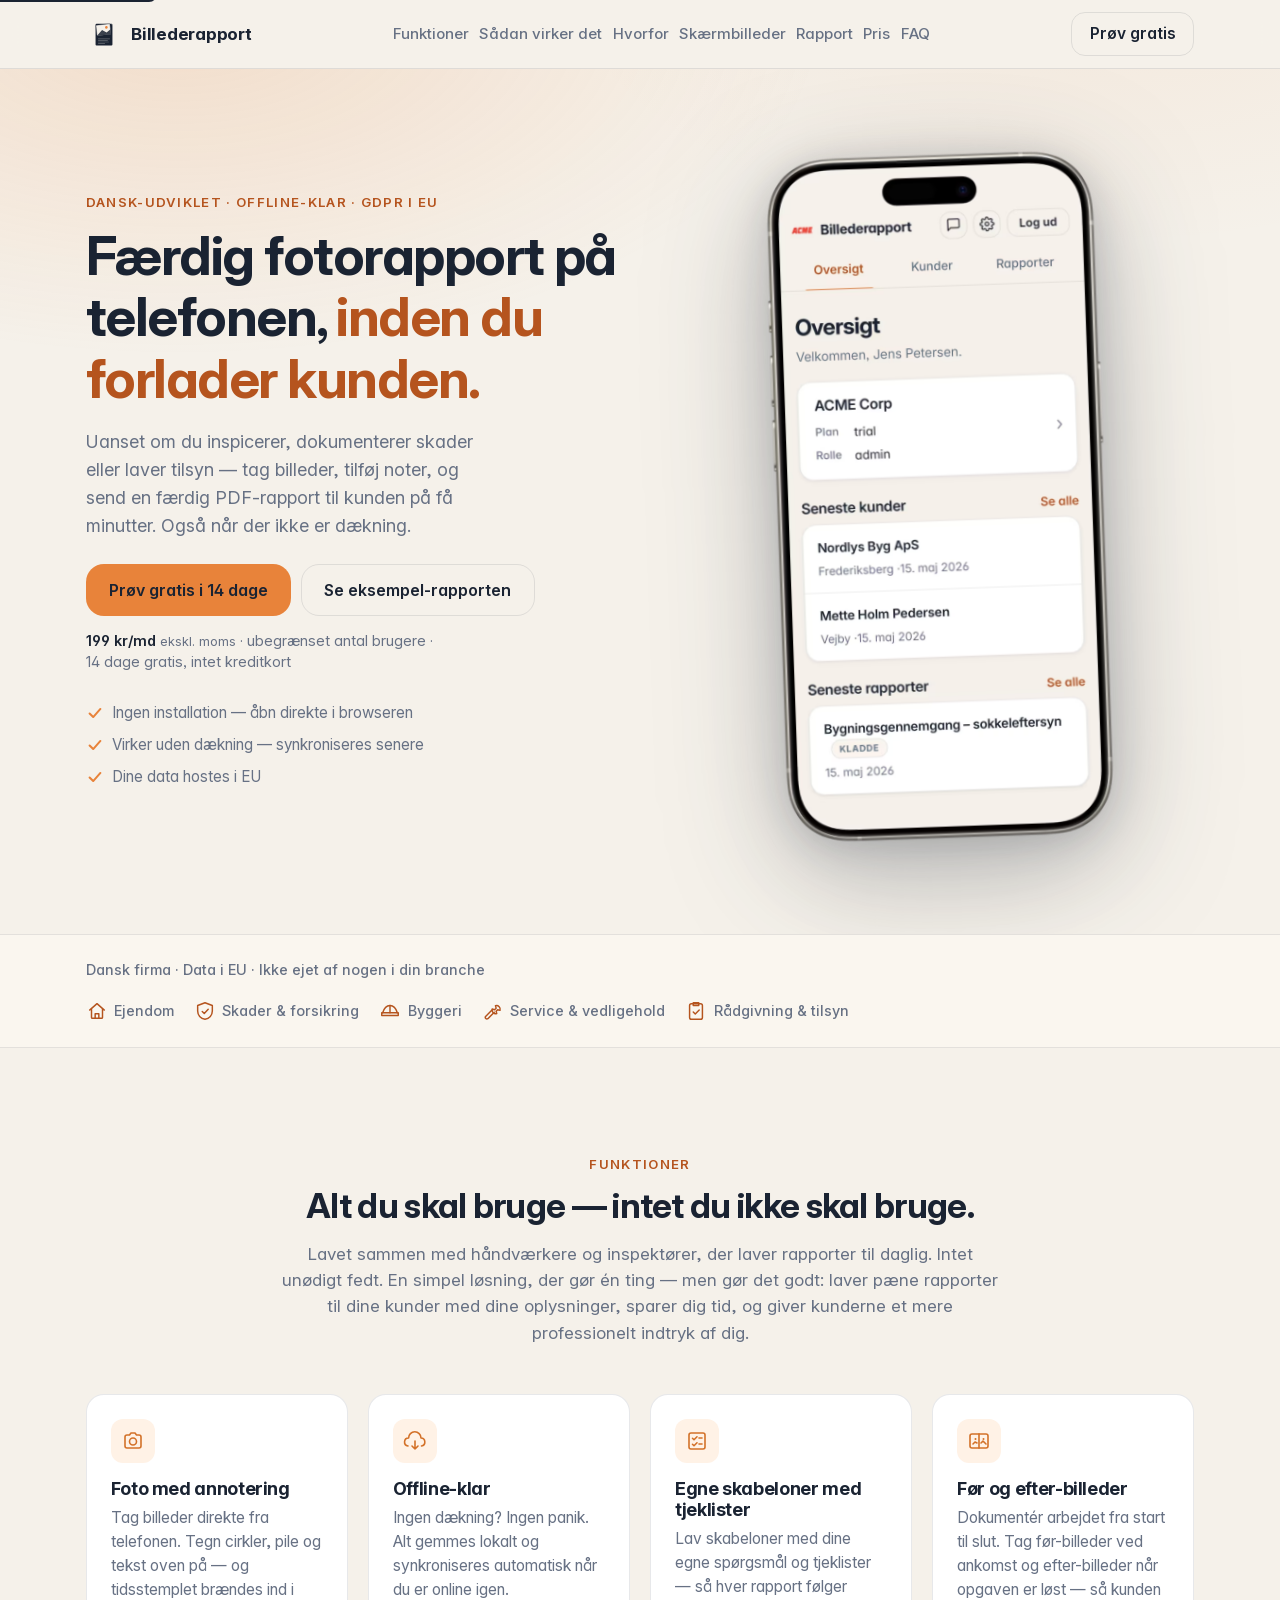
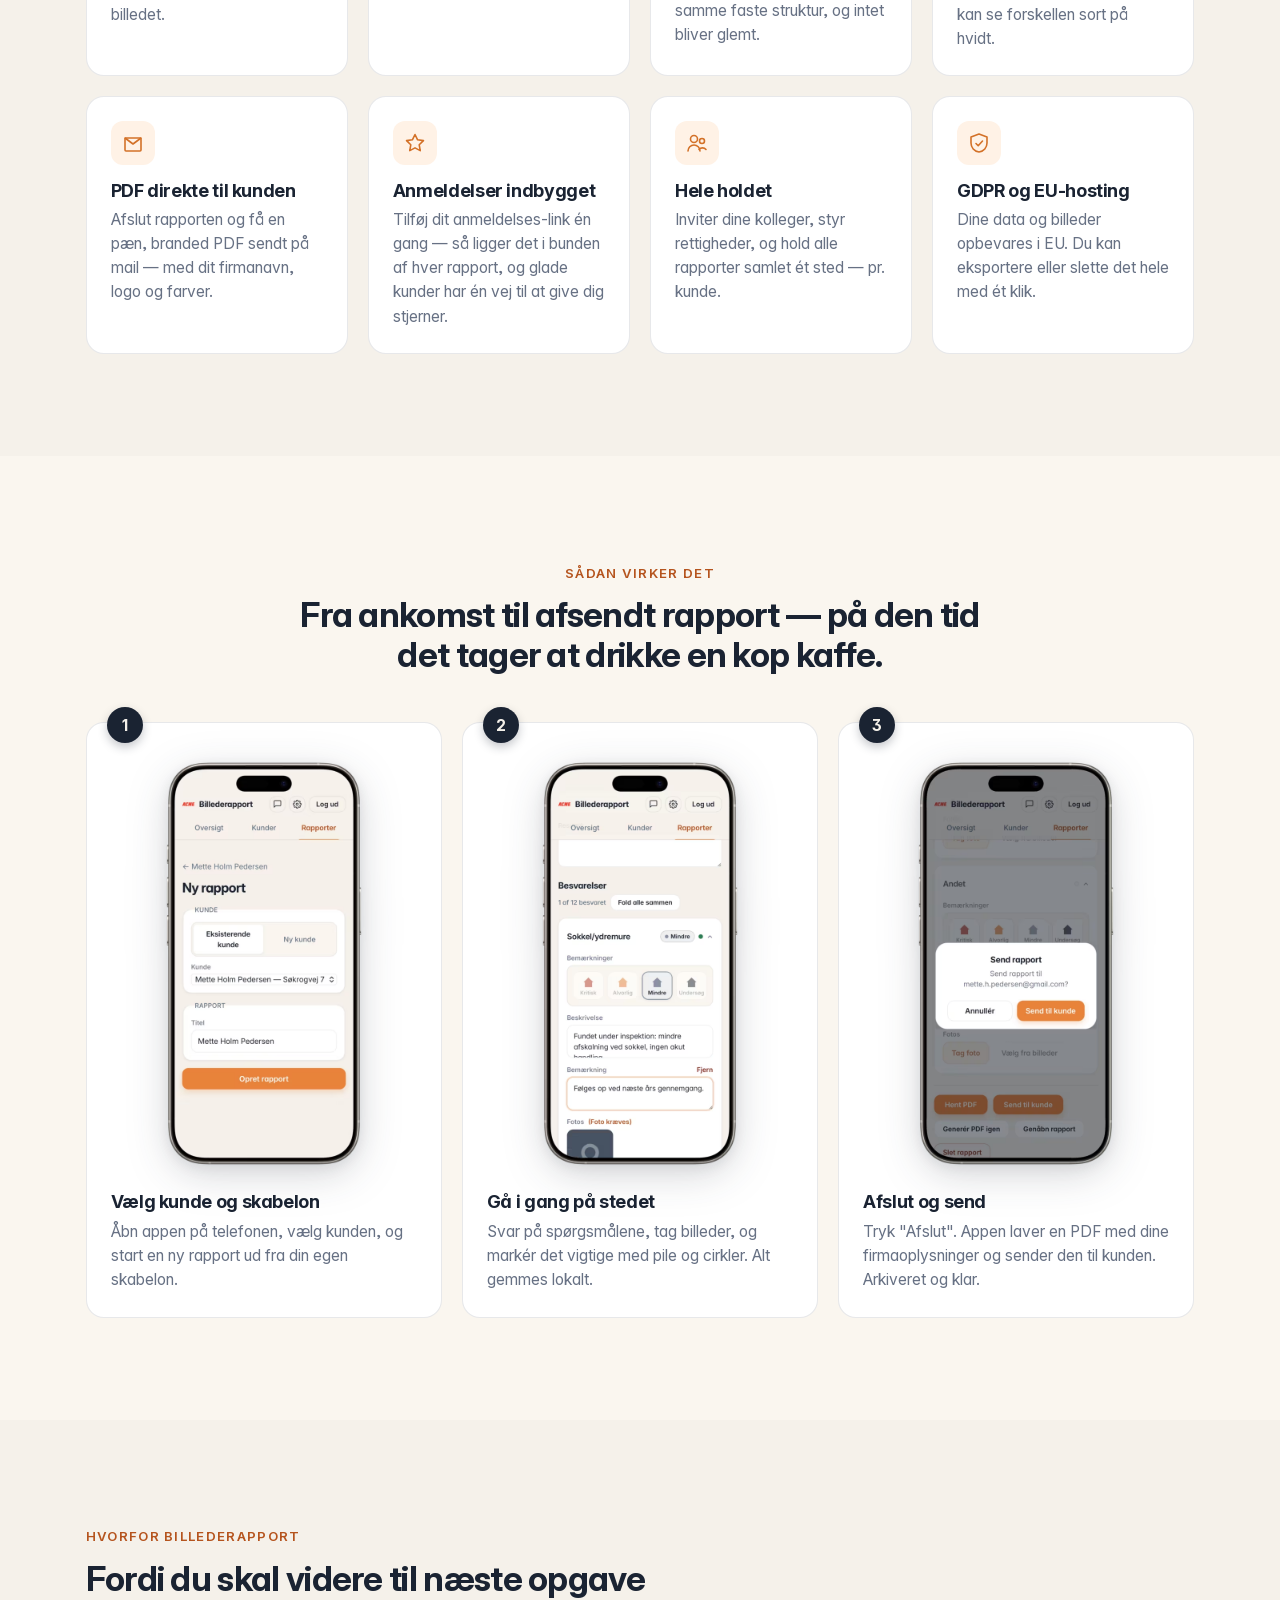
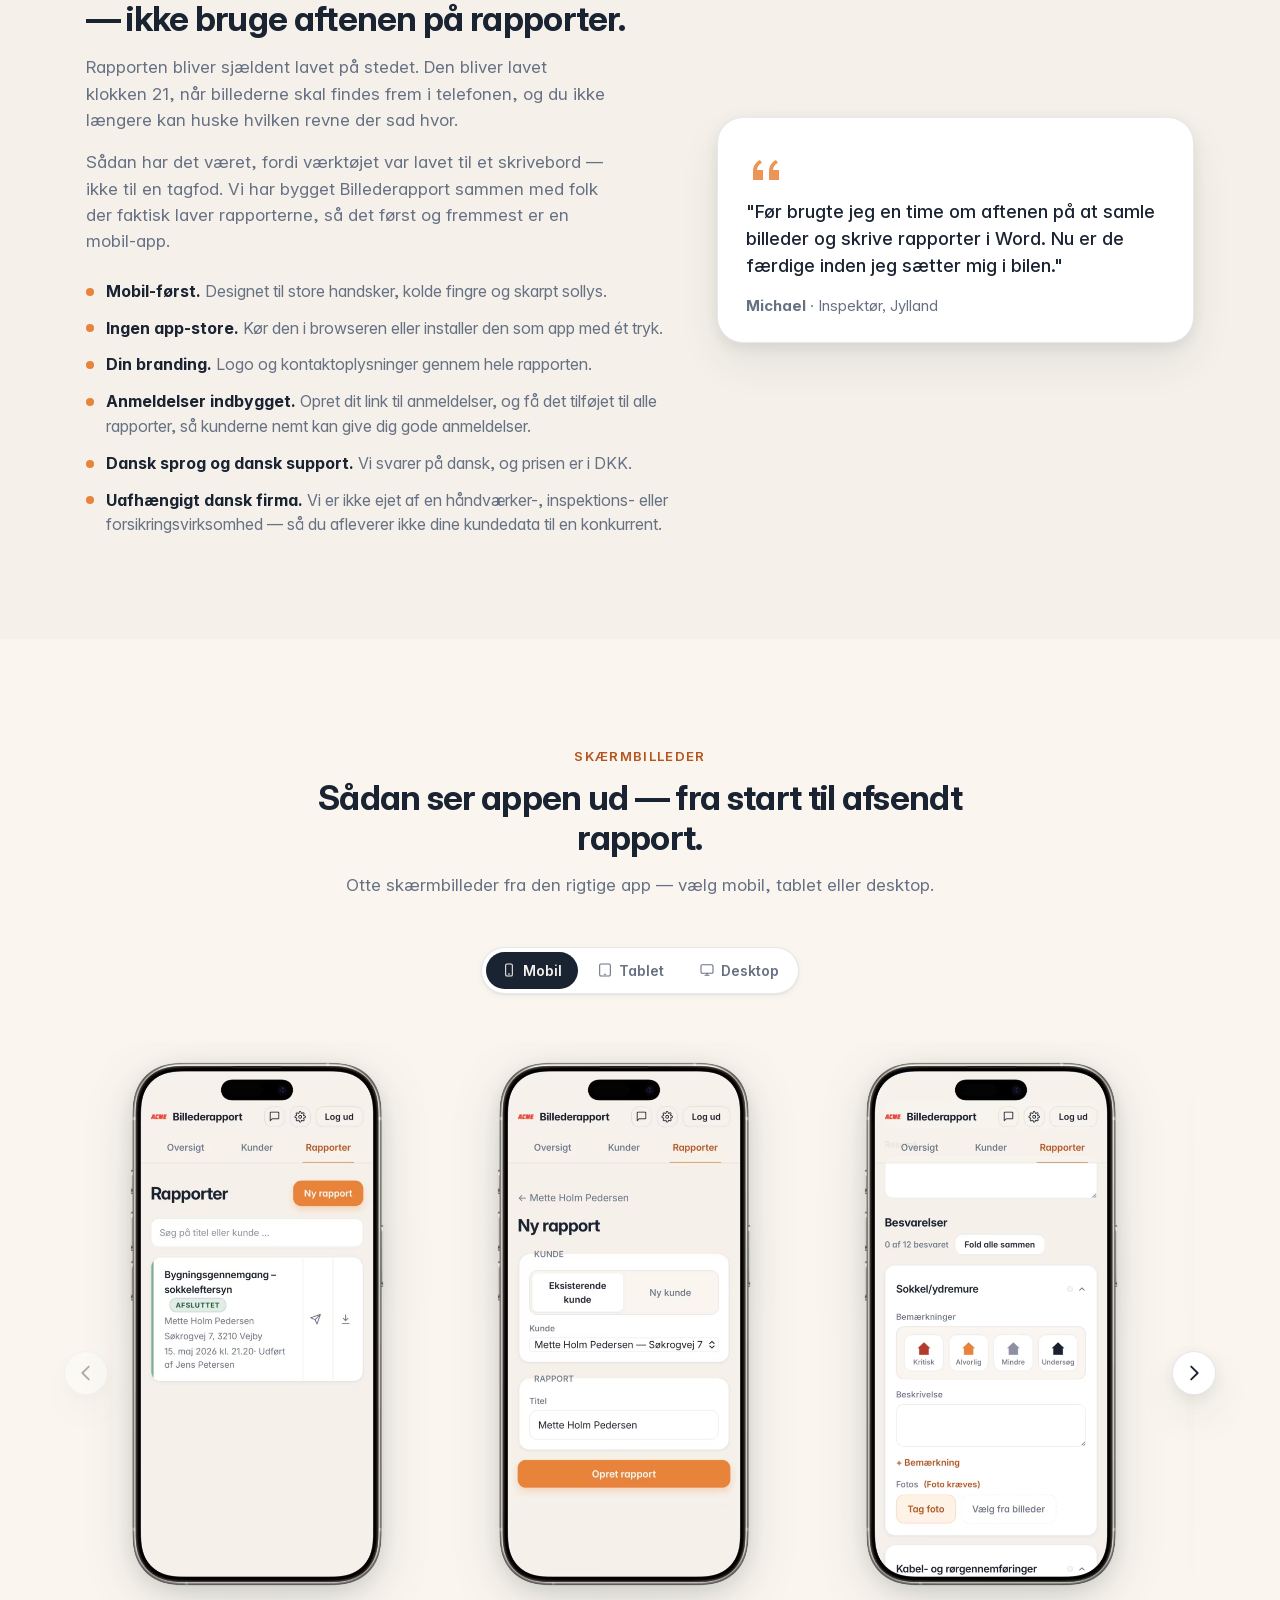
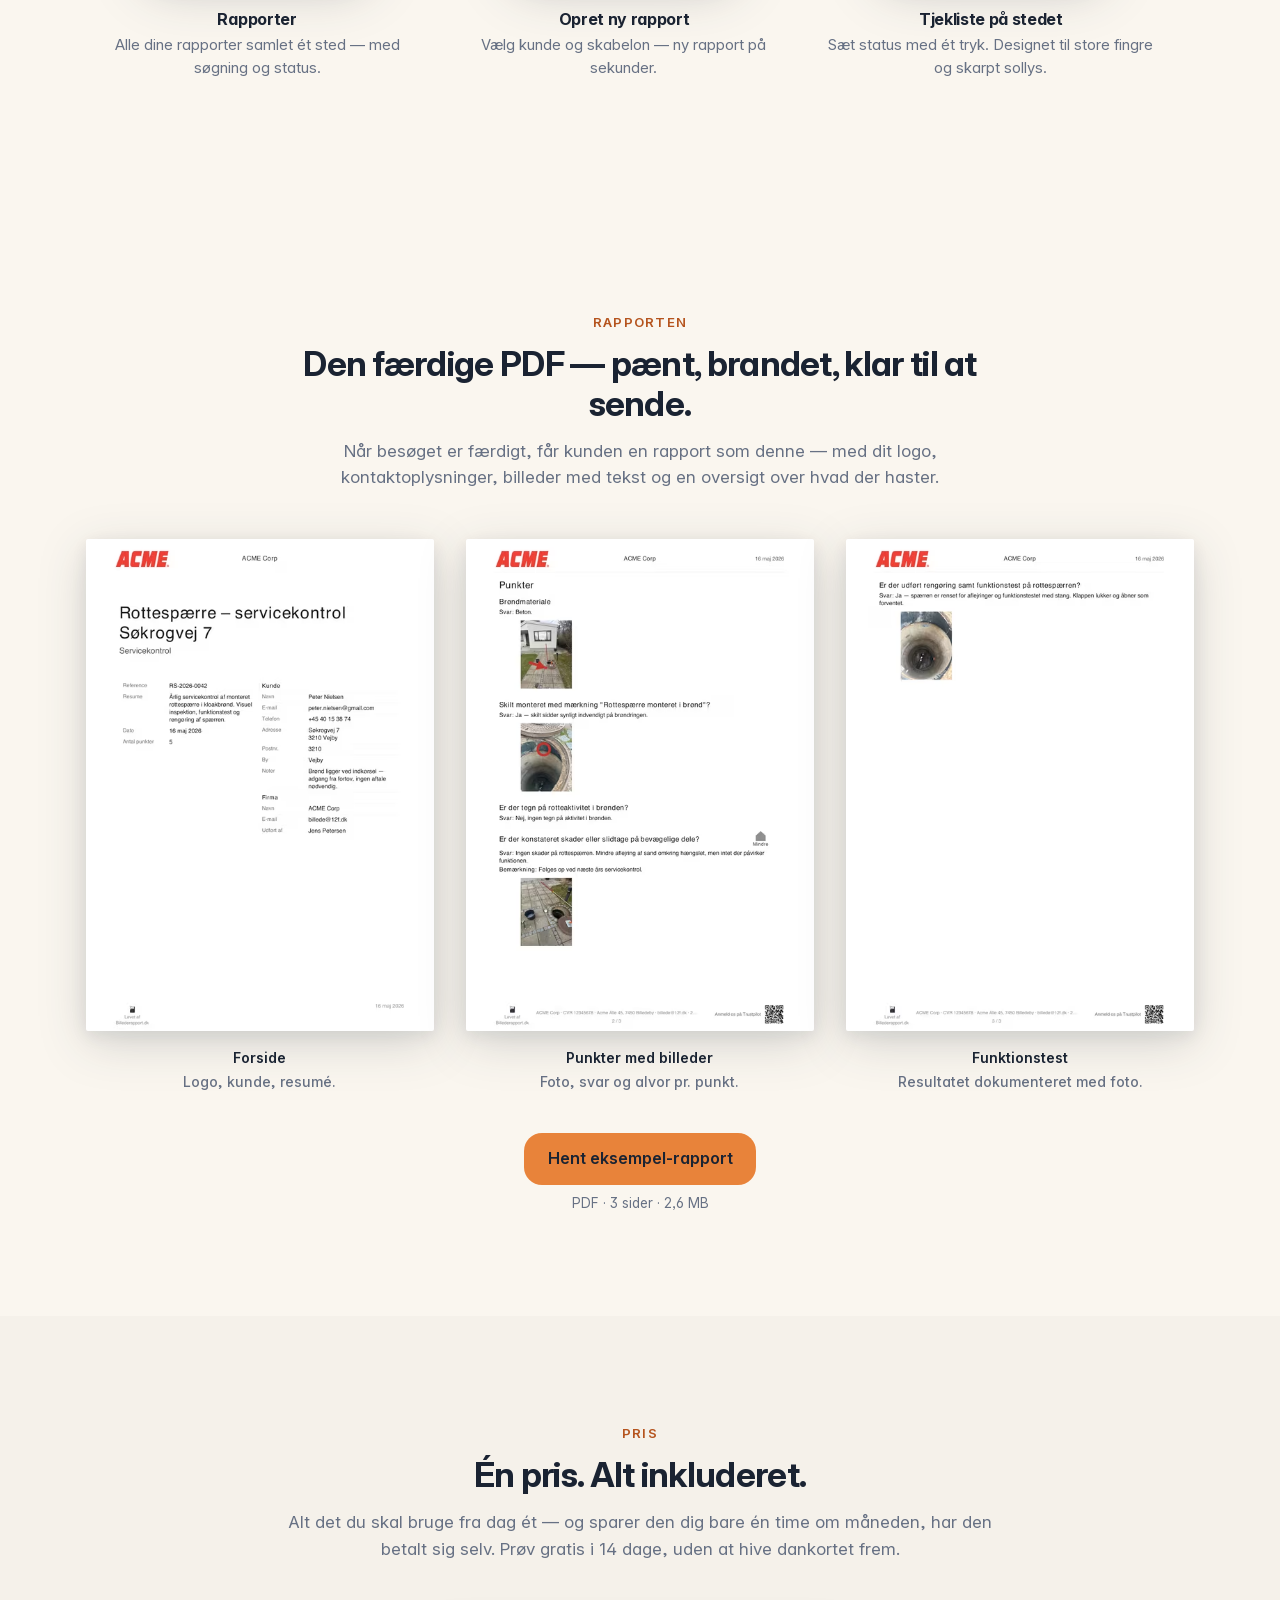
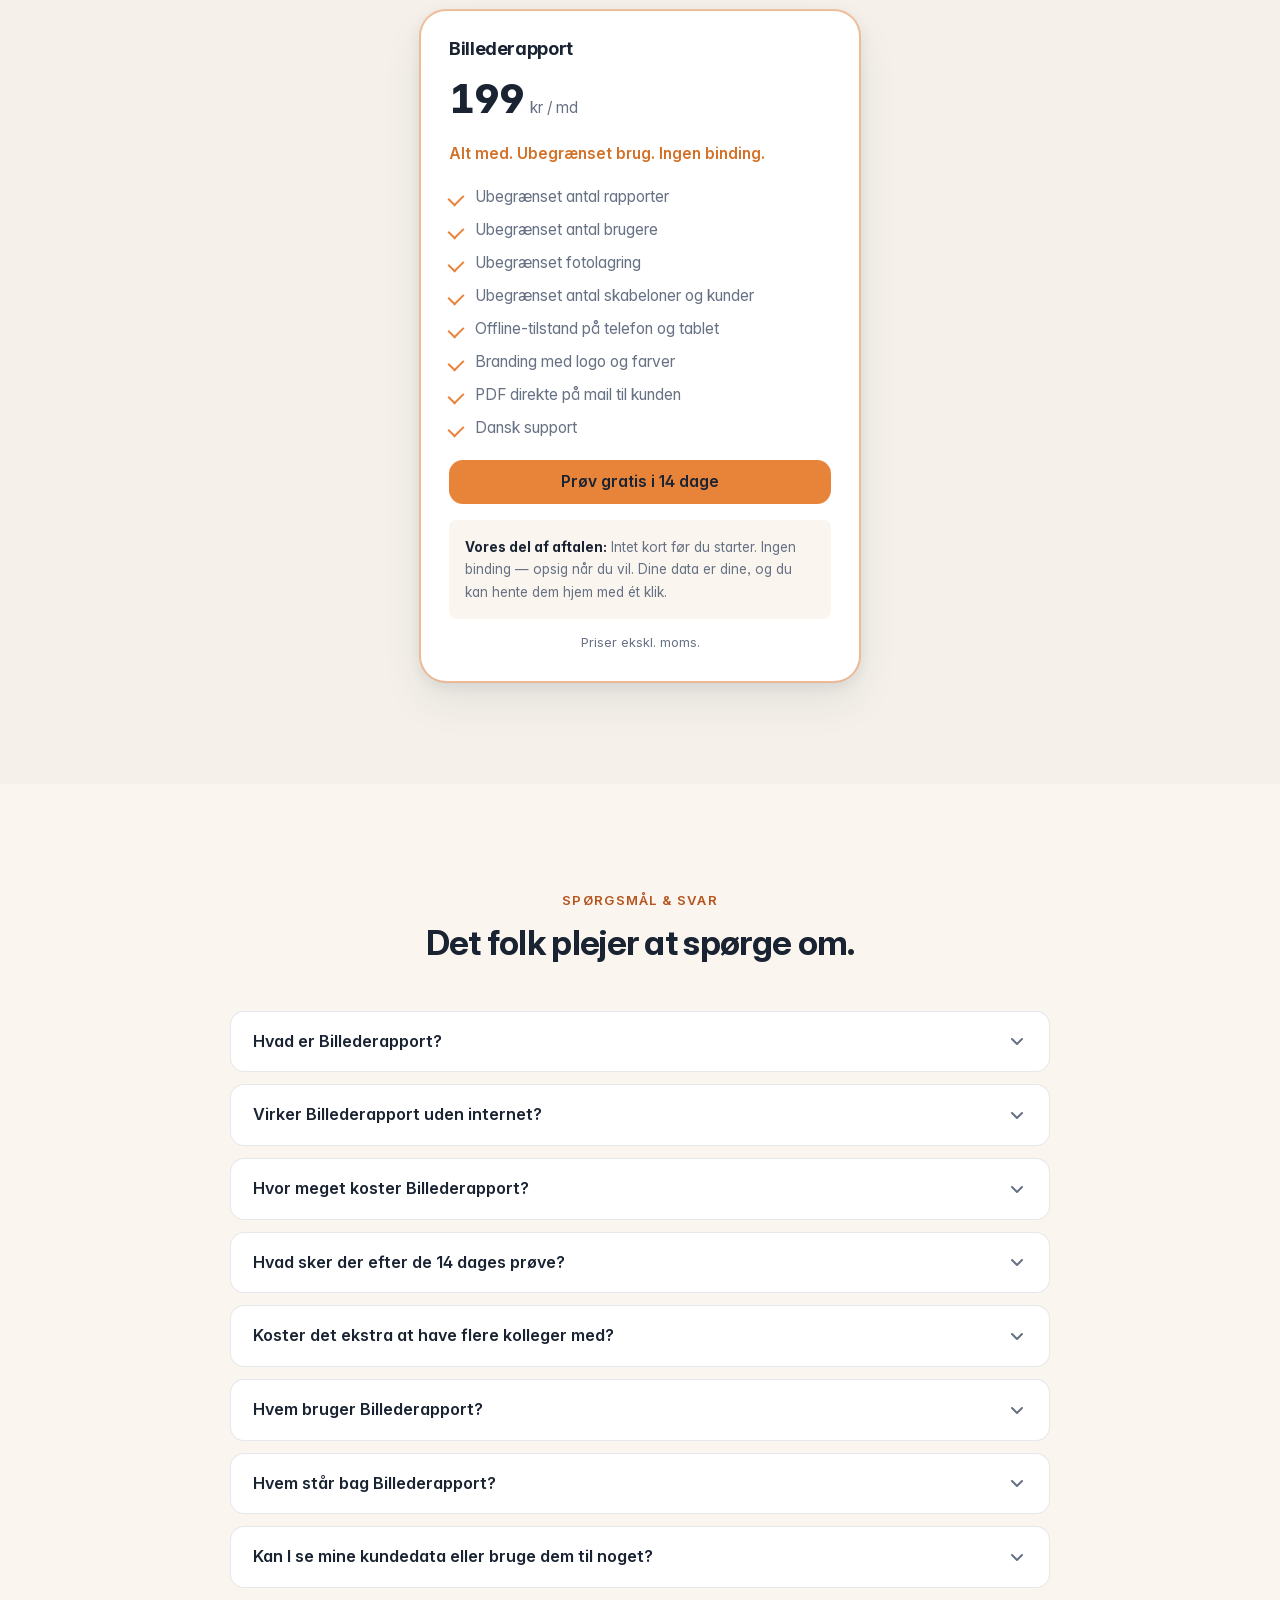
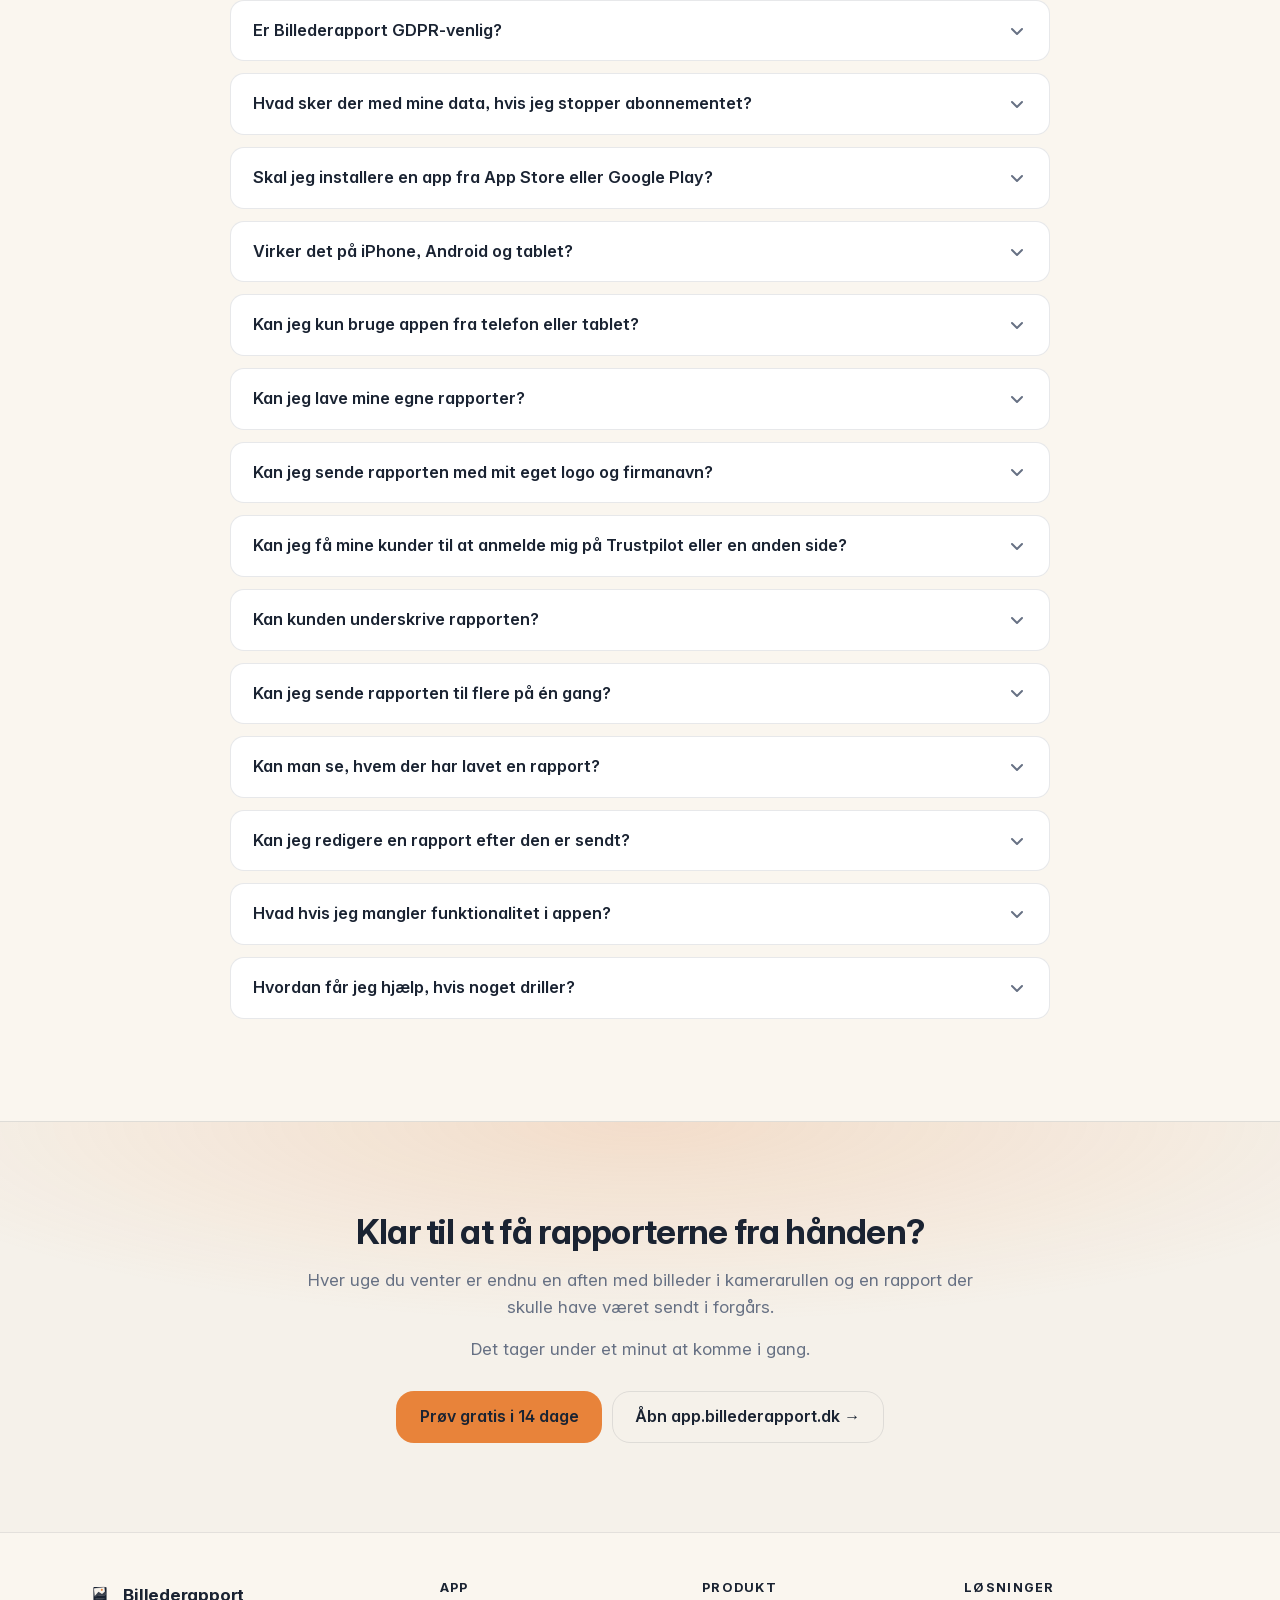
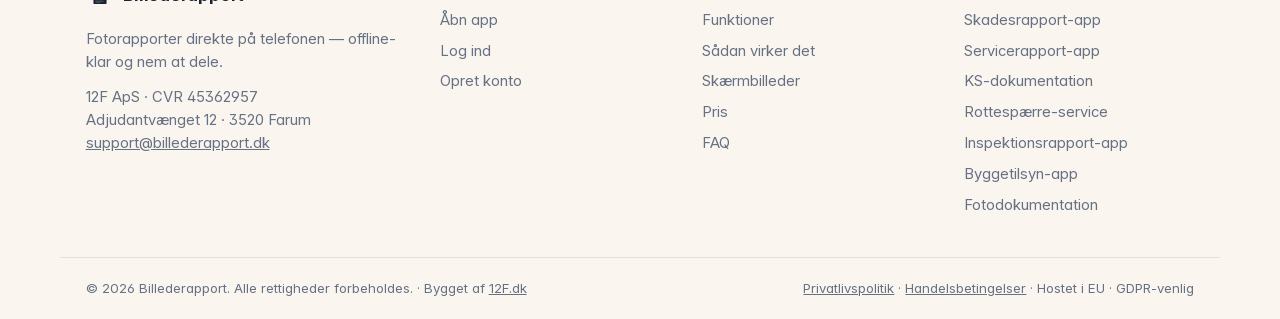
<file: index.html>
<!doctype html>
<html lang="da">
  <head>
    <meta charset="utf-8" />
    <meta name="viewport" content="width=device-width, initial-scale=1, viewport-fit=cover" />
    <meta name="theme-color" content="#F5F1EA" media="(prefers-color-scheme: light)" />
    <meta name="theme-color" content="#0E1520" media="(prefers-color-scheme: dark)" />
    <meta name="color-scheme" content="light dark" />

    <title>Fotorapport-app til håndværkere og inspektører | Billederapport</title>
    <meta name="description" content="Slut med at samle billeder og skrive rapporter om aftenen. Lav fotorapporten færdig på telefonen hos kunden — også uden dækning. Dansk, GDPR og data i EU." />

    <meta property="og:type" content="website" />
    <meta property="og:locale" content="da_DK" />
    <meta property="og:title" content="Fotorapport-app til håndværkere og inspektører | Billederapport" />
    <meta
      property="og:description"
      content="Slut med at skrive rapporter om aftenen. Lav fotorapporten færdig på telefonen hos kunden — også uden dækning."
    />
    <meta property="og:image" content="https://billederapport.dk/assets/og/og-card.png" />
    <meta property="og:image:width" content="1200" />
    <meta property="og:image:height" content="630" />
    <meta property="og:url" content="https://billederapport.dk/" />
    <meta name="twitter:card" content="summary_large_image" />
    <meta name="twitter:image" content="https://billederapport.dk/assets/og/og-card.png" />

    <link rel="icon" href="/favicon.ico" sizes="any" />
    <link rel="icon" type="image/svg+xml" href="/assets/logo/logo-color.svg" media="(prefers-color-scheme: light)" />
    <link rel="icon" type="image/svg+xml" href="/assets/logo/logo-dark.svg" media="(prefers-color-scheme: dark)" />
    <link rel="apple-touch-icon" sizes="180x180" href="/assets/logo/apple-touch-icon.png" />

    <link rel="canonical" href="https://billederapport.dk/" />
    <link rel="alternate" hreflang="da-DK" href="https://billederapport.dk/" />
    <link rel="alternate" hreflang="x-default" href="https://billederapport.dk/" />

    <meta name="robots" content="index, follow, max-image-preview:large, max-snippet:-1, max-video-preview:-1" />
    <meta name="author" content="Billederapport" />
    <meta name="publisher" content="Billederapport" />
    <meta name="geo.region" content="DK" />
    <meta name="geo.placename" content="Denmark" />
    <meta name="language" content="Danish" />
    <meta name="keywords" content="fotorapport, fotorapport app, skadesrapport, inspektionsrapport, tilsynsrapport, fotodokumentation, byggetilsyn, mobil rapport, PDF rapport, håndværker app, GDPR, offline" />

    <meta property="og:site_name" content="Billederapport" />
    <meta property="og:image:alt" content="Billederapport — fotorapport på telefonen med branded PDF" />
    <meta property="og:image:type" content="image/png" />
    <meta name="twitter:title" content="Fotorapport-app til håndværkere og inspektører | Billederapport" />
    <meta name="twitter:description" content="Slut med at skrive rapporter om aftenen. Lav fotorapporten færdig på telefonen hos kunden — også uden dækning." />
    <meta name="twitter:image:alt" content="Billederapport — fotorapport på telefonen med branded PDF" />

    <meta name="apple-mobile-web-app-title" content="Billederapport" />
    <meta name="application-name" content="Billederapport" />

    <link rel="preload" href="/assets/fonts/InterVariable-v2.woff2" as="font" type="font/woff2" crossorigin />
    <link rel="dns-prefetch" href="https://app.billederapport.dk" />
    <link rel="dns-prefetch" href="https://umami.robert-jensen.dk" />
    <style>
@font-face {
  font-family: 'InterVariable';
  font-style: normal;
  font-weight: 100 900;
  font-display: swap;
  src: url('/assets/fonts/InterVariable-v2.woff2') format('woff2-variations');
}

/* ---------- Tokens ---------- */
:root {
  --ink: #1a2332;
  --ink-soft: #3a4657;
  --ink-muted: #677184;
  --paper: #f5f1ea;
  --paper-soft: #faf6ef;
  --paper-strong: #ece6db;
  --accent: #e8833a;
  --accent-strong: #d37128;
  --accent-text: #b5541e;
  --accent-soft: #fff2e6;
  --dark-bg: #0e1520;
  --dark-surface: #141c2a;
  --dark-surface-2: #1c2637;
  --dark-border: #27344a;
  --ring: rgba(232, 131, 58, 0.35);
  --radius-sm: 8px;
  --radius: 14px;
  --radius-lg: 18px;
  --radius-xl: 26px;
  --shadow-sm: 0 1px 2px rgba(26, 35, 50, 0.06), 0 2px 6px rgba(26, 35, 50, 0.05);
  --shadow: 0 4px 14px rgba(26, 35, 50, 0.08), 0 20px 40px rgba(26, 35, 50, 0.08);
  --shadow-lg: 0 20px 60px rgba(26, 35, 50, 0.18);
  --bg: var(--paper);
  --surface: #ffffff;
  --surface-2: var(--paper-soft);
  --text: var(--ink);
  --text-muted: var(--ink-muted);
  --border: rgba(26, 35, 50, 0.1);
  --font-sans:
    'Inter', -apple-system, BlinkMacSystemFont, 'Segoe UI', Roboto, Helvetica,
    Arial, sans-serif;
}

@supports (font-variation-settings: normal) {
  :root {
    --font-sans:
      'InterVariable', -apple-system, BlinkMacSystemFont, 'Segoe UI', Roboto,
      Helvetica, Arial, sans-serif;
  }
}

@media (prefers-color-scheme: dark) {
  :root {
    --bg: var(--dark-bg);
    --surface: var(--dark-surface);
    --surface-2: var(--dark-surface-2);
    --text: #eef1f6;
    --text-muted: #8b97ad;
    --border: var(--dark-border);
    --paper-strong: #1c2637;
    --accent-soft: rgba(232, 131, 58, 0.14);
    --accent-text: #e8833a;
  }
}

/* ---------- Reset ---------- */
*,
*::before,
*::after {
  box-sizing: border-box;
}
html {
  -webkit-text-size-adjust: 100%;
  scroll-behavior: smooth;
  scroll-padding-top: 84px;
}
body {
  margin: 0;
  font-family: var(--font-sans);
  font-size: 17px;
  line-height: 1.55;
  color: var(--text);
  background: var(--bg);
  -webkit-font-smoothing: antialiased;
  -moz-osx-font-smoothing: grayscale;
  font-feature-settings: 'cv11', 'ss01', 'ss03';
}
img,
svg {
  display: block;
  max-width: 100%;
}
a {
  color: inherit;
}
h1,
h2,
h3,
h4 {
  margin: 0;
  color: var(--text);
  letter-spacing: -0.02em;
  font-weight: 700;
  line-height: 1.15;
}
h1 {
  font-size: clamp(2.1rem, 2.2vw + 1.6rem, 3.6rem);
  letter-spacing: -0.028em;
}
h2 {
  font-size: clamp(1.6rem, 1.2vw + 1.2rem, 2.4rem);
}
h3 {
  font-size: 1.125rem;
}
p {
  margin: 0;
}
ul,
ol {
  margin: 0;
  padding: 0;
  list-style: none;
}
button {
  font: inherit;
}

.skip-link {
  position: fixed;
  left: 0;
  top: -40px;
  background: var(--ink);
  color: var(--paper);
  padding: 0.5rem 0.75rem;
  border-radius: 0 0 8px 0;
  z-index: 100;
  text-decoration: none;
}
.skip-link:focus {
  top: 0;
}

/* ---------- Layout ---------- */
.container {
  width: 100%;
  max-width: 1160px;
  margin: 0 auto;
  padding: 0 clamp(1rem, 2vw, 2rem);
}

.section {
  padding: clamp(4rem, 8vw, 7rem) 0;
}
.section-alt {
  background: var(--surface-2);
}

.section-head {
  max-width: 720px;
  margin: 0 auto 3rem;
  text-align: center;
}
.section-head .section-lede {
  margin-top: 0.9rem;
  color: var(--text-muted);
  font-size: 1.0625rem;
}

.eyebrow {
  display: inline-block;
  margin-bottom: 0.75rem;
  color: var(--accent-text);
  font-size: 0.825rem;
  font-weight: 600;
  letter-spacing: 0.1em;
  text-transform: uppercase;
}

.accent {
  color: var(--accent-text);
}

/* ---------- Buttons ---------- */
.btn {
  display: inline-flex;
  align-items: center;
  justify-content: center;
  gap: 0.4rem;
  height: 44px;
  padding: 0 1.1rem;
  border-radius: var(--radius);
  font-size: 0.975rem;
  font-weight: 600;
  text-decoration: none;
  border: 1px solid transparent;
  transition:
    transform 0.08s ease,
    background-color 0.15s ease,
    border-color 0.15s ease,
    box-shadow 0.15s ease,
    opacity 0.15s ease;
  white-space: nowrap;
}
.btn:active {
  transform: scale(0.985);
}
.btn:focus-visible {
  outline: none;
  box-shadow: 0 0 0 3px var(--ring);
}
.btn-primary {
  background: var(--accent);
  color: var(--ink);
}
.btn-primary:hover {
  background: var(--accent-strong);
  color: var(--ink);
}
.btn-ghost {
  background: transparent;
  color: var(--text);
  border-color: var(--border);
}
.btn-ghost:hover {
  background: var(--surface-2);
}
.btn-lg {
  height: 52px;
  padding: 0 1.4rem;
  font-size: 1rem;
  border-radius: var(--radius-lg);
}
.btn-block {
  width: 100%;
}

/* Shared focus ring for non-button interactive elements */
.brand:focus-visible,
.nav-links a:focus-visible,
.footer-col a:focus-visible,
.cta-row a:focus-visible {
  outline: none;
  box-shadow: 0 0 0 3px var(--ring);
  border-radius: 6px;
  opacity: 1;
}

/* ---------- Header ---------- */
.site-header {
  position: sticky;
  top: 0;
  z-index: 20;
  background: color-mix(in srgb, var(--bg) 85%, transparent);
  backdrop-filter: saturate(1.2) blur(14px);
  -webkit-backdrop-filter: saturate(1.2) blur(14px);
  border-bottom: 1px solid var(--border);
}
.nav {
  display: flex;
  align-items: center;
  justify-content: space-between;
  height: 68px;
  gap: 1rem;
}
.brand {
  display: inline-flex;
  align-items: center;
  gap: 0.6rem;
  text-decoration: none;
  color: var(--text);
  font-weight: 700;
  letter-spacing: -0.015em;
}
.brand-name {
  font-size: 1.0625rem;
}
.brand-mark {
  border-radius: 8px;
}
.brand-mark-dark {
  display: none;
}
@media (prefers-color-scheme: dark) {
  .brand-mark-light {
    display: none;
  }
  .brand-mark-dark {
    display: block;
  }
}

.nav-links {
  display: none;
  gap: clamp(0.3rem, 0.8vw, 1.5rem);
  font-size: clamp(0.8125rem, 0.3vw + 0.7rem, 0.95rem);
}
.nav-links a {
  text-decoration: none;
  color: var(--text-muted);
  font-weight: 500;
  white-space: nowrap;
}
.nav-links a:hover {
  color: var(--text);
}
.nav-actions {
  display: flex;
  align-items: center;
}
@media (min-width: 760px) {
  .nav-links {
    display: flex;
  }
}
@media (max-width: 399px) {
  .brand-name {
    display: none;
  }
  .btn {
    padding: 0 0.85rem;
    font-size: 0.9rem;
  }
}

/* ---------- Hero ---------- */
.hero {
  position: relative;
  padding: clamp(3rem, 5vw, 5rem) 0 clamp(4rem, 7vw, 6rem);
  overflow: hidden;
}
.hero::before {
  content: '';
  position: absolute;
  inset: -20% -10% auto -10%;
  height: 70%;
  background: radial-gradient(
      60% 80% at 20% 20%,
      rgba(232, 131, 58, 0.18) 0%,
      transparent 70%
    ),
    radial-gradient(
      60% 80% at 80% 10%,
      rgba(232, 131, 58, 0.08) 0%,
      transparent 60%
    );
  z-index: 0;
  pointer-events: none;
}
.hero-grid {
  position: relative;
  display: grid;
  grid-template-columns: 1fr;
  gap: clamp(2.5rem, 5vw, 4.5rem);
  align-items: center;
}
@media (min-width: 900px) {
  .hero-grid {
    grid-template-columns: 1.05fr 1fr;
  }
}
.hero-copy .lede {
  margin-top: 1.15rem;
  color: var(--text-muted);
  font-size: 1.125rem;
  max-width: 36ch;
}
.cta-row {
  display: flex;
  flex-wrap: wrap;
  gap: 0.6rem;
  margin-top: 1.5rem;
}
.cta-row-centered {
  justify-content: center;
}
.hero-price {
  margin-top: 0.85rem;
  color: var(--text-muted);
  font-size: 0.9rem;
  line-height: 1.5;
}
.hero-price strong {
  color: var(--text);
  font-weight: 600;
}
.hero-price-vat {
  font-size: 0.8rem;
}
.hero-price-item {
  white-space: nowrap;
}

.trust-points {
  margin-top: 1.75rem;
  display: grid;
  gap: 0.55rem;
  color: var(--text-muted);
  font-size: 0.95rem;
}
.trust-points li {
  display: flex;
  align-items: center;
  gap: 0.55rem;
}
.trust-points svg {
  color: var(--accent);
  flex: 0 0 auto;
}

/* ---------- Hero visual: real app screenshot ---------- */
.hero-visual {
  position: relative;
  justify-self: center;
  width: 100%;
  max-width: 340px;
  margin-top: 1rem;
}
.phone {
  position: relative;
  display: block;
  width: 100%;
  filter:
    drop-shadow(0 30px 60px rgba(26, 35, 50, 0.28))
    drop-shadow(0 8px 18px rgba(26, 35, 50, 0.18));
  transform: rotate(-2deg);
  transform-origin: center;
}
.phone img {
  display: block;
  width: 100%;
  height: auto;
}

@media (max-width: 480px) {
  .hero-visual {
    max-width: 300px;
  }
  .phone {
    transform: none;
  }
}

@media (max-width: 420px) {
  .eyebrow {
    letter-spacing: 0.05em;
    font-size: 0.78rem;
  }
}

/* ---------- Strip ---------- */
.strip {
  padding: 1.5rem 0;
  border-top: 1px solid var(--border);
  border-bottom: 1px solid var(--border);
  background: var(--surface-2);
}
.strip-inner {
  display: flex;
  flex-wrap: wrap;
  align-items: center;
  gap: 1.2rem;
  justify-content: space-between;
}
.strip-text {
  color: var(--text-muted);
  font-size: 0.9rem;
  font-weight: 500;
}
.strip-icons {
  display: flex;
  flex-wrap: wrap;
  gap: 1.25rem;
  color: var(--text-muted);
  font-size: 0.9rem;
  font-weight: 500;
}
.strip-icons li {
  display: inline-flex;
  align-items: center;
  gap: 0.4rem;
}
.strip-icons svg {
  color: var(--accent-text);
  flex: 0 0 auto;
}
.strip-icons a {
  display: inline-flex;
  align-items: center;
  gap: 0.4rem;
  color: inherit;
  text-decoration: none;
}
.strip-icons a:hover {
  color: var(--text);
  text-decoration: underline;
}
.strip-icons a:focus-visible {
  outline: none;
  box-shadow: 0 0 0 3px var(--ring);
  border-radius: 6px;
}

/* ---------- Features ---------- */
.feature-grid {
  display: grid;
  gap: 1.25rem;
  grid-template-columns: repeat(auto-fit, minmax(260px, 1fr));
}
.feature {
  padding: 1.5rem;
  background: var(--surface);
  border: 1px solid var(--border);
  border-radius: var(--radius-lg);
  transition:
    transform 0.15s ease,
    box-shadow 0.15s ease,
    border-color 0.15s ease;
}
.feature:hover {
  transform: translateY(-2px);
  box-shadow: var(--shadow);
  border-color: color-mix(in srgb, var(--accent) 30%, var(--border));
}
.feature-icon {
  width: 44px;
  height: 44px;
  border-radius: 12px;
  background: var(--accent-soft);
  color: var(--accent-strong);
  display: flex;
  align-items: center;
  justify-content: center;
  margin-bottom: 1rem;
}
.feature h3 {
  margin-bottom: 0.4rem;
}
.feature p {
  color: var(--text-muted);
  font-size: 0.975rem;
}

/* ---------- Steps ---------- */
.steps {
  display: grid;
  gap: 1.25rem;
  grid-template-columns: repeat(auto-fit, minmax(260px, 1fr));
  counter-reset: step;
}
.step {
  position: relative;
  padding: 1.75rem 1.5rem 1.5rem;
  background: var(--surface);
  border: 1px solid var(--border);
  border-radius: var(--radius-lg);
  display: flex;
  flex-direction: column;
}
.step-num {
  position: absolute;
  top: -16px;
  left: 20px;
  width: 36px;
  height: 36px;
  display: flex;
  align-items: center;
  justify-content: center;
  border-radius: 999px;
  background: var(--ink);
  color: var(--paper);
  font-weight: 700;
  font-size: 0.95rem;
  box-shadow: 0 4px 10px rgba(26, 35, 50, 0.25);
  z-index: 1;
}
@media (prefers-color-scheme: dark) {
  .step-num {
    background: var(--accent);
    color: #fff;
  }
}
.step-img {
  display: block;
  width: 100%;
  max-width: 200px;
  margin: 0.5rem auto 1.5rem;
  filter:
    drop-shadow(0 10px 20px rgba(26, 35, 50, 0.18))
    drop-shadow(0 3px 6px rgba(26, 35, 50, 0.08));
}
.step-img img {
  display: block;
  width: 100%;
  height: auto;
}
.step h3 {
  margin-bottom: 0.45rem;
}
.step p {
  color: var(--text-muted);
  font-size: 0.975rem;
}

/* ---------- Why + quote ---------- */
.why-grid {
  display: grid;
  gap: 3rem;
  grid-template-columns: 1fr;
  align-items: center;
}
@media (min-width: 900px) {
  .why-grid {
    grid-template-columns: 1.1fr 0.9fr;
  }
}
.why-copy .section-lede {
  margin-top: 1rem;
  color: var(--text-muted);
  font-size: 1.0625rem;
  max-width: 52ch;
}
.why-list {
  margin-top: 1.5rem;
  display: grid;
  gap: 0.75rem;
  color: var(--text-muted);
  font-size: 1rem;
}
.why-list li {
  padding-left: 1.25rem;
  position: relative;
}
.why-list li::before {
  content: '';
  position: absolute;
  left: 0;
  top: 0.55em;
  width: 8px;
  height: 8px;
  border-radius: 999px;
  background: var(--accent);
}
.why-list strong {
  color: var(--text);
}

.quote-card {
  position: relative;
  padding: 2rem 1.75rem 1.5rem;
  background: var(--surface);
  border: 1px solid var(--border);
  border-radius: var(--radius-xl);
  box-shadow: var(--shadow);
}
.quote-card blockquote {
  margin: 0 0 1rem;
  font-size: 1.125rem;
  line-height: 1.5;
  color: var(--text);
  font-weight: 500;
}
.quote-card figcaption {
  color: var(--text-muted);
  font-size: 0.925rem;
}
.quote-mark {
  color: var(--accent);
  opacity: 0.85;
  margin-bottom: 0.5rem;
}

/* ---------- Screenshots gallery ---------- */
.device-toggle {
  display: flex;
  gap: 4px;
  padding: 4px;
  width: fit-content;
  margin: 0 auto 3rem;
  background: var(--surface);
  border: 1px solid var(--border);
  border-radius: 999px;
  box-shadow: var(--shadow-sm);
}
.device-toggle button {
  border: none;
  background: transparent;
  color: var(--text-muted);
  font-size: 0.875rem;
  font-weight: 600;
  padding: 0.5rem 0.95rem;
  border-radius: 999px;
  cursor: pointer;
  display: inline-flex;
  align-items: center;
  gap: 0.4rem;
  transition: background-color 0.15s ease, color 0.15s ease;
}
.device-toggle button:hover {
  color: var(--text);
}
.device-toggle button.is-active {
  background: var(--ink);
  color: #f5f1ea;
}
.device-toggle button:focus-visible {
  outline: 3px solid var(--ring);
  outline-offset: 2px;
}
@media (prefers-color-scheme: dark) {
  .device-toggle button.is-active {
    background: var(--accent);
    color: var(--ink);
  }
}

.carousel {
  position: relative;
  max-width: 1160px;
  margin: 0 auto;
}
.shots-grid {
  display: flex;
  gap: 1.5rem;
  overflow-x: auto;
  overflow-y: hidden;
  scroll-snap-type: x mandatory;
  scroll-behavior: smooth;
  padding: 1rem 1rem 1.5rem;
  scrollbar-width: none;
  -ms-overflow-style: none;
}
.shots-grid::-webkit-scrollbar {
  display: none;
}
.shots-grid[data-device='mobile'] .shot {
  flex: 0 0 max(240px, calc((100% - 3rem) / 3));
}
.shots-grid[data-device='tablet'] .shot {
  flex: 0 0 max(300px, calc((100% - 1.5rem) / 2));
}
.shots-grid[data-device='desktop'] .shot {
  flex: 0 0 max(360px, 100%);
}
.shot {
  display: flex;
  flex-direction: column;
  align-items: center;
  text-align: center;
  scroll-snap-align: start;
}
.shot-img {
  display: block;
  width: 100%;
  filter:
    drop-shadow(0 12px 24px rgba(26, 35, 50, 0.16))
    drop-shadow(0 4px 8px rgba(26, 35, 50, 0.08));
}
.shots-grid[data-device='mobile'] .shot-img {
  max-width: 260px;
}
.shots-grid[data-device='tablet'] .shot-img {
  max-width: 360px;
}
.shots-grid[data-device='desktop'] .shot-img {
  max-width: 720px;
}
.shot-img img {
  display: block;
  width: 100%;
  height: auto;
}
.shot-caption {
  margin-top: 1.25rem;
  max-width: 36ch;
}
.shot-caption h3 {
  font-size: 1rem;
  font-weight: 700;
}
.shot-caption p {
  margin-top: 0.4rem;
  color: var(--text-muted);
  font-size: 0.925rem;
  line-height: 1.5;
}

.carousel-arrow {
  position: absolute;
  top: 50%;
  transform: translateY(-50%);
  width: 44px;
  height: 44px;
  display: flex;
  align-items: center;
  justify-content: center;
  background: var(--surface);
  border: 1px solid var(--border);
  border-radius: 999px;
  color: var(--text);
  cursor: pointer;
  box-shadow: var(--shadow);
  z-index: 2;
  transition: background-color 0.15s ease, color 0.15s ease, opacity 0.15s ease;
}
.carousel-arrow:hover:not(:disabled) {
  background: var(--ink);
  color: var(--paper);
}
.carousel-arrow:focus-visible {
  outline: 3px solid var(--ring);
  outline-offset: 2px;
}
.carousel-arrow:disabled {
  opacity: 0.35;
  cursor: not-allowed;
}
.carousel-prev {
  left: -8px;
}
.carousel-next {
  right: -8px;
}
@media (min-width: 760px) {
  .carousel-prev {
    left: -22px;
  }
  .carousel-next {
    right: -22px;
  }
}

/* ---------- Report PDF showcase ---------- */
.report-pages {
  display: grid;
  gap: clamp(1.5rem, 3vw, 2rem);
  grid-template-columns: 1fr;
  max-width: 1160px;
  margin: 0 auto;
  list-style: none;
  padding: 0;
  justify-items: center;
}
@media (min-width: 760px) {
  .report-pages {
    grid-template-columns: repeat(3, 1fr);
    align-items: start;
  }
}
.report-page {
  display: flex;
  flex-direction: column;
  align-items: center;
  text-align: center;
  width: 100%;
  max-width: 420px;
}
.report-page picture {
  display: block;
  width: 100%;
  filter:
    drop-shadow(0 12px 24px rgba(26, 35, 50, 0.16))
    drop-shadow(0 4px 8px rgba(26, 35, 50, 0.08));
}
.report-page img {
  display: block;
  width: 100%;
  height: auto;
  border-radius: 2px;
}
.report-page-caption {
  margin-top: 1rem;
  color: var(--text-muted);
  font-size: 0.875rem;
  font-weight: 500;
  letter-spacing: 0;
}
.report-page-caption strong {
  display: block;
  color: var(--text);
  font-weight: 600;
  margin-bottom: 0.15rem;
}
.report-cta {
  margin-top: clamp(2rem, 4vw, 2.5rem);
  display: flex;
  flex-direction: column;
  align-items: center;
  gap: 0.5rem;
  text-align: center;
}
.report-cta-note {
  color: var(--text-muted);
  font-size: 0.85rem;
}

/* ---------- Plans ---------- */
.plans {
  display: grid;
  gap: 1.25rem;
  grid-template-columns: repeat(auto-fit, minmax(280px, 1fr));
  max-width: 820px;
  margin: 0 auto;
}
.plans-single {
  max-width: 440px;
  grid-template-columns: 1fr;
}
.plan-tagline {
  margin: -0.5rem 0 1.25rem;
  color: var(--accent-strong);
  font-weight: 600;
  font-size: 0.95rem;
}
.plan {
  position: relative;
  padding: 1.75rem;
  background: var(--surface);
  border: 1px solid var(--border);
  border-radius: var(--radius-xl);
  display: flex;
  flex-direction: column;
}
.plan-featured {
  border-color: color-mix(in srgb, var(--accent) 55%, transparent);
  box-shadow:
    0 0 0 1px color-mix(in srgb, var(--accent) 40%, transparent),
    var(--shadow);
}
.plan-badge {
  position: absolute;
  top: -12px;
  right: 20px;
  background: var(--accent);
  color: #fff;
  font-size: 0.75rem;
  font-weight: 700;
  letter-spacing: 0.06em;
  padding: 5px 10px;
  border-radius: 999px;
}
.plan-name {
  font-size: 1.125rem;
  color: var(--text);
}
.plan-price {
  margin: 0.5rem 0 1.25rem;
  display: flex;
  align-items: baseline;
  color: var(--text);
}
.plan-amount {
  font-size: 2.5rem;
  font-weight: 800;
  letter-spacing: -0.025em;
  color: var(--text);
  font-variant-numeric: tabular-nums;
  font-feature-settings: 'tnum' 1, 'cv11', 'ss01', 'ss03';
}
.plan-unit {
  margin-left: 0.35rem;
  color: var(--text-muted);
  font-size: 0.95rem;
}
.plan-list {
  flex: 1;
  display: grid;
  gap: 0.55rem;
  margin-bottom: 1.25rem;
  color: var(--text-muted);
}
.plan-list li {
  padding-left: 1.6rem;
  position: relative;
  font-size: 0.975rem;
}
.plan-list li::before {
  content: '';
  position: absolute;
  left: 0;
  top: 0.5em;
  width: 14px;
  height: 10px;
  border-left: 2px solid var(--accent);
  border-bottom: 2px solid var(--accent);
  transform: rotate(-45deg);
}
.plan-promise {
  margin-top: 1rem;
  padding: 1rem;
  border-radius: var(--radius-sm);
  background: var(--surface-2);
  font-size: 0.85rem;
  line-height: 1.65;
  color: var(--text-muted);
}
.plan-promise strong {
  color: var(--text);
}
.plan-foot {
  margin-top: 0.85rem;
  font-size: 0.8rem;
  color: var(--text-muted);
  text-align: center;
}

/* ---------- CTA ---------- */
.cta {
  padding: clamp(3.5rem, 7vw, 6rem) 0;
  background:
    radial-gradient(
      90% 70% at 50% 0%,
      rgba(232, 131, 58, 0.18) 0%,
      transparent 70%
    ),
    var(--bg);
  border-top: 1px solid var(--border);
}
.cta-inner {
  text-align: center;
  max-width: 720px;
}
.cta p {
  margin-top: 1rem;
  color: var(--text-muted);
  font-size: 1.0625rem;
}
.cta-inner .cta-row {
  margin-top: 1.75rem;
}

/* ---------- Footer ---------- */
.site-footer {
  background: var(--surface-2);
  border-top: 1px solid var(--border);
  padding: 3rem 0 1.25rem;
  color: var(--text-muted);
  font-size: 0.925rem;
}
.footer-grid {
  display: grid;
  gap: 2rem;
  grid-template-columns: 1fr;
}
@media (min-width: 680px) {
  .footer-grid {
    grid-template-columns: 1.4fr repeat(3, 1fr);
  }
}
.footer-tag {
  margin-top: 0.75rem;
  max-width: 36ch;
  color: var(--text-muted);
}
.footer-col {
  display: grid;
  gap: 0.5rem;
  align-content: start;
}
.footer-col h3 {
  font-size: 0.8rem;
  letter-spacing: 0.1em;
  text-transform: uppercase;
  color: var(--text);
  margin: 0 0 0.3rem;
  font-weight: 700;
}
.footer-col a {
  color: var(--text-muted);
  text-decoration: none;
}
.footer-col a:hover {
  color: var(--text);
}
.footer-bottom {
  margin-top: 2.5rem;
  padding-top: 1.25rem;
  border-top: 1px solid var(--border);
  display: flex;
  flex-wrap: wrap;
  justify-content: space-between;
  gap: 0.5rem;
  font-size: 0.825rem;
}
.footer-org {
  margin-top: 0.75rem;
  color: var(--text-muted);
}
.footer-org a {
  color: var(--text-muted);
}
.footer-org a:hover,
.footer-bottom a:hover {
  color: var(--text);
}
.footer-bottom a {
  color: var(--text-muted);
}
.footer-org a:focus-visible,
.footer-bottom a:focus-visible {
  outline: none;
  box-shadow: 0 0 0 3px var(--ring);
  border-radius: 6px;
}

/* ---------- Motion ---------- */
@media (prefers-reduced-motion: reduce) {
  *,
  *::before,
  *::after {
    transition-duration: 0.001ms !important;
    animation-duration: 0.001ms !important;
    scroll-behavior: auto !important;
  }
  .phone {
    transform: none;
  }
}

/* ---------- FAQ ---------- */
.faq-list {
  display: grid;
  gap: 12px;
  max-width: 820px;
  margin: 0 auto;
}
.faq-item {
  background: var(--surface);
  border: 1px solid var(--border);
  border-radius: var(--radius);
  overflow: hidden;
  transition: border-color 0.15s ease, box-shadow 0.15s ease;
}
.faq-item[open] {
  border-color: rgba(232, 131, 58, 0.45);
  box-shadow: var(--shadow);
}
.faq-item summary {
  display: flex;
  align-items: center;
  justify-content: space-between;
  gap: 16px;
  padding: 18px 22px;
  cursor: pointer;
  list-style: none;
  font-weight: 600;
  color: var(--text);
}
.faq-item summary::-webkit-details-marker {
  display: none;
}
.faq-item summary:focus-visible {
  outline: 3px solid var(--ring);
  outline-offset: 2px;
}
.faq-q {
  font-size: 1.02rem;
  line-height: 1.45;
}
.faq-chev {
  flex-shrink: 0;
  color: var(--ink-muted);
  transition: transform 0.18s ease;
}
.faq-item[open] .faq-chev {
  transform: rotate(180deg);
  color: var(--accent-text);
}
.faq-item p {
  margin: 0;
  padding: 0 22px 22px;
  color: var(--text-muted);
  line-height: 1.65;
  max-width: 70ch;
}
@media (max-width: 600px) {
  .faq-item summary {
    padding: 16px 18px;
  }
  .faq-item p {
    padding: 0 18px 18px;
  }
  .faq-q {
    font-size: 0.98rem;
  }
}
    </style>

    <script type="application/ld+json">
    {
      "@context": "https://schema.org",
      "@graph": [
        {
          "@type": "Organization",
          "@id": "https://billederapport.dk/#organization",
          "name": "Billederapport",
          "url": "https://billederapport.dk/",
          "logo": {
            "@type": "ImageObject",
            "url": "https://billederapport.dk/assets/logo/logo-color.svg",
            "width": 512,
            "height": 512
          },
          "image": "https://billederapport.dk/assets/og/og-card.png",
          "description": "Dansk-udviklet mobil app til fotorapporter, inspektioner og skadesdokumentation. Offline-klar, GDPR-venlig og hostet i EU.",
          "areaServed": { "@type": "Country", "name": "DK" },
          "legalName": "12F ApS",
          "vatID": "DK45362957",
          "address": {
            "@type": "PostalAddress",
            "streetAddress": "Adjudantvænget 12",
            "postalCode": "3520",
            "addressLocality": "Farum",
            "addressCountry": "DK"
          },
          "contactPoint": {
            "@type": "ContactPoint",
            "contactType": "customer support",
            "email": "support@billederapport.dk",
            "availableLanguage": "da"
          },
          "sameAs": []
        },
        {
          "@type": "WebSite",
          "@id": "https://billederapport.dk/#website",
          "url": "https://billederapport.dk/",
          "name": "Billederapport",
          "inLanguage": "da-DK",
          "publisher": { "@id": "https://billederapport.dk/#organization" }
        },
        {
          "@type": "WebPage",
          "@id": "https://billederapport.dk/#webpage",
          "url": "https://billederapport.dk/",
          "name": "Fotorapport-app til håndværkere og inspektører",
          "description": "Slut med at samle billeder og skrive rapporter om aftenen. Lav fotorapporten færdig på telefonen hos kunden — også uden dækning. Dansk, GDPR og data i EU.",
          "inLanguage": "da-DK",
          "dateModified": "2026-11-16",
          "isPartOf": { "@id": "https://billederapport.dk/#website" },
          "about": { "@id": "https://billederapport.dk/#app" },
          "primaryImageOfPage": "https://billederapport.dk/assets/og/og-card.png"
        },
        {
          "@type": "SoftwareApplication",
          "@id": "https://billederapport.dk/#app",
          "name": "Billederapport",
          "operatingSystem": "Web, iOS, Android (PWA)",
          "applicationCategory": "BusinessApplication",
          "applicationSubCategory": "FieldServiceManagement",
          "url": "https://app.billederapport.dk",
          "downloadUrl": "https://app.billederapport.dk",
          "softwareVersion": "1.0",
          "inLanguage": "da-DK",
          "browserRequirements": "Requires modern browser with JavaScript enabled. Works offline as a PWA.",
          "publisher": { "@id": "https://billederapport.dk/#organization" },
          "featureList": [
            "Foto med annotering (cirkler, pile, tekst, tidsstempel)",
            "Offline-tilstand med automatisk synkronisering",
            "Egne skabeloner med spørgsmål og tjeklister",
            "Før og efter-billeder",
            "Branded PDF-rapport på mail til kunden",
            "Anmeldelses-link indbygget i hver rapport",
            "Team og rettighedsstyring",
            "GDPR og EU-hosting"
          ],
          "screenshot": [
            "https://billederapport.dk/assets/screenshots/hero-overview-720.webp",
            "https://billederapport.dk/assets/screenshots/reports-list-500.webp",
            "https://billederapport.dk/assets/screenshots/report-create-500.webp",
            "https://billederapport.dk/assets/screenshots/report-fill-status-500.webp",
            "https://billederapport.dk/assets/screenshots/report-fill-photo-500.webp",
            "https://billederapport.dk/assets/screenshots/report-send-500.webp",
            "https://billederapport.dk/assets/screenshots/customer-detail-500.webp",
            "https://billederapport.dk/assets/screenshots/settings-templates-500.webp",
            "https://billederapport.dk/assets/screenshots/settings-company-500.webp"
          ],
          "offers": {
            "@type": "Offer",
            "price": "199",
            "priceCurrency": "DKK",
            "category": "subscription",
            "availability": "https://schema.org/InStock",
            "url": "https://app.billederapport.dk/signup",
            "eligibleRegion": { "@type": "Country", "name": "DK" },
            "priceSpecification": {
              "@type": "UnitPriceSpecification",
              "price": "199",
              "priceCurrency": "DKK",
              "unitCode": "MON",
              "referenceQuantity": {
                "@type": "QuantitativeValue",
                "value": 1,
                "unitCode": "MON"
              }
            }
          }
        },
        {
          "@type": "FAQPage",
          "@id": "https://billederapport.dk/#faq",
          "mainEntity": [
            {
              "@type": "Question",
              "name": "Hvad er Billederapport?",
              "acceptedAnswer": {
                "@type": "Answer",
                "text": "Billederapport er en dansk mobil-app til at lave fotorapporter på stedet — til inspektioner, skadesdokumentation, byggetilsyn og service. Du tager billeder med telefonen, tilføjer noter og sender en færdig PDF-rapport til kunden, mens du stadig står på stedet. Appen kører i browseren som PWA, så der er ingen installation."
              }
            },
            {
              "@type": "Question",
              "name": "Virker Billederapport uden internet?",
              "acceptedAnswer": {
                "@type": "Answer",
                "text": "Ja. Billederapport er bygget offline-først, så du kan tage billeder, udfylde tjeklister og skrive noter helt uden dækning. Når telefonen er online igen, synkroniseres alt automatisk, og PDF-rapporten kan sendes til kunden."
              }
            },
            {
              "@type": "Question",
              "name": "Hvor meget koster Billederapport?",
              "acceptedAnswer": {
                "@type": "Answer",
                "text": "Billederapport koster 199 kr/md ekskl. moms — én pris med ubegrænset antal rapporter, fotos, skabeloner og kunder. Der er 14 dages gratis prøve uden kreditkort, og du kan opsige når som helst."
              }
            },
            {
              "@type": "Question",
              "name": "Hvad sker der efter de 14 dages prøve?",
              "acceptedAnswer": {
                "@type": "Answer",
                "text": "Ingenting automatisk. Vi beder ikke om et kort før prøven starter, så du bliver hverken trukket eller bundet til noget. Når de 14 dage er gået, vælger du selv om du vil oprette et abonnement og fortsætte — eller bare lukke kontoen."
              }
            },
            {
              "@type": "Question",
              "name": "Koster det ekstra at have flere kolleger med?",
              "acceptedAnswer": {
                "@type": "Answer",
                "text": "Nej. Du kan have alle de brugere og kolleger, du har brug for, inden for samme firma, uden det koster ekstra. De 199 kr/md gælder hele firmaet."
              }
            },
            {
              "@type": "Question",
              "name": "Hvem bruger Billederapport?",
              "acceptedAnswer": {
                "@type": "Answer",
                "text": "Billederapport bruges af håndværkere, inspektører, bygningssagkyndige, ejendomsadministratorer, skadesservice og rådgivende tilsynsfolk i Danmark. Det er især lavet til selvstændige og små teams, der laver fotorapporter eller skadesrapporter på telefonen som en del af deres daglige arbejde."
              }
            },
            {
              "@type": "Question",
              "name": "Hvem står bag Billederapport?",
              "acceptedAnswer": {
                "@type": "Answer",
                "text": "Billederapport drives af 12F ApS (CVR 45362957) — et lille, uafhængigt dansk softwarefirma. Vi er ikke ejet af, eller en del af, en håndværker-, inspektions-, forsikrings- eller administrationsvirksomhed, så du afleverer ikke dine kundedata til en konkurrent i din egen branche. Vi tjener vores penge på abonnementet — og kun det."
              }
            },
            {
              "@type": "Question",
              "name": "Kan I se mine kundedata eller bruge dem til noget?",
              "acceptedAnswer": {
                "@type": "Answer",
                "text": "Nej. Dine rapporter, billeder og kundedata tilhører dig. Vi læser dem ikke, sælger dem ikke, og bruger dem ikke til at træne AI-modeller eller til at bygge konkurrerende produkter. Du kan til enhver tid eksportere eller slette alle dine data med ét klik."
              }
            },
            {
              "@type": "Question",
              "name": "Er Billederapport GDPR-venlig?",
              "acceptedAnswer": {
                "@type": "Answer",
                "text": "Ja. Alle data og billeder hostes i EU, og Billederapport er bygget efter GDPR. Du kan til enhver tid eksportere eller slette alle data fra din konto med ét klik, og der indgås databehandleraftale ved oprettelse af firma-konto."
              }
            },
            {
              "@type": "Question",
              "name": "Hvad sker der med mine data, hvis jeg stopper abonnementet?",
              "acceptedAnswer": {
                "@type": "Answer",
                "text": "Vi gemmer dine data i 365 dage efter abonnementet er udløbet, så du har god tid til at hente det, du skal bruge. Du kan til enhver tid bestille en eksport af alle dine rapporter og billeder, hvis du ikke nåede det inden udløb."
              }
            },
            {
              "@type": "Question",
              "name": "Skal jeg installere en app fra App Store eller Google Play?",
              "acceptedAnswer": {
                "@type": "Answer",
                "text": "Nej. Billederapport er en progressive web app (PWA), som kører direkte i browseren på app.billederapport.dk. Du kan tilføje den til hjemmeskærmen med ét tryk, så den fungerer præcis som en almindelig app — uden app-store, uden opdateringer at huske."
              }
            },
            {
              "@type": "Question",
              "name": "Virker det på iPhone, Android og tablet?",
              "acceptedAnswer": {
                "@type": "Answer",
                "text": "Ja. Billederapport kører på alle moderne iPhones, Android-telefoner og tablets — du skal bare bruge en opdateret browser (Safari på iPhone/iPad, Chrome på Android). På tablet får du et lidt større layout, men funktionerne er de samme."
              }
            },
            {
              "@type": "Question",
              "name": "Kan jeg kun bruge appen fra telefon eller tablet?",
              "acceptedAnswer": {
                "@type": "Answer",
                "text": "Nej. Appen virker fra alt, der kan køre en browser — så du kan lave rapporten ude hos kunden på din telefon eller tablet, redigere den hjemme foran computeren, og sende den når du er klar. Alle funktioner virker på alle enheder, så det er op til dig, hvordan du vil arbejde."
              }
            },
            {
              "@type": "Question",
              "name": "Kan jeg lave mine egne rapporter?",
              "acceptedAnswer": {
                "@type": "Answer",
                "text": "Ja. Du kan lave dine helt egne rapporter, som kan bruges af alle medlemmer af dit firma. Vi hjælper også gerne, hvis der er en specifik rapport, du synes mangler, blandt vores standard-skabeloner."
              }
            },
            {
              "@type": "Question",
              "name": "Kan jeg sende rapporten med mit eget logo og firmanavn?",
              "acceptedAnswer": {
                "@type": "Answer",
                "text": "Ja. PDF-rapporten brander automatisk med dit logo, dine farver og dine kontaktoplysninger, så kunden modtager en professionel rapport, der ligner den kommer fra dit firma — ikke fra Billederapport."
              }
            },
            {
              "@type": "Question",
              "name": "Kan jeg få mine kunder til at anmelde mig på Trustpilot eller en anden side?",
              "acceptedAnswer": {
                "@type": "Answer",
                "text": "Ja. Du kan tilføje dit eget anmeldelses-link, og det bliver — sammen med en QR-kode — vist på alle dine rapporter. Så kunden nemt kan finde det, når de kigger på rapporten."
              }
            },
            {
              "@type": "Question",
              "name": "Kan kunden underskrive rapporten?",
              "acceptedAnswer": {
                "@type": "Answer",
                "text": "Rapporten bliver sendt til kunden som PDF, som de selv kan udskrive og underskrive. Kunden har ikke adgang til appen, så der er ingen ekstra konti, du skal hjælpe dem med."
              }
            },
            {
              "@type": "Question",
              "name": "Kan jeg sende rapporten til flere på én gang?",
              "acceptedAnswer": {
                "@type": "Answer",
                "text": "Ja. Du kan tilføje flere modtagere på samme rapport, så alle får den samme PDF — hver gang rapporten bliver sendt."
              }
            },
            {
              "@type": "Question",
              "name": "Kan man se, hvem der har lavet en rapport?",
              "acceptedAnswer": {
                "@type": "Answer",
                "text": "Ja. Hver rapport bliver mærket med den medarbejder, der har lavet den — både i selve PDF-en til kunden og i oversigten inde i appen."
              }
            },
            {
              "@type": "Question",
              "name": "Kan jeg redigere en rapport efter den er sendt?",
              "acceptedAnswer": {
                "@type": "Answer",
                "text": "Ja. Rapporten ligger i din konto, så du kan altid åbne den igen, rette eller tilføje noget, og sende en opdateret PDF. Den PDF, kunden allerede har modtaget, ændrer sig ikke i deres mail — de får simpelthen en ny version."
              }
            },
            {
              "@type": "Question",
              "name": "Hvad hvis jeg mangler funktionalitet i appen?",
              "acceptedAnswer": {
                "@type": "Answer",
                "text": "Den eneste måde vi kan gøre produktet bedre på, er ved at høre fra jer der bruger det. Så vi er meget lydhøre over for mangler, nye funktioner og forslag i øvrigt. Vi kan selvfølgelig ikke love at vi kan fikse alt, men vi lover at gøre vores bedste. Du kan sende feedback direkte fra appen, når du er logget ind."
              }
            },
            {
              "@type": "Question",
              "name": "Hvordan får jeg hjælp, hvis noget driller?",
              "acceptedAnswer": {
                "@type": "Answer",
                "text": "Skriv til os direkte fra appen — der er en feedback-knap, når du er logget ind. Vi sidder selv i Danmark og svarer på dansk, så du får hjælp fra en der kender produktet ind og ud."
              }
            }
          ]
        }
      ]
    }
    </script>
  </head>
  <body>
    <a class="skip-link" href="#main">Spring til indhold</a>

    <header class="site-header">
      <div class="container nav">
        <a class="brand" href="/" aria-label="Billederapport — forside">
          <img
            src="/assets/logo/logo-color.svg"
            alt=""
            width="36"
            height="36"
            class="brand-mark brand-mark-light"
          />
          <img
            src="/assets/logo/logo-dark.svg"
            alt=""
            width="36"
            height="36"
            class="brand-mark brand-mark-dark"
          />
          <span class="brand-name">Billederapport</span>
        </a>

        <nav aria-label="Hovedmenu" class="nav-links">
          <a href="#features">Funktioner</a>
          <a href="#how">Sådan virker det</a>
          <a href="#hvorfor">Hvorfor</a>
          <a href="#skaermbilleder">Skærmbilleder</a>
          <a href="#rapport">Rapport</a>
          <a href="#pricing">Pris</a>
          <a href="#faq">FAQ</a>
        </nav>

        <div class="nav-actions">
          <a class="btn btn-ghost" href="https://app.billederapport.dk/signup" data-umami-event="signup-click" data-umami-event-placement="nav">Prøv gratis</a>
        </div>
      </div>
    </header>

    <main id="main">
      <!-- HERO -->
      <section class="hero">
        <div class="container hero-grid">
          <div class="hero-copy">
            <p class="eyebrow">Dansk-udviklet · Offline-klar · GDPR i EU</p>
            <h1>
              Færdig fotorapport på telefonen,
              <span class="accent">inden du forlader kunden.</span>
            </h1>
            <p class="lede">
              Uanset om du inspicerer, dokumenterer skader eller laver tilsyn —
              tag billeder, tilføj noter, og send en færdig PDF-rapport til
              kunden på få minutter. Også når der ikke er dækning.
            </p>

            <div class="cta-row">
              <a class="btn btn-primary btn-lg" href="https://app.billederapport.dk/signup" data-umami-event="signup-click" data-umami-event-placement="hero">
                Prøv gratis i 14 dage
              </a>
              <a class="btn btn-ghost btn-lg" href="#rapport" data-umami-event="report-preview-click" data-umami-event-placement="hero">
                Se eksempel-rapporten
              </a>
            </div>
            <p class="hero-price"><span class="hero-price-item"><strong>199 kr/md</strong> <span class="hero-price-vat">ekskl. moms</span></span> · <span class="hero-price-item">ubegrænset antal brugere</span> · <span class="hero-price-item">14 dage gratis, intet kreditkort</span></p>

            <ul class="trust-points" aria-label="Fordele">
              <li>
                <svg aria-hidden="true" viewBox="0 0 20 20" width="18" height="18">
                  <path
                    d="M4 10.5l4 4 8-9"
                    fill="none"
                    stroke="currentColor"
                    stroke-width="2.25"
                    stroke-linecap="round"
                    stroke-linejoin="round"
                  />
                </svg>
                Ingen installation — åbn direkte i browseren
              </li>
              <li>
                <svg aria-hidden="true" viewBox="0 0 20 20" width="18" height="18">
                  <path
                    d="M4 10.5l4 4 8-9"
                    fill="none"
                    stroke="currentColor"
                    stroke-width="2.25"
                    stroke-linecap="round"
                    stroke-linejoin="round"
                  />
                </svg>
                Virker uden dækning — synkroniseres senere
              </li>
              <li>
                <svg aria-hidden="true" viewBox="0 0 20 20" width="18" height="18">
                  <path
                    d="M4 10.5l4 4 8-9"
                    fill="none"
                    stroke="currentColor"
                    stroke-width="2.25"
                    stroke-linecap="round"
                    stroke-linejoin="round"
                  />
                </svg>
                Dine data hostes i EU
              </li>
            </ul>
          </div>

          <div class="hero-visual">
            <picture class="phone">
              <source type="image/avif" srcset="/assets/screenshots/hero-overview-720.avif" />
              <source type="image/webp" srcset="/assets/screenshots/hero-overview-720.webp" />
              <img
                src="/assets/screenshots/hero-overview-720.webp"
                alt="Billederapport-appen på en iPhone: oversigtsskærmen med seneste kunder og en igangværende rapport."
                width="720"
                height="1472"
                loading="eager"
                fetchpriority="high"
                decoding="async"
              />
            </picture>
          </div>
        </div>
      </section>

      <!-- LOGO STRIP / SOCIAL PROOF -->
      <section class="strip" aria-label="Bruges til">
        <div class="container strip-inner">
          <span class="strip-text">Dansk firma · Data i EU · Ikke ejet af nogen i din branche</span>
          <ul class="strip-icons">
            <li><a href="/inspektionsrapport-app/" aria-label="Inspektionsrapport-app til ejendom og bygningsinspektion">
              <svg viewBox="0 0 24 24" width="22" height="22" aria-hidden="true">
                <path
                  d="M4 11 12 4l8 7"
                  fill="none"
                  stroke="currentColor"
                  stroke-width="1.6"
                  stroke-linecap="round"
                  stroke-linejoin="round"
                />
                <path
                  d="M6 10v9a1 1 0 0 0 1 1h10a1 1 0 0 0 1-1v-9"
                  fill="none"
                  stroke="currentColor"
                  stroke-width="1.6"
                  stroke-linecap="round"
                  stroke-linejoin="round"
                />
                <path
                  d="M10 20v-5h4v5"
                  fill="none"
                  stroke="currentColor"
                  stroke-width="1.6"
                  stroke-linecap="round"
                  stroke-linejoin="round"
                />
              </svg>
              Ejendom
            </a></li>
            <li><a href="/skadesrapport-app/" aria-label="Skadesrapport-app til skader og forsikring">
              <svg viewBox="0 0 24 24" width="22" height="22" aria-hidden="true">
                <path
                  d="M12 3 4 6v6c0 4.5 3.2 8.4 8 9 4.8-.6 8-4.5 8-9V6l-8-3Z"
                  fill="none"
                  stroke="currentColor"
                  stroke-width="1.6"
                  stroke-linejoin="round"
                />
                <path
                  d="M9 12.5l2.2 2.2L15.5 10"
                  fill="none"
                  stroke="currentColor"
                  stroke-width="1.6"
                  stroke-linecap="round"
                  stroke-linejoin="round"
                />
              </svg>
              Skader &amp; forsikring
            </a></li>
            <li><a href="/ks-dokumentation/" aria-label="KS-dokumentation til byggeri">
              <svg viewBox="0 0 24 24" width="22" height="22" aria-hidden="true">
                <path
                  d="M4 14c1.5-5 4.5-8 8-8s6.5 3 8 8"
                  fill="none"
                  stroke="currentColor"
                  stroke-width="1.6"
                  stroke-linecap="round"
                  stroke-linejoin="round"
                />
                <path
                  d="M3 14h18v3H3z"
                  fill="none"
                  stroke="currentColor"
                  stroke-width="1.6"
                  stroke-linejoin="round"
                />
                <path
                  d="M12 6v8"
                  fill="none"
                  stroke="currentColor"
                  stroke-width="1.6"
                  stroke-linecap="round"
                />
              </svg>
              Byggeri
            </a></li>
            <li><a href="/servicerapport-app/" aria-label="Servicerapport-app til service og vedligehold">
              <svg viewBox="0 0 24 24" width="22" height="22" aria-hidden="true">
                <path
                  d="M14.7 6.3a4 4 0 0 1 5 5l-2.6-.7-1.7 1.7.7 2.6a4 4 0 0 1-5-5l2.6.7 1.7-1.7-.7-2.6Z"
                  fill="none"
                  stroke="currentColor"
                  stroke-width="1.6"
                  stroke-linejoin="round"
                />
                <path
                  d="m13.4 13.4-7 7a1.8 1.8 0 0 1-2.5-2.5l7-7"
                  fill="none"
                  stroke="currentColor"
                  stroke-width="1.6"
                  stroke-linecap="round"
                  stroke-linejoin="round"
                />
              </svg>
              Service &amp; vedligehold
            </a></li>
            <li><a href="/byggetilsyn-app/" aria-label="Byggetilsyn-app til rådgivning og tilsyn">
              <svg viewBox="0 0 24 24" width="22" height="22" aria-hidden="true">
                <rect
                  x="5"
                  y="4"
                  width="14"
                  height="17"
                  rx="2"
                  fill="none"
                  stroke="currentColor"
                  stroke-width="1.6"
                />
                <path
                  d="M9 3h6v3H9z"
                  fill="none"
                  stroke="currentColor"
                  stroke-width="1.6"
                  stroke-linejoin="round"
                />
                <path
                  d="m9 13 2.2 2.2L15.5 11"
                  fill="none"
                  stroke="currentColor"
                  stroke-width="1.6"
                  stroke-linecap="round"
                  stroke-linejoin="round"
                />
              </svg>
              Rådgivning &amp; tilsyn
            </a></li>
          </ul>
        </div>
      </section>

      <!-- FEATURES -->
      <section id="features" class="section">
        <div class="container">
          <div class="section-head">
            <p class="eyebrow">Funktioner</p>
            <h2>Alt du skal bruge — intet du ikke skal bruge.</h2>
            <p class="section-lede">
              Lavet sammen med håndværkere og inspektører, der laver rapporter
              til daglig. Intet
              unødigt fedt. En simpel løsning, der gør én ting — men gør det
              godt: laver pæne rapporter til dine kunder med dine
              oplysninger, sparer dig tid, og giver kunderne et mere
              professionelt indtryk af dig.
            </p>
          </div>

          <div class="feature-grid">
            <article class="feature">
              <div class="feature-icon">
                <svg viewBox="0 0 24 24" width="24" height="24" aria-hidden="true">
                  <path
                    d="M4 8a2 2 0 0 1 2-2h2.5l1.5-2h4l1.5 2H18a2 2 0 0 1 2 2v9a2 2 0 0 1-2 2H6a2 2 0 0 1-2-2V8Z"
                    fill="none"
                    stroke="currentColor"
                    stroke-width="1.6"
                    stroke-linejoin="round"
                  />
                  <circle cx="12" cy="12.5" r="3.5" fill="none" stroke="currentColor" stroke-width="1.6" />
                </svg>
              </div>
              <h3>Foto med annotering</h3>
              <p>
                Tag billeder direkte fra telefonen. Tegn cirkler, pile og tekst
                oven på — og tidsstemplet brændes ind i billedet.
              </p>
            </article>

            <article class="feature">
              <div class="feature-icon">
                <svg viewBox="0 0 24 24" width="24" height="24" aria-hidden="true">
                  <path
                    d="M5 17a4 4 0 0 1 .6-7.96A6 6 0 0 1 18 9a4 4 0 0 1 .5 7.94"
                    fill="none"
                    stroke="currentColor"
                    stroke-width="1.6"
                    stroke-linejoin="round"
                    stroke-linecap="round"
                  />
                  <path
                    d="M12 12v8m0 0-3-3m3 3 3-3"
                    fill="none"
                    stroke="currentColor"
                    stroke-width="1.6"
                    stroke-linecap="round"
                    stroke-linejoin="round"
                  />
                </svg>
              </div>
              <h3>Offline-klar</h3>
              <p>
                Ingen dækning? Ingen panik. Alt gemmes lokalt og synkroniseres
                automatisk når du er online igen.
              </p>
            </article>

            <article class="feature">
              <div class="feature-icon">
                <svg viewBox="0 0 24 24" width="24" height="24" aria-hidden="true">
                  <rect
                    x="4"
                    y="4"
                    width="16"
                    height="16"
                    rx="2"
                    fill="none"
                    stroke="currentColor"
                    stroke-width="1.6"
                    stroke-linejoin="round"
                  />
                  <path
                    d="M7.5 9.25l1.5 1.5 3-3"
                    fill="none"
                    stroke="currentColor"
                    stroke-width="1.6"
                    stroke-linecap="round"
                    stroke-linejoin="round"
                  />
                  <path
                    d="M14 9h3"
                    stroke="currentColor"
                    stroke-width="1.6"
                    stroke-linecap="round"
                  />
                  <path
                    d="M7.5 15.25l1.5 1.5 3-3"
                    fill="none"
                    stroke="currentColor"
                    stroke-width="1.6"
                    stroke-linecap="round"
                    stroke-linejoin="round"
                  />
                  <path
                    d="M14 15h3"
                    stroke="currentColor"
                    stroke-width="1.6"
                    stroke-linecap="round"
                  />
                </svg>
              </div>
              <h3>Egne skabeloner med tjeklister</h3>
              <p>
                Lav skabeloner med dine egne spørgsmål og tjeklister — så hver
                rapport følger samme faste struktur, og intet bliver glemt.
              </p>
            </article>

            <article class="feature">
              <div class="feature-icon">
                <svg viewBox="0 0 24 24" width="24" height="24" aria-hidden="true">
                  <rect
                    x="3"
                    y="5"
                    width="18"
                    height="14"
                    rx="2"
                    fill="none"
                    stroke="currentColor"
                    stroke-width="1.6"
                    stroke-linejoin="round"
                  />
                  <path
                    d="M12 5v14"
                    stroke="currentColor"
                    stroke-width="1.6"
                    stroke-linecap="round"
                  />
                  <path
                    d="M6 15l2-2 2 1"
                    fill="none"
                    stroke="currentColor"
                    stroke-width="1.6"
                    stroke-linecap="round"
                    stroke-linejoin="round"
                  />
                  <circle cx="8.5" cy="10" r="1" fill="currentColor" />
                  <path
                    d="M14 14l2-2 3 3"
                    fill="none"
                    stroke="currentColor"
                    stroke-width="1.6"
                    stroke-linecap="round"
                    stroke-linejoin="round"
                  />
                  <circle cx="16.5" cy="10" r="1" fill="currentColor" />
                </svg>
              </div>
              <h3>Før og efter-billeder</h3>
              <p>
                Dokumentér arbejdet fra start til slut. Tag før-billeder ved
                ankomst og efter-billeder når opgaven er løst — så kunden kan
                se forskellen sort på hvidt.
              </p>
            </article>

            <article class="feature">
              <div class="feature-icon">
                <svg viewBox="0 0 24 24" width="24" height="24" aria-hidden="true">
                  <path
                    d="M4 7h16v12a1 1 0 0 1-1 1H5a1 1 0 0 1-1-1V7Z"
                    fill="none"
                    stroke="currentColor"
                    stroke-width="1.6"
                    stroke-linejoin="round"
                  />
                  <path
                    d="M4 7l8 6 8-6"
                    fill="none"
                    stroke="currentColor"
                    stroke-width="1.6"
                    stroke-linejoin="round"
                  />
                </svg>
              </div>
              <h3>PDF direkte til kunden</h3>
              <p>
                Afslut rapporten og få en pæn, branded PDF sendt på mail — med
                dit firmanavn, logo og farver.
              </p>
            </article>

            <article class="feature">
              <div class="feature-icon">
                <svg viewBox="0 0 24 24" width="24" height="24" aria-hidden="true">
                  <path
                    d="M12 3.5l2.6 5.3 5.85.85-4.23 4.12 1 5.83L12 16.85l-5.22 2.75 1-5.83L3.55 9.65l5.85-.85L12 3.5Z"
                    fill="none"
                    stroke="currentColor"
                    stroke-width="1.6"
                    stroke-linejoin="round"
                  />
                </svg>
              </div>
              <h3>Anmeldelser indbygget</h3>
              <p>
                Tilføj dit anmeldelses-link én gang — så ligger det i bunden af
                hver rapport, og glade kunder har én vej til at give dig
                stjerner.
              </p>
            </article>

            <article class="feature">
              <div class="feature-icon">
                <svg viewBox="0 0 24 24" width="24" height="24" aria-hidden="true">
                  <circle cx="9" cy="8" r="3.5" fill="none" stroke="currentColor" stroke-width="1.6" />
                  <path
                    d="M3 20a6 6 0 0 1 12 0"
                    fill="none"
                    stroke="currentColor"
                    stroke-width="1.6"
                    stroke-linecap="round"
                  />
                  <circle cx="17" cy="10" r="2.5" fill="none" stroke="currentColor" stroke-width="1.6" />
                  <path
                    d="M14 18.5a4.5 4.5 0 0 1 7 0"
                    fill="none"
                    stroke="currentColor"
                    stroke-width="1.6"
                    stroke-linecap="round"
                  />
                </svg>
              </div>
              <h3>Hele holdet</h3>
              <p>
                Inviter dine kolleger, styr rettigheder, og hold alle rapporter
                samlet ét sted — pr. kunde.
              </p>
            </article>

            <article class="feature">
              <div class="feature-icon">
                <svg viewBox="0 0 24 24" width="24" height="24" aria-hidden="true">
                  <path
                    d="M12 3 4 6v6c0 4.5 3.2 8.4 8 9 4.8-.6 8-4.5 8-9V6l-8-3Z"
                    fill="none"
                    stroke="currentColor"
                    stroke-width="1.6"
                    stroke-linejoin="round"
                  />
                  <path
                    d="M9 12.5l2.2 2.2L15.5 10"
                    fill="none"
                    stroke="currentColor"
                    stroke-width="1.6"
                    stroke-linecap="round"
                    stroke-linejoin="round"
                  />
                </svg>
              </div>
              <h3>GDPR og EU-hosting</h3>
              <p>
                Dine data og billeder opbevares i EU. Du kan eksportere eller
                slette det hele med ét klik.
              </p>
            </article>
          </div>
        </div>
      </section>

      <!-- HOW IT WORKS -->
      <section id="how" class="section section-alt">
        <div class="container">
          <div class="section-head">
            <p class="eyebrow">Sådan virker det</p>
            <h2>Fra ankomst til afsendt rapport — på den tid det tager at drikke en kop kaffe.</h2>
          </div>

          <ol class="steps">
            <li class="step">
              <div class="step-num">1</div>
              <picture class="step-img">
                <source type="image/avif" srcset="/assets/screenshots/report-create-500.avif" />
                <source type="image/webp" srcset="/assets/screenshots/report-create-500.webp" />
                <img
                  src="/assets/screenshots/report-create-500.webp"
                  alt="Skærmbillede: Opret ny rapport — vælg kunde og skabelon."
                  width="500" height="1022"
                  loading="lazy" decoding="async"
                />
              </picture>
              <h3>Vælg kunde og skabelon</h3>
              <p>
                Åbn appen på telefonen, vælg kunden, og start en ny rapport ud
                fra din egen skabelon.
              </p>
            </li>
            <li class="step">
              <div class="step-num">2</div>
              <picture class="step-img">
                <source type="image/avif" srcset="/assets/screenshots/report-fill-photo-500.avif" />
                <source type="image/webp" srcset="/assets/screenshots/report-fill-photo-500.webp" />
                <img
                  src="/assets/screenshots/report-fill-photo-500.webp"
                  alt="Skærmbillede: Udfyldt besvarelse med status, beskrivelse og bemærkning."
                  width="500" height="1022"
                  loading="lazy" decoding="async"
                />
              </picture>
              <h3>Gå i gang på stedet</h3>
              <p>
                Svar på spørgsmålene, tag billeder, og markér det vigtige med
                pile og cirkler. Alt gemmes lokalt.
              </p>
            </li>
            <li class="step">
              <div class="step-num">3</div>
              <picture class="step-img">
                <source type="image/avif" srcset="/assets/screenshots/report-send-500.avif" />
                <source type="image/webp" srcset="/assets/screenshots/report-send-500.webp" />
                <img
                  src="/assets/screenshots/report-send-500.webp"
                  alt="Skærmbillede: Dialog der sender rapporten til kundens mail."
                  width="500" height="1022"
                  loading="lazy" decoding="async"
                />
              </picture>
              <h3>Afslut og send</h3>
              <p>
                Tryk "Afslut". Appen laver en PDF med dine firmaoplysninger og
                sender den til kunden. Arkiveret og klar.
              </p>
            </li>
          </ol>
        </div>
      </section>

      <!-- WHY -->
      <section id="hvorfor" class="section">
        <div class="container why-grid">
          <div class="why-copy">
            <p class="eyebrow">Hvorfor Billederapport</p>
            <h2>Fordi du skal videre til næste opgave — ikke bruge aftenen på rapporter.</h2>
            <p class="section-lede">
              Rapporten bliver sjældent lavet på stedet. Den bliver lavet klokken
              21, når billederne skal findes frem i telefonen, og du ikke længere
              kan huske hvilken revne der sad hvor.
            </p>
            <p class="section-lede">
              Sådan har det været, fordi værktøjet var lavet til et skrivebord —
              ikke til en tagfod. Vi har bygget Billederapport sammen med folk
              der faktisk laver rapporterne, så det først og fremmest er en
              mobil-app.
            </p>

            <ul class="why-list">
              <li>
                <strong>Mobil-først.</strong> Designet til store handsker, kolde
                fingre og skarpt sollys.
              </li>
              <li>
                <strong>Ingen app-store.</strong> Kør den i browseren eller
                installer den som app med ét tryk.
              </li>
              <li>
                <strong>Din branding.</strong> Logo og kontaktoplysninger
                gennem hele rapporten.
              </li>
              <li>
                <strong>Anmeldelser indbygget.</strong> Opret dit link til
                anmeldelser, og få det tilføjet til alle rapporter, så
                kunderne nemt kan give dig gode anmeldelser.
              </li>
              <li>
                <strong>Dansk sprog og dansk support.</strong> Vi svarer på
                dansk, og prisen er i DKK.
              </li>
              <li>
                <strong>Uafhængigt dansk firma.</strong> Vi er ikke ejet af en
                håndværker-, inspektions- eller forsikringsvirksomhed — så du
                afleverer ikke dine kundedata til en konkurrent.
              </li>
            </ul>
          </div>

          <aside class="quote-card">
            <svg class="quote-mark" aria-hidden="true" viewBox="0 0 40 40" width="40" height="40">
              <path
                d="M14 10c-4 2-7 6-7 11v9h10V20h-6c0-3 2-6 5-7l-2-3Zm16 0c-4 2-7 6-7 11v9h10V20h-6c0-3 2-6 5-7l-2-3Z"
                fill="currentColor"
              />
            </svg>
            <blockquote>
              "Før brugte jeg en time om aftenen på at samle billeder og skrive
              rapporter i Word. Nu er de færdige inden jeg sætter mig i bilen."
            </blockquote>
            <figcaption>
              <strong>Michael</strong> · Inspektør, Jylland
            </figcaption>
          </aside>
        </div>
      </section>

      <!-- APP SCREENSHOTS -->
      <section id="skaermbilleder" class="section section-alt">
        <div class="container">
          <div class="section-head">
            <p class="eyebrow">Skærmbilleder</p>
            <h2>Sådan ser appen ud — fra start til afsendt rapport.</h2>
            <p class="section-lede">
              Otte skærmbilleder fra den rigtige app — vælg mobil, tablet eller
              desktop.
            </p>
          </div>

          <div class="device-toggle" role="group" aria-label="Vælg enhed">
            <button type="button" data-device="mobile" class="is-active" aria-pressed="true" data-umami-event="device-toggle" data-umami-event-device="mobile">
              <svg aria-hidden="true" viewBox="0 0 24 24" width="16" height="16">
                <rect x="7" y="3" width="10" height="18" rx="2" fill="none" stroke="currentColor" stroke-width="1.6" />
                <path d="M11 18h2" stroke="currentColor" stroke-width="1.6" stroke-linecap="round" />
              </svg>
              Mobil
            </button>
            <button type="button" data-device="tablet" aria-pressed="false" data-umami-event="device-toggle" data-umami-event-device="tablet">
              <svg aria-hidden="true" viewBox="0 0 24 24" width="16" height="16">
                <rect x="4" y="3" width="16" height="18" rx="2" fill="none" stroke="currentColor" stroke-width="1.6" />
                <path d="M11 18.5h2" stroke="currentColor" stroke-width="1.6" stroke-linecap="round" />
              </svg>
              Tablet
            </button>
            <button type="button" data-device="desktop" aria-pressed="false" data-umami-event="device-toggle" data-umami-event-device="desktop">
              <svg aria-hidden="true" viewBox="0 0 24 24" width="16" height="16">
                <rect x="3" y="4" width="18" height="13" rx="2" fill="none" stroke="currentColor" stroke-width="1.6" />
                <path d="M9 20h6M12 17v3" stroke="currentColor" stroke-width="1.6" stroke-linecap="round" />
              </svg>
              Desktop
            </button>
          </div>

          <div class="carousel">
            <button type="button" class="carousel-arrow carousel-prev" aria-label="Forrige skærmbillede" aria-controls="shots-track">
              <svg aria-hidden="true" viewBox="0 0 24 24" width="22" height="22">
                <path d="M15 5l-7 7 7 7" fill="none" stroke="currentColor" stroke-width="2" stroke-linecap="round" stroke-linejoin="round" />
              </svg>
            </button>
            <button type="button" class="carousel-arrow carousel-next" aria-label="Næste skærmbillede" aria-controls="shots-track">
              <svg aria-hidden="true" viewBox="0 0 24 24" width="22" height="22">
                <path d="M9 5l7 7-7 7" fill="none" stroke="currentColor" stroke-width="2" stroke-linecap="round" stroke-linejoin="round" />
              </svg>
            </button>
            <ul id="shots-track" class="shots-grid" data-device="mobile" role="list">
            <li class="shot">
              <picture
                class="shot-img"
                data-slug="reports-list"
                data-mobile-w="500" data-mobile-h="1022"
                data-tablet-w="1200" data-tablet-h="1664"
                data-desktop-w="1800" data-desktop-h="1032"
              >
                <source type="image/avif" srcset="/assets/screenshots/reports-list-500.avif" />
                <source type="image/webp" srcset="/assets/screenshots/reports-list-500.webp" />
                <img
                  src="/assets/screenshots/reports-list-500.webp"
                  alt="Skærmbillede: Listen over rapporter med søgefelt og en afsluttet rapport for Mette Holm Pedersen."
                  width="500" height="1022"
                  loading="lazy" decoding="async"
                />
              </picture>
              <div class="shot-caption">
                <h3>Rapporter</h3>
                <p>Alle dine rapporter samlet ét sted — med søgning og status.</p>
              </div>
            </li>

            <li class="shot">
              <picture
                class="shot-img"
                data-slug="report-create"
                data-mobile-w="500" data-mobile-h="1022"
                data-tablet-w="1200" data-tablet-h="1664"
                data-desktop-w="1800" data-desktop-h="1032"
              >
                <source type="image/avif" srcset="/assets/screenshots/report-create-500.avif" />
                <source type="image/webp" srcset="/assets/screenshots/report-create-500.webp" />
                <img
                  src="/assets/screenshots/report-create-500.webp"
                  alt="Skærmbillede: Opret ny rapport — vælg eksisterende eller ny kunde, og skriv en titel."
                  width="500" height="1022"
                  loading="lazy" decoding="async"
                />
              </picture>
              <div class="shot-caption">
                <h3>Opret ny rapport</h3>
                <p>Vælg kunde og skabelon — ny rapport på sekunder.</p>
              </div>
            </li>

            <li class="shot">
              <picture
                class="shot-img"
                data-slug="report-fill-status"
                data-mobile-w="500" data-mobile-h="1022"
                data-tablet-w="1200" data-tablet-h="1664"
                data-desktop-w="1800" data-desktop-h="1032"
              >
                <source type="image/avif" srcset="/assets/screenshots/report-fill-status-500.avif" />
                <source type="image/webp" srcset="/assets/screenshots/report-fill-status-500.webp" />
                <img
                  src="/assets/screenshots/report-fill-status-500.webp"
                  alt="Skærmbillede: Sokkel/ydremure med statusknapper Kritisk, Alvorlig, Mindre og Undersøg."
                  width="500" height="1022"
                  loading="lazy" decoding="async"
                />
              </picture>
              <div class="shot-caption">
                <h3>Tjekliste på stedet</h3>
                <p>Sæt status med ét tryk. Designet til store fingre og skarpt sollys.</p>
              </div>
            </li>

            <li class="shot">
              <picture
                class="shot-img"
                data-slug="report-fill-photo"
                data-mobile-w="500" data-mobile-h="1022"
                data-tablet-w="1200" data-tablet-h="1664"
                data-desktop-w="1800" data-desktop-h="1032"
              >
                <source type="image/avif" srcset="/assets/screenshots/report-fill-photo-500.avif" />
                <source type="image/webp" srcset="/assets/screenshots/report-fill-photo-500.webp" />
                <img
                  src="/assets/screenshots/report-fill-photo-500.webp"
                  alt="Skærmbillede: Udfyldt besvarelse med statussen Mindre, en beskrivelse og en bemærkning."
                  width="500" height="1022"
                  loading="lazy" decoding="async"
                />
              </picture>
              <div class="shot-caption">
                <h3>Foto og noter</h3>
                <p>Tag billeder direkte ind i rapporten. Skriv noter mens du står der.</p>
              </div>
            </li>

            <li class="shot">
              <picture
                class="shot-img"
                data-slug="report-send"
                data-mobile-w="500" data-mobile-h="1022"
                data-tablet-w="1200" data-tablet-h="1664"
                data-desktop-w="1800" data-desktop-h="1032"
              >
                <source type="image/avif" srcset="/assets/screenshots/report-send-500.avif" />
                <source type="image/webp" srcset="/assets/screenshots/report-send-500.webp" />
                <img
                  src="/assets/screenshots/report-send-500.webp"
                  alt="Skærmbillede: Dialog der spørger om rapporten skal sendes til kundens mail."
                  width="500" height="1022"
                  loading="lazy" decoding="async"
                />
              </picture>
              <div class="shot-caption">
                <h3>Send som PDF</h3>
                <p>Færdig rapport sendes til kundens mail — med dit logo på.</p>
              </div>
            </li>

            <li class="shot">
              <picture
                class="shot-img"
                data-slug="customer-detail"
                data-mobile-w="500" data-mobile-h="1022"
                data-tablet-w="1200" data-tablet-h="1664"
                data-desktop-w="1800" data-desktop-h="1032"
              >
                <source type="image/avif" srcset="/assets/screenshots/customer-detail-500.avif" />
                <source type="image/webp" srcset="/assets/screenshots/customer-detail-500.webp" />
                <img
                  src="/assets/screenshots/customer-detail-500.webp"
                  alt="Skærmbillede: Kundekartotek — Mette Holm Pedersen med navn, mail, telefon og adresse."
                  width="500" height="1022"
                  loading="lazy" decoding="async"
                />
              </picture>
              <div class="shot-caption">
                <h3>Kundekartotek</h3>
                <p>Privatkunder og virksomheder. Find tidligere rapporter i ét klik.</p>
              </div>
            </li>

            <li class="shot">
              <picture
                class="shot-img"
                data-slug="settings-templates"
                data-mobile-w="500" data-mobile-h="1022"
                data-tablet-w="1200" data-tablet-h="1664"
                data-desktop-w="1800" data-desktop-h="1032"
              >
                <source type="image/avif" srcset="/assets/screenshots/settings-templates-500.avif" />
                <source type="image/webp" srcset="/assets/screenshots/settings-templates-500.webp" />
                <img
                  src="/assets/screenshots/settings-templates-500.webp"
                  alt="Skærmbillede: Standardskabeloner med Bygningsgennemgang og Før og Efter."
                  width="500" height="1022"
                  loading="lazy" decoding="async"
                />
              </picture>
              <div class="shot-caption">
                <h3>Skabeloner</h3>
                <p>Brug færdige skabeloner — eller lav dine egne på få minutter.</p>
              </div>
            </li>

            <li class="shot">
              <picture
                class="shot-img"
                data-slug="settings-company"
                data-mobile-w="500" data-mobile-h="1022"
                data-tablet-w="1200" data-tablet-h="1664"
                data-desktop-w="1800" data-desktop-h="1032"
              >
                <source type="image/avif" srcset="/assets/screenshots/settings-company-500.avif" />
                <source type="image/webp" srcset="/assets/screenshots/settings-company-500.webp" />
                <img
                  src="/assets/screenshots/settings-company-500.webp"
                  alt="Skærmbillede: Virksomhedsoplysninger — ACME Corp, CVR, adresse og kontakt."
                  width="500" height="1022"
                  loading="lazy" decoding="async"
                />
              </picture>
              <div class="shot-caption">
                <h3>Din branding</h3>
                <p>Logo, farver og firmaoplysninger — gennem hele rapporten.</p>
              </div>
            </li>
            </ul>
          </div>
        </div>
      </section>

      <!-- REPORT PDF SHOWCASE -->
      <section id="rapport" class="section section-alt">
        <div class="container">
          <div class="section-head">
            <p class="eyebrow">Rapporten</p>
            <h2>Den færdige PDF — pænt, brandet, klar til at sende.</h2>
            <p class="section-lede">
              Når besøget er færdigt, får kunden en rapport som denne — med
              dit logo, kontaktoplysninger, billeder med tekst og en oversigt
              over hvad der haster.
            </p>
          </div>

          <ul class="report-pages" role="list">
            <li class="report-page">
              <picture>
                <source
                  type="image/avif"
                  srcset="
                    /assets/report/rottespaerre-servicekontrol-sokrogvej-7-page-1-500.avif 500w,
                    /assets/report/rottespaerre-servicekontrol-sokrogvej-7-page-1-1200.avif 1200w"
                  sizes="(min-width: 760px) min(33vw, 420px), min(90vw, 420px)"
                />
                <source
                  type="image/webp"
                  srcset="
                    /assets/report/rottespaerre-servicekontrol-sokrogvej-7-page-1-500.webp 500w,
                    /assets/report/rottespaerre-servicekontrol-sokrogvej-7-page-1-1200.webp 1200w"
                  sizes="(min-width: 760px) min(33vw, 420px), min(90vw, 420px)"
                />
                <img
                  src="/assets/report/rottespaerre-servicekontrol-sokrogvej-7-page-1-500.webp"
                  alt="Forside af eksempel-rapport: Rottespærre – servicekontrol Søkrogvej 7, med firmalogo, kundeinfo og resumé."
                  width="1200" height="1697"
                  loading="lazy" decoding="async"
                />
              </picture>
              <p class="report-page-caption">
                <strong>Forside</strong>
                Logo, kunde, resumé.
              </p>
            </li>

            <li class="report-page">
              <picture>
                <source
                  type="image/avif"
                  srcset="
                    /assets/report/rottespaerre-servicekontrol-sokrogvej-7-page-2-500.avif 500w,
                    /assets/report/rottespaerre-servicekontrol-sokrogvej-7-page-2-1200.avif 1200w"
                  sizes="(min-width: 760px) min(33vw, 420px), min(90vw, 420px)"
                />
                <source
                  type="image/webp"
                  srcset="
                    /assets/report/rottespaerre-servicekontrol-sokrogvej-7-page-2-500.webp 500w,
                    /assets/report/rottespaerre-servicekontrol-sokrogvej-7-page-2-1200.webp 1200w"
                  sizes="(min-width: 760px) min(33vw, 420px), min(90vw, 420px)"
                />
                <img
                  src="/assets/report/rottespaerre-servicekontrol-sokrogvej-7-page-2-500.webp"
                  alt="Indvendig side fra rapporten: tjekpunkter med annoterede billeder, svar og et alvorsbadge."
                  width="1200" height="1697"
                  loading="lazy" decoding="async"
                />
              </picture>
              <p class="report-page-caption">
                <strong>Punkter med billeder</strong>
                Foto, svar og alvor pr. punkt.
              </p>
            </li>

            <li class="report-page">
              <picture>
                <source
                  type="image/avif"
                  srcset="
                    /assets/report/rottespaerre-servicekontrol-sokrogvej-7-page-3-500.avif 500w,
                    /assets/report/rottespaerre-servicekontrol-sokrogvej-7-page-3-1200.avif 1200w"
                  sizes="(min-width: 760px) min(33vw, 420px), min(90vw, 420px)"
                />
                <source
                  type="image/webp"
                  srcset="
                    /assets/report/rottespaerre-servicekontrol-sokrogvej-7-page-3-500.webp 500w,
                    /assets/report/rottespaerre-servicekontrol-sokrogvej-7-page-3-1200.webp 1200w"
                  sizes="(min-width: 760px) min(33vw, 420px), min(90vw, 420px)"
                />
                <img
                  src="/assets/report/rottespaerre-servicekontrol-sokrogvej-7-page-3-500.webp"
                  alt="Side med funktionstest af rottespærren: svar og foto af den rensede brønd."
                  width="1200" height="1697"
                  loading="lazy" decoding="async"
                />
              </picture>
              <p class="report-page-caption">
                <strong>Funktionstest</strong>
                Resultatet dokumenteret med foto.
              </p>
            </li>
          </ul>

          <div class="report-cta">
            <a
              class="btn btn-primary btn-lg"
              href="/assets/report/Rottespaerre_servicekontrol_Sokrogvej_7.pdf"
              target="_blank"
              rel="noopener"
              data-umami-event="report-pdf-download"
            >
              Hent eksempel-rapport
            </a>
            <p class="report-cta-note">PDF · 3 sider · 2,6 MB</p>
          </div>
        </div>
      </section>

      <!-- PRICING -->
      <section id="pricing" class="section">
        <div class="container">
          <div class="section-head">
            <p class="eyebrow">Pris</p>
            <h2>Én pris. Alt inkluderet.</h2>
            <p class="section-lede">
              Alt det du skal bruge fra dag ét — og sparer den dig bare én
              time om måneden, har den betalt sig selv. Prøv gratis i 14
              dage, uden at hive dankortet frem.
            </p>
          </div>

          <div class="plans plans-single">
            <article class="plan plan-featured plan-only">
              <h3 class="plan-name">Billederapport</h3>
              <p class="plan-price">
                <span class="plan-amount">199</span>
                <span class="plan-unit">kr / md</span>
              </p>
              <p class="plan-tagline">Alt med. Ubegrænset brug. Ingen binding.</p>
              <ul class="plan-list">
                <li>Ubegrænset antal rapporter</li>
                <li>Ubegrænset antal brugere</li>
                <li>Ubegrænset fotolagring</li>
                <li>Ubegrænset antal skabeloner og kunder</li>
                <li>Offline-tilstand på telefon og tablet</li>
                <li>Branding med logo og farver</li>
                <li>PDF direkte på mail til kunden</li>
                <li>Dansk support</li>
              </ul>
              <a class="btn btn-primary btn-block" href="https://app.billederapport.dk/signup" data-umami-event="signup-click" data-umami-event-placement="pricing">
                Prøv gratis i 14 dage
              </a>
              <p class="plan-promise">
                <strong>Vores del af aftalen:</strong> Intet kort før du starter.
                Ingen binding — opsig når du vil. Dine data er dine, og du kan
                hente dem hjem med ét klik.
              </p>
              <p class="plan-foot">Priser ekskl. moms.</p>
            </article>
          </div>
        </div>
      </section>

      <!-- FAQ -->
      <section id="faq" class="section section-alt">
        <div class="container">
          <div class="section-head">
            <p class="eyebrow">Spørgsmål &amp; svar</p>
            <h2>Det folk plejer at spørge om.</h2>
          </div>

          <div class="faq-list">
            <details class="faq-item">
              <summary>
                <span class="faq-q">Hvad er Billederapport?</span>
                <svg class="faq-chev" aria-hidden="true" viewBox="0 0 20 20" width="20" height="20">
                  <path d="M5 8l5 5 5-5" fill="none" stroke="currentColor" stroke-width="2" stroke-linecap="round" stroke-linejoin="round" />
                </svg>
              </summary>
              <p>
                Billederapport er en dansk mobil-app til at lave fotorapporter på stedet — til inspektioner, skadesdokumentation, byggetilsyn og service. Du tager billeder med telefonen, tilføjer noter og sender en færdig PDF-rapport til kunden, mens du stadig står på stedet. Appen kører i browseren som PWA, så der er ingen installation.
              </p>
            </details>

            <details class="faq-item">
              <summary>
                <span class="faq-q">Virker Billederapport uden internet?</span>
                <svg class="faq-chev" aria-hidden="true" viewBox="0 0 20 20" width="20" height="20">
                  <path d="M5 8l5 5 5-5" fill="none" stroke="currentColor" stroke-width="2" stroke-linecap="round" stroke-linejoin="round" />
                </svg>
              </summary>
              <p>
                Ja. Billederapport er bygget offline-først, så du kan tage billeder, udfylde tjeklister og skrive noter helt uden dækning. Når telefonen er online igen, synkroniseres alt automatisk, og PDF-rapporten kan sendes til kunden.
              </p>
            </details>

            <details class="faq-item">
              <summary>
                <span class="faq-q">Hvor meget koster Billederapport?</span>
                <svg class="faq-chev" aria-hidden="true" viewBox="0 0 20 20" width="20" height="20">
                  <path d="M5 8l5 5 5-5" fill="none" stroke="currentColor" stroke-width="2" stroke-linecap="round" stroke-linejoin="round" />
                </svg>
              </summary>
              <p>
                Billederapport koster 199 kr/md ekskl. moms — én pris med ubegrænset antal rapporter, fotos, skabeloner og kunder. Der er 14 dages gratis prøve uden kreditkort, og du kan opsige når som helst.
              </p>
            </details>

            <details class="faq-item">
              <summary>
                <span class="faq-q">Hvad sker der efter de 14 dages prøve?</span>
                <svg class="faq-chev" aria-hidden="true" viewBox="0 0 20 20" width="20" height="20">
                  <path d="M5 8l5 5 5-5" fill="none" stroke="currentColor" stroke-width="2" stroke-linecap="round" stroke-linejoin="round" />
                </svg>
              </summary>
              <p>
                Ingenting automatisk. Vi beder ikke om et kort før prøven starter, så du bliver hverken trukket eller bundet til noget. Når de 14 dage er gået, vælger du selv om du vil oprette et abonnement og fortsætte — eller bare lukke kontoen.
              </p>
            </details>

            <details class="faq-item">
              <summary>
                <span class="faq-q">Koster det ekstra at have flere kolleger med?</span>
                <svg class="faq-chev" aria-hidden="true" viewBox="0 0 20 20" width="20" height="20">
                  <path d="M5 8l5 5 5-5" fill="none" stroke="currentColor" stroke-width="2" stroke-linecap="round" stroke-linejoin="round" />
                </svg>
              </summary>
              <p>
                Nej. Du kan have alle de brugere og kolleger, du har brug for, inden for samme firma, uden det koster ekstra. De 199 kr/md gælder hele firmaet.
              </p>
            </details>

            <details class="faq-item">
              <summary>
                <span class="faq-q">Hvem bruger Billederapport?</span>
                <svg class="faq-chev" aria-hidden="true" viewBox="0 0 20 20" width="20" height="20">
                  <path d="M5 8l5 5 5-5" fill="none" stroke="currentColor" stroke-width="2" stroke-linecap="round" stroke-linejoin="round" />
                </svg>
              </summary>
              <p>
                Billederapport bruges af håndværkere, inspektører, bygningssagkyndige, ejendomsadministratorer, <a href="/skadesrapport-app/">skadesservice</a> og rådgivende tilsynsfolk i Danmark. Det er især lavet til selvstændige og små teams, der laver fotorapporter eller skadesrapporter på telefonen som en del af deres daglige arbejde.
              </p>
            </details>

            <details class="faq-item">
              <summary>
                <span class="faq-q">Hvem står bag Billederapport?</span>
                <svg class="faq-chev" aria-hidden="true" viewBox="0 0 20 20" width="20" height="20">
                  <path d="M5 8l5 5 5-5" fill="none" stroke="currentColor" stroke-width="2" stroke-linecap="round" stroke-linejoin="round" />
                </svg>
              </summary>
              <p>
                Billederapport drives af 12F ApS (CVR 45362957) — et lille, uafhængigt dansk softwarefirma. Vi er ikke ejet af, eller en del af, en håndværker-, inspektions-, forsikrings- eller administrationsvirksomhed, så du afleverer ikke dine kundedata til en konkurrent i din egen branche. Vi tjener vores penge på abonnementet — og kun det.
              </p>
            </details>

            <details class="faq-item">
              <summary>
                <span class="faq-q">Kan I se mine kundedata eller bruge dem til noget?</span>
                <svg class="faq-chev" aria-hidden="true" viewBox="0 0 20 20" width="20" height="20">
                  <path d="M5 8l5 5 5-5" fill="none" stroke="currentColor" stroke-width="2" stroke-linecap="round" stroke-linejoin="round" />
                </svg>
              </summary>
              <p>
                Nej. Dine rapporter, billeder og kundedata tilhører dig. Vi læser dem ikke, sælger dem ikke, og bruger dem ikke til at træne AI-modeller eller til at bygge konkurrerende produkter. Du kan til enhver tid eksportere eller slette alle dine data med ét klik.
              </p>
            </details>

            <details class="faq-item">
              <summary>
                <span class="faq-q">Er Billederapport GDPR-venlig?</span>
                <svg class="faq-chev" aria-hidden="true" viewBox="0 0 20 20" width="20" height="20">
                  <path d="M5 8l5 5 5-5" fill="none" stroke="currentColor" stroke-width="2" stroke-linecap="round" stroke-linejoin="round" />
                </svg>
              </summary>
              <p>
                Ja. Alle data og billeder hostes i EU, og Billederapport er bygget efter GDPR. Du kan til enhver tid eksportere eller slette alle data fra din konto med ét klik, og der indgås databehandleraftale ved oprettelse af firma-konto.
              </p>
            </details>

            <details class="faq-item">
              <summary>
                <span class="faq-q">Hvad sker der med mine data, hvis jeg stopper abonnementet?</span>
                <svg class="faq-chev" aria-hidden="true" viewBox="0 0 20 20" width="20" height="20">
                  <path d="M5 8l5 5 5-5" fill="none" stroke="currentColor" stroke-width="2" stroke-linecap="round" stroke-linejoin="round" />
                </svg>
              </summary>
              <p>
                Vi gemmer dine data i 365 dage efter abonnementet er udløbet, så du har god tid til at hente det, du skal bruge. Du kan til enhver tid bestille en eksport af alle dine rapporter og billeder, hvis du ikke nåede det inden udløb.
              </p>
            </details>

            <details class="faq-item">
              <summary>
                <span class="faq-q">Skal jeg installere en app fra App Store eller Google Play?</span>
                <svg class="faq-chev" aria-hidden="true" viewBox="0 0 20 20" width="20" height="20">
                  <path d="M5 8l5 5 5-5" fill="none" stroke="currentColor" stroke-width="2" stroke-linecap="round" stroke-linejoin="round" />
                </svg>
              </summary>
              <p>
                Nej. Billederapport er en progressive web app (PWA), som kører direkte i browseren på app.billederapport.dk. Du kan tilføje den til hjemmeskærmen med ét tryk, så den fungerer præcis som en almindelig app — uden app-store, uden opdateringer at huske.
              </p>
            </details>

            <details class="faq-item">
              <summary>
                <span class="faq-q">Virker det på iPhone, Android og tablet?</span>
                <svg class="faq-chev" aria-hidden="true" viewBox="0 0 20 20" width="20" height="20">
                  <path d="M5 8l5 5 5-5" fill="none" stroke="currentColor" stroke-width="2" stroke-linecap="round" stroke-linejoin="round" />
                </svg>
              </summary>
              <p>
                Ja. Billederapport kører på alle moderne iPhones, Android-telefoner og tablets — du skal bare bruge en opdateret browser (Safari på iPhone/iPad, Chrome på Android). På tablet får du et lidt større layout, men funktionerne er de samme.
              </p>
            </details>

            <details class="faq-item">
              <summary>
                <span class="faq-q">Kan jeg kun bruge appen fra telefon eller tablet?</span>
                <svg class="faq-chev" aria-hidden="true" viewBox="0 0 20 20" width="20" height="20">
                  <path d="M5 8l5 5 5-5" fill="none" stroke="currentColor" stroke-width="2" stroke-linecap="round" stroke-linejoin="round" />
                </svg>
              </summary>
              <p>
                Nej. Appen virker fra alt, der kan køre en browser — så du kan lave rapporten ude hos kunden på din telefon eller tablet, redigere den hjemme foran computeren, og sende den når du er klar. Alle funktioner virker på alle enheder, så det er op til dig, hvordan du vil arbejde.
              </p>
            </details>

            <details class="faq-item">
              <summary>
                <span class="faq-q">Kan jeg lave mine egne rapporter?</span>
                <svg class="faq-chev" aria-hidden="true" viewBox="0 0 20 20" width="20" height="20">
                  <path d="M5 8l5 5 5-5" fill="none" stroke="currentColor" stroke-width="2" stroke-linecap="round" stroke-linejoin="round" />
                </svg>
              </summary>
              <p>
                Ja. Du kan lave dine helt egne rapporter, som kan bruges af alle medlemmer af dit firma. Vi hjælper også gerne, hvis der er en specifik rapport, du synes mangler, blandt vores standard-skabeloner.
              </p>
            </details>

            <details class="faq-item">
              <summary>
                <span class="faq-q">Kan jeg sende rapporten med mit eget logo og firmanavn?</span>
                <svg class="faq-chev" aria-hidden="true" viewBox="0 0 20 20" width="20" height="20">
                  <path d="M5 8l5 5 5-5" fill="none" stroke="currentColor" stroke-width="2" stroke-linecap="round" stroke-linejoin="round" />
                </svg>
              </summary>
              <p>
                Ja. PDF-rapporten brander automatisk med dit logo, dine farver og dine kontaktoplysninger, så kunden modtager en professionel rapport, der ligner den kommer fra dit firma — ikke fra Billederapport.
              </p>
            </details>

            <details class="faq-item">
              <summary>
                <span class="faq-q">Kan jeg få mine kunder til at anmelde mig på Trustpilot eller en anden side?</span>
                <svg class="faq-chev" aria-hidden="true" viewBox="0 0 20 20" width="20" height="20">
                  <path d="M5 8l5 5 5-5" fill="none" stroke="currentColor" stroke-width="2" stroke-linecap="round" stroke-linejoin="round" />
                </svg>
              </summary>
              <p>
                Ja. Du kan tilføje dit eget anmeldelses-link, og det bliver — sammen med en QR-kode — vist på alle dine rapporter. Så kunden nemt kan finde det, når de kigger på rapporten.
              </p>
            </details>

            <details class="faq-item">
              <summary>
                <span class="faq-q">Kan kunden underskrive rapporten?</span>
                <svg class="faq-chev" aria-hidden="true" viewBox="0 0 20 20" width="20" height="20">
                  <path d="M5 8l5 5 5-5" fill="none" stroke="currentColor" stroke-width="2" stroke-linecap="round" stroke-linejoin="round" />
                </svg>
              </summary>
              <p>
                Rapporten bliver sendt til kunden som PDF, som de selv kan udskrive og underskrive. Kunden har ikke adgang til appen, så der er ingen ekstra konti, du skal hjælpe dem med.
              </p>
            </details>

            <details class="faq-item">
              <summary>
                <span class="faq-q">Kan jeg sende rapporten til flere på én gang?</span>
                <svg class="faq-chev" aria-hidden="true" viewBox="0 0 20 20" width="20" height="20">
                  <path d="M5 8l5 5 5-5" fill="none" stroke="currentColor" stroke-width="2" stroke-linecap="round" stroke-linejoin="round" />
                </svg>
              </summary>
              <p>
                Ja. Du kan tilføje flere modtagere på samme rapport, så alle får den samme PDF — hver gang rapporten bliver sendt.
              </p>
            </details>

            <details class="faq-item">
              <summary>
                <span class="faq-q">Kan man se, hvem der har lavet en rapport?</span>
                <svg class="faq-chev" aria-hidden="true" viewBox="0 0 20 20" width="20" height="20">
                  <path d="M5 8l5 5 5-5" fill="none" stroke="currentColor" stroke-width="2" stroke-linecap="round" stroke-linejoin="round" />
                </svg>
              </summary>
              <p>
                Ja. Hver rapport bliver mærket med den medarbejder, der har lavet den — både i selve PDF-en til kunden og i oversigten inde i appen.
              </p>
            </details>

            <details class="faq-item">
              <summary>
                <span class="faq-q">Kan jeg redigere en rapport efter den er sendt?</span>
                <svg class="faq-chev" aria-hidden="true" viewBox="0 0 20 20" width="20" height="20">
                  <path d="M5 8l5 5 5-5" fill="none" stroke="currentColor" stroke-width="2" stroke-linecap="round" stroke-linejoin="round" />
                </svg>
              </summary>
              <p>
                Ja. Rapporten ligger i din konto, så du kan altid åbne den igen, rette eller tilføje noget, og sende en opdateret PDF. Den PDF, kunden allerede har modtaget, ændrer sig ikke i deres mail — de får simpelthen en ny version.
              </p>
            </details>

            <details class="faq-item">
              <summary>
                <span class="faq-q">Hvad hvis jeg mangler funktionalitet i appen?</span>
                <svg class="faq-chev" aria-hidden="true" viewBox="0 0 20 20" width="20" height="20">
                  <path d="M5 8l5 5 5-5" fill="none" stroke="currentColor" stroke-width="2" stroke-linecap="round" stroke-linejoin="round" />
                </svg>
              </summary>
              <p>
                Den eneste måde vi kan gøre produktet bedre på, er ved at høre fra jer der bruger det. Så vi er meget lydhøre over for mangler, nye funktioner og forslag i øvrigt. Vi kan selvfølgelig ikke love at vi kan fikse alt, men vi lover at gøre vores bedste. Du kan sende feedback direkte fra appen, når du er logget ind.
              </p>
            </details>

            <details class="faq-item">
              <summary>
                <span class="faq-q">Hvordan får jeg hjælp, hvis noget driller?</span>
                <svg class="faq-chev" aria-hidden="true" viewBox="0 0 20 20" width="20" height="20">
                  <path d="M5 8l5 5 5-5" fill="none" stroke="currentColor" stroke-width="2" stroke-linecap="round" stroke-linejoin="round" />
                </svg>
              </summary>
              <p>
                Skriv til os direkte fra appen — der er en feedback-knap, når du er logget ind. Vi sidder selv i Danmark og svarer på dansk, så du får hjælp fra en der kender produktet ind og ud.
              </p>
            </details>
          </div>
        </div>
      </section>

      <!-- CTA -->
      <section class="cta">
        <div class="container cta-inner">
          <h2>Klar til at få rapporterne fra hånden?</h2>
          <p>
            Hver uge du venter er endnu en aften med billeder i kamerarullen og
            en rapport der skulle have været sendt i forgårs.
          </p>
          <p>
            Det tager under et minut at komme i gang.
          </p>
          <div class="cta-row cta-row-centered">
            <a class="btn btn-primary btn-lg" href="https://app.billederapport.dk/signup" data-umami-event="signup-click" data-umami-event-placement="cta-bottom">
              Prøv gratis i 14 dage
            </a>
            <a class="btn btn-ghost btn-lg" href="https://app.billederapport.dk" target="_blank" rel="noopener" data-umami-event="open-app-click" data-umami-event-placement="cta-bottom">
              Åbn app.billederapport.dk →
            </a>
          </div>
        </div>
      </section>
    </main>

    <footer class="site-footer">
      <div class="container footer-grid">
        <div class="footer-brand">
          <a class="brand" href="/" aria-label="Billederapport">
            <img
              src="/assets/logo/logo-color.svg"
              alt=""
              width="28"
              height="28"
              class="brand-mark brand-mark-light"
            />
            <img
              src="/assets/logo/logo-dark.svg"
              alt=""
              width="28"
              height="28"
              class="brand-mark brand-mark-dark"
            />
            <span class="brand-name">Billederapport</span>
          </a>
          <p class="footer-tag">
            Fotorapporter direkte på telefonen — offline-klar og nem at dele.
          </p>
          <p class="footer-org">
            12F ApS · CVR 45362957<br />
            Adjudantvænget 12 · 3520 Farum<br />
            <a href="mailto:support@billederapport.dk">support@billederapport.dk</a>
          </p>
        </div>

        <nav class="footer-col" aria-label="App">
          <h3>App</h3>
          <a href="https://app.billederapport.dk" target="_blank" rel="noopener" data-umami-event="open-app-click" data-umami-event-placement="footer">Åbn app</a>
          <a href="https://app.billederapport.dk/login">Log ind</a>
          <a href="https://app.billederapport.dk/signup" data-umami-event="signup-click" data-umami-event-placement="footer">Opret konto</a>
        </nav>

        <nav class="footer-col" aria-label="Produkt">
          <h3>Produkt</h3>
          <a href="#features">Funktioner</a>
          <a href="#how">Sådan virker det</a>
          <a href="#skaermbilleder">Skærmbilleder</a>
          <a href="#pricing">Pris</a>
          <a href="#faq">FAQ</a>
        </nav>

        <nav class="footer-col" aria-label="Løsninger">
          <h3>Løsninger</h3>
          <a href="/skadesrapport-app/">Skadesrapport-app</a>
          <a href="/servicerapport-app/">Servicerapport-app</a>
          <a href="/ks-dokumentation/">KS-dokumentation</a>
          <a href="/rottespaerre-servicerapport/">Rottespærre-service</a>
          <a href="/inspektionsrapport-app/">Inspektionsrapport-app</a>
          <a href="/byggetilsyn-app/">Byggetilsyn-app</a>
          <a href="/fotodokumentation-haandvaerker/">Fotodokumentation</a>
        </nav>
      </div>

      <div class="container footer-bottom">
        <span>© <span id="year">2026</span> Billederapport. Alle rettigheder forbeholdes. ·
          Bygget af <a href="https://www.12f.dk/" target="_blank" rel="noopener">12F.dk</a></span>
        <span>
          <a href="/privatlivspolitik/">Privatlivspolitik</a> ·
          <a href="/handelsbetingelser/">Handelsbetingelser</a> ·
          Hostet i EU · GDPR-venlig
        </span>
      </div>
    </footer>

    <script>
      document.getElementById('year').textContent = new Date().getFullYear();

      (function () {
        var grid = document.querySelector('.shots-grid');
        var toggle = document.querySelector('.device-toggle');
        var prev = document.querySelector('.carousel-prev');
        var next = document.querySelector('.carousel-next');
        if (!grid || !toggle) return;
        var buttons = toggle.querySelectorAll('button[data-device]');
        var sizes = { mobile: '500', tablet: 'tablet-1200', desktop: 'desktop-1800' };

        function updateArrows() {
          if (!prev || !next) return;
          var padLeft = parseFloat(getComputedStyle(grid).paddingLeft) || 0;
          prev.disabled = grid.scrollLeft <= padLeft + 2;
          next.disabled = grid.scrollLeft + grid.clientWidth >= grid.scrollWidth - 2;
        }
        function itemStep() {
          var first = grid.querySelector('.shot');
          if (!first) return grid.clientWidth;
          var style = getComputedStyle(grid);
          var gap = parseFloat(style.columnGap || style.gap) || 0;
          return first.getBoundingClientRect().width + gap;
        }
        function scrollBy(dir) {
          var behavior = matchMedia('(prefers-reduced-motion: reduce)').matches ? 'auto' : 'smooth';
          grid.scrollBy({ left: dir * itemStep(), behavior: behavior });
        }
        function setDevice(device) {
          if (!sizes[device]) return;
          grid.dataset.device = device;
          buttons.forEach(function (b) {
            var active = b.dataset.device === device;
            b.classList.toggle('is-active', active);
            b.setAttribute('aria-pressed', active ? 'true' : 'false');
          });
          grid.querySelectorAll('picture.shot-img').forEach(function (pic) {
            var slug = pic.dataset.slug;
            var size = sizes[device];
            var avif = '/assets/screenshots/' + slug + '-' + size + '.avif';
            var webp = '/assets/screenshots/' + slug + '-' + size + '.webp';
            var srcs = pic.querySelectorAll('source');
            if (srcs[0]) srcs[0].srcset = avif;
            if (srcs[1]) srcs[1].srcset = webp;
            var img = pic.querySelector('img');
            if (img) {
              img.width = pic.dataset[device + 'W'];
              img.height = pic.dataset[device + 'H'];
              img.src = webp;
            }
          });
          grid.scrollTo({ left: 0, behavior: 'auto' });
          requestAnimationFrame(updateArrows);
        }
        buttons.forEach(function (b) {
          b.addEventListener('click', function () { setDevice(b.dataset.device); });
        });
        if (prev) prev.addEventListener('click', function () { scrollBy(-1); });
        if (next) next.addEventListener('click', function () { scrollBy(1); });
        grid.addEventListener('scroll', updateArrows, { passive: true });
        window.addEventListener('resize', updateArrows);
        updateArrows();
      })();

      // FAQ open tracking (Umami)
      document.querySelectorAll('.faq-item').forEach(function (item) {
        item.addEventListener('toggle', function () {
          if (!item.open || !window.umami) return;
          var q = item.querySelector('.faq-q');
          window.umami.track('faq-open', { question: q ? q.textContent.trim() : '' });
        });
      });
    </script>
    <!-- Umami analytics: production-hostname guard — local dev (localhost/127.0.0.1/preview domains) never reports to the billederapport.dk production site. -->
<script>
(function(){var H="billederapport.dk",d=document;if(location.hostname===H||location.hostname==="www."+H){var s=d.createElement("script");s.src="https://umami.robert-jensen.dk/script.js";s.defer=true;s.dataset.websiteId="39882bf2-3493-429b-bb09-25e00528822a";s.dataset.performance="true";d.head.appendChild(s);}})();
</script>
  </body>
</html>
</file>
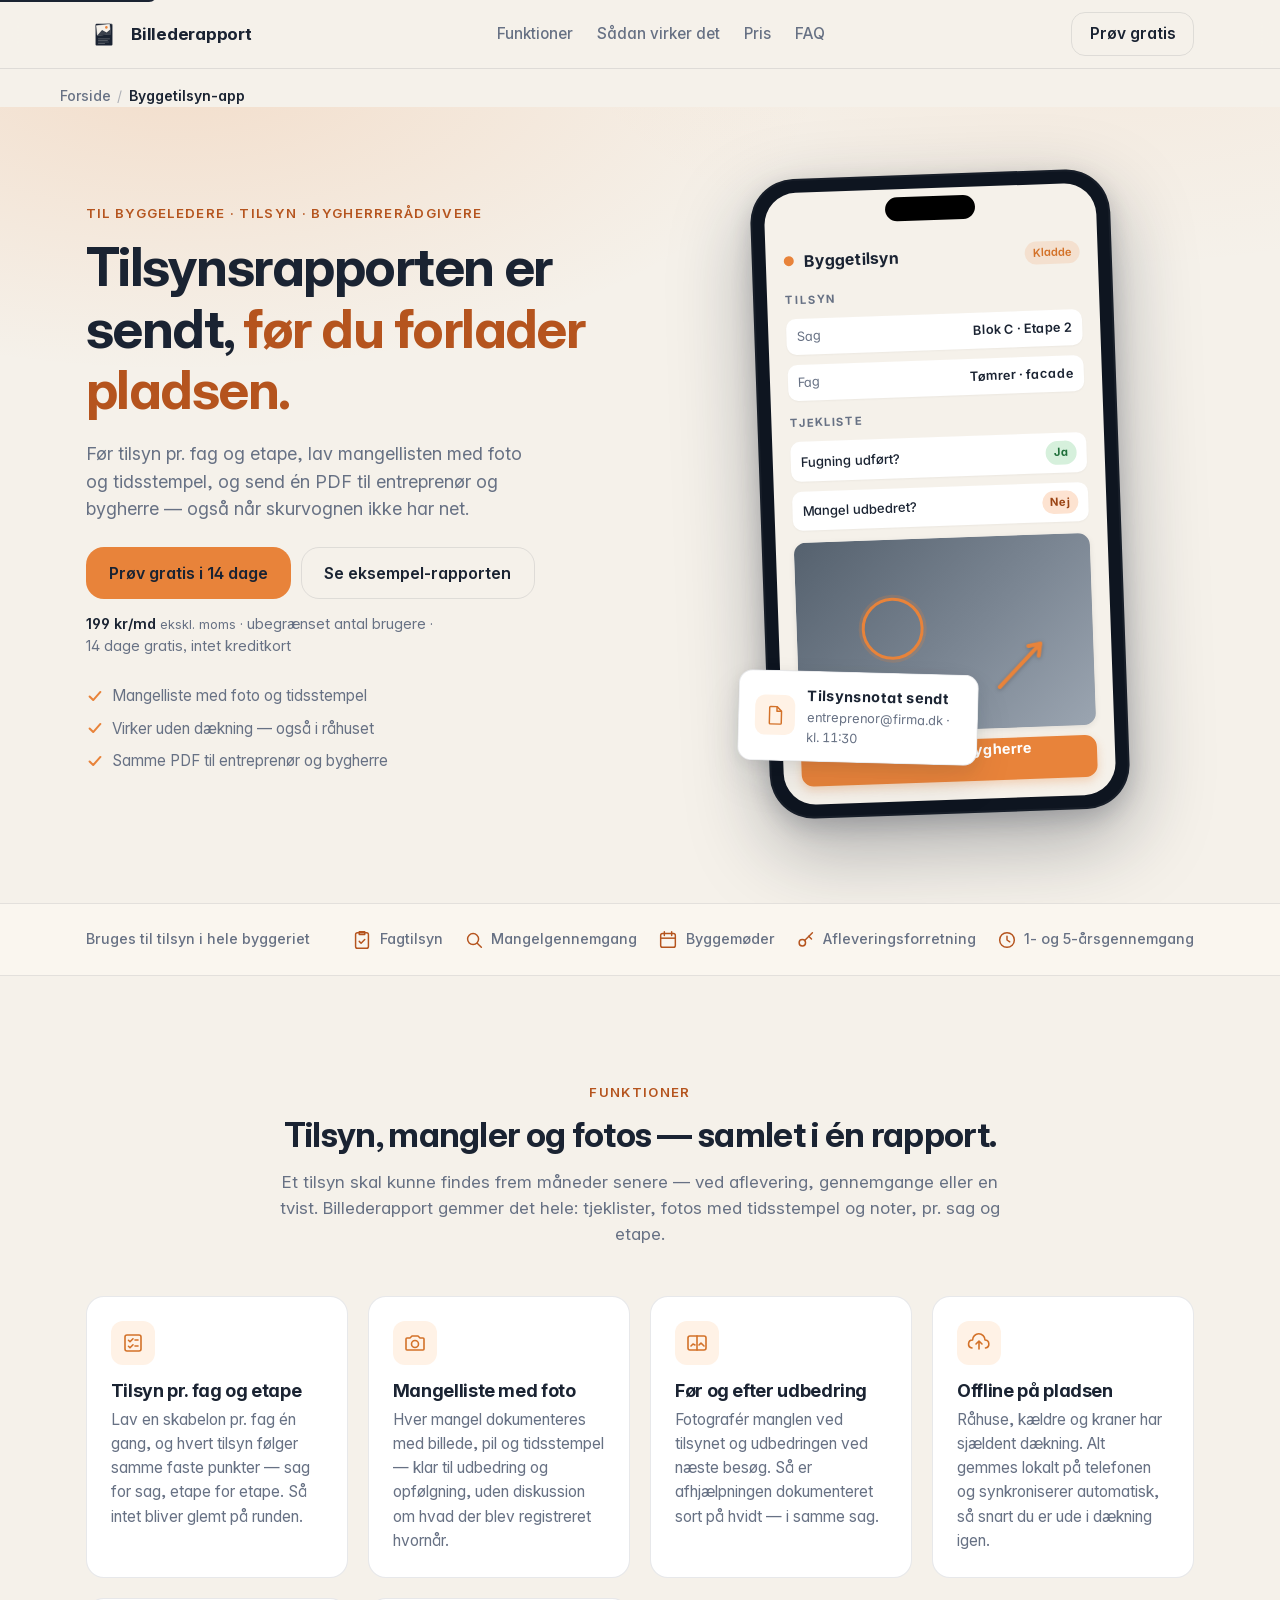
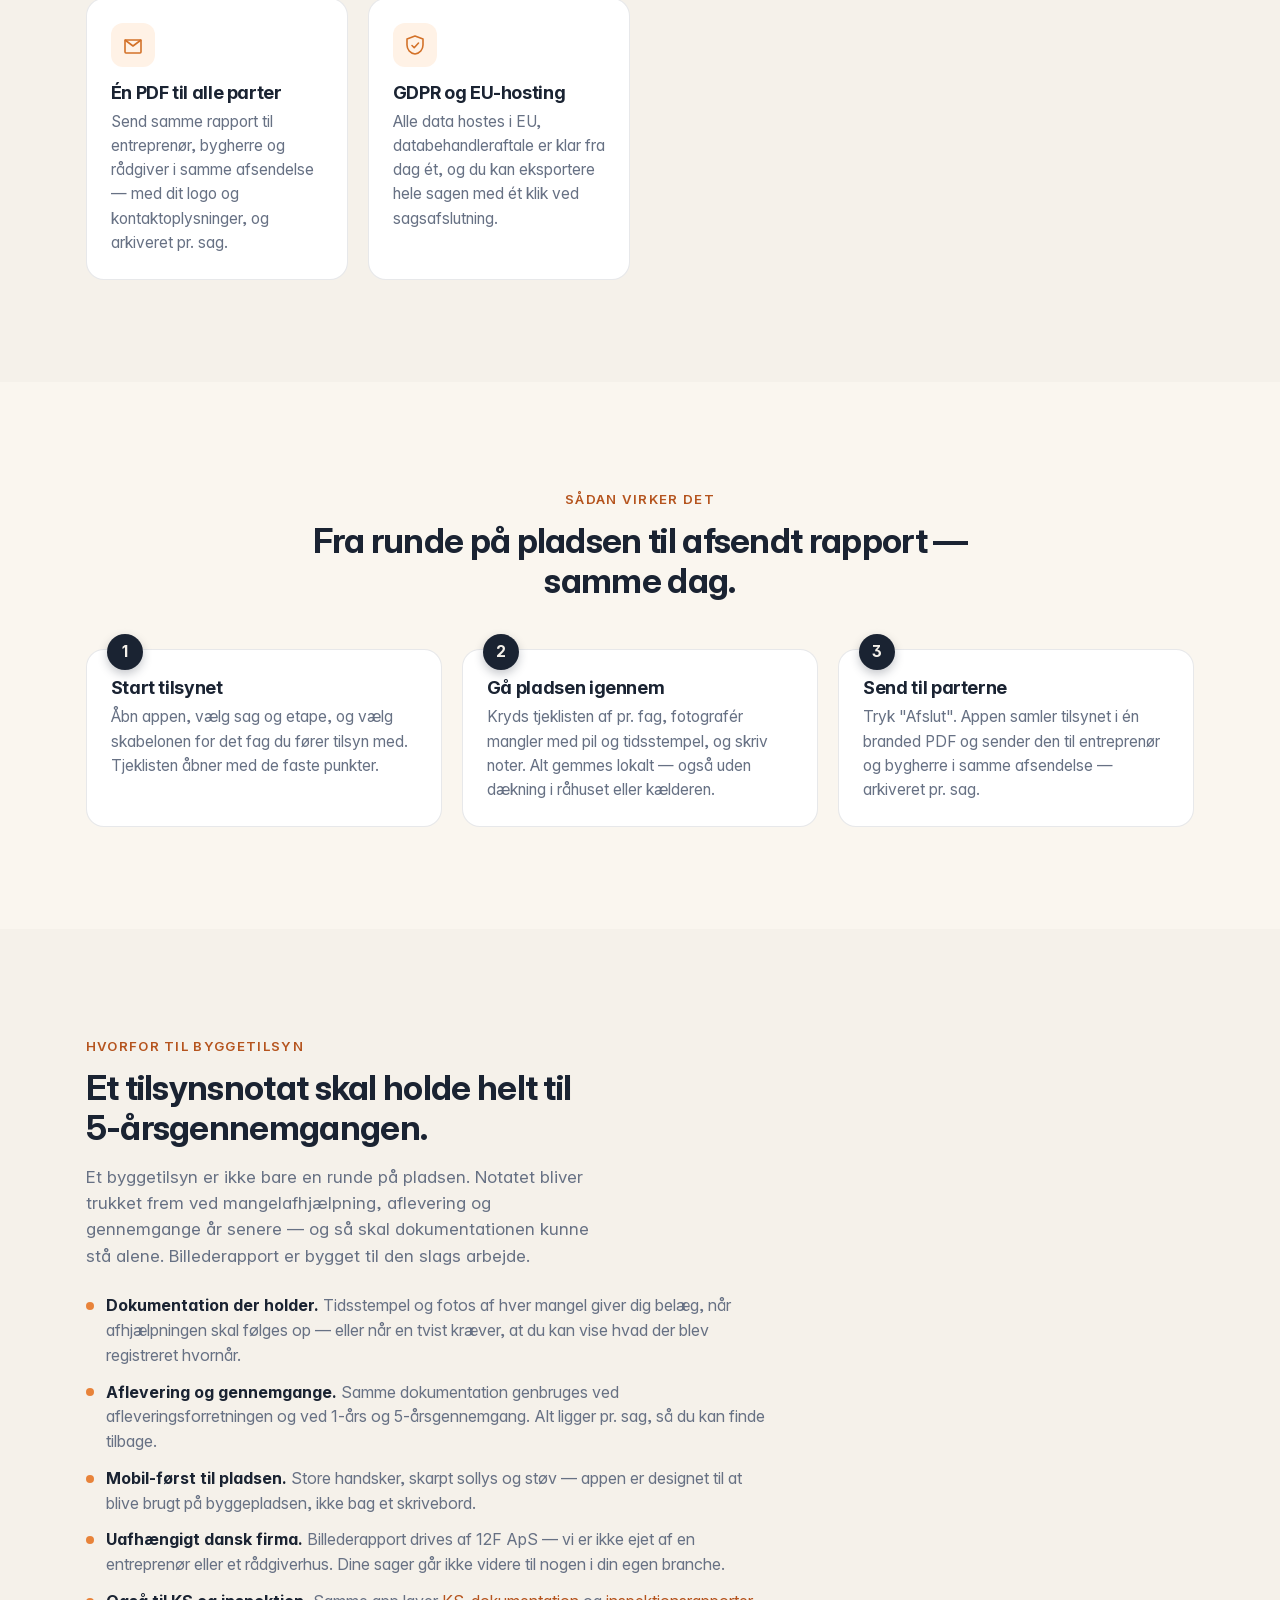
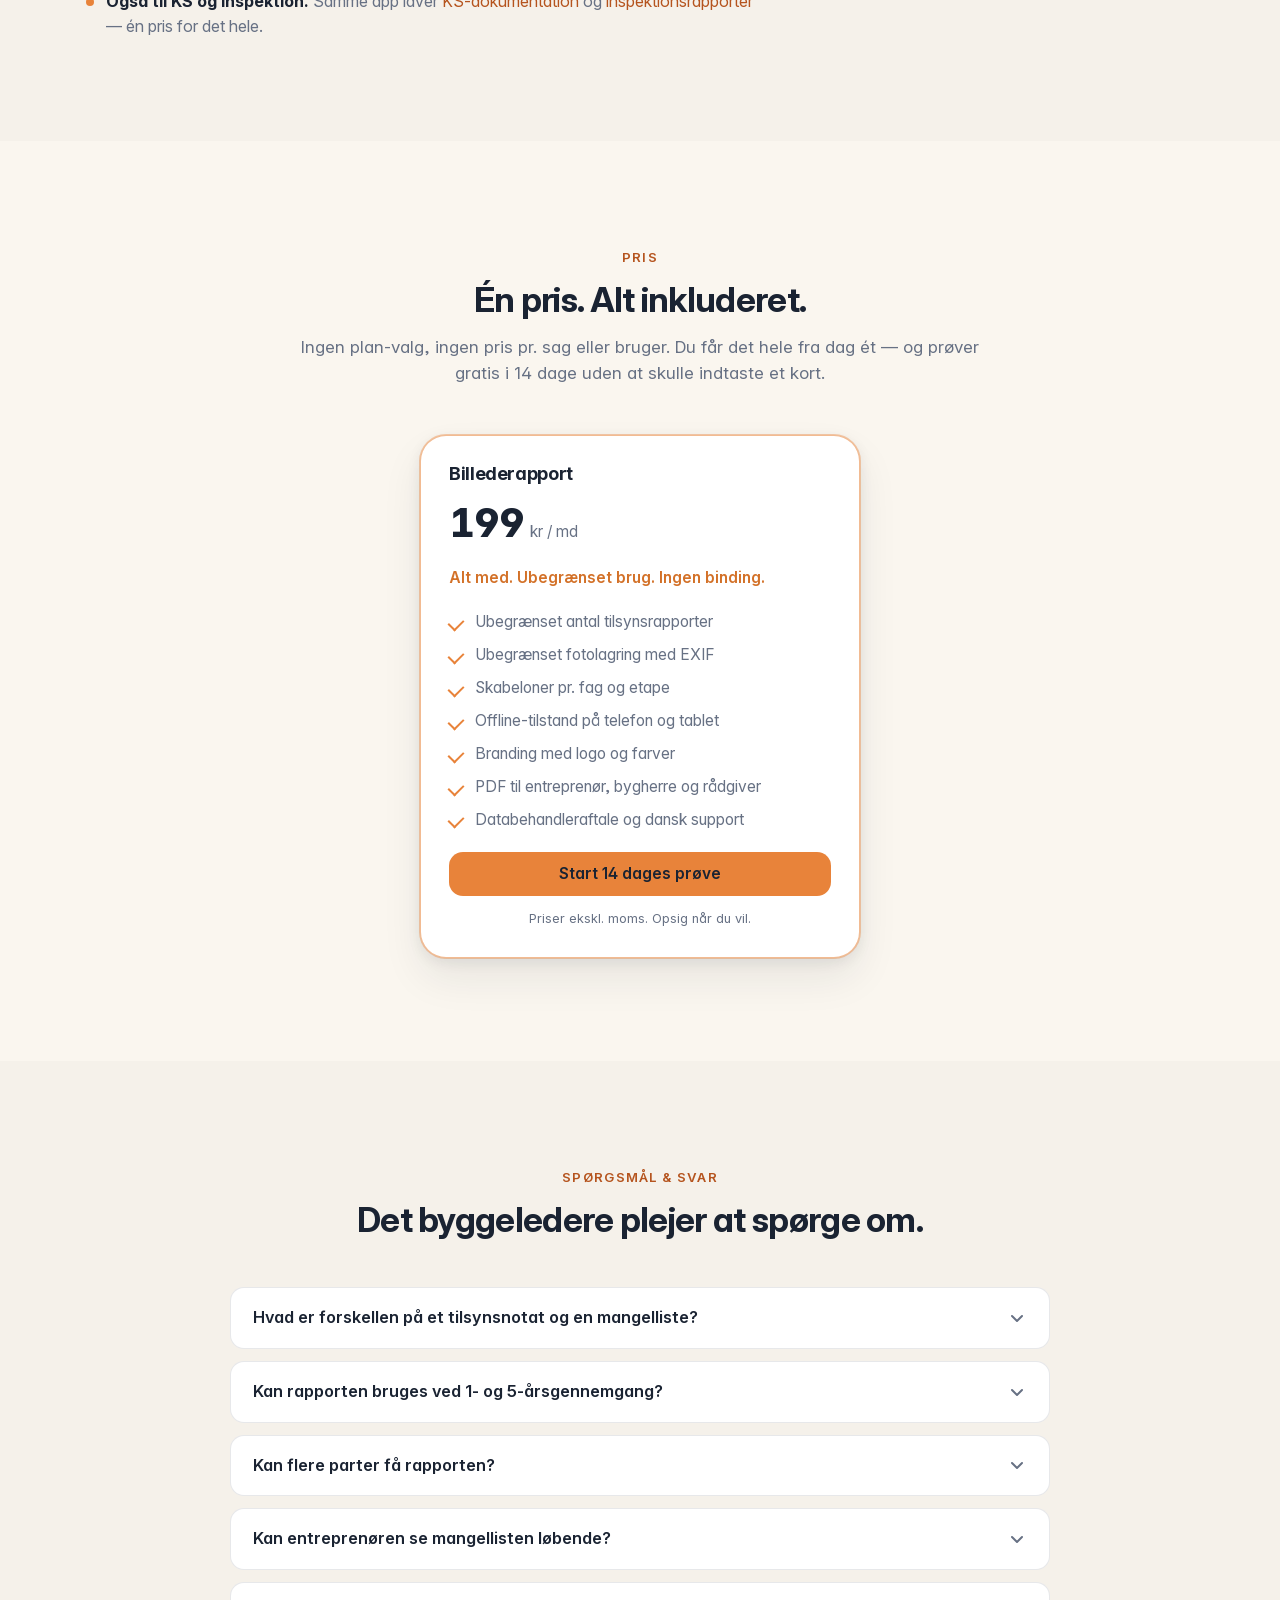
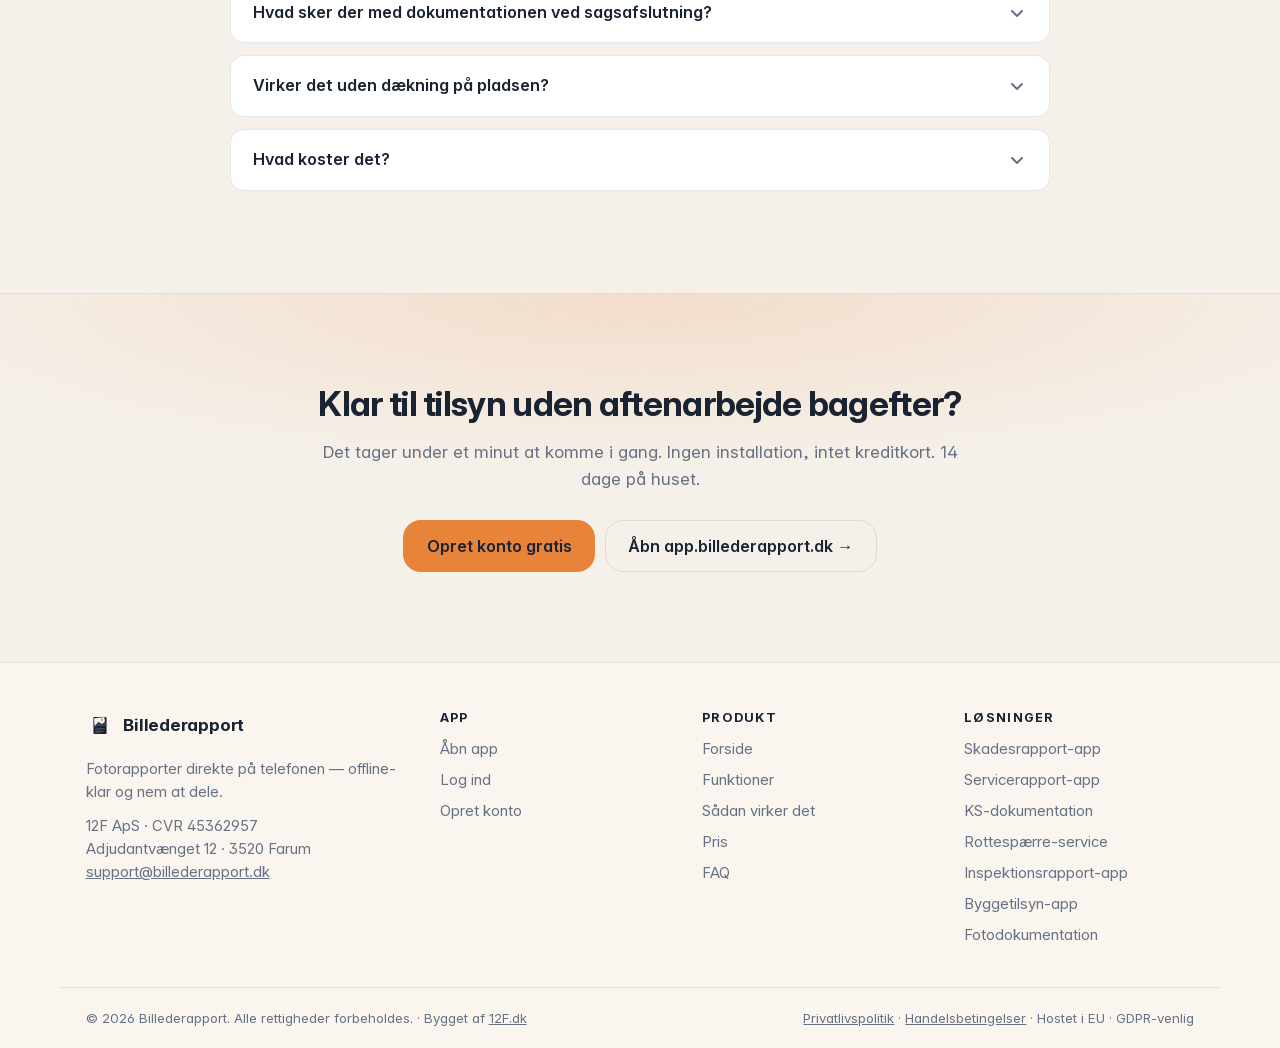
<file: byggetilsyn-app/index.html>
<!doctype html>
<html lang="da">
  <head>
    <meta charset="utf-8" />
    <meta name="viewport" content="width=device-width, initial-scale=1, viewport-fit=cover" />
    <meta name="theme-color" content="#F5F1EA" media="(prefers-color-scheme: light)" />
    <meta name="theme-color" content="#0E1520" media="(prefers-color-scheme: dark)" />
    <meta name="color-scheme" content="light dark" />

    <title>Byggetilsyn-app til tilsynsrapporter og mangellister | Billederapport</title>
    <meta name="description" content="Byggetilsyn-app til byggeledere og tilsynsfolk. Mangellister med foto, tilsyn pr. fag og etape, og PDF til entreprenør og bygherre — direkte fra pladsen." />

    <meta property="og:type" content="website" />
    <meta property="og:locale" content="da_DK" />
    <meta property="og:title" content="Byggetilsyn-app til tilsynsrapporter og mangellister" />
    <meta
      property="og:description"
      content="Tilsyn pr. fag og etape, mangelliste med foto og tidsstempel, og én PDF til entreprenør og bygherre — direkte fra pladsen."
    />
    <meta property="og:image" content="https://billederapport.dk/assets/og/og-byggetilsyn-app.png" />
    <meta property="og:image:width" content="1200" />
    <meta property="og:image:height" content="630" />
    <meta property="og:url" content="https://billederapport.dk/byggetilsyn-app/" />
    <meta name="twitter:card" content="summary_large_image" />
    <meta name="twitter:image" content="https://billederapport.dk/assets/og/og-byggetilsyn-app.png" />

    <link rel="icon" href="/favicon.ico" sizes="any" />
    <link rel="icon" type="image/svg+xml" href="/assets/logo/logo-color.svg" media="(prefers-color-scheme: light)" />
    <link rel="icon" type="image/svg+xml" href="/assets/logo/logo-dark.svg" media="(prefers-color-scheme: dark)" />
    <link rel="apple-touch-icon" sizes="180x180" href="/assets/logo/apple-touch-icon.png" />

    <link rel="canonical" href="https://billederapport.dk/byggetilsyn-app/" />
    <link rel="alternate" hreflang="da-DK" href="https://billederapport.dk/byggetilsyn-app/" />
    <link rel="alternate" hreflang="x-default" href="https://billederapport.dk/byggetilsyn-app/" />

    <meta name="robots" content="index, follow, max-image-preview:large, max-snippet:-1, max-video-preview:-1" />
    <meta name="author" content="Billederapport" />
    <meta name="publisher" content="Billederapport" />
    <meta name="geo.region" content="DK" />
    <meta name="geo.placename" content="Denmark" />
    <meta name="language" content="Danish" />
    <meta name="keywords" content="byggetilsyn app, tilsynsrapport app, byggepladsrapport, mangelliste app, byggemøde dokumentation, bygherrerådgiver, fotodokumentation byggeplads, offline, GDPR" />

    <meta property="og:site_name" content="Billederapport" />
    <meta property="og:image:alt" content="Byggetilsyn-app — tilsynsrapporter og mangellister på telefonen" />
    <meta property="og:image:type" content="image/png" />
    <meta name="twitter:title" content="Byggetilsyn-app til tilsynsrapporter og mangellister" />
    <meta name="twitter:description" content="Tilsyn pr. fag og etape, mangelliste med foto og tidsstempel, og én PDF til entreprenør og bygherre — direkte fra pladsen." />
    <meta name="twitter:image:alt" content="Byggetilsyn-app — tilsynsrapporter og mangellister på telefonen" />

    <meta name="apple-mobile-web-app-title" content="Billederapport" />
    <meta name="application-name" content="Billederapport" />

    <link rel="preload" href="/assets/fonts/InterVariable-v2.woff2" as="font" type="font/woff2" crossorigin />
    <link rel="dns-prefetch" href="https://app.billederapport.dk" />
    <link rel="dns-prefetch" href="https://umami.robert-jensen.dk" />
    <style>
@font-face {
  font-family: 'InterVariable';
  font-style: normal;
  font-weight: 100 900;
  font-display: swap;
  src: url('/assets/fonts/InterVariable-v2.woff2') format('woff2-variations');
}

/* ---------- Tokens ---------- */
:root {
  --ink: #1a2332;
  --ink-soft: #3a4657;
  --ink-muted: #677184;
  --paper: #f5f1ea;
  --paper-soft: #faf6ef;
  --paper-strong: #ece6db;
  --accent: #e8833a;
  --accent-strong: #d37128;
  --accent-text: #b5541e;
  --accent-soft: #fff2e6;
  --dark-bg: #0e1520;
  --dark-surface: #141c2a;
  --dark-surface-2: #1c2637;
  --dark-border: #27344a;
  --ring: rgba(232, 131, 58, 0.35);
  --radius-sm: 8px;
  --radius: 14px;
  --radius-lg: 18px;
  --radius-xl: 26px;
  --shadow-sm: 0 1px 2px rgba(26, 35, 50, 0.06), 0 2px 6px rgba(26, 35, 50, 0.05);
  --shadow: 0 4px 14px rgba(26, 35, 50, 0.08), 0 20px 40px rgba(26, 35, 50, 0.08);
  --shadow-lg: 0 20px 60px rgba(26, 35, 50, 0.18);
  --bg: var(--paper);
  --surface: #ffffff;
  --surface-2: var(--paper-soft);
  --text: var(--ink);
  --text-muted: var(--ink-muted);
  --border: rgba(26, 35, 50, 0.1);
  --font-sans:
    'Inter', -apple-system, BlinkMacSystemFont, 'Segoe UI', Roboto, Helvetica,
    Arial, sans-serif;
}

@supports (font-variation-settings: normal) {
  :root {
    --font-sans:
      'InterVariable', -apple-system, BlinkMacSystemFont, 'Segoe UI', Roboto,
      Helvetica, Arial, sans-serif;
  }
}

@media (prefers-color-scheme: dark) {
  :root {
    --bg: var(--dark-bg);
    --surface: var(--dark-surface);
    --surface-2: var(--dark-surface-2);
    --text: #eef1f6;
    --text-muted: #8b97ad;
    --border: var(--dark-border);
    --paper-strong: #1c2637;
    --accent-soft: rgba(232, 131, 58, 0.14);
    --accent-text: #e8833a;
  }
}

/* ---------- Reset ---------- */
*,
*::before,
*::after {
  box-sizing: border-box;
}
html {
  -webkit-text-size-adjust: 100%;
  scroll-behavior: smooth;
  scroll-padding-top: 84px;
}
body {
  margin: 0;
  font-family: var(--font-sans);
  font-size: 17px;
  line-height: 1.55;
  color: var(--text);
  background: var(--bg);
  -webkit-font-smoothing: antialiased;
  -moz-osx-font-smoothing: grayscale;
  font-feature-settings: 'cv11', 'ss01', 'ss03';
}
img,
svg {
  display: block;
  max-width: 100%;
}
a {
  color: inherit;
}
h1,
h2,
h3,
h4 {
  margin: 0;
  color: var(--text);
  letter-spacing: -0.02em;
  font-weight: 700;
  line-height: 1.15;
}
h1 {
  font-size: clamp(2.1rem, 2.2vw + 1.6rem, 3.6rem);
  letter-spacing: -0.028em;
}
h2 {
  font-size: clamp(1.6rem, 1.2vw + 1.2rem, 2.4rem);
}
h3 {
  font-size: 1.125rem;
}
p {
  margin: 0;
}
ul,
ol {
  margin: 0;
  padding: 0;
  list-style: none;
}
button {
  font: inherit;
}

.skip-link {
  position: fixed;
  left: 0;
  top: -40px;
  background: var(--ink);
  color: var(--paper);
  padding: 0.5rem 0.75rem;
  border-radius: 0 0 8px 0;
  z-index: 100;
  text-decoration: none;
}
.skip-link:focus {
  top: 0;
}

/* ---------- Layout ---------- */
.container {
  width: 100%;
  max-width: 1160px;
  margin: 0 auto;
  padding: 0 clamp(1rem, 2vw, 2rem);
}

.section {
  padding: clamp(4rem, 8vw, 7rem) 0;
}
.section-alt {
  background: var(--surface-2);
}

.section-head {
  max-width: 720px;
  margin: 0 auto 3rem;
  text-align: center;
}
.section-head .section-lede {
  margin-top: 0.9rem;
  color: var(--text-muted);
  font-size: 1.0625rem;
}

.eyebrow {
  display: inline-block;
  margin-bottom: 0.75rem;
  color: var(--accent-text);
  font-size: 0.825rem;
  font-weight: 600;
  letter-spacing: 0.1em;
  text-transform: uppercase;
}

.accent {
  color: var(--accent-text);
}

/* ---------- Buttons ---------- */
.btn {
  display: inline-flex;
  align-items: center;
  justify-content: center;
  gap: 0.4rem;
  height: 44px;
  padding: 0 1.1rem;
  border-radius: var(--radius);
  font-size: 0.975rem;
  font-weight: 600;
  text-decoration: none;
  border: 1px solid transparent;
  transition:
    transform 0.08s ease,
    background-color 0.15s ease,
    border-color 0.15s ease,
    box-shadow 0.15s ease,
    opacity 0.15s ease;
  white-space: nowrap;
}
.btn:active {
  transform: scale(0.985);
}
.btn:focus-visible {
  outline: none;
  box-shadow: 0 0 0 3px var(--ring);
}
.btn-primary {
  background: var(--accent);
  color: var(--ink);
}
.btn-primary:hover {
  background: var(--accent-strong);
  color: var(--ink);
}
.btn-ghost {
  background: transparent;
  color: var(--text);
  border-color: var(--border);
}
.btn-ghost:hover {
  background: var(--surface-2);
}
.btn-lg {
  height: 52px;
  padding: 0 1.4rem;
  font-size: 1rem;
  border-radius: var(--radius-lg);
}
.btn-block {
  width: 100%;
}

.link {
  text-decoration: none;
  color: var(--text);
  font-weight: 500;
  opacity: 0.8;
}
.link:hover {
  opacity: 1;
}

/* Shared focus ring for non-button interactive elements */
.link:focus-visible,
.brand:focus-visible,
.nav-links a:focus-visible,
.nav-actions .link:focus-visible,
.footer-col a:focus-visible,
.cta-row a:focus-visible,
.crumbs a:focus-visible {
  outline: none;
  box-shadow: 0 0 0 3px var(--ring);
  border-radius: 6px;
  opacity: 1;
}

/* ---------- Header ---------- */
.site-header {
  position: sticky;
  top: 0;
  z-index: 20;
  background: color-mix(in srgb, var(--bg) 85%, transparent);
  backdrop-filter: saturate(1.2) blur(14px);
  -webkit-backdrop-filter: saturate(1.2) blur(14px);
  border-bottom: 1px solid var(--border);
}
.nav {
  display: flex;
  align-items: center;
  justify-content: space-between;
  height: 68px;
  gap: 1rem;
}
.brand {
  display: inline-flex;
  align-items: center;
  gap: 0.6rem;
  text-decoration: none;
  color: var(--text);
  font-weight: 700;
  letter-spacing: -0.015em;
}
.brand-name {
  font-size: 1.0625rem;
}
.brand-mark {
  border-radius: 8px;
}
.brand-mark-dark {
  display: none;
}
@media (prefers-color-scheme: dark) {
  .brand-mark-light {
    display: none;
  }
  .brand-mark-dark {
    display: block;
  }
}

.nav-links {
  display: none;
  gap: 1.5rem;
  font-size: 0.95rem;
}
.nav-links a {
  text-decoration: none;
  color: var(--text-muted);
  font-weight: 500;
}
.nav-links a:hover {
  color: var(--text);
}
.nav-actions {
  display: flex;
  align-items: center;
  gap: 0.5rem;
}
.nav-actions .link {
  display: inline-flex;
  align-items: center;
  justify-content: center;
  height: 40px;
  padding: 0 0.85rem;
  border-radius: var(--radius);
  border: 1px solid var(--border);
  font-size: 0.9rem;
  font-weight: 600;
  opacity: 1;
  color: var(--text);
  transition:
    background-color 0.15s ease,
    border-color 0.15s ease;
}
.nav-actions .link:hover {
  background: var(--surface-2);
}
@media (min-width: 760px) {
  .nav-links {
    display: flex;
  }
  .nav-actions {
    gap: 0.75rem;
  }
  .nav-actions .link {
    height: auto;
    padding: 0;
    border: none;
    font-size: 0.95rem;
    font-weight: 500;
    opacity: 0.8;
    border-radius: 0;
  }
  .nav-actions .link:hover {
    background: transparent;
    opacity: 1;
  }
}
@media (max-width: 399px) {
  .brand-name {
    display: none;
  }
  .nav-actions .link {
    padding: 0 0.7rem;
    font-size: 0.85rem;
  }
  .btn {
    padding: 0 0.85rem;
    font-size: 0.9rem;
  }
}

/* ---------- Breadcrumbs ---------- */
.crumbs {
  padding: 1rem 0 0;
  font-size: 0.875rem;
  color: var(--text-muted);
}
.crumbs ol {
  display: flex;
  flex-wrap: wrap;
  gap: 0.4rem;
  align-items: center;
}
.crumbs li {
  display: inline-flex;
  align-items: center;
  gap: 0.4rem;
}
.crumbs a {
  color: var(--text-muted);
  text-decoration: none;
  font-weight: 500;
}
.crumbs a:hover {
  color: var(--text);
}
.crumbs li[aria-current='page'] {
  color: var(--text);
  font-weight: 600;
}
.crumbs-sep {
  opacity: 0.5;
}

/* ---------- Hero ---------- */
.hero {
  position: relative;
  padding: clamp(2rem, 4vw, 3.5rem) 0 clamp(4rem, 7vw, 6rem);
  overflow: hidden;
}
.hero::before {
  content: '';
  position: absolute;
  inset: -20% -10% auto -10%;
  height: 70%;
  background: radial-gradient(
      60% 80% at 20% 20%,
      rgba(232, 131, 58, 0.18) 0%,
      transparent 70%
    ),
    radial-gradient(
      60% 80% at 80% 10%,
      rgba(232, 131, 58, 0.08) 0%,
      transparent 60%
    );
  z-index: 0;
  pointer-events: none;
}
.hero-grid {
  position: relative;
  display: grid;
  grid-template-columns: 1fr;
  gap: clamp(2.5rem, 5vw, 4.5rem);
  align-items: center;
}
@media (min-width: 900px) {
  .hero-grid {
    grid-template-columns: 1.05fr 1fr;
  }
}
.hero-copy .lede {
  margin-top: 1.15rem;
  color: var(--text-muted);
  font-size: 1.125rem;
  max-width: 42ch;
}
.cta-row {
  display: flex;
  flex-wrap: wrap;
  gap: 0.6rem;
  margin-top: 1.5rem;
}
.cta-row-centered {
  justify-content: center;
}
.hero-price {
  margin-top: 0.85rem;
  color: var(--text-muted);
  font-size: 0.9rem;
  line-height: 1.5;
}
.hero-price strong {
  color: var(--text);
  font-weight: 600;
}
.hero-price-vat {
  font-size: 0.8rem;
}
.hero-price-item {
  white-space: nowrap;
}

.trust-points {
  margin-top: 1.75rem;
  display: grid;
  gap: 0.55rem;
  color: var(--text-muted);
  font-size: 0.95rem;
}
.trust-points li {
  display: flex;
  align-items: center;
  gap: 0.55rem;
}
.trust-points svg {
  color: var(--accent);
  flex: 0 0 auto;
}

/* ---------- Hero visual: phone mock ---------- */
.hero-visual {
  position: relative;
  justify-self: center;
  width: 100%;
  max-width: 360px;
  aspect-ratio: 9 / 16;
  margin-top: 1rem;
}
.phone {
  position: relative;
  width: 100%;
  height: 100%;
  background: #0e1520;
  border-radius: 44px;
  padding: 14px;
  box-shadow:
    0 0 0 2px rgba(255, 255, 255, 0.04) inset,
    0 30px 80px rgba(26, 35, 50, 0.35),
    0 8px 22px rgba(26, 35, 50, 0.18);
  transform: rotate(-2deg);
}
.phone-notch {
  position: absolute;
  top: 22px;
  left: 50%;
  transform: translateX(-50%);
  width: 90px;
  height: 24px;
  background: #000;
  border-radius: 999px;
  z-index: 2;
}
.phone-screen {
  position: relative;
  width: 100%;
  height: 100%;
  background: var(--paper);
  color: var(--ink);
  border-radius: 32px;
  overflow: hidden;
  padding: 56px 18px 18px;
  display: flex;
  flex-direction: column;
  gap: 10px;
}
.mock-header {
  display: flex;
  align-items: center;
  gap: 0.6rem;
  margin-bottom: 4px;
}
.mock-dot {
  width: 10px;
  height: 10px;
  border-radius: 999px;
  background: var(--accent);
}
.mock-title {
  font-size: 1rem;
  font-weight: 700;
  color: var(--ink);
  flex: 1;
}
.mock-badge {
  font-size: 0.7rem;
  font-weight: 600;
  padding: 3px 8px;
  border-radius: 999px;
  background: rgba(232, 131, 58, 0.15);
  color: var(--accent-strong);
}
.mock-section-title {
  font-size: 0.7rem;
  font-weight: 700;
  letter-spacing: 0.1em;
  text-transform: uppercase;
  color: var(--ink-muted);
  margin-top: 4px;
}
.mock-row {
  display: flex;
  justify-content: space-between;
  gap: 0.75rem;
  background: #fff;
  border-radius: 10px;
  padding: 8px 10px;
  font-size: 0.8rem;
  box-shadow: 0 1px 2px rgba(0, 0, 0, 0.04);
}
.mock-label {
  color: var(--ink-muted);
}
.mock-value {
  color: var(--ink);
  font-weight: 600;
  text-align: right;
}
.mock-q {
  display: flex;
  justify-content: space-between;
  align-items: center;
  gap: 0.5rem;
  background: #fff;
  border-radius: 10px;
  padding: 8px 10px;
  font-size: 0.82rem;
  box-shadow: 0 1px 2px rgba(0, 0, 0, 0.04);
}
.mock-q-text {
  color: var(--ink);
  font-weight: 500;
}
.mock-pill {
  font-size: 0.7rem;
  padding: 3px 8px;
  border-radius: 999px;
  font-weight: 700;
}
.pill-ok {
  background: #d6f0dc;
  color: #1f6f3a;
}
.pill-no {
  background: #fde3d1;
  color: #9a4414;
}
.mock-photo {
  position: relative;
  flex: 1;
  min-height: 90px;
  margin-top: 2px;
  border-radius: 12px;
  background:
    linear-gradient(135deg, #55616e 0%, #7a8592 55%, #9ba5b1 100%),
    #8a94a0;
  overflow: hidden;
  box-shadow: 0 2px 6px rgba(0, 0, 0, 0.08);
}
.photo-anno-circle {
  position: absolute;
  left: 22%;
  top: 30%;
  width: 62px;
  height: 62px;
  border: 3px solid var(--accent);
  border-radius: 999px;
  box-shadow: 0 0 0 3px rgba(232, 131, 58, 0.2);
}
.photo-anno-arrow {
  position: absolute;
  right: 14%;
  bottom: 18%;
  filter: drop-shadow(0 1px 2px rgba(0, 0, 0, 0.25));
}
.photo-timestamp {
  position: absolute;
  left: 10px;
  bottom: 8px;
  font-size: 0.65rem;
  font-weight: 600;
  padding: 3px 8px;
  border-radius: 6px;
  background: rgba(14, 21, 32, 0.7);
  color: #fff;
  letter-spacing: 0.02em;
  font-variant-numeric: tabular-nums;
  font-feature-settings: 'tnum' 1, 'cv11', 'ss01', 'ss03';
}
.mock-cta {
  margin-top: auto;
  height: 42px;
  border: none;
  border-radius: 12px;
  background: var(--accent);
  color: #fff;
  font-weight: 700;
  font-size: 0.9rem;
  box-shadow: 0 4px 10px rgba(232, 131, 58, 0.3);
}

.hero-card {
  position: absolute;
  left: -6%;
  bottom: 8%;
  display: flex;
  align-items: center;
  gap: 0.75rem;
  padding: 0.8rem 1rem;
  background: var(--surface);
  border-radius: var(--radius);
  box-shadow: var(--shadow);
  border: 1px solid var(--border);
  max-width: 240px;
  transform: rotate(1.5deg);
}
.hero-card-icon {
  width: 40px;
  height: 40px;
  display: flex;
  align-items: center;
  justify-content: center;
  border-radius: 10px;
  background: var(--accent-soft);
  color: var(--accent-strong);
  flex: 0 0 auto;
}
.hero-card-title {
  font-size: 0.9rem;
  font-weight: 700;
  color: var(--text);
}
.hero-card-sub {
  font-size: 0.8rem;
  color: var(--text-muted);
  margin-top: 1px;
  font-variant-numeric: tabular-nums;
  font-feature-settings: 'tnum' 1, 'cv11', 'ss01', 'ss03';
}

@media (max-width: 899px) {
  .hero-card {
    position: static;
    left: auto;
    right: auto;
    bottom: auto;
    transform: none;
    margin: 1.25rem auto 0;
    max-width: 340px;
  }
}

@media (max-width: 480px) {
  .hero-visual {
    max-width: 300px;
  }
  .phone {
    transform: none;
  }
  .hero-card {
    max-width: 100%;
  }
}

@media (max-width: 420px) {
  .eyebrow {
    letter-spacing: 0.05em;
    font-size: 0.78rem;
  }
}

/* ---------- Strip ---------- */
.strip {
  padding: 1.5rem 0;
  border-top: 1px solid var(--border);
  border-bottom: 1px solid var(--border);
  background: var(--surface-2);
}
.strip-inner {
  display: flex;
  flex-wrap: wrap;
  align-items: center;
  gap: 1.2rem;
  justify-content: space-between;
}
.strip-text {
  color: var(--text-muted);
  font-size: 0.9rem;
  font-weight: 500;
}
.strip-icons {
  display: flex;
  flex-wrap: wrap;
  gap: 1.25rem;
  color: var(--text-muted);
  font-size: 0.9rem;
  font-weight: 500;
}
.strip-icons li {
  display: inline-flex;
  align-items: center;
  gap: 0.4rem;
}
.strip-icons svg {
  color: var(--accent-text);
  flex: 0 0 auto;
}

/* ---------- Features ---------- */
.feature-grid {
  display: grid;
  gap: 1.25rem;
  grid-template-columns: repeat(auto-fit, minmax(260px, 1fr));
}
.feature {
  padding: 1.5rem;
  background: var(--surface);
  border: 1px solid var(--border);
  border-radius: var(--radius-lg);
  transition:
    transform 0.15s ease,
    box-shadow 0.15s ease,
    border-color 0.15s ease;
}
.feature:hover {
  transform: translateY(-2px);
  box-shadow: var(--shadow);
  border-color: color-mix(in srgb, var(--accent) 30%, var(--border));
}
.feature-icon {
  width: 44px;
  height: 44px;
  border-radius: 12px;
  background: var(--accent-soft);
  color: var(--accent-strong);
  display: flex;
  align-items: center;
  justify-content: center;
  margin-bottom: 1rem;
}
.feature h3 {
  margin-bottom: 0.4rem;
}
.feature p {
  color: var(--text-muted);
  font-size: 0.975rem;
}

/* ---------- Steps ---------- */
.steps {
  display: grid;
  gap: 1.25rem;
  grid-template-columns: repeat(auto-fit, minmax(260px, 1fr));
  counter-reset: step;
}
.step {
  position: relative;
  padding: 1.75rem 1.5rem 1.5rem;
  background: var(--surface);
  border: 1px solid var(--border);
  border-radius: var(--radius-lg);
}
.step-num {
  position: absolute;
  top: -16px;
  left: 20px;
  width: 36px;
  height: 36px;
  display: flex;
  align-items: center;
  justify-content: center;
  border-radius: 999px;
  background: var(--ink);
  color: var(--paper);
  font-weight: 700;
  font-size: 0.95rem;
  box-shadow: 0 4px 10px rgba(26, 35, 50, 0.25);
}
@media (prefers-color-scheme: dark) {
  .step-num {
    background: var(--accent);
    color: #fff;
  }
}
.step h3 {
  margin-bottom: 0.45rem;
}
.step p {
  color: var(--text-muted);
  font-size: 0.975rem;
}

/* ---------- Why ---------- */
.why-copy .section-lede {
  margin-top: 1rem;
  color: var(--text-muted);
  font-size: 1.0625rem;
  max-width: 52ch;
}
.why-list {
  margin-top: 1.5rem;
  display: grid;
  gap: 0.75rem;
  color: var(--text-muted);
  font-size: 1rem;
  max-width: 68ch;
}
.why-list li {
  padding-left: 1.25rem;
  position: relative;
}
.why-list li::before {
  content: '';
  position: absolute;
  left: 0;
  top: 0.55em;
  width: 8px;
  height: 8px;
  border-radius: 999px;
  background: var(--accent);
}
.why-list strong {
  color: var(--text);
}
.why-list a {
  color: var(--accent-text);
  text-decoration: none;
}
.why-list a:hover {
  text-decoration: underline;
}
.why-list a:focus-visible {
  outline: none;
  box-shadow: 0 0 0 3px var(--ring);
  border-radius: 6px;
}

/* ---------- Plans ---------- */
.plans {
  display: grid;
  gap: 1.25rem;
  grid-template-columns: repeat(auto-fit, minmax(280px, 1fr));
  max-width: 820px;
  margin: 0 auto;
}
.plans-single {
  max-width: 440px;
  grid-template-columns: 1fr;
}
.plan-tagline {
  margin: -0.5rem 0 1.25rem;
  color: var(--accent-strong);
  font-weight: 600;
  font-size: 0.95rem;
}
.plan {
  position: relative;
  padding: 1.75rem;
  background: var(--surface);
  border: 1px solid var(--border);
  border-radius: var(--radius-xl);
  display: flex;
  flex-direction: column;
}
.plan-featured {
  border-color: color-mix(in srgb, var(--accent) 55%, transparent);
  box-shadow:
    0 0 0 1px color-mix(in srgb, var(--accent) 40%, transparent),
    var(--shadow);
}
.plan-badge {
  position: absolute;
  top: -12px;
  right: 20px;
  background: var(--accent);
  color: #fff;
  font-size: 0.75rem;
  font-weight: 700;
  letter-spacing: 0.06em;
  padding: 5px 10px;
  border-radius: 999px;
}
.plan-name {
  font-size: 1.125rem;
  color: var(--text);
}
.plan-price {
  margin: 0.5rem 0 1.25rem;
  display: flex;
  align-items: baseline;
  color: var(--text);
}
.plan-amount {
  font-size: 2.5rem;
  font-weight: 800;
  letter-spacing: -0.025em;
  color: var(--text);
  font-variant-numeric: tabular-nums;
  font-feature-settings: 'tnum' 1, 'cv11', 'ss01', 'ss03';
}
.plan-unit {
  margin-left: 0.35rem;
  color: var(--text-muted);
  font-size: 0.95rem;
}
.plan-list {
  flex: 1;
  display: grid;
  gap: 0.55rem;
  margin-bottom: 1.25rem;
  color: var(--text-muted);
}
.plan-list li {
  padding-left: 1.6rem;
  position: relative;
  font-size: 0.975rem;
}
.plan-list li::before {
  content: '';
  position: absolute;
  left: 0;
  top: 0.5em;
  width: 14px;
  height: 10px;
  border-left: 2px solid var(--accent);
  border-bottom: 2px solid var(--accent);
  transform: rotate(-45deg);
}
.plan-foot {
  margin-top: 0.85rem;
  font-size: 0.8rem;
  color: var(--text-muted);
  text-align: center;
}

/* ---------- CTA ---------- */
.cta {
  padding: clamp(3.5rem, 7vw, 6rem) 0;
  background:
    radial-gradient(
      90% 70% at 50% 0%,
      rgba(232, 131, 58, 0.18) 0%,
      transparent 70%
    ),
    var(--bg);
  border-top: 1px solid var(--border);
}
.cta-inner {
  text-align: center;
  max-width: 720px;
  margin: 0 auto;
}
.cta p {
  margin-top: 1rem;
  color: var(--text-muted);
  font-size: 1.0625rem;
}
.cta-inner .cta-row {
  margin-top: 1.75rem;
}

/* ---------- Footer ---------- */
.site-footer {
  background: var(--surface-2);
  border-top: 1px solid var(--border);
  padding: 3rem 0 1.25rem;
  color: var(--text-muted);
  font-size: 0.925rem;
}
.footer-grid {
  display: grid;
  gap: 2rem;
  grid-template-columns: 1fr;
}
@media (min-width: 680px) {
  .footer-grid {
    grid-template-columns: 1.4fr repeat(3, 1fr);
  }
}
.footer-tag {
  margin-top: 0.75rem;
  max-width: 36ch;
  color: var(--text-muted);
}
.footer-col {
  display: grid;
  gap: 0.5rem;
  align-content: start;
}
.footer-col h3 {
  font-size: 0.8rem;
  letter-spacing: 0.1em;
  text-transform: uppercase;
  color: var(--text);
  margin: 0 0 0.3rem;
  font-weight: 700;
}
.footer-col a {
  color: var(--text-muted);
  text-decoration: none;
}
.footer-col a:hover {
  color: var(--text);
}
.footer-bottom {
  margin-top: 2.5rem;
  padding-top: 1.25rem;
  border-top: 1px solid var(--border);
  display: flex;
  flex-wrap: wrap;
  justify-content: space-between;
  gap: 0.5rem;
  font-size: 0.825rem;
}
.footer-org {
  margin-top: 0.75rem;
  color: var(--text-muted);
}
.footer-org a {
  color: var(--text-muted);
}
.footer-org a:hover,
.footer-bottom a:hover {
  color: var(--text);
}
.footer-bottom a {
  color: var(--text-muted);
}
.footer-org a:focus-visible,
.footer-bottom a:focus-visible {
  outline: none;
  box-shadow: 0 0 0 3px var(--ring);
  border-radius: 6px;
}

/* ---------- Motion ---------- */
@media (prefers-reduced-motion: reduce) {
  *,
  *::before,
  *::after {
    transition-duration: 0.001ms !important;
    animation-duration: 0.001ms !important;
    scroll-behavior: auto !important;
  }
  .phone {
    transform: none;
  }
  .hero-card {
    transform: none;
  }
}

/* ---------- FAQ ---------- */
.faq-list {
  display: grid;
  gap: 12px;
  max-width: 820px;
  margin: 0 auto;
}
.faq-item {
  background: var(--surface);
  border: 1px solid var(--border);
  border-radius: var(--radius);
  overflow: hidden;
  transition: border-color 0.15s ease, box-shadow 0.15s ease;
}
.faq-item[open] {
  border-color: rgba(232, 131, 58, 0.45);
  box-shadow: var(--shadow);
}
.faq-item summary {
  display: flex;
  align-items: center;
  justify-content: space-between;
  gap: 16px;
  padding: 18px 22px;
  cursor: pointer;
  list-style: none;
  font-weight: 600;
  color: var(--text);
}
.faq-item summary::-webkit-details-marker {
  display: none;
}
.faq-item summary:focus-visible {
  outline: 3px solid var(--ring);
  outline-offset: 2px;
}
.faq-q {
  font-size: 1.02rem;
  line-height: 1.45;
}
.faq-chev {
  flex-shrink: 0;
  color: var(--ink-muted);
  transition: transform 0.18s ease;
}
.faq-item[open] .faq-chev {
  transform: rotate(180deg);
  color: var(--accent-text);
}
.faq-item p {
  margin: 0;
  padding: 0 22px 22px;
  color: var(--text-muted);
  line-height: 1.65;
  max-width: 70ch;
}
@media (max-width: 600px) {
  .faq-item summary {
    padding: 16px 18px;
  }
  .faq-item p {
    padding: 0 18px 18px;
  }
  .faq-q {
    font-size: 0.98rem;
  }
}
    </style>

    <script type="application/ld+json">
    {
      "@context": "https://schema.org",
      "@graph": [
        {
          "@type": "Organization",
          "@id": "https://billederapport.dk/#organization",
          "name": "Billederapport",
          "url": "https://billederapport.dk/",
          "logo": {
            "@type": "ImageObject",
            "url": "https://billederapport.dk/assets/logo/logo-color.svg",
            "width": 512,
            "height": 512
          },
          "image": "https://billederapport.dk/assets/og/og-card.png",
          "description": "Dansk-udviklet mobil app til fotorapporter, inspektioner og skadesdokumentation. Offline-klar, GDPR-venlig og hostet i EU.",
          "areaServed": { "@type": "Country", "name": "DK" },
          "legalName": "12F ApS",
          "vatID": "DK45362957",
          "address": {
            "@type": "PostalAddress",
            "streetAddress": "Adjudantvænget 12",
            "postalCode": "3520",
            "addressLocality": "Farum",
            "addressCountry": "DK"
          },
          "contactPoint": {
            "@type": "ContactPoint",
            "contactType": "customer support",
            "email": "support@billederapport.dk",
            "availableLanguage": "da"
          },
          "sameAs": []
        },
        {
          "@type": "WebSite",
          "@id": "https://billederapport.dk/#website",
          "url": "https://billederapport.dk/",
          "name": "Billederapport",
          "inLanguage": "da-DK",
          "publisher": { "@id": "https://billederapport.dk/#organization" }
        },
        {
          "@type": "SoftwareApplication",
          "@id": "https://billederapport.dk/#app",
          "name": "Billederapport",
          "operatingSystem": "Web, iOS, Android (PWA)",
          "applicationCategory": "BusinessApplication",
          "applicationSubCategory": "FieldServiceManagement",
          "url": "https://app.billederapport.dk",
          "downloadUrl": "https://app.billederapport.dk",
          "softwareVersion": "1.0",
          "inLanguage": "da-DK",
          "publisher": { "@id": "https://billederapport.dk/#organization" },
          "offers": {
            "@type": "Offer",
            "price": "199",
            "priceCurrency": "DKK",
            "category": "subscription",
            "availability": "https://schema.org/InStock",
            "url": "https://app.billederapport.dk/signup",
            "eligibleRegion": { "@type": "Country", "name": "DK" }
          }
        },
        {
          "@type": "WebPage",
          "@id": "https://billederapport.dk/byggetilsyn-app/#webpage",
          "url": "https://billederapport.dk/byggetilsyn-app/",
          "name": "Byggetilsyn-app til tilsynsrapporter og mangellister",
          "description": "Byggetilsyn-app til byggeledere, tilsynsfolk og bygherrerådgivere. Tilsyn pr. fag og etape, mangelliste med foto og tidsstempel, og PDF til entreprenør og bygherre.",
          "dateModified": "2026-11-16",
          "inLanguage": "da-DK",
          "isPartOf": { "@id": "https://billederapport.dk/#website" },
          "about": { "@id": "https://billederapport.dk/#app" },
          "primaryImageOfPage": "https://billederapport.dk/assets/og/og-byggetilsyn-app.png",
          "breadcrumb": { "@id": "https://billederapport.dk/byggetilsyn-app/#breadcrumb" }
        },
        {
          "@type": "BreadcrumbList",
          "@id": "https://billederapport.dk/byggetilsyn-app/#breadcrumb",
          "itemListElement": [
            {
              "@type": "ListItem",
              "position": 1,
              "name": "Forside",
              "item": "https://billederapport.dk/"
            },
            {
              "@type": "ListItem",
              "position": 2,
              "name": "Byggetilsyn-app",
              "item": "https://billederapport.dk/byggetilsyn-app/"
            }
          ]
        },
        {
          "@type": "FAQPage",
          "@id": "https://billederapport.dk/byggetilsyn-app/#faq",
          "mainEntity": [
            {
              "@type": "Question",
              "name": "Hvad er forskellen på et tilsynsnotat og en mangelliste?",
              "acceptedAnswer": {
                "@type": "Answer",
                "text": "Et tilsynsnotat beskriver hvad der blev gennemgået ved tilsynet — fag, etape, tjekpunkter og observationer. En mangelliste er listen over de fejl og mangler, der skal udbedres, med foto og tidsstempel pr. mangel. Med Billederapport laver du begge dele i samme rapport: tjeklisten dokumenterer tilsynet, og manglerne registreres med billeder undervejs."
              }
            },
            {
              "@type": "Question",
              "name": "Kan rapporten bruges ved 1- og 5-årsgennemgang?",
              "acceptedAnswer": {
                "@type": "Answer",
                "text": "Ja. Al dokumentation ligger pr. sag med tidsstempler på billeder og noter, så du kan finde tilbage til hvad der blev registreret ved aflevering og tidligere tilsyn. Det gør det nemt at sammenligne ved 1-års og 5-årsgennemgangen — og at dokumentere hvornår en mangel blev registreret og udbedret."
              }
            },
            {
              "@type": "Question",
              "name": "Kan flere parter få rapporten?",
              "acceptedAnswer": {
                "@type": "Answer",
                "text": "Ja. Tilføj flere modtagere på samme rapport, så entreprenør, bygherre og rådgiver får den samme PDF — og du kun skal lave rapporten én gang. Hver modtager får rapporten direkte i mailen som vedhæftet PDF."
              }
            },
            {
              "@type": "Question",
              "name": "Kan entreprenøren se mangellisten løbende?",
              "acceptedAnswer": {
                "@type": "Answer",
                "text": "Du bestemmer selv hvornår der sendes. Send en PDF efter hvert tilsyn, så entreprenøren kan gå i gang med udbedringen med det samme — eller saml op og send én samlet rapport, når etapen er gennemgået. Rapporterne ligger arkiveret pr. sag, så du altid kan sende igen."
              }
            },
            {
              "@type": "Question",
              "name": "Hvad sker der med dokumentationen ved sagsafslutning?",
              "acceptedAnswer": {
                "@type": "Answer",
                "text": "Du kan eksportere alle rapporter, billeder og noter på en sag med ét klik — fx til bygherrens arkiv eller dit eget sagssystem. Opsiger du abonnementet, opbevares dine data i 365 dage efter ophør, så du kan nå at hente det hele ud."
              }
            },
            {
              "@type": "Question",
              "name": "Virker det uden dækning på pladsen?",
              "acceptedAnswer": {
                "@type": "Answer",
                "text": "Ja. Billederapport er offline-først, så du kan tage billeder, udfylde tjeklister og skrive noter helt uden dækning — også i råhuse, kældre og tekniske rum. Når du er ude i dækning igen, synkroniseres rapporten automatisk, og PDF'en kan sendes."
              }
            },
            {
              "@type": "Question",
              "name": "Hvad koster det?",
              "acceptedAnswer": {
                "@type": "Answer",
                "text": "199 kr om måneden ekskl. moms for hele firmaet — med ubegrænsede rapporter, billeder og brugere. Du kan prøve gratis i 14 dage uden at indtaste et kort, og der er ingen binding."
              }
            }
          ]
        }
      ]
    }
    </script>
  </head>
  <body>
    <a class="skip-link" href="#main">Spring til indhold</a>

    <header class="site-header">
      <div class="container nav">
        <a class="brand" href="/" aria-label="Billederapport — forside">
          <img
            src="/assets/logo/logo-color.svg"
            alt=""
            width="36"
            height="36"
            class="brand-mark brand-mark-light"
          />
          <img
            src="/assets/logo/logo-dark.svg"
            alt=""
            width="36"
            height="36"
            class="brand-mark brand-mark-dark"
          />
          <span class="brand-name">Billederapport</span>
        </a>

        <nav aria-label="Hovedmenu" class="nav-links">
          <a href="#features">Funktioner</a>
          <a href="#how">Sådan virker det</a>
          <a href="#pricing">Pris</a>
          <a href="#faq">FAQ</a>
        </nav>

        <div class="nav-actions">
          <a class="btn btn-ghost" href="https://app.billederapport.dk/signup" data-umami-event="signup-click" data-umami-event-placement="nav">Prøv gratis</a>
        </div>
      </div>
    </header>

    <main id="main">
      <nav class="container crumbs" aria-label="Brødkrummer">
        <ol>
          <li><a href="/">Forside</a></li>
          <li class="crumbs-sep" aria-hidden="true">/</li>
          <li aria-current="page">Byggetilsyn-app</li>
        </ol>
      </nav>

      <!-- HERO -->
      <section class="hero">
        <div class="container hero-grid">
          <div class="hero-copy">
            <p class="eyebrow">Til byggeledere · Tilsyn · Bygherrerådgivere</p>
            <h1>
              Tilsynsrapporten er sendt,
              <span class="accent">før du forlader pladsen.</span>
            </h1>
            <p class="lede">
              Før tilsyn pr. fag og etape, lav mangellisten med foto og
              tidsstempel, og send én PDF til entreprenør og bygherre — også
              når skurvognen ikke har net.
            </p>

            <div class="cta-row">
              <a class="btn btn-primary btn-lg" href="https://app.billederapport.dk/signup" data-umami-event="signup-click" data-umami-event-placement="hero">
                Prøv gratis i 14 dage
              </a>
              <a class="btn btn-ghost btn-lg" href="/#rapport" data-umami-event="report-preview-click" data-umami-event-placement="hero">
                Se eksempel-rapporten
              </a>
            </div>
            <p class="hero-price"><span class="hero-price-item"><strong>199 kr/md</strong> <span class="hero-price-vat">ekskl. moms</span></span> · <span class="hero-price-item">ubegrænset antal brugere</span> · <span class="hero-price-item">14 dage gratis, intet kreditkort</span></p>

            <ul class="trust-points" aria-label="Fordele">
              <li>
                <svg aria-hidden="true" viewBox="0 0 20 20" width="18" height="18">
                  <path
                    d="M4 10.5l4 4 8-9"
                    fill="none"
                    stroke="currentColor"
                    stroke-width="2.25"
                    stroke-linecap="round"
                    stroke-linejoin="round"
                  />
                </svg>
                Mangelliste med foto og tidsstempel
              </li>
              <li>
                <svg aria-hidden="true" viewBox="0 0 20 20" width="18" height="18">
                  <path
                    d="M4 10.5l4 4 8-9"
                    fill="none"
                    stroke="currentColor"
                    stroke-width="2.25"
                    stroke-linecap="round"
                    stroke-linejoin="round"
                  />
                </svg>
                Virker uden dækning — også i råhuset
              </li>
              <li>
                <svg aria-hidden="true" viewBox="0 0 20 20" width="18" height="18">
                  <path
                    d="M4 10.5l4 4 8-9"
                    fill="none"
                    stroke="currentColor"
                    stroke-width="2.25"
                    stroke-linecap="round"
                    stroke-linejoin="round"
                  />
                </svg>
                Samme PDF til entreprenør og bygherre
              </li>
            </ul>
          </div>

          <div class="hero-visual" aria-hidden="true">
            <div class="phone">
              <div class="phone-notch"></div>
              <div class="phone-screen">
                <div class="mock-header">
                  <span class="mock-dot"></span>
                  <span class="mock-title">Byggetilsyn</span>
                  <span class="mock-badge">Kladde</span>
                </div>
                <div class="mock-section-title">Tilsyn</div>
                <div class="mock-row">
                  <span class="mock-label">Sag</span>
                  <span class="mock-value">Blok C · Etape 2</span>
                </div>
                <div class="mock-row">
                  <span class="mock-label">Fag</span>
                  <span class="mock-value">Tømrer · facade</span>
                </div>

                <div class="mock-section-title">Tjekliste</div>
                <div class="mock-q">
                  <span class="mock-q-text">Fugning udført?</span>
                  <span class="mock-pill pill-ok">Ja</span>
                </div>
                <div class="mock-q">
                  <span class="mock-q-text">Mangel udbedret?</span>
                  <span class="mock-pill pill-no">Nej</span>
                </div>

                <div class="mock-photo">
                  <div class="photo-anno photo-anno-circle"></div>
                  <div class="photo-anno photo-anno-arrow">
                    <svg viewBox="0 0 60 60" width="60" height="60" aria-hidden="true">
                      <path
                        d="M6 54 L48 12"
                        stroke="#E8833A"
                        stroke-width="4"
                        stroke-linecap="round"
                        fill="none"
                      />
                      <path
                        d="M48 12 L36 14 M48 12 L46 24"
                        stroke="#E8833A"
                        stroke-width="4"
                        stroke-linecap="round"
                        fill="none"
                      />
                    </svg>
                  </div>
                  <span class="photo-timestamp">16-07-2026 · 11:26</span>
                </div>

                <div class="mock-cta">Send til entreprenør + bygherre</div>
              </div>
            </div>

            <div class="hero-card">
              <div class="hero-card-icon">
                <svg viewBox="0 0 24 24" width="22" height="22" aria-hidden="true">
                  <path
                    d="M7 3h7l5 5v13a1 1 0 0 1-1 1H7a1 1 0 0 1-1-1V4a1 1 0 0 1 1-1Z"
                    fill="none"
                    stroke="currentColor"
                    stroke-width="1.6"
                    stroke-linejoin="round"
                  />
                  <path
                    d="M14 3v5h5"
                    fill="none"
                    stroke="currentColor"
                    stroke-width="1.6"
                    stroke-linejoin="round"
                  />
                </svg>
              </div>
              <div>
                <div class="hero-card-title">Tilsynsnotat sendt</div>
                <div class="hero-card-sub">entreprenor@firma.dk · kl. 11:30</div>
              </div>
            </div>
          </div>
        </div>
      </section>

      <!-- STRIP / SOCIAL PROOF -->
      <section class="strip" aria-label="Bruges til">
        <div class="container strip-inner">
          <span class="strip-text">Bruges til tilsyn i hele byggeriet</span>
          <ul class="strip-icons">
            <li>
              <svg viewBox="0 0 24 24" width="22" height="22" aria-hidden="true">
                <rect
                  x="5"
                  y="4"
                  width="14"
                  height="17"
                  rx="2"
                  fill="none"
                  stroke="currentColor"
                  stroke-width="1.6"
                />
                <path
                  d="M9 3h6v3H9z"
                  fill="none"
                  stroke="currentColor"
                  stroke-width="1.6"
                  stroke-linejoin="round"
                />
                <path
                  d="M9 13.5l2 2 4-4"
                  fill="none"
                  stroke="currentColor"
                  stroke-width="1.6"
                  stroke-linecap="round"
                  stroke-linejoin="round"
                />
              </svg>
              Fagtilsyn
            </li>
            <li>
              <svg viewBox="0 0 24 24" width="22" height="22" aria-hidden="true">
                <circle
                  cx="11"
                  cy="11"
                  r="6"
                  fill="none"
                  stroke="currentColor"
                  stroke-width="1.6"
                />
                <path
                  d="M15.5 15.5 20 20"
                  stroke="currentColor"
                  stroke-width="1.6"
                  stroke-linecap="round"
                />
              </svg>
              Mangelgennemgang
            </li>
            <li>
              <svg viewBox="0 0 24 24" width="22" height="22" aria-hidden="true">
                <rect
                  x="4"
                  y="5"
                  width="16"
                  height="15"
                  rx="2"
                  fill="none"
                  stroke="currentColor"
                  stroke-width="1.6"
                />
                <path
                  d="M4 10h16"
                  stroke="currentColor"
                  stroke-width="1.6"
                />
                <path
                  d="M8 3v4M16 3v4"
                  stroke="currentColor"
                  stroke-width="1.6"
                  stroke-linecap="round"
                />
              </svg>
              Byggemøder
            </li>
            <li>
              <svg viewBox="0 0 24 24" width="22" height="22" aria-hidden="true">
                <circle
                  cx="8"
                  cy="15"
                  r="3.5"
                  fill="none"
                  stroke="currentColor"
                  stroke-width="1.6"
                />
                <path
                  d="M10.5 12.5 19 4"
                  stroke="currentColor"
                  stroke-width="1.6"
                  stroke-linecap="round"
                />
                <path
                  d="M15 8l3 3"
                  stroke="currentColor"
                  stroke-width="1.6"
                  stroke-linecap="round"
                />
              </svg>
              Afleveringsforretning
            </li>
            <li>
              <svg viewBox="0 0 24 24" width="22" height="22" aria-hidden="true">
                <circle
                  cx="12"
                  cy="12"
                  r="8"
                  fill="none"
                  stroke="currentColor"
                  stroke-width="1.6"
                />
                <path
                  d="M12 8v4l3 2"
                  fill="none"
                  stroke="currentColor"
                  stroke-width="1.6"
                  stroke-linecap="round"
                  stroke-linejoin="round"
                />
              </svg>
              1- og 5-årsgennemgang
            </li>
          </ul>
        </div>
      </section>

      <!-- FEATURES -->
      <section id="features" class="section">
        <div class="container">
          <div class="section-head">
            <p class="eyebrow">Funktioner</p>
            <h2>Tilsyn, mangler og fotos — samlet i én rapport.</h2>
            <p class="section-lede">
              Et tilsyn skal kunne findes frem måneder senere — ved aflevering,
              gennemgange eller en tvist. Billederapport gemmer det hele:
              tjeklister, fotos med tidsstempel og noter, pr. sag og etape.
            </p>
          </div>

          <div class="feature-grid">
            <article class="feature">
              <div class="feature-icon">
                <svg viewBox="0 0 24 24" width="24" height="24" aria-hidden="true">
                  <rect
                    x="4"
                    y="4"
                    width="16"
                    height="16"
                    rx="2"
                    fill="none"
                    stroke="currentColor"
                    stroke-width="1.6"
                    stroke-linejoin="round"
                  />
                  <path
                    d="M7.5 9.25l1.5 1.5 3-3"
                    fill="none"
                    stroke="currentColor"
                    stroke-width="1.6"
                    stroke-linecap="round"
                    stroke-linejoin="round"
                  />
                  <path
                    d="M14 9h3"
                    stroke="currentColor"
                    stroke-width="1.6"
                    stroke-linecap="round"
                  />
                  <path
                    d="M7.5 15.25l1.5 1.5 3-3"
                    fill="none"
                    stroke="currentColor"
                    stroke-width="1.6"
                    stroke-linecap="round"
                    stroke-linejoin="round"
                  />
                  <path
                    d="M14 15h3"
                    stroke="currentColor"
                    stroke-width="1.6"
                    stroke-linecap="round"
                  />
                </svg>
              </div>
              <h3>Tilsyn pr. fag og etape</h3>
              <p>
                Lav en skabelon pr. fag én gang, og hvert tilsyn følger samme
                faste punkter — sag for sag, etape for etape. Så intet bliver
                glemt på runden.
              </p>
            </article>

            <article class="feature">
              <div class="feature-icon">
                <svg viewBox="0 0 24 24" width="24" height="24" aria-hidden="true">
                  <path
                    d="M4 7h3l2-2h6l2 2h3a1 1 0 0 1 1 1v10a1 1 0 0 1-1 1H4a1 1 0 0 1-1-1V8a1 1 0 0 1 1-1Z"
                    fill="none"
                    stroke="currentColor"
                    stroke-width="1.6"
                    stroke-linejoin="round"
                  />
                  <circle
                    cx="12"
                    cy="13"
                    r="3.5"
                    fill="none"
                    stroke="currentColor"
                    stroke-width="1.6"
                  />
                </svg>
              </div>
              <h3>Mangelliste med foto</h3>
              <p>
                Hver mangel dokumenteres med billede, pil og tidsstempel — klar
                til udbedring og opfølgning, uden diskussion om hvad der blev
                registreret hvornår.
              </p>
            </article>

            <article class="feature">
              <div class="feature-icon">
                <svg viewBox="0 0 24 24" width="24" height="24" aria-hidden="true">
                  <rect
                    x="3"
                    y="5"
                    width="18"
                    height="14"
                    rx="2"
                    fill="none"
                    stroke="currentColor"
                    stroke-width="1.6"
                    stroke-linejoin="round"
                  />
                  <path
                    d="M12 5v14"
                    stroke="currentColor"
                    stroke-width="1.6"
                    stroke-linecap="round"
                  />
                  <path
                    d="M6 15l2-2 2 1"
                    fill="none"
                    stroke="currentColor"
                    stroke-width="1.6"
                    stroke-linecap="round"
                    stroke-linejoin="round"
                  />
                  <path
                    d="M14 14l2-2 3 3"
                    fill="none"
                    stroke="currentColor"
                    stroke-width="1.6"
                    stroke-linecap="round"
                    stroke-linejoin="round"
                  />
                </svg>
              </div>
              <h3>Før og efter udbedring</h3>
              <p>
                Fotografér manglen ved tilsynet og udbedringen ved næste besøg.
                Så er afhjælpningen dokumenteret sort på hvidt — i samme sag.
              </p>
            </article>

            <article class="feature">
              <div class="feature-icon">
                <svg viewBox="0 0 24 24" width="24" height="24" aria-hidden="true">
                  <path
                    d="M5 17a4 4 0 0 1 .6-7.96A6 6 0 0 1 18 9a4 4 0 0 1 .5 7.94"
                    fill="none"
                    stroke="currentColor"
                    stroke-width="1.6"
                    stroke-linejoin="round"
                    stroke-linecap="round"
                  />
                  <path
                    d="M9 13l3-3 3 3M12 10v8"
                    fill="none"
                    stroke="currentColor"
                    stroke-width="1.6"
                    stroke-linecap="round"
                    stroke-linejoin="round"
                  />
                </svg>
              </div>
              <h3>Offline på pladsen</h3>
              <p>
                Råhuse, kældre og kraner har sjældent dækning. Alt gemmes lokalt
                på telefonen og synkroniserer automatisk, så snart du er ude i
                dækning igen.
              </p>
            </article>

            <article class="feature">
              <div class="feature-icon">
                <svg viewBox="0 0 24 24" width="24" height="24" aria-hidden="true">
                  <path
                    d="M4 7h16v12a1 1 0 0 1-1 1H5a1 1 0 0 1-1-1V7Z"
                    fill="none"
                    stroke="currentColor"
                    stroke-width="1.6"
                    stroke-linejoin="round"
                  />
                  <path
                    d="M4 7l8 6 8-6"
                    fill="none"
                    stroke="currentColor"
                    stroke-width="1.6"
                    stroke-linejoin="round"
                  />
                </svg>
              </div>
              <h3>Én PDF til alle parter</h3>
              <p>
                Send samme rapport til entreprenør, bygherre og rådgiver i samme
                afsendelse — med dit logo og kontaktoplysninger, og arkiveret
                pr. sag.
              </p>
            </article>

            <article class="feature">
              <div class="feature-icon">
                <svg viewBox="0 0 24 24" width="24" height="24" aria-hidden="true">
                  <path
                    d="M12 3 4 6v6c0 4.5 3.2 8.4 8 9 4.8-.6 8-4.5 8-9V6l-8-3Z"
                    fill="none"
                    stroke="currentColor"
                    stroke-width="1.6"
                    stroke-linejoin="round"
                  />
                  <path
                    d="M9 12.5l2.2 2.2L15.5 10"
                    fill="none"
                    stroke="currentColor"
                    stroke-width="1.6"
                    stroke-linecap="round"
                    stroke-linejoin="round"
                  />
                </svg>
              </div>
              <h3>GDPR og EU-hosting</h3>
              <p>
                Alle data hostes i EU, databehandleraftale er klar fra dag ét,
                og du kan eksportere hele sagen med ét klik ved sagsafslutning.
              </p>
            </article>
          </div>
        </div>
      </section>

      <!-- HOW IT WORKS -->
      <section id="how" class="section section-alt">
        <div class="container">
          <div class="section-head">
            <p class="eyebrow">Sådan virker det</p>
            <h2>Fra runde på pladsen til afsendt rapport — samme dag.</h2>
          </div>

          <ol class="steps">
            <li class="step">
              <div class="step-num">1</div>
              <h3>Start tilsynet</h3>
              <p>
                Åbn appen, vælg sag og etape, og vælg skabelonen for det fag du
                fører tilsyn med. Tjeklisten åbner med de faste punkter.
              </p>
            </li>
            <li class="step">
              <div class="step-num">2</div>
              <h3>Gå pladsen igennem</h3>
              <p>
                Kryds tjeklisten af pr. fag, fotografér mangler med pil og
                tidsstempel, og skriv noter. Alt gemmes lokalt — også uden
                dækning i råhuset eller kælderen.
              </p>
            </li>
            <li class="step">
              <div class="step-num">3</div>
              <h3>Send til parterne</h3>
              <p>
                Tryk "Afslut". Appen samler tilsynet i én branded PDF og sender
                den til entreprenør og bygherre i samme afsendelse — arkiveret
                pr. sag.
              </p>
            </li>
          </ol>
        </div>
      </section>

      <!-- WHY -->
      <section class="section">
        <div class="container">
          <div class="why-copy" style="max-width: 760px;">
            <p class="eyebrow">Hvorfor til byggetilsyn</p>
            <h2>Et tilsynsnotat skal holde helt til 5-årsgennemgangen.</h2>
            <p class="section-lede">
              Et byggetilsyn er ikke bare en runde på pladsen. Notatet bliver
              trukket frem ved mangelafhjælpning, aflevering og gennemgange år
              senere — og så skal dokumentationen kunne stå alene.
              Billederapport er bygget til den slags arbejde.
            </p>

            <ul class="why-list">
              <li>
                <strong>Dokumentation der holder.</strong> Tidsstempel og fotos
                af hver mangel giver dig belæg, når afhjælpningen skal følges
                op — eller når en tvist kræver, at du kan vise hvad der blev
                registreret hvornår.
              </li>
              <li>
                <strong>Aflevering og gennemgange.</strong> Samme dokumentation
                genbruges ved afleveringsforretningen og ved 1-års og
                5-årsgennemgang. Alt ligger pr. sag, så du kan finde tilbage.
              </li>
              <li>
                <strong>Mobil-først til pladsen.</strong> Store handsker, skarpt
                sollys og støv — appen er designet til at blive brugt på
                byggepladsen, ikke bag et skrivebord.
              </li>
              <li>
                <strong>Uafhængigt dansk firma.</strong> Billederapport drives af
                12F ApS — vi er ikke ejet af en entreprenør eller et
                rådgiverhus. Dine sager går ikke videre til nogen i din egen
                branche.
              </li>
              <li>
                <strong>Også til KS og inspektion.</strong> Samme app laver <a href="/ks-dokumentation/">KS-dokumentation</a> og <a href="/inspektionsrapport-app/">inspektionsrapporter</a> — én pris for det hele.
              </li>
            </ul>
          </div>
        </div>
      </section>

      <!-- PRICING -->
      <section id="pricing" class="section section-alt">
        <div class="container">
          <div class="section-head">
            <p class="eyebrow">Pris</p>
            <h2>Én pris. Alt inkluderet.</h2>
            <p class="section-lede">
              Ingen plan-valg, ingen pris pr. sag eller bruger. Du får det hele
              fra dag ét — og prøver gratis i 14 dage uden at skulle indtaste
              et kort.
            </p>
          </div>

          <div class="plans plans-single">
            <article class="plan plan-featured plan-only">
              <h3 class="plan-name">Billederapport</h3>
              <p class="plan-price">
                <span class="plan-amount">199</span>
                <span class="plan-unit">kr / md</span>
              </p>
              <p class="plan-tagline">Alt med. Ubegrænset brug. Ingen binding.</p>
              <ul class="plan-list">
                <li>Ubegrænset antal tilsynsrapporter</li>
                <li>Ubegrænset fotolagring med EXIF</li>
                <li>Skabeloner pr. fag og etape</li>
                <li>Offline-tilstand på telefon og tablet</li>
                <li>Branding med logo og farver</li>
                <li>PDF til entreprenør, bygherre og rådgiver</li>
                <li>Databehandleraftale og dansk support</li>
              </ul>
              <a class="btn btn-primary btn-block" href="https://app.billederapport.dk/signup" data-umami-event="signup-click" data-umami-event-placement="pricing">
                Start 14 dages prøve
              </a>
              <p class="plan-foot">Priser ekskl. moms. Opsig når du vil.</p>
            </article>
          </div>
        </div>
      </section>

      <!-- FAQ -->
      <section id="faq" class="section">
        <div class="container">
          <div class="section-head">
            <p class="eyebrow">Spørgsmål &amp; svar</p>
            <h2>Det byggeledere plejer at spørge om.</h2>
          </div>

          <div class="faq-list">
            <details class="faq-item">
              <summary>
                <span class="faq-q">Hvad er forskellen på et tilsynsnotat og en mangelliste?</span>
                <svg class="faq-chev" aria-hidden="true" viewBox="0 0 20 20" width="20" height="20">
                  <path d="M5 8l5 5 5-5" fill="none" stroke="currentColor" stroke-width="2" stroke-linecap="round" stroke-linejoin="round" />
                </svg>
              </summary>
              <p>
                Et tilsynsnotat beskriver hvad der blev gennemgået ved tilsynet — fag, etape, tjekpunkter og observationer. En mangelliste er listen over de fejl og mangler, der skal udbedres, med foto og tidsstempel pr. mangel. Med Billederapport laver du begge dele i samme rapport: tjeklisten dokumenterer tilsynet, og manglerne registreres med billeder undervejs.
              </p>
            </details>

            <details class="faq-item">
              <summary>
                <span class="faq-q">Kan rapporten bruges ved 1- og 5-årsgennemgang?</span>
                <svg class="faq-chev" aria-hidden="true" viewBox="0 0 20 20" width="20" height="20">
                  <path d="M5 8l5 5 5-5" fill="none" stroke="currentColor" stroke-width="2" stroke-linecap="round" stroke-linejoin="round" />
                </svg>
              </summary>
              <p>
                Ja. Al dokumentation ligger pr. sag med tidsstempler på billeder og noter, så du kan finde tilbage til hvad der blev registreret ved aflevering og tidligere tilsyn. Det gør det nemt at sammenligne ved 1-års og 5-årsgennemgangen — og at dokumentere hvornår en mangel blev registreret og udbedret.
              </p>
            </details>

            <details class="faq-item">
              <summary>
                <span class="faq-q">Kan flere parter få rapporten?</span>
                <svg class="faq-chev" aria-hidden="true" viewBox="0 0 20 20" width="20" height="20">
                  <path d="M5 8l5 5 5-5" fill="none" stroke="currentColor" stroke-width="2" stroke-linecap="round" stroke-linejoin="round" />
                </svg>
              </summary>
              <p>
                Ja. Tilføj flere modtagere på samme rapport, så entreprenør, bygherre og rådgiver får den samme PDF — og du kun skal lave rapporten én gang. Hver modtager får rapporten direkte i mailen som vedhæftet PDF.
              </p>
            </details>

            <details class="faq-item">
              <summary>
                <span class="faq-q">Kan entreprenøren se mangellisten løbende?</span>
                <svg class="faq-chev" aria-hidden="true" viewBox="0 0 20 20" width="20" height="20">
                  <path d="M5 8l5 5 5-5" fill="none" stroke="currentColor" stroke-width="2" stroke-linecap="round" stroke-linejoin="round" />
                </svg>
              </summary>
              <p>
                Du bestemmer selv hvornår der sendes. Send en PDF efter hvert tilsyn, så entreprenøren kan gå i gang med udbedringen med det samme — eller saml op og send én samlet rapport, når etapen er gennemgået. Rapporterne ligger arkiveret pr. sag, så du altid kan sende igen.
              </p>
            </details>

            <details class="faq-item">
              <summary>
                <span class="faq-q">Hvad sker der med dokumentationen ved sagsafslutning?</span>
                <svg class="faq-chev" aria-hidden="true" viewBox="0 0 20 20" width="20" height="20">
                  <path d="M5 8l5 5 5-5" fill="none" stroke="currentColor" stroke-width="2" stroke-linecap="round" stroke-linejoin="round" />
                </svg>
              </summary>
              <p>
                Du kan eksportere alle rapporter, billeder og noter på en sag med ét klik — fx til bygherrens arkiv eller dit eget sagssystem. Opsiger du abonnementet, opbevares dine data i 365 dage efter ophør, så du kan nå at hente det hele ud.
              </p>
            </details>

            <details class="faq-item">
              <summary>
                <span class="faq-q">Virker det uden dækning på pladsen?</span>
                <svg class="faq-chev" aria-hidden="true" viewBox="0 0 20 20" width="20" height="20">
                  <path d="M5 8l5 5 5-5" fill="none" stroke="currentColor" stroke-width="2" stroke-linecap="round" stroke-linejoin="round" />
                </svg>
              </summary>
              <p>
                Ja. Billederapport er offline-først, så du kan tage billeder, udfylde tjeklister og skrive noter helt uden dækning — også i råhuse, kældre og tekniske rum. Når du er ude i dækning igen, synkroniseres rapporten automatisk, og PDF'en kan sendes.
              </p>
            </details>

            <details class="faq-item">
              <summary>
                <span class="faq-q">Hvad koster det?</span>
                <svg class="faq-chev" aria-hidden="true" viewBox="0 0 20 20" width="20" height="20">
                  <path d="M5 8l5 5 5-5" fill="none" stroke="currentColor" stroke-width="2" stroke-linecap="round" stroke-linejoin="round" />
                </svg>
              </summary>
              <p>
                199 kr om måneden ekskl. moms for hele firmaet — med ubegrænsede rapporter, billeder og brugere. Du kan prøve gratis i 14 dage uden at indtaste et kort, og der er ingen binding.
              </p>
            </details>
          </div>
        </div>
      </section>

      <!-- CTA -->
      <section class="cta">
        <div class="container cta-inner">
          <h2>Klar til tilsyn uden aftenarbejde bagefter?</h2>
          <p>
            Det tager under et minut at komme i gang. Ingen installation, intet
            kreditkort. 14 dage på huset.
          </p>
          <div class="cta-row cta-row-centered">
            <a class="btn btn-primary btn-lg" href="https://app.billederapport.dk/signup" data-umami-event="signup-click" data-umami-event-placement="cta-bottom">
              Opret konto gratis
            </a>
            <a class="btn btn-ghost btn-lg" href="https://app.billederapport.dk" target="_blank" rel="noopener" data-umami-event="open-app-click" data-umami-event-placement="cta-bottom">
              Åbn app.billederapport.dk →
            </a>
          </div>
        </div>
      </section>
    </main>

    <footer class="site-footer">
      <div class="container footer-grid">
        <div class="footer-brand">
          <a class="brand" href="/" aria-label="Billederapport">
            <img
              src="/assets/logo/logo-color.svg"
              alt=""
              width="28"
              height="28"
              class="brand-mark brand-mark-light"
            />
            <img
              src="/assets/logo/logo-dark.svg"
              alt=""
              width="28"
              height="28"
              class="brand-mark brand-mark-dark"
            />
            <span class="brand-name">Billederapport</span>
          </a>
          <p class="footer-tag">
            Fotorapporter direkte på telefonen — offline-klar og nem at dele.
          </p>
          <p class="footer-org">
            12F ApS · CVR 45362957<br />
            Adjudantvænget 12 · 3520 Farum<br />
            <a href="mailto:support@billederapport.dk">support@billederapport.dk</a>
          </p>
        </div>

        <nav class="footer-col" aria-label="App">
          <h3>App</h3>
          <a href="https://app.billederapport.dk" target="_blank" rel="noopener" data-umami-event="open-app-click" data-umami-event-placement="footer">Åbn app</a>
          <a href="https://app.billederapport.dk/login">Log ind</a>
          <a href="https://app.billederapport.dk/signup" data-umami-event="signup-click" data-umami-event-placement="footer">Opret konto</a>
        </nav>

        <nav class="footer-col" aria-label="Produkt">
          <h3>Produkt</h3>
          <a href="/">Forside</a>
          <a href="#features">Funktioner</a>
          <a href="#how">Sådan virker det</a>
          <a href="#pricing">Pris</a>
          <a href="#faq">FAQ</a>
        </nav>

        <nav class="footer-col" aria-label="Løsninger">
          <h3>Løsninger</h3>
          <a href="/skadesrapport-app/">Skadesrapport-app</a>
          <a href="/servicerapport-app/">Servicerapport-app</a>
          <a href="/ks-dokumentation/">KS-dokumentation</a>
          <a href="/rottespaerre-servicerapport/">Rottespærre-service</a>
          <a href="/inspektionsrapport-app/">Inspektionsrapport-app</a>
          <a href="/byggetilsyn-app/" aria-current="page">Byggetilsyn-app</a>
          <a href="/fotodokumentation-haandvaerker/">Fotodokumentation</a>
        </nav>
      </div>

      <div class="container footer-bottom">
        <span>© <span id="year">2026</span> Billederapport. Alle rettigheder forbeholdes. ·
          Bygget af <a href="https://www.12f.dk/" target="_blank" rel="noopener">12F.dk</a></span>
        <span>
          <a href="/privatlivspolitik/">Privatlivspolitik</a> ·
          <a href="/handelsbetingelser/">Handelsbetingelser</a> ·
          Hostet i EU · GDPR-venlig
        </span>
      </div>
    </footer>

    <script>
      document.getElementById('year').textContent = new Date().getFullYear();

      // FAQ open tracking (Umami)
      document.querySelectorAll('.faq-item').forEach(function (item) {
        item.addEventListener('toggle', function () {
          if (!item.open || !window.umami) return;
          var q = item.querySelector('.faq-q');
          window.umami.track('faq-open', { question: q ? q.textContent.trim() : '' });
        });
      });
    </script>
    <!-- Umami analytics: production-hostname guard — local dev (localhost/127.0.0.1/preview domains) never reports to the billederapport.dk production site. -->
<script>
(function(){var H="billederapport.dk",d=document;if(location.hostname===H||location.hostname==="www."+H){var s=d.createElement("script");s.src="https://umami.robert-jensen.dk/script.js";s.defer=true;s.dataset.websiteId="39882bf2-3493-429b-bb09-25e00528822a";s.dataset.performance="true";d.head.appendChild(s);}})();
</script>
  </body>
</html>
</file>
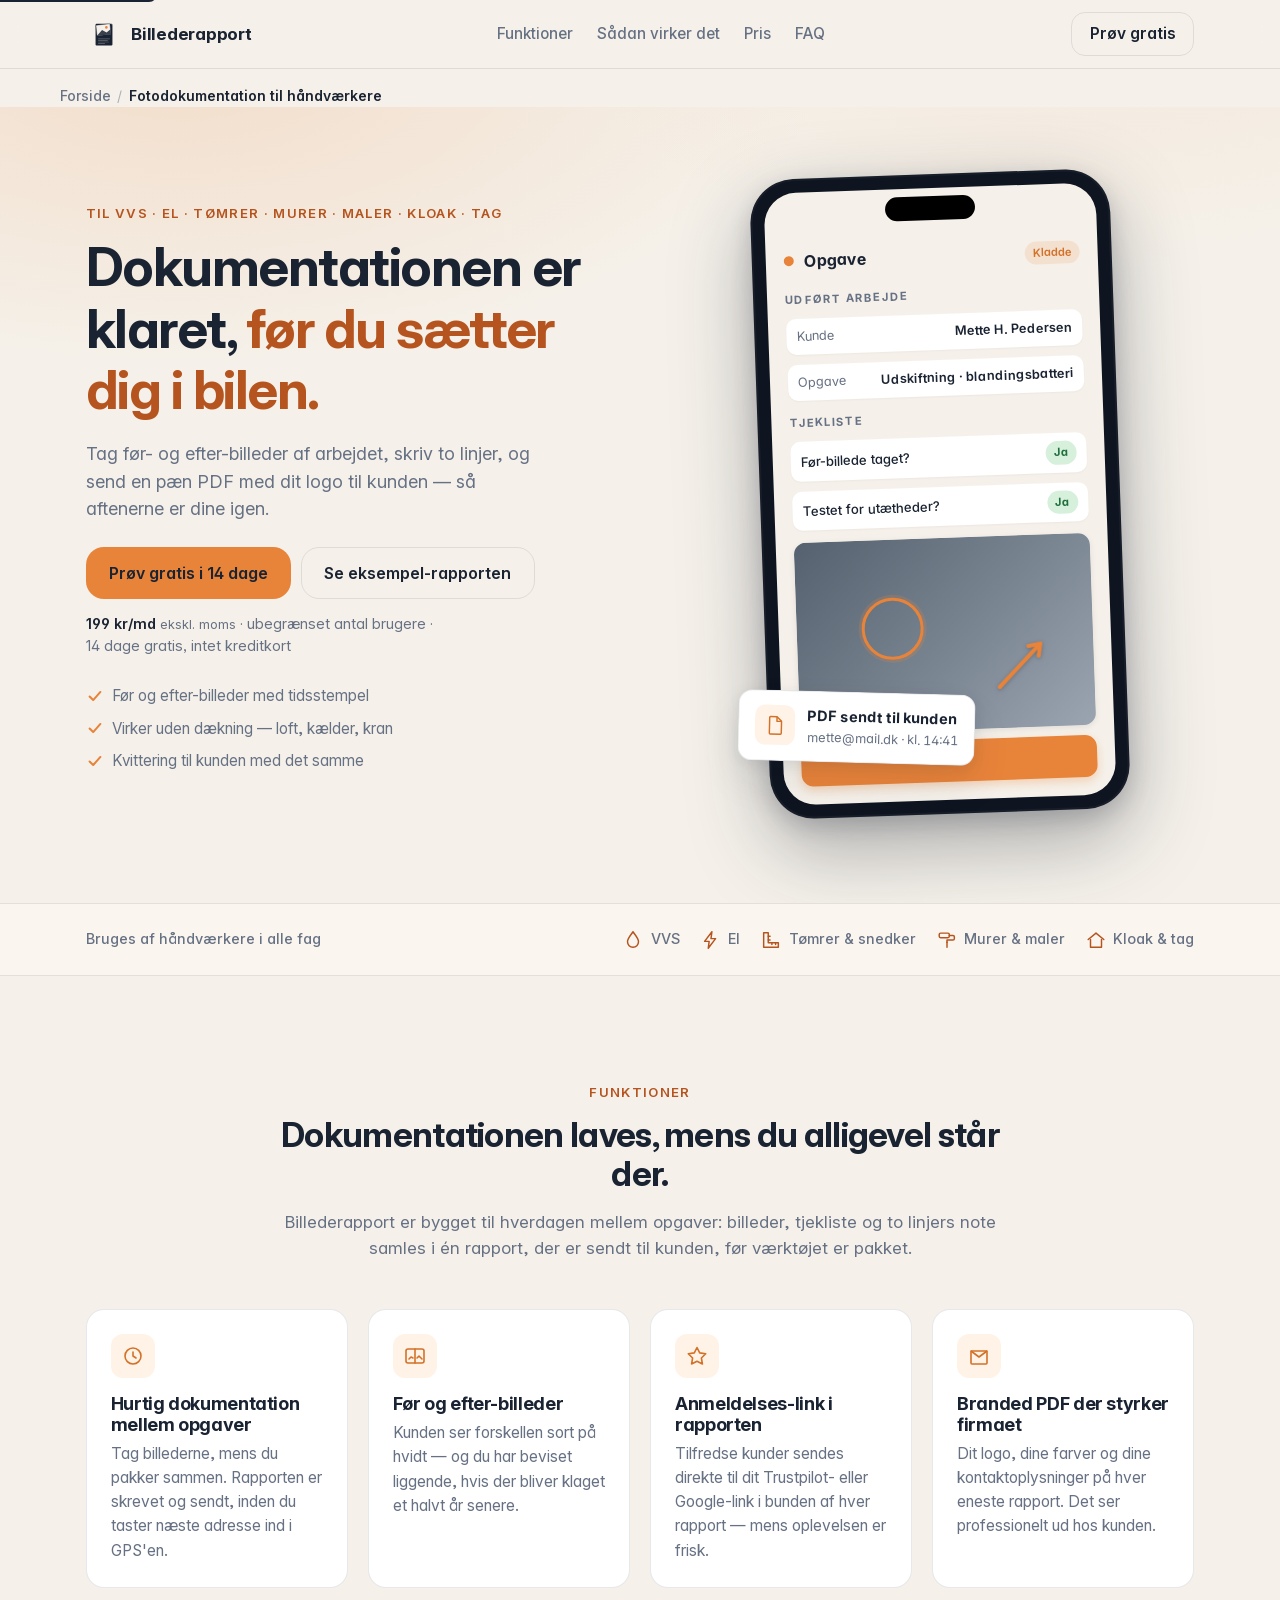
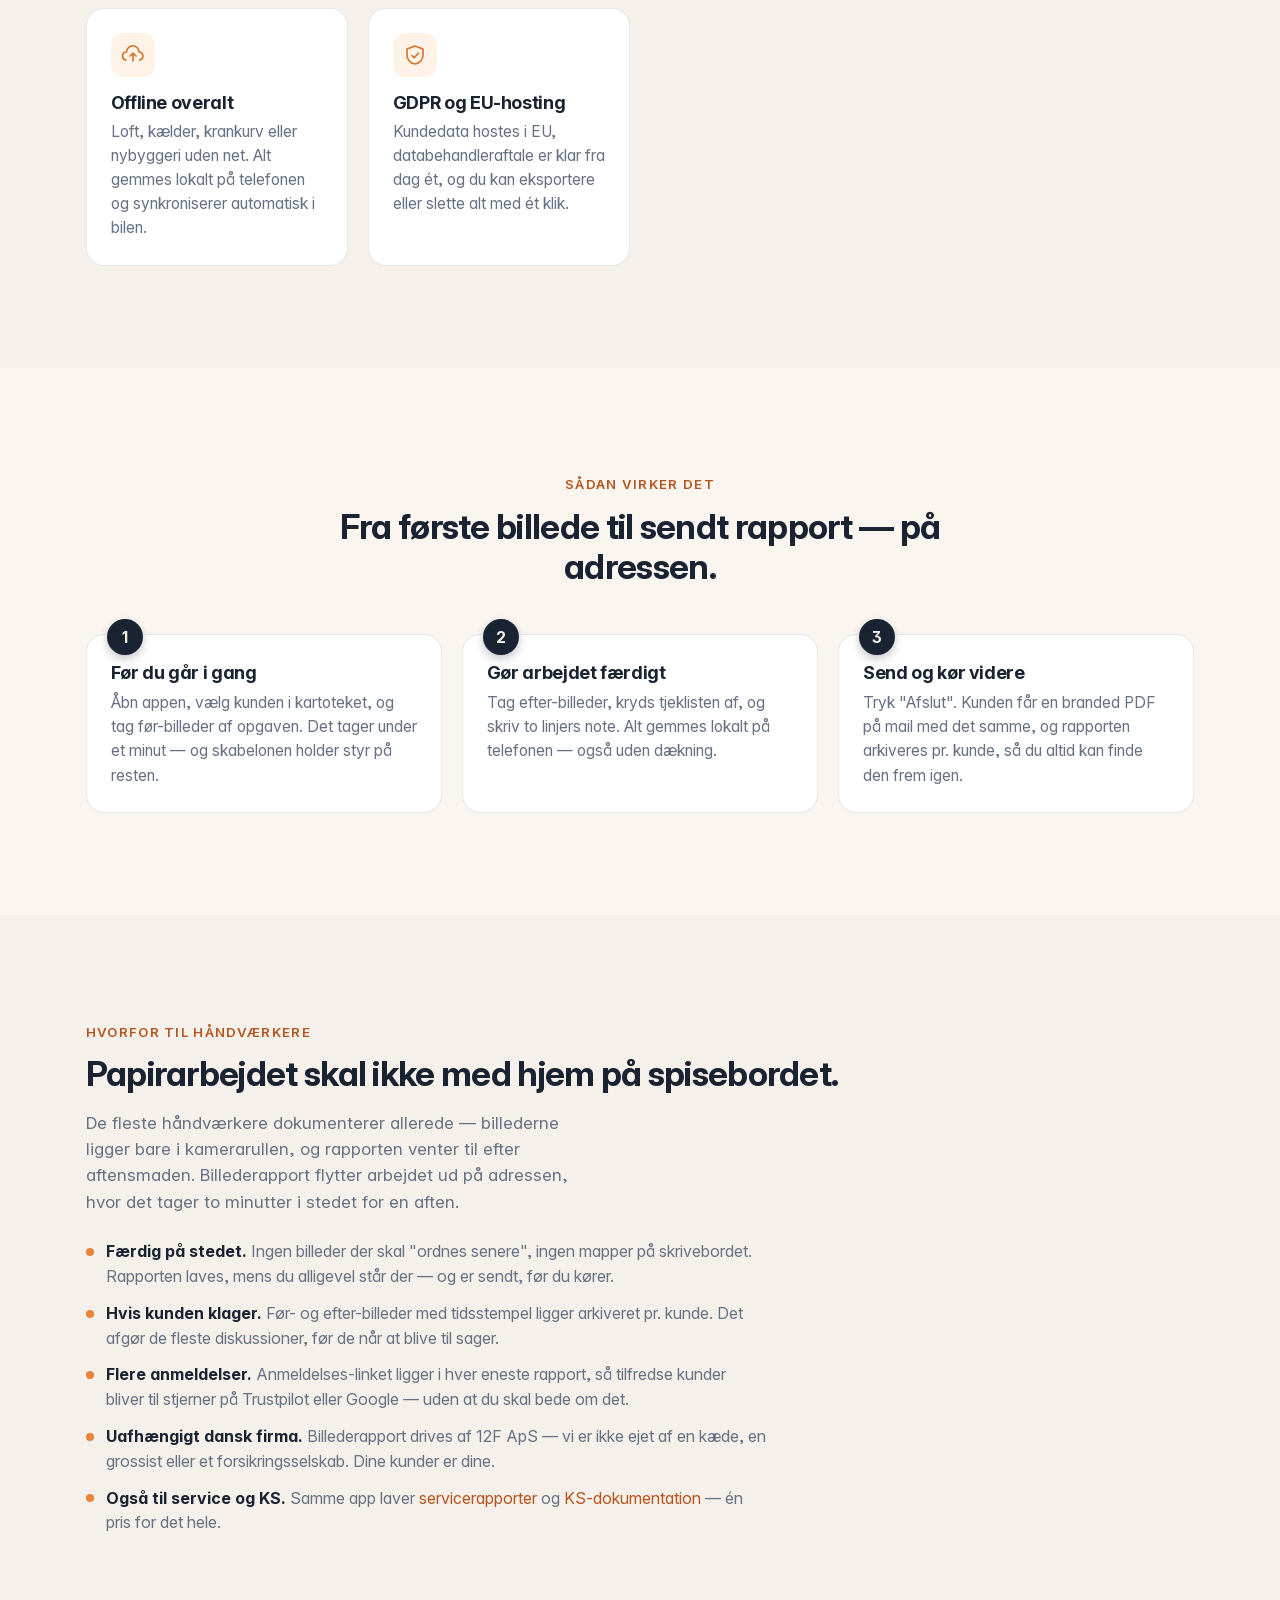
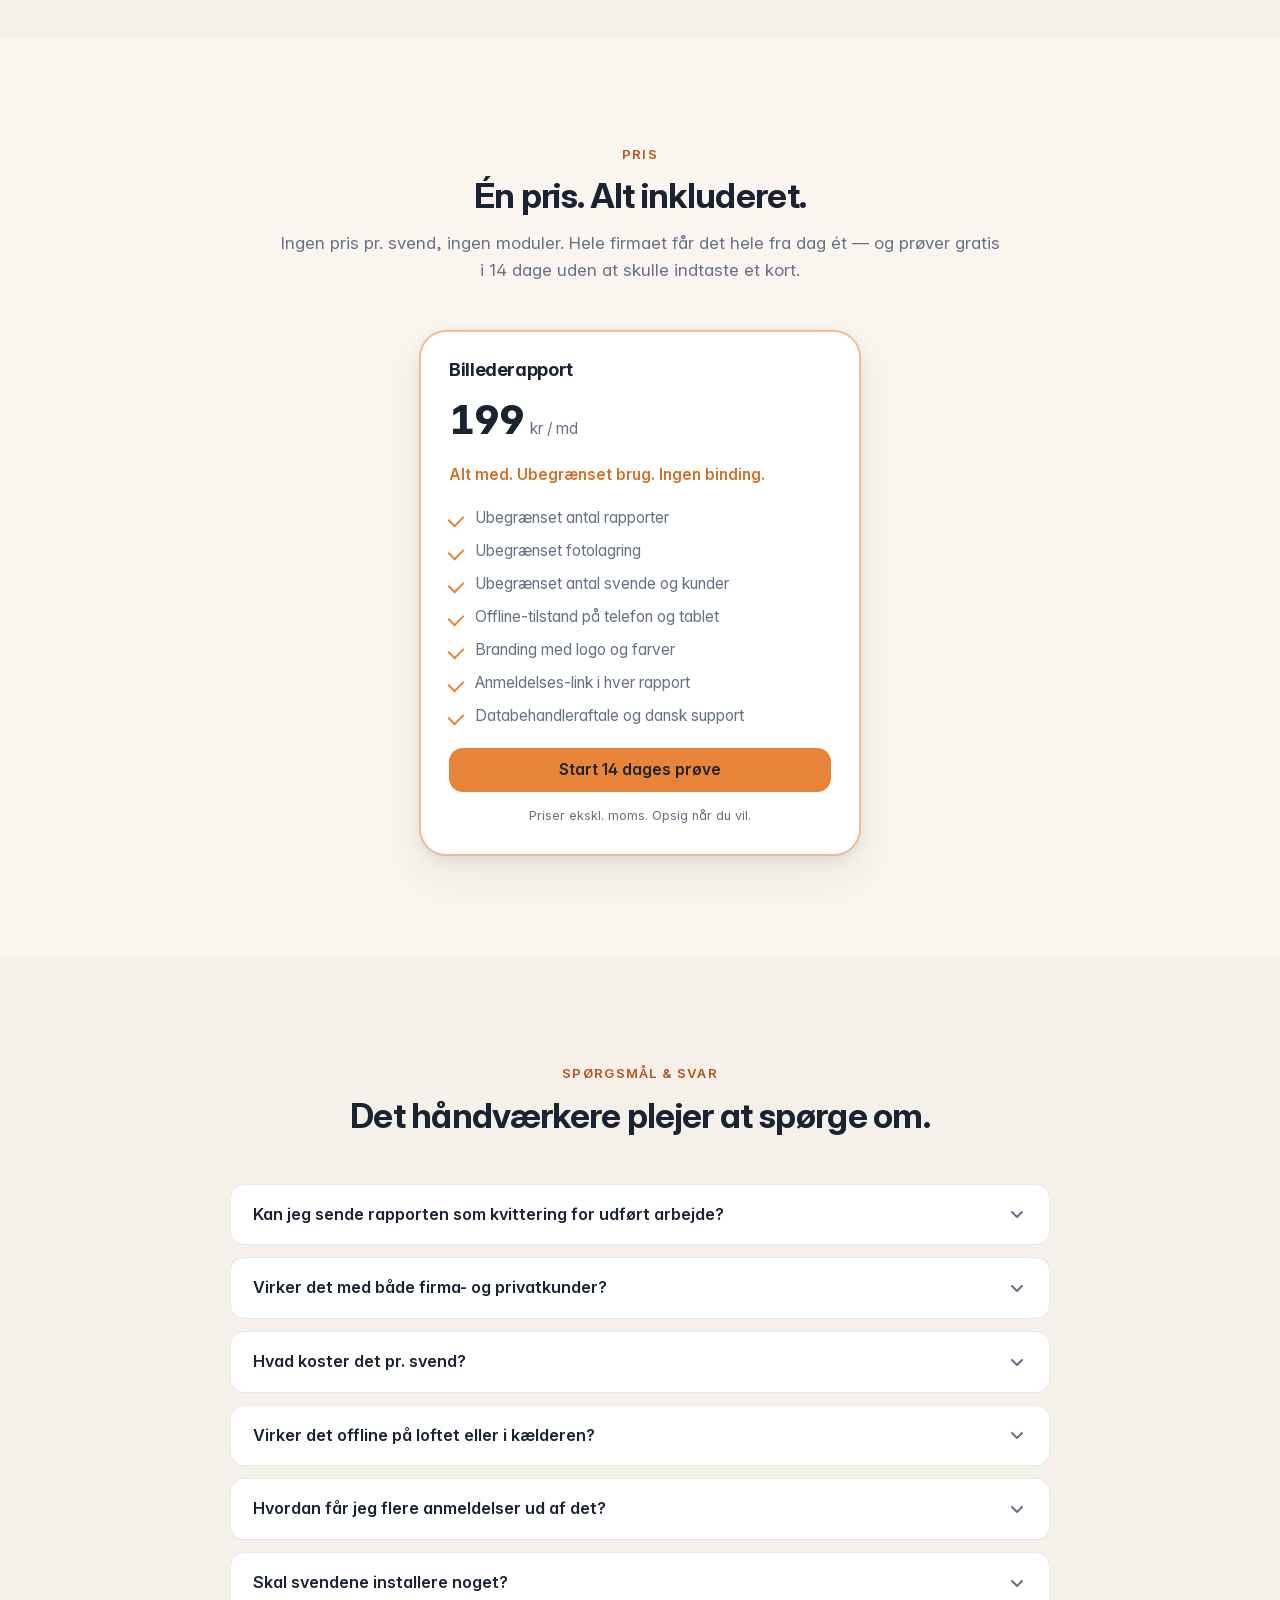
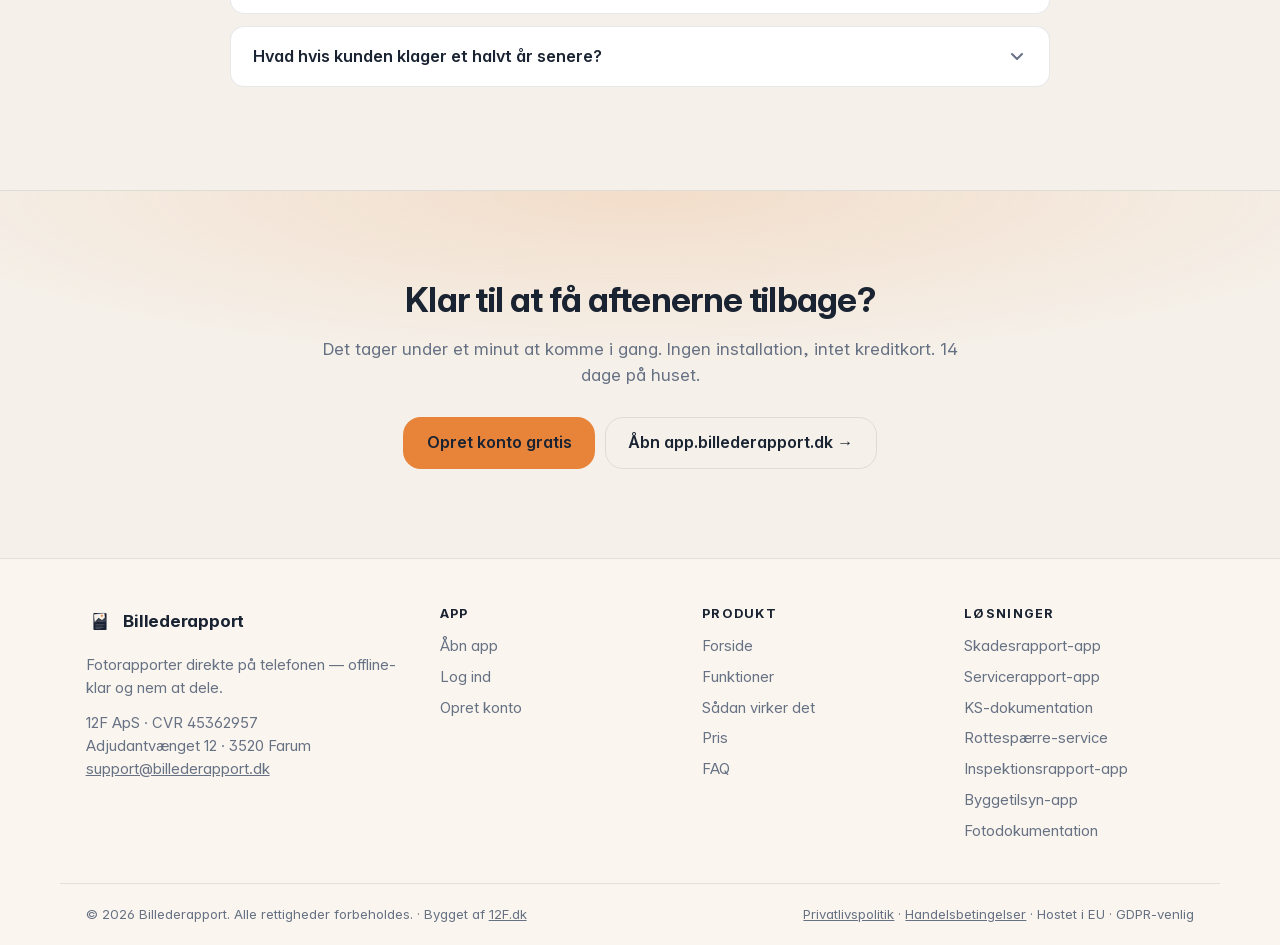
<file: fotodokumentation-haandvaerker/index.html>
<!doctype html>
<html lang="da">
  <head>
    <meta charset="utf-8" />
    <meta name="viewport" content="width=device-width, initial-scale=1, viewport-fit=cover" />
    <meta name="theme-color" content="#F5F1EA" media="(prefers-color-scheme: light)" />
    <meta name="theme-color" content="#0E1520" media="(prefers-color-scheme: dark)" />
    <meta name="color-scheme" content="light dark" />

    <title>Fotodokumentation-app til håndværkere | Billederapport</title>
    <meta name="description" content="Fotodokumentation for håndværkere: før/efter-billeder af udført arbejde og en branded PDF-rapport til kunden, inden du kører. Virker offline." />

    <meta property="og:type" content="website" />
    <meta property="og:locale" content="da_DK" />
    <meta property="og:title" content="Fotodokumentation-app til håndværkere" />
    <meta
      property="og:description"
      content="Før/efter-billeder af udført arbejde og en branded PDF til kunden, inden du kører videre. Virker offline."
    />
    <meta property="og:image" content="https://billederapport.dk/assets/og/og-fotodokumentation-haandvaerker.png" />
    <meta property="og:image:width" content="1200" />
    <meta property="og:image:height" content="630" />
    <meta property="og:url" content="https://billederapport.dk/fotodokumentation-haandvaerker/" />
    <meta name="twitter:card" content="summary_large_image" />
    <meta name="twitter:image" content="https://billederapport.dk/assets/og/og-fotodokumentation-haandvaerker.png" />

    <link rel="icon" href="/favicon.ico" sizes="any" />
    <link rel="icon" type="image/svg+xml" href="/assets/logo/logo-color.svg" media="(prefers-color-scheme: light)" />
    <link rel="icon" type="image/svg+xml" href="/assets/logo/logo-dark.svg" media="(prefers-color-scheme: dark)" />
    <link rel="apple-touch-icon" sizes="180x180" href="/assets/logo/apple-touch-icon.png" />

    <link rel="canonical" href="https://billederapport.dk/fotodokumentation-haandvaerker/" />
    <link rel="alternate" hreflang="da-DK" href="https://billederapport.dk/fotodokumentation-haandvaerker/" />
    <link rel="alternate" hreflang="x-default" href="https://billederapport.dk/fotodokumentation-haandvaerker/" />

    <meta name="robots" content="index, follow, max-image-preview:large, max-snippet:-1, max-video-preview:-1" />
    <meta name="author" content="Billederapport" />
    <meta name="publisher" content="Billederapport" />
    <meta name="geo.region" content="DK" />
    <meta name="geo.placename" content="Denmark" />
    <meta name="language" content="Danish" />
    <meta name="keywords" content="fotodokumentation håndværker, håndværker app, rapport app håndværker, før efter billeder, opgavedokumentation, dokumentation udført arbejde, servicerapport, offline, GDPR" />

    <meta property="og:site_name" content="Billederapport" />
    <meta property="og:image:alt" content="Fotodokumentation-app til håndværkere og servicemontører" />
    <meta property="og:image:type" content="image/png" />
    <meta name="twitter:title" content="Fotodokumentation-app til håndværkere" />
    <meta name="twitter:description" content="Før/efter-billeder af udført arbejde og en branded PDF til kunden, inden du kører videre. Virker offline." />
    <meta name="twitter:image:alt" content="Fotodokumentation-app til håndværkere og servicemontører" />

    <meta name="apple-mobile-web-app-title" content="Billederapport" />
    <meta name="application-name" content="Billederapport" />

    <link rel="preload" href="/assets/fonts/InterVariable-v2.woff2" as="font" type="font/woff2" crossorigin />
    <link rel="dns-prefetch" href="https://app.billederapport.dk" />
    <link rel="dns-prefetch" href="https://umami.robert-jensen.dk" />
    <style>
@font-face {
  font-family: 'InterVariable';
  font-style: normal;
  font-weight: 100 900;
  font-display: swap;
  src: url('/assets/fonts/InterVariable-v2.woff2') format('woff2-variations');
}

/* ---------- Tokens ---------- */
:root {
  --ink: #1a2332;
  --ink-soft: #3a4657;
  --ink-muted: #677184;
  --paper: #f5f1ea;
  --paper-soft: #faf6ef;
  --paper-strong: #ece6db;
  --accent: #e8833a;
  --accent-strong: #d37128;
  --accent-text: #b5541e;
  --accent-soft: #fff2e6;
  --dark-bg: #0e1520;
  --dark-surface: #141c2a;
  --dark-surface-2: #1c2637;
  --dark-border: #27344a;
  --ring: rgba(232, 131, 58, 0.35);
  --radius-sm: 8px;
  --radius: 14px;
  --radius-lg: 18px;
  --radius-xl: 26px;
  --shadow-sm: 0 1px 2px rgba(26, 35, 50, 0.06), 0 2px 6px rgba(26, 35, 50, 0.05);
  --shadow: 0 4px 14px rgba(26, 35, 50, 0.08), 0 20px 40px rgba(26, 35, 50, 0.08);
  --shadow-lg: 0 20px 60px rgba(26, 35, 50, 0.18);
  --bg: var(--paper);
  --surface: #ffffff;
  --surface-2: var(--paper-soft);
  --text: var(--ink);
  --text-muted: var(--ink-muted);
  --border: rgba(26, 35, 50, 0.1);
  --font-sans:
    'Inter', -apple-system, BlinkMacSystemFont, 'Segoe UI', Roboto, Helvetica,
    Arial, sans-serif;
}

@supports (font-variation-settings: normal) {
  :root {
    --font-sans:
      'InterVariable', -apple-system, BlinkMacSystemFont, 'Segoe UI', Roboto,
      Helvetica, Arial, sans-serif;
  }
}

@media (prefers-color-scheme: dark) {
  :root {
    --bg: var(--dark-bg);
    --surface: var(--dark-surface);
    --surface-2: var(--dark-surface-2);
    --text: #eef1f6;
    --text-muted: #8b97ad;
    --border: var(--dark-border);
    --paper-strong: #1c2637;
    --accent-soft: rgba(232, 131, 58, 0.14);
    --accent-text: #e8833a;
  }
}

/* ---------- Reset ---------- */
*,
*::before,
*::after {
  box-sizing: border-box;
}
html {
  -webkit-text-size-adjust: 100%;
  scroll-behavior: smooth;
  scroll-padding-top: 84px;
}
body {
  margin: 0;
  font-family: var(--font-sans);
  font-size: 17px;
  line-height: 1.55;
  color: var(--text);
  background: var(--bg);
  -webkit-font-smoothing: antialiased;
  -moz-osx-font-smoothing: grayscale;
  font-feature-settings: 'cv11', 'ss01', 'ss03';
}
img,
svg {
  display: block;
  max-width: 100%;
}
a {
  color: inherit;
}
h1,
h2,
h3,
h4 {
  margin: 0;
  color: var(--text);
  letter-spacing: -0.02em;
  font-weight: 700;
  line-height: 1.15;
}
h1 {
  font-size: clamp(2.1rem, 2.2vw + 1.6rem, 3.6rem);
  letter-spacing: -0.028em;
}
h2 {
  font-size: clamp(1.6rem, 1.2vw + 1.2rem, 2.4rem);
}
h3 {
  font-size: 1.125rem;
}
p {
  margin: 0;
}
ul,
ol {
  margin: 0;
  padding: 0;
  list-style: none;
}
button {
  font: inherit;
}

.skip-link {
  position: fixed;
  left: 0;
  top: -40px;
  background: var(--ink);
  color: var(--paper);
  padding: 0.5rem 0.75rem;
  border-radius: 0 0 8px 0;
  z-index: 100;
  text-decoration: none;
}
.skip-link:focus {
  top: 0;
}

/* ---------- Layout ---------- */
.container {
  width: 100%;
  max-width: 1160px;
  margin: 0 auto;
  padding: 0 clamp(1rem, 2vw, 2rem);
}

.section {
  padding: clamp(4rem, 8vw, 7rem) 0;
}
.section-alt {
  background: var(--surface-2);
}

.section-head {
  max-width: 720px;
  margin: 0 auto 3rem;
  text-align: center;
}
.section-head .section-lede {
  margin-top: 0.9rem;
  color: var(--text-muted);
  font-size: 1.0625rem;
}

.eyebrow {
  display: inline-block;
  margin-bottom: 0.75rem;
  color: var(--accent-text);
  font-size: 0.825rem;
  font-weight: 600;
  letter-spacing: 0.1em;
  text-transform: uppercase;
}

.accent {
  color: var(--accent-text);
}

/* ---------- Buttons ---------- */
.btn {
  display: inline-flex;
  align-items: center;
  justify-content: center;
  gap: 0.4rem;
  height: 44px;
  padding: 0 1.1rem;
  border-radius: var(--radius);
  font-size: 0.975rem;
  font-weight: 600;
  text-decoration: none;
  border: 1px solid transparent;
  transition:
    transform 0.08s ease,
    background-color 0.15s ease,
    border-color 0.15s ease,
    box-shadow 0.15s ease,
    opacity 0.15s ease;
  white-space: nowrap;
}
.btn:active {
  transform: scale(0.985);
}
.btn:focus-visible {
  outline: none;
  box-shadow: 0 0 0 3px var(--ring);
}
.btn-primary {
  background: var(--accent);
  color: var(--ink);
}
.btn-primary:hover {
  background: var(--accent-strong);
  color: var(--ink);
}
.btn-ghost {
  background: transparent;
  color: var(--text);
  border-color: var(--border);
}
.btn-ghost:hover {
  background: var(--surface-2);
}
.btn-lg {
  height: 52px;
  padding: 0 1.4rem;
  font-size: 1rem;
  border-radius: var(--radius-lg);
}
.btn-block {
  width: 100%;
}

.link {
  text-decoration: none;
  color: var(--text);
  font-weight: 500;
  opacity: 0.8;
}
.link:hover {
  opacity: 1;
}

/* Shared focus ring for non-button interactive elements */
.link:focus-visible,
.brand:focus-visible,
.nav-links a:focus-visible,
.nav-actions .link:focus-visible,
.footer-col a:focus-visible,
.cta-row a:focus-visible,
.crumbs a:focus-visible {
  outline: none;
  box-shadow: 0 0 0 3px var(--ring);
  border-radius: 6px;
  opacity: 1;
}

/* ---------- Header ---------- */
.site-header {
  position: sticky;
  top: 0;
  z-index: 20;
  background: color-mix(in srgb, var(--bg) 85%, transparent);
  backdrop-filter: saturate(1.2) blur(14px);
  -webkit-backdrop-filter: saturate(1.2) blur(14px);
  border-bottom: 1px solid var(--border);
}
.nav {
  display: flex;
  align-items: center;
  justify-content: space-between;
  height: 68px;
  gap: 1rem;
}
.brand {
  display: inline-flex;
  align-items: center;
  gap: 0.6rem;
  text-decoration: none;
  color: var(--text);
  font-weight: 700;
  letter-spacing: -0.015em;
}
.brand-name {
  font-size: 1.0625rem;
}
.brand-mark {
  border-radius: 8px;
}
.brand-mark-dark {
  display: none;
}
@media (prefers-color-scheme: dark) {
  .brand-mark-light {
    display: none;
  }
  .brand-mark-dark {
    display: block;
  }
}

.nav-links {
  display: none;
  gap: 1.5rem;
  font-size: 0.95rem;
}
.nav-links a {
  text-decoration: none;
  color: var(--text-muted);
  font-weight: 500;
}
.nav-links a:hover {
  color: var(--text);
}
.nav-actions {
  display: flex;
  align-items: center;
  gap: 0.5rem;
}
.nav-actions .link {
  display: inline-flex;
  align-items: center;
  justify-content: center;
  height: 40px;
  padding: 0 0.85rem;
  border-radius: var(--radius);
  border: 1px solid var(--border);
  font-size: 0.9rem;
  font-weight: 600;
  opacity: 1;
  color: var(--text);
  transition:
    background-color 0.15s ease,
    border-color 0.15s ease;
}
.nav-actions .link:hover {
  background: var(--surface-2);
}
@media (min-width: 760px) {
  .nav-links {
    display: flex;
  }
  .nav-actions {
    gap: 0.75rem;
  }
  .nav-actions .link {
    height: auto;
    padding: 0;
    border: none;
    font-size: 0.95rem;
    font-weight: 500;
    opacity: 0.8;
    border-radius: 0;
  }
  .nav-actions .link:hover {
    background: transparent;
    opacity: 1;
  }
}
@media (max-width: 399px) {
  .brand-name {
    display: none;
  }
  .nav-actions .link {
    padding: 0 0.7rem;
    font-size: 0.85rem;
  }
  .btn {
    padding: 0 0.85rem;
    font-size: 0.9rem;
  }
}

/* ---------- Breadcrumbs ---------- */
.crumbs {
  padding: 1rem 0 0;
  font-size: 0.875rem;
  color: var(--text-muted);
}
.crumbs ol {
  display: flex;
  flex-wrap: wrap;
  gap: 0.4rem;
  align-items: center;
}
.crumbs li {
  display: inline-flex;
  align-items: center;
  gap: 0.4rem;
}
.crumbs a {
  color: var(--text-muted);
  text-decoration: none;
  font-weight: 500;
}
.crumbs a:hover {
  color: var(--text);
}
.crumbs li[aria-current='page'] {
  color: var(--text);
  font-weight: 600;
}
.crumbs-sep {
  opacity: 0.5;
}

/* ---------- Hero ---------- */
.hero {
  position: relative;
  padding: clamp(2rem, 4vw, 3.5rem) 0 clamp(4rem, 7vw, 6rem);
  overflow: hidden;
}
.hero::before {
  content: '';
  position: absolute;
  inset: -20% -10% auto -10%;
  height: 70%;
  background: radial-gradient(
      60% 80% at 20% 20%,
      rgba(232, 131, 58, 0.18) 0%,
      transparent 70%
    ),
    radial-gradient(
      60% 80% at 80% 10%,
      rgba(232, 131, 58, 0.08) 0%,
      transparent 60%
    );
  z-index: 0;
  pointer-events: none;
}
.hero-grid {
  position: relative;
  display: grid;
  grid-template-columns: 1fr;
  gap: clamp(2.5rem, 5vw, 4.5rem);
  align-items: center;
}
@media (min-width: 900px) {
  .hero-grid {
    grid-template-columns: 1.05fr 1fr;
  }
}
.hero-copy .lede {
  margin-top: 1.15rem;
  color: var(--text-muted);
  font-size: 1.125rem;
  max-width: 42ch;
}
.cta-row {
  display: flex;
  flex-wrap: wrap;
  gap: 0.6rem;
  margin-top: 1.5rem;
}
.cta-row-centered {
  justify-content: center;
}
.hero-price {
  margin-top: 0.85rem;
  color: var(--text-muted);
  font-size: 0.9rem;
  line-height: 1.5;
}
.hero-price strong {
  color: var(--text);
  font-weight: 600;
}
.hero-price-vat {
  font-size: 0.8rem;
}
.hero-price-item {
  white-space: nowrap;
}

.trust-points {
  margin-top: 1.75rem;
  display: grid;
  gap: 0.55rem;
  color: var(--text-muted);
  font-size: 0.95rem;
}
.trust-points li {
  display: flex;
  align-items: center;
  gap: 0.55rem;
}
.trust-points svg {
  color: var(--accent);
  flex: 0 0 auto;
}

/* ---------- Hero visual: phone mock ---------- */
.hero-visual {
  position: relative;
  justify-self: center;
  width: 100%;
  max-width: 360px;
  aspect-ratio: 9 / 16;
  margin-top: 1rem;
}
.phone {
  position: relative;
  width: 100%;
  height: 100%;
  background: #0e1520;
  border-radius: 44px;
  padding: 14px;
  box-shadow:
    0 0 0 2px rgba(255, 255, 255, 0.04) inset,
    0 30px 80px rgba(26, 35, 50, 0.35),
    0 8px 22px rgba(26, 35, 50, 0.18);
  transform: rotate(-2deg);
}
.phone-notch {
  position: absolute;
  top: 22px;
  left: 50%;
  transform: translateX(-50%);
  width: 90px;
  height: 24px;
  background: #000;
  border-radius: 999px;
  z-index: 2;
}
.phone-screen {
  position: relative;
  width: 100%;
  height: 100%;
  background: var(--paper);
  color: var(--ink);
  border-radius: 32px;
  overflow: hidden;
  padding: 56px 18px 18px;
  display: flex;
  flex-direction: column;
  gap: 10px;
}
.mock-header {
  display: flex;
  align-items: center;
  gap: 0.6rem;
  margin-bottom: 4px;
}
.mock-dot {
  width: 10px;
  height: 10px;
  border-radius: 999px;
  background: var(--accent);
}
.mock-title {
  font-size: 1rem;
  font-weight: 700;
  color: var(--ink);
  flex: 1;
}
.mock-badge {
  font-size: 0.7rem;
  font-weight: 600;
  padding: 3px 8px;
  border-radius: 999px;
  background: rgba(232, 131, 58, 0.15);
  color: var(--accent-strong);
}
.mock-section-title {
  font-size: 0.7rem;
  font-weight: 700;
  letter-spacing: 0.1em;
  text-transform: uppercase;
  color: var(--ink-muted);
  margin-top: 4px;
}
.mock-row {
  display: flex;
  justify-content: space-between;
  gap: 0.75rem;
  background: #fff;
  border-radius: 10px;
  padding: 8px 10px;
  font-size: 0.8rem;
  box-shadow: 0 1px 2px rgba(0, 0, 0, 0.04);
}
.mock-label {
  color: var(--ink-muted);
}
.mock-value {
  color: var(--ink);
  font-weight: 600;
  text-align: right;
}
.mock-q {
  display: flex;
  justify-content: space-between;
  align-items: center;
  gap: 0.5rem;
  background: #fff;
  border-radius: 10px;
  padding: 8px 10px;
  font-size: 0.82rem;
  box-shadow: 0 1px 2px rgba(0, 0, 0, 0.04);
}
.mock-q-text {
  color: var(--ink);
  font-weight: 500;
}
.mock-pill {
  font-size: 0.7rem;
  padding: 3px 8px;
  border-radius: 999px;
  font-weight: 700;
}
.pill-ok {
  background: #d6f0dc;
  color: #1f6f3a;
}
.pill-no {
  background: #fde3d1;
  color: #9a4414;
}
.mock-photo {
  position: relative;
  flex: 1;
  min-height: 90px;
  margin-top: 2px;
  border-radius: 12px;
  background:
    linear-gradient(135deg, #55616e 0%, #7a8592 55%, #9ba5b1 100%),
    #8a94a0;
  overflow: hidden;
  box-shadow: 0 2px 6px rgba(0, 0, 0, 0.08);
}
.photo-anno-circle {
  position: absolute;
  left: 22%;
  top: 30%;
  width: 62px;
  height: 62px;
  border: 3px solid var(--accent);
  border-radius: 999px;
  box-shadow: 0 0 0 3px rgba(232, 131, 58, 0.2);
}
.photo-anno-arrow {
  position: absolute;
  right: 14%;
  bottom: 18%;
  filter: drop-shadow(0 1px 2px rgba(0, 0, 0, 0.25));
}
.photo-timestamp {
  position: absolute;
  left: 10px;
  bottom: 8px;
  font-size: 0.65rem;
  font-weight: 600;
  padding: 3px 8px;
  border-radius: 6px;
  background: rgba(14, 21, 32, 0.7);
  color: #fff;
  letter-spacing: 0.02em;
  font-variant-numeric: tabular-nums;
  font-feature-settings: 'tnum' 1, 'cv11', 'ss01', 'ss03';
}
.mock-cta {
  margin-top: auto;
  height: 42px;
  border: none;
  border-radius: 12px;
  background: var(--accent);
  color: #fff;
  font-weight: 700;
  font-size: 0.9rem;
  box-shadow: 0 4px 10px rgba(232, 131, 58, 0.3);
}

.hero-card {
  position: absolute;
  left: -6%;
  bottom: 8%;
  display: flex;
  align-items: center;
  gap: 0.75rem;
  padding: 0.8rem 1rem;
  background: var(--surface);
  border-radius: var(--radius);
  box-shadow: var(--shadow);
  border: 1px solid var(--border);
  max-width: 240px;
  transform: rotate(1.5deg);
}
.hero-card-icon {
  width: 40px;
  height: 40px;
  display: flex;
  align-items: center;
  justify-content: center;
  border-radius: 10px;
  background: var(--accent-soft);
  color: var(--accent-strong);
  flex: 0 0 auto;
}
.hero-card-title {
  font-size: 0.9rem;
  font-weight: 700;
  color: var(--text);
}
.hero-card-sub {
  font-size: 0.8rem;
  color: var(--text-muted);
  margin-top: 1px;
  font-variant-numeric: tabular-nums;
  font-feature-settings: 'tnum' 1, 'cv11', 'ss01', 'ss03';
}

@media (max-width: 899px) {
  .hero-card {
    position: static;
    left: auto;
    right: auto;
    bottom: auto;
    transform: none;
    margin: 1.25rem auto 0;
    max-width: 340px;
  }
}

@media (max-width: 480px) {
  .hero-visual {
    max-width: 300px;
  }
  .phone {
    transform: none;
  }
  .hero-card {
    max-width: 100%;
  }
}

@media (max-width: 420px) {
  .eyebrow {
    letter-spacing: 0.05em;
    font-size: 0.78rem;
  }
}

/* ---------- Strip ---------- */
.strip {
  padding: 1.5rem 0;
  border-top: 1px solid var(--border);
  border-bottom: 1px solid var(--border);
  background: var(--surface-2);
}
.strip-inner {
  display: flex;
  flex-wrap: wrap;
  align-items: center;
  gap: 1.2rem;
  justify-content: space-between;
}
.strip-text {
  color: var(--text-muted);
  font-size: 0.9rem;
  font-weight: 500;
}
.strip-icons {
  display: flex;
  flex-wrap: wrap;
  gap: 1.25rem;
  color: var(--text-muted);
  font-size: 0.9rem;
  font-weight: 500;
}
.strip-icons li {
  display: inline-flex;
  align-items: center;
  gap: 0.4rem;
}
.strip-icons svg {
  color: var(--accent-text);
  flex: 0 0 auto;
}

/* ---------- Features ---------- */
.feature-grid {
  display: grid;
  gap: 1.25rem;
  grid-template-columns: repeat(auto-fit, minmax(260px, 1fr));
}
.feature {
  padding: 1.5rem;
  background: var(--surface);
  border: 1px solid var(--border);
  border-radius: var(--radius-lg);
  transition:
    transform 0.15s ease,
    box-shadow 0.15s ease,
    border-color 0.15s ease;
}
.feature:hover {
  transform: translateY(-2px);
  box-shadow: var(--shadow);
  border-color: color-mix(in srgb, var(--accent) 30%, var(--border));
}
.feature-icon {
  width: 44px;
  height: 44px;
  border-radius: 12px;
  background: var(--accent-soft);
  color: var(--accent-strong);
  display: flex;
  align-items: center;
  justify-content: center;
  margin-bottom: 1rem;
}
.feature h3 {
  margin-bottom: 0.4rem;
}
.feature p {
  color: var(--text-muted);
  font-size: 0.975rem;
}

/* ---------- Steps ---------- */
.steps {
  display: grid;
  gap: 1.25rem;
  grid-template-columns: repeat(auto-fit, minmax(260px, 1fr));
  counter-reset: step;
}
.step {
  position: relative;
  padding: 1.75rem 1.5rem 1.5rem;
  background: var(--surface);
  border: 1px solid var(--border);
  border-radius: var(--radius-lg);
}
.step-num {
  position: absolute;
  top: -16px;
  left: 20px;
  width: 36px;
  height: 36px;
  display: flex;
  align-items: center;
  justify-content: center;
  border-radius: 999px;
  background: var(--ink);
  color: var(--paper);
  font-weight: 700;
  font-size: 0.95rem;
  box-shadow: 0 4px 10px rgba(26, 35, 50, 0.25);
}
@media (prefers-color-scheme: dark) {
  .step-num {
    background: var(--accent);
    color: #fff;
  }
}
.step h3 {
  margin-bottom: 0.45rem;
}
.step p {
  color: var(--text-muted);
  font-size: 0.975rem;
}

/* ---------- Why ---------- */
.why-copy .section-lede {
  margin-top: 1rem;
  color: var(--text-muted);
  font-size: 1.0625rem;
  max-width: 52ch;
}
.why-list {
  margin-top: 1.5rem;
  display: grid;
  gap: 0.75rem;
  color: var(--text-muted);
  font-size: 1rem;
  max-width: 68ch;
}
.why-list li {
  padding-left: 1.25rem;
  position: relative;
}
.why-list li::before {
  content: '';
  position: absolute;
  left: 0;
  top: 0.55em;
  width: 8px;
  height: 8px;
  border-radius: 999px;
  background: var(--accent);
}
.why-list strong {
  color: var(--text);
}
.why-list a {
  color: var(--accent-text);
  text-decoration: none;
}
.why-list a:hover {
  text-decoration: underline;
}
.why-list a:focus-visible {
  outline: none;
  box-shadow: 0 0 0 3px var(--ring);
  border-radius: 6px;
}

/* ---------- Plans ---------- */
.plans {
  display: grid;
  gap: 1.25rem;
  grid-template-columns: repeat(auto-fit, minmax(280px, 1fr));
  max-width: 820px;
  margin: 0 auto;
}
.plans-single {
  max-width: 440px;
  grid-template-columns: 1fr;
}
.plan-tagline {
  margin: -0.5rem 0 1.25rem;
  color: var(--accent-strong);
  font-weight: 600;
  font-size: 0.95rem;
}
.plan {
  position: relative;
  padding: 1.75rem;
  background: var(--surface);
  border: 1px solid var(--border);
  border-radius: var(--radius-xl);
  display: flex;
  flex-direction: column;
}
.plan-featured {
  border-color: color-mix(in srgb, var(--accent) 55%, transparent);
  box-shadow:
    0 0 0 1px color-mix(in srgb, var(--accent) 40%, transparent),
    var(--shadow);
}
.plan-badge {
  position: absolute;
  top: -12px;
  right: 20px;
  background: var(--accent);
  color: #fff;
  font-size: 0.75rem;
  font-weight: 700;
  letter-spacing: 0.06em;
  padding: 5px 10px;
  border-radius: 999px;
}
.plan-name {
  font-size: 1.125rem;
  color: var(--text);
}
.plan-price {
  margin: 0.5rem 0 1.25rem;
  display: flex;
  align-items: baseline;
  color: var(--text);
}
.plan-amount {
  font-size: 2.5rem;
  font-weight: 800;
  letter-spacing: -0.025em;
  color: var(--text);
  font-variant-numeric: tabular-nums;
  font-feature-settings: 'tnum' 1, 'cv11', 'ss01', 'ss03';
}
.plan-unit {
  margin-left: 0.35rem;
  color: var(--text-muted);
  font-size: 0.95rem;
}
.plan-list {
  flex: 1;
  display: grid;
  gap: 0.55rem;
  margin-bottom: 1.25rem;
  color: var(--text-muted);
}
.plan-list li {
  padding-left: 1.6rem;
  position: relative;
  font-size: 0.975rem;
}
.plan-list li::before {
  content: '';
  position: absolute;
  left: 0;
  top: 0.5em;
  width: 14px;
  height: 10px;
  border-left: 2px solid var(--accent);
  border-bottom: 2px solid var(--accent);
  transform: rotate(-45deg);
}
.plan-foot {
  margin-top: 0.85rem;
  font-size: 0.8rem;
  color: var(--text-muted);
  text-align: center;
}

/* ---------- CTA ---------- */
.cta {
  padding: clamp(3.5rem, 7vw, 6rem) 0;
  background:
    radial-gradient(
      90% 70% at 50% 0%,
      rgba(232, 131, 58, 0.18) 0%,
      transparent 70%
    ),
    var(--bg);
  border-top: 1px solid var(--border);
}
.cta-inner {
  text-align: center;
  max-width: 720px;
  margin: 0 auto;
}
.cta p {
  margin-top: 1rem;
  color: var(--text-muted);
  font-size: 1.0625rem;
}
.cta-inner .cta-row {
  margin-top: 1.75rem;
}

/* ---------- Footer ---------- */
.site-footer {
  background: var(--surface-2);
  border-top: 1px solid var(--border);
  padding: 3rem 0 1.25rem;
  color: var(--text-muted);
  font-size: 0.925rem;
}
.footer-grid {
  display: grid;
  gap: 2rem;
  grid-template-columns: 1fr;
}
@media (min-width: 680px) {
  .footer-grid {
    grid-template-columns: 1.4fr repeat(3, 1fr);
  }
}
.footer-tag {
  margin-top: 0.75rem;
  max-width: 36ch;
  color: var(--text-muted);
}
.footer-col {
  display: grid;
  gap: 0.5rem;
  align-content: start;
}
.footer-col h3 {
  font-size: 0.8rem;
  letter-spacing: 0.1em;
  text-transform: uppercase;
  color: var(--text);
  margin: 0 0 0.3rem;
  font-weight: 700;
}
.footer-col a {
  color: var(--text-muted);
  text-decoration: none;
}
.footer-col a:hover {
  color: var(--text);
}
.footer-bottom {
  margin-top: 2.5rem;
  padding-top: 1.25rem;
  border-top: 1px solid var(--border);
  display: flex;
  flex-wrap: wrap;
  justify-content: space-between;
  gap: 0.5rem;
  font-size: 0.825rem;
}
.footer-org {
  margin-top: 0.75rem;
  color: var(--text-muted);
}
.footer-org a {
  color: var(--text-muted);
}
.footer-org a:hover,
.footer-bottom a:hover {
  color: var(--text);
}
.footer-bottom a {
  color: var(--text-muted);
}
.footer-org a:focus-visible,
.footer-bottom a:focus-visible {
  outline: none;
  box-shadow: 0 0 0 3px var(--ring);
  border-radius: 6px;
}

/* ---------- Motion ---------- */
@media (prefers-reduced-motion: reduce) {
  *,
  *::before,
  *::after {
    transition-duration: 0.001ms !important;
    animation-duration: 0.001ms !important;
    scroll-behavior: auto !important;
  }
  .phone {
    transform: none;
  }
  .hero-card {
    transform: none;
  }
}

/* ---------- FAQ ---------- */
.faq-list {
  display: grid;
  gap: 12px;
  max-width: 820px;
  margin: 0 auto;
}
.faq-item {
  background: var(--surface);
  border: 1px solid var(--border);
  border-radius: var(--radius);
  overflow: hidden;
  transition: border-color 0.15s ease, box-shadow 0.15s ease;
}
.faq-item[open] {
  border-color: rgba(232, 131, 58, 0.45);
  box-shadow: var(--shadow);
}
.faq-item summary {
  display: flex;
  align-items: center;
  justify-content: space-between;
  gap: 16px;
  padding: 18px 22px;
  cursor: pointer;
  list-style: none;
  font-weight: 600;
  color: var(--text);
}
.faq-item summary::-webkit-details-marker {
  display: none;
}
.faq-item summary:focus-visible {
  outline: 3px solid var(--ring);
  outline-offset: 2px;
}
.faq-q {
  font-size: 1.02rem;
  line-height: 1.45;
}
.faq-chev {
  flex-shrink: 0;
  color: var(--ink-muted);
  transition: transform 0.18s ease;
}
.faq-item[open] .faq-chev {
  transform: rotate(180deg);
  color: var(--accent-text);
}
.faq-item p {
  margin: 0;
  padding: 0 22px 22px;
  color: var(--text-muted);
  line-height: 1.65;
  max-width: 70ch;
}
@media (max-width: 600px) {
  .faq-item summary {
    padding: 16px 18px;
  }
  .faq-item p {
    padding: 0 18px 18px;
  }
  .faq-q {
    font-size: 0.98rem;
  }
}
    </style>

    <script type="application/ld+json">
    {
      "@context": "https://schema.org",
      "@graph": [
        {
          "@type": "Organization",
          "@id": "https://billederapport.dk/#organization",
          "name": "Billederapport",
          "url": "https://billederapport.dk/",
          "logo": {
            "@type": "ImageObject",
            "url": "https://billederapport.dk/assets/logo/logo-color.svg",
            "width": 512,
            "height": 512
          },
          "image": "https://billederapport.dk/assets/og/og-card.png",
          "description": "Dansk-udviklet mobil app til fotorapporter, inspektioner og skadesdokumentation. Offline-klar, GDPR-venlig og hostet i EU.",
          "areaServed": { "@type": "Country", "name": "DK" },
          "legalName": "12F ApS",
          "vatID": "DK45362957",
          "address": {
            "@type": "PostalAddress",
            "streetAddress": "Adjudantvænget 12",
            "postalCode": "3520",
            "addressLocality": "Farum",
            "addressCountry": "DK"
          },
          "contactPoint": {
            "@type": "ContactPoint",
            "contactType": "customer support",
            "email": "support@billederapport.dk",
            "availableLanguage": "da"
          },
          "sameAs": []
        },
        {
          "@type": "WebSite",
          "@id": "https://billederapport.dk/#website",
          "url": "https://billederapport.dk/",
          "name": "Billederapport",
          "inLanguage": "da-DK",
          "publisher": { "@id": "https://billederapport.dk/#organization" }
        },
        {
          "@type": "SoftwareApplication",
          "@id": "https://billederapport.dk/#app",
          "name": "Billederapport",
          "operatingSystem": "Web, iOS, Android (PWA)",
          "applicationCategory": "BusinessApplication",
          "applicationSubCategory": "FieldServiceManagement",
          "url": "https://app.billederapport.dk",
          "downloadUrl": "https://app.billederapport.dk",
          "softwareVersion": "1.0",
          "inLanguage": "da-DK",
          "publisher": { "@id": "https://billederapport.dk/#organization" },
          "offers": {
            "@type": "Offer",
            "price": "199",
            "priceCurrency": "DKK",
            "category": "subscription",
            "availability": "https://schema.org/InStock",
            "url": "https://app.billederapport.dk/signup",
            "eligibleRegion": { "@type": "Country", "name": "DK" }
          }
        },
        {
          "@type": "WebPage",
          "@id": "https://billederapport.dk/fotodokumentation-haandvaerker/#webpage",
          "url": "https://billederapport.dk/fotodokumentation-haandvaerker/",
          "name": "Fotodokumentation-app til håndværkere",
          "description": "Fotodokumentation for håndværkere og servicemontører. Før/efter-billeder af udført arbejde, offline i felten, og en branded PDF-rapport til kunden, inden du kører videre.",
          "inLanguage": "da-DK",
          "dateModified": "2026-11-16",
          "isPartOf": { "@id": "https://billederapport.dk/#website" },
          "about": { "@id": "https://billederapport.dk/#app" },
          "primaryImageOfPage": "https://billederapport.dk/assets/og/og-fotodokumentation-haandvaerker.png",
          "breadcrumb": { "@id": "https://billederapport.dk/fotodokumentation-haandvaerker/#breadcrumb" }
        },
        {
          "@type": "BreadcrumbList",
          "@id": "https://billederapport.dk/fotodokumentation-haandvaerker/#breadcrumb",
          "itemListElement": [
            {
              "@type": "ListItem",
              "position": 1,
              "name": "Forside",
              "item": "https://billederapport.dk/"
            },
            {
              "@type": "ListItem",
              "position": 2,
              "name": "Fotodokumentation til håndværkere",
              "item": "https://billederapport.dk/fotodokumentation-haandvaerker/"
            }
          ]
        },
        {
          "@type": "FAQPage",
          "@id": "https://billederapport.dk/fotodokumentation-haandvaerker/#faq",
          "mainEntity": [
            {
              "@type": "Question",
              "name": "Kan jeg sende rapporten som kvittering for udført arbejde?",
              "acceptedAnswer": {
                "@type": "Answer",
                "text": "Ja — det er præcis det, den er. Når du afslutter opgaven, samler appen billeder, tjekliste og noter i én PDF med dit logo og dine kontaktoplysninger, og kunden får den på mail med det samme. Kunden står med en pæn kvittering for det udførte arbejde, og du har en kopi arkiveret pr. kunde."
              }
            },
            {
              "@type": "Question",
              "name": "Virker det med både firma- og privatkunder?",
              "acceptedAnswer": {
                "@type": "Answer",
                "text": "Ja. Kundekartoteket rummer både privatkunder og firmakunder, så du kan bruge samme app hos boligejeren, ejendomsselskabet og hovedentreprenøren. Rapporterne arkiveres pr. kunde, så du altid kan finde tidligere opgaver frem igen."
              }
            },
            {
              "@type": "Question",
              "name": "Hvad koster det pr. svend?",
              "acceptedAnswer": {
                "@type": "Answer",
                "text": "Ingenting ekstra. Billederapport koster 199 kr om måneden ekskl. moms for hele firmaet — med ubegrænset antal brugere, kunder og rapporter. Om I er to mand eller femten, er prisen den samme."
              }
            },
            {
              "@type": "Question",
              "name": "Virker det offline på loftet eller i kælderen?",
              "acceptedAnswer": {
                "@type": "Answer",
                "text": "Ja. Billederapport er offline-først, så du kan tage billeder, udfylde tjeklister og skrive noter helt uden dækning — på loftet, i kælderen, i krankurven eller på nybyggeriet uden net. Når telefonen er i dækning igen, typisk i bilen, synkroniseres alt automatisk, og PDF'en kan sendes."
              }
            },
            {
              "@type": "Question",
              "name": "Hvordan får jeg flere anmeldelser ud af det?",
              "acceptedAnswer": {
                "@type": "Answer",
                "text": "Hver rapport kan indeholde et anmeldelses-link og en QR-kode til din Trustpilot- eller Google-profil. Kunden får rapporten, mens oplevelsen stadig er frisk, og ét klik fører direkte til anmeldelsen — det er dér, stjernerne kommer fra."
              }
            },
            {
              "@type": "Question",
              "name": "Skal svendene installere noget?",
              "acceptedAnswer": {
                "@type": "Answer",
                "text": "Nej. Billederapport er en PWA, der kører i telefonens browser. Svendene åbner app.billederapport.dk, logger ind og tilføjer den til hjemmeskærmen — så ligger den som en app, uden App Store og uden opdateringer, der skal rulles ud."
              }
            },
            {
              "@type": "Question",
              "name": "Hvad hvis kunden klager et halvt år senere?",
              "acceptedAnswer": {
                "@type": "Answer",
                "text": "Så finder du kunden frem i appen og har alle før- og efter-billeder med tidsstempel liggende pr. kunde. Du kan se præcis, hvordan arbejdet så ud, da du forlod adressen — og sende dokumentationen igen med få klik. Det afgør de fleste diskussioner, før de bliver til sager."
              }
            }
          ]
        }
      ]
    }
    </script>
  </head>
  <body>
    <a class="skip-link" href="#main">Spring til indhold</a>

    <header class="site-header">
      <div class="container nav">
        <a class="brand" href="/" aria-label="Billederapport — forside">
          <img
            src="/assets/logo/logo-color.svg"
            alt=""
            width="36"
            height="36"
            class="brand-mark brand-mark-light"
          />
          <img
            src="/assets/logo/logo-dark.svg"
            alt=""
            width="36"
            height="36"
            class="brand-mark brand-mark-dark"
          />
          <span class="brand-name">Billederapport</span>
        </a>

        <nav aria-label="Hovedmenu" class="nav-links">
          <a href="#features">Funktioner</a>
          <a href="#how">Sådan virker det</a>
          <a href="#pricing">Pris</a>
          <a href="#faq">FAQ</a>
        </nav>

        <div class="nav-actions">
          <a class="btn btn-ghost" href="https://app.billederapport.dk/signup" data-umami-event="signup-click" data-umami-event-placement="nav">Prøv gratis</a>
        </div>
      </div>
    </header>

    <main id="main">
      <nav class="container crumbs" aria-label="Brødkrummer">
        <ol>
          <li><a href="/">Forside</a></li>
          <li class="crumbs-sep" aria-hidden="true">/</li>
          <li aria-current="page">Fotodokumentation til håndværkere</li>
        </ol>
      </nav>

      <!-- HERO -->
      <section class="hero">
        <div class="container hero-grid">
          <div class="hero-copy">
            <p class="eyebrow">Til VVS · El · Tømrer · Murer · Maler · Kloak · Tag</p>
            <h1>
              Dokumentationen er klaret,
              <span class="accent">før du sætter dig i bilen.</span>
            </h1>
            <p class="lede">
              Tag før- og efter-billeder af arbejdet, skriv to linjer, og send
              en pæn PDF med dit logo til kunden — så aftenerne er dine igen.
            </p>

            <div class="cta-row">
              <a class="btn btn-primary btn-lg" href="https://app.billederapport.dk/signup" data-umami-event="signup-click" data-umami-event-placement="hero">
                Prøv gratis i 14 dage
              </a>
              <a class="btn btn-ghost btn-lg" href="/#rapport" data-umami-event="report-preview-click" data-umami-event-placement="hero">
                Se eksempel-rapporten
              </a>
            </div>
            <p class="hero-price"><span class="hero-price-item"><strong>199 kr/md</strong> <span class="hero-price-vat">ekskl. moms</span></span> · <span class="hero-price-item">ubegrænset antal brugere</span> · <span class="hero-price-item">14 dage gratis, intet kreditkort</span></p>

            <ul class="trust-points" aria-label="Fordele">
              <li>
                <svg aria-hidden="true" viewBox="0 0 20 20" width="18" height="18">
                  <path
                    d="M4 10.5l4 4 8-9"
                    fill="none"
                    stroke="currentColor"
                    stroke-width="2.25"
                    stroke-linecap="round"
                    stroke-linejoin="round"
                  />
                </svg>
                Før og efter-billeder med tidsstempel
              </li>
              <li>
                <svg aria-hidden="true" viewBox="0 0 20 20" width="18" height="18">
                  <path
                    d="M4 10.5l4 4 8-9"
                    fill="none"
                    stroke="currentColor"
                    stroke-width="2.25"
                    stroke-linecap="round"
                    stroke-linejoin="round"
                  />
                </svg>
                Virker uden dækning — loft, kælder, kran
              </li>
              <li>
                <svg aria-hidden="true" viewBox="0 0 20 20" width="18" height="18">
                  <path
                    d="M4 10.5l4 4 8-9"
                    fill="none"
                    stroke="currentColor"
                    stroke-width="2.25"
                    stroke-linecap="round"
                    stroke-linejoin="round"
                  />
                </svg>
                Kvittering til kunden med det samme
              </li>
            </ul>
          </div>

          <div class="hero-visual" aria-hidden="true">
            <div class="phone">
              <div class="phone-notch"></div>
              <div class="phone-screen">
                <div class="mock-header">
                  <span class="mock-dot"></span>
                  <span class="mock-title">Opgave</span>
                  <span class="mock-badge">Kladde</span>
                </div>
                <div class="mock-section-title">Udført arbejde</div>
                <div class="mock-row">
                  <span class="mock-label">Kunde</span>
                  <span class="mock-value">Mette H. Pedersen</span>
                </div>
                <div class="mock-row">
                  <span class="mock-label">Opgave</span>
                  <span class="mock-value">Udskiftning · blandingsbatteri</span>
                </div>

                <div class="mock-section-title">Tjekliste</div>
                <div class="mock-q">
                  <span class="mock-q-text">Før-billede taget?</span>
                  <span class="mock-pill pill-ok">Ja</span>
                </div>
                <div class="mock-q">
                  <span class="mock-q-text">Testet for utætheder?</span>
                  <span class="mock-pill pill-ok">Ja</span>
                </div>

                <div class="mock-photo">
                  <div class="photo-anno photo-anno-circle"></div>
                  <div class="photo-anno photo-anno-arrow">
                    <svg viewBox="0 0 60 60" width="60" height="60" aria-hidden="true">
                      <path
                        d="M6 54 L48 12"
                        stroke="#E8833A"
                        stroke-width="4"
                        stroke-linecap="round"
                        fill="none"
                      />
                      <path
                        d="M48 12 L36 14 M48 12 L46 24"
                        stroke="#E8833A"
                        stroke-width="4"
                        stroke-linecap="round"
                        fill="none"
                      />
                    </svg>
                  </div>
                  <span class="photo-timestamp">16-07-2026 · 14:38</span>
                </div>

                <div class="mock-cta">Send PDF til kunden</div>
              </div>
            </div>

            <div class="hero-card">
              <div class="hero-card-icon">
                <svg viewBox="0 0 24 24" width="22" height="22" aria-hidden="true">
                  <path
                    d="M7 3h7l5 5v13a1 1 0 0 1-1 1H7a1 1 0 0 1-1-1V4a1 1 0 0 1 1-1Z"
                    fill="none"
                    stroke="currentColor"
                    stroke-width="1.6"
                    stroke-linejoin="round"
                  />
                  <path
                    d="M14 3v5h5"
                    fill="none"
                    stroke="currentColor"
                    stroke-width="1.6"
                    stroke-linejoin="round"
                  />
                </svg>
              </div>
              <div>
                <div class="hero-card-title">PDF sendt til kunden</div>
                <div class="hero-card-sub">mette@mail.dk · kl. 14:41</div>
              </div>
            </div>
          </div>
        </div>
      </section>

      <!-- STRIP / SOCIAL PROOF -->
      <section class="strip" aria-label="Bruges til">
        <div class="container strip-inner">
          <span class="strip-text">Bruges af håndværkere i alle fag</span>
          <ul class="strip-icons">
            <li>
              <svg viewBox="0 0 24 24" width="22" height="22" aria-hidden="true">
                <path
                  d="M12 3c2.5 4 6 7 6 11a6 6 0 1 1-12 0c0-4 3.5-7 6-11Z"
                  fill="none"
                  stroke="currentColor"
                  stroke-width="1.6"
                  stroke-linejoin="round"
                />
              </svg>
              VVS
            </li>
            <li>
              <svg viewBox="0 0 24 24" width="22" height="22" aria-hidden="true">
                <path
                  d="M13 3 5 13.5h5L9 21l8-10.5h-5L13 3Z"
                  fill="none"
                  stroke="currentColor"
                  stroke-width="1.6"
                  stroke-linejoin="round"
                />
              </svg>
              El
            </li>
            <li>
              <svg viewBox="0 0 24 24" width="22" height="22" aria-hidden="true">
                <path
                  d="M4 4h5v11h11v5H4V4Z"
                  fill="none"
                  stroke="currentColor"
                  stroke-width="1.6"
                  stroke-linejoin="round"
                />
                <path
                  d="M9 8h2M9 12h2M13 15v2M17 15v2"
                  stroke="currentColor"
                  stroke-width="1.6"
                  stroke-linecap="round"
                />
              </svg>
              Tømrer &amp; snedker
            </li>
            <li>
              <svg viewBox="0 0 24 24" width="22" height="22" aria-hidden="true">
                <rect
                  x="3.5"
                  y="4.5"
                  width="11"
                  height="5"
                  rx="1.5"
                  fill="none"
                  stroke="currentColor"
                  stroke-width="1.6"
                />
                <path
                  d="M14.5 7h4a1.5 1.5 0 0 1 1.5 1.5v2a1.5 1.5 0 0 1-1.5 1.5H12v2.5"
                  fill="none"
                  stroke="currentColor"
                  stroke-width="1.6"
                  stroke-linecap="round"
                  stroke-linejoin="round"
                />
                <path
                  d="M12 14.5V20"
                  stroke="currentColor"
                  stroke-width="1.6"
                  stroke-linecap="round"
                />
              </svg>
              Murer &amp; maler
            </li>
            <li>
              <svg viewBox="0 0 24 24" width="22" height="22" aria-hidden="true">
                <path
                  d="M3.5 11.5 12 4.5l8.5 7"
                  fill="none"
                  stroke="currentColor"
                  stroke-width="1.6"
                  stroke-linecap="round"
                  stroke-linejoin="round"
                />
                <path
                  d="M6 11.5V20h12v-8.5"
                  fill="none"
                  stroke="currentColor"
                  stroke-width="1.6"
                  stroke-linecap="round"
                  stroke-linejoin="round"
                />
              </svg>
              Kloak &amp; tag
            </li>
          </ul>
        </div>
      </section>

      <!-- FEATURES -->
      <section id="features" class="section">
        <div class="container">
          <div class="section-head">
            <p class="eyebrow">Funktioner</p>
            <h2>Dokumentationen laves, mens du alligevel står der.</h2>
            <p class="section-lede">
              Billederapport er bygget til hverdagen mellem opgaver: billeder,
              tjekliste og to linjers note samles i én rapport, der er sendt til
              kunden, før værktøjet er pakket.
            </p>
          </div>

          <div class="feature-grid">
            <article class="feature">
              <div class="feature-icon">
                <svg viewBox="0 0 24 24" width="24" height="24" aria-hidden="true">
                  <circle cx="12" cy="12" r="8" fill="none" stroke="currentColor" stroke-width="1.6" />
                  <path
                    d="M12 8v4l3 2"
                    fill="none"
                    stroke="currentColor"
                    stroke-width="1.6"
                    stroke-linecap="round"
                    stroke-linejoin="round"
                  />
                </svg>
              </div>
              <h3>Hurtig dokumentation mellem opgaver</h3>
              <p>
                Tag billederne, mens du pakker sammen. Rapporten er skrevet og
                sendt, inden du taster næste adresse ind i GPS'en.
              </p>
            </article>

            <article class="feature">
              <div class="feature-icon">
                <svg viewBox="0 0 24 24" width="24" height="24" aria-hidden="true">
                  <rect
                    x="3"
                    y="5"
                    width="18"
                    height="14"
                    rx="2"
                    fill="none"
                    stroke="currentColor"
                    stroke-width="1.6"
                    stroke-linejoin="round"
                  />
                  <path
                    d="M12 5v14"
                    stroke="currentColor"
                    stroke-width="1.6"
                    stroke-linecap="round"
                  />
                  <path
                    d="M6 15l2-2 2 1"
                    fill="none"
                    stroke="currentColor"
                    stroke-width="1.6"
                    stroke-linecap="round"
                    stroke-linejoin="round"
                  />
                  <path
                    d="M14 14l2-2 3 3"
                    fill="none"
                    stroke="currentColor"
                    stroke-width="1.6"
                    stroke-linecap="round"
                    stroke-linejoin="round"
                  />
                </svg>
              </div>
              <h3>Før og efter-billeder</h3>
              <p>
                Kunden ser forskellen sort på hvidt — og du har beviset liggende,
                hvis der bliver klaget et halvt år senere.
              </p>
            </article>

            <article class="feature">
              <div class="feature-icon">
                <svg viewBox="0 0 24 24" width="24" height="24" aria-hidden="true">
                  <path
                    d="M12 3.5l2.7 5.4 6 .9-4.3 4.2 1 6-5.4-2.8-5.4 2.8 1-6L3.3 9.8l6-.9L12 3.5Z"
                    fill="none"
                    stroke="currentColor"
                    stroke-width="1.6"
                    stroke-linejoin="round"
                  />
                </svg>
              </div>
              <h3>Anmeldelses-link i rapporten</h3>
              <p>
                Tilfredse kunder sendes direkte til dit Trustpilot- eller
                Google-link i bunden af hver rapport — mens oplevelsen er frisk.
              </p>
            </article>

            <article class="feature">
              <div class="feature-icon">
                <svg viewBox="0 0 24 24" width="24" height="24" aria-hidden="true">
                  <path
                    d="M4 7h16v12a1 1 0 0 1-1 1H5a1 1 0 0 1-1-1V7Z"
                    fill="none"
                    stroke="currentColor"
                    stroke-width="1.6"
                    stroke-linejoin="round"
                  />
                  <path
                    d="M4 7l8 6 8-6"
                    fill="none"
                    stroke="currentColor"
                    stroke-width="1.6"
                    stroke-linejoin="round"
                  />
                </svg>
              </div>
              <h3>Branded PDF der styrker firmaet</h3>
              <p>
                Dit logo, dine farver og dine kontaktoplysninger på hver eneste
                rapport. Det ser professionelt ud hos kunden.
              </p>
            </article>

            <article class="feature">
              <div class="feature-icon">
                <svg viewBox="0 0 24 24" width="24" height="24" aria-hidden="true">
                  <path
                    d="M5 17a4 4 0 0 1 .6-7.96A6 6 0 0 1 18 9a4 4 0 0 1 .5 7.94"
                    fill="none"
                    stroke="currentColor"
                    stroke-width="1.6"
                    stroke-linejoin="round"
                    stroke-linecap="round"
                  />
                  <path
                    d="M9 13l3-3 3 3M12 10v8"
                    fill="none"
                    stroke="currentColor"
                    stroke-width="1.6"
                    stroke-linecap="round"
                    stroke-linejoin="round"
                  />
                </svg>
              </div>
              <h3>Offline overalt</h3>
              <p>
                Loft, kælder, krankurv eller nybyggeri uden net. Alt gemmes lokalt
                på telefonen og synkroniserer automatisk i bilen.
              </p>
            </article>

            <article class="feature">
              <div class="feature-icon">
                <svg viewBox="0 0 24 24" width="24" height="24" aria-hidden="true">
                  <path
                    d="M12 3 4 6v6c0 4.5 3.2 8.4 8 9 4.8-.6 8-4.5 8-9V6l-8-3Z"
                    fill="none"
                    stroke="currentColor"
                    stroke-width="1.6"
                    stroke-linejoin="round"
                  />
                  <path
                    d="M9 12.5l2.2 2.2L15.5 10"
                    fill="none"
                    stroke="currentColor"
                    stroke-width="1.6"
                    stroke-linecap="round"
                    stroke-linejoin="round"
                  />
                </svg>
              </div>
              <h3>GDPR og EU-hosting</h3>
              <p>
                Kundedata hostes i EU, databehandleraftale er klar fra dag ét,
                og du kan eksportere eller slette alt med ét klik.
              </p>
            </article>
          </div>
        </div>
      </section>

      <!-- HOW IT WORKS -->
      <section id="how" class="section section-alt">
        <div class="container">
          <div class="section-head">
            <p class="eyebrow">Sådan virker det</p>
            <h2>Fra første billede til sendt rapport — på adressen.</h2>
          </div>

          <ol class="steps">
            <li class="step">
              <div class="step-num">1</div>
              <h3>Før du går i gang</h3>
              <p>
                Åbn appen, vælg kunden i kartoteket, og tag før-billeder af
                opgaven. Det tager under et minut — og skabelonen holder styr
                på resten.
              </p>
            </li>
            <li class="step">
              <div class="step-num">2</div>
              <h3>Gør arbejdet færdigt</h3>
              <p>
                Tag efter-billeder, kryds tjeklisten af, og skriv to linjers
                note. Alt gemmes lokalt på telefonen — også uden dækning.
              </p>
            </li>
            <li class="step">
              <div class="step-num">3</div>
              <h3>Send og kør videre</h3>
              <p>
                Tryk "Afslut". Kunden får en branded PDF på mail med det samme,
                og rapporten arkiveres pr. kunde, så du altid kan finde den
                frem igen.
              </p>
            </li>
          </ol>
        </div>
      </section>

      <!-- WHY -->
      <section class="section">
        <div class="container">
          <div class="why-copy" style="max-width: 760px;">
            <p class="eyebrow">Hvorfor til håndværkere</p>
            <h2>Papirarbejdet skal ikke med hjem på spisebordet.</h2>
            <p class="section-lede">
              De fleste håndværkere dokumenterer allerede — billederne ligger
              bare i kamerarullen, og rapporten venter til efter aftensmaden.
              Billederapport flytter arbejdet ud på adressen, hvor det tager to
              minutter i stedet for en aften.
            </p>

            <ul class="why-list">
              <li>
                <strong>Færdig på stedet.</strong> Ingen billeder der skal
                "ordnes senere", ingen mapper på skrivebordet. Rapporten laves,
                mens du alligevel står der — og er sendt, før du kører.
              </li>
              <li>
                <strong>Hvis kunden klager.</strong> Før- og efter-billeder med
                tidsstempel ligger arkiveret pr. kunde. Det afgør de fleste
                diskussioner, før de når at blive til sager.
              </li>
              <li>
                <strong>Flere anmeldelser.</strong> Anmeldelses-linket ligger i
                hver eneste rapport, så tilfredse kunder bliver til stjerner på
                Trustpilot eller Google — uden at du skal bede om det.
              </li>
              <li>
                <strong>Uafhængigt dansk firma.</strong> Billederapport drives af
                12F ApS — vi er ikke ejet af en kæde, en grossist eller et
                forsikringsselskab. Dine kunder er dine.
              </li>
              <li>
                <strong>Også til service og KS.</strong> Samme app laver <a href="/servicerapport-app/">servicerapporter</a> og <a href="/ks-dokumentation/">KS-dokumentation</a> — én pris for det hele.
              </li>
            </ul>
          </div>
        </div>
      </section>

      <!-- PRICING -->
      <section id="pricing" class="section section-alt">
        <div class="container">
          <div class="section-head">
            <p class="eyebrow">Pris</p>
            <h2>Én pris. Alt inkluderet.</h2>
            <p class="section-lede">
              Ingen pris pr. svend, ingen moduler. Hele firmaet får det hele fra
              dag ét — og prøver gratis i 14 dage uden at skulle indtaste et kort.
            </p>
          </div>

          <div class="plans plans-single">
            <article class="plan plan-featured plan-only">
              <h3 class="plan-name">Billederapport</h3>
              <p class="plan-price">
                <span class="plan-amount">199</span>
                <span class="plan-unit">kr / md</span>
              </p>
              <p class="plan-tagline">Alt med. Ubegrænset brug. Ingen binding.</p>
              <ul class="plan-list">
                <li>Ubegrænset antal rapporter</li>
                <li>Ubegrænset fotolagring</li>
                <li>Ubegrænset antal svende og kunder</li>
                <li>Offline-tilstand på telefon og tablet</li>
                <li>Branding med logo og farver</li>
                <li>Anmeldelses-link i hver rapport</li>
                <li>Databehandleraftale og dansk support</li>
              </ul>
              <a class="btn btn-primary btn-block" href="https://app.billederapport.dk/signup" data-umami-event="signup-click" data-umami-event-placement="pricing">
                Start 14 dages prøve
              </a>
              <p class="plan-foot">Priser ekskl. moms. Opsig når du vil.</p>
            </article>
          </div>
        </div>
      </section>

      <!-- FAQ -->
      <section id="faq" class="section">
        <div class="container">
          <div class="section-head">
            <p class="eyebrow">Spørgsmål &amp; svar</p>
            <h2>Det håndværkere plejer at spørge om.</h2>
          </div>

          <div class="faq-list">
            <details class="faq-item">
              <summary>
                <span class="faq-q">Kan jeg sende rapporten som kvittering for udført arbejde?</span>
                <svg class="faq-chev" aria-hidden="true" viewBox="0 0 20 20" width="20" height="20">
                  <path d="M5 8l5 5 5-5" fill="none" stroke="currentColor" stroke-width="2" stroke-linecap="round" stroke-linejoin="round" />
                </svg>
              </summary>
              <p>
                Ja — det er præcis det, den er. Når du afslutter opgaven, samler appen billeder, tjekliste og noter i én PDF med dit logo og dine kontaktoplysninger, og kunden får den på mail med det samme. Kunden står med en pæn kvittering for det udførte arbejde, og du har en kopi arkiveret pr. kunde.
              </p>
            </details>

            <details class="faq-item">
              <summary>
                <span class="faq-q">Virker det med både firma- og privatkunder?</span>
                <svg class="faq-chev" aria-hidden="true" viewBox="0 0 20 20" width="20" height="20">
                  <path d="M5 8l5 5 5-5" fill="none" stroke="currentColor" stroke-width="2" stroke-linecap="round" stroke-linejoin="round" />
                </svg>
              </summary>
              <p>
                Ja. Kundekartoteket rummer både privatkunder og firmakunder, så du kan bruge samme app hos boligejeren, ejendomsselskabet og hovedentreprenøren. Rapporterne arkiveres pr. kunde, så du altid kan finde tidligere opgaver frem igen.
              </p>
            </details>

            <details class="faq-item">
              <summary>
                <span class="faq-q">Hvad koster det pr. svend?</span>
                <svg class="faq-chev" aria-hidden="true" viewBox="0 0 20 20" width="20" height="20">
                  <path d="M5 8l5 5 5-5" fill="none" stroke="currentColor" stroke-width="2" stroke-linecap="round" stroke-linejoin="round" />
                </svg>
              </summary>
              <p>
                Ingenting ekstra. Billederapport koster 199 kr om måneden ekskl. moms for hele firmaet — med ubegrænset antal brugere, kunder og rapporter. Om I er to mand eller femten, er prisen den samme.
              </p>
            </details>

            <details class="faq-item">
              <summary>
                <span class="faq-q">Virker det offline på loftet eller i kælderen?</span>
                <svg class="faq-chev" aria-hidden="true" viewBox="0 0 20 20" width="20" height="20">
                  <path d="M5 8l5 5 5-5" fill="none" stroke="currentColor" stroke-width="2" stroke-linecap="round" stroke-linejoin="round" />
                </svg>
              </summary>
              <p>
                Ja. Billederapport er offline-først, så du kan tage billeder, udfylde tjeklister og skrive noter helt uden dækning — på loftet, i kælderen, i krankurven eller på nybyggeriet uden net. Når telefonen er i dækning igen, typisk i bilen, synkroniseres alt automatisk, og PDF'en kan sendes.
              </p>
            </details>

            <details class="faq-item">
              <summary>
                <span class="faq-q">Hvordan får jeg flere anmeldelser ud af det?</span>
                <svg class="faq-chev" aria-hidden="true" viewBox="0 0 20 20" width="20" height="20">
                  <path d="M5 8l5 5 5-5" fill="none" stroke="currentColor" stroke-width="2" stroke-linecap="round" stroke-linejoin="round" />
                </svg>
              </summary>
              <p>
                Hver rapport kan indeholde et anmeldelses-link og en QR-kode til din Trustpilot- eller Google-profil. Kunden får rapporten, mens oplevelsen stadig er frisk, og ét klik fører direkte til anmeldelsen — det er dér, stjernerne kommer fra.
              </p>
            </details>

            <details class="faq-item">
              <summary>
                <span class="faq-q">Skal svendene installere noget?</span>
                <svg class="faq-chev" aria-hidden="true" viewBox="0 0 20 20" width="20" height="20">
                  <path d="M5 8l5 5 5-5" fill="none" stroke="currentColor" stroke-width="2" stroke-linecap="round" stroke-linejoin="round" />
                </svg>
              </summary>
              <p>
                Nej. Billederapport er en PWA, der kører i telefonens browser. Svendene åbner app.billederapport.dk, logger ind og tilføjer den til hjemmeskærmen — så ligger den som en app, uden App Store og uden opdateringer, der skal rulles ud.
              </p>
            </details>

            <details class="faq-item">
              <summary>
                <span class="faq-q">Hvad hvis kunden klager et halvt år senere?</span>
                <svg class="faq-chev" aria-hidden="true" viewBox="0 0 20 20" width="20" height="20">
                  <path d="M5 8l5 5 5-5" fill="none" stroke="currentColor" stroke-width="2" stroke-linecap="round" stroke-linejoin="round" />
                </svg>
              </summary>
              <p>
                Så finder du kunden frem i appen og har alle før- og efter-billeder med tidsstempel liggende pr. kunde. Du kan se præcis, hvordan arbejdet så ud, da du forlod adressen — og sende dokumentationen igen med få klik. Det afgør de fleste diskussioner, før de bliver til sager.
              </p>
            </details>
          </div>
        </div>
      </section>

      <!-- CTA -->
      <section class="cta">
        <div class="container cta-inner">
          <h2>Klar til at få aftenerne tilbage?</h2>
          <p>
            Det tager under et minut at komme i gang. Ingen installation, intet
            kreditkort. 14 dage på huset.
          </p>
          <div class="cta-row cta-row-centered">
            <a class="btn btn-primary btn-lg" href="https://app.billederapport.dk/signup" data-umami-event="signup-click" data-umami-event-placement="cta-bottom">
              Opret konto gratis
            </a>
            <a class="btn btn-ghost btn-lg" href="https://app.billederapport.dk" target="_blank" rel="noopener" data-umami-event="open-app-click" data-umami-event-placement="cta-bottom">
              Åbn app.billederapport.dk →
            </a>
          </div>
        </div>
      </section>
    </main>

    <footer class="site-footer">
      <div class="container footer-grid">
        <div class="footer-brand">
          <a class="brand" href="/" aria-label="Billederapport">
            <img
              src="/assets/logo/logo-color.svg"
              alt=""
              width="28"
              height="28"
              class="brand-mark brand-mark-light"
            />
            <img
              src="/assets/logo/logo-dark.svg"
              alt=""
              width="28"
              height="28"
              class="brand-mark brand-mark-dark"
            />
            <span class="brand-name">Billederapport</span>
          </a>
          <p class="footer-tag">
            Fotorapporter direkte på telefonen — offline-klar og nem at dele.
          </p>
          <p class="footer-org">
            12F ApS · CVR 45362957<br />
            Adjudantvænget 12 · 3520 Farum<br />
            <a href="mailto:support@billederapport.dk">support@billederapport.dk</a>
          </p>
        </div>

        <nav class="footer-col" aria-label="App">
          <h3>App</h3>
          <a href="https://app.billederapport.dk" target="_blank" rel="noopener" data-umami-event="open-app-click" data-umami-event-placement="footer">Åbn app</a>
          <a href="https://app.billederapport.dk/login">Log ind</a>
          <a href="https://app.billederapport.dk/signup" data-umami-event="signup-click" data-umami-event-placement="footer">Opret konto</a>
        </nav>

        <nav class="footer-col" aria-label="Produkt">
          <h3>Produkt</h3>
          <a href="/">Forside</a>
          <a href="#features">Funktioner</a>
          <a href="#how">Sådan virker det</a>
          <a href="#pricing">Pris</a>
          <a href="#faq">FAQ</a>
        </nav>

        <nav class="footer-col" aria-label="Løsninger">
          <h3>Løsninger</h3>
          <a href="/skadesrapport-app/">Skadesrapport-app</a>
          <a href="/servicerapport-app/">Servicerapport-app</a>
          <a href="/ks-dokumentation/">KS-dokumentation</a>
          <a href="/rottespaerre-servicerapport/">Rottespærre-service</a>
          <a href="/inspektionsrapport-app/">Inspektionsrapport-app</a>
          <a href="/byggetilsyn-app/">Byggetilsyn-app</a>
          <a href="/fotodokumentation-haandvaerker/" aria-current="page">Fotodokumentation</a>
        </nav>
      </div>

      <div class="container footer-bottom">
        <span>© <span id="year">2026</span> Billederapport. Alle rettigheder forbeholdes. ·
          Bygget af <a href="https://www.12f.dk/" target="_blank" rel="noopener">12F.dk</a></span>
        <span>
          <a href="/privatlivspolitik/">Privatlivspolitik</a> ·
          <a href="/handelsbetingelser/">Handelsbetingelser</a> ·
          Hostet i EU · GDPR-venlig
        </span>
      </div>
    </footer>

    <script>
      document.getElementById('year').textContent = new Date().getFullYear();

      // FAQ open tracking (Umami)
      document.querySelectorAll('.faq-item').forEach(function (item) {
        item.addEventListener('toggle', function () {
          if (!item.open || !window.umami) return;
          var q = item.querySelector('.faq-q');
          window.umami.track('faq-open', { question: q ? q.textContent.trim() : '' });
        });
      });
    </script>
    <!-- Umami analytics: production-hostname guard — local dev (localhost/127.0.0.1/preview domains) never reports to the billederapport.dk production site. -->
<script>
(function(){var H="billederapport.dk",d=document;if(location.hostname===H||location.hostname==="www."+H){var s=d.createElement("script");s.src="https://umami.robert-jensen.dk/script.js";s.defer=true;s.dataset.websiteId="39882bf2-3493-429b-bb09-25e00528822a";s.dataset.performance="true";d.head.appendChild(s);}})();
</script>
  </body>
</html>
</file>
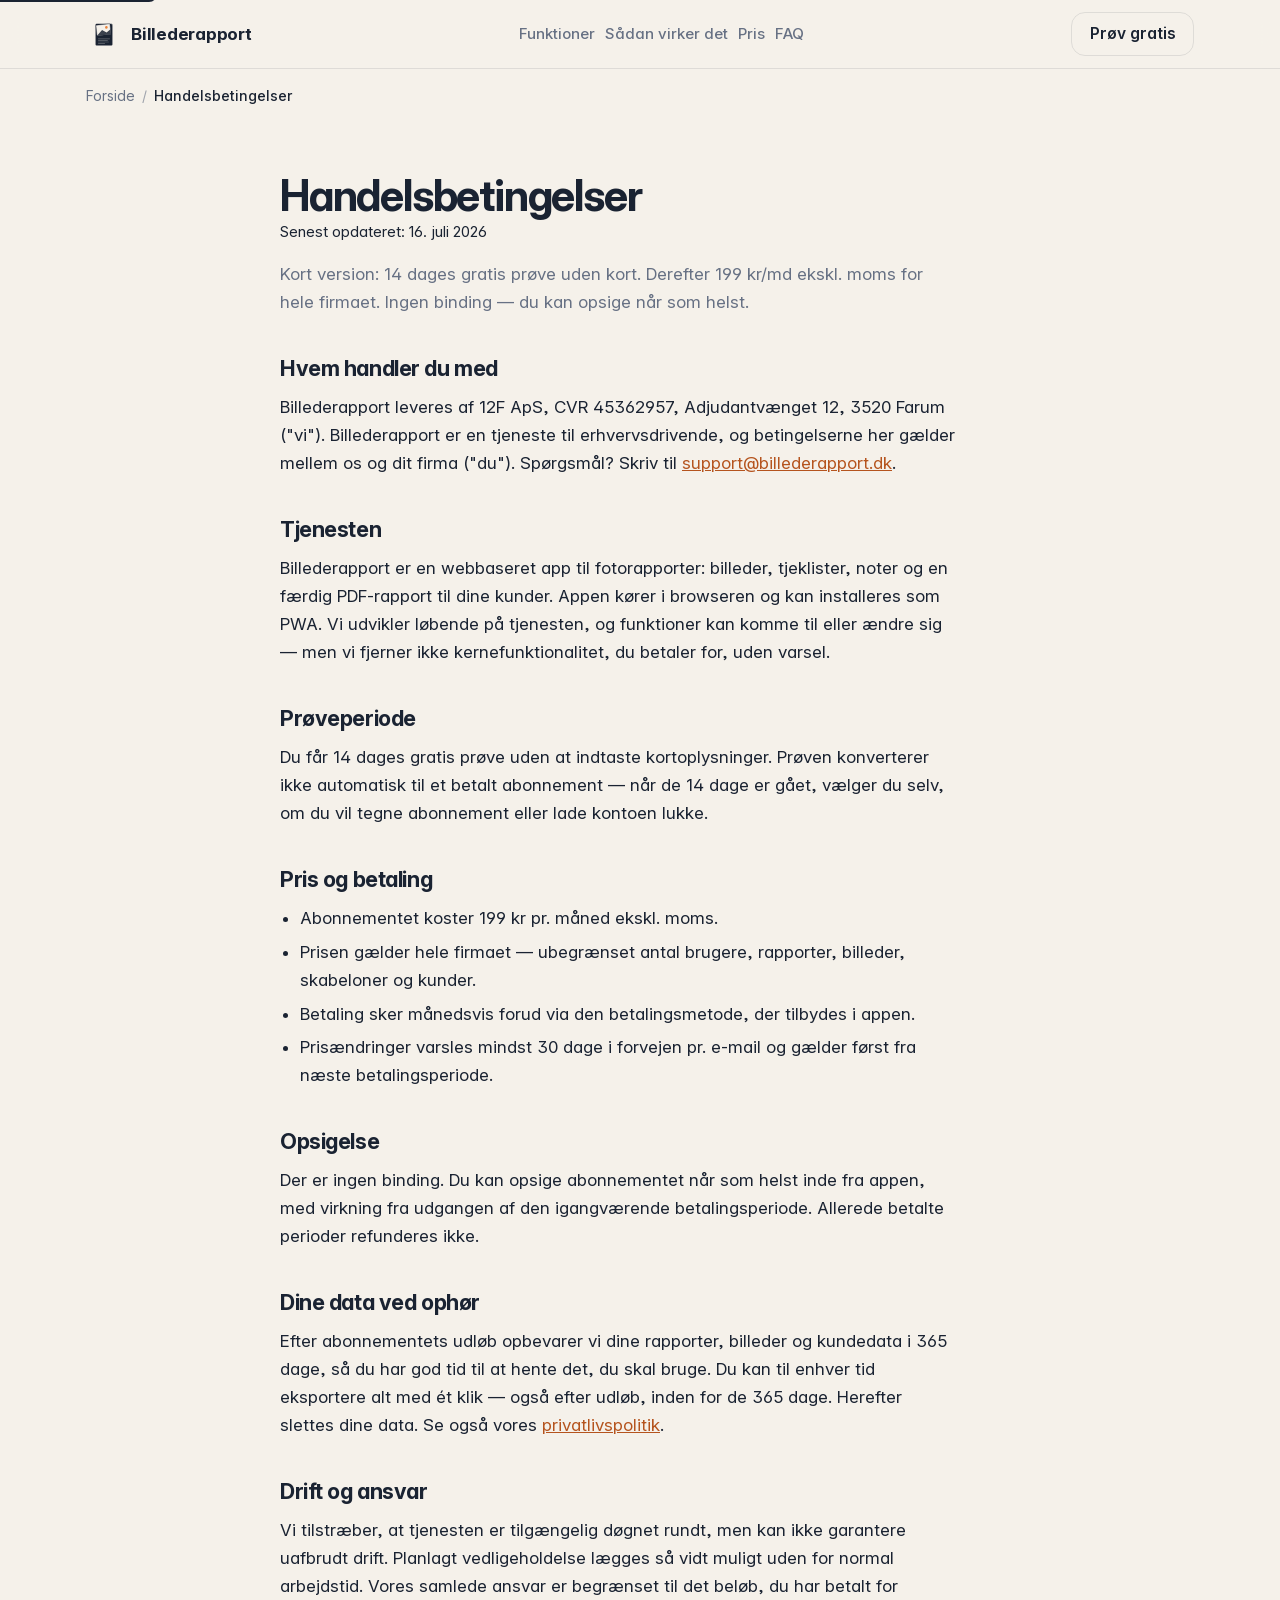
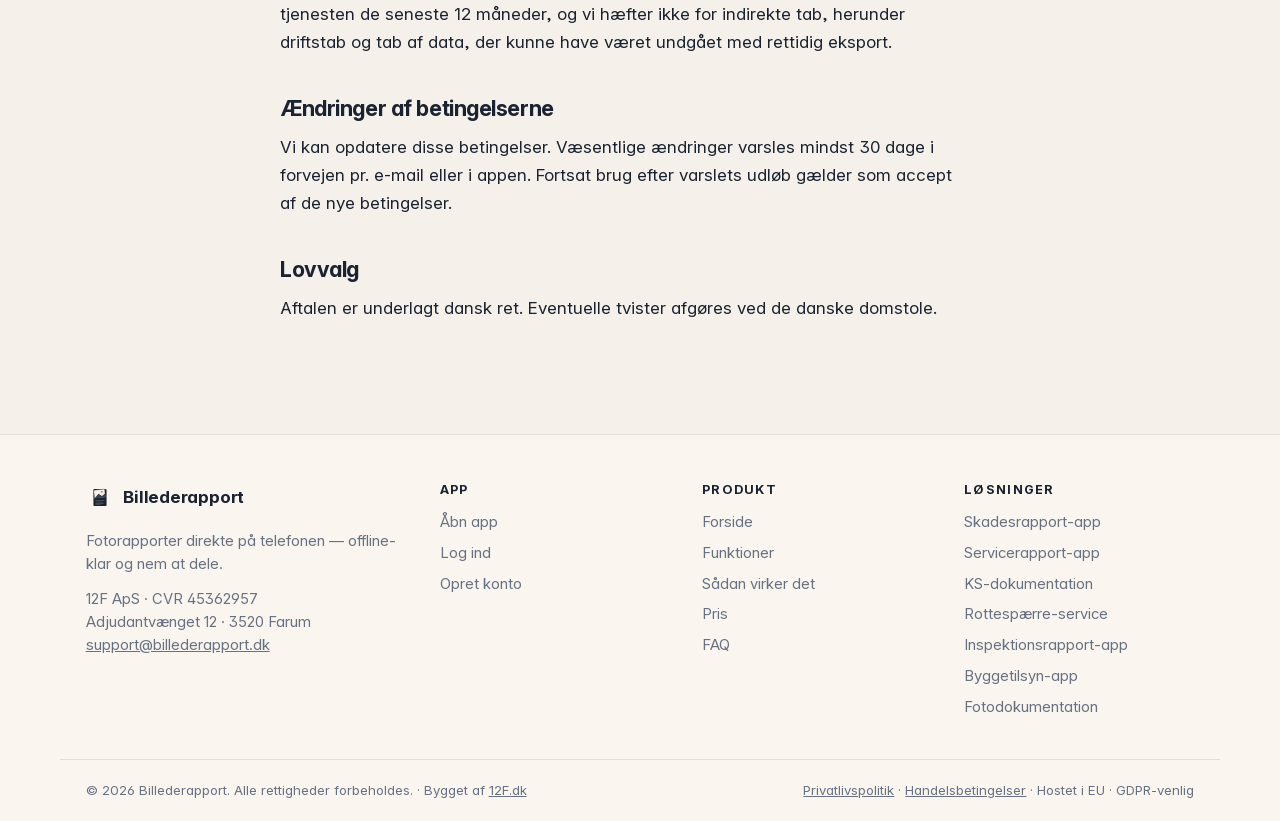
<file: handelsbetingelser/index.html>
<!doctype html>
<html lang="da">
  <head>
    <meta charset="utf-8" />
    <meta name="viewport" content="width=device-width, initial-scale=1, viewport-fit=cover" />
    <meta name="theme-color" content="#F5F1EA" media="(prefers-color-scheme: light)" />
    <meta name="theme-color" content="#0E1520" media="(prefers-color-scheme: dark)" />
    <meta name="color-scheme" content="light dark" />

    <title>Handelsbetingelser | Billederapport</title>
    <meta name="description" content="Handelsbetingelser for Billederapport: 14 dages gratis prøve, 199 kr/md ekskl. moms, ingen binding — og hvad der sker med dine data ved opsigelse." />

    <meta property="og:type" content="website" />
    <meta property="og:locale" content="da_DK" />
    <meta property="og:title" content="Handelsbetingelser | Billederapport" />
    <meta property="og:description" content="Handelsbetingelser for Billederapport-abonnementet: 14 dages gratis prøve, 199 kr/md ekskl. moms, ingen binding." />
    <meta property="og:url" content="https://billederapport.dk/handelsbetingelser/" />
    <meta property="og:site_name" content="Billederapport" />
    <meta property="og:image" content="https://billederapport.dk/assets/og/og-card.png" />
    <meta property="og:image:width" content="1200" />
    <meta property="og:image:height" content="630" />
    <meta property="og:image:alt" content="Billederapport — fotorapport på telefonen med branded PDF" />
    <meta name="twitter:card" content="summary_large_image" />
    <meta name="twitter:image" content="https://billederapport.dk/assets/og/og-card.png" />

    <link rel="icon" href="/favicon.ico" sizes="any" />
    <link rel="icon" type="image/svg+xml" href="/assets/logo/logo-color.svg" media="(prefers-color-scheme: light)" />
    <link rel="icon" type="image/svg+xml" href="/assets/logo/logo-dark.svg" media="(prefers-color-scheme: dark)" />
    <link rel="apple-touch-icon" sizes="180x180" href="/assets/logo/apple-touch-icon.png" />

    <link rel="canonical" href="https://billederapport.dk/handelsbetingelser/" />
    <link rel="alternate" hreflang="da-DK" href="https://billederapport.dk/handelsbetingelser/" />
    <link rel="alternate" hreflang="x-default" href="https://billederapport.dk/handelsbetingelser/" />

    <meta name="robots" content="index, follow" />
    <meta name="author" content="Billederapport" />
    <meta name="publisher" content="Billederapport" />

    <link rel="preload" href="/assets/fonts/InterVariable-v2.woff2" as="font" type="font/woff2" crossorigin />
    <link rel="dns-prefetch" href="https://app.billederapport.dk" />
    <link rel="dns-prefetch" href="https://umami.robert-jensen.dk" />
    <style>
@font-face {
  font-family: 'InterVariable';
  font-style: normal;
  font-weight: 100 900;
  font-display: swap;
  src: url('/assets/fonts/InterVariable-v2.woff2') format('woff2-variations');
}

/* ---------- Tokens ---------- */
:root {
  --ink: #1a2332;
  --ink-soft: #3a4657;
  --ink-muted: #677184;
  --paper: #f5f1ea;
  --paper-soft: #faf6ef;
  --paper-strong: #ece6db;
  --accent: #e8833a;
  --accent-strong: #d37128;
  --accent-text: #b5541e;
  --accent-soft: #fff2e6;
  --dark-bg: #0e1520;
  --dark-surface: #141c2a;
  --dark-surface-2: #1c2637;
  --dark-border: #27344a;
  --ring: rgba(232, 131, 58, 0.35);
  --radius-sm: 8px;
  --radius: 14px;
  --radius-lg: 18px;
  --radius-xl: 26px;
  --shadow-sm: 0 1px 2px rgba(26, 35, 50, 0.06), 0 2px 6px rgba(26, 35, 50, 0.05);
  --shadow: 0 4px 14px rgba(26, 35, 50, 0.08), 0 20px 40px rgba(26, 35, 50, 0.08);
  --bg: var(--paper);
  --surface: #ffffff;
  --surface-2: var(--paper-soft);
  --text: var(--ink);
  --text-muted: var(--ink-muted);
  --border: rgba(26, 35, 50, 0.1);
  --font-sans:
    'Inter', -apple-system, BlinkMacSystemFont, 'Segoe UI', Roboto, Helvetica,
    Arial, sans-serif;
}

@supports (font-variation-settings: normal) {
  :root {
    --font-sans:
      'InterVariable', -apple-system, BlinkMacSystemFont, 'Segoe UI', Roboto,
      Helvetica, Arial, sans-serif;
  }
}

@media (prefers-color-scheme: dark) {
  :root {
    --bg: var(--dark-bg);
    --surface: var(--dark-surface);
    --surface-2: var(--dark-surface-2);
    --text: #eef1f6;
    --text-muted: #8b97ad;
    --border: var(--dark-border);
    --paper-strong: #1c2637;
    --accent-soft: rgba(232, 131, 58, 0.14);
    --accent-text: #e8833a;
  }
}

/* ---------- Reset ---------- */
*,
*::before,
*::after {
  box-sizing: border-box;
}
html {
  -webkit-text-size-adjust: 100%;
  scroll-behavior: smooth;
  scroll-padding-top: 84px;
}
body {
  margin: 0;
  font-family: var(--font-sans);
  font-size: 17px;
  line-height: 1.55;
  color: var(--text);
  background: var(--bg);
  -webkit-font-smoothing: antialiased;
  -moz-osx-font-smoothing: grayscale;
  font-feature-settings: 'cv11', 'ss01', 'ss03';
}
img,
svg {
  display: block;
  max-width: 100%;
}
a {
  color: inherit;
}
h1,
h2,
h3 {
  margin: 0;
  color: var(--text);
  letter-spacing: -0.02em;
  font-weight: 700;
  line-height: 1.15;
}
h1 {
  font-size: clamp(1.9rem, 1.6vw + 1.4rem, 2.8rem);
  letter-spacing: -0.028em;
}
h2 {
  font-size: 1.35rem;
}
p {
  margin: 0;
}
ul,
ol {
  margin: 0;
  padding: 0;
  list-style: none;
}

.skip-link {
  position: fixed;
  left: 0;
  top: -40px;
  background: var(--ink);
  color: var(--paper);
  padding: 0.5rem 0.75rem;
  border-radius: 0 0 8px 0;
  z-index: 100;
  text-decoration: none;
}
.skip-link:focus {
  top: 0;
}

/* ---------- Layout ---------- */
.container {
  width: 100%;
  max-width: 1160px;
  margin: 0 auto;
  padding: 0 clamp(1rem, 2vw, 2rem);
}

/* ---------- Buttons ---------- */
.btn {
  display: inline-flex;
  align-items: center;
  justify-content: center;
  gap: 0.4rem;
  height: 44px;
  padding: 0 1.1rem;
  border-radius: var(--radius);
  font-size: 0.975rem;
  font-weight: 600;
  text-decoration: none;
  border: 1px solid transparent;
  transition:
    transform 0.08s ease,
    background-color 0.15s ease,
    border-color 0.15s ease,
    box-shadow 0.15s ease;
  white-space: nowrap;
}
.btn:active {
  transform: scale(0.985);
}
.btn:focus-visible {
  outline: none;
  box-shadow: 0 0 0 3px var(--ring);
}
.btn-ghost {
  background: transparent;
  color: var(--text);
  border-color: var(--border);
}
.btn-ghost:hover {
  background: var(--surface-2);
}

.brand:focus-visible,
.nav-links a:focus-visible,
.footer-col a:focus-visible,
.footer-bottom a:focus-visible,
.legal a:focus-visible {
  outline: none;
  box-shadow: 0 0 0 3px var(--ring);
  border-radius: 6px;
}

/* ---------- Header ---------- */
.site-header {
  position: sticky;
  top: 0;
  z-index: 20;
  background: color-mix(in srgb, var(--bg) 85%, transparent);
  backdrop-filter: saturate(1.2) blur(14px);
  -webkit-backdrop-filter: saturate(1.2) blur(14px);
  border-bottom: 1px solid var(--border);
}
.nav {
  display: flex;
  align-items: center;
  justify-content: space-between;
  height: 68px;
  gap: 1rem;
}
.brand {
  display: inline-flex;
  align-items: center;
  gap: 0.6rem;
  text-decoration: none;
  color: var(--text);
  font-weight: 700;
  letter-spacing: -0.015em;
}
.brand-name {
  font-size: 1.0625rem;
}
.brand-mark {
  border-radius: 8px;
}
.brand-mark-dark {
  display: none;
}
@media (prefers-color-scheme: dark) {
  .brand-mark-light {
    display: none;
  }
  .brand-mark-dark {
    display: block;
  }
}
.nav-links {
  display: none;
  gap: clamp(0.3rem, 0.8vw, 1.5rem);
  font-size: clamp(0.8125rem, 0.3vw + 0.7rem, 0.95rem);
}
.nav-links a {
  text-decoration: none;
  color: var(--text-muted);
  font-weight: 500;
  white-space: nowrap;
}
.nav-links a:hover {
  color: var(--text);
}
.nav-actions {
  display: flex;
  align-items: center;
}
@media (min-width: 760px) {
  .nav-links {
    display: flex;
  }
}
@media (max-width: 399px) {
  .brand-name {
    display: none;
  }
  .btn {
    padding: 0 0.85rem;
    font-size: 0.9rem;
  }
}

/* ---------- Breadcrumbs ---------- */
.crumbs {
  padding: 1rem clamp(1rem, 2vw, 2rem) 0;
  font-size: 0.875rem;
  color: var(--text-muted);
}
.crumbs ol {
  display: flex;
  flex-wrap: wrap;
  gap: 0.45rem;
}
.crumbs a {
  color: var(--text-muted);
  text-decoration: none;
}
.crumbs a:hover {
  color: var(--text);
}
.crumbs-sep {
  opacity: 0.6;
}
.crumbs [aria-current='page'] {
  color: var(--text);
  font-weight: 500;
}

/* ---------- Legal prose ---------- */
.legal {
  max-width: 720px;
  margin: 0 auto;
  padding: clamp(2.5rem, 5vw, 4rem) 0 clamp(4rem, 8vw, 6rem);
}
.legal-updated {
  margin-top: 0.75rem;
  color: var(--text-muted);
  font-size: 0.925rem;
}
.legal h2 {
  margin: 2.5rem 0 0.75rem;
}
.legal p {
  margin: 0 0 1rem;
  max-width: 68ch;
  line-height: 1.65;
  color: var(--text);
}
.legal p + p {
  margin-top: 0;
}
.legal ul {
  list-style: disc;
  padding-left: 1.25rem;
  margin: 0 0 1rem;
  max-width: 66ch;
  line-height: 1.65;
  display: grid;
  gap: 0.35rem;
}
.legal a {
  color: var(--accent-text);
}
.legal .legal-lede {
  color: var(--text-muted);
  font-size: 1.0625rem;
  margin-top: 1rem;
}

/* ---------- Footer ---------- */
.site-footer {
  background: var(--surface-2);
  border-top: 1px solid var(--border);
  padding: 3rem 0 1.25rem;
  color: var(--text-muted);
  font-size: 0.925rem;
}
.footer-grid {
  display: grid;
  gap: 2rem;
  grid-template-columns: 1fr;
}
@media (min-width: 680px) {
  .footer-grid {
    grid-template-columns: 1.4fr repeat(3, 1fr);
  }
}
.footer-tag {
  margin-top: 0.75rem;
  max-width: 36ch;
  color: var(--text-muted);
}
.footer-org {
  margin-top: 0.75rem;
  color: var(--text-muted);
}
.footer-org a {
  color: var(--text-muted);
}
.footer-org a:hover {
  color: var(--text);
}
.footer-col {
  display: grid;
  gap: 0.5rem;
  align-content: start;
}
.footer-col h3 {
  font-size: 0.8rem;
  letter-spacing: 0.1em;
  text-transform: uppercase;
  color: var(--text);
  margin: 0 0 0.3rem;
  font-weight: 700;
}
.footer-col a {
  color: var(--text-muted);
  text-decoration: none;
}
.footer-col a:hover {
  color: var(--text);
}
.footer-bottom {
  margin-top: 2.5rem;
  padding-top: 1.25rem;
  border-top: 1px solid var(--border);
  display: flex;
  flex-wrap: wrap;
  justify-content: space-between;
  gap: 0.5rem;
  font-size: 0.825rem;
}
.footer-bottom a {
  color: var(--text-muted);
}
.footer-bottom a:hover {
  color: var(--text);
}

/* ---------- Motion ---------- */
@media (prefers-reduced-motion: reduce) {
  *,
  *::before,
  *::after {
    transition-duration: 0.001ms !important;
    animation-duration: 0.001ms !important;
    scroll-behavior: auto !important;
  }
}
    </style>

    <script type="application/ld+json">
    {
      "@context": "https://schema.org",
      "@graph": [
        {
          "@type": "WebPage",
          "@id": "https://billederapport.dk/handelsbetingelser/#webpage",
          "url": "https://billederapport.dk/handelsbetingelser/",
          "name": "Handelsbetingelser",
          "description": "Handelsbetingelser for Billederapport: 14 dages gratis prøve, 199 kr/md ekskl. moms, ingen binding — og hvad der sker med dine data ved opsigelse.",
          "inLanguage": "da-DK",
          "dateModified": "2026-08-23",
          "isPartOf": { "@id": "https://billederapport.dk/#website" },
          "publisher": { "@id": "https://billederapport.dk/#organization" },
          "breadcrumb": { "@id": "https://billederapport.dk/handelsbetingelser/#breadcrumb" }
        },
        {
          "@type": "BreadcrumbList",
          "@id": "https://billederapport.dk/handelsbetingelser/#breadcrumb",
          "itemListElement": [
            { "@type": "ListItem", "position": 1, "name": "Forside", "item": "https://billederapport.dk/" },
            { "@type": "ListItem", "position": 2, "name": "Handelsbetingelser", "item": "https://billederapport.dk/handelsbetingelser/" }
          ]
        }
      ]
    }
    </script>
  </head>
  <body>
    <a class="skip-link" href="#main">Spring til indhold</a>

    <header class="site-header">
      <div class="container nav">
        <a class="brand" href="/" aria-label="Billederapport — forside">
          <img
            src="/assets/logo/logo-color.svg"
            alt=""
            width="36"
            height="36"
            class="brand-mark brand-mark-light"
          />
          <img
            src="/assets/logo/logo-dark.svg"
            alt=""
            width="36"
            height="36"
            class="brand-mark brand-mark-dark"
          />
          <span class="brand-name">Billederapport</span>
        </a>

        <nav aria-label="Hovedmenu" class="nav-links">
          <a href="/#features">Funktioner</a>
          <a href="/#how">Sådan virker det</a>
          <a href="/#pricing">Pris</a>
          <a href="/#faq">FAQ</a>
        </nav>

        <div class="nav-actions">
          <a class="btn btn-ghost" href="https://app.billederapport.dk/signup" data-umami-event="signup-click" data-umami-event-placement="nav">Prøv gratis</a>
        </div>
      </div>
    </header>

    <main id="main">
      <nav class="container crumbs" aria-label="Brødkrummer">
        <ol>
          <li><a href="/">Forside</a></li>
          <li class="crumbs-sep" aria-hidden="true">/</li>
          <li aria-current="page">Handelsbetingelser</li>
        </ol>
      </nav>

      <div class="container">
        <article class="legal">
          <h1>Handelsbetingelser</h1>
          <p class="legal-updated">Senest opdateret: 16. juli 2026</p>

          <p class="legal-lede">
            Kort version: 14 dages gratis prøve uden kort. Derefter 199 kr/md
            ekskl. moms for hele firmaet. Ingen binding — du kan opsige når
            som helst.
          </p>

          <h2>Hvem handler du med</h2>
          <p>
            Billederapport leveres af 12F ApS, CVR 45362957, Adjudantvænget 12,
            3520 Farum ("vi").
            Billederapport er en tjeneste til erhvervsdrivende, og
            betingelserne her gælder mellem os og dit firma ("du"). Spørgsmål?
            Skriv til <a href="mailto:support@billederapport.dk">support@billederapport.dk</a>.
          </p>

          <h2>Tjenesten</h2>
          <p>
            Billederapport er en webbaseret app til fotorapporter: billeder,
            tjeklister, noter og en færdig PDF-rapport til dine kunder. Appen
            kører i browseren og kan installeres som PWA. Vi udvikler løbende
            på tjenesten, og funktioner kan komme til eller ændre sig — men vi
            fjerner ikke kernefunktionalitet, du betaler for, uden varsel.
          </p>

          <h2>Prøveperiode</h2>
          <p>
            Du får 14 dages gratis prøve uden at indtaste kortoplysninger.
            Prøven konverterer ikke automatisk til et betalt abonnement — når
            de 14 dage er gået, vælger du selv, om du vil tegne abonnement
            eller lade kontoen lukke.
          </p>

          <h2>Pris og betaling</h2>
          <ul>
            <li>Abonnementet koster 199 kr pr. måned ekskl. moms.</li>
            <li>Prisen gælder hele firmaet — ubegrænset antal brugere, rapporter, billeder, skabeloner og kunder.</li>
            <li>Betaling sker månedsvis forud via den betalingsmetode, der tilbydes i appen.</li>
            <li>Prisændringer varsles mindst 30 dage i forvejen pr. e-mail og gælder først fra næste betalingsperiode.</li>
          </ul>

          <h2>Opsigelse</h2>
          <p>
            Der er ingen binding. Du kan opsige abonnementet når som helst
            inde fra appen, med virkning fra udgangen af den igangværende
            betalingsperiode. Allerede betalte perioder refunderes ikke.
          </p>

          <h2>Dine data ved ophør</h2>
          <p>
            Efter abonnementets udløb opbevarer vi dine rapporter, billeder og
            kundedata i 365 dage, så du har god tid til at hente det, du skal
            bruge. Du kan til enhver tid eksportere alt med ét klik — også
            efter udløb, inden for de 365 dage. Herefter slettes dine data.
            Se også vores <a href="/privatlivspolitik/">privatlivspolitik</a>.
          </p>

          <h2>Drift og ansvar</h2>
          <p>
            Vi tilstræber, at tjenesten er tilgængelig døgnet rundt, men kan
            ikke garantere uafbrudt drift. Planlagt vedligeholdelse lægges så
            vidt muligt uden for normal arbejdstid. Vores samlede ansvar er
            begrænset til det beløb, du har betalt for tjenesten de seneste 12
            måneder, og vi hæfter ikke for indirekte tab, herunder driftstab
            og tab af data, der kunne have været undgået med rettidig eksport.
          </p>

          <h2>Ændringer af betingelserne</h2>
          <p>
            Vi kan opdatere disse betingelser. Væsentlige ændringer varsles
            mindst 30 dage i forvejen pr. e-mail eller i appen. Fortsat brug
            efter varslets udløb gælder som accept af de nye betingelser.
          </p>

          <h2>Lovvalg</h2>
          <p>
            Aftalen er underlagt dansk ret. Eventuelle tvister afgøres ved de
            danske domstole.
          </p>
        </article>
      </div>
    </main>

    <footer class="site-footer">
      <div class="container footer-grid">
        <div class="footer-brand">
          <a class="brand" href="/" aria-label="Billederapport">
            <img
              src="/assets/logo/logo-color.svg"
              alt=""
              width="28"
              height="28"
              class="brand-mark brand-mark-light"
            />
            <img
              src="/assets/logo/logo-dark.svg"
              alt=""
              width="28"
              height="28"
              class="brand-mark brand-mark-dark"
            />
            <span class="brand-name">Billederapport</span>
          </a>
          <p class="footer-tag">
            Fotorapporter direkte på telefonen — offline-klar og nem at dele.
          </p>
          <p class="footer-org">
            12F ApS · CVR 45362957<br />
            Adjudantvænget 12 · 3520 Farum<br />
            <a href="mailto:support@billederapport.dk">support@billederapport.dk</a>
          </p>
        </div>

        <nav class="footer-col" aria-label="App">
          <h3>App</h3>
          <a href="https://app.billederapport.dk" target="_blank" rel="noopener" data-umami-event="open-app-click" data-umami-event-placement="footer">Åbn app</a>
          <a href="https://app.billederapport.dk/login">Log ind</a>
          <a href="https://app.billederapport.dk/signup" data-umami-event="signup-click" data-umami-event-placement="footer">Opret konto</a>
        </nav>

        <nav class="footer-col" aria-label="Produkt">
          <h3>Produkt</h3>
          <a href="/">Forside</a>
          <a href="/#features">Funktioner</a>
          <a href="/#how">Sådan virker det</a>
          <a href="/#pricing">Pris</a>
          <a href="/#faq">FAQ</a>
        </nav>

        <nav class="footer-col" aria-label="Løsninger">
          <h3>Løsninger</h3>
          <a href="/skadesrapport-app/">Skadesrapport-app</a>
          <a href="/servicerapport-app/">Servicerapport-app</a>
          <a href="/ks-dokumentation/">KS-dokumentation</a>
          <a href="/rottespaerre-servicerapport/">Rottespærre-service</a>
          <a href="/inspektionsrapport-app/">Inspektionsrapport-app</a>
          <a href="/byggetilsyn-app/">Byggetilsyn-app</a>
          <a href="/fotodokumentation-haandvaerker/">Fotodokumentation</a>
        </nav>
      </div>

      <div class="container footer-bottom">
        <span>© <span id="year">2026</span> Billederapport. Alle rettigheder forbeholdes. ·
          Bygget af <a href="https://www.12f.dk/" target="_blank" rel="noopener">12F.dk</a></span>
        <span>
          <a href="/privatlivspolitik/">Privatlivspolitik</a> ·
          <a href="/handelsbetingelser/" aria-current="page">Handelsbetingelser</a> ·
          Hostet i EU · GDPR-venlig
        </span>
      </div>
    </footer>

    <script>
      document.getElementById('year').textContent = new Date().getFullYear();
    </script>
    <!-- Umami analytics: production-hostname guard — local dev (localhost/127.0.0.1/preview domains) never reports to the billederapport.dk production site. -->
<script>
(function(){var H="billederapport.dk",d=document;if(location.hostname===H||location.hostname==="www."+H){var s=d.createElement("script");s.src="https://umami.robert-jensen.dk/script.js";s.defer=true;s.dataset.websiteId="39882bf2-3493-429b-bb09-25e00528822a";s.dataset.performance="true";d.head.appendChild(s);}})();
</script>
  </body>
</html>
</file>
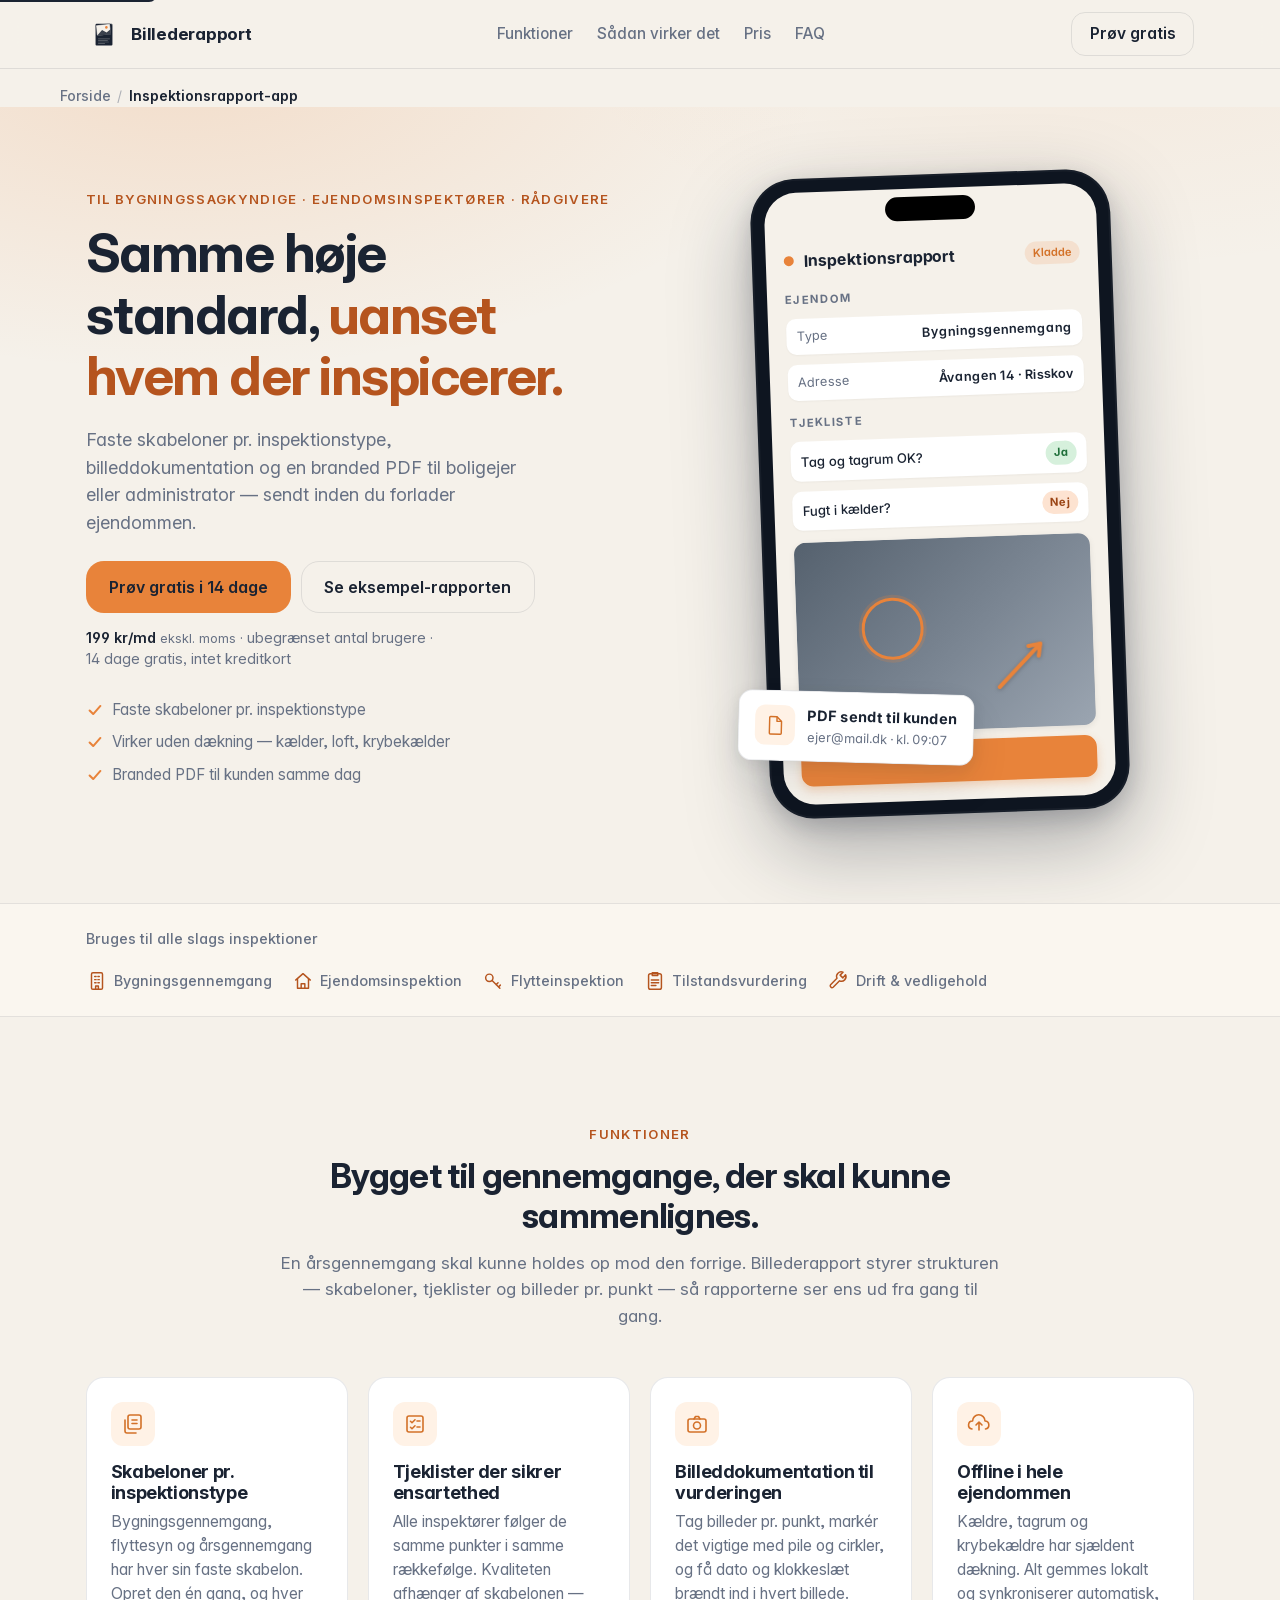
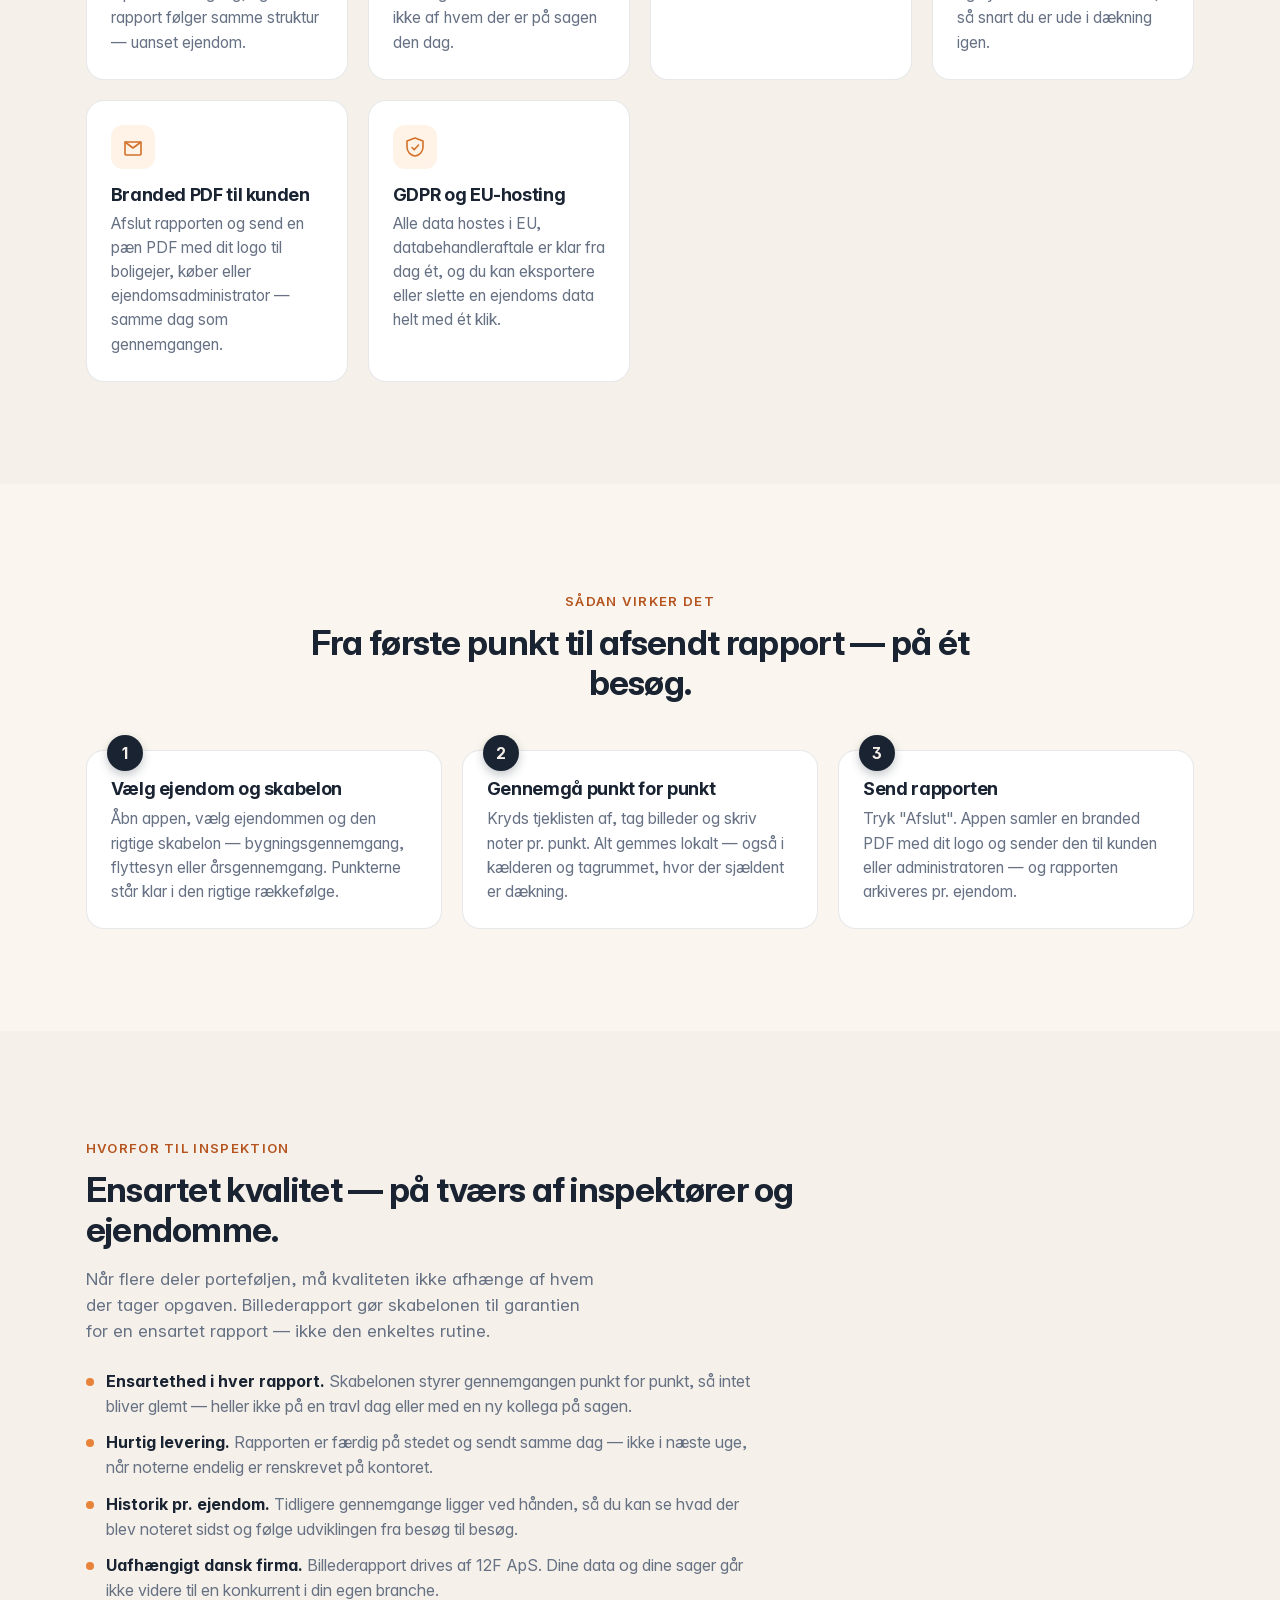
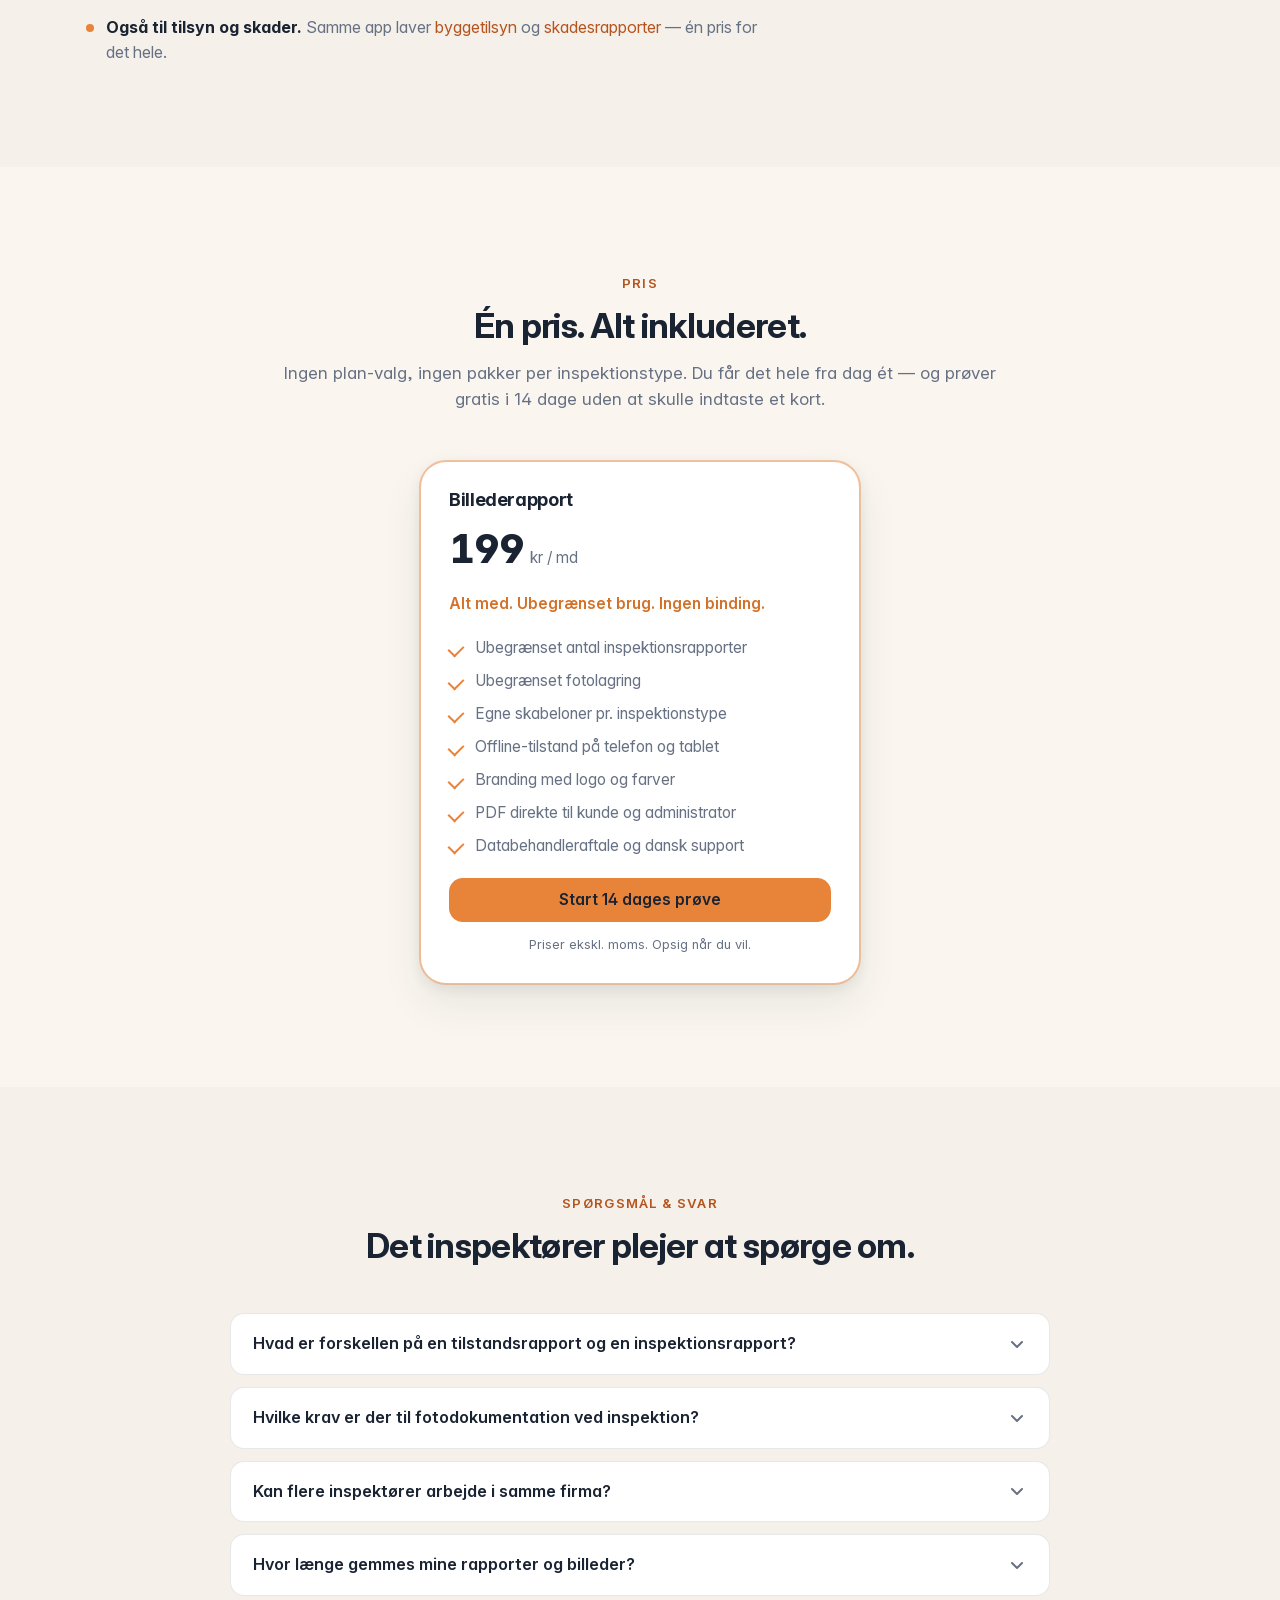
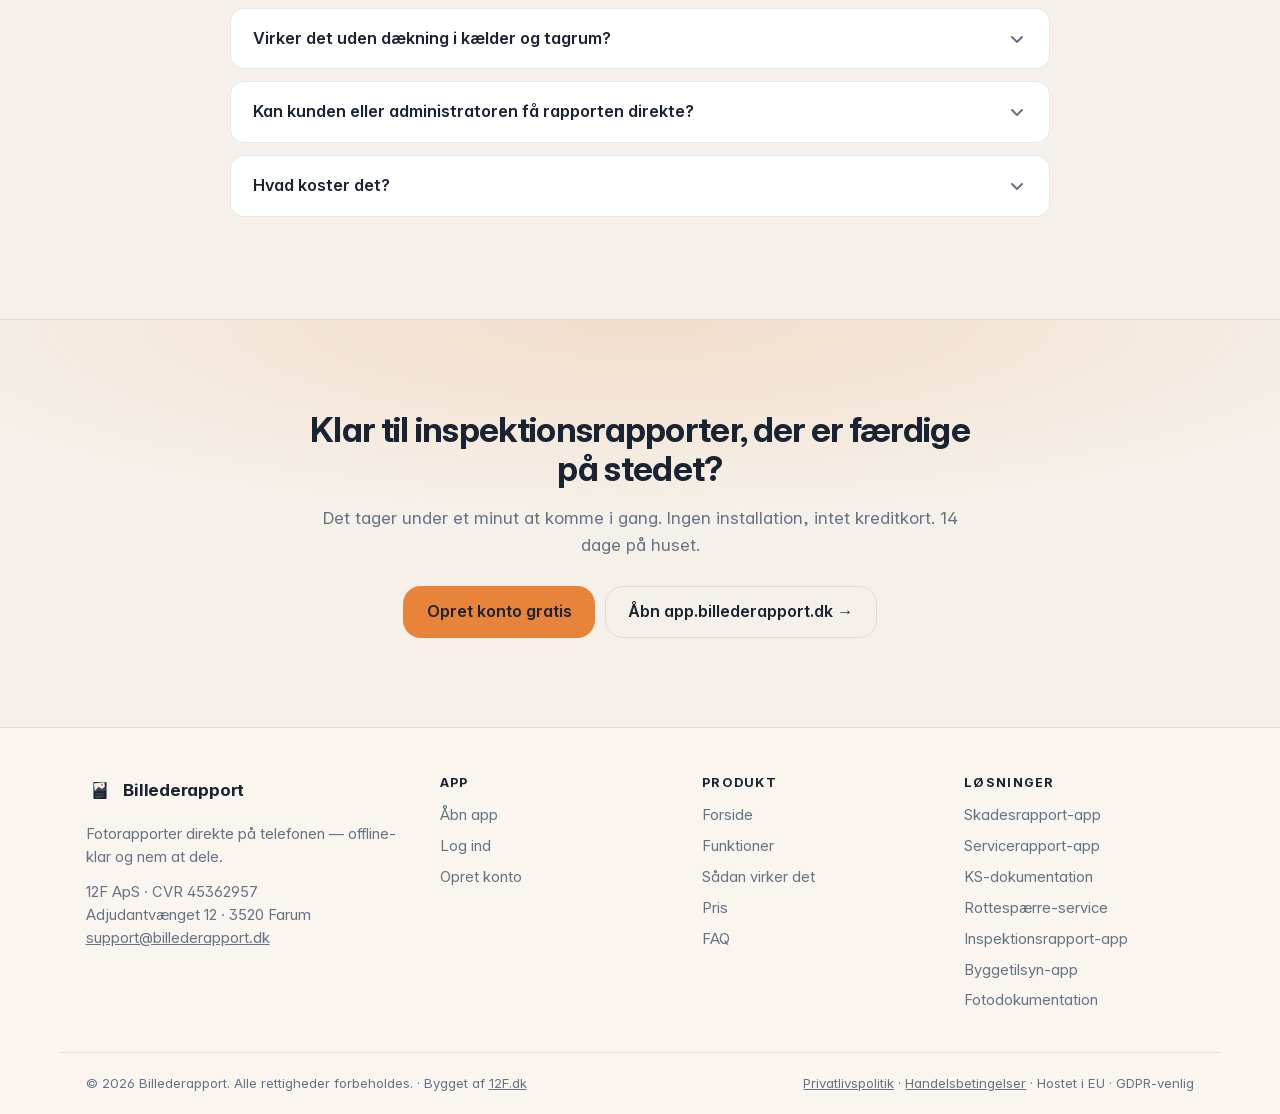
<file: inspektionsrapport-app/index.html>
<!doctype html>
<html lang="da">
  <head>
    <meta charset="utf-8" />
    <meta name="viewport" content="width=device-width, initial-scale=1, viewport-fit=cover" />
    <meta name="theme-color" content="#F5F1EA" media="(prefers-color-scheme: light)" />
    <meta name="theme-color" content="#0E1520" media="(prefers-color-scheme: dark)" />
    <meta name="color-scheme" content="light dark" />

    <title>Inspektionsrapport-app til bygningsinspektion | Billederapport</title>
    <meta name="description" content="Inspektionsrapport-app til bygningssagkyndige og ejendomsinspektører. Faste skabeloner, billeddokumentation og branded PDF til kunden — også offline." />

    <meta property="og:type" content="website" />
    <meta property="og:locale" content="da_DK" />
    <meta property="og:title" content="Inspektionsrapport-app til bygningsinspektion" />
    <meta
      property="og:description"
      content="Faste skabeloner pr. inspektionstype, billeddokumentation og branded PDF til kunden — sendt inden du forlader ejendommen."
    />
    <meta property="og:image" content="https://billederapport.dk/assets/og/og-inspektionsrapport-app.png" />
    <meta property="og:image:width" content="1200" />
    <meta property="og:image:height" content="630" />
    <meta property="og:url" content="https://billederapport.dk/inspektionsrapport-app/" />
    <meta name="twitter:card" content="summary_large_image" />
    <meta name="twitter:image" content="https://billederapport.dk/assets/og/og-inspektionsrapport-app.png" />

    <link rel="icon" href="/favicon.ico" sizes="any" />
    <link rel="icon" type="image/svg+xml" href="/assets/logo/logo-color.svg" media="(prefers-color-scheme: light)" />
    <link rel="icon" type="image/svg+xml" href="/assets/logo/logo-dark.svg" media="(prefers-color-scheme: dark)" />
    <link rel="apple-touch-icon" sizes="180x180" href="/assets/logo/apple-touch-icon.png" />

    <link rel="canonical" href="https://billederapport.dk/inspektionsrapport-app/" />
    <link rel="alternate" hreflang="da-DK" href="https://billederapport.dk/inspektionsrapport-app/" />
    <link rel="alternate" hreflang="x-default" href="https://billederapport.dk/inspektionsrapport-app/" />

    <meta name="robots" content="index, follow, max-image-preview:large, max-snippet:-1, max-video-preview:-1" />
    <meta name="author" content="Billederapport" />
    <meta name="publisher" content="Billederapport" />
    <meta name="geo.region" content="DK" />
    <meta name="geo.placename" content="Denmark" />
    <meta name="language" content="Danish" />
    <meta name="keywords" content="inspektionsrapport app, bygningsinspektion app, ejendomsinspektion, tilstandsvurdering, inspektionsrapport skabelon, fotodokumentation inspektion, offline, GDPR" />

    <meta property="og:site_name" content="Billederapport" />
    <meta property="og:image:alt" content="Inspektionsrapport-app — fotodokumentation til bygningsinspektion og ejendomsinspektion" />
    <meta property="og:image:type" content="image/png" />
    <meta name="twitter:title" content="Inspektionsrapport-app til bygningsinspektion" />
    <meta name="twitter:description" content="Faste skabeloner pr. inspektionstype, billeddokumentation og branded PDF til kunden — sendt inden du forlader ejendommen." />
    <meta name="twitter:image:alt" content="Inspektionsrapport-app — fotodokumentation til bygningsinspektion og ejendomsinspektion" />

    <meta name="apple-mobile-web-app-title" content="Billederapport" />
    <meta name="application-name" content="Billederapport" />

    <link rel="preload" href="/assets/fonts/InterVariable-v2.woff2" as="font" type="font/woff2" crossorigin />
    <link rel="dns-prefetch" href="https://app.billederapport.dk" />
    <link rel="dns-prefetch" href="https://umami.robert-jensen.dk" />
    <style>
@font-face {
  font-family: 'InterVariable';
  font-style: normal;
  font-weight: 100 900;
  font-display: swap;
  src: url('/assets/fonts/InterVariable-v2.woff2') format('woff2-variations');
}

/* ---------- Tokens ---------- */
:root {
  --ink: #1a2332;
  --ink-soft: #3a4657;
  --ink-muted: #677184;
  --paper: #f5f1ea;
  --paper-soft: #faf6ef;
  --paper-strong: #ece6db;
  --accent: #e8833a;
  --accent-strong: #d37128;
  --accent-text: #b5541e;
  --accent-soft: #fff2e6;
  --dark-bg: #0e1520;
  --dark-surface: #141c2a;
  --dark-surface-2: #1c2637;
  --dark-border: #27344a;
  --ring: rgba(232, 131, 58, 0.35);
  --radius-sm: 8px;
  --radius: 14px;
  --radius-lg: 18px;
  --radius-xl: 26px;
  --shadow-sm: 0 1px 2px rgba(26, 35, 50, 0.06), 0 2px 6px rgba(26, 35, 50, 0.05);
  --shadow: 0 4px 14px rgba(26, 35, 50, 0.08), 0 20px 40px rgba(26, 35, 50, 0.08);
  --shadow-lg: 0 20px 60px rgba(26, 35, 50, 0.18);
  --bg: var(--paper);
  --surface: #ffffff;
  --surface-2: var(--paper-soft);
  --text: var(--ink);
  --text-muted: var(--ink-muted);
  --border: rgba(26, 35, 50, 0.1);
  --font-sans:
    'Inter', -apple-system, BlinkMacSystemFont, 'Segoe UI', Roboto, Helvetica,
    Arial, sans-serif;
}

@supports (font-variation-settings: normal) {
  :root {
    --font-sans:
      'InterVariable', -apple-system, BlinkMacSystemFont, 'Segoe UI', Roboto,
      Helvetica, Arial, sans-serif;
  }
}

@media (prefers-color-scheme: dark) {
  :root {
    --bg: var(--dark-bg);
    --surface: var(--dark-surface);
    --surface-2: var(--dark-surface-2);
    --text: #eef1f6;
    --text-muted: #8b97ad;
    --border: var(--dark-border);
    --paper-strong: #1c2637;
    --accent-soft: rgba(232, 131, 58, 0.14);
    --accent-text: #e8833a;
  }
}

/* ---------- Reset ---------- */
*,
*::before,
*::after {
  box-sizing: border-box;
}
html {
  -webkit-text-size-adjust: 100%;
  scroll-behavior: smooth;
  scroll-padding-top: 84px;
}
body {
  margin: 0;
  font-family: var(--font-sans);
  font-size: 17px;
  line-height: 1.55;
  color: var(--text);
  background: var(--bg);
  -webkit-font-smoothing: antialiased;
  -moz-osx-font-smoothing: grayscale;
  font-feature-settings: 'cv11', 'ss01', 'ss03';
}
img,
svg {
  display: block;
  max-width: 100%;
}
a {
  color: inherit;
}
h1,
h2,
h3,
h4 {
  margin: 0;
  color: var(--text);
  letter-spacing: -0.02em;
  font-weight: 700;
  line-height: 1.15;
}
h1 {
  font-size: clamp(2.1rem, 2.2vw + 1.6rem, 3.6rem);
  letter-spacing: -0.028em;
}
h2 {
  font-size: clamp(1.6rem, 1.2vw + 1.2rem, 2.4rem);
}
h3 {
  font-size: 1.125rem;
}
p {
  margin: 0;
}
ul,
ol {
  margin: 0;
  padding: 0;
  list-style: none;
}
button {
  font: inherit;
}

.skip-link {
  position: fixed;
  left: 0;
  top: -40px;
  background: var(--ink);
  color: var(--paper);
  padding: 0.5rem 0.75rem;
  border-radius: 0 0 8px 0;
  z-index: 100;
  text-decoration: none;
}
.skip-link:focus {
  top: 0;
}

/* ---------- Layout ---------- */
.container {
  width: 100%;
  max-width: 1160px;
  margin: 0 auto;
  padding: 0 clamp(1rem, 2vw, 2rem);
}

.section {
  padding: clamp(4rem, 8vw, 7rem) 0;
}
.section-alt {
  background: var(--surface-2);
}

.section-head {
  max-width: 720px;
  margin: 0 auto 3rem;
  text-align: center;
}
.section-head .section-lede {
  margin-top: 0.9rem;
  color: var(--text-muted);
  font-size: 1.0625rem;
}

.eyebrow {
  display: inline-block;
  margin-bottom: 0.75rem;
  color: var(--accent-text);
  font-size: 0.825rem;
  font-weight: 600;
  letter-spacing: 0.1em;
  text-transform: uppercase;
}

.accent {
  color: var(--accent-text);
}

/* ---------- Buttons ---------- */
.btn {
  display: inline-flex;
  align-items: center;
  justify-content: center;
  gap: 0.4rem;
  height: 44px;
  padding: 0 1.1rem;
  border-radius: var(--radius);
  font-size: 0.975rem;
  font-weight: 600;
  text-decoration: none;
  border: 1px solid transparent;
  transition:
    transform 0.08s ease,
    background-color 0.15s ease,
    border-color 0.15s ease,
    box-shadow 0.15s ease,
    opacity 0.15s ease;
  white-space: nowrap;
}
.btn:active {
  transform: scale(0.985);
}
.btn:focus-visible {
  outline: none;
  box-shadow: 0 0 0 3px var(--ring);
}
.btn-primary {
  background: var(--accent);
  color: var(--ink);
}
.btn-primary:hover {
  background: var(--accent-strong);
  color: var(--ink);
}
.btn-ghost {
  background: transparent;
  color: var(--text);
  border-color: var(--border);
}
.btn-ghost:hover {
  background: var(--surface-2);
}
.btn-lg {
  height: 52px;
  padding: 0 1.4rem;
  font-size: 1rem;
  border-radius: var(--radius-lg);
}
.btn-block {
  width: 100%;
}

.link {
  text-decoration: none;
  color: var(--text);
  font-weight: 500;
  opacity: 0.8;
}
.link:hover {
  opacity: 1;
}

/* Shared focus ring for non-button interactive elements */
.link:focus-visible,
.brand:focus-visible,
.nav-links a:focus-visible,
.nav-actions .link:focus-visible,
.footer-col a:focus-visible,
.cta-row a:focus-visible,
.crumbs a:focus-visible {
  outline: none;
  box-shadow: 0 0 0 3px var(--ring);
  border-radius: 6px;
  opacity: 1;
}

/* ---------- Header ---------- */
.site-header {
  position: sticky;
  top: 0;
  z-index: 20;
  background: color-mix(in srgb, var(--bg) 85%, transparent);
  backdrop-filter: saturate(1.2) blur(14px);
  -webkit-backdrop-filter: saturate(1.2) blur(14px);
  border-bottom: 1px solid var(--border);
}
.nav {
  display: flex;
  align-items: center;
  justify-content: space-between;
  height: 68px;
  gap: 1rem;
}
.brand {
  display: inline-flex;
  align-items: center;
  gap: 0.6rem;
  text-decoration: none;
  color: var(--text);
  font-weight: 700;
  letter-spacing: -0.015em;
}
.brand-name {
  font-size: 1.0625rem;
}
.brand-mark {
  border-radius: 8px;
}
.brand-mark-dark {
  display: none;
}
@media (prefers-color-scheme: dark) {
  .brand-mark-light {
    display: none;
  }
  .brand-mark-dark {
    display: block;
  }
}

.nav-links {
  display: none;
  gap: 1.5rem;
  font-size: 0.95rem;
}
.nav-links a {
  text-decoration: none;
  color: var(--text-muted);
  font-weight: 500;
}
.nav-links a:hover {
  color: var(--text);
}
.nav-actions {
  display: flex;
  align-items: center;
  gap: 0.5rem;
}
.nav-actions .link {
  display: inline-flex;
  align-items: center;
  justify-content: center;
  height: 40px;
  padding: 0 0.85rem;
  border-radius: var(--radius);
  border: 1px solid var(--border);
  font-size: 0.9rem;
  font-weight: 600;
  opacity: 1;
  color: var(--text);
  transition:
    background-color 0.15s ease,
    border-color 0.15s ease;
}
.nav-actions .link:hover {
  background: var(--surface-2);
}
@media (min-width: 760px) {
  .nav-links {
    display: flex;
  }
  .nav-actions {
    gap: 0.75rem;
  }
  .nav-actions .link {
    height: auto;
    padding: 0;
    border: none;
    font-size: 0.95rem;
    font-weight: 500;
    opacity: 0.8;
    border-radius: 0;
  }
  .nav-actions .link:hover {
    background: transparent;
    opacity: 1;
  }
}
@media (max-width: 399px) {
  .brand-name {
    display: none;
  }
  .nav-actions .link {
    padding: 0 0.7rem;
    font-size: 0.85rem;
  }
  .btn {
    padding: 0 0.85rem;
    font-size: 0.9rem;
  }
}

/* ---------- Breadcrumbs ---------- */
.crumbs {
  padding: 1rem 0 0;
  font-size: 0.875rem;
  color: var(--text-muted);
}
.crumbs ol {
  display: flex;
  flex-wrap: wrap;
  gap: 0.4rem;
  align-items: center;
}
.crumbs li {
  display: inline-flex;
  align-items: center;
  gap: 0.4rem;
}
.crumbs a {
  color: var(--text-muted);
  text-decoration: none;
  font-weight: 500;
}
.crumbs a:hover {
  color: var(--text);
}
.crumbs li[aria-current='page'] {
  color: var(--text);
  font-weight: 600;
}
.crumbs-sep {
  opacity: 0.5;
}

/* ---------- Hero ---------- */
.hero {
  position: relative;
  padding: clamp(2rem, 4vw, 3.5rem) 0 clamp(4rem, 7vw, 6rem);
  overflow: hidden;
}
.hero::before {
  content: '';
  position: absolute;
  inset: -20% -10% auto -10%;
  height: 70%;
  background: radial-gradient(
      60% 80% at 20% 20%,
      rgba(232, 131, 58, 0.18) 0%,
      transparent 70%
    ),
    radial-gradient(
      60% 80% at 80% 10%,
      rgba(232, 131, 58, 0.08) 0%,
      transparent 60%
    );
  z-index: 0;
  pointer-events: none;
}
.hero-grid {
  position: relative;
  display: grid;
  grid-template-columns: 1fr;
  gap: clamp(2.5rem, 5vw, 4.5rem);
  align-items: center;
}
@media (min-width: 900px) {
  .hero-grid {
    grid-template-columns: 1.05fr 1fr;
  }
}
.hero-copy .lede {
  margin-top: 1.15rem;
  color: var(--text-muted);
  font-size: 1.125rem;
  max-width: 42ch;
}
.cta-row {
  display: flex;
  flex-wrap: wrap;
  gap: 0.6rem;
  margin-top: 1.5rem;
}
.cta-row-centered {
  justify-content: center;
}
.hero-price {
  margin-top: 0.85rem;
  color: var(--text-muted);
  font-size: 0.9rem;
  line-height: 1.5;
}
.hero-price strong {
  color: var(--text);
  font-weight: 600;
}
.hero-price-vat {
  font-size: 0.8rem;
}
.hero-price-item {
  white-space: nowrap;
}

.trust-points {
  margin-top: 1.75rem;
  display: grid;
  gap: 0.55rem;
  color: var(--text-muted);
  font-size: 0.95rem;
}
.trust-points li {
  display: flex;
  align-items: center;
  gap: 0.55rem;
}
.trust-points svg {
  color: var(--accent);
  flex: 0 0 auto;
}

/* ---------- Hero visual: phone mock ---------- */
.hero-visual {
  position: relative;
  justify-self: center;
  width: 100%;
  max-width: 360px;
  aspect-ratio: 9 / 16;
  margin-top: 1rem;
}
.phone {
  position: relative;
  width: 100%;
  height: 100%;
  background: #0e1520;
  border-radius: 44px;
  padding: 14px;
  box-shadow:
    0 0 0 2px rgba(255, 255, 255, 0.04) inset,
    0 30px 80px rgba(26, 35, 50, 0.35),
    0 8px 22px rgba(26, 35, 50, 0.18);
  transform: rotate(-2deg);
}
.phone-notch {
  position: absolute;
  top: 22px;
  left: 50%;
  transform: translateX(-50%);
  width: 90px;
  height: 24px;
  background: #000;
  border-radius: 999px;
  z-index: 2;
}
.phone-screen {
  position: relative;
  width: 100%;
  height: 100%;
  background: var(--paper);
  color: var(--ink);
  border-radius: 32px;
  overflow: hidden;
  padding: 56px 18px 18px;
  display: flex;
  flex-direction: column;
  gap: 10px;
}
.mock-header {
  display: flex;
  align-items: center;
  gap: 0.6rem;
  margin-bottom: 4px;
}
.mock-dot {
  width: 10px;
  height: 10px;
  border-radius: 999px;
  background: var(--accent);
}
.mock-title {
  font-size: 1rem;
  font-weight: 700;
  color: var(--ink);
  flex: 1;
}
.mock-badge {
  font-size: 0.7rem;
  font-weight: 600;
  padding: 3px 8px;
  border-radius: 999px;
  background: rgba(232, 131, 58, 0.15);
  color: var(--accent-strong);
}
.mock-section-title {
  font-size: 0.7rem;
  font-weight: 700;
  letter-spacing: 0.1em;
  text-transform: uppercase;
  color: var(--ink-muted);
  margin-top: 4px;
}
.mock-row {
  display: flex;
  justify-content: space-between;
  gap: 0.75rem;
  background: #fff;
  border-radius: 10px;
  padding: 8px 10px;
  font-size: 0.8rem;
  box-shadow: 0 1px 2px rgba(0, 0, 0, 0.04);
}
.mock-label {
  color: var(--ink-muted);
}
.mock-value {
  color: var(--ink);
  font-weight: 600;
  text-align: right;
}
.mock-q {
  display: flex;
  justify-content: space-between;
  align-items: center;
  gap: 0.5rem;
  background: #fff;
  border-radius: 10px;
  padding: 8px 10px;
  font-size: 0.82rem;
  box-shadow: 0 1px 2px rgba(0, 0, 0, 0.04);
}
.mock-q-text {
  color: var(--ink);
  font-weight: 500;
}
.mock-pill {
  font-size: 0.7rem;
  padding: 3px 8px;
  border-radius: 999px;
  font-weight: 700;
}
.pill-ok {
  background: #d6f0dc;
  color: #1f6f3a;
}
.pill-no {
  background: #fde3d1;
  color: #9a4414;
}
.mock-photo {
  position: relative;
  flex: 1;
  min-height: 90px;
  margin-top: 2px;
  border-radius: 12px;
  background:
    linear-gradient(135deg, #55616e 0%, #7a8592 55%, #9ba5b1 100%),
    #8a94a0;
  overflow: hidden;
  box-shadow: 0 2px 6px rgba(0, 0, 0, 0.08);
}
.photo-anno-circle {
  position: absolute;
  left: 22%;
  top: 30%;
  width: 62px;
  height: 62px;
  border: 3px solid var(--accent);
  border-radius: 999px;
  box-shadow: 0 0 0 3px rgba(232, 131, 58, 0.2);
}
.photo-anno-arrow {
  position: absolute;
  right: 14%;
  bottom: 18%;
  filter: drop-shadow(0 1px 2px rgba(0, 0, 0, 0.25));
}
.photo-timestamp {
  position: absolute;
  left: 10px;
  bottom: 8px;
  font-size: 0.65rem;
  font-weight: 600;
  padding: 3px 8px;
  border-radius: 6px;
  background: rgba(14, 21, 32, 0.7);
  color: #fff;
  letter-spacing: 0.02em;
  font-variant-numeric: tabular-nums;
  font-feature-settings: 'tnum' 1, 'cv11', 'ss01', 'ss03';
}
.mock-cta {
  margin-top: auto;
  height: 42px;
  border: none;
  border-radius: 12px;
  background: var(--accent);
  color: #fff;
  font-weight: 700;
  font-size: 0.9rem;
  box-shadow: 0 4px 10px rgba(232, 131, 58, 0.3);
}

.hero-card {
  position: absolute;
  left: -6%;
  bottom: 8%;
  display: flex;
  align-items: center;
  gap: 0.75rem;
  padding: 0.8rem 1rem;
  background: var(--surface);
  border-radius: var(--radius);
  box-shadow: var(--shadow);
  border: 1px solid var(--border);
  max-width: 240px;
  transform: rotate(1.5deg);
}
.hero-card-icon {
  width: 40px;
  height: 40px;
  display: flex;
  align-items: center;
  justify-content: center;
  border-radius: 10px;
  background: var(--accent-soft);
  color: var(--accent-strong);
  flex: 0 0 auto;
}
.hero-card-title {
  font-size: 0.9rem;
  font-weight: 700;
  color: var(--text);
}
.hero-card-sub {
  font-size: 0.8rem;
  color: var(--text-muted);
  margin-top: 1px;
  font-variant-numeric: tabular-nums;
  font-feature-settings: 'tnum' 1, 'cv11', 'ss01', 'ss03';
}

@media (max-width: 899px) {
  .hero-card {
    position: static;
    left: auto;
    right: auto;
    bottom: auto;
    transform: none;
    margin: 1.25rem auto 0;
    max-width: 340px;
  }
}

@media (max-width: 480px) {
  .hero-visual {
    max-width: 300px;
  }
  .phone {
    transform: none;
  }
  .hero-card {
    max-width: 100%;
  }
}

@media (max-width: 420px) {
  .eyebrow {
    letter-spacing: 0.05em;
    font-size: 0.78rem;
  }
}

/* ---------- Strip ---------- */
.strip {
  padding: 1.5rem 0;
  border-top: 1px solid var(--border);
  border-bottom: 1px solid var(--border);
  background: var(--surface-2);
}
.strip-inner {
  display: flex;
  flex-wrap: wrap;
  align-items: center;
  gap: 1.2rem;
  justify-content: space-between;
}
.strip-text {
  color: var(--text-muted);
  font-size: 0.9rem;
  font-weight: 500;
}
.strip-icons {
  display: flex;
  flex-wrap: wrap;
  gap: 1.25rem;
  color: var(--text-muted);
  font-size: 0.9rem;
  font-weight: 500;
}
.strip-icons li {
  display: inline-flex;
  align-items: center;
  gap: 0.4rem;
}
.strip-icons svg {
  color: var(--accent-text);
  flex: 0 0 auto;
}

/* ---------- Features ---------- */
.feature-grid {
  display: grid;
  gap: 1.25rem;
  grid-template-columns: repeat(auto-fit, minmax(260px, 1fr));
}
.feature {
  padding: 1.5rem;
  background: var(--surface);
  border: 1px solid var(--border);
  border-radius: var(--radius-lg);
  transition:
    transform 0.15s ease,
    box-shadow 0.15s ease,
    border-color 0.15s ease;
}
.feature:hover {
  transform: translateY(-2px);
  box-shadow: var(--shadow);
  border-color: color-mix(in srgb, var(--accent) 30%, var(--border));
}
.feature-icon {
  width: 44px;
  height: 44px;
  border-radius: 12px;
  background: var(--accent-soft);
  color: var(--accent-strong);
  display: flex;
  align-items: center;
  justify-content: center;
  margin-bottom: 1rem;
}
.feature h3 {
  margin-bottom: 0.4rem;
}
.feature p {
  color: var(--text-muted);
  font-size: 0.975rem;
}

/* ---------- Steps ---------- */
.steps {
  display: grid;
  gap: 1.25rem;
  grid-template-columns: repeat(auto-fit, minmax(260px, 1fr));
  counter-reset: step;
}
.step {
  position: relative;
  padding: 1.75rem 1.5rem 1.5rem;
  background: var(--surface);
  border: 1px solid var(--border);
  border-radius: var(--radius-lg);
}
.step-num {
  position: absolute;
  top: -16px;
  left: 20px;
  width: 36px;
  height: 36px;
  display: flex;
  align-items: center;
  justify-content: center;
  border-radius: 999px;
  background: var(--ink);
  color: var(--paper);
  font-weight: 700;
  font-size: 0.95rem;
  box-shadow: 0 4px 10px rgba(26, 35, 50, 0.25);
}
@media (prefers-color-scheme: dark) {
  .step-num {
    background: var(--accent);
    color: #fff;
  }
}
.step h3 {
  margin-bottom: 0.45rem;
}
.step p {
  color: var(--text-muted);
  font-size: 0.975rem;
}

/* ---------- Why ---------- */
.why-copy .section-lede {
  margin-top: 1rem;
  color: var(--text-muted);
  font-size: 1.0625rem;
  max-width: 52ch;
}
.why-list {
  margin-top: 1.5rem;
  display: grid;
  gap: 0.75rem;
  color: var(--text-muted);
  font-size: 1rem;
  max-width: 68ch;
}
.why-list li {
  padding-left: 1.25rem;
  position: relative;
}
.why-list li::before {
  content: '';
  position: absolute;
  left: 0;
  top: 0.55em;
  width: 8px;
  height: 8px;
  border-radius: 999px;
  background: var(--accent);
}
.why-list strong {
  color: var(--text);
}
.why-list a {
  color: var(--accent-text);
  text-decoration: none;
}
.why-list a:hover {
  text-decoration: underline;
}
.why-list a:focus-visible {
  outline: none;
  box-shadow: 0 0 0 3px var(--ring);
  border-radius: 6px;
}

/* ---------- Plans ---------- */
.plans {
  display: grid;
  gap: 1.25rem;
  grid-template-columns: repeat(auto-fit, minmax(280px, 1fr));
  max-width: 820px;
  margin: 0 auto;
}
.plans-single {
  max-width: 440px;
  grid-template-columns: 1fr;
}
.plan-tagline {
  margin: -0.5rem 0 1.25rem;
  color: var(--accent-strong);
  font-weight: 600;
  font-size: 0.95rem;
}
.plan {
  position: relative;
  padding: 1.75rem;
  background: var(--surface);
  border: 1px solid var(--border);
  border-radius: var(--radius-xl);
  display: flex;
  flex-direction: column;
}
.plan-featured {
  border-color: color-mix(in srgb, var(--accent) 55%, transparent);
  box-shadow:
    0 0 0 1px color-mix(in srgb, var(--accent) 40%, transparent),
    var(--shadow);
}
.plan-badge {
  position: absolute;
  top: -12px;
  right: 20px;
  background: var(--accent);
  color: #fff;
  font-size: 0.75rem;
  font-weight: 700;
  letter-spacing: 0.06em;
  padding: 5px 10px;
  border-radius: 999px;
}
.plan-name {
  font-size: 1.125rem;
  color: var(--text);
}
.plan-price {
  margin: 0.5rem 0 1.25rem;
  display: flex;
  align-items: baseline;
  color: var(--text);
}
.plan-amount {
  font-size: 2.5rem;
  font-weight: 800;
  letter-spacing: -0.025em;
  color: var(--text);
  font-variant-numeric: tabular-nums;
  font-feature-settings: 'tnum' 1, 'cv11', 'ss01', 'ss03';
}
.plan-unit {
  margin-left: 0.35rem;
  color: var(--text-muted);
  font-size: 0.95rem;
}
.plan-list {
  flex: 1;
  display: grid;
  gap: 0.55rem;
  margin-bottom: 1.25rem;
  color: var(--text-muted);
}
.plan-list li {
  padding-left: 1.6rem;
  position: relative;
  font-size: 0.975rem;
}
.plan-list li::before {
  content: '';
  position: absolute;
  left: 0;
  top: 0.5em;
  width: 14px;
  height: 10px;
  border-left: 2px solid var(--accent);
  border-bottom: 2px solid var(--accent);
  transform: rotate(-45deg);
}
.plan-foot {
  margin-top: 0.85rem;
  font-size: 0.8rem;
  color: var(--text-muted);
  text-align: center;
}

/* ---------- CTA ---------- */
.cta {
  padding: clamp(3.5rem, 7vw, 6rem) 0;
  background:
    radial-gradient(
      90% 70% at 50% 0%,
      rgba(232, 131, 58, 0.18) 0%,
      transparent 70%
    ),
    var(--bg);
  border-top: 1px solid var(--border);
}
.cta-inner {
  text-align: center;
  max-width: 720px;
  margin: 0 auto;
}
.cta p {
  margin-top: 1rem;
  color: var(--text-muted);
  font-size: 1.0625rem;
}
.cta-inner .cta-row {
  margin-top: 1.75rem;
}

/* ---------- Footer ---------- */
.site-footer {
  background: var(--surface-2);
  border-top: 1px solid var(--border);
  padding: 3rem 0 1.25rem;
  color: var(--text-muted);
  font-size: 0.925rem;
}
.footer-grid {
  display: grid;
  gap: 2rem;
  grid-template-columns: 1fr;
}
@media (min-width: 680px) {
  .footer-grid {
    grid-template-columns: 1.4fr repeat(3, 1fr);
  }
}
.footer-tag {
  margin-top: 0.75rem;
  max-width: 36ch;
  color: var(--text-muted);
}
.footer-col {
  display: grid;
  gap: 0.5rem;
  align-content: start;
}
.footer-col h3 {
  font-size: 0.8rem;
  letter-spacing: 0.1em;
  text-transform: uppercase;
  color: var(--text);
  margin: 0 0 0.3rem;
  font-weight: 700;
}
.footer-col a {
  color: var(--text-muted);
  text-decoration: none;
}
.footer-col a:hover {
  color: var(--text);
}
.footer-bottom {
  margin-top: 2.5rem;
  padding-top: 1.25rem;
  border-top: 1px solid var(--border);
  display: flex;
  flex-wrap: wrap;
  justify-content: space-between;
  gap: 0.5rem;
  font-size: 0.825rem;
}
.footer-org {
  margin-top: 0.75rem;
  color: var(--text-muted);
}
.footer-org a {
  color: var(--text-muted);
}
.footer-org a:hover,
.footer-bottom a:hover {
  color: var(--text);
}
.footer-bottom a {
  color: var(--text-muted);
}
.footer-org a:focus-visible,
.footer-bottom a:focus-visible {
  outline: none;
  box-shadow: 0 0 0 3px var(--ring);
  border-radius: 6px;
}

/* ---------- Motion ---------- */
@media (prefers-reduced-motion: reduce) {
  *,
  *::before,
  *::after {
    transition-duration: 0.001ms !important;
    animation-duration: 0.001ms !important;
    scroll-behavior: auto !important;
  }
  .phone {
    transform: none;
  }
  .hero-card {
    transform: none;
  }
}

/* ---------- FAQ ---------- */
.faq-list {
  display: grid;
  gap: 12px;
  max-width: 820px;
  margin: 0 auto;
}
.faq-item {
  background: var(--surface);
  border: 1px solid var(--border);
  border-radius: var(--radius);
  overflow: hidden;
  transition: border-color 0.15s ease, box-shadow 0.15s ease;
}
.faq-item[open] {
  border-color: rgba(232, 131, 58, 0.45);
  box-shadow: var(--shadow);
}
.faq-item summary {
  display: flex;
  align-items: center;
  justify-content: space-between;
  gap: 16px;
  padding: 18px 22px;
  cursor: pointer;
  list-style: none;
  font-weight: 600;
  color: var(--text);
}
.faq-item summary::-webkit-details-marker {
  display: none;
}
.faq-item summary:focus-visible {
  outline: 3px solid var(--ring);
  outline-offset: 2px;
}
.faq-q {
  font-size: 1.02rem;
  line-height: 1.45;
}
.faq-chev {
  flex-shrink: 0;
  color: var(--ink-muted);
  transition: transform 0.18s ease;
}
.faq-item[open] .faq-chev {
  transform: rotate(180deg);
  color: var(--accent-text);
}
.faq-item p {
  margin: 0;
  padding: 0 22px 22px;
  color: var(--text-muted);
  line-height: 1.65;
  max-width: 70ch;
}
@media (max-width: 600px) {
  .faq-item summary {
    padding: 16px 18px;
  }
  .faq-item p {
    padding: 0 18px 18px;
  }
  .faq-q {
    font-size: 0.98rem;
  }
}
    </style>

    <script type="application/ld+json">
    {
      "@context": "https://schema.org",
      "@graph": [
        {
          "@type": "Organization",
          "@id": "https://billederapport.dk/#organization",
          "name": "Billederapport",
          "url": "https://billederapport.dk/",
          "logo": {
            "@type": "ImageObject",
            "url": "https://billederapport.dk/assets/logo/logo-color.svg",
            "width": 512,
            "height": 512
          },
          "image": "https://billederapport.dk/assets/og/og-card.png",
          "description": "Dansk-udviklet mobil app til fotorapporter, inspektioner og skadesdokumentation. Offline-klar, GDPR-venlig og hostet i EU.",
          "areaServed": { "@type": "Country", "name": "DK" },
          "legalName": "12F ApS",
          "vatID": "DK45362957",
          "address": {
            "@type": "PostalAddress",
            "streetAddress": "Adjudantvænget 12",
            "postalCode": "3520",
            "addressLocality": "Farum",
            "addressCountry": "DK"
          },
          "contactPoint": {
            "@type": "ContactPoint",
            "contactType": "customer support",
            "email": "support@billederapport.dk",
            "availableLanguage": "da"
          },
          "sameAs": []
        },
        {
          "@type": "WebSite",
          "@id": "https://billederapport.dk/#website",
          "url": "https://billederapport.dk/",
          "name": "Billederapport",
          "inLanguage": "da-DK",
          "publisher": { "@id": "https://billederapport.dk/#organization" }
        },
        {
          "@type": "SoftwareApplication",
          "@id": "https://billederapport.dk/#app",
          "name": "Billederapport",
          "operatingSystem": "Web, iOS, Android (PWA)",
          "applicationCategory": "BusinessApplication",
          "applicationSubCategory": "FieldServiceManagement",
          "url": "https://app.billederapport.dk",
          "downloadUrl": "https://app.billederapport.dk",
          "softwareVersion": "1.0",
          "inLanguage": "da-DK",
          "publisher": { "@id": "https://billederapport.dk/#organization" },
          "offers": {
            "@type": "Offer",
            "price": "199",
            "priceCurrency": "DKK",
            "category": "subscription",
            "availability": "https://schema.org/InStock",
            "url": "https://app.billederapport.dk/signup",
            "eligibleRegion": { "@type": "Country", "name": "DK" }
          }
        },
        {
          "@type": "WebPage",
          "@id": "https://billederapport.dk/inspektionsrapport-app/#webpage",
          "url": "https://billederapport.dk/inspektionsrapport-app/",
          "name": "Inspektionsrapport-app til bygningsinspektion",
          "description": "Inspektionsrapport-app til bygningssagkyndige, ejendomsinspektører og rådgivere. Faste skabeloner pr. inspektionstype, billeddokumentation og branded PDF til kunden — også offline.",
          "inLanguage": "da-DK",
          "isPartOf": { "@id": "https://billederapport.dk/#website" },
          "about": { "@id": "https://billederapport.dk/#app" },
          "primaryImageOfPage": "https://billederapport.dk/assets/og/og-inspektionsrapport-app.png",
          "dateModified": "2026-11-16",
          "breadcrumb": { "@id": "https://billederapport.dk/inspektionsrapport-app/#breadcrumb" }
        },
        {
          "@type": "BreadcrumbList",
          "@id": "https://billederapport.dk/inspektionsrapport-app/#breadcrumb",
          "itemListElement": [
            {
              "@type": "ListItem",
              "position": 1,
              "name": "Forside",
              "item": "https://billederapport.dk/"
            },
            {
              "@type": "ListItem",
              "position": 2,
              "name": "Inspektionsrapport-app",
              "item": "https://billederapport.dk/inspektionsrapport-app/"
            }
          ]
        },
        {
          "@type": "FAQPage",
          "@id": "https://billederapport.dk/inspektionsrapport-app/#faq",
          "mainEntity": [
            {
              "@type": "Question",
              "name": "Hvad er forskellen på en tilstandsrapport og en inspektionsrapport?",
              "acceptedAnswer": {
                "@type": "Answer",
                "text": "En tilstandsrapport efter huseftersynsordningen er et lovreguleret format, som kun beskikkede bygningssagkyndige må udarbejde, og som indberettes efter faste regler. En inspektionsrapport er fri dokumentation af en ejendoms stand — fx bygningsgennemgang, flytteinspektion eller årsgennemgang. Billederapport er bygget til den frie inspektions- og fotodokumentation med billeder, tjeklister og noter — ikke som en erstatning for huseftersynsordningens formater."
              }
            },
            {
              "@type": "Question",
              "name": "Hvilke krav er der til fotodokumentation ved inspektion?",
              "acceptedAnswer": {
                "@type": "Answer",
                "text": "Der er ingen faste lovkrav ved fri inspektion, men kunder og administratorer forventer typisk oversigtsbilleder pr. bygningsdel, nærbilleder af skader og slid, og et tidsstempel der viser hvornår billedet er taget. Med Billederapport får hvert billede automatisk dato og klokkeslæt brændt ind, EXIF-metadata bevares, og du kan markere det vigtige med pile og cirkler direkte på billedet."
              }
            },
            {
              "@type": "Question",
              "name": "Kan flere inspektører arbejde i samme firma?",
              "acceptedAnswer": {
                "@type": "Answer",
                "text": "Ja. En firma-konto har ubegrænset antal brugere uden ekstra pris pr. bruger. Alle inspektører bruger de samme skabeloner, så rapporterne ser ens ud, uanset hvem der har været på ejendommen — og alle rapporter samles ét sted."
              }
            },
            {
              "@type": "Question",
              "name": "Hvor længe gemmes mine rapporter og billeder?",
              "acceptedAnswer": {
                "@type": "Answer",
                "text": "Så længe din konto er aktiv, gemmes alle rapporter og billeder uden begrænsning. Opsiger du dit abonnement, opbevarer vi dine data i 365 dage efter ophør, så du kan nå at eksportere det hele — derefter slettes de permanent."
              }
            },
            {
              "@type": "Question",
              "name": "Virker det uden dækning i kælder og tagrum?",
              "acceptedAnswer": {
                "@type": "Answer",
                "text": "Ja. Billederapport er offline-først, så du kan tage billeder, udfylde tjeklister og skrive noter helt uden dækning — også i kældre, tagrum, krybekældre og tekniske rum. Når du er ude i dækning igen, synkroniseres rapporten automatisk, og PDF'en kan sendes."
              }
            },
            {
              "@type": "Question",
              "name": "Kan kunden eller administratoren få rapporten direkte?",
              "acceptedAnswer": {
                "@type": "Answer",
                "text": "Ja. Tilføj flere modtagere på samme rapport, så både boligejeren, køberen og ejendomsadministratoren får den samme PDF direkte i mailen — og du kun skal lave rapporten én gang."
              }
            },
            {
              "@type": "Question",
              "name": "Hvad koster det?",
              "acceptedAnswer": {
                "@type": "Answer",
                "text": "199 kr om måneden ekskl. moms for hele firmaet — med ubegrænset antal brugere, rapporter og billeder. Du prøver gratis i 14 dage uden at indtaste et kort, og der er ingen binding."
              }
            }
          ]
        }
      ]
    }
    </script>
  </head>
  <body>
    <a class="skip-link" href="#main">Spring til indhold</a>

    <header class="site-header">
      <div class="container nav">
        <a class="brand" href="/" aria-label="Billederapport — forside">
          <img
            src="/assets/logo/logo-color.svg"
            alt=""
            width="36"
            height="36"
            class="brand-mark brand-mark-light"
          />
          <img
            src="/assets/logo/logo-dark.svg"
            alt=""
            width="36"
            height="36"
            class="brand-mark brand-mark-dark"
          />
          <span class="brand-name">Billederapport</span>
        </a>

        <nav aria-label="Hovedmenu" class="nav-links">
          <a href="#features">Funktioner</a>
          <a href="#how">Sådan virker det</a>
          <a href="#pricing">Pris</a>
          <a href="#faq">FAQ</a>
        </nav>

        <div class="nav-actions">
          <a class="btn btn-ghost" href="https://app.billederapport.dk/signup" data-umami-event="signup-click" data-umami-event-placement="nav">Prøv gratis</a>
        </div>
      </div>
    </header>

    <main id="main">
      <nav class="container crumbs" aria-label="Brødkrummer">
        <ol>
          <li><a href="/">Forside</a></li>
          <li class="crumbs-sep" aria-hidden="true">/</li>
          <li aria-current="page">Inspektionsrapport-app</li>
        </ol>
      </nav>

      <!-- HERO -->
      <section class="hero">
        <div class="container hero-grid">
          <div class="hero-copy">
            <p class="eyebrow">Til bygningssagkyndige · Ejendomsinspektører · Rådgivere</p>
            <h1>
              Samme høje standard,
              <span class="accent">uanset hvem der inspicerer.</span>
            </h1>
            <p class="lede">
              Faste skabeloner pr. inspektionstype, billeddokumentation og en
              branded PDF til boligejer eller administrator — sendt inden du
              forlader ejendommen.
            </p>

            <div class="cta-row">
              <a class="btn btn-primary btn-lg" href="https://app.billederapport.dk/signup" data-umami-event="signup-click" data-umami-event-placement="hero">
                Prøv gratis i 14 dage
              </a>
              <a class="btn btn-ghost btn-lg" href="/#rapport" data-umami-event="report-preview-click" data-umami-event-placement="hero">
                Se eksempel-rapporten
              </a>
            </div>
            <p class="hero-price"><span class="hero-price-item"><strong>199 kr/md</strong> <span class="hero-price-vat">ekskl. moms</span></span> · <span class="hero-price-item">ubegrænset antal brugere</span> · <span class="hero-price-item">14 dage gratis, intet kreditkort</span></p>

            <ul class="trust-points" aria-label="Fordele">
              <li>
                <svg aria-hidden="true" viewBox="0 0 20 20" width="18" height="18">
                  <path
                    d="M4 10.5l4 4 8-9"
                    fill="none"
                    stroke="currentColor"
                    stroke-width="2.25"
                    stroke-linecap="round"
                    stroke-linejoin="round"
                  />
                </svg>
                Faste skabeloner pr. inspektionstype
              </li>
              <li>
                <svg aria-hidden="true" viewBox="0 0 20 20" width="18" height="18">
                  <path
                    d="M4 10.5l4 4 8-9"
                    fill="none"
                    stroke="currentColor"
                    stroke-width="2.25"
                    stroke-linecap="round"
                    stroke-linejoin="round"
                  />
                </svg>
                Virker uden dækning — kælder, loft, krybekælder
              </li>
              <li>
                <svg aria-hidden="true" viewBox="0 0 20 20" width="18" height="18">
                  <path
                    d="M4 10.5l4 4 8-9"
                    fill="none"
                    stroke="currentColor"
                    stroke-width="2.25"
                    stroke-linecap="round"
                    stroke-linejoin="round"
                  />
                </svg>
                Branded PDF til kunden samme dag
              </li>
            </ul>
          </div>

          <div class="hero-visual" aria-hidden="true">
            <div class="phone">
              <div class="phone-notch"></div>
              <div class="phone-screen">
                <div class="mock-header">
                  <span class="mock-dot"></span>
                  <span class="mock-title">Inspektionsrapport</span>
                  <span class="mock-badge">Kladde</span>
                </div>
                <div class="mock-section-title">Ejendom</div>
                <div class="mock-row">
                  <span class="mock-label">Type</span>
                  <span class="mock-value">Bygningsgennemgang</span>
                </div>
                <div class="mock-row">
                  <span class="mock-label">Adresse</span>
                  <span class="mock-value">Åvangen 14 · Risskov</span>
                </div>

                <div class="mock-section-title">Tjekliste</div>
                <div class="mock-q">
                  <span class="mock-q-text">Tag og tagrum OK?</span>
                  <span class="mock-pill pill-ok">Ja</span>
                </div>
                <div class="mock-q">
                  <span class="mock-q-text">Fugt i kælder?</span>
                  <span class="mock-pill pill-no">Nej</span>
                </div>

                <div class="mock-photo">
                  <div class="photo-anno photo-anno-circle"></div>
                  <div class="photo-anno photo-anno-arrow">
                    <svg viewBox="0 0 60 60" width="60" height="60" aria-hidden="true">
                      <path
                        d="M6 54 L48 12"
                        stroke="#E8833A"
                        stroke-width="4"
                        stroke-linecap="round"
                        fill="none"
                      />
                      <path
                        d="M48 12 L36 14 M48 12 L46 24"
                        stroke="#E8833A"
                        stroke-width="4"
                        stroke-linecap="round"
                        fill="none"
                      />
                    </svg>
                  </div>
                  <span class="photo-timestamp">16-07-2026 · 09:04</span>
                </div>

                <div class="mock-cta">Send PDF til kunden</div>
              </div>
            </div>

            <div class="hero-card">
              <div class="hero-card-icon">
                <svg viewBox="0 0 24 24" width="22" height="22" aria-hidden="true">
                  <path
                    d="M7 3h7l5 5v13a1 1 0 0 1-1 1H7a1 1 0 0 1-1-1V4a1 1 0 0 1 1-1Z"
                    fill="none"
                    stroke="currentColor"
                    stroke-width="1.6"
                    stroke-linejoin="round"
                  />
                  <path
                    d="M14 3v5h5"
                    fill="none"
                    stroke="currentColor"
                    stroke-width="1.6"
                    stroke-linejoin="round"
                  />
                </svg>
              </div>
              <div>
                <div class="hero-card-title">PDF sendt til kunden</div>
                <div class="hero-card-sub">ejer@mail.dk · kl. 09:07</div>
              </div>
            </div>
          </div>
        </div>
      </section>

      <!-- STRIP / SOCIAL PROOF -->
      <section class="strip" aria-label="Bruges til">
        <div class="container strip-inner">
          <span class="strip-text">Bruges til alle slags inspektioner</span>
          <ul class="strip-icons">
            <li>
              <svg viewBox="0 0 24 24" width="22" height="22" aria-hidden="true">
                <rect
                  x="6"
                  y="3"
                  width="12"
                  height="18"
                  rx="1.5"
                  fill="none"
                  stroke="currentColor"
                  stroke-width="1.6"
                />
                <path
                  d="M9.5 7h1.5M13 7h1.5M9.5 10.5h1.5M13 10.5h1.5M9.5 14h1.5M13 14h1.5"
                  stroke="currentColor"
                  stroke-width="1.6"
                  stroke-linecap="round"
                />
                <path
                  d="M10.5 21v-3.5h3V21"
                  fill="none"
                  stroke="currentColor"
                  stroke-width="1.6"
                  stroke-linejoin="round"
                />
              </svg>
              Bygningsgennemgang
            </li>
            <li>
              <svg viewBox="0 0 24 24" width="22" height="22" aria-hidden="true">
                <path
                  d="M4 11l8-7 8 7"
                  fill="none"
                  stroke="currentColor"
                  stroke-width="1.6"
                  stroke-linecap="round"
                  stroke-linejoin="round"
                />
                <path
                  d="M6 10v10h12V10"
                  fill="none"
                  stroke="currentColor"
                  stroke-width="1.6"
                  stroke-linecap="round"
                  stroke-linejoin="round"
                />
                <path
                  d="M10 20v-5h4v5"
                  fill="none"
                  stroke="currentColor"
                  stroke-width="1.6"
                  stroke-linejoin="round"
                />
              </svg>
              Ejendomsinspektion
            </li>
            <li>
              <svg viewBox="0 0 24 24" width="22" height="22" aria-hidden="true">
                <circle
                  cx="8"
                  cy="8.5"
                  r="4"
                  fill="none"
                  stroke="currentColor"
                  stroke-width="1.6"
                />
                <path
                  d="M11 11.5 19.5 20M15.5 16l2-2M18 18.5l2-2"
                  fill="none"
                  stroke="currentColor"
                  stroke-width="1.6"
                  stroke-linecap="round"
                  stroke-linejoin="round"
                />
              </svg>
              Flytteinspektion
            </li>
            <li>
              <svg viewBox="0 0 24 24" width="22" height="22" aria-hidden="true">
                <rect
                  x="5"
                  y="4"
                  width="14"
                  height="17"
                  rx="2"
                  fill="none"
                  stroke="currentColor"
                  stroke-width="1.6"
                />
                <path
                  d="M9 3h6v3H9z"
                  fill="none"
                  stroke="currentColor"
                  stroke-width="1.6"
                  stroke-linejoin="round"
                />
                <path
                  d="M8 11h8M8 14h8M8 17h5"
                  stroke="currentColor"
                  stroke-width="1.6"
                  stroke-linecap="round"
                />
              </svg>
              Tilstandsvurdering
            </li>
            <li>
              <svg viewBox="0 0 24 24" width="22" height="22" aria-hidden="true">
                <path
                  d="M20.3 5.2a5 5 0 0 1-6.6 6.6l-7 7a2 2 0 0 1-2.8-2.8l7-7a5 5 0 0 1 6.6-6.6l-3.2 3.2 3 3 2.9-3.4Z"
                  fill="none"
                  stroke="currentColor"
                  stroke-width="1.6"
                  stroke-linecap="round"
                  stroke-linejoin="round"
                />
              </svg>
              Drift &amp; vedligehold
            </li>
          </ul>
        </div>
      </section>

      <!-- FEATURES -->
      <section id="features" class="section">
        <div class="container">
          <div class="section-head">
            <p class="eyebrow">Funktioner</p>
            <h2>Bygget til gennemgange, der skal kunne sammenlignes.</h2>
            <p class="section-lede">
              En årsgennemgang skal kunne holdes op mod den forrige.
              Billederapport styrer strukturen — skabeloner, tjeklister og
              billeder pr. punkt — så rapporterne ser ens ud fra gang til gang.
            </p>
          </div>

          <div class="feature-grid">
            <article class="feature">
              <div class="feature-icon">
                <svg viewBox="0 0 24 24" width="24" height="24" aria-hidden="true">
                  <rect
                    x="7"
                    y="3"
                    width="13"
                    height="14"
                    rx="2"
                    fill="none"
                    stroke="currentColor"
                    stroke-width="1.6"
                    stroke-linejoin="round"
                  />
                  <path
                    d="M4 8v11a2 2 0 0 0 2 2h9"
                    fill="none"
                    stroke="currentColor"
                    stroke-width="1.6"
                    stroke-linecap="round"
                  />
                  <path
                    d="M11 8h5M11 11.5h5"
                    stroke="currentColor"
                    stroke-width="1.6"
                    stroke-linecap="round"
                  />
                </svg>
              </div>
              <h3>Skabeloner pr. inspektionstype</h3>
              <p>
                Bygningsgennemgang, flyttesyn og årsgennemgang har hver sin
                faste skabelon. Opret den én gang, og hver rapport følger
                samme struktur — uanset ejendom.
              </p>
            </article>

            <article class="feature">
              <div class="feature-icon">
                <svg viewBox="0 0 24 24" width="24" height="24" aria-hidden="true">
                  <rect
                    x="4"
                    y="4"
                    width="16"
                    height="16"
                    rx="2"
                    fill="none"
                    stroke="currentColor"
                    stroke-width="1.6"
                    stroke-linejoin="round"
                  />
                  <path
                    d="M7.5 9.25l1.5 1.5 3-3"
                    fill="none"
                    stroke="currentColor"
                    stroke-width="1.6"
                    stroke-linecap="round"
                    stroke-linejoin="round"
                  />
                  <path
                    d="M14 9h3"
                    stroke="currentColor"
                    stroke-width="1.6"
                    stroke-linecap="round"
                  />
                  <path
                    d="M7.5 15.25l1.5 1.5 3-3"
                    fill="none"
                    stroke="currentColor"
                    stroke-width="1.6"
                    stroke-linecap="round"
                    stroke-linejoin="round"
                  />
                  <path
                    d="M14 15h3"
                    stroke="currentColor"
                    stroke-width="1.6"
                    stroke-linecap="round"
                  />
                </svg>
              </div>
              <h3>Tjeklister der sikrer ensartethed</h3>
              <p>
                Alle inspektører følger de samme punkter i samme rækkefølge.
                Kvaliteten afhænger af skabelonen — ikke af hvem der er på
                sagen den dag.
              </p>
            </article>

            <article class="feature">
              <div class="feature-icon">
                <svg viewBox="0 0 24 24" width="24" height="24" aria-hidden="true">
                  <rect
                    x="3"
                    y="7"
                    width="18"
                    height="13"
                    rx="2"
                    fill="none"
                    stroke="currentColor"
                    stroke-width="1.6"
                    stroke-linejoin="round"
                  />
                  <path
                    d="M9 7l1.5-2.5h3L15 7"
                    fill="none"
                    stroke="currentColor"
                    stroke-width="1.6"
                    stroke-linecap="round"
                    stroke-linejoin="round"
                  />
                  <circle
                    cx="12"
                    cy="13.5"
                    r="3.5"
                    fill="none"
                    stroke="currentColor"
                    stroke-width="1.6"
                  />
                </svg>
              </div>
              <h3>Billeddokumentation til vurderingen</h3>
              <p>
                Tag billeder pr. punkt, markér det vigtige med pile og
                cirkler, og få dato og klokkeslæt brændt ind i hvert billede.
              </p>
            </article>

            <article class="feature">
              <div class="feature-icon">
                <svg viewBox="0 0 24 24" width="24" height="24" aria-hidden="true">
                  <path
                    d="M5 17a4 4 0 0 1 .6-7.96A6 6 0 0 1 18 9a4 4 0 0 1 .5 7.94"
                    fill="none"
                    stroke="currentColor"
                    stroke-width="1.6"
                    stroke-linejoin="round"
                    stroke-linecap="round"
                  />
                  <path
                    d="M9 13l3-3 3 3M12 10v8"
                    fill="none"
                    stroke="currentColor"
                    stroke-width="1.6"
                    stroke-linecap="round"
                    stroke-linejoin="round"
                  />
                </svg>
              </div>
              <h3>Offline i hele ejendommen</h3>
              <p>
                Kældre, tagrum og krybekældre har sjældent dækning. Alt gemmes
                lokalt og synkroniserer automatisk, så snart du er ude i
                dækning igen.
              </p>
            </article>

            <article class="feature">
              <div class="feature-icon">
                <svg viewBox="0 0 24 24" width="24" height="24" aria-hidden="true">
                  <path
                    d="M4 7h16v12a1 1 0 0 1-1 1H5a1 1 0 0 1-1-1V7Z"
                    fill="none"
                    stroke="currentColor"
                    stroke-width="1.6"
                    stroke-linejoin="round"
                  />
                  <path
                    d="M4 7l8 6 8-6"
                    fill="none"
                    stroke="currentColor"
                    stroke-width="1.6"
                    stroke-linejoin="round"
                  />
                </svg>
              </div>
              <h3>Branded PDF til kunden</h3>
              <p>
                Afslut rapporten og send en pæn PDF med dit logo til
                boligejer, køber eller ejendomsadministrator — samme dag som
                gennemgangen.
              </p>
            </article>

            <article class="feature">
              <div class="feature-icon">
                <svg viewBox="0 0 24 24" width="24" height="24" aria-hidden="true">
                  <path
                    d="M12 3 4 6v6c0 4.5 3.2 8.4 8 9 4.8-.6 8-4.5 8-9V6l-8-3Z"
                    fill="none"
                    stroke="currentColor"
                    stroke-width="1.6"
                    stroke-linejoin="round"
                  />
                  <path
                    d="M9 12.5l2.2 2.2L15.5 10"
                    fill="none"
                    stroke="currentColor"
                    stroke-width="1.6"
                    stroke-linecap="round"
                    stroke-linejoin="round"
                  />
                </svg>
              </div>
              <h3>GDPR og EU-hosting</h3>
              <p>
                Alle data hostes i EU, databehandleraftale er klar fra dag ét,
                og du kan eksportere eller slette en ejendoms data helt med
                ét klik.
              </p>
            </article>
          </div>
        </div>
      </section>

      <!-- HOW IT WORKS -->
      <section id="how" class="section section-alt">
        <div class="container">
          <div class="section-head">
            <p class="eyebrow">Sådan virker det</p>
            <h2>Fra første punkt til afsendt rapport — på ét besøg.</h2>
          </div>

          <ol class="steps">
            <li class="step">
              <div class="step-num">1</div>
              <h3>Vælg ejendom og skabelon</h3>
              <p>
                Åbn appen, vælg ejendommen og den rigtige skabelon —
                bygningsgennemgang, flyttesyn eller årsgennemgang. Punkterne
                står klar i den rigtige rækkefølge.
              </p>
            </li>
            <li class="step">
              <div class="step-num">2</div>
              <h3>Gennemgå punkt for punkt</h3>
              <p>
                Kryds tjeklisten af, tag billeder og skriv noter pr. punkt.
                Alt gemmes lokalt — også i kælderen og tagrummet, hvor der
                sjældent er dækning.
              </p>
            </li>
            <li class="step">
              <div class="step-num">3</div>
              <h3>Send rapporten</h3>
              <p>
                Tryk "Afslut". Appen samler en branded PDF med dit logo og
                sender den til kunden eller administratoren — og rapporten
                arkiveres pr. ejendom.
              </p>
            </li>
          </ol>
        </div>
      </section>

      <!-- WHY -->
      <section class="section">
        <div class="container">
          <div class="why-copy" style="max-width: 760px;">
            <p class="eyebrow">Hvorfor til inspektion</p>
            <h2>Ensartet kvalitet — på tværs af inspektører og ejendomme.</h2>
            <p class="section-lede">
              Når flere deler porteføljen, må kvaliteten ikke afhænge af hvem
              der tager opgaven. Billederapport gør skabelonen til garantien
              for en ensartet rapport — ikke den enkeltes rutine.
            </p>

            <ul class="why-list">
              <li>
                <strong>Ensartethed i hver rapport.</strong> Skabelonen styrer
                gennemgangen punkt for punkt, så intet bliver glemt — heller
                ikke på en travl dag eller med en ny kollega på sagen.
              </li>
              <li>
                <strong>Hurtig levering.</strong> Rapporten er færdig på
                stedet og sendt samme dag — ikke i næste uge, når noterne
                endelig er renskrevet på kontoret.
              </li>
              <li>
                <strong>Historik pr. ejendom.</strong> Tidligere gennemgange
                ligger ved hånden, så du kan se hvad der blev noteret sidst
                og følge udviklingen fra besøg til besøg.
              </li>
              <li>
                <strong>Uafhængigt dansk firma.</strong> Billederapport drives
                af 12F ApS. Dine data og dine sager går ikke videre til en
                konkurrent i din egen branche.
              </li>
              <li>
                <strong>Også til tilsyn og skader.</strong> Samme app laver <a href="/byggetilsyn-app/">byggetilsyn</a> og <a href="/skadesrapport-app/">skadesrapporter</a> — én pris for det hele.
              </li>
            </ul>
          </div>
        </div>
      </section>

      <!-- PRICING -->
      <section id="pricing" class="section section-alt">
        <div class="container">
          <div class="section-head">
            <p class="eyebrow">Pris</p>
            <h2>Én pris. Alt inkluderet.</h2>
            <p class="section-lede">
              Ingen plan-valg, ingen pakker per inspektionstype. Du får det
              hele fra dag ét — og prøver gratis i 14 dage uden at skulle
              indtaste et kort.
            </p>
          </div>

          <div class="plans plans-single">
            <article class="plan plan-featured plan-only">
              <h3 class="plan-name">Billederapport</h3>
              <p class="plan-price">
                <span class="plan-amount">199</span>
                <span class="plan-unit">kr / md</span>
              </p>
              <p class="plan-tagline">Alt med. Ubegrænset brug. Ingen binding.</p>
              <ul class="plan-list">
                <li>Ubegrænset antal inspektionsrapporter</li>
                <li>Ubegrænset fotolagring</li>
                <li>Egne skabeloner pr. inspektionstype</li>
                <li>Offline-tilstand på telefon og tablet</li>
                <li>Branding med logo og farver</li>
                <li>PDF direkte til kunde og administrator</li>
                <li>Databehandleraftale og dansk support</li>
              </ul>
              <a class="btn btn-primary btn-block" href="https://app.billederapport.dk/signup" data-umami-event="signup-click" data-umami-event-placement="pricing">
                Start 14 dages prøve
              </a>
              <p class="plan-foot">Priser ekskl. moms. Opsig når du vil.</p>
            </article>
          </div>
        </div>
      </section>

      <!-- FAQ -->
      <section id="faq" class="section">
        <div class="container">
          <div class="section-head">
            <p class="eyebrow">Spørgsmål &amp; svar</p>
            <h2>Det inspektører plejer at spørge om.</h2>
          </div>

          <div class="faq-list">
            <details class="faq-item">
              <summary>
                <span class="faq-q">Hvad er forskellen på en tilstandsrapport og en inspektionsrapport?</span>
                <svg class="faq-chev" aria-hidden="true" viewBox="0 0 20 20" width="20" height="20">
                  <path d="M5 8l5 5 5-5" fill="none" stroke="currentColor" stroke-width="2" stroke-linecap="round" stroke-linejoin="round" />
                </svg>
              </summary>
              <p>
                En tilstandsrapport efter huseftersynsordningen er et lovreguleret format, som kun beskikkede bygningssagkyndige må udarbejde, og som indberettes efter faste regler. En inspektionsrapport er fri dokumentation af en ejendoms stand — fx bygningsgennemgang, flytteinspektion eller årsgennemgang. Billederapport er bygget til den frie inspektions- og fotodokumentation med billeder, tjeklister og noter — ikke som en erstatning for huseftersynsordningens formater.
              </p>
            </details>

            <details class="faq-item">
              <summary>
                <span class="faq-q">Hvilke krav er der til fotodokumentation ved inspektion?</span>
                <svg class="faq-chev" aria-hidden="true" viewBox="0 0 20 20" width="20" height="20">
                  <path d="M5 8l5 5 5-5" fill="none" stroke="currentColor" stroke-width="2" stroke-linecap="round" stroke-linejoin="round" />
                </svg>
              </summary>
              <p>
                Der er ingen faste lovkrav ved fri inspektion, men kunder og administratorer forventer typisk oversigtsbilleder pr. bygningsdel, nærbilleder af skader og slid, og et tidsstempel der viser hvornår billedet er taget. Med Billederapport får hvert billede automatisk dato og klokkeslæt brændt ind, EXIF-metadata bevares, og du kan markere det vigtige med pile og cirkler direkte på billedet.
              </p>
            </details>

            <details class="faq-item">
              <summary>
                <span class="faq-q">Kan flere inspektører arbejde i samme firma?</span>
                <svg class="faq-chev" aria-hidden="true" viewBox="0 0 20 20" width="20" height="20">
                  <path d="M5 8l5 5 5-5" fill="none" stroke="currentColor" stroke-width="2" stroke-linecap="round" stroke-linejoin="round" />
                </svg>
              </summary>
              <p>
                Ja. En firma-konto har ubegrænset antal brugere uden ekstra pris pr. bruger. Alle inspektører bruger de samme skabeloner, så rapporterne ser ens ud, uanset hvem der har været på ejendommen — og alle rapporter samles ét sted.
              </p>
            </details>

            <details class="faq-item">
              <summary>
                <span class="faq-q">Hvor længe gemmes mine rapporter og billeder?</span>
                <svg class="faq-chev" aria-hidden="true" viewBox="0 0 20 20" width="20" height="20">
                  <path d="M5 8l5 5 5-5" fill="none" stroke="currentColor" stroke-width="2" stroke-linecap="round" stroke-linejoin="round" />
                </svg>
              </summary>
              <p>
                Så længe din konto er aktiv, gemmes alle rapporter og billeder uden begrænsning. Opsiger du dit abonnement, opbevarer vi dine data i 365 dage efter ophør, så du kan nå at eksportere det hele — derefter slettes de permanent.
              </p>
            </details>

            <details class="faq-item">
              <summary>
                <span class="faq-q">Virker det uden dækning i kælder og tagrum?</span>
                <svg class="faq-chev" aria-hidden="true" viewBox="0 0 20 20" width="20" height="20">
                  <path d="M5 8l5 5 5-5" fill="none" stroke="currentColor" stroke-width="2" stroke-linecap="round" stroke-linejoin="round" />
                </svg>
              </summary>
              <p>
                Ja. Billederapport er offline-først, så du kan tage billeder, udfylde tjeklister og skrive noter helt uden dækning — også i kældre, tagrum, krybekældre og tekniske rum. Når du er ude i dækning igen, synkroniseres rapporten automatisk, og PDF'en kan sendes.
              </p>
            </details>

            <details class="faq-item">
              <summary>
                <span class="faq-q">Kan kunden eller administratoren få rapporten direkte?</span>
                <svg class="faq-chev" aria-hidden="true" viewBox="0 0 20 20" width="20" height="20">
                  <path d="M5 8l5 5 5-5" fill="none" stroke="currentColor" stroke-width="2" stroke-linecap="round" stroke-linejoin="round" />
                </svg>
              </summary>
              <p>
                Ja. Tilføj flere modtagere på samme rapport, så både boligejeren, køberen og ejendomsadministratoren får den samme PDF direkte i mailen — og du kun skal lave rapporten én gang.
              </p>
            </details>

            <details class="faq-item">
              <summary>
                <span class="faq-q">Hvad koster det?</span>
                <svg class="faq-chev" aria-hidden="true" viewBox="0 0 20 20" width="20" height="20">
                  <path d="M5 8l5 5 5-5" fill="none" stroke="currentColor" stroke-width="2" stroke-linecap="round" stroke-linejoin="round" />
                </svg>
              </summary>
              <p>
                199 kr om måneden ekskl. moms for hele firmaet — med ubegrænset antal brugere, rapporter og billeder. Du prøver gratis i 14 dage uden at indtaste et kort, og der er ingen binding.
              </p>
            </details>
          </div>
        </div>
      </section>

      <!-- CTA -->
      <section class="cta">
        <div class="container cta-inner">
          <h2>Klar til inspektionsrapporter, der er færdige på stedet?</h2>
          <p>
            Det tager under et minut at komme i gang. Ingen installation, intet
            kreditkort. 14 dage på huset.
          </p>
          <div class="cta-row cta-row-centered">
            <a class="btn btn-primary btn-lg" href="https://app.billederapport.dk/signup" data-umami-event="signup-click" data-umami-event-placement="cta-bottom">
              Opret konto gratis
            </a>
            <a class="btn btn-ghost btn-lg" href="https://app.billederapport.dk" target="_blank" rel="noopener" data-umami-event="open-app-click" data-umami-event-placement="cta-bottom">
              Åbn app.billederapport.dk →
            </a>
          </div>
        </div>
      </section>
    </main>

    <footer class="site-footer">
      <div class="container footer-grid">
        <div class="footer-brand">
          <a class="brand" href="/" aria-label="Billederapport">
            <img
              src="/assets/logo/logo-color.svg"
              alt=""
              width="28"
              height="28"
              class="brand-mark brand-mark-light"
            />
            <img
              src="/assets/logo/logo-dark.svg"
              alt=""
              width="28"
              height="28"
              class="brand-mark brand-mark-dark"
            />
            <span class="brand-name">Billederapport</span>
          </a>
          <p class="footer-tag">
            Fotorapporter direkte på telefonen — offline-klar og nem at dele.
          </p>
          <p class="footer-org">
            12F ApS · CVR 45362957<br />
            Adjudantvænget 12 · 3520 Farum<br />
            <a href="mailto:support@billederapport.dk">support@billederapport.dk</a>
          </p>
        </div>

        <nav class="footer-col" aria-label="App">
          <h3>App</h3>
          <a href="https://app.billederapport.dk" target="_blank" rel="noopener" data-umami-event="open-app-click" data-umami-event-placement="footer">Åbn app</a>
          <a href="https://app.billederapport.dk/login">Log ind</a>
          <a href="https://app.billederapport.dk/signup" data-umami-event="signup-click" data-umami-event-placement="footer">Opret konto</a>
        </nav>

        <nav class="footer-col" aria-label="Produkt">
          <h3>Produkt</h3>
          <a href="/">Forside</a>
          <a href="#features">Funktioner</a>
          <a href="#how">Sådan virker det</a>
          <a href="#pricing">Pris</a>
          <a href="#faq">FAQ</a>
        </nav>

        <nav class="footer-col" aria-label="Løsninger">
          <h3>Løsninger</h3>
          <a href="/skadesrapport-app/">Skadesrapport-app</a>
          <a href="/servicerapport-app/">Servicerapport-app</a>
          <a href="/ks-dokumentation/">KS-dokumentation</a>
          <a href="/rottespaerre-servicerapport/">Rottespærre-service</a>
          <a href="/inspektionsrapport-app/" aria-current="page">Inspektionsrapport-app</a>
          <a href="/byggetilsyn-app/">Byggetilsyn-app</a>
          <a href="/fotodokumentation-haandvaerker/">Fotodokumentation</a>
        </nav>
      </div>

      <div class="container footer-bottom">
        <span>© <span id="year">2026</span> Billederapport. Alle rettigheder forbeholdes. ·
          Bygget af <a href="https://www.12f.dk/" target="_blank" rel="noopener">12F.dk</a></span>
        <span>
          <a href="/privatlivspolitik/">Privatlivspolitik</a> ·
          <a href="/handelsbetingelser/">Handelsbetingelser</a> ·
          Hostet i EU · GDPR-venlig
        </span>
      </div>
    </footer>

    <script>
      document.getElementById('year').textContent = new Date().getFullYear();

      // FAQ open tracking (Umami)
      document.querySelectorAll('.faq-item').forEach(function (item) {
        item.addEventListener('toggle', function () {
          if (!item.open || !window.umami) return;
          var q = item.querySelector('.faq-q');
          window.umami.track('faq-open', { question: q ? q.textContent.trim() : '' });
        });
      });
    </script>
    <!-- Umami analytics: production-hostname guard — local dev (localhost/127.0.0.1/preview domains) never reports to the billederapport.dk production site. -->
<script>
(function(){var H="billederapport.dk",d=document;if(location.hostname===H||location.hostname==="www."+H){var s=d.createElement("script");s.src="https://umami.robert-jensen.dk/script.js";s.defer=true;s.dataset.websiteId="39882bf2-3493-429b-bb09-25e00528822a";s.dataset.performance="true";d.head.appendChild(s);}})();
</script>
  </body>
</html>
</file>
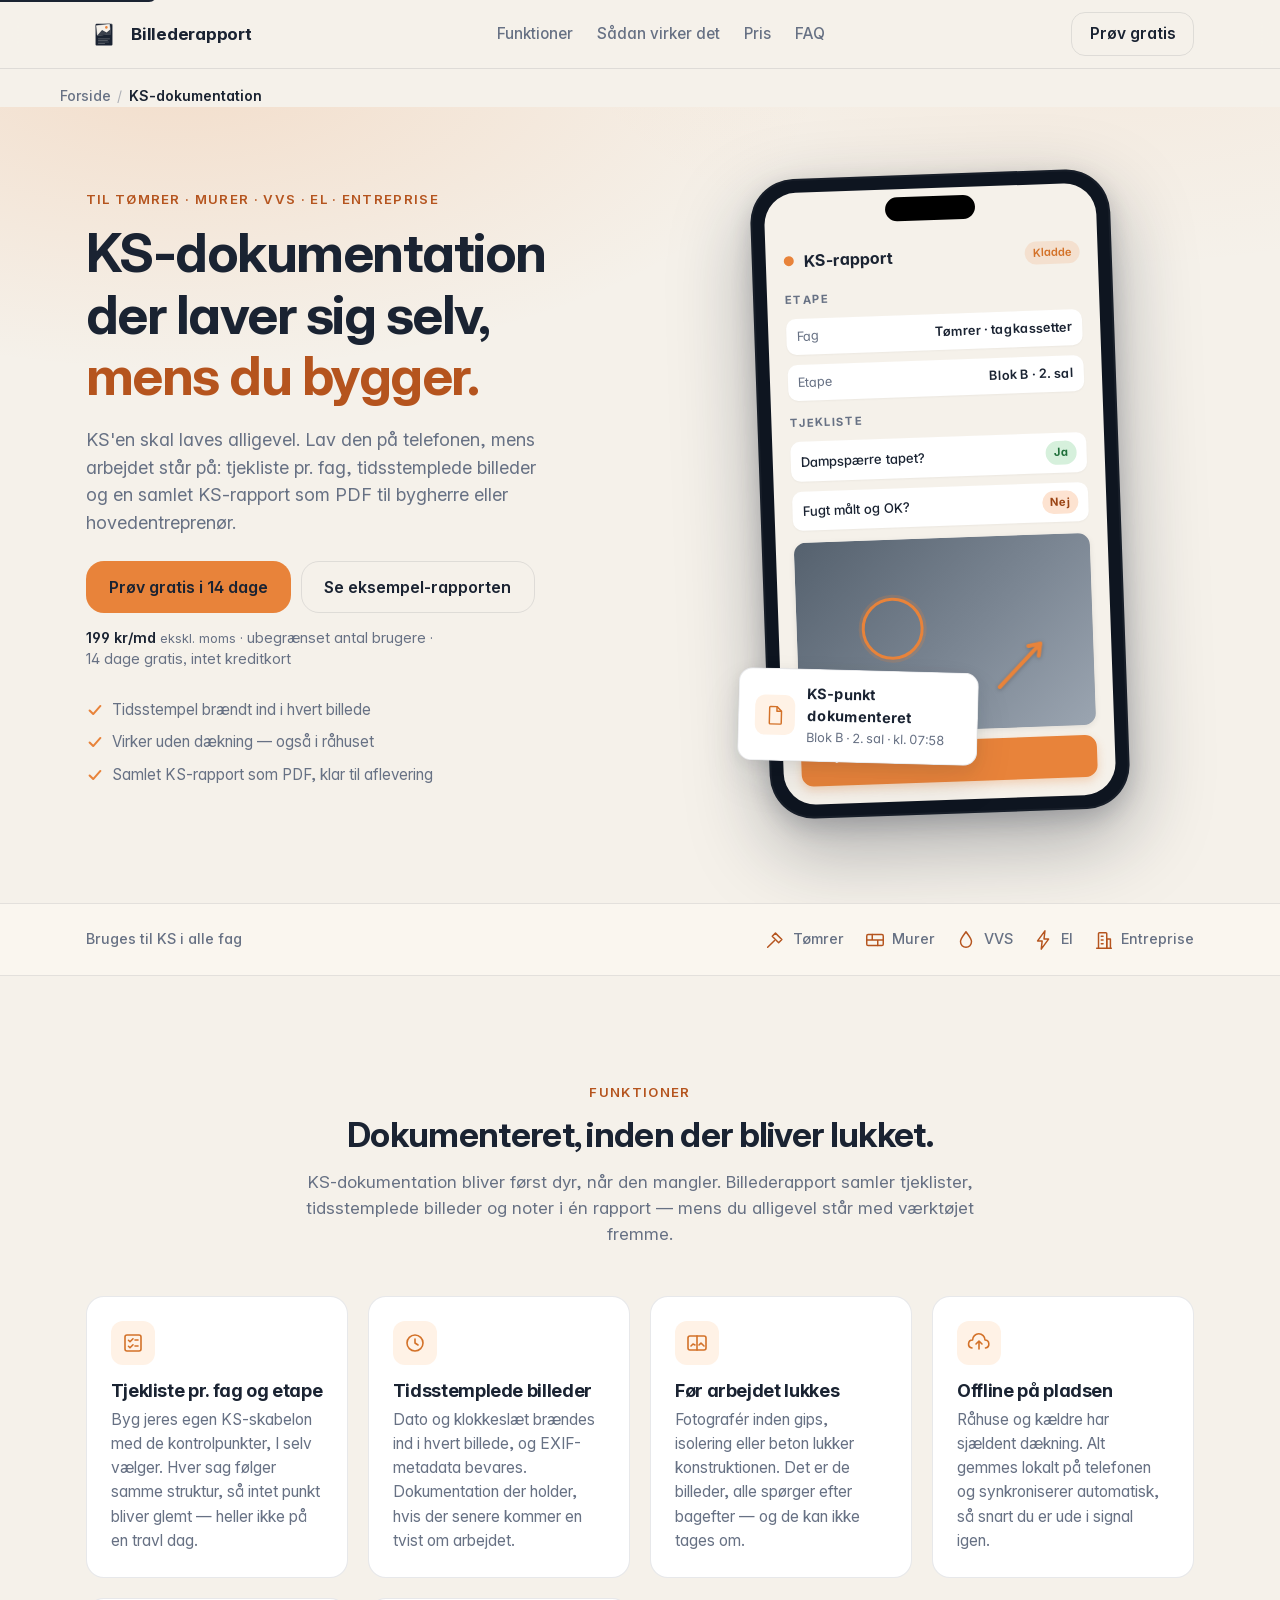
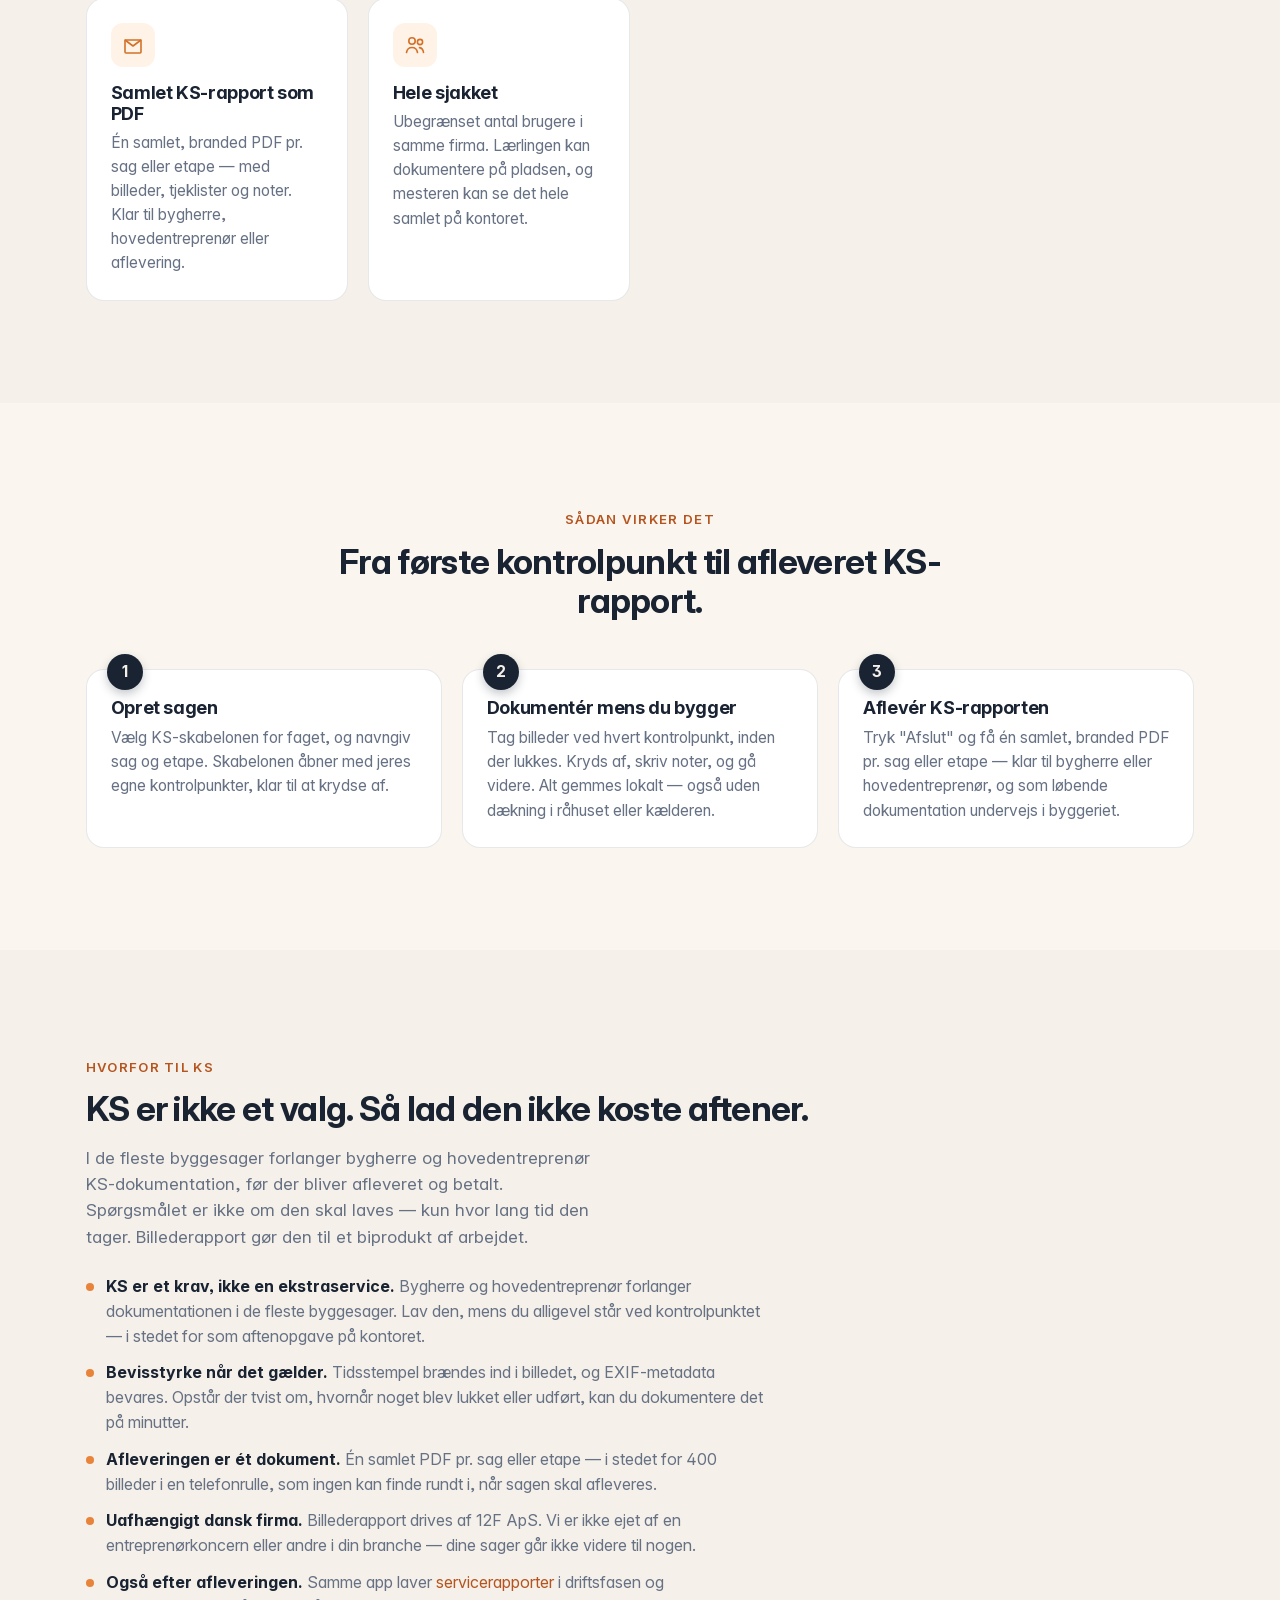
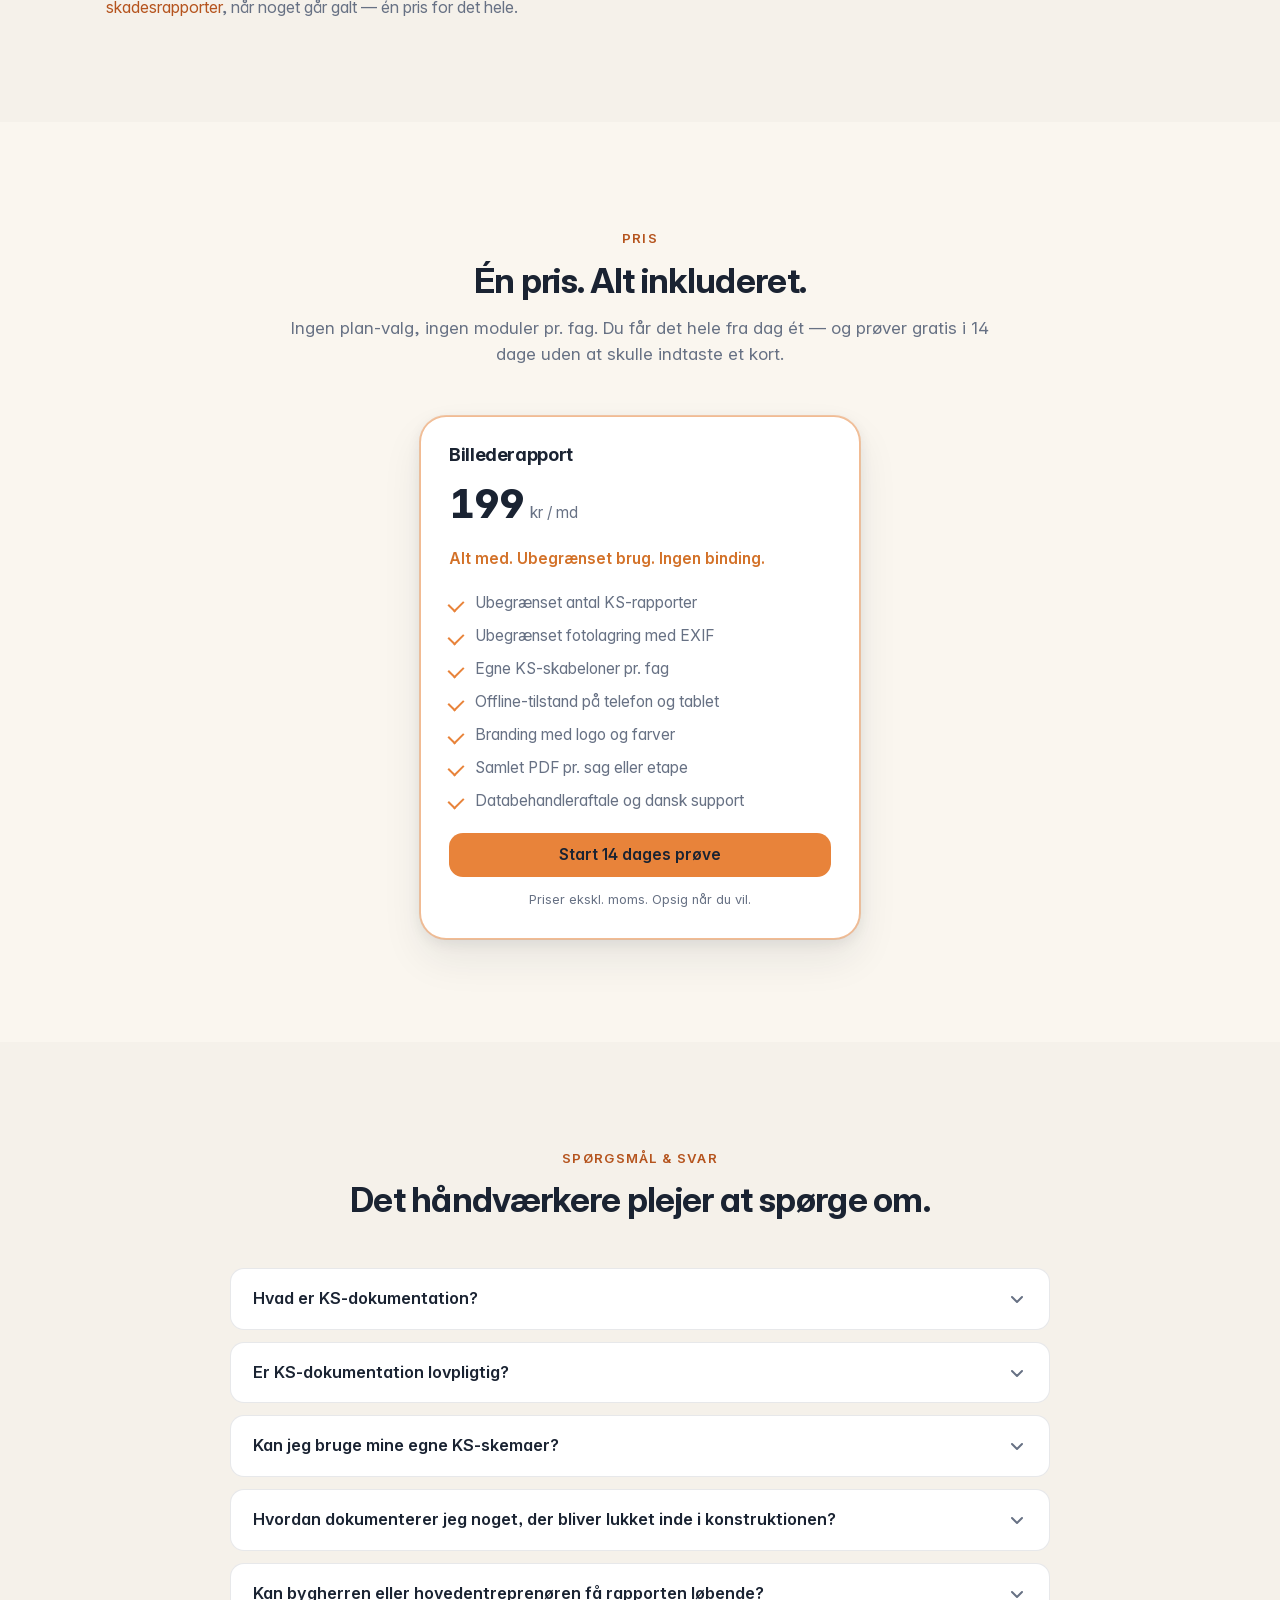
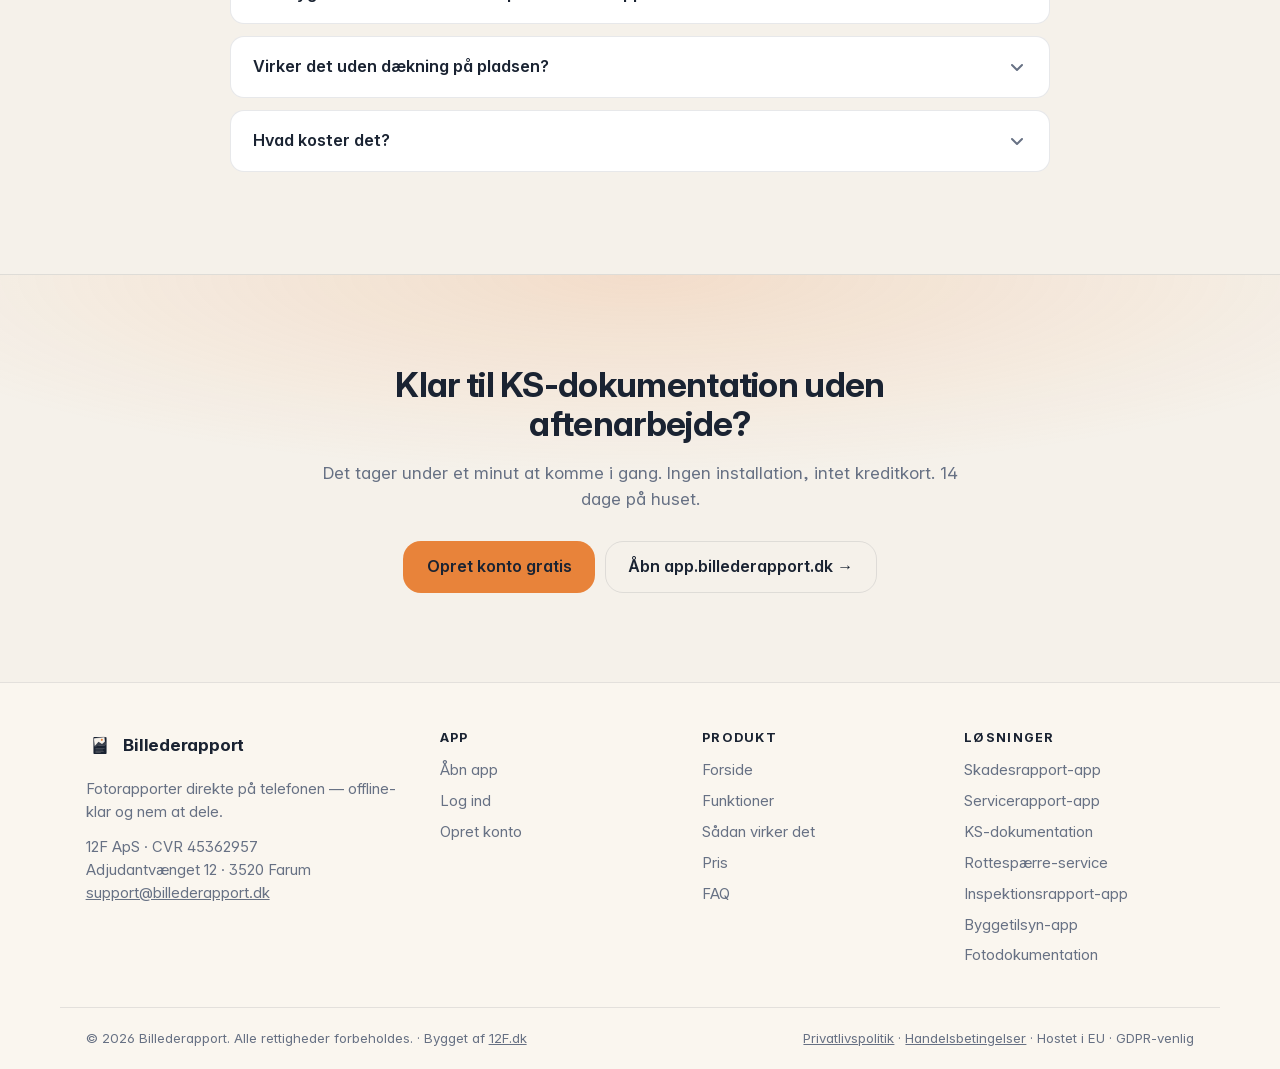
<file: ks-dokumentation/index.html>
<!doctype html>
<html lang="da">
  <head>
    <meta charset="utf-8" />
    <meta name="viewport" content="width=device-width, initial-scale=1, viewport-fit=cover" />
    <meta name="theme-color" content="#F5F1EA" media="(prefers-color-scheme: light)" />
    <meta name="theme-color" content="#0E1520" media="(prefers-color-scheme: dark)" />
    <meta name="color-scheme" content="light dark" />

    <title>KS-dokumentation app til håndværkere og byggeri | Billederapport</title>
    <meta name="description" content="KS-app til håndværkere: kvalitetssikring med billeder på telefonen. Tjekliste pr. fag, tidsstemplede fotos og samlet KS-rapport som PDF. Virker offline." />

    <meta property="og:type" content="website" />
    <meta property="og:locale" content="da_DK" />
    <meta property="og:title" content="KS-dokumentation app til håndværkere og byggeri" />
    <meta
      property="og:description"
      content="Lav KS-dokumentationen på telefonen, mens du bygger — tjekliste pr. fag, tidsstemplede billeder og samlet KS-rapport som PDF."
    />
    <meta property="og:image" content="https://billederapport.dk/assets/og/og-ks-dokumentation.png" />
    <meta property="og:image:width" content="1200" />
    <meta property="og:image:height" content="630" />
    <meta property="og:url" content="https://billederapport.dk/ks-dokumentation/" />
    <meta name="twitter:card" content="summary_large_image" />
    <meta name="twitter:image" content="https://billederapport.dk/assets/og/og-ks-dokumentation.png" />

    <link rel="icon" href="/favicon.ico" sizes="any" />
    <link rel="icon" type="image/svg+xml" href="/assets/logo/logo-color.svg" media="(prefers-color-scheme: light)" />
    <link rel="icon" type="image/svg+xml" href="/assets/logo/logo-dark.svg" media="(prefers-color-scheme: dark)" />
    <link rel="apple-touch-icon" sizes="180x180" href="/assets/logo/apple-touch-icon.png" />

    <link rel="canonical" href="https://billederapport.dk/ks-dokumentation/" />
    <link rel="alternate" hreflang="da-DK" href="https://billederapport.dk/ks-dokumentation/" />
    <link rel="alternate" hreflang="x-default" href="https://billederapport.dk/ks-dokumentation/" />

    <meta name="robots" content="index, follow, max-image-preview:large, max-snippet:-1, max-video-preview:-1" />
    <meta name="author" content="Billederapport" />
    <meta name="publisher" content="Billederapport" />
    <meta name="geo.region" content="DK" />
    <meta name="geo.placename" content="Denmark" />
    <meta name="language" content="Danish" />
    <meta name="keywords" content="KS app, kvalitetssikring app, KS dokumentation, KS rapport, kvalitetssikring håndværker, KS skabelon, byggeri dokumentation, fotodokumentation byggeplads, offline, GDPR" />

    <meta property="og:site_name" content="Billederapport" />
    <meta property="og:image:alt" content="KS-dokumentation app — kvalitetssikring med billeder til byggeri" />
    <meta property="og:image:type" content="image/png" />
    <meta name="twitter:title" content="KS-dokumentation app til håndværkere og byggeri" />
    <meta name="twitter:description" content="Lav KS-dokumentationen på telefonen, mens du bygger — tjekliste pr. fag, tidsstemplede billeder og samlet KS-rapport som PDF." />
    <meta name="twitter:image:alt" content="KS-dokumentation app — kvalitetssikring med billeder til byggeri" />

    <meta name="apple-mobile-web-app-title" content="Billederapport" />
    <meta name="application-name" content="Billederapport" />

    <link rel="preload" href="/assets/fonts/InterVariable-v2.woff2" as="font" type="font/woff2" crossorigin />
    <link rel="dns-prefetch" href="https://app.billederapport.dk" />
    <link rel="dns-prefetch" href="https://umami.robert-jensen.dk" />
    <style>
@font-face {
  font-family: 'InterVariable';
  font-style: normal;
  font-weight: 100 900;
  font-display: swap;
  src: url('/assets/fonts/InterVariable-v2.woff2') format('woff2-variations');
}

/* ---------- Tokens ---------- */
:root {
  --ink: #1a2332;
  --ink-soft: #3a4657;
  --ink-muted: #677184;
  --paper: #f5f1ea;
  --paper-soft: #faf6ef;
  --paper-strong: #ece6db;
  --accent: #e8833a;
  --accent-strong: #d37128;
  --accent-text: #b5541e;
  --accent-soft: #fff2e6;
  --dark-bg: #0e1520;
  --dark-surface: #141c2a;
  --dark-surface-2: #1c2637;
  --dark-border: #27344a;
  --ring: rgba(232, 131, 58, 0.35);
  --radius-sm: 8px;
  --radius: 14px;
  --radius-lg: 18px;
  --radius-xl: 26px;
  --shadow-sm: 0 1px 2px rgba(26, 35, 50, 0.06), 0 2px 6px rgba(26, 35, 50, 0.05);
  --shadow: 0 4px 14px rgba(26, 35, 50, 0.08), 0 20px 40px rgba(26, 35, 50, 0.08);
  --shadow-lg: 0 20px 60px rgba(26, 35, 50, 0.18);
  --bg: var(--paper);
  --surface: #ffffff;
  --surface-2: var(--paper-soft);
  --text: var(--ink);
  --text-muted: var(--ink-muted);
  --border: rgba(26, 35, 50, 0.1);
  --font-sans:
    'Inter', -apple-system, BlinkMacSystemFont, 'Segoe UI', Roboto, Helvetica,
    Arial, sans-serif;
}

@supports (font-variation-settings: normal) {
  :root {
    --font-sans:
      'InterVariable', -apple-system, BlinkMacSystemFont, 'Segoe UI', Roboto,
      Helvetica, Arial, sans-serif;
  }
}

@media (prefers-color-scheme: dark) {
  :root {
    --bg: var(--dark-bg);
    --surface: var(--dark-surface);
    --surface-2: var(--dark-surface-2);
    --text: #eef1f6;
    --text-muted: #8b97ad;
    --border: var(--dark-border);
    --paper-strong: #1c2637;
    --accent-soft: rgba(232, 131, 58, 0.14);
    --accent-text: #e8833a;
  }
}

/* ---------- Reset ---------- */
*,
*::before,
*::after {
  box-sizing: border-box;
}
html {
  -webkit-text-size-adjust: 100%;
  scroll-behavior: smooth;
  scroll-padding-top: 84px;
}
body {
  margin: 0;
  font-family: var(--font-sans);
  font-size: 17px;
  line-height: 1.55;
  color: var(--text);
  background: var(--bg);
  -webkit-font-smoothing: antialiased;
  -moz-osx-font-smoothing: grayscale;
  font-feature-settings: 'cv11', 'ss01', 'ss03';
}
img,
svg {
  display: block;
  max-width: 100%;
}
a {
  color: inherit;
}
h1,
h2,
h3,
h4 {
  margin: 0;
  color: var(--text);
  letter-spacing: -0.02em;
  font-weight: 700;
  line-height: 1.15;
}
h1 {
  font-size: clamp(2.1rem, 2.2vw + 1.6rem, 3.6rem);
  letter-spacing: -0.028em;
}
h2 {
  font-size: clamp(1.6rem, 1.2vw + 1.2rem, 2.4rem);
}
h3 {
  font-size: 1.125rem;
}
p {
  margin: 0;
}
ul,
ol {
  margin: 0;
  padding: 0;
  list-style: none;
}
button {
  font: inherit;
}

.skip-link {
  position: fixed;
  left: 0;
  top: -40px;
  background: var(--ink);
  color: var(--paper);
  padding: 0.5rem 0.75rem;
  border-radius: 0 0 8px 0;
  z-index: 100;
  text-decoration: none;
}
.skip-link:focus {
  top: 0;
}

/* ---------- Layout ---------- */
.container {
  width: 100%;
  max-width: 1160px;
  margin: 0 auto;
  padding: 0 clamp(1rem, 2vw, 2rem);
}

.section {
  padding: clamp(4rem, 8vw, 7rem) 0;
}
.section-alt {
  background: var(--surface-2);
}

.section-head {
  max-width: 720px;
  margin: 0 auto 3rem;
  text-align: center;
}
.section-head .section-lede {
  margin-top: 0.9rem;
  color: var(--text-muted);
  font-size: 1.0625rem;
}

.eyebrow {
  display: inline-block;
  margin-bottom: 0.75rem;
  color: var(--accent-text);
  font-size: 0.825rem;
  font-weight: 600;
  letter-spacing: 0.1em;
  text-transform: uppercase;
}

.accent {
  color: var(--accent-text);
}

/* ---------- Buttons ---------- */
.btn {
  display: inline-flex;
  align-items: center;
  justify-content: center;
  gap: 0.4rem;
  height: 44px;
  padding: 0 1.1rem;
  border-radius: var(--radius);
  font-size: 0.975rem;
  font-weight: 600;
  text-decoration: none;
  border: 1px solid transparent;
  transition:
    transform 0.08s ease,
    background-color 0.15s ease,
    border-color 0.15s ease,
    box-shadow 0.15s ease,
    opacity 0.15s ease;
  white-space: nowrap;
}
.btn:active {
  transform: scale(0.985);
}
.btn:focus-visible {
  outline: none;
  box-shadow: 0 0 0 3px var(--ring);
}
.btn-primary {
  background: var(--accent);
  color: var(--ink);
}
.btn-primary:hover {
  background: var(--accent-strong);
  color: var(--ink);
}
.btn-ghost {
  background: transparent;
  color: var(--text);
  border-color: var(--border);
}
.btn-ghost:hover {
  background: var(--surface-2);
}
.btn-lg {
  height: 52px;
  padding: 0 1.4rem;
  font-size: 1rem;
  border-radius: var(--radius-lg);
}
.btn-block {
  width: 100%;
}

.link {
  text-decoration: none;
  color: var(--text);
  font-weight: 500;
  opacity: 0.8;
}
.link:hover {
  opacity: 1;
}

/* Shared focus ring for non-button interactive elements */
.link:focus-visible,
.brand:focus-visible,
.nav-links a:focus-visible,
.nav-actions .link:focus-visible,
.footer-col a:focus-visible,
.cta-row a:focus-visible,
.crumbs a:focus-visible {
  outline: none;
  box-shadow: 0 0 0 3px var(--ring);
  border-radius: 6px;
  opacity: 1;
}

/* ---------- Header ---------- */
.site-header {
  position: sticky;
  top: 0;
  z-index: 20;
  background: color-mix(in srgb, var(--bg) 85%, transparent);
  backdrop-filter: saturate(1.2) blur(14px);
  -webkit-backdrop-filter: saturate(1.2) blur(14px);
  border-bottom: 1px solid var(--border);
}
.nav {
  display: flex;
  align-items: center;
  justify-content: space-between;
  height: 68px;
  gap: 1rem;
}
.brand {
  display: inline-flex;
  align-items: center;
  gap: 0.6rem;
  text-decoration: none;
  color: var(--text);
  font-weight: 700;
  letter-spacing: -0.015em;
}
.brand-name {
  font-size: 1.0625rem;
}
.brand-mark {
  border-radius: 8px;
}
.brand-mark-dark {
  display: none;
}
@media (prefers-color-scheme: dark) {
  .brand-mark-light {
    display: none;
  }
  .brand-mark-dark {
    display: block;
  }
}

.nav-links {
  display: none;
  gap: 1.5rem;
  font-size: 0.95rem;
}
.nav-links a {
  text-decoration: none;
  color: var(--text-muted);
  font-weight: 500;
}
.nav-links a:hover {
  color: var(--text);
}
.nav-actions {
  display: flex;
  align-items: center;
  gap: 0.5rem;
}
.nav-actions .link {
  display: inline-flex;
  align-items: center;
  justify-content: center;
  height: 40px;
  padding: 0 0.85rem;
  border-radius: var(--radius);
  border: 1px solid var(--border);
  font-size: 0.9rem;
  font-weight: 600;
  opacity: 1;
  color: var(--text);
  transition:
    background-color 0.15s ease,
    border-color 0.15s ease;
}
.nav-actions .link:hover {
  background: var(--surface-2);
}
@media (min-width: 760px) {
  .nav-links {
    display: flex;
  }
  .nav-actions {
    gap: 0.75rem;
  }
  .nav-actions .link {
    height: auto;
    padding: 0;
    border: none;
    font-size: 0.95rem;
    font-weight: 500;
    opacity: 0.8;
    border-radius: 0;
  }
  .nav-actions .link:hover {
    background: transparent;
    opacity: 1;
  }
}
@media (max-width: 399px) {
  .brand-name {
    display: none;
  }
  .nav-actions .link {
    padding: 0 0.7rem;
    font-size: 0.85rem;
  }
  .btn {
    padding: 0 0.85rem;
    font-size: 0.9rem;
  }
}

/* ---------- Breadcrumbs ---------- */
.crumbs {
  padding: 1rem 0 0;
  font-size: 0.875rem;
  color: var(--text-muted);
}
.crumbs ol {
  display: flex;
  flex-wrap: wrap;
  gap: 0.4rem;
  align-items: center;
}
.crumbs li {
  display: inline-flex;
  align-items: center;
  gap: 0.4rem;
}
.crumbs a {
  color: var(--text-muted);
  text-decoration: none;
  font-weight: 500;
}
.crumbs a:hover {
  color: var(--text);
}
.crumbs li[aria-current='page'] {
  color: var(--text);
  font-weight: 600;
}
.crumbs-sep {
  opacity: 0.5;
}

/* ---------- Hero ---------- */
.hero {
  position: relative;
  padding: clamp(2rem, 4vw, 3.5rem) 0 clamp(4rem, 7vw, 6rem);
  overflow: hidden;
}
.hero::before {
  content: '';
  position: absolute;
  inset: -20% -10% auto -10%;
  height: 70%;
  background: radial-gradient(
      60% 80% at 20% 20%,
      rgba(232, 131, 58, 0.18) 0%,
      transparent 70%
    ),
    radial-gradient(
      60% 80% at 80% 10%,
      rgba(232, 131, 58, 0.08) 0%,
      transparent 60%
    );
  z-index: 0;
  pointer-events: none;
}
.hero-grid {
  position: relative;
  display: grid;
  grid-template-columns: 1fr;
  gap: clamp(2.5rem, 5vw, 4.5rem);
  align-items: center;
}
@media (min-width: 900px) {
  .hero-grid {
    grid-template-columns: 1.05fr 1fr;
  }
}
.hero-copy .lede {
  margin-top: 1.15rem;
  color: var(--text-muted);
  font-size: 1.125rem;
  max-width: 42ch;
}
.cta-row {
  display: flex;
  flex-wrap: wrap;
  gap: 0.6rem;
  margin-top: 1.5rem;
}
.cta-row-centered {
  justify-content: center;
}
.hero-price {
  margin-top: 0.85rem;
  color: var(--text-muted);
  font-size: 0.9rem;
  line-height: 1.5;
}
.hero-price strong {
  color: var(--text);
  font-weight: 600;
}
.hero-price-vat {
  font-size: 0.8rem;
}
.hero-price-item {
  white-space: nowrap;
}

.trust-points {
  margin-top: 1.75rem;
  display: grid;
  gap: 0.55rem;
  color: var(--text-muted);
  font-size: 0.95rem;
}
.trust-points li {
  display: flex;
  align-items: center;
  gap: 0.55rem;
}
.trust-points svg {
  color: var(--accent);
  flex: 0 0 auto;
}

/* ---------- Hero visual: phone mock ---------- */
.hero-visual {
  position: relative;
  justify-self: center;
  width: 100%;
  max-width: 360px;
  aspect-ratio: 9 / 16;
  margin-top: 1rem;
}
.phone {
  position: relative;
  width: 100%;
  height: 100%;
  background: #0e1520;
  border-radius: 44px;
  padding: 14px;
  box-shadow:
    0 0 0 2px rgba(255, 255, 255, 0.04) inset,
    0 30px 80px rgba(26, 35, 50, 0.35),
    0 8px 22px rgba(26, 35, 50, 0.18);
  transform: rotate(-2deg);
}
.phone-notch {
  position: absolute;
  top: 22px;
  left: 50%;
  transform: translateX(-50%);
  width: 90px;
  height: 24px;
  background: #000;
  border-radius: 999px;
  z-index: 2;
}
.phone-screen {
  position: relative;
  width: 100%;
  height: 100%;
  background: var(--paper);
  color: var(--ink);
  border-radius: 32px;
  overflow: hidden;
  padding: 56px 18px 18px;
  display: flex;
  flex-direction: column;
  gap: 10px;
}
.mock-header {
  display: flex;
  align-items: center;
  gap: 0.6rem;
  margin-bottom: 4px;
}
.mock-dot {
  width: 10px;
  height: 10px;
  border-radius: 999px;
  background: var(--accent);
}
.mock-title {
  font-size: 1rem;
  font-weight: 700;
  color: var(--ink);
  flex: 1;
}
.mock-badge {
  font-size: 0.7rem;
  font-weight: 600;
  padding: 3px 8px;
  border-radius: 999px;
  background: rgba(232, 131, 58, 0.15);
  color: var(--accent-strong);
}
.mock-section-title {
  font-size: 0.7rem;
  font-weight: 700;
  letter-spacing: 0.1em;
  text-transform: uppercase;
  color: var(--ink-muted);
  margin-top: 4px;
}
.mock-row {
  display: flex;
  justify-content: space-between;
  gap: 0.75rem;
  background: #fff;
  border-radius: 10px;
  padding: 8px 10px;
  font-size: 0.8rem;
  box-shadow: 0 1px 2px rgba(0, 0, 0, 0.04);
}
.mock-label {
  color: var(--ink-muted);
}
.mock-value {
  color: var(--ink);
  font-weight: 600;
  text-align: right;
}
.mock-q {
  display: flex;
  justify-content: space-between;
  align-items: center;
  gap: 0.5rem;
  background: #fff;
  border-radius: 10px;
  padding: 8px 10px;
  font-size: 0.82rem;
  box-shadow: 0 1px 2px rgba(0, 0, 0, 0.04);
}
.mock-q-text {
  color: var(--ink);
  font-weight: 500;
}
.mock-pill {
  font-size: 0.7rem;
  padding: 3px 8px;
  border-radius: 999px;
  font-weight: 700;
}
.pill-ok {
  background: #d6f0dc;
  color: #1f6f3a;
}
.pill-no {
  background: #fde3d1;
  color: #9a4414;
}
.mock-photo {
  position: relative;
  flex: 1;
  min-height: 90px;
  margin-top: 2px;
  border-radius: 12px;
  background:
    linear-gradient(135deg, #55616e 0%, #7a8592 55%, #9ba5b1 100%),
    #8a94a0;
  overflow: hidden;
  box-shadow: 0 2px 6px rgba(0, 0, 0, 0.08);
}
.photo-anno-circle {
  position: absolute;
  left: 22%;
  top: 30%;
  width: 62px;
  height: 62px;
  border: 3px solid var(--accent);
  border-radius: 999px;
  box-shadow: 0 0 0 3px rgba(232, 131, 58, 0.2);
}
.photo-anno-arrow {
  position: absolute;
  right: 14%;
  bottom: 18%;
  filter: drop-shadow(0 1px 2px rgba(0, 0, 0, 0.25));
}
.photo-timestamp {
  position: absolute;
  left: 10px;
  bottom: 8px;
  font-size: 0.65rem;
  font-weight: 600;
  padding: 3px 8px;
  border-radius: 6px;
  background: rgba(14, 21, 32, 0.7);
  color: #fff;
  letter-spacing: 0.02em;
  font-variant-numeric: tabular-nums;
  font-feature-settings: 'tnum' 1, 'cv11', 'ss01', 'ss03';
}
.mock-cta {
  margin-top: auto;
  height: 42px;
  border: none;
  border-radius: 12px;
  background: var(--accent);
  color: #fff;
  font-weight: 700;
  font-size: 0.9rem;
  box-shadow: 0 4px 10px rgba(232, 131, 58, 0.3);
}

.hero-card {
  position: absolute;
  left: -6%;
  bottom: 8%;
  display: flex;
  align-items: center;
  gap: 0.75rem;
  padding: 0.8rem 1rem;
  background: var(--surface);
  border-radius: var(--radius);
  box-shadow: var(--shadow);
  border: 1px solid var(--border);
  max-width: 240px;
  transform: rotate(1.5deg);
}
.hero-card-icon {
  width: 40px;
  height: 40px;
  display: flex;
  align-items: center;
  justify-content: center;
  border-radius: 10px;
  background: var(--accent-soft);
  color: var(--accent-strong);
  flex: 0 0 auto;
}
.hero-card-title {
  font-size: 0.9rem;
  font-weight: 700;
  color: var(--text);
}
.hero-card-sub {
  font-size: 0.8rem;
  color: var(--text-muted);
  margin-top: 1px;
  font-variant-numeric: tabular-nums;
  font-feature-settings: 'tnum' 1, 'cv11', 'ss01', 'ss03';
}

@media (max-width: 899px) {
  .hero-card {
    position: static;
    left: auto;
    right: auto;
    bottom: auto;
    transform: none;
    margin: 1.25rem auto 0;
    max-width: 340px;
  }
}

@media (max-width: 480px) {
  .hero-visual {
    max-width: 300px;
  }
  .phone {
    transform: none;
  }
  .hero-card {
    max-width: 100%;
  }
}

@media (max-width: 420px) {
  .eyebrow {
    letter-spacing: 0.05em;
    font-size: 0.78rem;
  }
}

/* ---------- Strip ---------- */
.strip {
  padding: 1.5rem 0;
  border-top: 1px solid var(--border);
  border-bottom: 1px solid var(--border);
  background: var(--surface-2);
}
.strip-inner {
  display: flex;
  flex-wrap: wrap;
  align-items: center;
  gap: 1.2rem;
  justify-content: space-between;
}
.strip-text {
  color: var(--text-muted);
  font-size: 0.9rem;
  font-weight: 500;
}
.strip-icons {
  display: flex;
  flex-wrap: wrap;
  gap: 1.25rem;
  color: var(--text-muted);
  font-size: 0.9rem;
  font-weight: 500;
}
.strip-icons li {
  display: inline-flex;
  align-items: center;
  gap: 0.4rem;
}
.strip-icons svg {
  color: var(--accent-text);
  flex: 0 0 auto;
}

/* ---------- Features ---------- */
.feature-grid {
  display: grid;
  gap: 1.25rem;
  grid-template-columns: repeat(auto-fit, minmax(260px, 1fr));
}
.feature {
  padding: 1.5rem;
  background: var(--surface);
  border: 1px solid var(--border);
  border-radius: var(--radius-lg);
  transition:
    transform 0.15s ease,
    box-shadow 0.15s ease,
    border-color 0.15s ease;
}
.feature:hover {
  transform: translateY(-2px);
  box-shadow: var(--shadow);
  border-color: color-mix(in srgb, var(--accent) 30%, var(--border));
}
.feature-icon {
  width: 44px;
  height: 44px;
  border-radius: 12px;
  background: var(--accent-soft);
  color: var(--accent-strong);
  display: flex;
  align-items: center;
  justify-content: center;
  margin-bottom: 1rem;
}
.feature h3 {
  margin-bottom: 0.4rem;
}
.feature p {
  color: var(--text-muted);
  font-size: 0.975rem;
}

/* ---------- Steps ---------- */
.steps {
  display: grid;
  gap: 1.25rem;
  grid-template-columns: repeat(auto-fit, minmax(260px, 1fr));
  counter-reset: step;
}
.step {
  position: relative;
  padding: 1.75rem 1.5rem 1.5rem;
  background: var(--surface);
  border: 1px solid var(--border);
  border-radius: var(--radius-lg);
}
.step-num {
  position: absolute;
  top: -16px;
  left: 20px;
  width: 36px;
  height: 36px;
  display: flex;
  align-items: center;
  justify-content: center;
  border-radius: 999px;
  background: var(--ink);
  color: var(--paper);
  font-weight: 700;
  font-size: 0.95rem;
  box-shadow: 0 4px 10px rgba(26, 35, 50, 0.25);
}
@media (prefers-color-scheme: dark) {
  .step-num {
    background: var(--accent);
    color: #fff;
  }
}
.step h3 {
  margin-bottom: 0.45rem;
}
.step p {
  color: var(--text-muted);
  font-size: 0.975rem;
}

/* ---------- Why ---------- */
.why-copy .section-lede {
  margin-top: 1rem;
  color: var(--text-muted);
  font-size: 1.0625rem;
  max-width: 52ch;
}
.why-list {
  margin-top: 1.5rem;
  display: grid;
  gap: 0.75rem;
  color: var(--text-muted);
  font-size: 1rem;
  max-width: 68ch;
}
.why-list li {
  padding-left: 1.25rem;
  position: relative;
}
.why-list li::before {
  content: '';
  position: absolute;
  left: 0;
  top: 0.55em;
  width: 8px;
  height: 8px;
  border-radius: 999px;
  background: var(--accent);
}
.why-list strong {
  color: var(--text);
}
.why-list a {
  color: var(--accent-text);
  text-decoration: none;
}
.why-list a:hover {
  text-decoration: underline;
}
.why-list a:focus-visible {
  outline: none;
  box-shadow: 0 0 0 3px var(--ring);
  border-radius: 6px;
}

/* ---------- Plans ---------- */
.plans {
  display: grid;
  gap: 1.25rem;
  grid-template-columns: repeat(auto-fit, minmax(280px, 1fr));
  max-width: 820px;
  margin: 0 auto;
}
.plans-single {
  max-width: 440px;
  grid-template-columns: 1fr;
}
.plan-tagline {
  margin: -0.5rem 0 1.25rem;
  color: var(--accent-strong);
  font-weight: 600;
  font-size: 0.95rem;
}
.plan {
  position: relative;
  padding: 1.75rem;
  background: var(--surface);
  border: 1px solid var(--border);
  border-radius: var(--radius-xl);
  display: flex;
  flex-direction: column;
}
.plan-featured {
  border-color: color-mix(in srgb, var(--accent) 55%, transparent);
  box-shadow:
    0 0 0 1px color-mix(in srgb, var(--accent) 40%, transparent),
    var(--shadow);
}
.plan-badge {
  position: absolute;
  top: -12px;
  right: 20px;
  background: var(--accent);
  color: #fff;
  font-size: 0.75rem;
  font-weight: 700;
  letter-spacing: 0.06em;
  padding: 5px 10px;
  border-radius: 999px;
}
.plan-name {
  font-size: 1.125rem;
  color: var(--text);
}
.plan-price {
  margin: 0.5rem 0 1.25rem;
  display: flex;
  align-items: baseline;
  color: var(--text);
}
.plan-amount {
  font-size: 2.5rem;
  font-weight: 800;
  letter-spacing: -0.025em;
  color: var(--text);
  font-variant-numeric: tabular-nums;
  font-feature-settings: 'tnum' 1, 'cv11', 'ss01', 'ss03';
}
.plan-unit {
  margin-left: 0.35rem;
  color: var(--text-muted);
  font-size: 0.95rem;
}
.plan-list {
  flex: 1;
  display: grid;
  gap: 0.55rem;
  margin-bottom: 1.25rem;
  color: var(--text-muted);
}
.plan-list li {
  padding-left: 1.6rem;
  position: relative;
  font-size: 0.975rem;
}
.plan-list li::before {
  content: '';
  position: absolute;
  left: 0;
  top: 0.5em;
  width: 14px;
  height: 10px;
  border-left: 2px solid var(--accent);
  border-bottom: 2px solid var(--accent);
  transform: rotate(-45deg);
}
.plan-foot {
  margin-top: 0.85rem;
  font-size: 0.8rem;
  color: var(--text-muted);
  text-align: center;
}

/* ---------- CTA ---------- */
.cta {
  padding: clamp(3.5rem, 7vw, 6rem) 0;
  background:
    radial-gradient(
      90% 70% at 50% 0%,
      rgba(232, 131, 58, 0.18) 0%,
      transparent 70%
    ),
    var(--bg);
  border-top: 1px solid var(--border);
}
.cta-inner {
  text-align: center;
  max-width: 720px;
  margin: 0 auto;
}
.cta p {
  margin-top: 1rem;
  color: var(--text-muted);
  font-size: 1.0625rem;
}
.cta-inner .cta-row {
  margin-top: 1.75rem;
}

/* ---------- Footer ---------- */
.site-footer {
  background: var(--surface-2);
  border-top: 1px solid var(--border);
  padding: 3rem 0 1.25rem;
  color: var(--text-muted);
  font-size: 0.925rem;
}
.footer-grid {
  display: grid;
  gap: 2rem;
  grid-template-columns: 1fr;
}
@media (min-width: 680px) {
  .footer-grid {
    grid-template-columns: 1.4fr repeat(3, 1fr);
  }
}
.footer-tag {
  margin-top: 0.75rem;
  max-width: 36ch;
  color: var(--text-muted);
}
.footer-col {
  display: grid;
  gap: 0.5rem;
  align-content: start;
}
.footer-col h3 {
  font-size: 0.8rem;
  letter-spacing: 0.1em;
  text-transform: uppercase;
  color: var(--text);
  margin: 0 0 0.3rem;
  font-weight: 700;
}
.footer-col a {
  color: var(--text-muted);
  text-decoration: none;
}
.footer-col a:hover {
  color: var(--text);
}
.footer-bottom {
  margin-top: 2.5rem;
  padding-top: 1.25rem;
  border-top: 1px solid var(--border);
  display: flex;
  flex-wrap: wrap;
  justify-content: space-between;
  gap: 0.5rem;
  font-size: 0.825rem;
}
.footer-org {
  margin-top: 0.75rem;
  color: var(--text-muted);
}
.footer-org a {
  color: var(--text-muted);
}
.footer-org a:hover,
.footer-bottom a:hover {
  color: var(--text);
}
.footer-bottom a {
  color: var(--text-muted);
}
.footer-org a:focus-visible,
.footer-bottom a:focus-visible {
  outline: none;
  box-shadow: 0 0 0 3px var(--ring);
  border-radius: 6px;
}

/* ---------- Motion ---------- */
@media (prefers-reduced-motion: reduce) {
  *,
  *::before,
  *::after {
    transition-duration: 0.001ms !important;
    animation-duration: 0.001ms !important;
    scroll-behavior: auto !important;
  }
  .phone {
    transform: none;
  }
  .hero-card {
    transform: none;
  }
}

/* ---------- FAQ ---------- */
.faq-list {
  display: grid;
  gap: 12px;
  max-width: 820px;
  margin: 0 auto;
}
.faq-item {
  background: var(--surface);
  border: 1px solid var(--border);
  border-radius: var(--radius);
  overflow: hidden;
  transition: border-color 0.15s ease, box-shadow 0.15s ease;
}
.faq-item[open] {
  border-color: rgba(232, 131, 58, 0.45);
  box-shadow: var(--shadow);
}
.faq-item summary {
  display: flex;
  align-items: center;
  justify-content: space-between;
  gap: 16px;
  padding: 18px 22px;
  cursor: pointer;
  list-style: none;
  font-weight: 600;
  color: var(--text);
}
.faq-item summary::-webkit-details-marker {
  display: none;
}
.faq-item summary:focus-visible {
  outline: 3px solid var(--ring);
  outline-offset: 2px;
}
.faq-q {
  font-size: 1.02rem;
  line-height: 1.45;
}
.faq-chev {
  flex-shrink: 0;
  color: var(--ink-muted);
  transition: transform 0.18s ease;
}
.faq-item[open] .faq-chev {
  transform: rotate(180deg);
  color: var(--accent-text);
}
.faq-item p {
  margin: 0;
  padding: 0 22px 22px;
  color: var(--text-muted);
  line-height: 1.65;
  max-width: 70ch;
}
@media (max-width: 600px) {
  .faq-item summary {
    padding: 16px 18px;
  }
  .faq-item p {
    padding: 0 18px 18px;
  }
  .faq-q {
    font-size: 0.98rem;
  }
}
    </style>

    <script type="application/ld+json">
    {
      "@context": "https://schema.org",
      "@graph": [
        {
          "@type": "Organization",
          "@id": "https://billederapport.dk/#organization",
          "name": "Billederapport",
          "url": "https://billederapport.dk/",
          "logo": {
            "@type": "ImageObject",
            "url": "https://billederapport.dk/assets/logo/logo-color.svg",
            "width": 512,
            "height": 512
          },
          "image": "https://billederapport.dk/assets/og/og-card.png",
          "description": "Dansk-udviklet mobil app til fotorapporter, inspektioner og skadesdokumentation. Offline-klar, GDPR-venlig og hostet i EU.",
          "areaServed": { "@type": "Country", "name": "DK" },
          "legalName": "12F ApS",
          "vatID": "DK45362957",
          "address": {
            "@type": "PostalAddress",
            "streetAddress": "Adjudantvænget 12",
            "postalCode": "3520",
            "addressLocality": "Farum",
            "addressCountry": "DK"
          },
          "contactPoint": {
            "@type": "ContactPoint",
            "contactType": "customer support",
            "email": "support@billederapport.dk",
            "availableLanguage": "da"
          },
          "sameAs": []
        },
        {
          "@type": "WebSite",
          "@id": "https://billederapport.dk/#website",
          "url": "https://billederapport.dk/",
          "name": "Billederapport",
          "inLanguage": "da-DK",
          "publisher": { "@id": "https://billederapport.dk/#organization" }
        },
        {
          "@type": "SoftwareApplication",
          "@id": "https://billederapport.dk/#app",
          "name": "Billederapport",
          "operatingSystem": "Web, iOS, Android (PWA)",
          "applicationCategory": "BusinessApplication",
          "applicationSubCategory": "FieldServiceManagement",
          "url": "https://app.billederapport.dk",
          "downloadUrl": "https://app.billederapport.dk",
          "softwareVersion": "1.0",
          "inLanguage": "da-DK",
          "publisher": { "@id": "https://billederapport.dk/#organization" },
          "offers": {
            "@type": "Offer",
            "price": "199",
            "priceCurrency": "DKK",
            "category": "subscription",
            "availability": "https://schema.org/InStock",
            "url": "https://app.billederapport.dk/signup",
            "eligibleRegion": { "@type": "Country", "name": "DK" }
          }
        },
        {
          "@type": "WebPage",
          "@id": "https://billederapport.dk/ks-dokumentation/#webpage",
          "url": "https://billederapport.dk/ks-dokumentation/",
          "name": "KS-dokumentation app til håndværkere og byggeri",
          "description": "KS-app til håndværkere: lav kvalitetssikring med billeder direkte på telefonen. Fast tjekliste pr. fag, tidsstemplede fotos og en samlet KS-rapport som PDF. Virker offline på pladsen.",
          "inLanguage": "da-DK",
          "isPartOf": { "@id": "https://billederapport.dk/#website" },
          "about": { "@id": "https://billederapport.dk/#app" },
          "primaryImageOfPage": "https://billederapport.dk/assets/og/og-ks-dokumentation.png",
          "breadcrumb": { "@id": "https://billederapport.dk/ks-dokumentation/#breadcrumb" }
        },
        {
          "@type": "BreadcrumbList",
          "@id": "https://billederapport.dk/ks-dokumentation/#breadcrumb",
          "itemListElement": [
            {
              "@type": "ListItem",
              "position": 1,
              "name": "Forside",
              "item": "https://billederapport.dk/"
            },
            {
              "@type": "ListItem",
              "position": 2,
              "name": "KS-dokumentation",
              "item": "https://billederapport.dk/ks-dokumentation/"
            }
          ]
        },
        {
          "@type": "FAQPage",
          "@id": "https://billederapport.dk/ks-dokumentation/#faq",
          "mainEntity": [
            {
              "@type": "Question",
              "name": "Hvad er KS-dokumentation?",
              "acceptedAnswer": {
                "@type": "Answer",
                "text": "KS står for kvalitetssikring: løbende dokumentation af, at arbejdet er udført korrekt — typisk med billeder, tjeklister og noter pr. kontrolpunkt. Den afleveres samlet til bygherre eller hovedentreprenør, når arbejdet er færdigt, og er et krav i de fleste byggesager."
              }
            },
            {
              "@type": "Question",
              "name": "Er KS-dokumentation lovpligtig?",
              "acceptedAnswer": {
                "@type": "Answer",
                "text": "I de fleste byggesager er KS et aftalekrav fra bygherre eller hovedentreprenør, og i mange sager følger det også af byggeriets standardvilkår. Kravene varierer fra sag til sag, men i praksis slipper du sjældent for det — tjek altid, hvad der står i din kontrakt."
              }
            },
            {
              "@type": "Question",
              "name": "Kan jeg bruge mine egne KS-skemaer?",
              "acceptedAnswer": {
                "@type": "Answer",
                "text": "Ja. Du bygger dine egne skabeloner med præcis de kontrolpunkter, dit fag og din sag kræver — fx dampspærre, fugtmåling eller trykprøvning. Skabelonen genbruges på tværs af sager, så hver KS-rapport følger samme struktur."
              }
            },
            {
              "@type": "Question",
              "name": "Hvordan dokumenterer jeg noget, der bliver lukket inde i konstruktionen?",
              "acceptedAnswer": {
                "@type": "Answer",
                "text": "Tag billeder ved kontrolpunktet, inden der lukkes med gips, isolering eller beton. Tidsstemplet brændes ind i billedet, så du senere kan dokumentere præcis, hvornår det blev fotograferet. Med en tjekliste pr. etape bliver du mindet om punkterne, inden det er for sent."
              }
            },
            {
              "@type": "Question",
              "name": "Kan bygherren eller hovedentreprenøren få rapporten løbende?",
              "acceptedAnswer": {
                "@type": "Answer",
                "text": "Ja. Du kan sende PDF'en undervejs — fx pr. etape — eller samlet ved aflevering. Tilføj flere modtagere på samme rapport, så bygherre, hovedentreprenør og byggeledelse får den samme dokumentation i én afsendelse."
              }
            },
            {
              "@type": "Question",
              "name": "Virker det uden dækning på pladsen?",
              "acceptedAnswer": {
                "@type": "Answer",
                "text": "Ja. Billederapport er offline-først, så du kan tage billeder, krydse tjeklister af og skrive noter helt uden signal — også i råhuse, kældre og tekniske rum. Når telefonen er i dækning igen, synkroniseres det hele automatisk."
              }
            },
            {
              "@type": "Question",
              "name": "Hvad koster det?",
              "acceptedAnswer": {
                "@type": "Answer",
                "text": "199 kr om måneden ekskl. moms for hele firmaet — med ubegrænset antal brugere, KS-rapporter og billeder. Du prøver gratis i 14 dage uden at indtaste et kort, og der er ingen binding."
              }
            }
          ]
        }
      ]
    }
    </script>
  </head>
  <body>
    <a class="skip-link" href="#main">Spring til indhold</a>

    <header class="site-header">
      <div class="container nav">
        <a class="brand" href="/" aria-label="Billederapport — forside">
          <img
            src="/assets/logo/logo-color.svg"
            alt=""
            width="36"
            height="36"
            class="brand-mark brand-mark-light"
          />
          <img
            src="/assets/logo/logo-dark.svg"
            alt=""
            width="36"
            height="36"
            class="brand-mark brand-mark-dark"
          />
          <span class="brand-name">Billederapport</span>
        </a>

        <nav aria-label="Hovedmenu" class="nav-links">
          <a href="#features">Funktioner</a>
          <a href="#how">Sådan virker det</a>
          <a href="#pricing">Pris</a>
          <a href="#faq">FAQ</a>
        </nav>

        <div class="nav-actions">
          <a class="btn btn-ghost" href="https://app.billederapport.dk/signup" data-umami-event="signup-click" data-umami-event-placement="nav">Prøv gratis</a>
        </div>
      </div>
    </header>

    <main id="main">
      <nav class="container crumbs" aria-label="Brødkrummer">
        <ol>
          <li><a href="/">Forside</a></li>
          <li class="crumbs-sep" aria-hidden="true">/</li>
          <li aria-current="page">KS-dokumentation</li>
        </ol>
      </nav>

      <!-- HERO -->
      <section class="hero">
        <div class="container hero-grid">
          <div class="hero-copy">
            <p class="eyebrow">Til tømrer · Murer · VVS · El · Entreprise</p>
            <h1>
              KS-dokumentation der laver sig selv,
              <span class="accent">mens du bygger.</span>
            </h1>
            <p class="lede">
              KS'en skal laves alligevel. Lav den på telefonen, mens arbejdet
              står på: tjekliste pr. fag, tidsstemplede billeder og en samlet
              KS-rapport som PDF til bygherre eller hovedentreprenør.
            </p>

            <div class="cta-row">
              <a class="btn btn-primary btn-lg" href="https://app.billederapport.dk/signup" data-umami-event="signup-click" data-umami-event-placement="hero">
                Prøv gratis i 14 dage
              </a>
              <a class="btn btn-ghost btn-lg" href="/#rapport" data-umami-event="report-preview-click" data-umami-event-placement="hero">
                Se eksempel-rapporten
              </a>
            </div>
            <p class="hero-price"><span class="hero-price-item"><strong>199 kr/md</strong> <span class="hero-price-vat">ekskl. moms</span></span> · <span class="hero-price-item">ubegrænset antal brugere</span> · <span class="hero-price-item">14 dage gratis, intet kreditkort</span></p>

            <ul class="trust-points" aria-label="Fordele">
              <li>
                <svg aria-hidden="true" viewBox="0 0 20 20" width="18" height="18">
                  <path
                    d="M4 10.5l4 4 8-9"
                    fill="none"
                    stroke="currentColor"
                    stroke-width="2.25"
                    stroke-linecap="round"
                    stroke-linejoin="round"
                  />
                </svg>
                Tidsstempel brændt ind i hvert billede
              </li>
              <li>
                <svg aria-hidden="true" viewBox="0 0 20 20" width="18" height="18">
                  <path
                    d="M4 10.5l4 4 8-9"
                    fill="none"
                    stroke="currentColor"
                    stroke-width="2.25"
                    stroke-linecap="round"
                    stroke-linejoin="round"
                  />
                </svg>
                Virker uden dækning — også i råhuset
              </li>
              <li>
                <svg aria-hidden="true" viewBox="0 0 20 20" width="18" height="18">
                  <path
                    d="M4 10.5l4 4 8-9"
                    fill="none"
                    stroke="currentColor"
                    stroke-width="2.25"
                    stroke-linecap="round"
                    stroke-linejoin="round"
                  />
                </svg>
                Samlet KS-rapport som PDF, klar til aflevering
              </li>
            </ul>
          </div>

          <div class="hero-visual" aria-hidden="true">
            <div class="phone">
              <div class="phone-notch"></div>
              <div class="phone-screen">
                <div class="mock-header">
                  <span class="mock-dot"></span>
                  <span class="mock-title">KS-rapport</span>
                  <span class="mock-badge">Kladde</span>
                </div>
                <div class="mock-section-title">Etape</div>
                <div class="mock-row">
                  <span class="mock-label">Fag</span>
                  <span class="mock-value">Tømrer · tagkassetter</span>
                </div>
                <div class="mock-row">
                  <span class="mock-label">Etape</span>
                  <span class="mock-value">Blok B · 2. sal</span>
                </div>

                <div class="mock-section-title">Tjekliste</div>
                <div class="mock-q">
                  <span class="mock-q-text">Dampspærre tapet?</span>
                  <span class="mock-pill pill-ok">Ja</span>
                </div>
                <div class="mock-q">
                  <span class="mock-q-text">Fugt målt og OK?</span>
                  <span class="mock-pill pill-no">Nej</span>
                </div>

                <div class="mock-photo">
                  <div class="photo-anno photo-anno-circle"></div>
                  <div class="photo-anno photo-anno-arrow">
                    <svg viewBox="0 0 60 60" width="60" height="60" aria-hidden="true">
                      <path
                        d="M6 54 L48 12"
                        stroke="#E8833A"
                        stroke-width="4"
                        stroke-linecap="round"
                        fill="none"
                      />
                      <path
                        d="M48 12 L36 14 M48 12 L46 24"
                        stroke="#E8833A"
                        stroke-width="4"
                        stroke-linecap="round"
                        fill="none"
                      />
                    </svg>
                  </div>
                  <span class="photo-timestamp">16-07-2026 · 07:56</span>
                </div>

                <div class="mock-cta">Tilføj til KS-rapporten</div>
              </div>
            </div>

            <div class="hero-card">
              <div class="hero-card-icon">
                <svg viewBox="0 0 24 24" width="22" height="22" aria-hidden="true">
                  <path
                    d="M7 3h7l5 5v13a1 1 0 0 1-1 1H7a1 1 0 0 1-1-1V4a1 1 0 0 1 1-1Z"
                    fill="none"
                    stroke="currentColor"
                    stroke-width="1.6"
                    stroke-linejoin="round"
                  />
                  <path
                    d="M14 3v5h5"
                    fill="none"
                    stroke="currentColor"
                    stroke-width="1.6"
                    stroke-linejoin="round"
                  />
                </svg>
              </div>
              <div>
                <div class="hero-card-title">KS-punkt dokumenteret</div>
                <div class="hero-card-sub">Blok B · 2. sal · kl. 07:58</div>
              </div>
            </div>
          </div>
        </div>
      </section>

      <!-- STRIP / SOCIAL PROOF -->
      <section class="strip" aria-label="Bruges til">
        <div class="container strip-inner">
          <span class="strip-text">Bruges til KS i alle fag</span>
          <ul class="strip-icons">
            <li>
              <svg viewBox="0 0 24 24" width="22" height="22" aria-hidden="true">
                <path d="M4 20l7.5-7.5" stroke="currentColor" stroke-width="1.6" stroke-linecap="round" />
                <path d="M12.5 4.5 19.5 11.5 16 15 9 8Z" fill="none" stroke="currentColor" stroke-width="1.6" stroke-linejoin="round" />
              </svg>
              Tømrer
            </li>
            <li>
              <svg viewBox="0 0 24 24" width="22" height="22" aria-hidden="true">
                <rect x="3" y="6" width="18" height="12" rx="1.5" fill="none" stroke="currentColor" stroke-width="1.6" />
                <path d="M3 12h18M9 6v6M15 12v6" stroke="currentColor" stroke-width="1.6" stroke-linecap="round" />
              </svg>
              Murer
            </li>
            <li>
              <svg viewBox="0 0 24 24" width="22" height="22" aria-hidden="true">
                <path d="M12 3c2.5 4 6 7 6 11a6 6 0 1 1-12 0c0-4 3.5-7 6-11Z" fill="none" stroke="currentColor" stroke-width="1.6" stroke-linejoin="round" />
              </svg>
              VVS
            </li>
            <li>
              <svg viewBox="0 0 24 24" width="22" height="22" aria-hidden="true">
                <path d="M13 2 5 13h5l-1 9 8-11h-5l1-9Z" fill="none" stroke="currentColor" stroke-width="1.6" stroke-linejoin="round" />
              </svg>
              El
            </li>
            <li>
              <svg viewBox="0 0 24 24" width="22" height="22" aria-hidden="true">
                <path d="M4 21h16" stroke="currentColor" stroke-width="1.6" stroke-linecap="round" />
                <path d="M6 21V5a1 1 0 0 1 1-1h7a1 1 0 0 1 1 1v16" fill="none" stroke="currentColor" stroke-width="1.6" stroke-linejoin="round" />
                <path d="M15 21v-10h4v10" fill="none" stroke="currentColor" stroke-width="1.6" stroke-linejoin="round" />
                <path d="M9 8h2M9 12h2M9 16h2" stroke="currentColor" stroke-width="1.6" stroke-linecap="round" />
              </svg>
              Entreprise
            </li>
          </ul>
        </div>
      </section>

      <!-- FEATURES -->
      <section id="features" class="section">
        <div class="container">
          <div class="section-head">
            <p class="eyebrow">Funktioner</p>
            <h2>Dokumenteret, inden der bliver lukket.</h2>
            <p class="section-lede">
              KS-dokumentation bliver først dyr, når den mangler. Billederapport
              samler tjeklister, tidsstemplede billeder og noter i én rapport —
              mens du alligevel står med værktøjet fremme.
            </p>
          </div>

          <div class="feature-grid">
            <article class="feature">
              <div class="feature-icon">
                <svg viewBox="0 0 24 24" width="24" height="24" aria-hidden="true">
                  <rect x="4" y="4" width="16" height="16" rx="2" fill="none" stroke="currentColor" stroke-width="1.6" stroke-linejoin="round" />
                  <path d="M7.5 9.25l1.5 1.5 3-3" fill="none" stroke="currentColor" stroke-width="1.6" stroke-linecap="round" stroke-linejoin="round" />
                  <path d="M14 9h3" stroke="currentColor" stroke-width="1.6" stroke-linecap="round" />
                  <path d="M7.5 15.25l1.5 1.5 3-3" fill="none" stroke="currentColor" stroke-width="1.6" stroke-linecap="round" stroke-linejoin="round" />
                  <path d="M14 15h3" stroke="currentColor" stroke-width="1.6" stroke-linecap="round" />
                </svg>
              </div>
              <h3>Tjekliste pr. fag og etape</h3>
              <p>
                Byg jeres egen KS-skabelon med de kontrolpunkter, I selv vælger.
                Hver sag følger samme struktur, så intet punkt bliver glemt —
                heller ikke på en travl dag.
              </p>
            </article>

            <article class="feature">
              <div class="feature-icon">
                <svg viewBox="0 0 24 24" width="24" height="24" aria-hidden="true">
                  <circle cx="12" cy="12" r="8" fill="none" stroke="currentColor" stroke-width="1.6" />
                  <path d="M12 8v4l3 2" fill="none" stroke="currentColor" stroke-width="1.6" stroke-linecap="round" stroke-linejoin="round" />
                </svg>
              </div>
              <h3>Tidsstemplede billeder</h3>
              <p>
                Dato og klokkeslæt brændes ind i hvert billede, og EXIF-metadata
                bevares. Dokumentation der holder, hvis der senere kommer en
                tvist om arbejdet.
              </p>
            </article>

            <article class="feature">
              <div class="feature-icon">
                <svg viewBox="0 0 24 24" width="24" height="24" aria-hidden="true">
                  <rect x="3" y="5" width="18" height="14" rx="2" fill="none" stroke="currentColor" stroke-width="1.6" stroke-linejoin="round" />
                  <path d="M12 5v14" stroke="currentColor" stroke-width="1.6" stroke-linecap="round" />
                  <path d="M6 15l2-2 2 1" fill="none" stroke="currentColor" stroke-width="1.6" stroke-linecap="round" stroke-linejoin="round" />
                  <path d="M14 14l2-2 3 3" fill="none" stroke="currentColor" stroke-width="1.6" stroke-linecap="round" stroke-linejoin="round" />
                </svg>
              </div>
              <h3>Før arbejdet lukkes</h3>
              <p>
                Fotografér inden gips, isolering eller beton lukker
                konstruktionen. Det er de billeder, alle spørger efter bagefter
                — og de kan ikke tages om.
              </p>
            </article>

            <article class="feature">
              <div class="feature-icon">
                <svg viewBox="0 0 24 24" width="24" height="24" aria-hidden="true">
                  <path d="M5 17a4 4 0 0 1 .6-7.96A6 6 0 0 1 18 9a4 4 0 0 1 .5 7.94" fill="none" stroke="currentColor" stroke-width="1.6" stroke-linejoin="round" stroke-linecap="round" />
                  <path d="M9 13l3-3 3 3M12 10v8" fill="none" stroke="currentColor" stroke-width="1.6" stroke-linecap="round" stroke-linejoin="round" />
                </svg>
              </div>
              <h3>Offline på pladsen</h3>
              <p>
                Råhuse og kældre har sjældent dækning. Alt gemmes lokalt på
                telefonen og synkroniserer automatisk, så snart du er ude i
                signal igen.
              </p>
            </article>

            <article class="feature">
              <div class="feature-icon">
                <svg viewBox="0 0 24 24" width="24" height="24" aria-hidden="true">
                  <path d="M4 7h16v12a1 1 0 0 1-1 1H5a1 1 0 0 1-1-1V7Z" fill="none" stroke="currentColor" stroke-width="1.6" stroke-linejoin="round" />
                  <path d="M4 7l8 6 8-6" fill="none" stroke="currentColor" stroke-width="1.6" stroke-linejoin="round" />
                </svg>
              </div>
              <h3>Samlet KS-rapport som PDF</h3>
              <p>
                Én samlet, branded PDF pr. sag eller etape — med billeder,
                tjeklister og noter. Klar til bygherre, hovedentreprenør eller
                aflevering.
              </p>
            </article>

            <article class="feature">
              <div class="feature-icon">
                <svg viewBox="0 0 24 24" width="24" height="24" aria-hidden="true">
                  <circle cx="9" cy="8" r="3.2" fill="none" stroke="currentColor" stroke-width="1.6" />
                  <path d="M3.5 19.5c.5-3 2.7-5 5.5-5s5 2 5.5 5" fill="none" stroke="currentColor" stroke-width="1.6" stroke-linecap="round" />
                  <circle cx="17" cy="9" r="2.6" fill="none" stroke="currentColor" stroke-width="1.6" />
                  <path d="M16.5 14.6c2.3.4 3.7 2.2 4 4.9" fill="none" stroke="currentColor" stroke-width="1.6" stroke-linecap="round" />
                </svg>
              </div>
              <h3>Hele sjakket</h3>
              <p>
                Ubegrænset antal brugere i samme firma. Lærlingen kan
                dokumentere på pladsen, og mesteren kan se det hele samlet på
                kontoret.
              </p>
            </article>
          </div>
        </div>
      </section>

      <!-- HOW IT WORKS -->
      <section id="how" class="section section-alt">
        <div class="container">
          <div class="section-head">
            <p class="eyebrow">Sådan virker det</p>
            <h2>Fra første kontrolpunkt til afleveret KS-rapport.</h2>
          </div>

          <ol class="steps">
            <li class="step">
              <div class="step-num">1</div>
              <h3>Opret sagen</h3>
              <p>
                Vælg KS-skabelonen for faget, og navngiv sag og etape.
                Skabelonen åbner med jeres egne kontrolpunkter, klar til at
                krydse af.
              </p>
            </li>
            <li class="step">
              <div class="step-num">2</div>
              <h3>Dokumentér mens du bygger</h3>
              <p>
                Tag billeder ved hvert kontrolpunkt, inden der lukkes. Kryds af,
                skriv noter, og gå videre. Alt gemmes lokalt — også uden dækning
                i råhuset eller kælderen.
              </p>
            </li>
            <li class="step">
              <div class="step-num">3</div>
              <h3>Aflevér KS-rapporten</h3>
              <p>
                Tryk "Afslut" og få én samlet, branded PDF pr. sag eller etape —
                klar til bygherre eller hovedentreprenør, og som løbende
                dokumentation undervejs i byggeriet.
              </p>
            </li>
          </ol>
        </div>
      </section>

      <!-- WHY -->
      <section class="section">
        <div class="container">
          <div class="why-copy" style="max-width: 760px;">
            <p class="eyebrow">Hvorfor til KS</p>
            <h2>KS er ikke et valg. Så lad den ikke koste aftener.</h2>
            <p class="section-lede">
              I de fleste byggesager forlanger bygherre og hovedentreprenør
              KS-dokumentation, før der bliver afleveret og betalt. Spørgsmålet
              er ikke om den skal laves — kun hvor lang tid den tager.
              Billederapport gør den til et biprodukt af arbejdet.
            </p>

            <ul class="why-list">
              <li>
                <strong>KS er et krav, ikke en ekstraservice.</strong> Bygherre
                og hovedentreprenør forlanger dokumentationen i de fleste
                byggesager. Lav den, mens du alligevel står ved kontrolpunktet —
                i stedet for som aftenopgave på kontoret.
              </li>
              <li>
                <strong>Bevisstyrke når det gælder.</strong> Tidsstempel brændes
                ind i billedet, og EXIF-metadata bevares. Opstår der tvist om,
                hvornår noget blev lukket eller udført, kan du dokumentere det
                på minutter.
              </li>
              <li>
                <strong>Afleveringen er ét dokument.</strong> Én samlet PDF pr.
                sag eller etape — i stedet for 400 billeder i en telefonrulle,
                som ingen kan finde rundt i, når sagen skal afleveres.
              </li>
              <li>
                <strong>Uafhængigt dansk firma.</strong> Billederapport drives
                af 12F ApS. Vi er ikke ejet af en entreprenørkoncern eller andre
                i din branche — dine sager går ikke videre til nogen.
              </li>
              <li>
                <strong>Også efter afleveringen.</strong> Samme app laver <a href="/servicerapport-app/">servicerapporter</a> i driftsfasen og <a href="/skadesrapport-app/">skadesrapporter</a>, når noget går galt — én pris for det hele.
              </li>
            </ul>
          </div>
        </div>
      </section>

      <!-- PRICING -->
      <section id="pricing" class="section section-alt">
        <div class="container">
          <div class="section-head">
            <p class="eyebrow">Pris</p>
            <h2>Én pris. Alt inkluderet.</h2>
            <p class="section-lede">
              Ingen plan-valg, ingen moduler pr. fag. Du får det hele fra
              dag ét — og prøver gratis i 14 dage uden at skulle indtaste et kort.
            </p>
          </div>

          <div class="plans plans-single">
            <article class="plan plan-featured plan-only">
              <h3 class="plan-name">Billederapport</h3>
              <p class="plan-price">
                <span class="plan-amount">199</span>
                <span class="plan-unit">kr / md</span>
              </p>
              <p class="plan-tagline">Alt med. Ubegrænset brug. Ingen binding.</p>
              <ul class="plan-list">
                <li>Ubegrænset antal KS-rapporter</li>
                <li>Ubegrænset fotolagring med EXIF</li>
                <li>Egne KS-skabeloner pr. fag</li>
                <li>Offline-tilstand på telefon og tablet</li>
                <li>Branding med logo og farver</li>
                <li>Samlet PDF pr. sag eller etape</li>
                <li>Databehandleraftale og dansk support</li>
              </ul>
              <a class="btn btn-primary btn-block" href="https://app.billederapport.dk/signup" data-umami-event="signup-click" data-umami-event-placement="pricing">
                Start 14 dages prøve
              </a>
              <p class="plan-foot">Priser ekskl. moms. Opsig når du vil.</p>
            </article>
          </div>
        </div>
      </section>

      <!-- FAQ -->
      <section id="faq" class="section">
        <div class="container">
          <div class="section-head">
            <p class="eyebrow">Spørgsmål &amp; svar</p>
            <h2>Det håndværkere plejer at spørge om.</h2>
          </div>

          <div class="faq-list">
            <details class="faq-item">
              <summary>
                <span class="faq-q">Hvad er KS-dokumentation?</span>
                <svg class="faq-chev" aria-hidden="true" viewBox="0 0 20 20" width="20" height="20">
                  <path d="M5 8l5 5 5-5" fill="none" stroke="currentColor" stroke-width="2" stroke-linecap="round" stroke-linejoin="round" />
                </svg>
              </summary>
              <p>
                KS står for kvalitetssikring: løbende dokumentation af, at arbejdet er udført korrekt — typisk med billeder, tjeklister og noter pr. kontrolpunkt. Den afleveres samlet til bygherre eller hovedentreprenør, når arbejdet er færdigt, og er et krav i de fleste byggesager.
              </p>
            </details>

            <details class="faq-item">
              <summary>
                <span class="faq-q">Er KS-dokumentation lovpligtig?</span>
                <svg class="faq-chev" aria-hidden="true" viewBox="0 0 20 20" width="20" height="20">
                  <path d="M5 8l5 5 5-5" fill="none" stroke="currentColor" stroke-width="2" stroke-linecap="round" stroke-linejoin="round" />
                </svg>
              </summary>
              <p>
                I de fleste byggesager er KS et aftalekrav fra bygherre eller hovedentreprenør, og i mange sager følger det også af byggeriets standardvilkår. Kravene varierer fra sag til sag, men i praksis slipper du sjældent for det — tjek altid, hvad der står i din kontrakt.
              </p>
            </details>

            <details class="faq-item">
              <summary>
                <span class="faq-q">Kan jeg bruge mine egne KS-skemaer?</span>
                <svg class="faq-chev" aria-hidden="true" viewBox="0 0 20 20" width="20" height="20">
                  <path d="M5 8l5 5 5-5" fill="none" stroke="currentColor" stroke-width="2" stroke-linecap="round" stroke-linejoin="round" />
                </svg>
              </summary>
              <p>
                Ja. Du bygger dine egne skabeloner med præcis de kontrolpunkter, dit fag og din sag kræver — fx dampspærre, fugtmåling eller trykprøvning. Skabelonen genbruges på tværs af sager, så hver KS-rapport følger samme struktur.
              </p>
            </details>

            <details class="faq-item">
              <summary>
                <span class="faq-q">Hvordan dokumenterer jeg noget, der bliver lukket inde i konstruktionen?</span>
                <svg class="faq-chev" aria-hidden="true" viewBox="0 0 20 20" width="20" height="20">
                  <path d="M5 8l5 5 5-5" fill="none" stroke="currentColor" stroke-width="2" stroke-linecap="round" stroke-linejoin="round" />
                </svg>
              </summary>
              <p>
                Tag billeder ved kontrolpunktet, inden der lukkes med gips, isolering eller beton. Tidsstemplet brændes ind i billedet, så du senere kan dokumentere præcis, hvornår det blev fotograferet. Med en tjekliste pr. etape bliver du mindet om punkterne, inden det er for sent.
              </p>
            </details>

            <details class="faq-item">
              <summary>
                <span class="faq-q">Kan bygherren eller hovedentreprenøren få rapporten løbende?</span>
                <svg class="faq-chev" aria-hidden="true" viewBox="0 0 20 20" width="20" height="20">
                  <path d="M5 8l5 5 5-5" fill="none" stroke="currentColor" stroke-width="2" stroke-linecap="round" stroke-linejoin="round" />
                </svg>
              </summary>
              <p>
                Ja. Du kan sende PDF'en undervejs — fx pr. etape — eller samlet ved aflevering. Tilføj flere modtagere på samme rapport, så bygherre, hovedentreprenør og byggeledelse får den samme dokumentation i én afsendelse.
              </p>
            </details>

            <details class="faq-item">
              <summary>
                <span class="faq-q">Virker det uden dækning på pladsen?</span>
                <svg class="faq-chev" aria-hidden="true" viewBox="0 0 20 20" width="20" height="20">
                  <path d="M5 8l5 5 5-5" fill="none" stroke="currentColor" stroke-width="2" stroke-linecap="round" stroke-linejoin="round" />
                </svg>
              </summary>
              <p>
                Ja. Billederapport er offline-først, så du kan tage billeder, krydse tjeklister af og skrive noter helt uden signal — også i råhuse, kældre og tekniske rum. Når telefonen er i dækning igen, synkroniseres det hele automatisk.
              </p>
            </details>

            <details class="faq-item">
              <summary>
                <span class="faq-q">Hvad koster det?</span>
                <svg class="faq-chev" aria-hidden="true" viewBox="0 0 20 20" width="20" height="20">
                  <path d="M5 8l5 5 5-5" fill="none" stroke="currentColor" stroke-width="2" stroke-linecap="round" stroke-linejoin="round" />
                </svg>
              </summary>
              <p>
                199 kr om måneden ekskl. moms for hele firmaet — med ubegrænset antal brugere, KS-rapporter og billeder. Du prøver gratis i 14 dage uden at indtaste et kort, og der er ingen binding.
              </p>
            </details>
          </div>
        </div>
      </section>

      <!-- CTA -->
      <section class="cta">
        <div class="container cta-inner">
          <h2>Klar til KS-dokumentation uden aftenarbejde?</h2>
          <p>
            Det tager under et minut at komme i gang. Ingen installation, intet
            kreditkort. 14 dage på huset.
          </p>
          <div class="cta-row cta-row-centered">
            <a class="btn btn-primary btn-lg" href="https://app.billederapport.dk/signup" data-umami-event="signup-click" data-umami-event-placement="cta-bottom">
              Opret konto gratis
            </a>
            <a class="btn btn-ghost btn-lg" href="https://app.billederapport.dk" target="_blank" rel="noopener" data-umami-event="open-app-click" data-umami-event-placement="cta-bottom">
              Åbn app.billederapport.dk →
            </a>
          </div>
        </div>
      </section>
    </main>

    <footer class="site-footer">
      <div class="container footer-grid">
        <div class="footer-brand">
          <a class="brand" href="/" aria-label="Billederapport">
            <img
              src="/assets/logo/logo-color.svg"
              alt=""
              width="28"
              height="28"
              class="brand-mark brand-mark-light"
            />
            <img
              src="/assets/logo/logo-dark.svg"
              alt=""
              width="28"
              height="28"
              class="brand-mark brand-mark-dark"
            />
            <span class="brand-name">Billederapport</span>
          </a>
          <p class="footer-tag">
            Fotorapporter direkte på telefonen — offline-klar og nem at dele.
          </p>
          <p class="footer-org">
            12F ApS · CVR 45362957<br />
            Adjudantvænget 12 · 3520 Farum<br />
            <a href="mailto:support@billederapport.dk">support@billederapport.dk</a>
          </p>
        </div>

        <nav class="footer-col" aria-label="App">
          <h3>App</h3>
          <a href="https://app.billederapport.dk" target="_blank" rel="noopener" data-umami-event="open-app-click" data-umami-event-placement="footer">Åbn app</a>
          <a href="https://app.billederapport.dk/login">Log ind</a>
          <a href="https://app.billederapport.dk/signup" data-umami-event="signup-click" data-umami-event-placement="footer">Opret konto</a>
        </nav>

        <nav class="footer-col" aria-label="Produkt">
          <h3>Produkt</h3>
          <a href="/">Forside</a>
          <a href="#features">Funktioner</a>
          <a href="#how">Sådan virker det</a>
          <a href="#pricing">Pris</a>
          <a href="#faq">FAQ</a>
        </nav>

        <nav class="footer-col" aria-label="Løsninger">
          <h3>Løsninger</h3>
          <a href="/skadesrapport-app/">Skadesrapport-app</a>
          <a href="/servicerapport-app/">Servicerapport-app</a>
          <a href="/ks-dokumentation/" aria-current="page">KS-dokumentation</a>
          <a href="/rottespaerre-servicerapport/">Rottespærre-service</a>
          <a href="/inspektionsrapport-app/">Inspektionsrapport-app</a>
          <a href="/byggetilsyn-app/">Byggetilsyn-app</a>
          <a href="/fotodokumentation-haandvaerker/">Fotodokumentation</a>
        </nav>
      </div>

      <div class="container footer-bottom">
        <span>© <span id="year">2026</span> Billederapport. Alle rettigheder forbeholdes. ·
          Bygget af <a href="https://www.12f.dk/" target="_blank" rel="noopener">12F.dk</a></span>
        <span>
          <a href="/privatlivspolitik/">Privatlivspolitik</a> ·
          <a href="/handelsbetingelser/">Handelsbetingelser</a> ·
          Hostet i EU · GDPR-venlig
        </span>
      </div>
    </footer>

    <script>
      document.getElementById('year').textContent = new Date().getFullYear();

      // FAQ open tracking (Umami)
      document.querySelectorAll('.faq-item').forEach(function (item) {
        item.addEventListener('toggle', function () {
          if (!item.open || !window.umami) return;
          var q = item.querySelector('.faq-q');
          window.umami.track('faq-open', { question: q ? q.textContent.trim() : '' });
        });
      });
    </script>
    <!-- Umami analytics: production-hostname guard — local dev (localhost/127.0.0.1/preview domains) never reports to the billederapport.dk production site. -->
<script>
(function(){var H="billederapport.dk",d=document;if(location.hostname===H||location.hostname==="www."+H){var s=d.createElement("script");s.src="https://umami.robert-jensen.dk/script.js";s.defer=true;s.dataset.websiteId="39882bf2-3493-429b-bb09-25e00528822a";s.dataset.performance="true";d.head.appendChild(s);}})();
</script>
  </body>
</html>
</file>
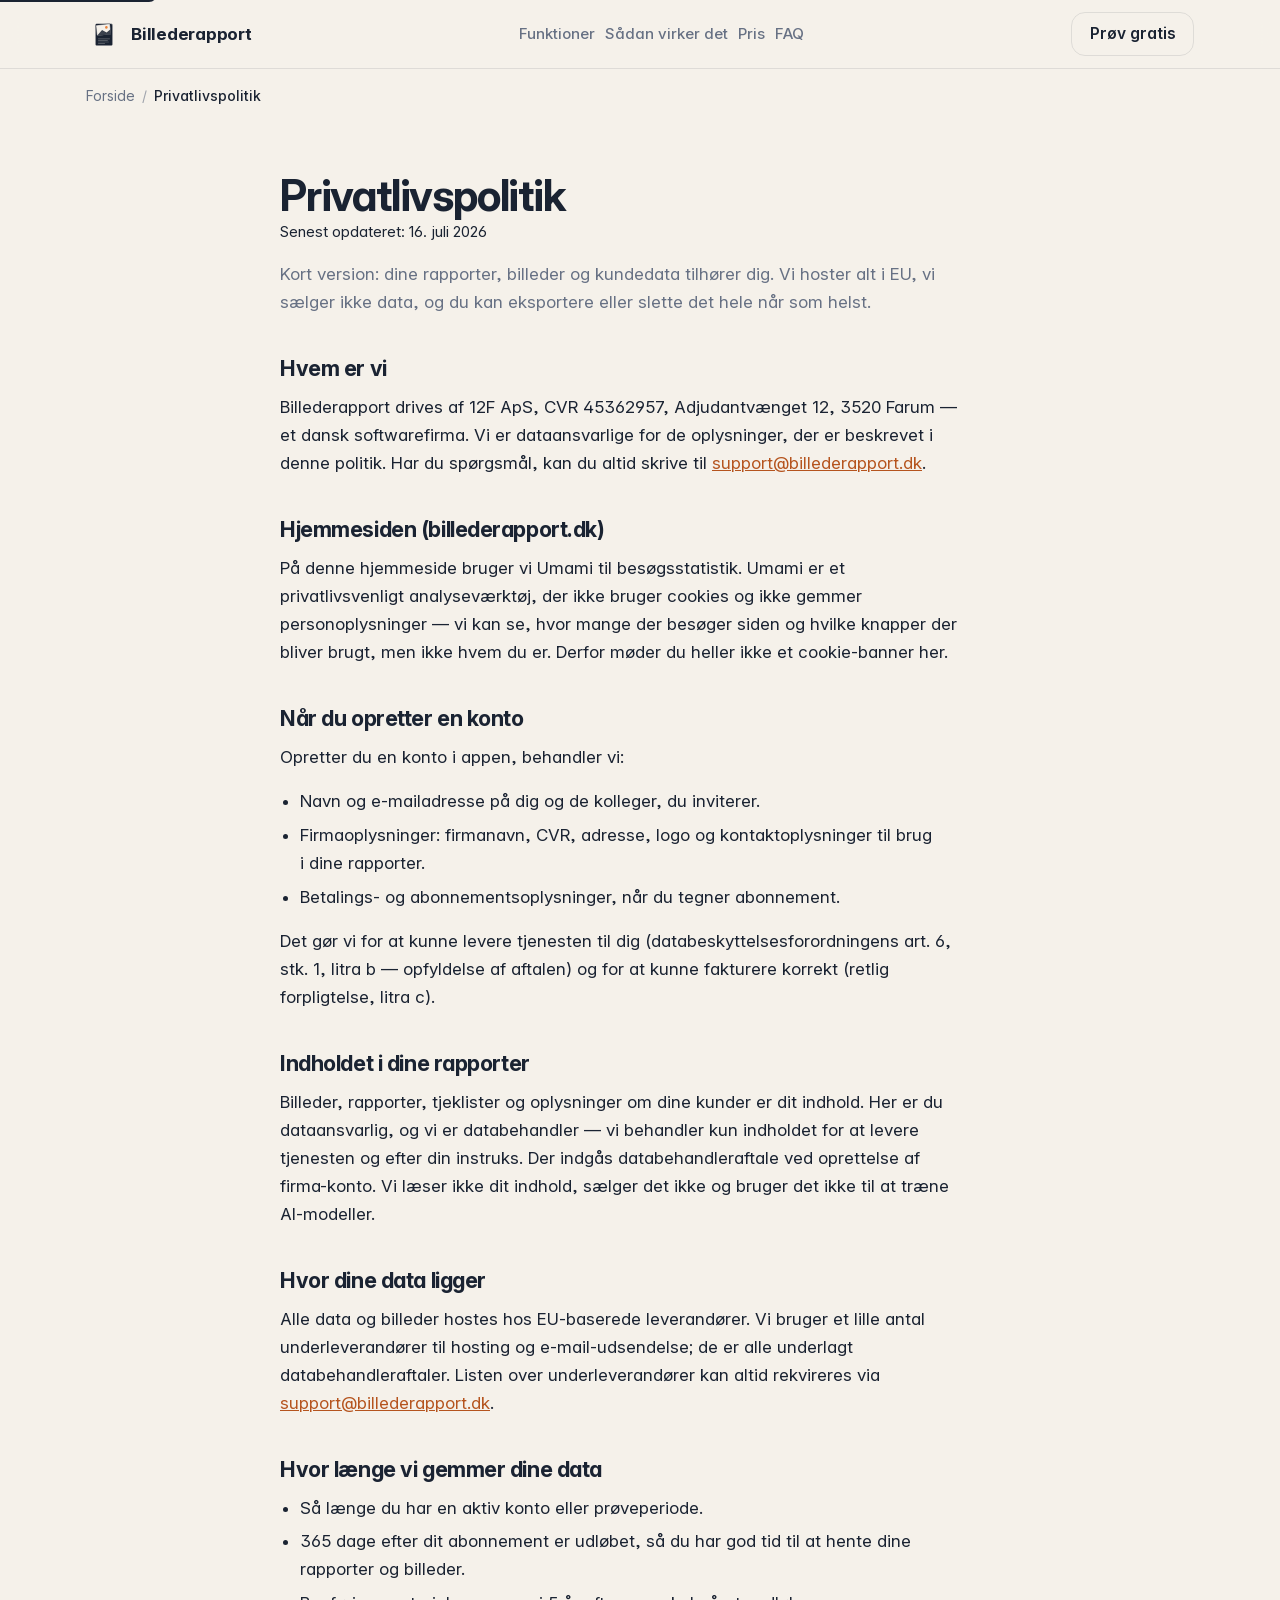
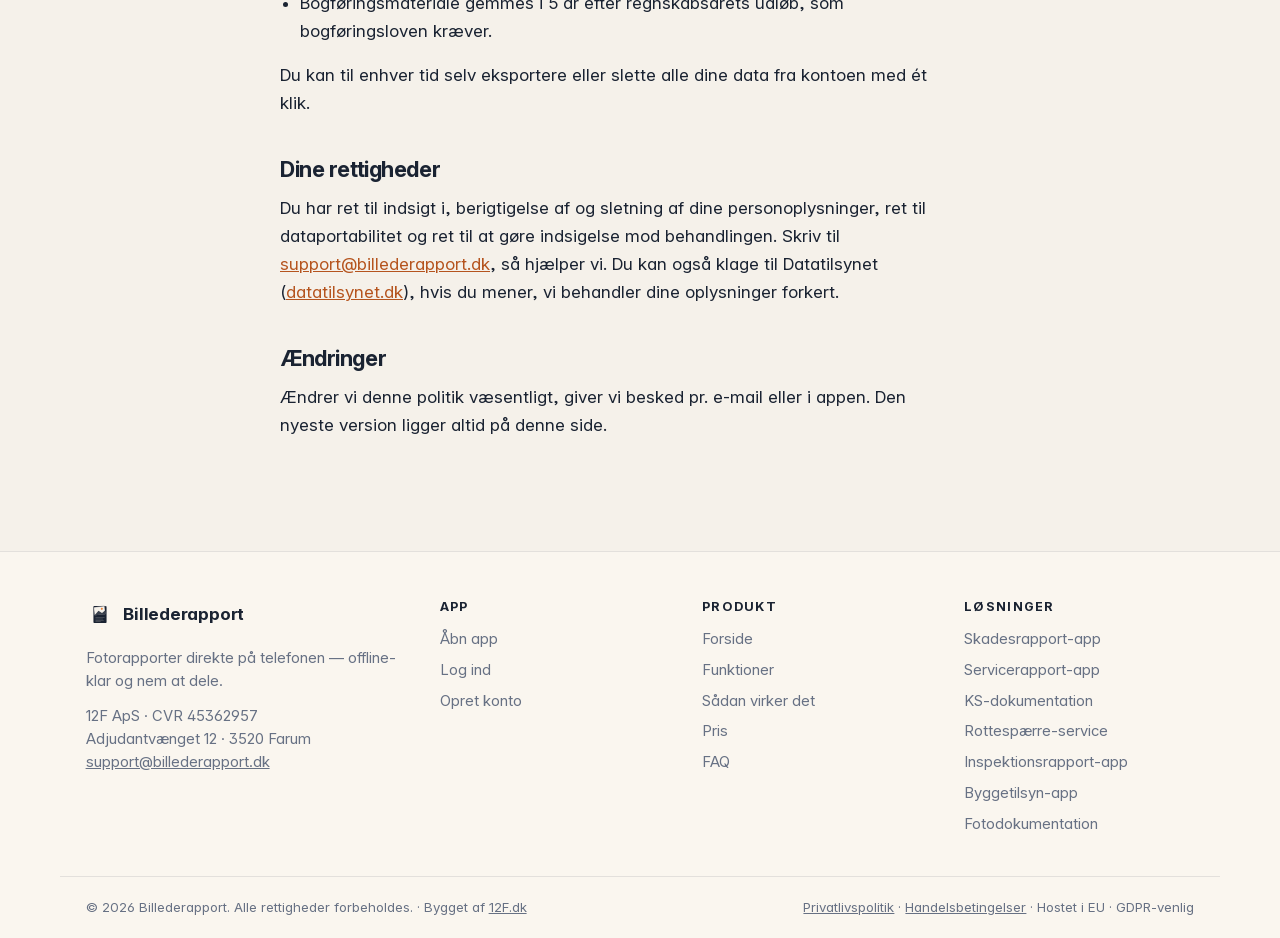
<file: privatlivspolitik/index.html>
<!doctype html>
<html lang="da">
  <head>
    <meta charset="utf-8" />
    <meta name="viewport" content="width=device-width, initial-scale=1, viewport-fit=cover" />
    <meta name="theme-color" content="#F5F1EA" media="(prefers-color-scheme: light)" />
    <meta name="theme-color" content="#0E1520" media="(prefers-color-scheme: dark)" />
    <meta name="color-scheme" content="light dark" />

    <title>Privatlivspolitik | Billederapport</title>
    <meta name="description" content="Sådan behandler 12F ApS dine data i Billederapport — hvad vi indsamler, hvorfor, hvor længe, og dine rettigheder. Hostet i EU." />

    <meta property="og:type" content="website" />
    <meta property="og:locale" content="da_DK" />
    <meta property="og:title" content="Privatlivspolitik | Billederapport" />
    <meta property="og:description" content="Sådan behandler 12F ApS dine data i Billederapport — hvad vi indsamler, hvorfor, hvor længe, og hvilke rettigheder du har." />
    <meta property="og:url" content="https://billederapport.dk/privatlivspolitik/" />
    <meta property="og:site_name" content="Billederapport" />
    <meta property="og:image" content="https://billederapport.dk/assets/og/og-card.png" />
    <meta property="og:image:width" content="1200" />
    <meta property="og:image:height" content="630" />
    <meta property="og:image:alt" content="Billederapport — fotorapport på telefonen med branded PDF" />
    <meta name="twitter:card" content="summary_large_image" />
    <meta name="twitter:image" content="https://billederapport.dk/assets/og/og-card.png" />

    <link rel="icon" href="/favicon.ico" sizes="any" />
    <link rel="icon" type="image/svg+xml" href="/assets/logo/logo-color.svg" media="(prefers-color-scheme: light)" />
    <link rel="icon" type="image/svg+xml" href="/assets/logo/logo-dark.svg" media="(prefers-color-scheme: dark)" />
    <link rel="apple-touch-icon" sizes="180x180" href="/assets/logo/apple-touch-icon.png" />

    <link rel="canonical" href="https://billederapport.dk/privatlivspolitik/" />
    <link rel="alternate" hreflang="da-DK" href="https://billederapport.dk/privatlivspolitik/" />
    <link rel="alternate" hreflang="x-default" href="https://billederapport.dk/privatlivspolitik/" />

    <meta name="robots" content="index, follow" />
    <meta name="author" content="Billederapport" />
    <meta name="publisher" content="Billederapport" />

    <link rel="preload" href="/assets/fonts/InterVariable-v2.woff2" as="font" type="font/woff2" crossorigin />
    <link rel="dns-prefetch" href="https://app.billederapport.dk" />
    <link rel="dns-prefetch" href="https://umami.robert-jensen.dk" />
    <style>
@font-face {
  font-family: 'InterVariable';
  font-style: normal;
  font-weight: 100 900;
  font-display: swap;
  src: url('/assets/fonts/InterVariable-v2.woff2') format('woff2-variations');
}

/* ---------- Tokens ---------- */
:root {
  --ink: #1a2332;
  --ink-soft: #3a4657;
  --ink-muted: #677184;
  --paper: #f5f1ea;
  --paper-soft: #faf6ef;
  --paper-strong: #ece6db;
  --accent: #e8833a;
  --accent-strong: #d37128;
  --accent-text: #b5541e;
  --accent-soft: #fff2e6;
  --dark-bg: #0e1520;
  --dark-surface: #141c2a;
  --dark-surface-2: #1c2637;
  --dark-border: #27344a;
  --ring: rgba(232, 131, 58, 0.35);
  --radius-sm: 8px;
  --radius: 14px;
  --radius-lg: 18px;
  --radius-xl: 26px;
  --shadow-sm: 0 1px 2px rgba(26, 35, 50, 0.06), 0 2px 6px rgba(26, 35, 50, 0.05);
  --shadow: 0 4px 14px rgba(26, 35, 50, 0.08), 0 20px 40px rgba(26, 35, 50, 0.08);
  --bg: var(--paper);
  --surface: #ffffff;
  --surface-2: var(--paper-soft);
  --text: var(--ink);
  --text-muted: var(--ink-muted);
  --border: rgba(26, 35, 50, 0.1);
  --font-sans:
    'Inter', -apple-system, BlinkMacSystemFont, 'Segoe UI', Roboto, Helvetica,
    Arial, sans-serif;
}

@supports (font-variation-settings: normal) {
  :root {
    --font-sans:
      'InterVariable', -apple-system, BlinkMacSystemFont, 'Segoe UI', Roboto,
      Helvetica, Arial, sans-serif;
  }
}

@media (prefers-color-scheme: dark) {
  :root {
    --bg: var(--dark-bg);
    --surface: var(--dark-surface);
    --surface-2: var(--dark-surface-2);
    --text: #eef1f6;
    --text-muted: #8b97ad;
    --border: var(--dark-border);
    --paper-strong: #1c2637;
    --accent-soft: rgba(232, 131, 58, 0.14);
    --accent-text: #e8833a;
  }
}

/* ---------- Reset ---------- */
*,
*::before,
*::after {
  box-sizing: border-box;
}
html {
  -webkit-text-size-adjust: 100%;
  scroll-behavior: smooth;
  scroll-padding-top: 84px;
}
body {
  margin: 0;
  font-family: var(--font-sans);
  font-size: 17px;
  line-height: 1.55;
  color: var(--text);
  background: var(--bg);
  -webkit-font-smoothing: antialiased;
  -moz-osx-font-smoothing: grayscale;
  font-feature-settings: 'cv11', 'ss01', 'ss03';
}
img,
svg {
  display: block;
  max-width: 100%;
}
a {
  color: inherit;
}
h1,
h2,
h3 {
  margin: 0;
  color: var(--text);
  letter-spacing: -0.02em;
  font-weight: 700;
  line-height: 1.15;
}
h1 {
  font-size: clamp(1.9rem, 1.6vw + 1.4rem, 2.8rem);
  letter-spacing: -0.028em;
}
h2 {
  font-size: 1.35rem;
}
p {
  margin: 0;
}
ul,
ol {
  margin: 0;
  padding: 0;
  list-style: none;
}

.skip-link {
  position: fixed;
  left: 0;
  top: -40px;
  background: var(--ink);
  color: var(--paper);
  padding: 0.5rem 0.75rem;
  border-radius: 0 0 8px 0;
  z-index: 100;
  text-decoration: none;
}
.skip-link:focus {
  top: 0;
}

/* ---------- Layout ---------- */
.container {
  width: 100%;
  max-width: 1160px;
  margin: 0 auto;
  padding: 0 clamp(1rem, 2vw, 2rem);
}

/* ---------- Buttons ---------- */
.btn {
  display: inline-flex;
  align-items: center;
  justify-content: center;
  gap: 0.4rem;
  height: 44px;
  padding: 0 1.1rem;
  border-radius: var(--radius);
  font-size: 0.975rem;
  font-weight: 600;
  text-decoration: none;
  border: 1px solid transparent;
  transition:
    transform 0.08s ease,
    background-color 0.15s ease,
    border-color 0.15s ease,
    box-shadow 0.15s ease;
  white-space: nowrap;
}
.btn:active {
  transform: scale(0.985);
}
.btn:focus-visible {
  outline: none;
  box-shadow: 0 0 0 3px var(--ring);
}
.btn-ghost {
  background: transparent;
  color: var(--text);
  border-color: var(--border);
}
.btn-ghost:hover {
  background: var(--surface-2);
}

.brand:focus-visible,
.nav-links a:focus-visible,
.footer-col a:focus-visible,
.footer-bottom a:focus-visible,
.legal a:focus-visible {
  outline: none;
  box-shadow: 0 0 0 3px var(--ring);
  border-radius: 6px;
}

/* ---------- Header ---------- */
.site-header {
  position: sticky;
  top: 0;
  z-index: 20;
  background: color-mix(in srgb, var(--bg) 85%, transparent);
  backdrop-filter: saturate(1.2) blur(14px);
  -webkit-backdrop-filter: saturate(1.2) blur(14px);
  border-bottom: 1px solid var(--border);
}
.nav {
  display: flex;
  align-items: center;
  justify-content: space-between;
  height: 68px;
  gap: 1rem;
}
.brand {
  display: inline-flex;
  align-items: center;
  gap: 0.6rem;
  text-decoration: none;
  color: var(--text);
  font-weight: 700;
  letter-spacing: -0.015em;
}
.brand-name {
  font-size: 1.0625rem;
}
.brand-mark {
  border-radius: 8px;
}
.brand-mark-dark {
  display: none;
}
@media (prefers-color-scheme: dark) {
  .brand-mark-light {
    display: none;
  }
  .brand-mark-dark {
    display: block;
  }
}
.nav-links {
  display: none;
  gap: clamp(0.3rem, 0.8vw, 1.5rem);
  font-size: clamp(0.8125rem, 0.3vw + 0.7rem, 0.95rem);
}
.nav-links a {
  text-decoration: none;
  color: var(--text-muted);
  font-weight: 500;
  white-space: nowrap;
}
.nav-links a:hover {
  color: var(--text);
}
.nav-actions {
  display: flex;
  align-items: center;
}
@media (min-width: 760px) {
  .nav-links {
    display: flex;
  }
}
@media (max-width: 399px) {
  .brand-name {
    display: none;
  }
  .btn {
    padding: 0 0.85rem;
    font-size: 0.9rem;
  }
}

/* ---------- Breadcrumbs ---------- */
.crumbs {
  padding: 1rem clamp(1rem, 2vw, 2rem) 0;
  font-size: 0.875rem;
  color: var(--text-muted);
}
.crumbs ol {
  display: flex;
  flex-wrap: wrap;
  gap: 0.45rem;
}
.crumbs a {
  color: var(--text-muted);
  text-decoration: none;
}
.crumbs a:hover {
  color: var(--text);
}
.crumbs-sep {
  opacity: 0.6;
}
.crumbs [aria-current='page'] {
  color: var(--text);
  font-weight: 500;
}

/* ---------- Legal prose ---------- */
.legal {
  max-width: 720px;
  margin: 0 auto;
  padding: clamp(2.5rem, 5vw, 4rem) 0 clamp(4rem, 8vw, 6rem);
}
.legal-updated {
  margin-top: 0.75rem;
  color: var(--text-muted);
  font-size: 0.925rem;
}
.legal h2 {
  margin: 2.5rem 0 0.75rem;
}
.legal p {
  margin: 0 0 1rem;
  max-width: 68ch;
  line-height: 1.65;
  color: var(--text);
}
.legal p + p {
  margin-top: 0;
}
.legal ul {
  list-style: disc;
  padding-left: 1.25rem;
  margin: 0 0 1rem;
  max-width: 66ch;
  line-height: 1.65;
  display: grid;
  gap: 0.35rem;
}
.legal a {
  color: var(--accent-text);
}
.legal .legal-lede {
  color: var(--text-muted);
  font-size: 1.0625rem;
  margin-top: 1rem;
}

/* ---------- Footer ---------- */
.site-footer {
  background: var(--surface-2);
  border-top: 1px solid var(--border);
  padding: 3rem 0 1.25rem;
  color: var(--text-muted);
  font-size: 0.925rem;
}
.footer-grid {
  display: grid;
  gap: 2rem;
  grid-template-columns: 1fr;
}
@media (min-width: 680px) {
  .footer-grid {
    grid-template-columns: 1.4fr repeat(3, 1fr);
  }
}
.footer-tag {
  margin-top: 0.75rem;
  max-width: 36ch;
  color: var(--text-muted);
}
.footer-org {
  margin-top: 0.75rem;
  color: var(--text-muted);
}
.footer-org a {
  color: var(--text-muted);
}
.footer-org a:hover {
  color: var(--text);
}
.footer-col {
  display: grid;
  gap: 0.5rem;
  align-content: start;
}
.footer-col h3 {
  font-size: 0.8rem;
  letter-spacing: 0.1em;
  text-transform: uppercase;
  color: var(--text);
  margin: 0 0 0.3rem;
  font-weight: 700;
}
.footer-col a {
  color: var(--text-muted);
  text-decoration: none;
}
.footer-col a:hover {
  color: var(--text);
}
.footer-bottom {
  margin-top: 2.5rem;
  padding-top: 1.25rem;
  border-top: 1px solid var(--border);
  display: flex;
  flex-wrap: wrap;
  justify-content: space-between;
  gap: 0.5rem;
  font-size: 0.825rem;
}
.footer-bottom a {
  color: var(--text-muted);
}
.footer-bottom a:hover {
  color: var(--text);
}

/* ---------- Motion ---------- */
@media (prefers-reduced-motion: reduce) {
  *,
  *::before,
  *::after {
    transition-duration: 0.001ms !important;
    animation-duration: 0.001ms !important;
    scroll-behavior: auto !important;
  }
}
    </style>

    <script type="application/ld+json">
    {
      "@context": "https://schema.org",
      "@graph": [
        {
          "@type": "WebPage",
          "@id": "https://billederapport.dk/privatlivspolitik/#webpage",
          "url": "https://billederapport.dk/privatlivspolitik/",
          "name": "Privatlivspolitik",
          "description": "Sådan behandler 12F ApS dine data i Billederapport — hvad vi indsamler, hvorfor, hvor længe, og dine rettigheder. Hostet i EU.",
          "inLanguage": "da-DK",
          "dateModified": "2026-08-23",
          "isPartOf": { "@id": "https://billederapport.dk/#website" },
          "publisher": { "@id": "https://billederapport.dk/#organization" },
          "breadcrumb": { "@id": "https://billederapport.dk/privatlivspolitik/#breadcrumb" }
        },
        {
          "@type": "BreadcrumbList",
          "@id": "https://billederapport.dk/privatlivspolitik/#breadcrumb",
          "itemListElement": [
            { "@type": "ListItem", "position": 1, "name": "Forside", "item": "https://billederapport.dk/" },
            { "@type": "ListItem", "position": 2, "name": "Privatlivspolitik", "item": "https://billederapport.dk/privatlivspolitik/" }
          ]
        }
      ]
    }
    </script>
  </head>
  <body>
    <a class="skip-link" href="#main">Spring til indhold</a>

    <header class="site-header">
      <div class="container nav">
        <a class="brand" href="/" aria-label="Billederapport — forside">
          <img
            src="/assets/logo/logo-color.svg"
            alt=""
            width="36"
            height="36"
            class="brand-mark brand-mark-light"
          />
          <img
            src="/assets/logo/logo-dark.svg"
            alt=""
            width="36"
            height="36"
            class="brand-mark brand-mark-dark"
          />
          <span class="brand-name">Billederapport</span>
        </a>

        <nav aria-label="Hovedmenu" class="nav-links">
          <a href="/#features">Funktioner</a>
          <a href="/#how">Sådan virker det</a>
          <a href="/#pricing">Pris</a>
          <a href="/#faq">FAQ</a>
        </nav>

        <div class="nav-actions">
          <a class="btn btn-ghost" href="https://app.billederapport.dk/signup" data-umami-event="signup-click" data-umami-event-placement="nav">Prøv gratis</a>
        </div>
      </div>
    </header>

    <main id="main">
      <nav class="container crumbs" aria-label="Brødkrummer">
        <ol>
          <li><a href="/">Forside</a></li>
          <li class="crumbs-sep" aria-hidden="true">/</li>
          <li aria-current="page">Privatlivspolitik</li>
        </ol>
      </nav>

      <div class="container">
        <article class="legal">
          <h1>Privatlivspolitik</h1>
          <p class="legal-updated">Senest opdateret: 16. juli 2026</p>

          <p class="legal-lede">
            Kort version: dine rapporter, billeder og kundedata tilhører dig.
            Vi hoster alt i EU, vi sælger ikke data, og du kan eksportere
            eller slette det hele når som helst.
          </p>

          <h2>Hvem er vi</h2>
          <p>
            Billederapport drives af 12F ApS, CVR 45362957, Adjudantvænget 12,
            3520 Farum — et dansk softwarefirma. Vi er dataansvarlige for de oplysninger, der er
            beskrevet i denne politik. Har du spørgsmål, kan du altid skrive
            til <a href="mailto:support@billederapport.dk">support@billederapport.dk</a>.
          </p>

          <h2>Hjemmesiden (billederapport.dk)</h2>
          <p>
            På denne hjemmeside bruger vi Umami til besøgsstatistik. Umami er
            et privatlivsvenligt analyseværktøj, der ikke bruger cookies og
            ikke gemmer personoplysninger — vi kan se, hvor mange der besøger
            siden og hvilke knapper der bliver brugt, men ikke hvem du er.
            Derfor møder du heller ikke et cookie-banner her.
          </p>

          <h2>Når du opretter en konto</h2>
          <p>Opretter du en konto i appen, behandler vi:</p>
          <ul>
            <li>Navn og e-mailadresse på dig og de kolleger, du inviterer.</li>
            <li>Firmaoplysninger: firmanavn, CVR, adresse, logo og kontaktoplysninger til brug i dine rapporter.</li>
            <li>Betalings- og abonnementsoplysninger, når du tegner abonnement.</li>
          </ul>
          <p>
            Det gør vi for at kunne levere tjenesten til dig
            (databeskyttelsesforordningens art. 6, stk. 1, litra b — opfyldelse
            af aftalen) og for at kunne fakturere korrekt (retlig forpligtelse,
            litra c).
          </p>

          <h2>Indholdet i dine rapporter</h2>
          <p>
            Billeder, rapporter, tjeklister og oplysninger om dine kunder er
            dit indhold. Her er du dataansvarlig, og vi er databehandler — vi
            behandler kun indholdet for at levere tjenesten og efter din
            instruks. Der indgås databehandleraftale ved oprettelse af
            firma-konto. Vi læser ikke dit indhold, sælger det ikke og bruger
            det ikke til at træne AI-modeller.
          </p>

          <h2>Hvor dine data ligger</h2>
          <p>
            Alle data og billeder hostes hos EU-baserede leverandører. Vi
            bruger et lille antal underleverandører til hosting og
            e-mail-udsendelse; de er alle underlagt databehandleraftaler.
            Listen over underleverandører kan altid rekvireres via
            <a href="mailto:support@billederapport.dk">support@billederapport.dk</a>.
          </p>

          <h2>Hvor længe vi gemmer dine data</h2>
          <ul>
            <li>Så længe du har en aktiv konto eller prøveperiode.</li>
            <li>365 dage efter dit abonnement er udløbet, så du har god tid til at hente dine rapporter og billeder.</li>
            <li>Bogføringsmateriale gemmes i 5 år efter regnskabsårets udløb, som bogføringsloven kræver.</li>
          </ul>
          <p>
            Du kan til enhver tid selv eksportere eller slette alle dine data
            fra kontoen med ét klik.
          </p>

          <h2>Dine rettigheder</h2>
          <p>
            Du har ret til indsigt i, berigtigelse af og sletning af dine
            personoplysninger, ret til dataportabilitet og ret til at gøre
            indsigelse mod behandlingen. Skriv til
            <a href="mailto:support@billederapport.dk">support@billederapport.dk</a>,
            så hjælper vi. Du kan også klage til Datatilsynet
            (<a href="https://www.datatilsynet.dk" rel="noopener">datatilsynet.dk</a>),
            hvis du mener, vi behandler dine oplysninger forkert.
          </p>

          <h2>Ændringer</h2>
          <p>
            Ændrer vi denne politik væsentligt, giver vi besked pr. e-mail
            eller i appen. Den nyeste version ligger altid på denne side.
          </p>
        </article>
      </div>
    </main>

    <footer class="site-footer">
      <div class="container footer-grid">
        <div class="footer-brand">
          <a class="brand" href="/" aria-label="Billederapport">
            <img
              src="/assets/logo/logo-color.svg"
              alt=""
              width="28"
              height="28"
              class="brand-mark brand-mark-light"
            />
            <img
              src="/assets/logo/logo-dark.svg"
              alt=""
              width="28"
              height="28"
              class="brand-mark brand-mark-dark"
            />
            <span class="brand-name">Billederapport</span>
          </a>
          <p class="footer-tag">
            Fotorapporter direkte på telefonen — offline-klar og nem at dele.
          </p>
          <p class="footer-org">
            12F ApS · CVR 45362957<br />
            Adjudantvænget 12 · 3520 Farum<br />
            <a href="mailto:support@billederapport.dk">support@billederapport.dk</a>
          </p>
        </div>

        <nav class="footer-col" aria-label="App">
          <h3>App</h3>
          <a href="https://app.billederapport.dk" target="_blank" rel="noopener" data-umami-event="open-app-click" data-umami-event-placement="footer">Åbn app</a>
          <a href="https://app.billederapport.dk/login">Log ind</a>
          <a href="https://app.billederapport.dk/signup" data-umami-event="signup-click" data-umami-event-placement="footer">Opret konto</a>
        </nav>

        <nav class="footer-col" aria-label="Produkt">
          <h3>Produkt</h3>
          <a href="/">Forside</a>
          <a href="/#features">Funktioner</a>
          <a href="/#how">Sådan virker det</a>
          <a href="/#pricing">Pris</a>
          <a href="/#faq">FAQ</a>
        </nav>

        <nav class="footer-col" aria-label="Løsninger">
          <h3>Løsninger</h3>
          <a href="/skadesrapport-app/">Skadesrapport-app</a>
          <a href="/servicerapport-app/">Servicerapport-app</a>
          <a href="/ks-dokumentation/">KS-dokumentation</a>
          <a href="/rottespaerre-servicerapport/">Rottespærre-service</a>
          <a href="/inspektionsrapport-app/">Inspektionsrapport-app</a>
          <a href="/byggetilsyn-app/">Byggetilsyn-app</a>
          <a href="/fotodokumentation-haandvaerker/">Fotodokumentation</a>
        </nav>
      </div>

      <div class="container footer-bottom">
        <span>© <span id="year">2026</span> Billederapport. Alle rettigheder forbeholdes. ·
          Bygget af <a href="https://www.12f.dk/" target="_blank" rel="noopener">12F.dk</a></span>
        <span>
          <a href="/privatlivspolitik/" aria-current="page">Privatlivspolitik</a> ·
          <a href="/handelsbetingelser/">Handelsbetingelser</a> ·
          Hostet i EU · GDPR-venlig
        </span>
      </div>
    </footer>

    <script>
      document.getElementById('year').textContent = new Date().getFullYear();
    </script>
    <!-- Umami analytics: production-hostname guard — local dev (localhost/127.0.0.1/preview domains) never reports to the billederapport.dk production site. -->
<script>
(function(){var H="billederapport.dk",d=document;if(location.hostname===H||location.hostname==="www."+H){var s=d.createElement("script");s.src="https://umami.robert-jensen.dk/script.js";s.defer=true;s.dataset.websiteId="39882bf2-3493-429b-bb09-25e00528822a";s.dataset.performance="true";d.head.appendChild(s);}})();
</script>
  </body>
</html>
</file>
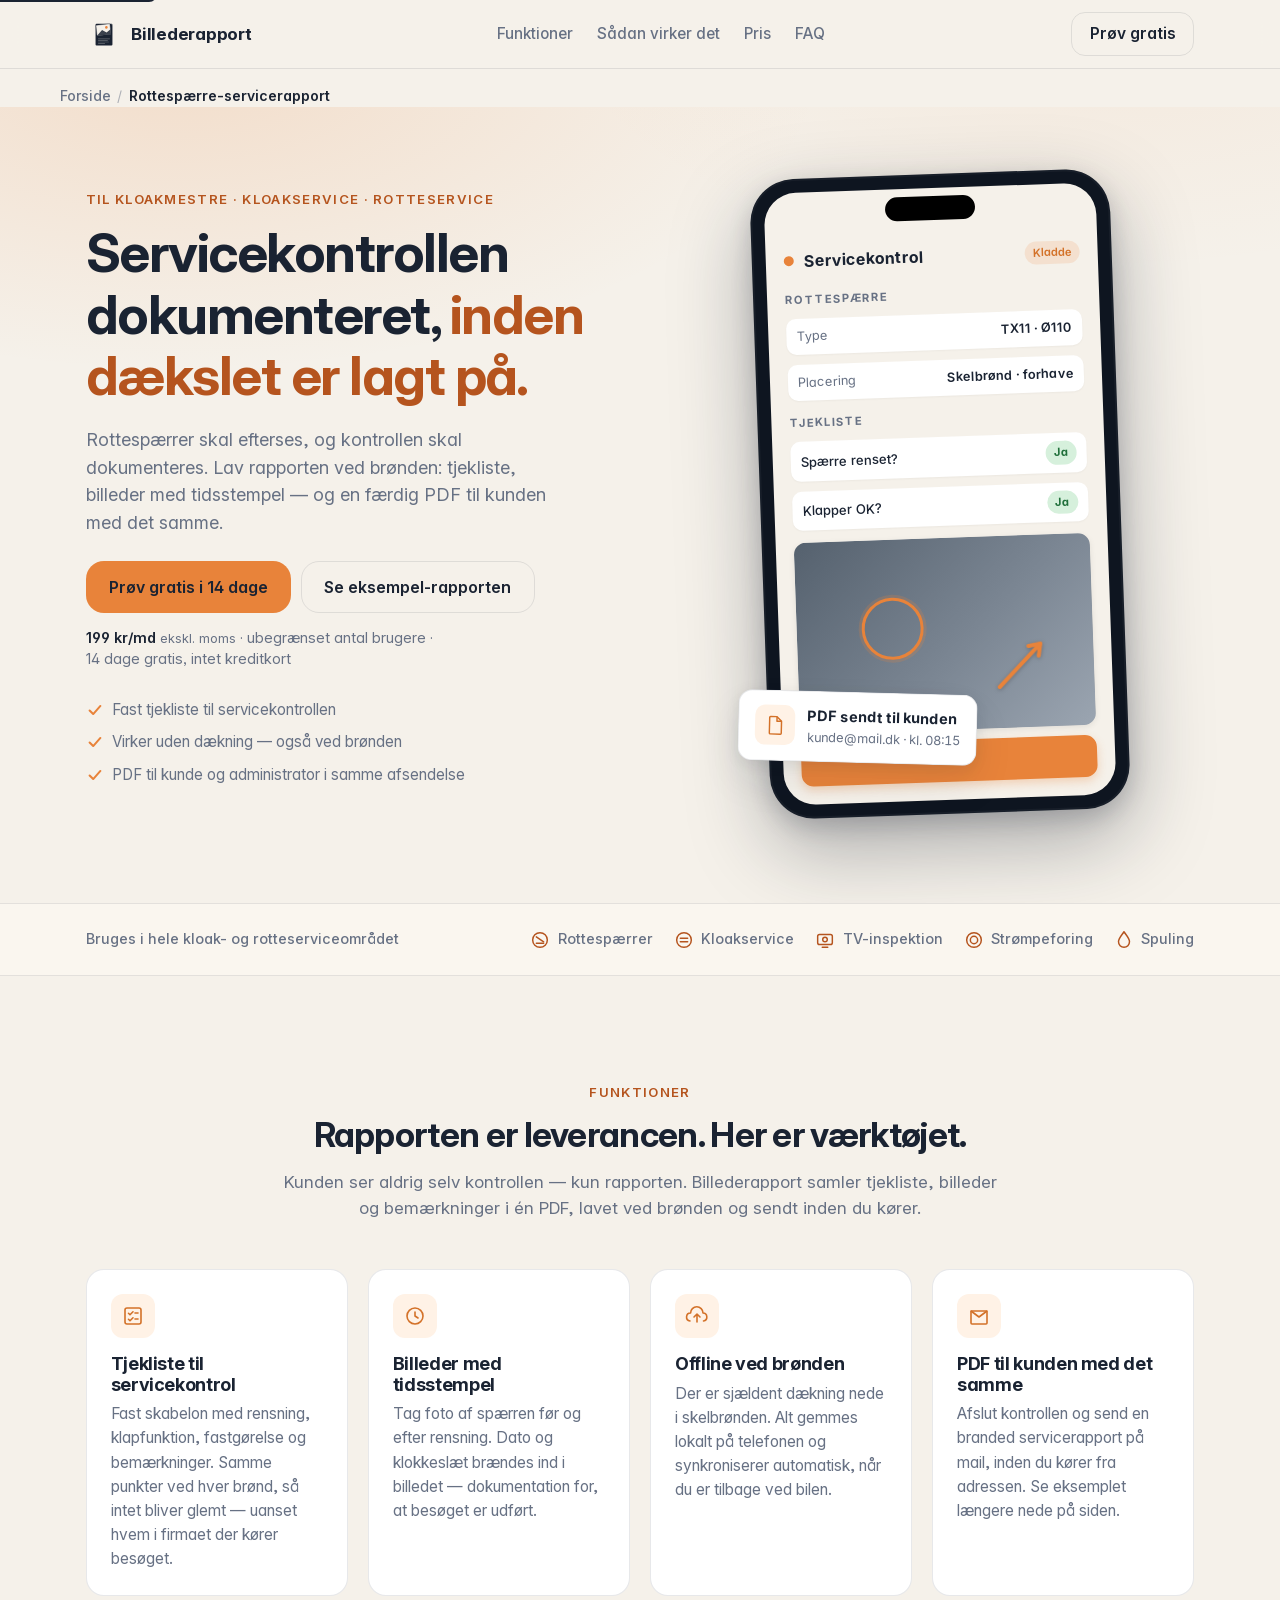
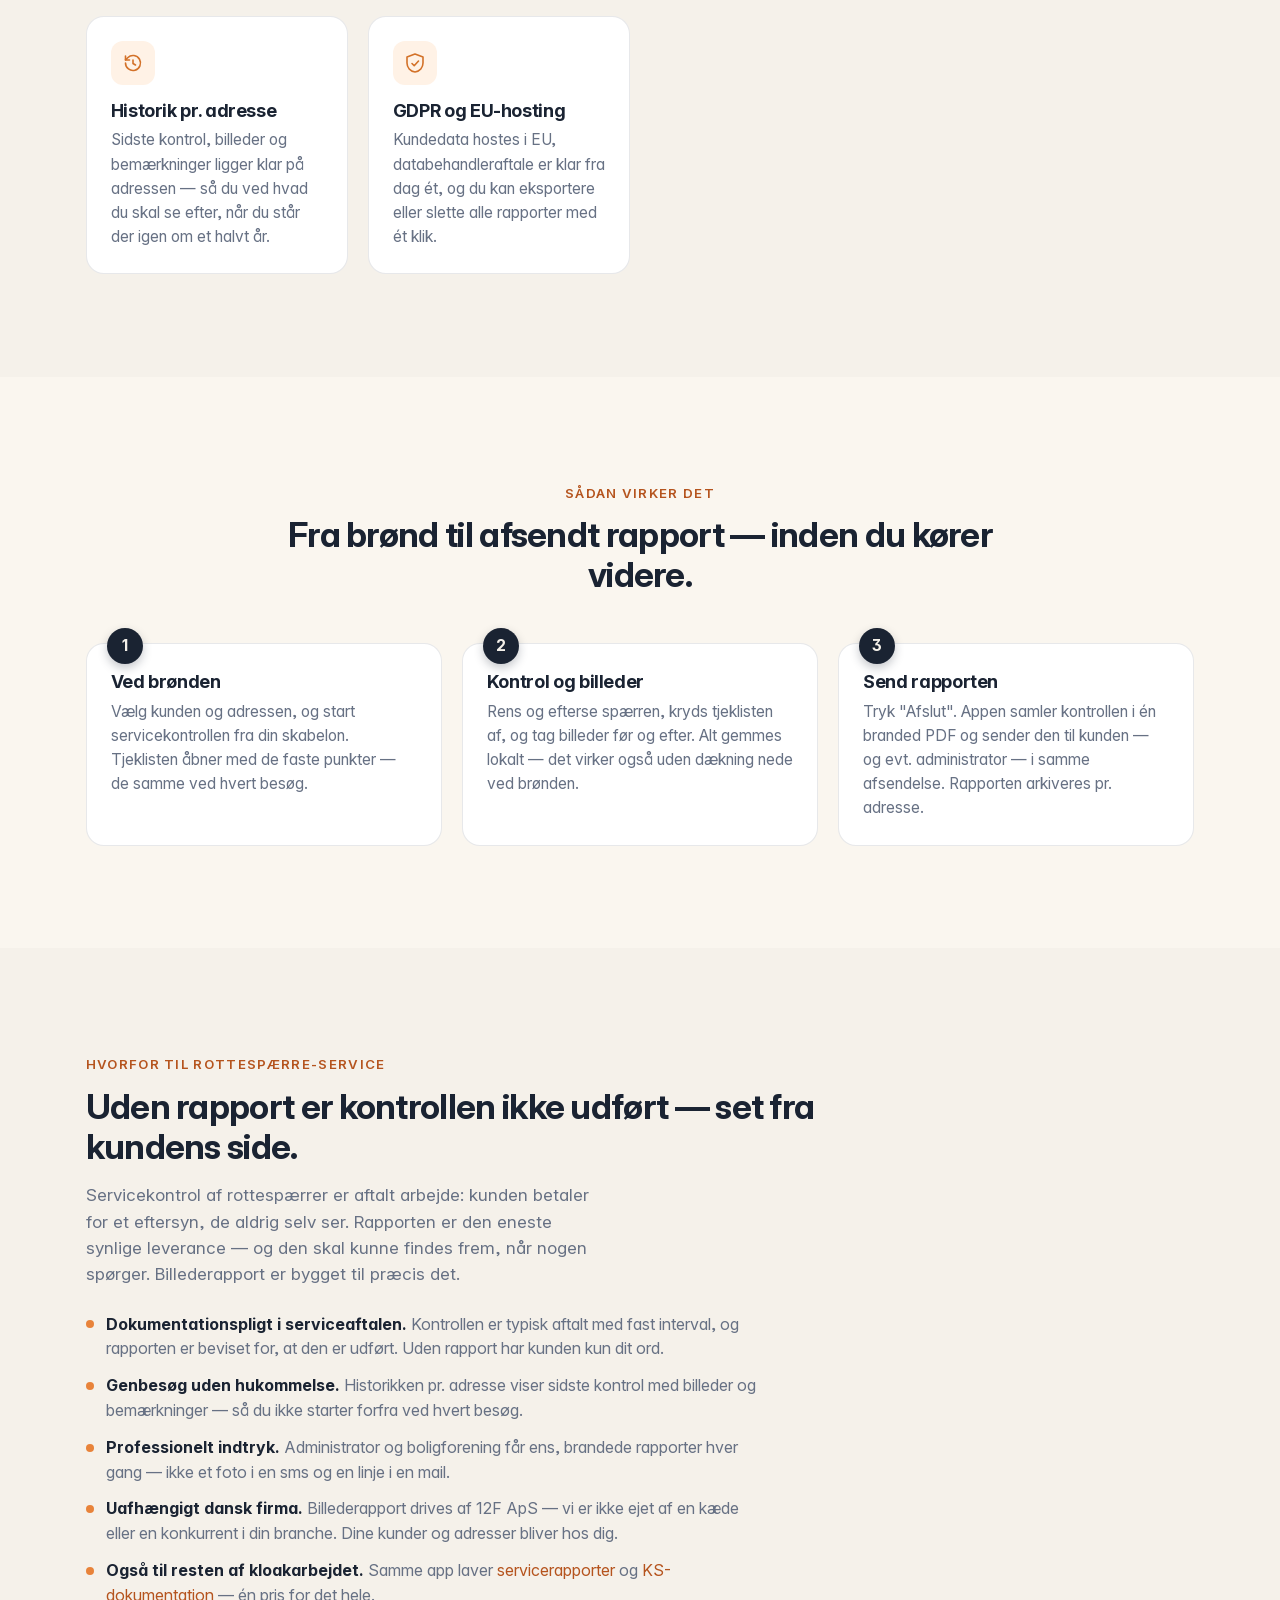
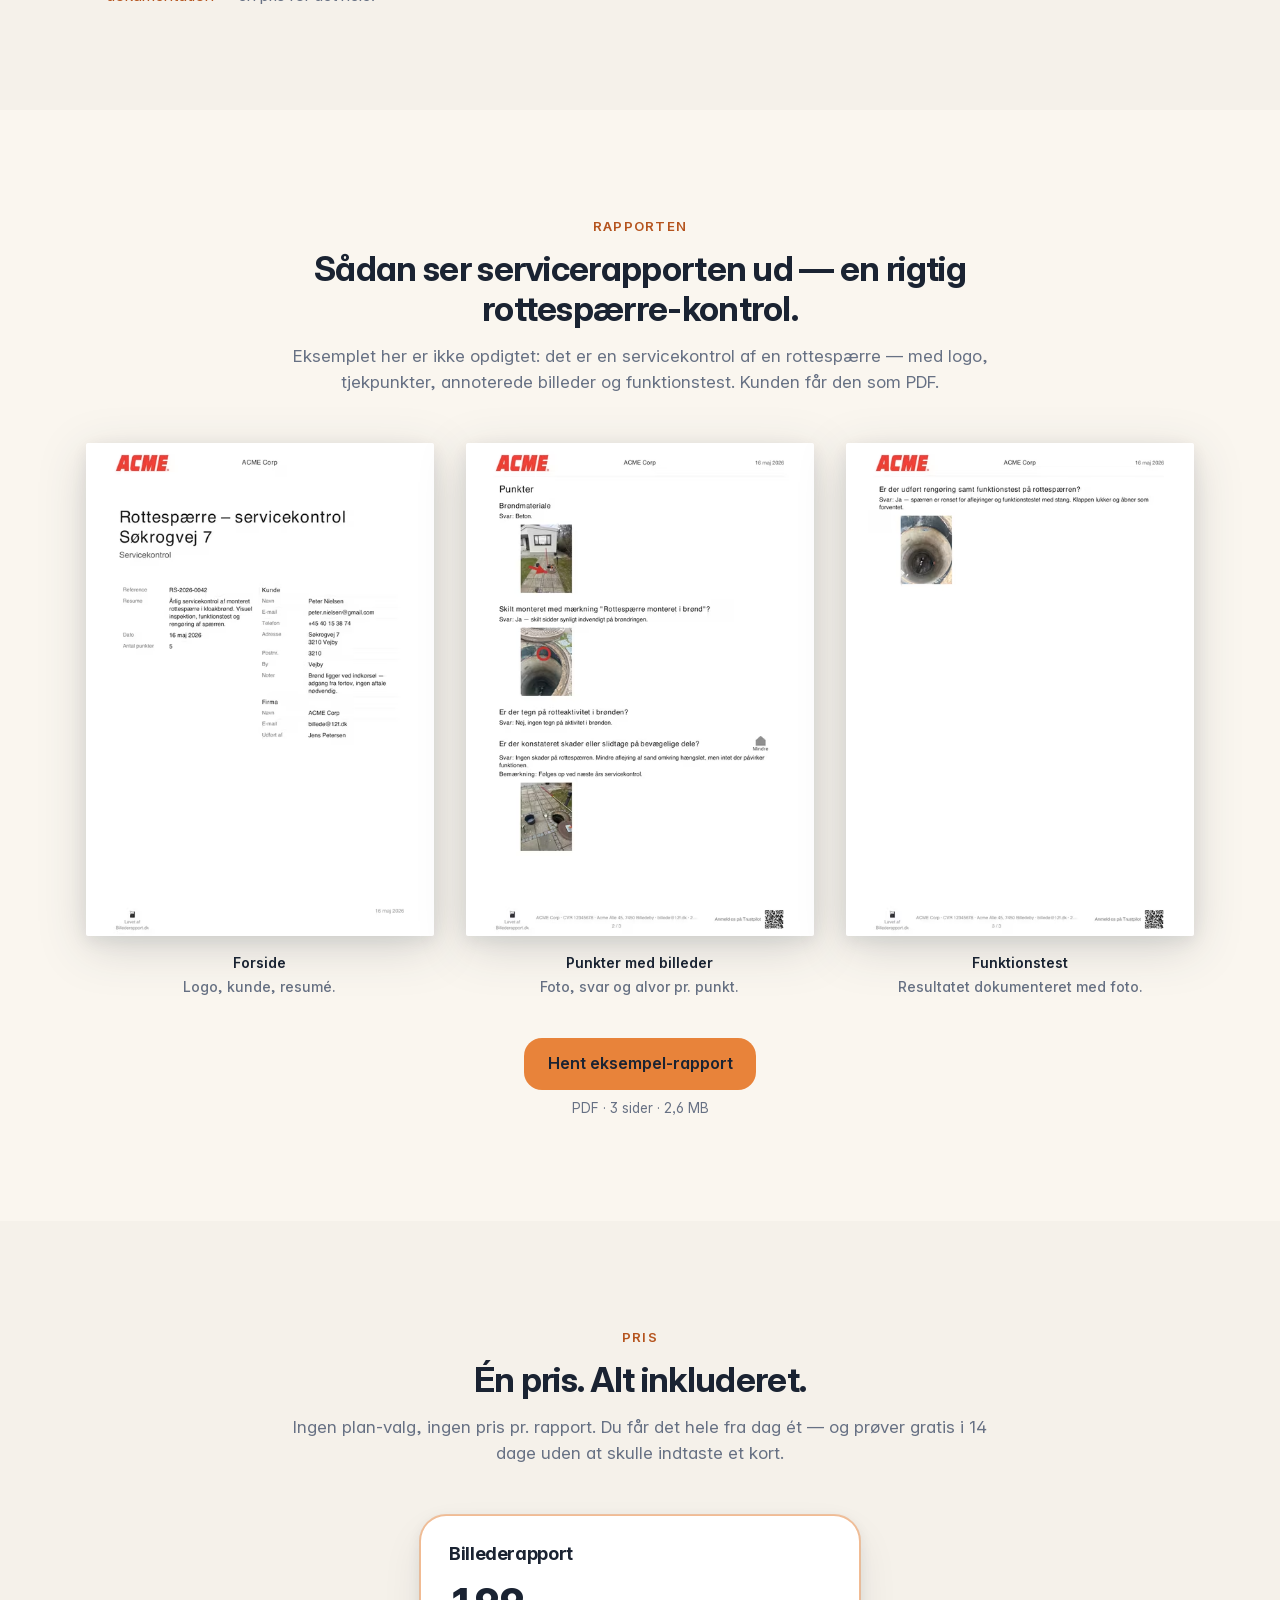
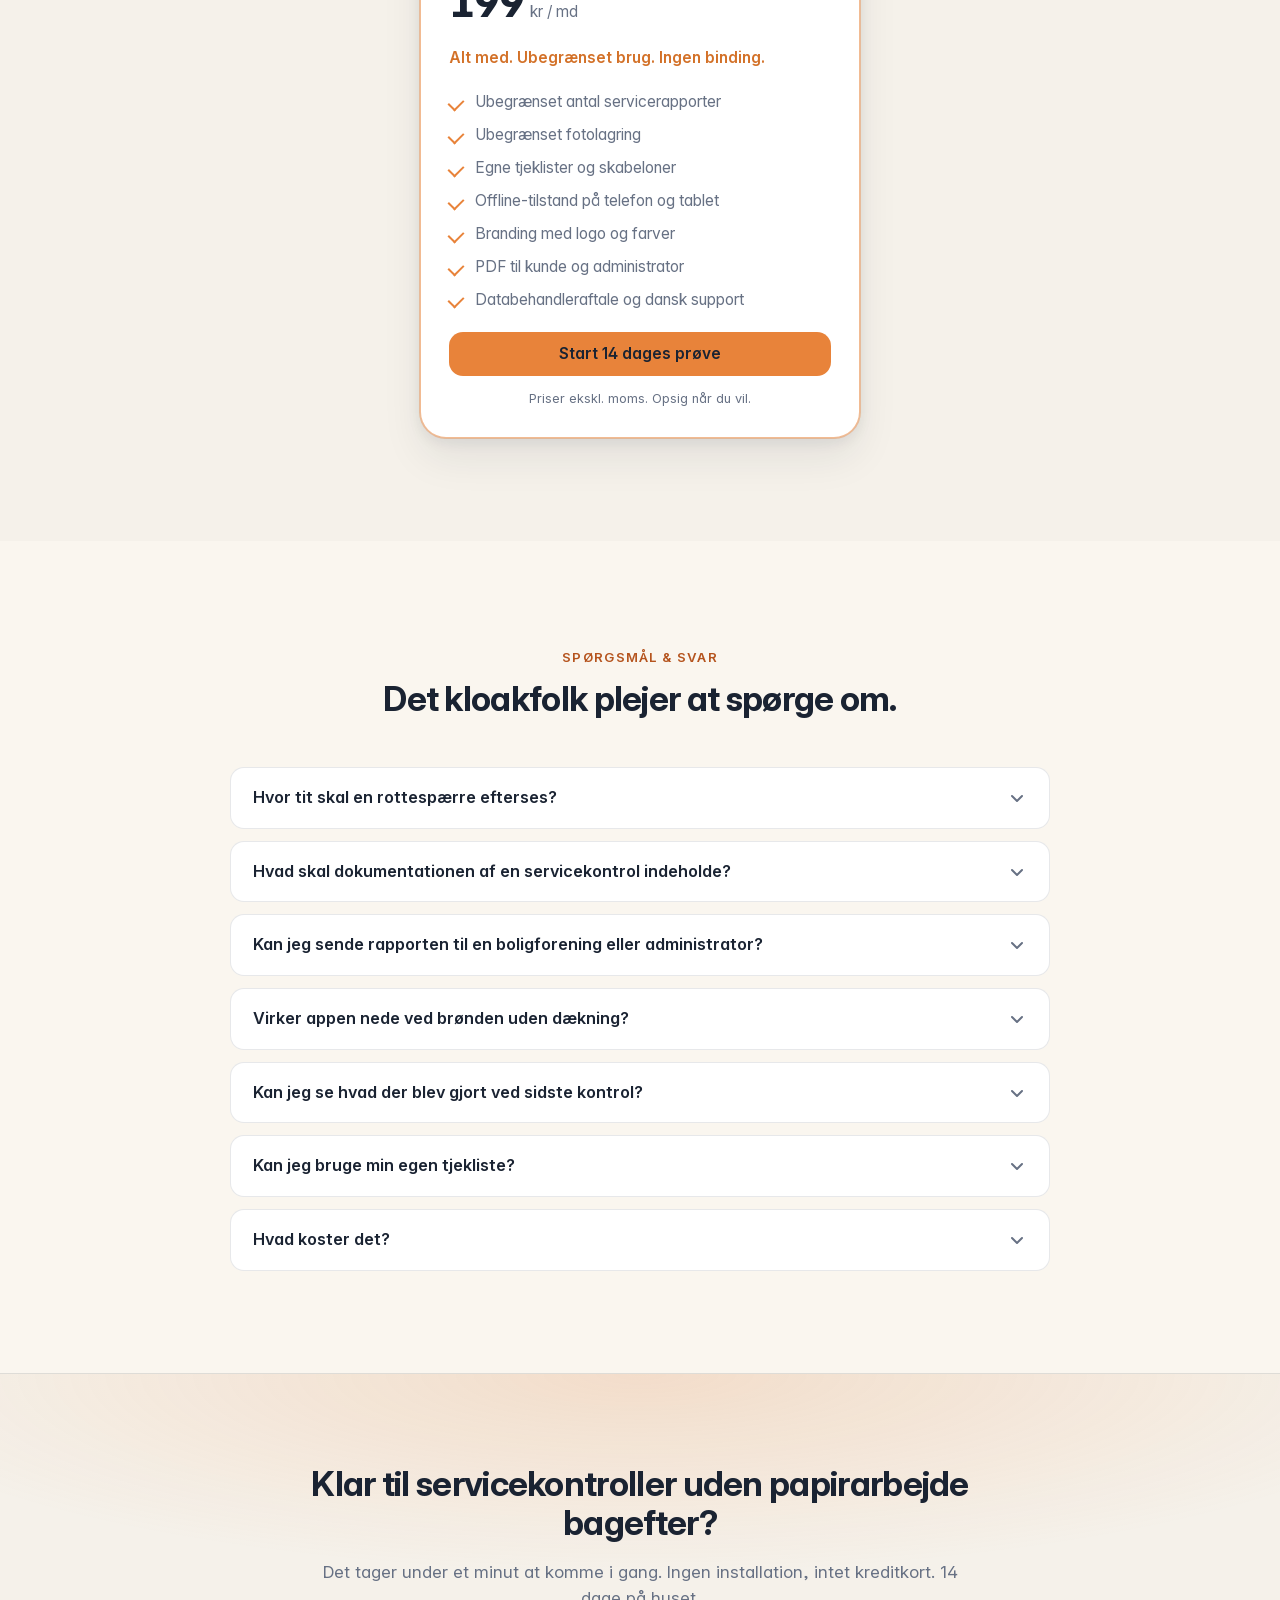
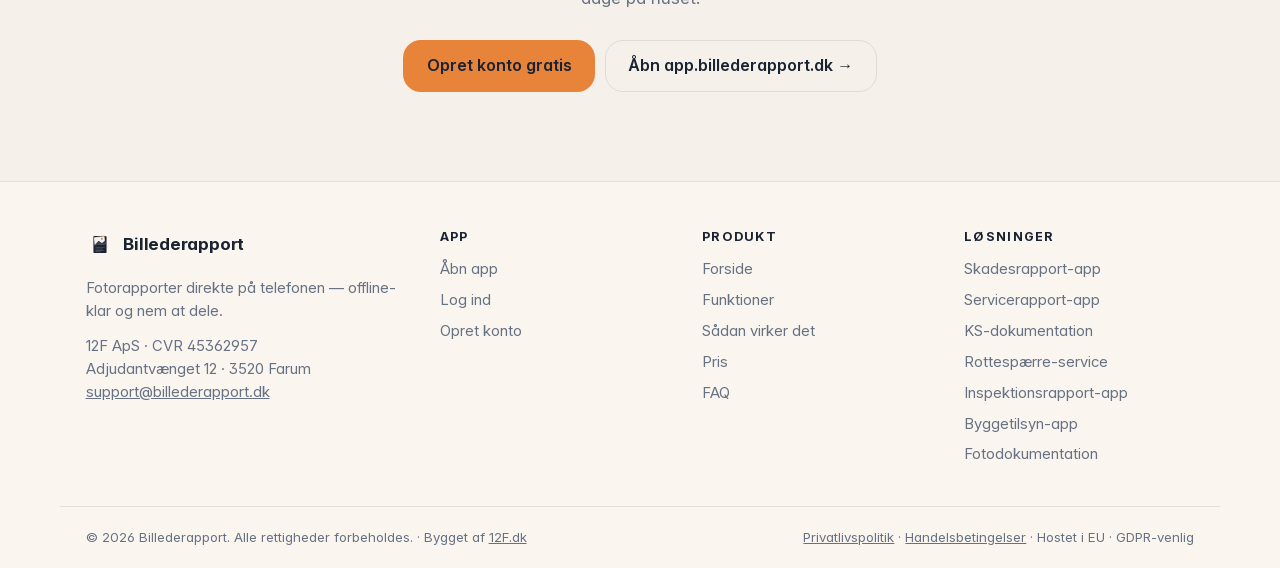
<file: rottespaerre-servicerapport/index.html>
<!doctype html>
<html lang="da">
  <head>
    <meta charset="utf-8" />
    <meta name="viewport" content="width=device-width, initial-scale=1, viewport-fit=cover" />
    <meta name="theme-color" content="#F5F1EA" media="(prefers-color-scheme: light)" />
    <meta name="theme-color" content="#0E1520" media="(prefers-color-scheme: dark)" />
    <meta name="color-scheme" content="light dark" />

    <title>Rottespærre-servicerapport app til kloakmestre | Billederapport</title>
    <meta name="description" content="App til servicekontrol af rottespærrer: tjekliste, billeder med tidsstempel og færdig PDF-servicerapport til kunden — lavet ved brønden, uden dækning." />

    <meta property="og:type" content="website" />
    <meta property="og:locale" content="da_DK" />
    <meta property="og:title" content="Rottespærre-servicerapport app til kloakmestre" />
    <meta
      property="og:description"
      content="Servicekontrol af rottespærrer: fast tjekliste, billeder med tidsstempel og en færdig PDF til kunden — lavet ved brønden, også uden dækning."
    />
    <meta property="og:image" content="https://billederapport.dk/assets/og/og-rottespaerre-servicerapport.png" />
    <meta property="og:image:width" content="1200" />
    <meta property="og:image:height" content="630" />
    <meta property="og:url" content="https://billederapport.dk/rottespaerre-servicerapport/" />
    <meta name="twitter:card" content="summary_large_image" />
    <meta name="twitter:image" content="https://billederapport.dk/assets/og/og-rottespaerre-servicerapport.png" />

    <link rel="icon" href="/favicon.ico" sizes="any" />
    <link rel="icon" type="image/svg+xml" href="/assets/logo/logo-color.svg" media="(prefers-color-scheme: light)" />
    <link rel="icon" type="image/svg+xml" href="/assets/logo/logo-dark.svg" media="(prefers-color-scheme: dark)" />
    <link rel="apple-touch-icon" sizes="180x180" href="/assets/logo/apple-touch-icon.png" />

    <link rel="canonical" href="https://billederapport.dk/rottespaerre-servicerapport/" />
    <link rel="alternate" hreflang="da-DK" href="https://billederapport.dk/rottespaerre-servicerapport/" />
    <link rel="alternate" hreflang="x-default" href="https://billederapport.dk/rottespaerre-servicerapport/" />

    <meta name="robots" content="index, follow, max-image-preview:large, max-snippet:-1, max-video-preview:-1" />
    <meta name="author" content="Billederapport" />
    <meta name="publisher" content="Billederapport" />
    <meta name="geo.region" content="DK" />
    <meta name="geo.placename" content="Denmark" />
    <meta name="language" content="Danish" />
    <meta name="keywords" content="rottespærre servicerapport, rottespærre kontrol, rottespærre dokumentation, kloakservice app, kloakmester rapport, servicekontrol, TV-inspektion dokumentation, fotodokumentation, offline, GDPR" />

    <meta property="og:site_name" content="Billederapport" />
    <meta property="og:image:alt" content="Rottespærre-servicerapport — app til servicekontrol og dokumentation" />
    <meta property="og:image:type" content="image/png" />
    <meta name="twitter:title" content="Rottespærre-servicerapport app til kloakmestre" />
    <meta name="twitter:description" content="Servicekontrol af rottespærrer: fast tjekliste, billeder med tidsstempel og en færdig PDF til kunden — lavet ved brønden, også uden dækning." />
    <meta name="twitter:image:alt" content="Rottespærre-servicerapport — app til servicekontrol og dokumentation" />

    <meta name="apple-mobile-web-app-title" content="Billederapport" />
    <meta name="application-name" content="Billederapport" />

    <link rel="preload" href="/assets/fonts/InterVariable-v2.woff2" as="font" type="font/woff2" crossorigin />
    <link rel="dns-prefetch" href="https://app.billederapport.dk" />
    <link rel="dns-prefetch" href="https://umami.robert-jensen.dk" />
    <style>
@font-face {
  font-family: 'InterVariable';
  font-style: normal;
  font-weight: 100 900;
  font-display: swap;
  src: url('/assets/fonts/InterVariable-v2.woff2') format('woff2-variations');
}

/* ---------- Tokens ---------- */
:root {
  --ink: #1a2332;
  --ink-soft: #3a4657;
  --ink-muted: #677184;
  --paper: #f5f1ea;
  --paper-soft: #faf6ef;
  --paper-strong: #ece6db;
  --accent: #e8833a;
  --accent-strong: #d37128;
  --accent-text: #b5541e;
  --accent-soft: #fff2e6;
  --dark-bg: #0e1520;
  --dark-surface: #141c2a;
  --dark-surface-2: #1c2637;
  --dark-border: #27344a;
  --ring: rgba(232, 131, 58, 0.35);
  --radius-sm: 8px;
  --radius: 14px;
  --radius-lg: 18px;
  --radius-xl: 26px;
  --shadow-sm: 0 1px 2px rgba(26, 35, 50, 0.06), 0 2px 6px rgba(26, 35, 50, 0.05);
  --shadow: 0 4px 14px rgba(26, 35, 50, 0.08), 0 20px 40px rgba(26, 35, 50, 0.08);
  --shadow-lg: 0 20px 60px rgba(26, 35, 50, 0.18);
  --bg: var(--paper);
  --surface: #ffffff;
  --surface-2: var(--paper-soft);
  --text: var(--ink);
  --text-muted: var(--ink-muted);
  --border: rgba(26, 35, 50, 0.1);
  --font-sans:
    'Inter', -apple-system, BlinkMacSystemFont, 'Segoe UI', Roboto, Helvetica,
    Arial, sans-serif;
}

@supports (font-variation-settings: normal) {
  :root {
    --font-sans:
      'InterVariable', -apple-system, BlinkMacSystemFont, 'Segoe UI', Roboto,
      Helvetica, Arial, sans-serif;
  }
}

@media (prefers-color-scheme: dark) {
  :root {
    --bg: var(--dark-bg);
    --surface: var(--dark-surface);
    --surface-2: var(--dark-surface-2);
    --text: #eef1f6;
    --text-muted: #8b97ad;
    --border: var(--dark-border);
    --paper-strong: #1c2637;
    --accent-soft: rgba(232, 131, 58, 0.14);
    --accent-text: #e8833a;
  }
}

/* ---------- Reset ---------- */
*,
*::before,
*::after {
  box-sizing: border-box;
}
html {
  -webkit-text-size-adjust: 100%;
  scroll-behavior: smooth;
  scroll-padding-top: 84px;
}
body {
  margin: 0;
  font-family: var(--font-sans);
  font-size: 17px;
  line-height: 1.55;
  color: var(--text);
  background: var(--bg);
  -webkit-font-smoothing: antialiased;
  -moz-osx-font-smoothing: grayscale;
  font-feature-settings: 'cv11', 'ss01', 'ss03';
}
img,
svg {
  display: block;
  max-width: 100%;
}
a {
  color: inherit;
}
h1,
h2,
h3,
h4 {
  margin: 0;
  color: var(--text);
  letter-spacing: -0.02em;
  font-weight: 700;
  line-height: 1.15;
}
h1 {
  font-size: clamp(2.1rem, 2.2vw + 1.6rem, 3.6rem);
  letter-spacing: -0.028em;
}
h2 {
  font-size: clamp(1.6rem, 1.2vw + 1.2rem, 2.4rem);
}
h3 {
  font-size: 1.125rem;
}
p {
  margin: 0;
}
ul,
ol {
  margin: 0;
  padding: 0;
  list-style: none;
}
button {
  font: inherit;
}

.skip-link {
  position: fixed;
  left: 0;
  top: -40px;
  background: var(--ink);
  color: var(--paper);
  padding: 0.5rem 0.75rem;
  border-radius: 0 0 8px 0;
  z-index: 100;
  text-decoration: none;
}
.skip-link:focus {
  top: 0;
}

/* ---------- Layout ---------- */
.container {
  width: 100%;
  max-width: 1160px;
  margin: 0 auto;
  padding: 0 clamp(1rem, 2vw, 2rem);
}

.section {
  padding: clamp(4rem, 8vw, 7rem) 0;
}
.section-alt {
  background: var(--surface-2);
}

.section-head {
  max-width: 720px;
  margin: 0 auto 3rem;
  text-align: center;
}
.section-head .section-lede {
  margin-top: 0.9rem;
  color: var(--text-muted);
  font-size: 1.0625rem;
}

.eyebrow {
  display: inline-block;
  margin-bottom: 0.75rem;
  color: var(--accent-text);
  font-size: 0.825rem;
  font-weight: 600;
  letter-spacing: 0.1em;
  text-transform: uppercase;
}

.accent {
  color: var(--accent-text);
}

/* ---------- Buttons ---------- */
.btn {
  display: inline-flex;
  align-items: center;
  justify-content: center;
  gap: 0.4rem;
  height: 44px;
  padding: 0 1.1rem;
  border-radius: var(--radius);
  font-size: 0.975rem;
  font-weight: 600;
  text-decoration: none;
  border: 1px solid transparent;
  transition:
    transform 0.08s ease,
    background-color 0.15s ease,
    border-color 0.15s ease,
    box-shadow 0.15s ease,
    opacity 0.15s ease;
  white-space: nowrap;
}
.btn:active {
  transform: scale(0.985);
}
.btn:focus-visible {
  outline: none;
  box-shadow: 0 0 0 3px var(--ring);
}
.btn-primary {
  background: var(--accent);
  color: var(--ink);
}
.btn-primary:hover {
  background: var(--accent-strong);
  color: var(--ink);
}
.btn-ghost {
  background: transparent;
  color: var(--text);
  border-color: var(--border);
}
.btn-ghost:hover {
  background: var(--surface-2);
}
.btn-lg {
  height: 52px;
  padding: 0 1.4rem;
  font-size: 1rem;
  border-radius: var(--radius-lg);
}
.btn-block {
  width: 100%;
}

.link {
  text-decoration: none;
  color: var(--text);
  font-weight: 500;
  opacity: 0.8;
}
.link:hover {
  opacity: 1;
}

/* Shared focus ring for non-button interactive elements */
.link:focus-visible,
.brand:focus-visible,
.nav-links a:focus-visible,
.nav-actions .link:focus-visible,
.footer-col a:focus-visible,
.cta-row a:focus-visible,
.crumbs a:focus-visible {
  outline: none;
  box-shadow: 0 0 0 3px var(--ring);
  border-radius: 6px;
  opacity: 1;
}

/* ---------- Header ---------- */
.site-header {
  position: sticky;
  top: 0;
  z-index: 20;
  background: color-mix(in srgb, var(--bg) 85%, transparent);
  backdrop-filter: saturate(1.2) blur(14px);
  -webkit-backdrop-filter: saturate(1.2) blur(14px);
  border-bottom: 1px solid var(--border);
}
.nav {
  display: flex;
  align-items: center;
  justify-content: space-between;
  height: 68px;
  gap: 1rem;
}
.brand {
  display: inline-flex;
  align-items: center;
  gap: 0.6rem;
  text-decoration: none;
  color: var(--text);
  font-weight: 700;
  letter-spacing: -0.015em;
}
.brand-name {
  font-size: 1.0625rem;
}
.brand-mark {
  border-radius: 8px;
}
.brand-mark-dark {
  display: none;
}
@media (prefers-color-scheme: dark) {
  .brand-mark-light {
    display: none;
  }
  .brand-mark-dark {
    display: block;
  }
}

.nav-links {
  display: none;
  gap: 1.5rem;
  font-size: 0.95rem;
}
.nav-links a {
  text-decoration: none;
  color: var(--text-muted);
  font-weight: 500;
}
.nav-links a:hover {
  color: var(--text);
}
.nav-actions {
  display: flex;
  align-items: center;
  gap: 0.5rem;
}
.nav-actions .link {
  display: inline-flex;
  align-items: center;
  justify-content: center;
  height: 40px;
  padding: 0 0.85rem;
  border-radius: var(--radius);
  border: 1px solid var(--border);
  font-size: 0.9rem;
  font-weight: 600;
  opacity: 1;
  color: var(--text);
  transition:
    background-color 0.15s ease,
    border-color 0.15s ease;
}
.nav-actions .link:hover {
  background: var(--surface-2);
}
@media (min-width: 760px) {
  .nav-links {
    display: flex;
  }
  .nav-actions {
    gap: 0.75rem;
  }
  .nav-actions .link {
    height: auto;
    padding: 0;
    border: none;
    font-size: 0.95rem;
    font-weight: 500;
    opacity: 0.8;
    border-radius: 0;
  }
  .nav-actions .link:hover {
    background: transparent;
    opacity: 1;
  }
}
@media (max-width: 399px) {
  .brand-name {
    display: none;
  }
  .nav-actions .link {
    padding: 0 0.7rem;
    font-size: 0.85rem;
  }
  .btn {
    padding: 0 0.85rem;
    font-size: 0.9rem;
  }
}

/* ---------- Breadcrumbs ---------- */
.crumbs {
  padding: 1rem 0 0;
  font-size: 0.875rem;
  color: var(--text-muted);
}
.crumbs ol {
  display: flex;
  flex-wrap: wrap;
  gap: 0.4rem;
  align-items: center;
}
.crumbs li {
  display: inline-flex;
  align-items: center;
  gap: 0.4rem;
}
.crumbs a {
  color: var(--text-muted);
  text-decoration: none;
  font-weight: 500;
}
.crumbs a:hover {
  color: var(--text);
}
.crumbs li[aria-current='page'] {
  color: var(--text);
  font-weight: 600;
}
.crumbs-sep {
  opacity: 0.5;
}

/* ---------- Hero ---------- */
.hero {
  position: relative;
  padding: clamp(2rem, 4vw, 3.5rem) 0 clamp(4rem, 7vw, 6rem);
  overflow: hidden;
}
.hero::before {
  content: '';
  position: absolute;
  inset: -20% -10% auto -10%;
  height: 70%;
  background: radial-gradient(
      60% 80% at 20% 20%,
      rgba(232, 131, 58, 0.18) 0%,
      transparent 70%
    ),
    radial-gradient(
      60% 80% at 80% 10%,
      rgba(232, 131, 58, 0.08) 0%,
      transparent 60%
    );
  z-index: 0;
  pointer-events: none;
}
.hero-grid {
  position: relative;
  display: grid;
  grid-template-columns: 1fr;
  gap: clamp(2.5rem, 5vw, 4.5rem);
  align-items: center;
}
@media (min-width: 900px) {
  .hero-grid {
    grid-template-columns: 1.05fr 1fr;
  }
}
.hero-copy .lede {
  margin-top: 1.15rem;
  color: var(--text-muted);
  font-size: 1.125rem;
  max-width: 42ch;
}
.cta-row {
  display: flex;
  flex-wrap: wrap;
  gap: 0.6rem;
  margin-top: 1.5rem;
}
.cta-row-centered {
  justify-content: center;
}
.hero-price {
  margin-top: 0.85rem;
  color: var(--text-muted);
  font-size: 0.9rem;
  line-height: 1.5;
}
.hero-price strong {
  color: var(--text);
  font-weight: 600;
}
.hero-price-vat {
  font-size: 0.8rem;
}
.hero-price-item {
  white-space: nowrap;
}

.trust-points {
  margin-top: 1.75rem;
  display: grid;
  gap: 0.55rem;
  color: var(--text-muted);
  font-size: 0.95rem;
}
.trust-points li {
  display: flex;
  align-items: center;
  gap: 0.55rem;
}
.trust-points svg {
  color: var(--accent);
  flex: 0 0 auto;
}

/* ---------- Hero visual: phone mock ---------- */
.hero-visual {
  position: relative;
  justify-self: center;
  width: 100%;
  max-width: 360px;
  aspect-ratio: 9 / 16;
  margin-top: 1rem;
}
.phone {
  position: relative;
  width: 100%;
  height: 100%;
  background: #0e1520;
  border-radius: 44px;
  padding: 14px;
  box-shadow:
    0 0 0 2px rgba(255, 255, 255, 0.04) inset,
    0 30px 80px rgba(26, 35, 50, 0.35),
    0 8px 22px rgba(26, 35, 50, 0.18);
  transform: rotate(-2deg);
}
.phone-notch {
  position: absolute;
  top: 22px;
  left: 50%;
  transform: translateX(-50%);
  width: 90px;
  height: 24px;
  background: #000;
  border-radius: 999px;
  z-index: 2;
}
.phone-screen {
  position: relative;
  width: 100%;
  height: 100%;
  background: var(--paper);
  color: var(--ink);
  border-radius: 32px;
  overflow: hidden;
  padding: 56px 18px 18px;
  display: flex;
  flex-direction: column;
  gap: 10px;
}
.mock-header {
  display: flex;
  align-items: center;
  gap: 0.6rem;
  margin-bottom: 4px;
}
.mock-dot {
  width: 10px;
  height: 10px;
  border-radius: 999px;
  background: var(--accent);
}
.mock-title {
  font-size: 1rem;
  font-weight: 700;
  color: var(--ink);
  flex: 1;
}
.mock-badge {
  font-size: 0.7rem;
  font-weight: 600;
  padding: 3px 8px;
  border-radius: 999px;
  background: rgba(232, 131, 58, 0.15);
  color: var(--accent-strong);
}
.mock-section-title {
  font-size: 0.7rem;
  font-weight: 700;
  letter-spacing: 0.1em;
  text-transform: uppercase;
  color: var(--ink-muted);
  margin-top: 4px;
}
.mock-row {
  display: flex;
  justify-content: space-between;
  gap: 0.75rem;
  background: #fff;
  border-radius: 10px;
  padding: 8px 10px;
  font-size: 0.8rem;
  box-shadow: 0 1px 2px rgba(0, 0, 0, 0.04);
}
.mock-label {
  color: var(--ink-muted);
}
.mock-value {
  color: var(--ink);
  font-weight: 600;
  text-align: right;
}
.mock-q {
  display: flex;
  justify-content: space-between;
  align-items: center;
  gap: 0.5rem;
  background: #fff;
  border-radius: 10px;
  padding: 8px 10px;
  font-size: 0.82rem;
  box-shadow: 0 1px 2px rgba(0, 0, 0, 0.04);
}
.mock-q-text {
  color: var(--ink);
  font-weight: 500;
}
.mock-pill {
  font-size: 0.7rem;
  padding: 3px 8px;
  border-radius: 999px;
  font-weight: 700;
}
.pill-ok {
  background: #d6f0dc;
  color: #1f6f3a;
}
.pill-no {
  background: #fde3d1;
  color: #9a4414;
}
.mock-photo {
  position: relative;
  flex: 1;
  min-height: 90px;
  margin-top: 2px;
  border-radius: 12px;
  background:
    linear-gradient(135deg, #55616e 0%, #7a8592 55%, #9ba5b1 100%),
    #8a94a0;
  overflow: hidden;
  box-shadow: 0 2px 6px rgba(0, 0, 0, 0.08);
}
.photo-anno-circle {
  position: absolute;
  left: 22%;
  top: 30%;
  width: 62px;
  height: 62px;
  border: 3px solid var(--accent);
  border-radius: 999px;
  box-shadow: 0 0 0 3px rgba(232, 131, 58, 0.2);
}
.photo-anno-arrow {
  position: absolute;
  right: 14%;
  bottom: 18%;
  filter: drop-shadow(0 1px 2px rgba(0, 0, 0, 0.25));
}
.photo-timestamp {
  position: absolute;
  left: 10px;
  bottom: 8px;
  font-size: 0.65rem;
  font-weight: 600;
  padding: 3px 8px;
  border-radius: 6px;
  background: rgba(14, 21, 32, 0.7);
  color: #fff;
  letter-spacing: 0.02em;
  font-variant-numeric: tabular-nums;
  font-feature-settings: 'tnum' 1, 'cv11', 'ss01', 'ss03';
}
.mock-cta {
  margin-top: auto;
  height: 42px;
  border: none;
  border-radius: 12px;
  background: var(--accent);
  color: #fff;
  font-weight: 700;
  font-size: 0.9rem;
  box-shadow: 0 4px 10px rgba(232, 131, 58, 0.3);
}

.hero-card {
  position: absolute;
  left: -6%;
  bottom: 8%;
  display: flex;
  align-items: center;
  gap: 0.75rem;
  padding: 0.8rem 1rem;
  background: var(--surface);
  border-radius: var(--radius);
  box-shadow: var(--shadow);
  border: 1px solid var(--border);
  max-width: 240px;
  transform: rotate(1.5deg);
}
.hero-card-icon {
  width: 40px;
  height: 40px;
  display: flex;
  align-items: center;
  justify-content: center;
  border-radius: 10px;
  background: var(--accent-soft);
  color: var(--accent-strong);
  flex: 0 0 auto;
}
.hero-card-title {
  font-size: 0.9rem;
  font-weight: 700;
  color: var(--text);
}
.hero-card-sub {
  font-size: 0.8rem;
  color: var(--text-muted);
  margin-top: 1px;
  font-variant-numeric: tabular-nums;
  font-feature-settings: 'tnum' 1, 'cv11', 'ss01', 'ss03';
}

@media (max-width: 899px) {
  .hero-card {
    position: static;
    left: auto;
    right: auto;
    bottom: auto;
    transform: none;
    margin: 1.25rem auto 0;
    max-width: 340px;
  }
}

@media (max-width: 480px) {
  .hero-visual {
    max-width: 300px;
  }
  .phone {
    transform: none;
  }
  .hero-card {
    max-width: 100%;
  }
}

@media (max-width: 420px) {
  .eyebrow {
    letter-spacing: 0.05em;
    font-size: 0.78rem;
  }
}

/* ---------- Strip ---------- */
.strip {
  padding: 1.5rem 0;
  border-top: 1px solid var(--border);
  border-bottom: 1px solid var(--border);
  background: var(--surface-2);
}
.strip-inner {
  display: flex;
  flex-wrap: wrap;
  align-items: center;
  gap: 1.2rem;
  justify-content: space-between;
}
.strip-text {
  color: var(--text-muted);
  font-size: 0.9rem;
  font-weight: 500;
}
.strip-icons {
  display: flex;
  flex-wrap: wrap;
  gap: 1.25rem;
  color: var(--text-muted);
  font-size: 0.9rem;
  font-weight: 500;
}
.strip-icons li {
  display: inline-flex;
  align-items: center;
  gap: 0.4rem;
}
.strip-icons svg {
  color: var(--accent-text);
  flex: 0 0 auto;
}

/* ---------- Features ---------- */
.feature-grid {
  display: grid;
  gap: 1.25rem;
  grid-template-columns: repeat(auto-fit, minmax(260px, 1fr));
}
.feature {
  padding: 1.5rem;
  background: var(--surface);
  border: 1px solid var(--border);
  border-radius: var(--radius-lg);
  transition:
    transform 0.15s ease,
    box-shadow 0.15s ease,
    border-color 0.15s ease;
}
.feature:hover {
  transform: translateY(-2px);
  box-shadow: var(--shadow);
  border-color: color-mix(in srgb, var(--accent) 30%, var(--border));
}
.feature-icon {
  width: 44px;
  height: 44px;
  border-radius: 12px;
  background: var(--accent-soft);
  color: var(--accent-strong);
  display: flex;
  align-items: center;
  justify-content: center;
  margin-bottom: 1rem;
}
.feature h3 {
  margin-bottom: 0.4rem;
}
.feature p {
  color: var(--text-muted);
  font-size: 0.975rem;
}

/* ---------- Steps ---------- */
.steps {
  display: grid;
  gap: 1.25rem;
  grid-template-columns: repeat(auto-fit, minmax(260px, 1fr));
  counter-reset: step;
}
.step {
  position: relative;
  padding: 1.75rem 1.5rem 1.5rem;
  background: var(--surface);
  border: 1px solid var(--border);
  border-radius: var(--radius-lg);
}
.step-num {
  position: absolute;
  top: -16px;
  left: 20px;
  width: 36px;
  height: 36px;
  display: flex;
  align-items: center;
  justify-content: center;
  border-radius: 999px;
  background: var(--ink);
  color: var(--paper);
  font-weight: 700;
  font-size: 0.95rem;
  box-shadow: 0 4px 10px rgba(26, 35, 50, 0.25);
}
@media (prefers-color-scheme: dark) {
  .step-num {
    background: var(--accent);
    color: #fff;
  }
}
.step h3 {
  margin-bottom: 0.45rem;
}
.step p {
  color: var(--text-muted);
  font-size: 0.975rem;
}

/* ---------- Why ---------- */
.why-copy .section-lede {
  margin-top: 1rem;
  color: var(--text-muted);
  font-size: 1.0625rem;
  max-width: 52ch;
}
.why-list {
  margin-top: 1.5rem;
  display: grid;
  gap: 0.75rem;
  color: var(--text-muted);
  font-size: 1rem;
  max-width: 68ch;
}
.why-list li {
  padding-left: 1.25rem;
  position: relative;
}
.why-list li::before {
  content: '';
  position: absolute;
  left: 0;
  top: 0.55em;
  width: 8px;
  height: 8px;
  border-radius: 999px;
  background: var(--accent);
}
.why-list strong {
  color: var(--text);
}
.why-list a {
  color: var(--accent-text);
  text-decoration: none;
}
.why-list a:hover {
  text-decoration: underline;
}
.why-list a:focus-visible {
  outline: none;
  box-shadow: 0 0 0 3px var(--ring);
  border-radius: 6px;
}

/* ---------- Report PDF showcase ---------- */
.report-pages {
  display: grid;
  gap: clamp(1.5rem, 3vw, 2rem);
  grid-template-columns: 1fr;
  max-width: 1160px;
  margin: 0 auto;
  list-style: none;
  padding: 0;
  justify-items: center;
}
@media (min-width: 760px) {
  .report-pages {
    grid-template-columns: repeat(3, 1fr);
    align-items: start;
  }
}
.report-page {
  display: flex;
  flex-direction: column;
  align-items: center;
  text-align: center;
  width: 100%;
  max-width: 420px;
}
.report-page picture {
  display: block;
  width: 100%;
  filter:
    drop-shadow(0 12px 24px rgba(26, 35, 50, 0.16))
    drop-shadow(0 4px 8px rgba(26, 35, 50, 0.08));
}
.report-page img {
  display: block;
  width: 100%;
  height: auto;
  border-radius: 2px;
}
.report-page-caption {
  margin-top: 1rem;
  color: var(--text-muted);
  font-size: 0.875rem;
  font-weight: 500;
  letter-spacing: 0;
}
.report-page-caption strong {
  display: block;
  color: var(--text);
  font-weight: 600;
  margin-bottom: 0.15rem;
}
.report-cta {
  margin-top: clamp(2rem, 4vw, 2.5rem);
  display: flex;
  flex-direction: column;
  align-items: center;
  gap: 0.5rem;
  text-align: center;
}
.report-cta-note {
  color: var(--text-muted);
  font-size: 0.85rem;
}

/* ---------- Plans ---------- */
.plans {
  display: grid;
  gap: 1.25rem;
  grid-template-columns: repeat(auto-fit, minmax(280px, 1fr));
  max-width: 820px;
  margin: 0 auto;
}
.plans-single {
  max-width: 440px;
  grid-template-columns: 1fr;
}
.plan-tagline {
  margin: -0.5rem 0 1.25rem;
  color: var(--accent-strong);
  font-weight: 600;
  font-size: 0.95rem;
}
.plan {
  position: relative;
  padding: 1.75rem;
  background: var(--surface);
  border: 1px solid var(--border);
  border-radius: var(--radius-xl);
  display: flex;
  flex-direction: column;
}
.plan-featured {
  border-color: color-mix(in srgb, var(--accent) 55%, transparent);
  box-shadow:
    0 0 0 1px color-mix(in srgb, var(--accent) 40%, transparent),
    var(--shadow);
}
.plan-badge {
  position: absolute;
  top: -12px;
  right: 20px;
  background: var(--accent);
  color: #fff;
  font-size: 0.75rem;
  font-weight: 700;
  letter-spacing: 0.06em;
  padding: 5px 10px;
  border-radius: 999px;
}
.plan-name {
  font-size: 1.125rem;
  color: var(--text);
}
.plan-price {
  margin: 0.5rem 0 1.25rem;
  display: flex;
  align-items: baseline;
  color: var(--text);
}
.plan-amount {
  font-size: 2.5rem;
  font-weight: 800;
  letter-spacing: -0.025em;
  color: var(--text);
  font-variant-numeric: tabular-nums;
  font-feature-settings: 'tnum' 1, 'cv11', 'ss01', 'ss03';
}
.plan-unit {
  margin-left: 0.35rem;
  color: var(--text-muted);
  font-size: 0.95rem;
}
.plan-list {
  flex: 1;
  display: grid;
  gap: 0.55rem;
  margin-bottom: 1.25rem;
  color: var(--text-muted);
}
.plan-list li {
  padding-left: 1.6rem;
  position: relative;
  font-size: 0.975rem;
}
.plan-list li::before {
  content: '';
  position: absolute;
  left: 0;
  top: 0.5em;
  width: 14px;
  height: 10px;
  border-left: 2px solid var(--accent);
  border-bottom: 2px solid var(--accent);
  transform: rotate(-45deg);
}
.plan-foot {
  margin-top: 0.85rem;
  font-size: 0.8rem;
  color: var(--text-muted);
  text-align: center;
}

/* ---------- CTA ---------- */
.cta {
  padding: clamp(3.5rem, 7vw, 6rem) 0;
  background:
    radial-gradient(
      90% 70% at 50% 0%,
      rgba(232, 131, 58, 0.18) 0%,
      transparent 70%
    ),
    var(--bg);
  border-top: 1px solid var(--border);
}
.cta-inner {
  text-align: center;
  max-width: 720px;
  margin: 0 auto;
}
.cta p {
  margin-top: 1rem;
  color: var(--text-muted);
  font-size: 1.0625rem;
}
.cta-inner .cta-row {
  margin-top: 1.75rem;
}

/* ---------- Footer ---------- */
.site-footer {
  background: var(--surface-2);
  border-top: 1px solid var(--border);
  padding: 3rem 0 1.25rem;
  color: var(--text-muted);
  font-size: 0.925rem;
}
.footer-grid {
  display: grid;
  gap: 2rem;
  grid-template-columns: 1fr;
}
@media (min-width: 680px) {
  .footer-grid {
    grid-template-columns: 1.4fr repeat(3, 1fr);
  }
}
.footer-tag {
  margin-top: 0.75rem;
  max-width: 36ch;
  color: var(--text-muted);
}
.footer-col {
  display: grid;
  gap: 0.5rem;
  align-content: start;
}
.footer-col h3 {
  font-size: 0.8rem;
  letter-spacing: 0.1em;
  text-transform: uppercase;
  color: var(--text);
  margin: 0 0 0.3rem;
  font-weight: 700;
}
.footer-col a {
  color: var(--text-muted);
  text-decoration: none;
}
.footer-col a:hover {
  color: var(--text);
}
.footer-bottom {
  margin-top: 2.5rem;
  padding-top: 1.25rem;
  border-top: 1px solid var(--border);
  display: flex;
  flex-wrap: wrap;
  justify-content: space-between;
  gap: 0.5rem;
  font-size: 0.825rem;
}
.footer-org {
  margin-top: 0.75rem;
  color: var(--text-muted);
}
.footer-org a {
  color: var(--text-muted);
}
.footer-org a:hover,
.footer-bottom a:hover {
  color: var(--text);
}
.footer-bottom a {
  color: var(--text-muted);
}
.footer-org a:focus-visible,
.footer-bottom a:focus-visible {
  outline: none;
  box-shadow: 0 0 0 3px var(--ring);
  border-radius: 6px;
}

/* ---------- Motion ---------- */
@media (prefers-reduced-motion: reduce) {
  *,
  *::before,
  *::after {
    transition-duration: 0.001ms !important;
    animation-duration: 0.001ms !important;
    scroll-behavior: auto !important;
  }
  .phone {
    transform: none;
  }
  .hero-card {
    transform: none;
  }
}

/* ---------- FAQ ---------- */
.faq-list {
  display: grid;
  gap: 12px;
  max-width: 820px;
  margin: 0 auto;
}
.faq-item {
  background: var(--surface);
  border: 1px solid var(--border);
  border-radius: var(--radius);
  overflow: hidden;
  transition: border-color 0.15s ease, box-shadow 0.15s ease;
}
.faq-item[open] {
  border-color: rgba(232, 131, 58, 0.45);
  box-shadow: var(--shadow);
}
.faq-item summary {
  display: flex;
  align-items: center;
  justify-content: space-between;
  gap: 16px;
  padding: 18px 22px;
  cursor: pointer;
  list-style: none;
  font-weight: 600;
  color: var(--text);
}
.faq-item summary::-webkit-details-marker {
  display: none;
}
.faq-item summary:focus-visible {
  outline: 3px solid var(--ring);
  outline-offset: 2px;
}
.faq-q {
  font-size: 1.02rem;
  line-height: 1.45;
}
.faq-chev {
  flex-shrink: 0;
  color: var(--ink-muted);
  transition: transform 0.18s ease;
}
.faq-item[open] .faq-chev {
  transform: rotate(180deg);
  color: var(--accent-text);
}
.faq-item p {
  margin: 0;
  padding: 0 22px 22px;
  color: var(--text-muted);
  line-height: 1.65;
  max-width: 70ch;
}
@media (max-width: 600px) {
  .faq-item summary {
    padding: 16px 18px;
  }
  .faq-item p {
    padding: 0 18px 18px;
  }
  .faq-q {
    font-size: 0.98rem;
  }
}
    </style>

    <script type="application/ld+json">
    {
      "@context": "https://schema.org",
      "@graph": [
        {
          "@type": "Organization",
          "@id": "https://billederapport.dk/#organization",
          "name": "Billederapport",
          "url": "https://billederapport.dk/",
          "logo": {
            "@type": "ImageObject",
            "url": "https://billederapport.dk/assets/logo/logo-color.svg",
            "width": 512,
            "height": 512
          },
          "image": "https://billederapport.dk/assets/og/og-card.png",
          "description": "Dansk-udviklet mobil app til fotorapporter, inspektioner og skadesdokumentation. Offline-klar, GDPR-venlig og hostet i EU.",
          "areaServed": { "@type": "Country", "name": "DK" },
          "legalName": "12F ApS",
          "vatID": "DK45362957",
          "address": {
            "@type": "PostalAddress",
            "streetAddress": "Adjudantvænget 12",
            "postalCode": "3520",
            "addressLocality": "Farum",
            "addressCountry": "DK"
          },
          "contactPoint": {
            "@type": "ContactPoint",
            "contactType": "customer support",
            "email": "support@billederapport.dk",
            "availableLanguage": "da"
          },
          "sameAs": []
        },
        {
          "@type": "WebSite",
          "@id": "https://billederapport.dk/#website",
          "url": "https://billederapport.dk/",
          "name": "Billederapport",
          "inLanguage": "da-DK",
          "publisher": { "@id": "https://billederapport.dk/#organization" }
        },
        {
          "@type": "SoftwareApplication",
          "@id": "https://billederapport.dk/#app",
          "name": "Billederapport",
          "operatingSystem": "Web, iOS, Android (PWA)",
          "applicationCategory": "BusinessApplication",
          "applicationSubCategory": "FieldServiceManagement",
          "url": "https://app.billederapport.dk",
          "downloadUrl": "https://app.billederapport.dk",
          "softwareVersion": "1.0",
          "inLanguage": "da-DK",
          "publisher": { "@id": "https://billederapport.dk/#organization" },
          "offers": {
            "@type": "Offer",
            "price": "199",
            "priceCurrency": "DKK",
            "category": "subscription",
            "availability": "https://schema.org/InStock",
            "url": "https://app.billederapport.dk/signup",
            "eligibleRegion": { "@type": "Country", "name": "DK" }
          }
        },
        {
          "@type": "WebPage",
          "@id": "https://billederapport.dk/rottespaerre-servicerapport/#webpage",
          "url": "https://billederapport.dk/rottespaerre-servicerapport/",
          "name": "Rottespærre-servicerapport app til kloakmestre",
          "description": "App til servicekontrol af rottespærrer: fast tjekliste, billeder med tidsstempel og en færdig servicerapport som PDF til kunden — lavet ved brønden, også uden dækning.",
          "inLanguage": "da-DK",
          "isPartOf": { "@id": "https://billederapport.dk/#website" },
          "about": { "@id": "https://billederapport.dk/#app" },
          "primaryImageOfPage": "https://billederapport.dk/assets/og/og-rottespaerre-servicerapport.png",
          "breadcrumb": { "@id": "https://billederapport.dk/rottespaerre-servicerapport/#breadcrumb" }
        },
        {
          "@type": "BreadcrumbList",
          "@id": "https://billederapport.dk/rottespaerre-servicerapport/#breadcrumb",
          "itemListElement": [
            {
              "@type": "ListItem",
              "position": 1,
              "name": "Forside",
              "item": "https://billederapport.dk/"
            },
            {
              "@type": "ListItem",
              "position": 2,
              "name": "Rottespærre-servicerapport",
              "item": "https://billederapport.dk/rottespaerre-servicerapport/"
            }
          ]
        },
        {
          "@type": "FAQPage",
          "@id": "https://billederapport.dk/rottespaerre-servicerapport/#faq",
          "mainEntity": [
            {
              "@type": "Question",
              "name": "Hvor tit skal en rottespærre efterses?",
              "acceptedAnswer": {
                "@type": "Answer",
                "text": "Typisk en til to gange om året, afhængigt af producentens anvisninger og hvad der står i serviceaftalen. Klapperne kan sætte sig fast af fedt, rødder og aflejringer, så uden regelmæssig rensning mister spærren sin virkning. Med Billederapport dokumenterer du hvert eftersyn med tjekliste og billeder, så både du og kunden kan se, at intervallet er overholdt."
              }
            },
            {
              "@type": "Question",
              "name": "Hvad skal dokumentationen af en servicekontrol indeholde?",
              "acceptedAnswer": {
                "@type": "Answer",
                "text": "Som minimum: adresse og dato, hvilken spærre der er kontrolleret, om den er renset, om klapperne fungerer, og billeder der viser spærrens tilstand. Billederapport samler det hele i én PDF med tidsstemplede billeder og dit firmas logo, så kunden kan se præcis, hvad der blev gjort ved besøget."
              }
            },
            {
              "@type": "Question",
              "name": "Kan jeg sende rapporten til en boligforening eller administrator?",
              "acceptedAnswer": {
                "@type": "Answer",
                "text": "Ja. Tilføj flere modtagere på samme rapport, så både beboeren, administratoren og fx boligforeningen får den samme PDF i mailen — og du kun laver rapporten én gang. Det er praktisk, når serviceaftalen er indgået med en administrator, men kontrollen udføres hos den enkelte beboer."
              }
            },
            {
              "@type": "Question",
              "name": "Virker appen nede ved brønden uden dækning?",
              "acceptedAnswer": {
                "@type": "Answer",
                "text": "Ja. Billederapport er offline-først, så du kan tage billeder, krydse tjeklisten af og skrive bemærkninger helt uden dækning — også nede i skelbrønden eller i kælderen. Alt gemmes lokalt på telefonen og synkroniserer automatisk, når du er tilbage i dækning, fx ude ved bilen."
              }
            },
            {
              "@type": "Question",
              "name": "Kan jeg se hvad der blev gjort ved sidste kontrol?",
              "acceptedAnswer": {
                "@type": "Answer",
                "text": "Ja. Alle rapporter arkiveres pr. kunde og adresse, så du kan slå sidste servicekontrol op, inden du løfter dækslet — med billeder, tjekliste og bemærkninger. Det gør genbesøg hurtigere, og du kan se, om et problem er nyt eller har været der før."
              }
            },
            {
              "@type": "Question",
              "name": "Kan jeg bruge min egen tjekliste?",
              "acceptedAnswer": {
                "@type": "Answer",
                "text": "Ja. Du bygger selv dine skabeloner med de punkter, du vil have med — fx rensning, klapfunktion, fastgørelse og bemærkninger. Lav én skabelon til rottespærre-servicekontrol, og hver rapport følger samme struktur, uanset hvem i firmaet der kører besøget."
              }
            },
            {
              "@type": "Question",
              "name": "Hvad koster det?",
              "acceptedAnswer": {
                "@type": "Answer",
                "text": "Billederapport koster 199 kr. om måneden ekskl. moms for hele firmaet — med ubegrænset antal rapporter og billeder. Du kan prøve gratis i 14 dage uden at indtaste et kort, og der er ingen binding, så du kan opsige når du vil."
              }
            }
          ]
        }
      ]
    }
    </script>
  </head>
  <body>
    <a class="skip-link" href="#main">Spring til indhold</a>

    <header class="site-header">
      <div class="container nav">
        <a class="brand" href="/" aria-label="Billederapport — forside">
          <img
            src="/assets/logo/logo-color.svg"
            alt=""
            width="36"
            height="36"
            class="brand-mark brand-mark-light"
          />
          <img
            src="/assets/logo/logo-dark.svg"
            alt=""
            width="36"
            height="36"
            class="brand-mark brand-mark-dark"
          />
          <span class="brand-name">Billederapport</span>
        </a>

        <nav aria-label="Hovedmenu" class="nav-links">
          <a href="#features">Funktioner</a>
          <a href="#how">Sådan virker det</a>
          <a href="#pricing">Pris</a>
          <a href="#faq">FAQ</a>
        </nav>

        <div class="nav-actions">
          <a class="btn btn-ghost" href="https://app.billederapport.dk/signup" data-umami-event="signup-click" data-umami-event-placement="nav">Prøv gratis</a>
        </div>
      </div>
    </header>

    <main id="main">
      <nav class="container crumbs" aria-label="Brødkrummer">
        <ol>
          <li><a href="/">Forside</a></li>
          <li class="crumbs-sep" aria-hidden="true">/</li>
          <li aria-current="page">Rottespærre-servicerapport</li>
        </ol>
      </nav>

      <!-- HERO -->
      <section class="hero">
        <div class="container hero-grid">
          <div class="hero-copy">
            <p class="eyebrow">Til kloakmestre · Kloakservice · Rotteservice</p>
            <h1>
              Servicekontrollen dokumenteret,
              <span class="accent">inden dækslet er lagt på.</span>
            </h1>
            <p class="lede">
              Rottespærrer skal efterses, og kontrollen skal dokumenteres. Lav
              rapporten ved brønden: tjekliste, billeder med tidsstempel — og en
              færdig PDF til kunden med det samme.
            </p>

            <div class="cta-row">
              <a class="btn btn-primary btn-lg" href="https://app.billederapport.dk/signup" data-umami-event="signup-click" data-umami-event-placement="hero">
                Prøv gratis i 14 dage
              </a>
              <a class="btn btn-ghost btn-lg" href="#rapport" data-umami-event="report-preview-click" data-umami-event-placement="hero">
                Se eksempel-rapporten
              </a>
            </div>
            <p class="hero-price"><span class="hero-price-item"><strong>199 kr/md</strong> <span class="hero-price-vat">ekskl. moms</span></span> · <span class="hero-price-item">ubegrænset antal brugere</span> · <span class="hero-price-item">14 dage gratis, intet kreditkort</span></p>

            <ul class="trust-points" aria-label="Fordele">
              <li>
                <svg aria-hidden="true" viewBox="0 0 20 20" width="18" height="18">
                  <path
                    d="M4 10.5l4 4 8-9"
                    fill="none"
                    stroke="currentColor"
                    stroke-width="2.25"
                    stroke-linecap="round"
                    stroke-linejoin="round"
                  />
                </svg>
                Fast tjekliste til servicekontrollen
              </li>
              <li>
                <svg aria-hidden="true" viewBox="0 0 20 20" width="18" height="18">
                  <path
                    d="M4 10.5l4 4 8-9"
                    fill="none"
                    stroke="currentColor"
                    stroke-width="2.25"
                    stroke-linecap="round"
                    stroke-linejoin="round"
                  />
                </svg>
                Virker uden dækning — også ved brønden
              </li>
              <li>
                <svg aria-hidden="true" viewBox="0 0 20 20" width="18" height="18">
                  <path
                    d="M4 10.5l4 4 8-9"
                    fill="none"
                    stroke="currentColor"
                    stroke-width="2.25"
                    stroke-linecap="round"
                    stroke-linejoin="round"
                  />
                </svg>
                PDF til kunde og administrator i samme afsendelse
              </li>
            </ul>
          </div>

          <div class="hero-visual" aria-hidden="true">
            <div class="phone">
              <div class="phone-notch"></div>
              <div class="phone-screen">
                <div class="mock-header">
                  <span class="mock-dot"></span>
                  <span class="mock-title">Servicekontrol</span>
                  <span class="mock-badge">Kladde</span>
                </div>
                <div class="mock-section-title">Rottespærre</div>
                <div class="mock-row">
                  <span class="mock-label">Type</span>
                  <span class="mock-value">TX11 · Ø110</span>
                </div>
                <div class="mock-row">
                  <span class="mock-label">Placering</span>
                  <span class="mock-value">Skelbrønd · forhave</span>
                </div>

                <div class="mock-section-title">Tjekliste</div>
                <div class="mock-q">
                  <span class="mock-q-text">Spærre renset?</span>
                  <span class="mock-pill pill-ok">Ja</span>
                </div>
                <div class="mock-q">
                  <span class="mock-q-text">Klapper OK?</span>
                  <span class="mock-pill pill-ok">Ja</span>
                </div>

                <div class="mock-photo">
                  <div class="photo-anno photo-anno-circle"></div>
                  <div class="photo-anno photo-anno-arrow">
                    <svg viewBox="0 0 60 60" width="60" height="60" aria-hidden="true">
                      <path
                        d="M6 54 L48 12"
                        stroke="#E8833A"
                        stroke-width="4"
                        stroke-linecap="round"
                        fill="none"
                      />
                      <path
                        d="M48 12 L36 14 M48 12 L46 24"
                        stroke="#E8833A"
                        stroke-width="4"
                        stroke-linecap="round"
                        fill="none"
                      />
                    </svg>
                  </div>
                  <span class="photo-timestamp">16-07-2026 · 08:12</span>
                </div>

                <div class="mock-cta">Send PDF til kunden</div>
              </div>
            </div>

            <div class="hero-card">
              <div class="hero-card-icon">
                <svg viewBox="0 0 24 24" width="22" height="22" aria-hidden="true">
                  <path
                    d="M7 3h7l5 5v13a1 1 0 0 1-1 1H7a1 1 0 0 1-1-1V4a1 1 0 0 1 1-1Z"
                    fill="none"
                    stroke="currentColor"
                    stroke-width="1.6"
                    stroke-linejoin="round"
                  />
                  <path
                    d="M14 3v5h5"
                    fill="none"
                    stroke="currentColor"
                    stroke-width="1.6"
                    stroke-linejoin="round"
                  />
                </svg>
              </div>
              <div>
                <div class="hero-card-title">PDF sendt til kunden</div>
                <div class="hero-card-sub">kunde@mail.dk · kl. 08:15</div>
              </div>
            </div>
          </div>
        </div>
      </section>

      <!-- STRIP / SOCIAL PROOF -->
      <section class="strip" aria-label="Bruges til">
        <div class="container strip-inner">
          <span class="strip-text">Bruges i hele kloak- og rotteserviceområdet</span>
          <ul class="strip-icons">
            <li>
              <svg viewBox="0 0 24 24" width="22" height="22" aria-hidden="true">
                <circle
                  cx="12"
                  cy="12"
                  r="8"
                  fill="none"
                  stroke="currentColor"
                  stroke-width="1.6"
                />
                <path
                  d="M8 8.5l8 5.5"
                  fill="none"
                  stroke="currentColor"
                  stroke-width="1.6"
                  stroke-linecap="round"
                />
                <path
                  d="M8 15.5h8"
                  stroke="currentColor"
                  stroke-width="1.6"
                  stroke-linecap="round"
                />
              </svg>
              Rottespærrer
            </li>
            <li>
              <svg viewBox="0 0 24 24" width="22" height="22" aria-hidden="true">
                <circle
                  cx="12"
                  cy="12"
                  r="8"
                  fill="none"
                  stroke="currentColor"
                  stroke-width="1.6"
                />
                <path
                  d="M8 10h8M8 14h8"
                  stroke="currentColor"
                  stroke-width="1.6"
                  stroke-linecap="round"
                />
              </svg>
              Kloakservice
            </li>
            <li>
              <svg viewBox="0 0 24 24" width="22" height="22" aria-hidden="true">
                <rect
                  x="4"
                  y="6"
                  width="16"
                  height="11"
                  rx="2"
                  fill="none"
                  stroke="currentColor"
                  stroke-width="1.6"
                />
                <circle
                  cx="12"
                  cy="11.5"
                  r="2.5"
                  fill="none"
                  stroke="currentColor"
                  stroke-width="1.6"
                />
                <path
                  d="M9 20h6"
                  stroke="currentColor"
                  stroke-width="1.6"
                  stroke-linecap="round"
                />
              </svg>
              TV-inspektion
            </li>
            <li>
              <svg viewBox="0 0 24 24" width="22" height="22" aria-hidden="true">
                <circle
                  cx="12"
                  cy="12"
                  r="8"
                  fill="none"
                  stroke="currentColor"
                  stroke-width="1.6"
                />
                <circle
                  cx="12"
                  cy="12"
                  r="4"
                  fill="none"
                  stroke="currentColor"
                  stroke-width="1.6"
                />
              </svg>
              Strømpeforing
            </li>
            <li>
              <svg viewBox="0 0 24 24" width="22" height="22" aria-hidden="true">
                <path
                  d="M12 3c2.5 4 6 7 6 11a6 6 0 1 1-12 0c0-4 3.5-7 6-11Z"
                  fill="none"
                  stroke="currentColor"
                  stroke-width="1.6"
                  stroke-linejoin="round"
                />
              </svg>
              Spuling
            </li>
          </ul>
        </div>
      </section>

      <!-- FEATURES -->
      <section id="features" class="section">
        <div class="container">
          <div class="section-head">
            <p class="eyebrow">Funktioner</p>
            <h2>Rapporten er leverancen. Her er værktøjet.</h2>
            <p class="section-lede">
              Kunden ser aldrig selv kontrollen — kun rapporten. Billederapport
              samler tjekliste, billeder og bemærkninger i én PDF, lavet ved
              brønden og sendt inden du kører.
            </p>
          </div>

          <div class="feature-grid">
            <article class="feature">
              <div class="feature-icon">
                <svg viewBox="0 0 24 24" width="24" height="24" aria-hidden="true">
                  <rect
                    x="4"
                    y="4"
                    width="16"
                    height="16"
                    rx="2"
                    fill="none"
                    stroke="currentColor"
                    stroke-width="1.6"
                    stroke-linejoin="round"
                  />
                  <path
                    d="M7.5 9.25l1.5 1.5 3-3"
                    fill="none"
                    stroke="currentColor"
                    stroke-width="1.6"
                    stroke-linecap="round"
                    stroke-linejoin="round"
                  />
                  <path
                    d="M14 9h3"
                    stroke="currentColor"
                    stroke-width="1.6"
                    stroke-linecap="round"
                  />
                  <path
                    d="M7.5 15.25l1.5 1.5 3-3"
                    fill="none"
                    stroke="currentColor"
                    stroke-width="1.6"
                    stroke-linecap="round"
                    stroke-linejoin="round"
                  />
                  <path
                    d="M14 15h3"
                    stroke="currentColor"
                    stroke-width="1.6"
                    stroke-linecap="round"
                  />
                </svg>
              </div>
              <h3>Tjekliste til servicekontrol</h3>
              <p>
                Fast skabelon med rensning, klapfunktion, fastgørelse og
                bemærkninger. Samme punkter ved hver brønd, så intet bliver glemt
                — uanset hvem i firmaet der kører besøget.
              </p>
            </article>

            <article class="feature">
              <div class="feature-icon">
                <svg viewBox="0 0 24 24" width="24" height="24" aria-hidden="true">
                  <circle cx="12" cy="12" r="8" fill="none" stroke="currentColor" stroke-width="1.6" />
                  <path
                    d="M12 8v4l3 2"
                    fill="none"
                    stroke="currentColor"
                    stroke-width="1.6"
                    stroke-linecap="round"
                    stroke-linejoin="round"
                  />
                </svg>
              </div>
              <h3>Billeder med tidsstempel</h3>
              <p>
                Tag foto af spærren før og efter rensning. Dato og klokkeslæt
                brændes ind i billedet — dokumentation for, at besøget er udført.
              </p>
            </article>

            <article class="feature">
              <div class="feature-icon">
                <svg viewBox="0 0 24 24" width="24" height="24" aria-hidden="true">
                  <path
                    d="M5 17a4 4 0 0 1 .6-7.96A6 6 0 0 1 18 9a4 4 0 0 1 .5 7.94"
                    fill="none"
                    stroke="currentColor"
                    stroke-width="1.6"
                    stroke-linejoin="round"
                    stroke-linecap="round"
                  />
                  <path
                    d="M9 13l3-3 3 3M12 10v8"
                    fill="none"
                    stroke="currentColor"
                    stroke-width="1.6"
                    stroke-linecap="round"
                    stroke-linejoin="round"
                  />
                </svg>
              </div>
              <h3>Offline ved brønden</h3>
              <p>
                Der er sjældent dækning nede i skelbrønden. Alt gemmes lokalt på
                telefonen og synkroniserer automatisk, når du er tilbage ved bilen.
              </p>
            </article>

            <article class="feature">
              <div class="feature-icon">
                <svg viewBox="0 0 24 24" width="24" height="24" aria-hidden="true">
                  <path
                    d="M4 7h16v12a1 1 0 0 1-1 1H5a1 1 0 0 1-1-1V7Z"
                    fill="none"
                    stroke="currentColor"
                    stroke-width="1.6"
                    stroke-linejoin="round"
                  />
                  <path
                    d="M4 7l8 6 8-6"
                    fill="none"
                    stroke="currentColor"
                    stroke-width="1.6"
                    stroke-linejoin="round"
                  />
                </svg>
              </div>
              <h3>PDF til kunden med det samme</h3>
              <p>
                Afslut kontrollen og send en branded servicerapport på mail, inden
                du kører fra adressen. Se eksemplet længere nede på siden.
              </p>
            </article>

            <article class="feature">
              <div class="feature-icon">
                <svg viewBox="0 0 24 24" width="24" height="24" aria-hidden="true">
                  <path
                    d="M4.5 12a7.5 7.5 0 1 0 2.2-5.3L4.5 8.9"
                    fill="none"
                    stroke="currentColor"
                    stroke-width="1.6"
                    stroke-linecap="round"
                    stroke-linejoin="round"
                  />
                  <path
                    d="M4.5 5v4h4"
                    fill="none"
                    stroke="currentColor"
                    stroke-width="1.6"
                    stroke-linecap="round"
                    stroke-linejoin="round"
                  />
                  <path
                    d="M12 9v3.5l2.5 1.5"
                    fill="none"
                    stroke="currentColor"
                    stroke-width="1.6"
                    stroke-linecap="round"
                    stroke-linejoin="round"
                  />
                </svg>
              </div>
              <h3>Historik pr. adresse</h3>
              <p>
                Sidste kontrol, billeder og bemærkninger ligger klar på adressen —
                så du ved hvad du skal se efter, når du står der igen om et halvt år.
              </p>
            </article>

            <article class="feature">
              <div class="feature-icon">
                <svg viewBox="0 0 24 24" width="24" height="24" aria-hidden="true">
                  <path
                    d="M12 3 4 6v6c0 4.5 3.2 8.4 8 9 4.8-.6 8-4.5 8-9V6l-8-3Z"
                    fill="none"
                    stroke="currentColor"
                    stroke-width="1.6"
                    stroke-linejoin="round"
                  />
                  <path
                    d="M9 12.5l2.2 2.2L15.5 10"
                    fill="none"
                    stroke="currentColor"
                    stroke-width="1.6"
                    stroke-linecap="round"
                    stroke-linejoin="round"
                  />
                </svg>
              </div>
              <h3>GDPR og EU-hosting</h3>
              <p>
                Kundedata hostes i EU, databehandleraftale er klar fra dag ét, og
                du kan eksportere eller slette alle rapporter med ét klik.
              </p>
            </article>
          </div>
        </div>
      </section>

      <!-- HOW IT WORKS -->
      <section id="how" class="section section-alt">
        <div class="container">
          <div class="section-head">
            <p class="eyebrow">Sådan virker det</p>
            <h2>Fra brønd til afsendt rapport — inden du kører videre.</h2>
          </div>

          <ol class="steps">
            <li class="step">
              <div class="step-num">1</div>
              <h3>Ved brønden</h3>
              <p>
                Vælg kunden og adressen, og start servicekontrollen fra din
                skabelon. Tjeklisten åbner med de faste punkter — de samme ved
                hvert besøg.
              </p>
            </li>
            <li class="step">
              <div class="step-num">2</div>
              <h3>Kontrol og billeder</h3>
              <p>
                Rens og efterse spærren, kryds tjeklisten af, og tag billeder
                før og efter. Alt gemmes lokalt — det virker også uden dækning
                nede ved brønden.
              </p>
            </li>
            <li class="step">
              <div class="step-num">3</div>
              <h3>Send rapporten</h3>
              <p>
                Tryk "Afslut". Appen samler kontrollen i én branded PDF og sender
                den til kunden — og evt. administrator — i samme afsendelse.
                Rapporten arkiveres pr. adresse.
              </p>
            </li>
          </ol>
        </div>
      </section>

      <!-- WHY -->
      <section class="section">
        <div class="container">
          <div class="why-copy" style="max-width: 760px;">
            <p class="eyebrow">Hvorfor til rottespærre-service</p>
            <h2>Uden rapport er kontrollen ikke udført — set fra kundens side.</h2>
            <p class="section-lede">
              Servicekontrol af rottespærrer er aftalt arbejde: kunden betaler
              for et eftersyn, de aldrig selv ser. Rapporten er den eneste
              synlige leverance — og den skal kunne findes frem, når nogen
              spørger. Billederapport er bygget til præcis det.
            </p>

            <ul class="why-list">
              <li>
                <strong>Dokumentationspligt i serviceaftalen.</strong> Kontrollen
                er typisk aftalt med fast interval, og rapporten er beviset for,
                at den er udført. Uden rapport har kunden kun dit ord.
              </li>
              <li>
                <strong>Genbesøg uden hukommelse.</strong> Historikken pr.
                adresse viser sidste kontrol med billeder og bemærkninger — så
                du ikke starter forfra ved hvert besøg.
              </li>
              <li>
                <strong>Professionelt indtryk.</strong> Administrator og
                boligforening får ens, brandede rapporter hver gang — ikke et
                foto i en sms og en linje i en mail.
              </li>
              <li>
                <strong>Uafhængigt dansk firma.</strong> Billederapport drives af
                12F ApS — vi er ikke ejet af en kæde eller en konkurrent i din
                branche. Dine kunder og adresser bliver hos dig.
              </li>
              <li>
                <strong>Også til resten af kloakarbejdet.</strong> Samme app laver <a href="/servicerapport-app/">servicerapporter</a> og <a href="/ks-dokumentation/">KS-dokumentation</a> — én pris for det hele.
              </li>
            </ul>
          </div>
        </div>
      </section>

      <!-- REPORT PDF SHOWCASE -->
      <section id="rapport" class="section section-alt">
        <div class="container">
          <div class="section-head">
            <p class="eyebrow">Rapporten</p>
            <h2>Sådan ser servicerapporten ud — en rigtig rottespærre-kontrol.</h2>
            <p class="section-lede">
              Eksemplet her er ikke opdigtet: det er en servicekontrol af en
              rottespærre — med logo, tjekpunkter, annoterede billeder og
              funktionstest. Kunden får den som PDF.
            </p>
          </div>

          <ul class="report-pages" role="list">
            <li class="report-page">
              <picture>
                <source
                  type="image/avif"
                  srcset="
                    /assets/report/rottespaerre-servicekontrol-sokrogvej-7-page-1-500.avif 500w,
                    /assets/report/rottespaerre-servicekontrol-sokrogvej-7-page-1-1200.avif 1200w"
                  sizes="(min-width: 760px) min(33vw, 420px), min(90vw, 420px)"
                />
                <source
                  type="image/webp"
                  srcset="
                    /assets/report/rottespaerre-servicekontrol-sokrogvej-7-page-1-500.webp 500w,
                    /assets/report/rottespaerre-servicekontrol-sokrogvej-7-page-1-1200.webp 1200w"
                  sizes="(min-width: 760px) min(33vw, 420px), min(90vw, 420px)"
                />
                <img
                  src="/assets/report/rottespaerre-servicekontrol-sokrogvej-7-page-1-500.webp"
                  alt="Forside af eksempel-rapport: Rottespærre – servicekontrol Søkrogvej 7, med firmalogo, kundeinfo og resumé."
                  width="1200" height="1697"
                  loading="lazy" decoding="async"
                />
              </picture>
              <p class="report-page-caption">
                <strong>Forside</strong>
                Logo, kunde, resumé.
              </p>
            </li>

            <li class="report-page">
              <picture>
                <source
                  type="image/avif"
                  srcset="
                    /assets/report/rottespaerre-servicekontrol-sokrogvej-7-page-2-500.avif 500w,
                    /assets/report/rottespaerre-servicekontrol-sokrogvej-7-page-2-1200.avif 1200w"
                  sizes="(min-width: 760px) min(33vw, 420px), min(90vw, 420px)"
                />
                <source
                  type="image/webp"
                  srcset="
                    /assets/report/rottespaerre-servicekontrol-sokrogvej-7-page-2-500.webp 500w,
                    /assets/report/rottespaerre-servicekontrol-sokrogvej-7-page-2-1200.webp 1200w"
                  sizes="(min-width: 760px) min(33vw, 420px), min(90vw, 420px)"
                />
                <img
                  src="/assets/report/rottespaerre-servicekontrol-sokrogvej-7-page-2-500.webp"
                  alt="Indvendig side fra rapporten: tjekpunkter med annoterede billeder, svar og et alvorsbadge."
                  width="1200" height="1697"
                  loading="lazy" decoding="async"
                />
              </picture>
              <p class="report-page-caption">
                <strong>Punkter med billeder</strong>
                Foto, svar og alvor pr. punkt.
              </p>
            </li>

            <li class="report-page">
              <picture>
                <source
                  type="image/avif"
                  srcset="
                    /assets/report/rottespaerre-servicekontrol-sokrogvej-7-page-3-500.avif 500w,
                    /assets/report/rottespaerre-servicekontrol-sokrogvej-7-page-3-1200.avif 1200w"
                  sizes="(min-width: 760px) min(33vw, 420px), min(90vw, 420px)"
                />
                <source
                  type="image/webp"
                  srcset="
                    /assets/report/rottespaerre-servicekontrol-sokrogvej-7-page-3-500.webp 500w,
                    /assets/report/rottespaerre-servicekontrol-sokrogvej-7-page-3-1200.webp 1200w"
                  sizes="(min-width: 760px) min(33vw, 420px), min(90vw, 420px)"
                />
                <img
                  src="/assets/report/rottespaerre-servicekontrol-sokrogvej-7-page-3-500.webp"
                  alt="Side med funktionstest af rottespærren: svar og foto af den rensede brønd."
                  width="1200" height="1697"
                  loading="lazy" decoding="async"
                />
              </picture>
              <p class="report-page-caption">
                <strong>Funktionstest</strong>
                Resultatet dokumenteret med foto.
              </p>
            </li>
          </ul>

          <div class="report-cta">
            <a
              class="btn btn-primary btn-lg"
              href="/assets/report/Rottespaerre_servicekontrol_Sokrogvej_7.pdf"
              target="_blank"
              rel="noopener"
              data-umami-event="report-pdf-download"
            >
              Hent eksempel-rapport
            </a>
            <p class="report-cta-note">PDF · 3 sider · 2,6 MB</p>
          </div>
        </div>
      </section>

      <!-- PRICING -->
      <section id="pricing" class="section">
        <div class="container">
          <div class="section-head">
            <p class="eyebrow">Pris</p>
            <h2>Én pris. Alt inkluderet.</h2>
            <p class="section-lede">
              Ingen plan-valg, ingen pris pr. rapport. Du får det hele fra
              dag ét — og prøver gratis i 14 dage uden at skulle indtaste et kort.
            </p>
          </div>

          <div class="plans plans-single">
            <article class="plan plan-featured plan-only">
              <h3 class="plan-name">Billederapport</h3>
              <p class="plan-price">
                <span class="plan-amount">199</span>
                <span class="plan-unit">kr / md</span>
              </p>
              <p class="plan-tagline">Alt med. Ubegrænset brug. Ingen binding.</p>
              <ul class="plan-list">
                <li>Ubegrænset antal servicerapporter</li>
                <li>Ubegrænset fotolagring</li>
                <li>Egne tjeklister og skabeloner</li>
                <li>Offline-tilstand på telefon og tablet</li>
                <li>Branding med logo og farver</li>
                <li>PDF til kunde og administrator</li>
                <li>Databehandleraftale og dansk support</li>
              </ul>
              <a class="btn btn-primary btn-block" href="https://app.billederapport.dk/signup" data-umami-event="signup-click" data-umami-event-placement="pricing">
                Start 14 dages prøve
              </a>
              <p class="plan-foot">Priser ekskl. moms. Opsig når du vil.</p>
            </article>
          </div>
        </div>
      </section>

      <!-- FAQ -->
      <section id="faq" class="section section-alt">
        <div class="container">
          <div class="section-head">
            <p class="eyebrow">Spørgsmål &amp; svar</p>
            <h2>Det kloakfolk plejer at spørge om.</h2>
          </div>

          <div class="faq-list">
            <details class="faq-item">
              <summary>
                <span class="faq-q">Hvor tit skal en rottespærre efterses?</span>
                <svg class="faq-chev" aria-hidden="true" viewBox="0 0 20 20" width="20" height="20">
                  <path d="M5 8l5 5 5-5" fill="none" stroke="currentColor" stroke-width="2" stroke-linecap="round" stroke-linejoin="round" />
                </svg>
              </summary>
              <p>
                Typisk en til to gange om året, afhængigt af producentens anvisninger og hvad der står i serviceaftalen. Klapperne kan sætte sig fast af fedt, rødder og aflejringer, så uden regelmæssig rensning mister spærren sin virkning. Med Billederapport dokumenterer du hvert eftersyn med tjekliste og billeder, så både du og kunden kan se, at intervallet er overholdt.
              </p>
            </details>

            <details class="faq-item">
              <summary>
                <span class="faq-q">Hvad skal dokumentationen af en servicekontrol indeholde?</span>
                <svg class="faq-chev" aria-hidden="true" viewBox="0 0 20 20" width="20" height="20">
                  <path d="M5 8l5 5 5-5" fill="none" stroke="currentColor" stroke-width="2" stroke-linecap="round" stroke-linejoin="round" />
                </svg>
              </summary>
              <p>
                Som minimum: adresse og dato, hvilken spærre der er kontrolleret, om den er renset, om klapperne fungerer, og billeder der viser spærrens tilstand. Billederapport samler det hele i én PDF med tidsstemplede billeder og dit firmas logo, så kunden kan se præcis, hvad der blev gjort ved besøget.
              </p>
            </details>

            <details class="faq-item">
              <summary>
                <span class="faq-q">Kan jeg sende rapporten til en boligforening eller administrator?</span>
                <svg class="faq-chev" aria-hidden="true" viewBox="0 0 20 20" width="20" height="20">
                  <path d="M5 8l5 5 5-5" fill="none" stroke="currentColor" stroke-width="2" stroke-linecap="round" stroke-linejoin="round" />
                </svg>
              </summary>
              <p>
                Ja. Tilføj flere modtagere på samme rapport, så både beboeren, administratoren og fx boligforeningen får den samme PDF i mailen — og du kun laver rapporten én gang. Det er praktisk, når serviceaftalen er indgået med en administrator, men kontrollen udføres hos den enkelte beboer.
              </p>
            </details>

            <details class="faq-item">
              <summary>
                <span class="faq-q">Virker appen nede ved brønden uden dækning?</span>
                <svg class="faq-chev" aria-hidden="true" viewBox="0 0 20 20" width="20" height="20">
                  <path d="M5 8l5 5 5-5" fill="none" stroke="currentColor" stroke-width="2" stroke-linecap="round" stroke-linejoin="round" />
                </svg>
              </summary>
              <p>
                Ja. Billederapport er offline-først, så du kan tage billeder, krydse tjeklisten af og skrive bemærkninger helt uden dækning — også nede i skelbrønden eller i kælderen. Alt gemmes lokalt på telefonen og synkroniserer automatisk, når du er tilbage i dækning, fx ude ved bilen.
              </p>
            </details>

            <details class="faq-item">
              <summary>
                <span class="faq-q">Kan jeg se hvad der blev gjort ved sidste kontrol?</span>
                <svg class="faq-chev" aria-hidden="true" viewBox="0 0 20 20" width="20" height="20">
                  <path d="M5 8l5 5 5-5" fill="none" stroke="currentColor" stroke-width="2" stroke-linecap="round" stroke-linejoin="round" />
                </svg>
              </summary>
              <p>
                Ja. Alle rapporter arkiveres pr. kunde og adresse, så du kan slå sidste servicekontrol op, inden du løfter dækslet — med billeder, tjekliste og bemærkninger. Det gør genbesøg hurtigere, og du kan se, om et problem er nyt eller har været der før.
              </p>
            </details>

            <details class="faq-item">
              <summary>
                <span class="faq-q">Kan jeg bruge min egen tjekliste?</span>
                <svg class="faq-chev" aria-hidden="true" viewBox="0 0 20 20" width="20" height="20">
                  <path d="M5 8l5 5 5-5" fill="none" stroke="currentColor" stroke-width="2" stroke-linecap="round" stroke-linejoin="round" />
                </svg>
              </summary>
              <p>
                Ja. Du bygger selv dine skabeloner med de punkter, du vil have med — fx rensning, klapfunktion, fastgørelse og bemærkninger. Lav én skabelon til rottespærre-servicekontrol, og hver rapport følger samme struktur, uanset hvem i firmaet der kører besøget.
              </p>
            </details>

            <details class="faq-item">
              <summary>
                <span class="faq-q">Hvad koster det?</span>
                <svg class="faq-chev" aria-hidden="true" viewBox="0 0 20 20" width="20" height="20">
                  <path d="M5 8l5 5 5-5" fill="none" stroke="currentColor" stroke-width="2" stroke-linecap="round" stroke-linejoin="round" />
                </svg>
              </summary>
              <p>
                Billederapport koster 199 kr. om måneden ekskl. moms for hele firmaet — med ubegrænset antal rapporter og billeder. Du kan prøve gratis i 14 dage uden at indtaste et kort, og der er ingen binding, så du kan opsige når du vil.
              </p>
            </details>
          </div>
        </div>
      </section>

      <!-- CTA -->
      <section class="cta">
        <div class="container cta-inner">
          <h2>Klar til servicekontroller uden papirarbejde bagefter?</h2>
          <p>
            Det tager under et minut at komme i gang. Ingen installation, intet
            kreditkort. 14 dage på huset.
          </p>
          <div class="cta-row cta-row-centered">
            <a class="btn btn-primary btn-lg" href="https://app.billederapport.dk/signup" data-umami-event="signup-click" data-umami-event-placement="cta-bottom">
              Opret konto gratis
            </a>
            <a class="btn btn-ghost btn-lg" href="https://app.billederapport.dk" target="_blank" rel="noopener" data-umami-event="open-app-click" data-umami-event-placement="cta-bottom">
              Åbn app.billederapport.dk →
            </a>
          </div>
        </div>
      </section>
    </main>

    <footer class="site-footer">
      <div class="container footer-grid">
        <div class="footer-brand">
          <a class="brand" href="/" aria-label="Billederapport">
            <img
              src="/assets/logo/logo-color.svg"
              alt=""
              width="28"
              height="28"
              class="brand-mark brand-mark-light"
            />
            <img
              src="/assets/logo/logo-dark.svg"
              alt=""
              width="28"
              height="28"
              class="brand-mark brand-mark-dark"
            />
            <span class="brand-name">Billederapport</span>
          </a>
          <p class="footer-tag">
            Fotorapporter direkte på telefonen — offline-klar og nem at dele.
          </p>
          <p class="footer-org">
            12F ApS · CVR 45362957<br />
            Adjudantvænget 12 · 3520 Farum<br />
            <a href="mailto:support@billederapport.dk">support@billederapport.dk</a>
          </p>
        </div>

        <nav class="footer-col" aria-label="App">
          <h3>App</h3>
          <a href="https://app.billederapport.dk" target="_blank" rel="noopener" data-umami-event="open-app-click" data-umami-event-placement="footer">Åbn app</a>
          <a href="https://app.billederapport.dk/login">Log ind</a>
          <a href="https://app.billederapport.dk/signup" data-umami-event="signup-click" data-umami-event-placement="footer">Opret konto</a>
        </nav>

        <nav class="footer-col" aria-label="Produkt">
          <h3>Produkt</h3>
          <a href="/">Forside</a>
          <a href="#features">Funktioner</a>
          <a href="#how">Sådan virker det</a>
          <a href="#pricing">Pris</a>
          <a href="#faq">FAQ</a>
        </nav>

        <nav class="footer-col" aria-label="Løsninger">
          <h3>Løsninger</h3>
          <a href="/skadesrapport-app/">Skadesrapport-app</a>
          <a href="/servicerapport-app/">Servicerapport-app</a>
          <a href="/ks-dokumentation/">KS-dokumentation</a>
          <a href="/rottespaerre-servicerapport/" aria-current="page">Rottespærre-service</a>
          <a href="/inspektionsrapport-app/">Inspektionsrapport-app</a>
          <a href="/byggetilsyn-app/">Byggetilsyn-app</a>
          <a href="/fotodokumentation-haandvaerker/">Fotodokumentation</a>
        </nav>
      </div>

      <div class="container footer-bottom">
        <span>© <span id="year">2026</span> Billederapport. Alle rettigheder forbeholdes. ·
          Bygget af <a href="https://www.12f.dk/" target="_blank" rel="noopener">12F.dk</a></span>
        <span>
          <a href="/privatlivspolitik/">Privatlivspolitik</a> ·
          <a href="/handelsbetingelser/">Handelsbetingelser</a> ·
          Hostet i EU · GDPR-venlig
        </span>
      </div>
    </footer>

    <script>
      document.getElementById('year').textContent = new Date().getFullYear();

      // FAQ open tracking (Umami)
      document.querySelectorAll('.faq-item').forEach(function (item) {
        item.addEventListener('toggle', function () {
          if (!item.open || !window.umami) return;
          var q = item.querySelector('.faq-q');
          window.umami.track('faq-open', { question: q ? q.textContent.trim() : '' });
        });
      });
    </script>
    <!-- Umami analytics: production-hostname guard — local dev (localhost/127.0.0.1/preview domains) never reports to the billederapport.dk production site. -->
<script>
(function(){var H="billederapport.dk",d=document;if(location.hostname===H||location.hostname==="www."+H){var s=d.createElement("script");s.src="https://umami.robert-jensen.dk/script.js";s.defer=true;s.dataset.websiteId="39882bf2-3493-429b-bb09-25e00528822a";s.dataset.performance="true";d.head.appendChild(s);}})();
</script>
  </body>
</html>
</file>
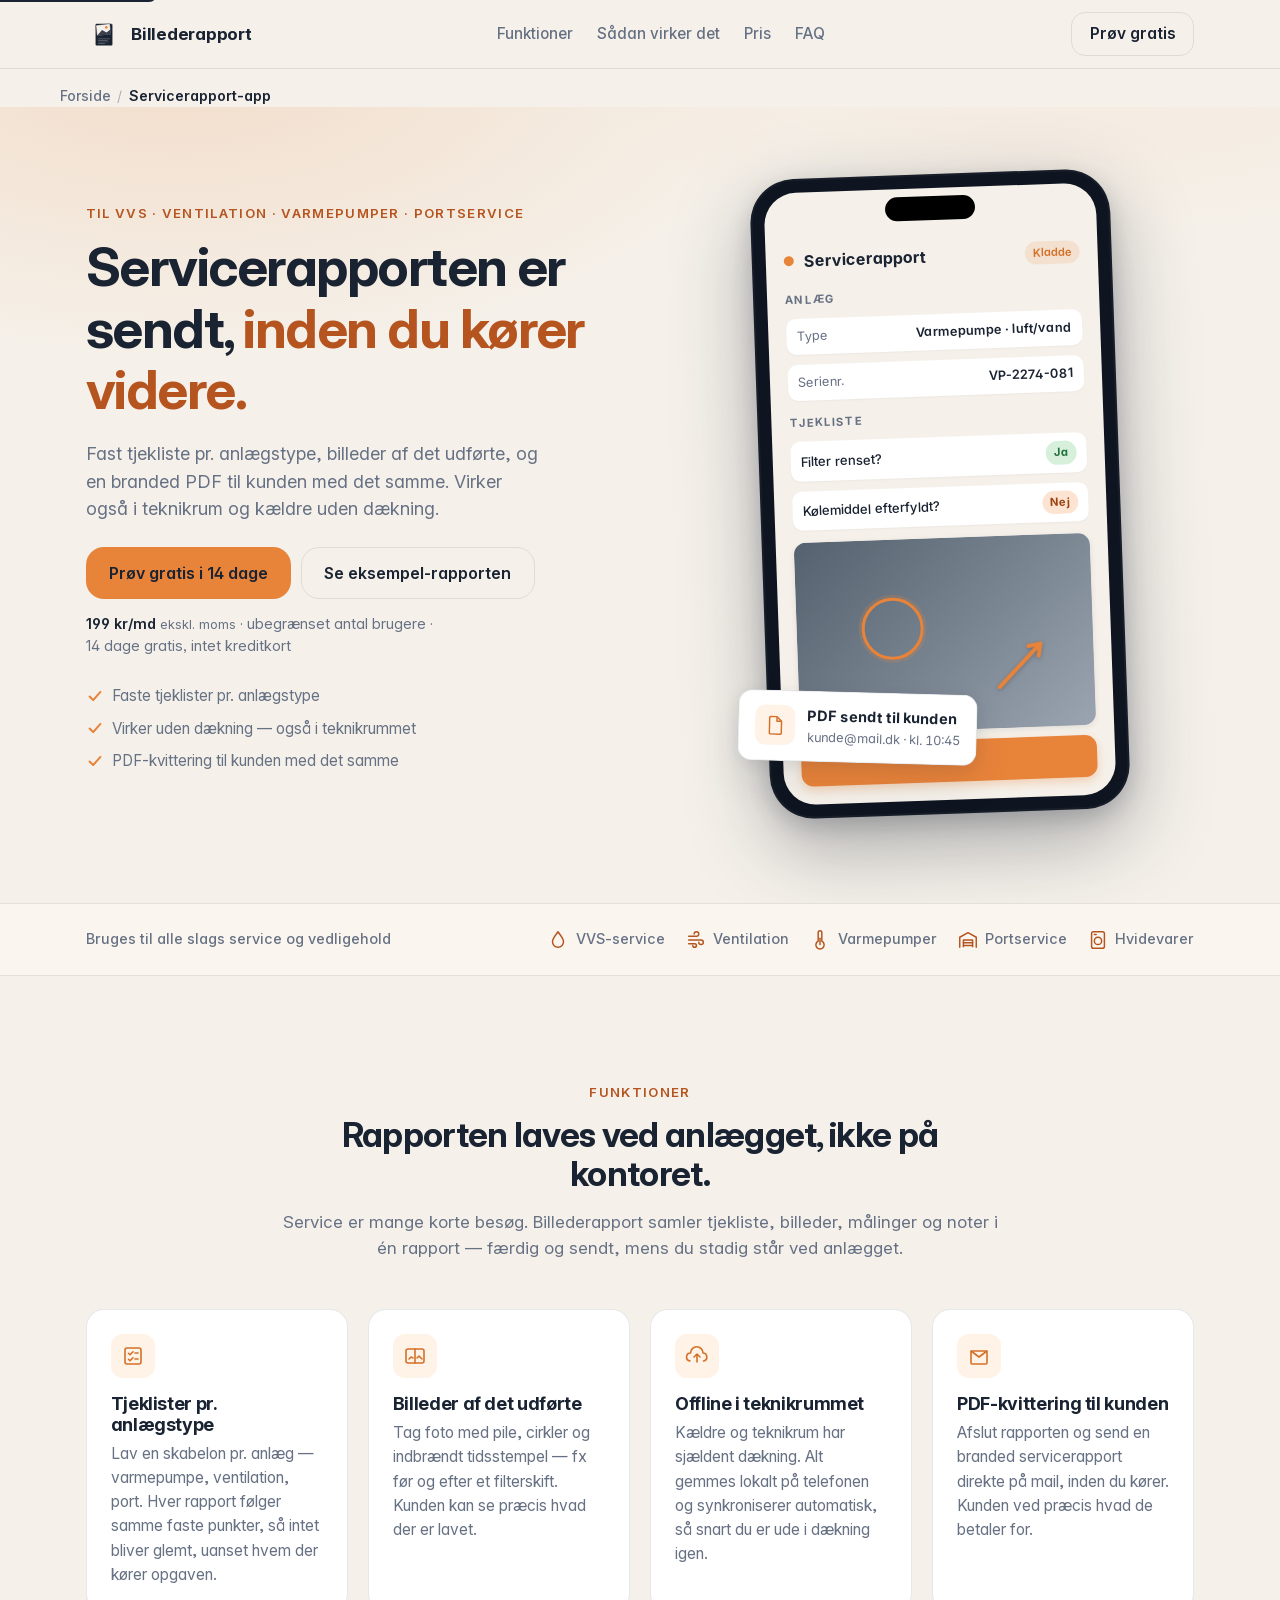
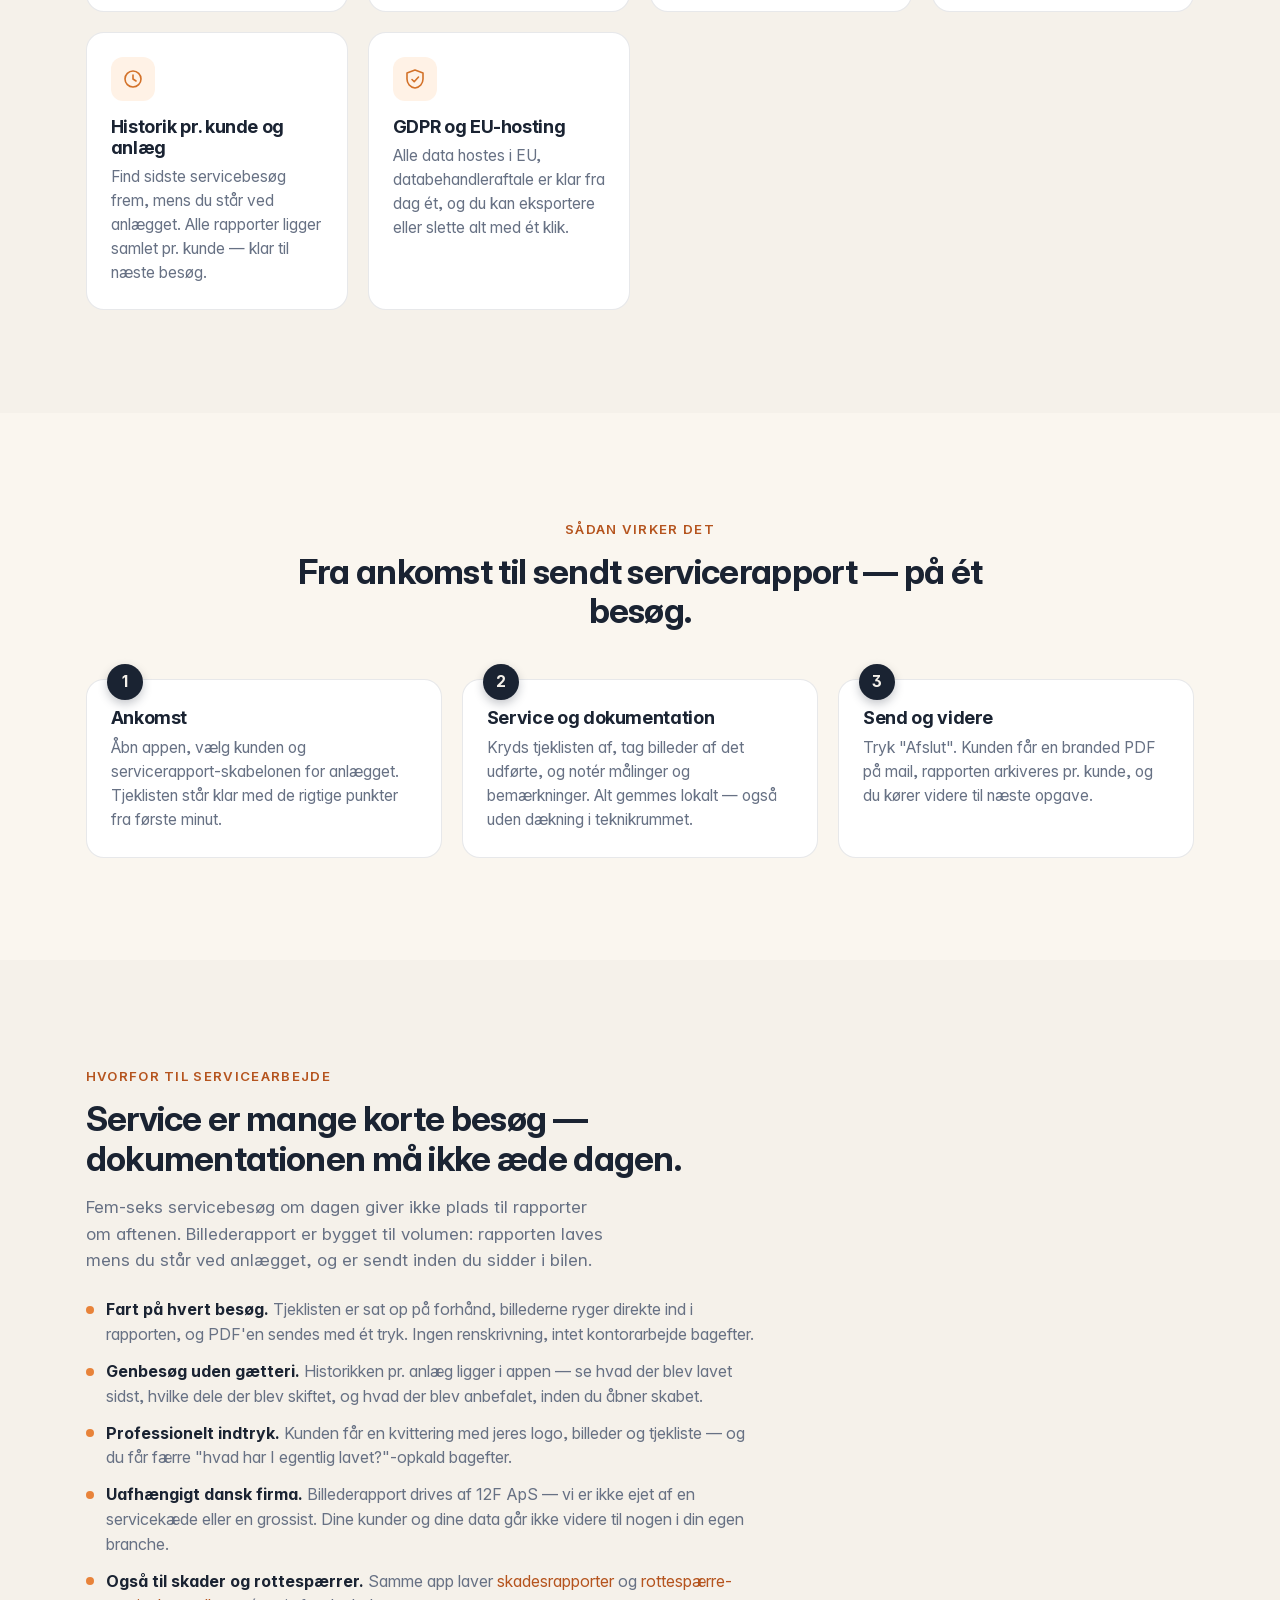
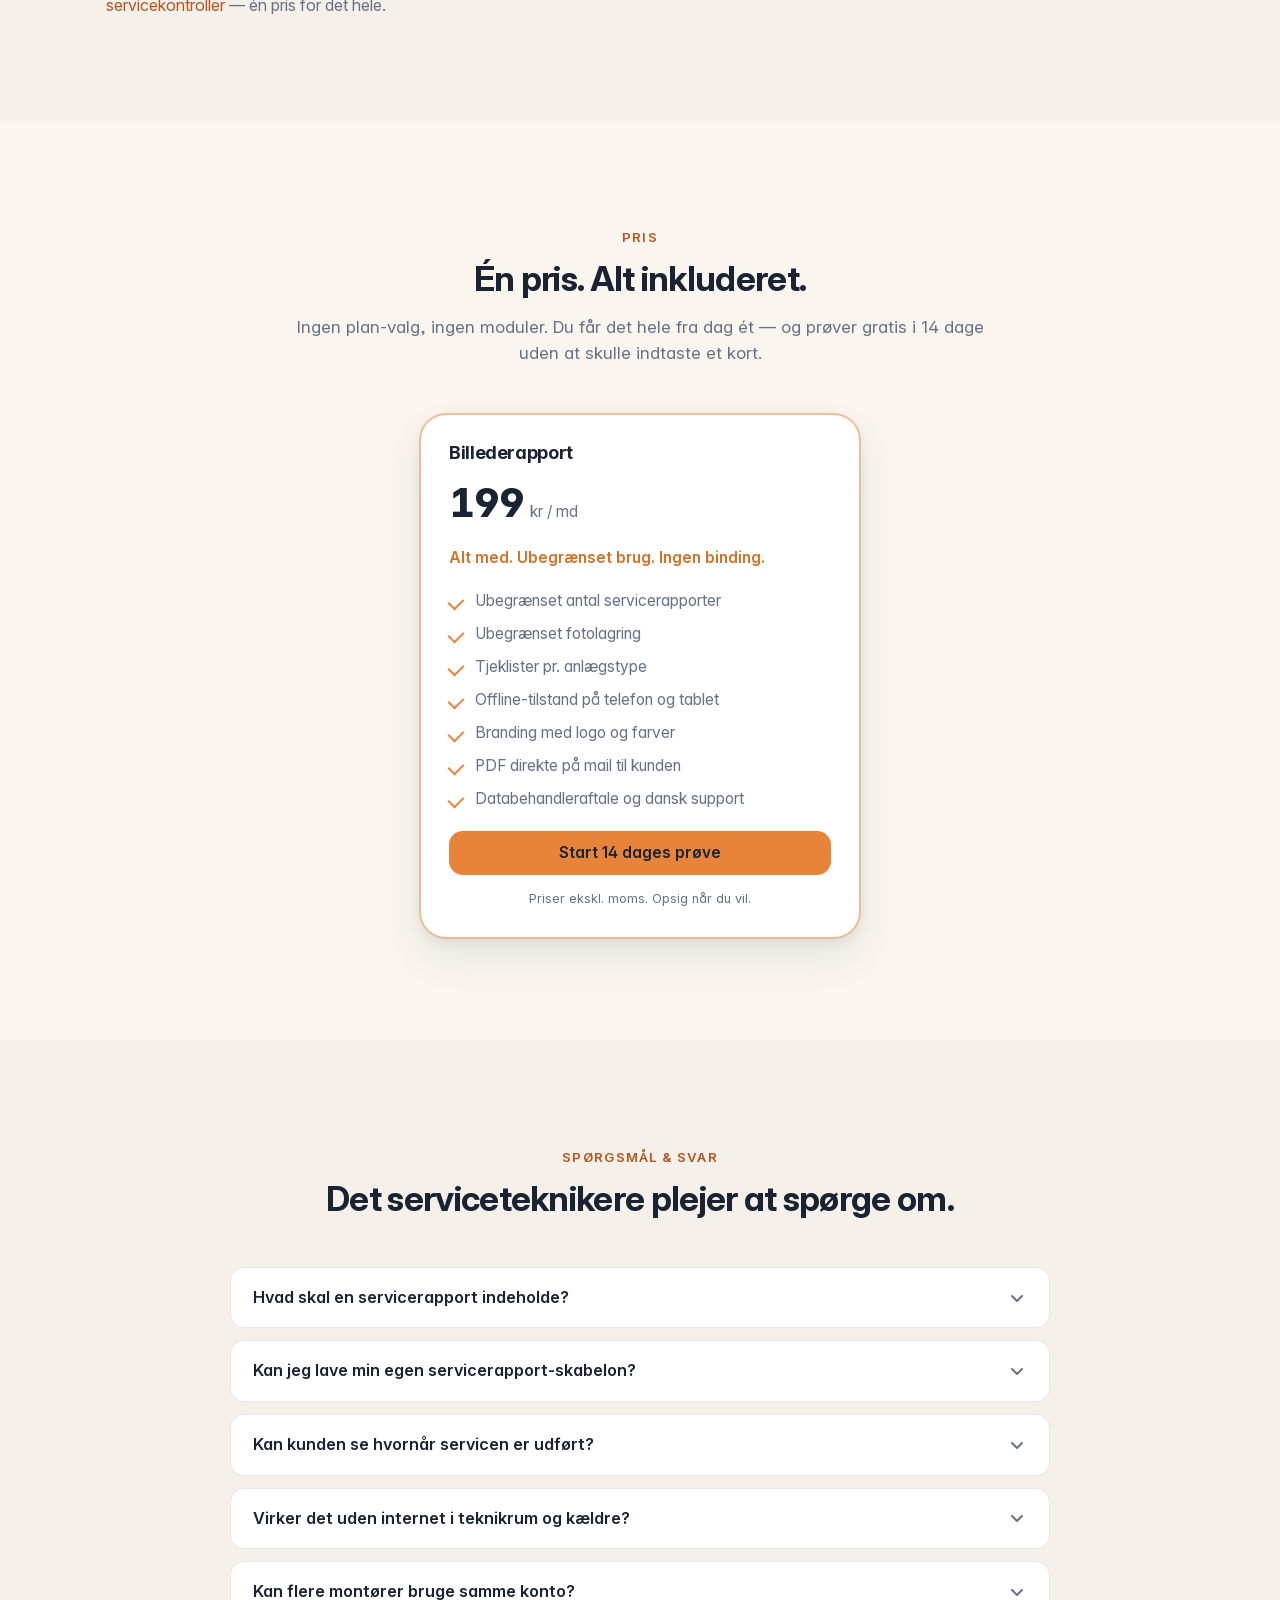
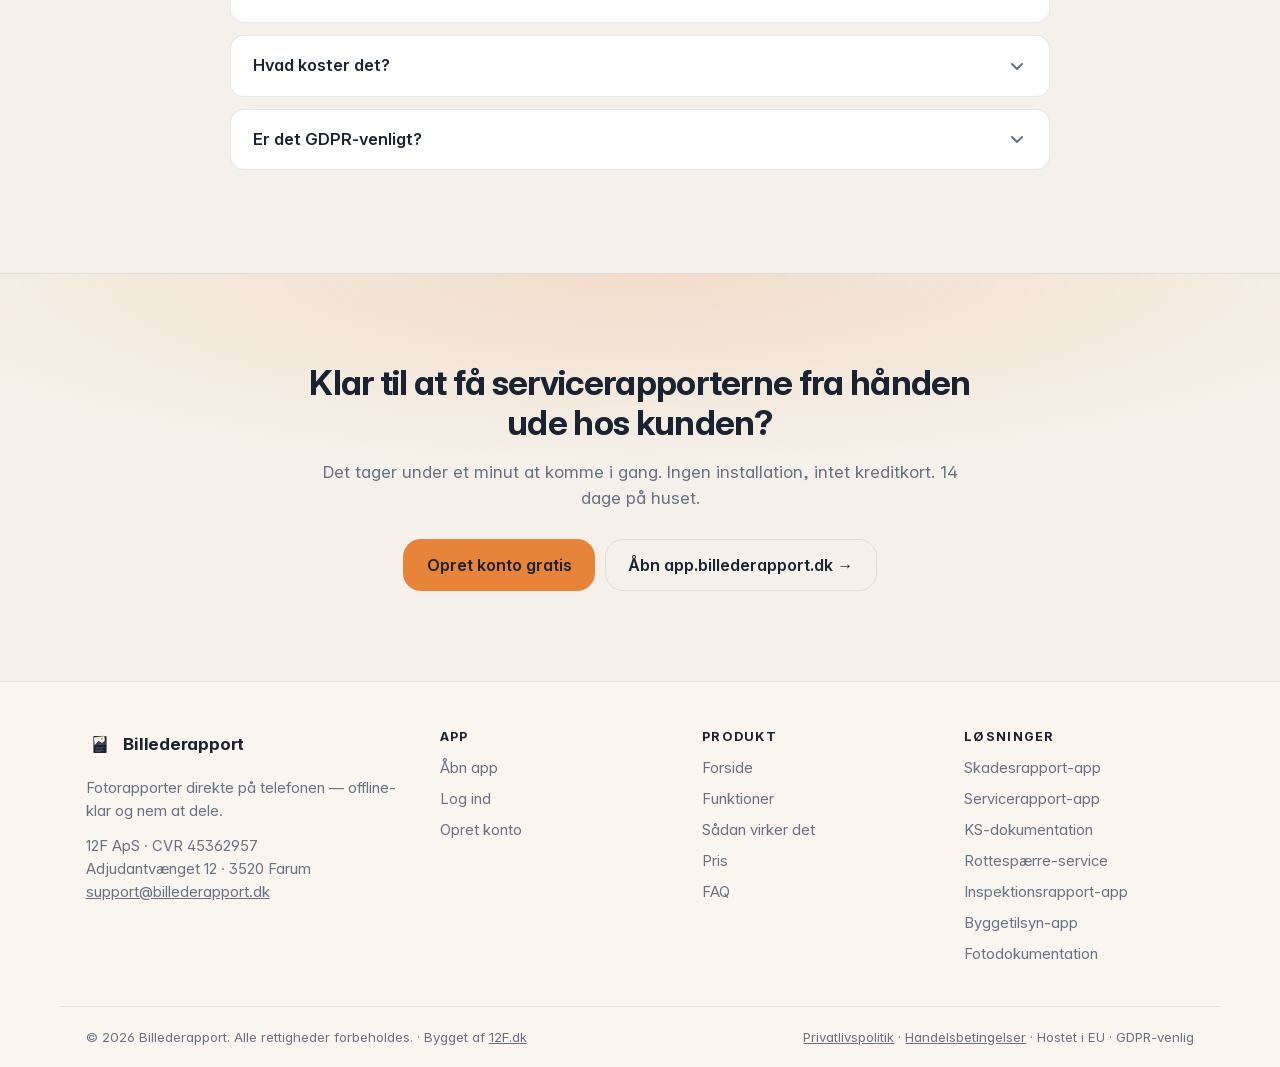
<file: servicerapport-app/index.html>
<!doctype html>
<html lang="da">
  <head>
    <meta charset="utf-8" />
    <meta name="viewport" content="width=device-width, initial-scale=1, viewport-fit=cover" />
    <meta name="theme-color" content="#F5F1EA" media="(prefers-color-scheme: light)" />
    <meta name="theme-color" content="#0E1520" media="(prefers-color-scheme: dark)" />
    <meta name="color-scheme" content="light dark" />

    <title>Servicerapport-app til service og vedligehold | Billederapport</title>
    <meta name="description" content="Servicerapport-app til serviceteknikere. Udfyld tjeklisten, tag billeder og send en branded PDF til kunden, inden du kører videre. Virker offline." />

    <meta property="og:type" content="website" />
    <meta property="og:locale" content="da_DK" />
    <meta property="og:title" content="Servicerapport-app til service og vedligehold" />
    <meta
      property="og:description"
      content="Udfyld tjeklisten, tag billeder af det udførte, og send en branded PDF-servicerapport til kunden, inden du kører videre. Virker offline."
    />
    <meta property="og:image" content="https://billederapport.dk/assets/og/og-servicerapport-app.png" />
    <meta property="og:image:width" content="1200" />
    <meta property="og:image:height" content="630" />
    <meta property="og:url" content="https://billederapport.dk/servicerapport-app/" />
    <meta name="twitter:card" content="summary_large_image" />
    <meta name="twitter:image" content="https://billederapport.dk/assets/og/og-servicerapport-app.png" />

    <link rel="icon" href="/favicon.ico" sizes="any" />
    <link rel="icon" type="image/svg+xml" href="/assets/logo/logo-color.svg" media="(prefers-color-scheme: light)" />
    <link rel="icon" type="image/svg+xml" href="/assets/logo/logo-dark.svg" media="(prefers-color-scheme: dark)" />
    <link rel="apple-touch-icon" sizes="180x180" href="/assets/logo/apple-touch-icon.png" />

    <link rel="canonical" href="https://billederapport.dk/servicerapport-app/" />
    <link rel="alternate" hreflang="da-DK" href="https://billederapport.dk/servicerapport-app/" />
    <link rel="alternate" hreflang="x-default" href="https://billederapport.dk/servicerapport-app/" />

    <meta name="robots" content="index, follow, max-image-preview:large, max-snippet:-1, max-video-preview:-1" />
    <meta name="author" content="Billederapport" />
    <meta name="publisher" content="Billederapport" />
    <meta name="geo.region" content="DK" />
    <meta name="geo.placename" content="Denmark" />
    <meta name="language" content="Danish" />
    <meta name="keywords" content="servicerapport app, servicerapport, servicerapport skabelon, vedligeholdsrapport, VVS service, ventilation service, varmepumpe service, fotodokumentation, offline, GDPR" />

    <meta property="og:site_name" content="Billederapport" />
    <meta property="og:image:alt" content="Servicerapport-app — fotodokumentation til service og vedligehold" />
    <meta property="og:image:type" content="image/png" />
    <meta name="twitter:title" content="Servicerapport-app til service og vedligehold" />
    <meta name="twitter:description" content="Udfyld tjeklisten, tag billeder af det udførte, og send en branded PDF-servicerapport til kunden, inden du kører videre. Virker offline." />
    <meta name="twitter:image:alt" content="Servicerapport-app — fotodokumentation til service og vedligehold" />

    <meta name="apple-mobile-web-app-title" content="Billederapport" />
    <meta name="application-name" content="Billederapport" />

    <link rel="preload" href="/assets/fonts/InterVariable-v2.woff2" as="font" type="font/woff2" crossorigin />
    <link rel="dns-prefetch" href="https://app.billederapport.dk" />
    <link rel="dns-prefetch" href="https://umami.robert-jensen.dk" />
    <style>
@font-face {
  font-family: 'InterVariable';
  font-style: normal;
  font-weight: 100 900;
  font-display: swap;
  src: url('/assets/fonts/InterVariable-v2.woff2') format('woff2-variations');
}

/* ---------- Tokens ---------- */
:root {
  --ink: #1a2332;
  --ink-soft: #3a4657;
  --ink-muted: #677184;
  --paper: #f5f1ea;
  --paper-soft: #faf6ef;
  --paper-strong: #ece6db;
  --accent: #e8833a;
  --accent-strong: #d37128;
  --accent-text: #b5541e;
  --accent-soft: #fff2e6;
  --dark-bg: #0e1520;
  --dark-surface: #141c2a;
  --dark-surface-2: #1c2637;
  --dark-border: #27344a;
  --ring: rgba(232, 131, 58, 0.35);
  --radius-sm: 8px;
  --radius: 14px;
  --radius-lg: 18px;
  --radius-xl: 26px;
  --shadow-sm: 0 1px 2px rgba(26, 35, 50, 0.06), 0 2px 6px rgba(26, 35, 50, 0.05);
  --shadow: 0 4px 14px rgba(26, 35, 50, 0.08), 0 20px 40px rgba(26, 35, 50, 0.08);
  --shadow-lg: 0 20px 60px rgba(26, 35, 50, 0.18);
  --bg: var(--paper);
  --surface: #ffffff;
  --surface-2: var(--paper-soft);
  --text: var(--ink);
  --text-muted: var(--ink-muted);
  --border: rgba(26, 35, 50, 0.1);
  --font-sans:
    'Inter', -apple-system, BlinkMacSystemFont, 'Segoe UI', Roboto, Helvetica,
    Arial, sans-serif;
}

@supports (font-variation-settings: normal) {
  :root {
    --font-sans:
      'InterVariable', -apple-system, BlinkMacSystemFont, 'Segoe UI', Roboto,
      Helvetica, Arial, sans-serif;
  }
}

@media (prefers-color-scheme: dark) {
  :root {
    --bg: var(--dark-bg);
    --surface: var(--dark-surface);
    --surface-2: var(--dark-surface-2);
    --text: #eef1f6;
    --text-muted: #8b97ad;
    --border: var(--dark-border);
    --paper-strong: #1c2637;
    --accent-soft: rgba(232, 131, 58, 0.14);
    --accent-text: #e8833a;
  }
}

/* ---------- Reset ---------- */
*,
*::before,
*::after {
  box-sizing: border-box;
}
html {
  -webkit-text-size-adjust: 100%;
  scroll-behavior: smooth;
  scroll-padding-top: 84px;
}
body {
  margin: 0;
  font-family: var(--font-sans);
  font-size: 17px;
  line-height: 1.55;
  color: var(--text);
  background: var(--bg);
  -webkit-font-smoothing: antialiased;
  -moz-osx-font-smoothing: grayscale;
  font-feature-settings: 'cv11', 'ss01', 'ss03';
}
img,
svg {
  display: block;
  max-width: 100%;
}
a {
  color: inherit;
}
h1,
h2,
h3,
h4 {
  margin: 0;
  color: var(--text);
  letter-spacing: -0.02em;
  font-weight: 700;
  line-height: 1.15;
}
h1 {
  font-size: clamp(2.1rem, 2.2vw + 1.6rem, 3.6rem);
  letter-spacing: -0.028em;
}
h2 {
  font-size: clamp(1.6rem, 1.2vw + 1.2rem, 2.4rem);
}
h3 {
  font-size: 1.125rem;
}
p {
  margin: 0;
}
ul,
ol {
  margin: 0;
  padding: 0;
  list-style: none;
}
button {
  font: inherit;
}

.skip-link {
  position: fixed;
  left: 0;
  top: -40px;
  background: var(--ink);
  color: var(--paper);
  padding: 0.5rem 0.75rem;
  border-radius: 0 0 8px 0;
  z-index: 100;
  text-decoration: none;
}
.skip-link:focus {
  top: 0;
}

/* ---------- Layout ---------- */
.container {
  width: 100%;
  max-width: 1160px;
  margin: 0 auto;
  padding: 0 clamp(1rem, 2vw, 2rem);
}

.section {
  padding: clamp(4rem, 8vw, 7rem) 0;
}
.section-alt {
  background: var(--surface-2);
}

.section-head {
  max-width: 720px;
  margin: 0 auto 3rem;
  text-align: center;
}
.section-head .section-lede {
  margin-top: 0.9rem;
  color: var(--text-muted);
  font-size: 1.0625rem;
}

.eyebrow {
  display: inline-block;
  margin-bottom: 0.75rem;
  color: var(--accent-text);
  font-size: 0.825rem;
  font-weight: 600;
  letter-spacing: 0.1em;
  text-transform: uppercase;
}

.accent {
  color: var(--accent-text);
}

/* ---------- Buttons ---------- */
.btn {
  display: inline-flex;
  align-items: center;
  justify-content: center;
  gap: 0.4rem;
  height: 44px;
  padding: 0 1.1rem;
  border-radius: var(--radius);
  font-size: 0.975rem;
  font-weight: 600;
  text-decoration: none;
  border: 1px solid transparent;
  transition:
    transform 0.08s ease,
    background-color 0.15s ease,
    border-color 0.15s ease,
    box-shadow 0.15s ease,
    opacity 0.15s ease;
  white-space: nowrap;
}
.btn:active {
  transform: scale(0.985);
}
.btn:focus-visible {
  outline: none;
  box-shadow: 0 0 0 3px var(--ring);
}
.btn-primary {
  background: var(--accent);
  color: var(--ink);
}
.btn-primary:hover {
  background: var(--accent-strong);
  color: var(--ink);
}
.btn-ghost {
  background: transparent;
  color: var(--text);
  border-color: var(--border);
}
.btn-ghost:hover {
  background: var(--surface-2);
}
.btn-lg {
  height: 52px;
  padding: 0 1.4rem;
  font-size: 1rem;
  border-radius: var(--radius-lg);
}
.btn-block {
  width: 100%;
}

.link {
  text-decoration: none;
  color: var(--text);
  font-weight: 500;
  opacity: 0.8;
}
.link:hover {
  opacity: 1;
}

/* Shared focus ring for non-button interactive elements */
.link:focus-visible,
.brand:focus-visible,
.nav-links a:focus-visible,
.nav-actions .link:focus-visible,
.footer-col a:focus-visible,
.cta-row a:focus-visible,
.crumbs a:focus-visible {
  outline: none;
  box-shadow: 0 0 0 3px var(--ring);
  border-radius: 6px;
  opacity: 1;
}

/* ---------- Header ---------- */
.site-header {
  position: sticky;
  top: 0;
  z-index: 20;
  background: color-mix(in srgb, var(--bg) 85%, transparent);
  backdrop-filter: saturate(1.2) blur(14px);
  -webkit-backdrop-filter: saturate(1.2) blur(14px);
  border-bottom: 1px solid var(--border);
}
.nav {
  display: flex;
  align-items: center;
  justify-content: space-between;
  height: 68px;
  gap: 1rem;
}
.brand {
  display: inline-flex;
  align-items: center;
  gap: 0.6rem;
  text-decoration: none;
  color: var(--text);
  font-weight: 700;
  letter-spacing: -0.015em;
}
.brand-name {
  font-size: 1.0625rem;
}
.brand-mark {
  border-radius: 8px;
}
.brand-mark-dark {
  display: none;
}
@media (prefers-color-scheme: dark) {
  .brand-mark-light {
    display: none;
  }
  .brand-mark-dark {
    display: block;
  }
}

.nav-links {
  display: none;
  gap: 1.5rem;
  font-size: 0.95rem;
}
.nav-links a {
  text-decoration: none;
  color: var(--text-muted);
  font-weight: 500;
}
.nav-links a:hover {
  color: var(--text);
}
.nav-actions {
  display: flex;
  align-items: center;
  gap: 0.5rem;
}
.nav-actions .link {
  display: inline-flex;
  align-items: center;
  justify-content: center;
  height: 40px;
  padding: 0 0.85rem;
  border-radius: var(--radius);
  border: 1px solid var(--border);
  font-size: 0.9rem;
  font-weight: 600;
  opacity: 1;
  color: var(--text);
  transition:
    background-color 0.15s ease,
    border-color 0.15s ease;
}
.nav-actions .link:hover {
  background: var(--surface-2);
}
@media (min-width: 760px) {
  .nav-links {
    display: flex;
  }
  .nav-actions {
    gap: 0.75rem;
  }
  .nav-actions .link {
    height: auto;
    padding: 0;
    border: none;
    font-size: 0.95rem;
    font-weight: 500;
    opacity: 0.8;
    border-radius: 0;
  }
  .nav-actions .link:hover {
    background: transparent;
    opacity: 1;
  }
}
@media (max-width: 399px) {
  .brand-name {
    display: none;
  }
  .nav-actions .link {
    padding: 0 0.7rem;
    font-size: 0.85rem;
  }
  .btn {
    padding: 0 0.85rem;
    font-size: 0.9rem;
  }
}

/* ---------- Breadcrumbs ---------- */
.crumbs {
  padding: 1rem 0 0;
  font-size: 0.875rem;
  color: var(--text-muted);
}
.crumbs ol {
  display: flex;
  flex-wrap: wrap;
  gap: 0.4rem;
  align-items: center;
}
.crumbs li {
  display: inline-flex;
  align-items: center;
  gap: 0.4rem;
}
.crumbs a {
  color: var(--text-muted);
  text-decoration: none;
  font-weight: 500;
}
.crumbs a:hover {
  color: var(--text);
}
.crumbs li[aria-current='page'] {
  color: var(--text);
  font-weight: 600;
}
.crumbs-sep {
  opacity: 0.5;
}

/* ---------- Hero ---------- */
.hero {
  position: relative;
  padding: clamp(2rem, 4vw, 3.5rem) 0 clamp(4rem, 7vw, 6rem);
  overflow: hidden;
}
.hero::before {
  content: '';
  position: absolute;
  inset: -20% -10% auto -10%;
  height: 70%;
  background: radial-gradient(
      60% 80% at 20% 20%,
      rgba(232, 131, 58, 0.18) 0%,
      transparent 70%
    ),
    radial-gradient(
      60% 80% at 80% 10%,
      rgba(232, 131, 58, 0.08) 0%,
      transparent 60%
    );
  z-index: 0;
  pointer-events: none;
}
.hero-grid {
  position: relative;
  display: grid;
  grid-template-columns: 1fr;
  gap: clamp(2.5rem, 5vw, 4.5rem);
  align-items: center;
}
@media (min-width: 900px) {
  .hero-grid {
    grid-template-columns: 1.05fr 1fr;
  }
}
.hero-copy .lede {
  margin-top: 1.15rem;
  color: var(--text-muted);
  font-size: 1.125rem;
  max-width: 42ch;
}
.cta-row {
  display: flex;
  flex-wrap: wrap;
  gap: 0.6rem;
  margin-top: 1.5rem;
}
.cta-row-centered {
  justify-content: center;
}
.hero-price {
  margin-top: 0.85rem;
  color: var(--text-muted);
  font-size: 0.9rem;
  line-height: 1.5;
}
.hero-price strong {
  color: var(--text);
  font-weight: 600;
}
.hero-price-vat {
  font-size: 0.8rem;
}
.hero-price-item {
  white-space: nowrap;
}

.trust-points {
  margin-top: 1.75rem;
  display: grid;
  gap: 0.55rem;
  color: var(--text-muted);
  font-size: 0.95rem;
}
.trust-points li {
  display: flex;
  align-items: center;
  gap: 0.55rem;
}
.trust-points svg {
  color: var(--accent);
  flex: 0 0 auto;
}

/* ---------- Hero visual: phone mock ---------- */
.hero-visual {
  position: relative;
  justify-self: center;
  width: 100%;
  max-width: 360px;
  aspect-ratio: 9 / 16;
  margin-top: 1rem;
}
.phone {
  position: relative;
  width: 100%;
  height: 100%;
  background: #0e1520;
  border-radius: 44px;
  padding: 14px;
  box-shadow:
    0 0 0 2px rgba(255, 255, 255, 0.04) inset,
    0 30px 80px rgba(26, 35, 50, 0.35),
    0 8px 22px rgba(26, 35, 50, 0.18);
  transform: rotate(-2deg);
}
.phone-notch {
  position: absolute;
  top: 22px;
  left: 50%;
  transform: translateX(-50%);
  width: 90px;
  height: 24px;
  background: #000;
  border-radius: 999px;
  z-index: 2;
}
.phone-screen {
  position: relative;
  width: 100%;
  height: 100%;
  background: var(--paper);
  color: var(--ink);
  border-radius: 32px;
  overflow: hidden;
  padding: 56px 18px 18px;
  display: flex;
  flex-direction: column;
  gap: 10px;
}
.mock-header {
  display: flex;
  align-items: center;
  gap: 0.6rem;
  margin-bottom: 4px;
}
.mock-dot {
  width: 10px;
  height: 10px;
  border-radius: 999px;
  background: var(--accent);
}
.mock-title {
  font-size: 1rem;
  font-weight: 700;
  color: var(--ink);
  flex: 1;
}
.mock-badge {
  font-size: 0.7rem;
  font-weight: 600;
  padding: 3px 8px;
  border-radius: 999px;
  background: rgba(232, 131, 58, 0.15);
  color: var(--accent-strong);
}
.mock-section-title {
  font-size: 0.7rem;
  font-weight: 700;
  letter-spacing: 0.1em;
  text-transform: uppercase;
  color: var(--ink-muted);
  margin-top: 4px;
}
.mock-row {
  display: flex;
  justify-content: space-between;
  gap: 0.75rem;
  background: #fff;
  border-radius: 10px;
  padding: 8px 10px;
  font-size: 0.8rem;
  box-shadow: 0 1px 2px rgba(0, 0, 0, 0.04);
}
.mock-label {
  color: var(--ink-muted);
}
.mock-value {
  color: var(--ink);
  font-weight: 600;
  text-align: right;
}
.mock-q {
  display: flex;
  justify-content: space-between;
  align-items: center;
  gap: 0.5rem;
  background: #fff;
  border-radius: 10px;
  padding: 8px 10px;
  font-size: 0.82rem;
  box-shadow: 0 1px 2px rgba(0, 0, 0, 0.04);
}
.mock-q-text {
  color: var(--ink);
  font-weight: 500;
}
.mock-pill {
  font-size: 0.7rem;
  padding: 3px 8px;
  border-radius: 999px;
  font-weight: 700;
}
.pill-ok {
  background: #d6f0dc;
  color: #1f6f3a;
}
.pill-no {
  background: #fde3d1;
  color: #9a4414;
}
.mock-photo {
  position: relative;
  flex: 1;
  min-height: 90px;
  margin-top: 2px;
  border-radius: 12px;
  background:
    linear-gradient(135deg, #55616e 0%, #7a8592 55%, #9ba5b1 100%),
    #8a94a0;
  overflow: hidden;
  box-shadow: 0 2px 6px rgba(0, 0, 0, 0.08);
}
.photo-anno-circle {
  position: absolute;
  left: 22%;
  top: 30%;
  width: 62px;
  height: 62px;
  border: 3px solid var(--accent);
  border-radius: 999px;
  box-shadow: 0 0 0 3px rgba(232, 131, 58, 0.2);
}
.photo-anno-arrow {
  position: absolute;
  right: 14%;
  bottom: 18%;
  filter: drop-shadow(0 1px 2px rgba(0, 0, 0, 0.25));
}
.photo-timestamp {
  position: absolute;
  left: 10px;
  bottom: 8px;
  font-size: 0.65rem;
  font-weight: 600;
  padding: 3px 8px;
  border-radius: 6px;
  background: rgba(14, 21, 32, 0.7);
  color: #fff;
  letter-spacing: 0.02em;
  font-variant-numeric: tabular-nums;
  font-feature-settings: 'tnum' 1, 'cv11', 'ss01', 'ss03';
}
.mock-cta {
  margin-top: auto;
  height: 42px;
  border: none;
  border-radius: 12px;
  background: var(--accent);
  color: #fff;
  font-weight: 700;
  font-size: 0.9rem;
  box-shadow: 0 4px 10px rgba(232, 131, 58, 0.3);
}

.hero-card {
  position: absolute;
  left: -6%;
  bottom: 8%;
  display: flex;
  align-items: center;
  gap: 0.75rem;
  padding: 0.8rem 1rem;
  background: var(--surface);
  border-radius: var(--radius);
  box-shadow: var(--shadow);
  border: 1px solid var(--border);
  max-width: 240px;
  transform: rotate(1.5deg);
}
.hero-card-icon {
  width: 40px;
  height: 40px;
  display: flex;
  align-items: center;
  justify-content: center;
  border-radius: 10px;
  background: var(--accent-soft);
  color: var(--accent-strong);
  flex: 0 0 auto;
}
.hero-card-title {
  font-size: 0.9rem;
  font-weight: 700;
  color: var(--text);
}
.hero-card-sub {
  font-size: 0.8rem;
  color: var(--text-muted);
  margin-top: 1px;
  font-variant-numeric: tabular-nums;
  font-feature-settings: 'tnum' 1, 'cv11', 'ss01', 'ss03';
}

@media (max-width: 899px) {
  .hero-card {
    position: static;
    left: auto;
    right: auto;
    bottom: auto;
    transform: none;
    margin: 1.25rem auto 0;
    max-width: 340px;
  }
}

@media (max-width: 480px) {
  .hero-visual {
    max-width: 300px;
  }
  .phone {
    transform: none;
  }
  .hero-card {
    max-width: 100%;
  }
}

@media (max-width: 420px) {
  .eyebrow {
    letter-spacing: 0.05em;
    font-size: 0.78rem;
  }
}

/* ---------- Strip ---------- */
.strip {
  padding: 1.5rem 0;
  border-top: 1px solid var(--border);
  border-bottom: 1px solid var(--border);
  background: var(--surface-2);
}
.strip-inner {
  display: flex;
  flex-wrap: wrap;
  align-items: center;
  gap: 1.2rem;
  justify-content: space-between;
}
.strip-text {
  color: var(--text-muted);
  font-size: 0.9rem;
  font-weight: 500;
}
.strip-icons {
  display: flex;
  flex-wrap: wrap;
  gap: 1.25rem;
  color: var(--text-muted);
  font-size: 0.9rem;
  font-weight: 500;
}
.strip-icons li {
  display: inline-flex;
  align-items: center;
  gap: 0.4rem;
}
.strip-icons svg {
  color: var(--accent-text);
  flex: 0 0 auto;
}

/* ---------- Features ---------- */
.feature-grid {
  display: grid;
  gap: 1.25rem;
  grid-template-columns: repeat(auto-fit, minmax(260px, 1fr));
}
.feature {
  padding: 1.5rem;
  background: var(--surface);
  border: 1px solid var(--border);
  border-radius: var(--radius-lg);
  transition:
    transform 0.15s ease,
    box-shadow 0.15s ease,
    border-color 0.15s ease;
}
.feature:hover {
  transform: translateY(-2px);
  box-shadow: var(--shadow);
  border-color: color-mix(in srgb, var(--accent) 30%, var(--border));
}
.feature-icon {
  width: 44px;
  height: 44px;
  border-radius: 12px;
  background: var(--accent-soft);
  color: var(--accent-strong);
  display: flex;
  align-items: center;
  justify-content: center;
  margin-bottom: 1rem;
}
.feature h3 {
  margin-bottom: 0.4rem;
}
.feature p {
  color: var(--text-muted);
  font-size: 0.975rem;
}

/* ---------- Steps ---------- */
.steps {
  display: grid;
  gap: 1.25rem;
  grid-template-columns: repeat(auto-fit, minmax(260px, 1fr));
  counter-reset: step;
}
.step {
  position: relative;
  padding: 1.75rem 1.5rem 1.5rem;
  background: var(--surface);
  border: 1px solid var(--border);
  border-radius: var(--radius-lg);
}
.step-num {
  position: absolute;
  top: -16px;
  left: 20px;
  width: 36px;
  height: 36px;
  display: flex;
  align-items: center;
  justify-content: center;
  border-radius: 999px;
  background: var(--ink);
  color: var(--paper);
  font-weight: 700;
  font-size: 0.95rem;
  box-shadow: 0 4px 10px rgba(26, 35, 50, 0.25);
}
@media (prefers-color-scheme: dark) {
  .step-num {
    background: var(--accent);
    color: #fff;
  }
}
.step h3 {
  margin-bottom: 0.45rem;
}
.step p {
  color: var(--text-muted);
  font-size: 0.975rem;
}

/* ---------- Why ---------- */
.why-copy .section-lede {
  margin-top: 1rem;
  color: var(--text-muted);
  font-size: 1.0625rem;
  max-width: 52ch;
}
.why-list {
  margin-top: 1.5rem;
  display: grid;
  gap: 0.75rem;
  color: var(--text-muted);
  font-size: 1rem;
  max-width: 68ch;
}
.why-list li {
  padding-left: 1.25rem;
  position: relative;
}
.why-list li::before {
  content: '';
  position: absolute;
  left: 0;
  top: 0.55em;
  width: 8px;
  height: 8px;
  border-radius: 999px;
  background: var(--accent);
}
.why-list strong {
  color: var(--text);
}
.why-list a {
  color: var(--accent-text);
  text-decoration: none;
}
.why-list a:hover {
  text-decoration: underline;
}
.why-list a:focus-visible {
  outline: none;
  box-shadow: 0 0 0 3px var(--ring);
  border-radius: 6px;
}

/* ---------- Plans ---------- */
.plans {
  display: grid;
  gap: 1.25rem;
  grid-template-columns: repeat(auto-fit, minmax(280px, 1fr));
  max-width: 820px;
  margin: 0 auto;
}
.plans-single {
  max-width: 440px;
  grid-template-columns: 1fr;
}
.plan-tagline {
  margin: -0.5rem 0 1.25rem;
  color: var(--accent-strong);
  font-weight: 600;
  font-size: 0.95rem;
}
.plan {
  position: relative;
  padding: 1.75rem;
  background: var(--surface);
  border: 1px solid var(--border);
  border-radius: var(--radius-xl);
  display: flex;
  flex-direction: column;
}
.plan-featured {
  border-color: color-mix(in srgb, var(--accent) 55%, transparent);
  box-shadow:
    0 0 0 1px color-mix(in srgb, var(--accent) 40%, transparent),
    var(--shadow);
}
.plan-badge {
  position: absolute;
  top: -12px;
  right: 20px;
  background: var(--accent);
  color: #fff;
  font-size: 0.75rem;
  font-weight: 700;
  letter-spacing: 0.06em;
  padding: 5px 10px;
  border-radius: 999px;
}
.plan-name {
  font-size: 1.125rem;
  color: var(--text);
}
.plan-price {
  margin: 0.5rem 0 1.25rem;
  display: flex;
  align-items: baseline;
  color: var(--text);
}
.plan-amount {
  font-size: 2.5rem;
  font-weight: 800;
  letter-spacing: -0.025em;
  color: var(--text);
  font-variant-numeric: tabular-nums;
  font-feature-settings: 'tnum' 1, 'cv11', 'ss01', 'ss03';
}
.plan-unit {
  margin-left: 0.35rem;
  color: var(--text-muted);
  font-size: 0.95rem;
}
.plan-list {
  flex: 1;
  display: grid;
  gap: 0.55rem;
  margin-bottom: 1.25rem;
  color: var(--text-muted);
}
.plan-list li {
  padding-left: 1.6rem;
  position: relative;
  font-size: 0.975rem;
}
.plan-list li::before {
  content: '';
  position: absolute;
  left: 0;
  top: 0.5em;
  width: 14px;
  height: 10px;
  border-left: 2px solid var(--accent);
  border-bottom: 2px solid var(--accent);
  transform: rotate(-45deg);
}
.plan-foot {
  margin-top: 0.85rem;
  font-size: 0.8rem;
  color: var(--text-muted);
  text-align: center;
}

/* ---------- CTA ---------- */
.cta {
  padding: clamp(3.5rem, 7vw, 6rem) 0;
  background:
    radial-gradient(
      90% 70% at 50% 0%,
      rgba(232, 131, 58, 0.18) 0%,
      transparent 70%
    ),
    var(--bg);
  border-top: 1px solid var(--border);
}
.cta-inner {
  text-align: center;
  max-width: 720px;
  margin: 0 auto;
}
.cta p {
  margin-top: 1rem;
  color: var(--text-muted);
  font-size: 1.0625rem;
}
.cta-inner .cta-row {
  margin-top: 1.75rem;
}

/* ---------- Footer ---------- */
.site-footer {
  background: var(--surface-2);
  border-top: 1px solid var(--border);
  padding: 3rem 0 1.25rem;
  color: var(--text-muted);
  font-size: 0.925rem;
}
.footer-grid {
  display: grid;
  gap: 2rem;
  grid-template-columns: 1fr;
}
@media (min-width: 680px) {
  .footer-grid {
    grid-template-columns: 1.4fr repeat(3, 1fr);
  }
}
.footer-tag {
  margin-top: 0.75rem;
  max-width: 36ch;
  color: var(--text-muted);
}
.footer-col {
  display: grid;
  gap: 0.5rem;
  align-content: start;
}
.footer-col h3 {
  font-size: 0.8rem;
  letter-spacing: 0.1em;
  text-transform: uppercase;
  color: var(--text);
  margin: 0 0 0.3rem;
  font-weight: 700;
}
.footer-col a {
  color: var(--text-muted);
  text-decoration: none;
}
.footer-col a:hover {
  color: var(--text);
}
.footer-bottom {
  margin-top: 2.5rem;
  padding-top: 1.25rem;
  border-top: 1px solid var(--border);
  display: flex;
  flex-wrap: wrap;
  justify-content: space-between;
  gap: 0.5rem;
  font-size: 0.825rem;
}
.footer-org {
  margin-top: 0.75rem;
  color: var(--text-muted);
}
.footer-org a {
  color: var(--text-muted);
}
.footer-org a:hover,
.footer-bottom a:hover {
  color: var(--text);
}
.footer-bottom a {
  color: var(--text-muted);
}
.footer-org a:focus-visible,
.footer-bottom a:focus-visible {
  outline: none;
  box-shadow: 0 0 0 3px var(--ring);
  border-radius: 6px;
}

/* ---------- Motion ---------- */
@media (prefers-reduced-motion: reduce) {
  *,
  *::before,
  *::after {
    transition-duration: 0.001ms !important;
    animation-duration: 0.001ms !important;
    scroll-behavior: auto !important;
  }
  .phone {
    transform: none;
  }
  .hero-card {
    transform: none;
  }
}

/* ---------- FAQ ---------- */
.faq-list {
  display: grid;
  gap: 12px;
  max-width: 820px;
  margin: 0 auto;
}
.faq-item {
  background: var(--surface);
  border: 1px solid var(--border);
  border-radius: var(--radius);
  overflow: hidden;
  transition: border-color 0.15s ease, box-shadow 0.15s ease;
}
.faq-item[open] {
  border-color: rgba(232, 131, 58, 0.45);
  box-shadow: var(--shadow);
}
.faq-item summary {
  display: flex;
  align-items: center;
  justify-content: space-between;
  gap: 16px;
  padding: 18px 22px;
  cursor: pointer;
  list-style: none;
  font-weight: 600;
  color: var(--text);
}
.faq-item summary::-webkit-details-marker {
  display: none;
}
.faq-item summary:focus-visible {
  outline: 3px solid var(--ring);
  outline-offset: 2px;
}
.faq-q {
  font-size: 1.02rem;
  line-height: 1.45;
}
.faq-chev {
  flex-shrink: 0;
  color: var(--ink-muted);
  transition: transform 0.18s ease;
}
.faq-item[open] .faq-chev {
  transform: rotate(180deg);
  color: var(--accent-text);
}
.faq-item p {
  margin: 0;
  padding: 0 22px 22px;
  color: var(--text-muted);
  line-height: 1.65;
  max-width: 70ch;
}
@media (max-width: 600px) {
  .faq-item summary {
    padding: 16px 18px;
  }
  .faq-item p {
    padding: 0 18px 18px;
  }
  .faq-q {
    font-size: 0.98rem;
  }
}
    </style>

    <script type="application/ld+json">
    {
      "@context": "https://schema.org",
      "@graph": [
        {
          "@type": "Organization",
          "@id": "https://billederapport.dk/#organization",
          "name": "Billederapport",
          "url": "https://billederapport.dk/",
          "logo": {
            "@type": "ImageObject",
            "url": "https://billederapport.dk/assets/logo/logo-color.svg",
            "width": 512,
            "height": 512
          },
          "image": "https://billederapport.dk/assets/og/og-card.png",
          "description": "Dansk-udviklet mobil app til fotorapporter, inspektioner og skadesdokumentation. Offline-klar, GDPR-venlig og hostet i EU.",
          "areaServed": { "@type": "Country", "name": "DK" },
          "legalName": "12F ApS",
          "vatID": "DK45362957",
          "address": {
            "@type": "PostalAddress",
            "streetAddress": "Adjudantvænget 12",
            "postalCode": "3520",
            "addressLocality": "Farum",
            "addressCountry": "DK"
          },
          "contactPoint": {
            "@type": "ContactPoint",
            "contactType": "customer support",
            "email": "support@billederapport.dk",
            "availableLanguage": "da"
          },
          "sameAs": []
        },
        {
          "@type": "WebSite",
          "@id": "https://billederapport.dk/#website",
          "url": "https://billederapport.dk/",
          "name": "Billederapport",
          "inLanguage": "da-DK",
          "publisher": { "@id": "https://billederapport.dk/#organization" }
        },
        {
          "@type": "SoftwareApplication",
          "@id": "https://billederapport.dk/#app",
          "name": "Billederapport",
          "operatingSystem": "Web, iOS, Android (PWA)",
          "applicationCategory": "BusinessApplication",
          "applicationSubCategory": "FieldServiceManagement",
          "url": "https://app.billederapport.dk",
          "downloadUrl": "https://app.billederapport.dk",
          "softwareVersion": "1.0",
          "inLanguage": "da-DK",
          "publisher": { "@id": "https://billederapport.dk/#organization" },
          "offers": {
            "@type": "Offer",
            "price": "199",
            "priceCurrency": "DKK",
            "category": "subscription",
            "availability": "https://schema.org/InStock",
            "url": "https://app.billederapport.dk/signup",
            "eligibleRegion": { "@type": "Country", "name": "DK" }
          }
        },
        {
          "@type": "WebPage",
          "@id": "https://billederapport.dk/servicerapport-app/#webpage",
          "url": "https://billederapport.dk/servicerapport-app/",
          "name": "Servicerapport-app til service og vedligehold",
          "description": "Servicerapport-app til serviceteknikere — VVS, ventilation, varmepumper, porte og hvidevarer. Udfyld tjeklisten, tag billeder og send en branded PDF-servicerapport til kunden, inden du kører videre.",
          "inLanguage": "da-DK",
          "isPartOf": { "@id": "https://billederapport.dk/#website" },
          "about": { "@id": "https://billederapport.dk/#app" },
          "primaryImageOfPage": "https://billederapport.dk/assets/og/og-servicerapport-app.png",
          "breadcrumb": { "@id": "https://billederapport.dk/servicerapport-app/#breadcrumb" }
        },
        {
          "@type": "BreadcrumbList",
          "@id": "https://billederapport.dk/servicerapport-app/#breadcrumb",
          "itemListElement": [
            {
              "@type": "ListItem",
              "position": 1,
              "name": "Forside",
              "item": "https://billederapport.dk/"
            },
            {
              "@type": "ListItem",
              "position": 2,
              "name": "Servicerapport-app",
              "item": "https://billederapport.dk/servicerapport-app/"
            }
          ]
        },
        {
          "@type": "FAQPage",
          "@id": "https://billederapport.dk/servicerapport-app/#faq",
          "mainEntity": [
            {
              "@type": "Question",
              "name": "Hvad skal en servicerapport indeholde?",
              "acceptedAnswer": {
                "@type": "Answer",
                "text": "En god servicerapport indeholder oplysninger om anlægget (type og serienummer), en tjekliste over det udførte arbejde, målinger og bemærkninger, billeder af det udførte, samt dato og navn på montøren. Med Billederapport sætter du det op som en skabelon én gang, så hver rapport automatisk får samme struktur — og kunden får det hele som en pæn PDF."
              }
            },
            {
              "@type": "Question",
              "name": "Kan jeg lave min egen servicerapport-skabelon?",
              "acceptedAnswer": {
                "@type": "Answer",
                "text": "Ja. Du bygger dine egne skabeloner med præcis de punkter, felter og fotokrav dit arbejde kræver — fx én skabelon til varmepumper og en anden til portservice. Skabelonen genbruges på hvert besøg, så rapporterne bliver ens hver gang, uanset hvem i firmaet der kører opgaven."
              }
            },
            {
              "@type": "Question",
              "name": "Kan kunden se hvornår servicen er udført?",
              "acceptedAnswer": {
                "@type": "Answer",
                "text": "Ja. Hvert billede får dato og klokkeslæt brændt visuelt ind, og rapporten viser hvornår servicen er udført og af hvem. Kunden kan altså se sort på hvidt, at filteret faktisk blev skiftet den dag du var der — og du kan dokumentere det, hvis der senere opstår tvivl."
              }
            },
            {
              "@type": "Question",
              "name": "Virker det uden internet i teknikrum og kældre?",
              "acceptedAnswer": {
                "@type": "Answer",
                "text": "Ja. Billederapport er offline-først, så du kan udfylde tjeklister, tage billeder og skrive noter helt uden dækning — også i teknikrum, kældre og krybekældre. Når telefonen er ude i dækning igen, synkroniseres rapporten automatisk, og PDF'en kan sendes til kunden."
              }
            },
            {
              "@type": "Question",
              "name": "Kan flere montører bruge samme konto?",
              "acceptedAnswer": {
                "@type": "Answer",
                "text": "Ja. Der er ubegrænset antal brugere med i prisen, så hele firmaet kan køre på samme konto for 199 kr om måneden. Alle rapporter samles ét sted, og du kan se hvem der har udført hvilke servicebesøg."
              }
            },
            {
              "@type": "Question",
              "name": "Hvad koster det?",
              "acceptedAnswer": {
                "@type": "Answer",
                "text": "199 kr om måneden ekskl. moms — én pris med alt inkluderet, uanset hvor mange rapporter du laver, og hvor mange brugere I er. Du prøver gratis i 14 dage uden at indtaste et kort, og der er ingen binding, så du kan opsige når du vil."
              }
            },
            {
              "@type": "Question",
              "name": "Er det GDPR-venligt?",
              "acceptedAnswer": {
                "@type": "Answer",
                "text": "Ja. Alle billeder og kundedata hostes i EU, og du indgår en databehandleraftale ved oprettelse af firma-konto. Du kan til enhver tid eksportere eller slette alle rapporter med ét klik — vigtigt når du dokumenterer arbejde hjemme hos private kunder."
              }
            }
          ]
        }
      ]
    }
    </script>
  </head>
  <body>
    <a class="skip-link" href="#main">Spring til indhold</a>

    <header class="site-header">
      <div class="container nav">
        <a class="brand" href="/" aria-label="Billederapport — forside">
          <img
            src="/assets/logo/logo-color.svg"
            alt=""
            width="36"
            height="36"
            class="brand-mark brand-mark-light"
          />
          <img
            src="/assets/logo/logo-dark.svg"
            alt=""
            width="36"
            height="36"
            class="brand-mark brand-mark-dark"
          />
          <span class="brand-name">Billederapport</span>
        </a>

        <nav aria-label="Hovedmenu" class="nav-links">
          <a href="#features">Funktioner</a>
          <a href="#how">Sådan virker det</a>
          <a href="#pricing">Pris</a>
          <a href="#faq">FAQ</a>
        </nav>

        <div class="nav-actions">
          <a class="btn btn-ghost" href="https://app.billederapport.dk/signup" data-umami-event="signup-click" data-umami-event-placement="nav">Prøv gratis</a>
        </div>
      </div>
    </header>

    <main id="main">
      <nav class="container crumbs" aria-label="Brødkrummer">
        <ol>
          <li><a href="/">Forside</a></li>
          <li class="crumbs-sep" aria-hidden="true">/</li>
          <li aria-current="page">Servicerapport-app</li>
        </ol>
      </nav>

      <!-- HERO -->
      <section class="hero">
        <div class="container hero-grid">
          <div class="hero-copy">
            <p class="eyebrow">Til VVS · Ventilation · Varmepumper · Portservice</p>
            <h1>
              Servicerapporten er sendt,
              <span class="accent">inden du kører videre.</span>
            </h1>
            <p class="lede">
              Fast tjekliste pr. anlægstype, billeder af det udførte, og en
              branded PDF til kunden med det samme. Virker også i teknikrum
              og kældre uden dækning.
            </p>

            <div class="cta-row">
              <a class="btn btn-primary btn-lg" href="https://app.billederapport.dk/signup" data-umami-event="signup-click" data-umami-event-placement="hero">
                Prøv gratis i 14 dage
              </a>
              <a class="btn btn-ghost btn-lg" href="/#rapport" data-umami-event="report-preview-click" data-umami-event-placement="hero">
                Se eksempel-rapporten
              </a>
            </div>
            <p class="hero-price"><span class="hero-price-item"><strong>199 kr/md</strong> <span class="hero-price-vat">ekskl. moms</span></span> · <span class="hero-price-item">ubegrænset antal brugere</span> · <span class="hero-price-item">14 dage gratis, intet kreditkort</span></p>

            <ul class="trust-points" aria-label="Fordele">
              <li>
                <svg aria-hidden="true" viewBox="0 0 20 20" width="18" height="18">
                  <path
                    d="M4 10.5l4 4 8-9"
                    fill="none"
                    stroke="currentColor"
                    stroke-width="2.25"
                    stroke-linecap="round"
                    stroke-linejoin="round"
                  />
                </svg>
                Faste tjeklister pr. anlægstype
              </li>
              <li>
                <svg aria-hidden="true" viewBox="0 0 20 20" width="18" height="18">
                  <path
                    d="M4 10.5l4 4 8-9"
                    fill="none"
                    stroke="currentColor"
                    stroke-width="2.25"
                    stroke-linecap="round"
                    stroke-linejoin="round"
                  />
                </svg>
                Virker uden dækning — også i teknikrummet
              </li>
              <li>
                <svg aria-hidden="true" viewBox="0 0 20 20" width="18" height="18">
                  <path
                    d="M4 10.5l4 4 8-9"
                    fill="none"
                    stroke="currentColor"
                    stroke-width="2.25"
                    stroke-linecap="round"
                    stroke-linejoin="round"
                  />
                </svg>
                PDF-kvittering til kunden med det samme
              </li>
            </ul>
          </div>

          <div class="hero-visual" aria-hidden="true">
            <div class="phone">
              <div class="phone-notch"></div>
              <div class="phone-screen">
                <div class="mock-header">
                  <span class="mock-dot"></span>
                  <span class="mock-title">Servicerapport</span>
                  <span class="mock-badge">Kladde</span>
                </div>
                <div class="mock-section-title">Anlæg</div>
                <div class="mock-row">
                  <span class="mock-label">Type</span>
                  <span class="mock-value">Varmepumpe · luft/vand</span>
                </div>
                <div class="mock-row">
                  <span class="mock-label">Serienr.</span>
                  <span class="mock-value">VP-2274-081</span>
                </div>

                <div class="mock-section-title">Tjekliste</div>
                <div class="mock-q">
                  <span class="mock-q-text">Filter renset?</span>
                  <span class="mock-pill pill-ok">Ja</span>
                </div>
                <div class="mock-q">
                  <span class="mock-q-text">Kølemiddel efterfyldt?</span>
                  <span class="mock-pill pill-no">Nej</span>
                </div>

                <div class="mock-photo">
                  <div class="photo-anno photo-anno-circle"></div>
                  <div class="photo-anno photo-anno-arrow">
                    <svg viewBox="0 0 60 60" width="60" height="60" aria-hidden="true">
                      <path
                        d="M6 54 L48 12"
                        stroke="#E8833A"
                        stroke-width="4"
                        stroke-linecap="round"
                        fill="none"
                      />
                      <path
                        d="M48 12 L36 14 M48 12 L46 24"
                        stroke="#E8833A"
                        stroke-width="4"
                        stroke-linecap="round"
                        fill="none"
                      />
                    </svg>
                  </div>
                  <span class="photo-timestamp">16-07-2026 · 10:42</span>
                </div>

                <div class="mock-cta">Send PDF til kunden</div>
              </div>
            </div>

            <div class="hero-card">
              <div class="hero-card-icon">
                <svg viewBox="0 0 24 24" width="22" height="22" aria-hidden="true">
                  <path
                    d="M7 3h7l5 5v13a1 1 0 0 1-1 1H7a1 1 0 0 1-1-1V4a1 1 0 0 1 1-1Z"
                    fill="none"
                    stroke="currentColor"
                    stroke-width="1.6"
                    stroke-linejoin="round"
                  />
                  <path
                    d="M14 3v5h5"
                    fill="none"
                    stroke="currentColor"
                    stroke-width="1.6"
                    stroke-linejoin="round"
                  />
                </svg>
              </div>
              <div>
                <div class="hero-card-title">PDF sendt til kunden</div>
                <div class="hero-card-sub">kunde@mail.dk · kl. 10:45</div>
              </div>
            </div>
          </div>
        </div>
      </section>

      <!-- STRIP / SOCIAL PROOF -->
      <section class="strip" aria-label="Bruges til">
        <div class="container strip-inner">
          <span class="strip-text">Bruges til alle slags service og vedligehold</span>
          <ul class="strip-icons">
            <li>
              <svg viewBox="0 0 24 24" width="22" height="22" aria-hidden="true">
                <path
                  d="M12 3c2.5 4 6 7 6 11a6 6 0 1 1-12 0c0-4 3.5-7 6-11Z"
                  fill="none"
                  stroke="currentColor"
                  stroke-width="1.6"
                  stroke-linejoin="round"
                />
              </svg>
              VVS-service
            </li>
            <li>
              <svg viewBox="0 0 24 24" width="22" height="22" aria-hidden="true">
                <path
                  d="M4 8h8.5A2.5 2.5 0 1 0 10 5.5"
                  fill="none"
                  stroke="currentColor"
                  stroke-width="1.6"
                  stroke-linecap="round"
                  stroke-linejoin="round"
                />
                <path
                  d="M4 12h13.5a2.5 2.5 0 1 1-2.5 2.5"
                  fill="none"
                  stroke="currentColor"
                  stroke-width="1.6"
                  stroke-linecap="round"
                  stroke-linejoin="round"
                />
                <path
                  d="M4 16h6.5a2 2 0 1 1-2 2"
                  fill="none"
                  stroke="currentColor"
                  stroke-width="1.6"
                  stroke-linecap="round"
                  stroke-linejoin="round"
                />
              </svg>
              Ventilation
            </li>
            <li>
              <svg viewBox="0 0 24 24" width="22" height="22" aria-hidden="true">
                <path
                  d="M10 4a2 2 0 0 1 4 0v9.3a4.5 4.5 0 1 1-4 0V4Z"
                  fill="none"
                  stroke="currentColor"
                  stroke-width="1.6"
                  stroke-linejoin="round"
                />
                <path
                  d="M12 10v7"
                  stroke="currentColor"
                  stroke-width="1.6"
                  stroke-linecap="round"
                />
              </svg>
              Varmepumper
            </li>
            <li>
              <svg viewBox="0 0 24 24" width="22" height="22" aria-hidden="true">
                <path
                  d="M3 20V9l9-5 9 5v11"
                  fill="none"
                  stroke="currentColor"
                  stroke-width="1.6"
                  stroke-linecap="round"
                  stroke-linejoin="round"
                />
                <path
                  d="M7 20v-8h10v8"
                  fill="none"
                  stroke="currentColor"
                  stroke-width="1.6"
                  stroke-linejoin="round"
                />
                <path
                  d="M7 15h10M7 18h10"
                  stroke="currentColor"
                  stroke-width="1.6"
                  stroke-linecap="round"
                />
              </svg>
              Portservice
            </li>
            <li>
              <svg viewBox="0 0 24 24" width="22" height="22" aria-hidden="true">
                <rect
                  x="5"
                  y="3"
                  width="14"
                  height="18"
                  rx="2"
                  fill="none"
                  stroke="currentColor"
                  stroke-width="1.6"
                />
                <circle
                  cx="12"
                  cy="13"
                  r="4"
                  fill="none"
                  stroke="currentColor"
                  stroke-width="1.6"
                />
                <path
                  d="M8 6h2"
                  stroke="currentColor"
                  stroke-width="1.6"
                  stroke-linecap="round"
                />
              </svg>
              Hvidevarer
            </li>
          </ul>
        </div>
      </section>

      <!-- FEATURES -->
      <section id="features" class="section">
        <div class="container">
          <div class="section-head">
            <p class="eyebrow">Funktioner</p>
            <h2>Rapporten laves ved anlægget, ikke på kontoret.</h2>
            <p class="section-lede">
              Service er mange korte besøg. Billederapport samler tjekliste,
              billeder, målinger og noter i én rapport — færdig og sendt,
              mens du stadig står ved anlægget.
            </p>
          </div>

          <div class="feature-grid">
            <article class="feature">
              <div class="feature-icon">
                <svg viewBox="0 0 24 24" width="24" height="24" aria-hidden="true">
                  <rect
                    x="4"
                    y="4"
                    width="16"
                    height="16"
                    rx="2"
                    fill="none"
                    stroke="currentColor"
                    stroke-width="1.6"
                    stroke-linejoin="round"
                  />
                  <path
                    d="M7.5 9.25l1.5 1.5 3-3"
                    fill="none"
                    stroke="currentColor"
                    stroke-width="1.6"
                    stroke-linecap="round"
                    stroke-linejoin="round"
                  />
                  <path
                    d="M14 9h3"
                    stroke="currentColor"
                    stroke-width="1.6"
                    stroke-linecap="round"
                  />
                  <path
                    d="M7.5 15.25l1.5 1.5 3-3"
                    fill="none"
                    stroke="currentColor"
                    stroke-width="1.6"
                    stroke-linecap="round"
                    stroke-linejoin="round"
                  />
                  <path
                    d="M14 15h3"
                    stroke="currentColor"
                    stroke-width="1.6"
                    stroke-linecap="round"
                  />
                </svg>
              </div>
              <h3>Tjeklister pr. anlægstype</h3>
              <p>
                Lav en skabelon pr. anlæg — varmepumpe, ventilation, port. Hver
                rapport følger samme faste punkter, så intet bliver glemt,
                uanset hvem der kører opgaven.
              </p>
            </article>

            <article class="feature">
              <div class="feature-icon">
                <svg viewBox="0 0 24 24" width="24" height="24" aria-hidden="true">
                  <rect
                    x="3"
                    y="5"
                    width="18"
                    height="14"
                    rx="2"
                    fill="none"
                    stroke="currentColor"
                    stroke-width="1.6"
                    stroke-linejoin="round"
                  />
                  <path
                    d="M12 5v14"
                    stroke="currentColor"
                    stroke-width="1.6"
                    stroke-linecap="round"
                  />
                  <path
                    d="M6 15l2-2 2 1"
                    fill="none"
                    stroke="currentColor"
                    stroke-width="1.6"
                    stroke-linecap="round"
                    stroke-linejoin="round"
                  />
                  <path
                    d="M14 14l2-2 3 3"
                    fill="none"
                    stroke="currentColor"
                    stroke-width="1.6"
                    stroke-linecap="round"
                    stroke-linejoin="round"
                  />
                </svg>
              </div>
              <h3>Billeder af det udførte</h3>
              <p>
                Tag foto med pile, cirkler og indbrændt tidsstempel — fx før og
                efter et filterskift. Kunden kan se præcis hvad der er lavet.
              </p>
            </article>

            <article class="feature">
              <div class="feature-icon">
                <svg viewBox="0 0 24 24" width="24" height="24" aria-hidden="true">
                  <path
                    d="M5 17a4 4 0 0 1 .6-7.96A6 6 0 0 1 18 9a4 4 0 0 1 .5 7.94"
                    fill="none"
                    stroke="currentColor"
                    stroke-width="1.6"
                    stroke-linejoin="round"
                    stroke-linecap="round"
                  />
                  <path
                    d="M9 13l3-3 3 3M12 10v8"
                    fill="none"
                    stroke="currentColor"
                    stroke-width="1.6"
                    stroke-linecap="round"
                    stroke-linejoin="round"
                  />
                </svg>
              </div>
              <h3>Offline i teknikrummet</h3>
              <p>
                Kældre og teknikrum har sjældent dækning. Alt gemmes lokalt på
                telefonen og synkroniserer automatisk, så snart du er ude i
                dækning igen.
              </p>
            </article>

            <article class="feature">
              <div class="feature-icon">
                <svg viewBox="0 0 24 24" width="24" height="24" aria-hidden="true">
                  <path
                    d="M4 7h16v12a1 1 0 0 1-1 1H5a1 1 0 0 1-1-1V7Z"
                    fill="none"
                    stroke="currentColor"
                    stroke-width="1.6"
                    stroke-linejoin="round"
                  />
                  <path
                    d="M4 7l8 6 8-6"
                    fill="none"
                    stroke="currentColor"
                    stroke-width="1.6"
                    stroke-linejoin="round"
                  />
                </svg>
              </div>
              <h3>PDF-kvittering til kunden</h3>
              <p>
                Afslut rapporten og send en branded servicerapport direkte på
                mail, inden du kører. Kunden ved præcis hvad de betaler for.
              </p>
            </article>

            <article class="feature">
              <div class="feature-icon">
                <svg viewBox="0 0 24 24" width="24" height="24" aria-hidden="true">
                  <circle cx="12" cy="12" r="8" fill="none" stroke="currentColor" stroke-width="1.6" />
                  <path
                    d="M12 8v4l3 2"
                    fill="none"
                    stroke="currentColor"
                    stroke-width="1.6"
                    stroke-linecap="round"
                    stroke-linejoin="round"
                  />
                </svg>
              </div>
              <h3>Historik pr. kunde og anlæg</h3>
              <p>
                Find sidste servicebesøg frem, mens du står ved anlægget. Alle
                rapporter ligger samlet pr. kunde — klar til næste besøg.
              </p>
            </article>

            <article class="feature">
              <div class="feature-icon">
                <svg viewBox="0 0 24 24" width="24" height="24" aria-hidden="true">
                  <path
                    d="M12 3 4 6v6c0 4.5 3.2 8.4 8 9 4.8-.6 8-4.5 8-9V6l-8-3Z"
                    fill="none"
                    stroke="currentColor"
                    stroke-width="1.6"
                    stroke-linejoin="round"
                  />
                  <path
                    d="M9 12.5l2.2 2.2L15.5 10"
                    fill="none"
                    stroke="currentColor"
                    stroke-width="1.6"
                    stroke-linecap="round"
                    stroke-linejoin="round"
                  />
                </svg>
              </div>
              <h3>GDPR og EU-hosting</h3>
              <p>
                Alle data hostes i EU, databehandleraftale er klar fra dag ét,
                og du kan eksportere eller slette alt med ét klik.
              </p>
            </article>
          </div>
        </div>
      </section>

      <!-- HOW IT WORKS -->
      <section id="how" class="section section-alt">
        <div class="container">
          <div class="section-head">
            <p class="eyebrow">Sådan virker det</p>
            <h2>Fra ankomst til sendt servicerapport — på ét besøg.</h2>
          </div>

          <ol class="steps">
            <li class="step">
              <div class="step-num">1</div>
              <h3>Ankomst</h3>
              <p>
                Åbn appen, vælg kunden og servicerapport-skabelonen for
                anlægget. Tjeklisten står klar med de rigtige punkter fra
                første minut.
              </p>
            </li>
            <li class="step">
              <div class="step-num">2</div>
              <h3>Service og dokumentation</h3>
              <p>
                Kryds tjeklisten af, tag billeder af det udførte, og notér
                målinger og bemærkninger. Alt gemmes lokalt — også uden
                dækning i teknikrummet.
              </p>
            </li>
            <li class="step">
              <div class="step-num">3</div>
              <h3>Send og videre</h3>
              <p>
                Tryk "Afslut". Kunden får en branded PDF på mail, rapporten
                arkiveres pr. kunde, og du kører videre til næste opgave.
              </p>
            </li>
          </ol>
        </div>
      </section>

      <!-- WHY -->
      <section class="section">
        <div class="container">
          <div class="why-copy" style="max-width: 760px;">
            <p class="eyebrow">Hvorfor til servicearbejde</p>
            <h2>Service er mange korte besøg — dokumentationen må ikke æde dagen.</h2>
            <p class="section-lede">
              Fem-seks servicebesøg om dagen giver ikke plads til rapporter om
              aftenen. Billederapport er bygget til volumen: rapporten laves
              mens du står ved anlægget, og er sendt inden du sidder i bilen.
            </p>

            <ul class="why-list">
              <li>
                <strong>Fart på hvert besøg.</strong> Tjeklisten er sat op på
                forhånd, billederne ryger direkte ind i rapporten, og PDF'en
                sendes med ét tryk. Ingen renskrivning, intet kontorarbejde
                bagefter.
              </li>
              <li>
                <strong>Genbesøg uden gætteri.</strong> Historikken pr. anlæg
                ligger i appen — se hvad der blev lavet sidst, hvilke dele der
                blev skiftet, og hvad der blev anbefalet, inden du åbner
                skabet.
              </li>
              <li>
                <strong>Professionelt indtryk.</strong> Kunden får en kvittering
                med jeres logo, billeder og tjekliste — og du får færre
                "hvad har I egentlig lavet?"-opkald bagefter.
              </li>
              <li>
                <strong>Uafhængigt dansk firma.</strong> Billederapport drives
                af 12F ApS — vi er ikke ejet af en servicekæde eller en
                grossist. Dine kunder og dine data går ikke videre til nogen i
                din egen branche.
              </li>
              <li>
                <strong>Også til skader og rottespærrer.</strong> Samme app laver <a href="/skadesrapport-app/">skadesrapporter</a> og <a href="/rottespaerre-servicerapport/">rottespærre-servicekontroller</a> — én pris for det hele.
              </li>
            </ul>
          </div>
        </div>
      </section>

      <!-- PRICING -->
      <section id="pricing" class="section section-alt">
        <div class="container">
          <div class="section-head">
            <p class="eyebrow">Pris</p>
            <h2>Én pris. Alt inkluderet.</h2>
            <p class="section-lede">
              Ingen plan-valg, ingen moduler. Du får det hele fra dag ét — og
              prøver gratis i 14 dage uden at skulle indtaste et kort.
            </p>
          </div>

          <div class="plans plans-single">
            <article class="plan plan-featured plan-only">
              <h3 class="plan-name">Billederapport</h3>
              <p class="plan-price">
                <span class="plan-amount">199</span>
                <span class="plan-unit">kr / md</span>
              </p>
              <p class="plan-tagline">Alt med. Ubegrænset brug. Ingen binding.</p>
              <ul class="plan-list">
                <li>Ubegrænset antal servicerapporter</li>
                <li>Ubegrænset fotolagring</li>
                <li>Tjeklister pr. anlægstype</li>
                <li>Offline-tilstand på telefon og tablet</li>
                <li>Branding med logo og farver</li>
                <li>PDF direkte på mail til kunden</li>
                <li>Databehandleraftale og dansk support</li>
              </ul>
              <a class="btn btn-primary btn-block" href="https://app.billederapport.dk/signup" data-umami-event="signup-click" data-umami-event-placement="pricing">
                Start 14 dages prøve
              </a>
              <p class="plan-foot">Priser ekskl. moms. Opsig når du vil.</p>
            </article>
          </div>
        </div>
      </section>

      <!-- FAQ -->
      <section id="faq" class="section">
        <div class="container">
          <div class="section-head">
            <p class="eyebrow">Spørgsmål &amp; svar</p>
            <h2>Det serviceteknikere plejer at spørge om.</h2>
          </div>

          <div class="faq-list">
            <details class="faq-item">
              <summary>
                <span class="faq-q">Hvad skal en servicerapport indeholde?</span>
                <svg class="faq-chev" aria-hidden="true" viewBox="0 0 20 20" width="20" height="20">
                  <path d="M5 8l5 5 5-5" fill="none" stroke="currentColor" stroke-width="2" stroke-linecap="round" stroke-linejoin="round" />
                </svg>
              </summary>
              <p>
                En god servicerapport indeholder oplysninger om anlægget (type og serienummer), en tjekliste over det udførte arbejde, målinger og bemærkninger, billeder af det udførte, samt dato og navn på montøren. Med Billederapport sætter du det op som en skabelon én gang, så hver rapport automatisk får samme struktur — og kunden får det hele som en pæn PDF.
              </p>
            </details>

            <details class="faq-item">
              <summary>
                <span class="faq-q">Kan jeg lave min egen servicerapport-skabelon?</span>
                <svg class="faq-chev" aria-hidden="true" viewBox="0 0 20 20" width="20" height="20">
                  <path d="M5 8l5 5 5-5" fill="none" stroke="currentColor" stroke-width="2" stroke-linecap="round" stroke-linejoin="round" />
                </svg>
              </summary>
              <p>
                Ja. Du bygger dine egne skabeloner med præcis de punkter, felter og fotokrav dit arbejde kræver — fx én skabelon til varmepumper og en anden til portservice. Skabelonen genbruges på hvert besøg, så rapporterne bliver ens hver gang, uanset hvem i firmaet der kører opgaven.
              </p>
            </details>

            <details class="faq-item">
              <summary>
                <span class="faq-q">Kan kunden se hvornår servicen er udført?</span>
                <svg class="faq-chev" aria-hidden="true" viewBox="0 0 20 20" width="20" height="20">
                  <path d="M5 8l5 5 5-5" fill="none" stroke="currentColor" stroke-width="2" stroke-linecap="round" stroke-linejoin="round" />
                </svg>
              </summary>
              <p>
                Ja. Hvert billede får dato og klokkeslæt brændt visuelt ind, og rapporten viser hvornår servicen er udført og af hvem. Kunden kan altså se sort på hvidt, at filteret faktisk blev skiftet den dag du var der — og du kan dokumentere det, hvis der senere opstår tvivl.
              </p>
            </details>

            <details class="faq-item">
              <summary>
                <span class="faq-q">Virker det uden internet i teknikrum og kældre?</span>
                <svg class="faq-chev" aria-hidden="true" viewBox="0 0 20 20" width="20" height="20">
                  <path d="M5 8l5 5 5-5" fill="none" stroke="currentColor" stroke-width="2" stroke-linecap="round" stroke-linejoin="round" />
                </svg>
              </summary>
              <p>
                Ja. Billederapport er offline-først, så du kan udfylde tjeklister, tage billeder og skrive noter helt uden dækning — også i teknikrum, kældre og krybekældre. Når telefonen er ude i dækning igen, synkroniseres rapporten automatisk, og PDF'en kan sendes til kunden.
              </p>
            </details>

            <details class="faq-item">
              <summary>
                <span class="faq-q">Kan flere montører bruge samme konto?</span>
                <svg class="faq-chev" aria-hidden="true" viewBox="0 0 20 20" width="20" height="20">
                  <path d="M5 8l5 5 5-5" fill="none" stroke="currentColor" stroke-width="2" stroke-linecap="round" stroke-linejoin="round" />
                </svg>
              </summary>
              <p>
                Ja. Der er ubegrænset antal brugere med i prisen, så hele firmaet kan køre på samme konto for 199 kr om måneden. Alle rapporter samles ét sted, og du kan se hvem der har udført hvilke servicebesøg.
              </p>
            </details>

            <details class="faq-item">
              <summary>
                <span class="faq-q">Hvad koster det?</span>
                <svg class="faq-chev" aria-hidden="true" viewBox="0 0 20 20" width="20" height="20">
                  <path d="M5 8l5 5 5-5" fill="none" stroke="currentColor" stroke-width="2" stroke-linecap="round" stroke-linejoin="round" />
                </svg>
              </summary>
              <p>
                199 kr om måneden ekskl. moms — én pris med alt inkluderet, uanset hvor mange rapporter du laver, og hvor mange brugere I er. Du prøver gratis i 14 dage uden at indtaste et kort, og der er ingen binding, så du kan opsige når du vil.
              </p>
            </details>

            <details class="faq-item">
              <summary>
                <span class="faq-q">Er det GDPR-venligt?</span>
                <svg class="faq-chev" aria-hidden="true" viewBox="0 0 20 20" width="20" height="20">
                  <path d="M5 8l5 5 5-5" fill="none" stroke="currentColor" stroke-width="2" stroke-linecap="round" stroke-linejoin="round" />
                </svg>
              </summary>
              <p>
                Ja. Alle billeder og kundedata hostes i EU, og du indgår en databehandleraftale ved oprettelse af firma-konto. Du kan til enhver tid eksportere eller slette alle rapporter med ét klik — vigtigt når du dokumenterer arbejde hjemme hos private kunder.
              </p>
            </details>
          </div>
        </div>
      </section>

      <!-- CTA -->
      <section class="cta">
        <div class="container cta-inner">
          <h2>Klar til at få servicerapporterne fra hånden ude hos kunden?</h2>
          <p>
            Det tager under et minut at komme i gang. Ingen installation, intet
            kreditkort. 14 dage på huset.
          </p>
          <div class="cta-row cta-row-centered">
            <a class="btn btn-primary btn-lg" href="https://app.billederapport.dk/signup" data-umami-event="signup-click" data-umami-event-placement="cta-bottom">
              Opret konto gratis
            </a>
            <a class="btn btn-ghost btn-lg" href="https://app.billederapport.dk" target="_blank" rel="noopener" data-umami-event="open-app-click" data-umami-event-placement="cta-bottom">
              Åbn app.billederapport.dk →
            </a>
          </div>
        </div>
      </section>
    </main>

    <footer class="site-footer">
      <div class="container footer-grid">
        <div class="footer-brand">
          <a class="brand" href="/" aria-label="Billederapport">
            <img
              src="/assets/logo/logo-color.svg"
              alt=""
              width="28"
              height="28"
              class="brand-mark brand-mark-light"
            />
            <img
              src="/assets/logo/logo-dark.svg"
              alt=""
              width="28"
              height="28"
              class="brand-mark brand-mark-dark"
            />
            <span class="brand-name">Billederapport</span>
          </a>
          <p class="footer-tag">
            Fotorapporter direkte på telefonen — offline-klar og nem at dele.
          </p>
          <p class="footer-org">
            12F ApS · CVR 45362957<br />
            Adjudantvænget 12 · 3520 Farum<br />
            <a href="mailto:support@billederapport.dk">support@billederapport.dk</a>
          </p>
        </div>

        <nav class="footer-col" aria-label="App">
          <h3>App</h3>
          <a href="https://app.billederapport.dk" target="_blank" rel="noopener" data-umami-event="open-app-click" data-umami-event-placement="footer">Åbn app</a>
          <a href="https://app.billederapport.dk/login">Log ind</a>
          <a href="https://app.billederapport.dk/signup" data-umami-event="signup-click" data-umami-event-placement="footer">Opret konto</a>
        </nav>

        <nav class="footer-col" aria-label="Produkt">
          <h3>Produkt</h3>
          <a href="/">Forside</a>
          <a href="#features">Funktioner</a>
          <a href="#how">Sådan virker det</a>
          <a href="#pricing">Pris</a>
          <a href="#faq">FAQ</a>
        </nav>

        <nav class="footer-col" aria-label="Løsninger">
          <h3>Løsninger</h3>
          <a href="/skadesrapport-app/">Skadesrapport-app</a>
          <a href="/servicerapport-app/" aria-current="page">Servicerapport-app</a>
          <a href="/ks-dokumentation/">KS-dokumentation</a>
          <a href="/rottespaerre-servicerapport/">Rottespærre-service</a>
          <a href="/inspektionsrapport-app/">Inspektionsrapport-app</a>
          <a href="/byggetilsyn-app/">Byggetilsyn-app</a>
          <a href="/fotodokumentation-haandvaerker/">Fotodokumentation</a>
        </nav>
      </div>

      <div class="container footer-bottom">
        <span>© <span id="year">2026</span> Billederapport. Alle rettigheder forbeholdes. ·
          Bygget af <a href="https://www.12f.dk/" target="_blank" rel="noopener">12F.dk</a></span>
        <span>
          <a href="/privatlivspolitik/">Privatlivspolitik</a> ·
          <a href="/handelsbetingelser/">Handelsbetingelser</a> ·
          Hostet i EU · GDPR-venlig
        </span>
      </div>
    </footer>

    <script>
      document.getElementById('year').textContent = new Date().getFullYear();

      // FAQ open tracking (Umami)
      document.querySelectorAll('.faq-item').forEach(function (item) {
        item.addEventListener('toggle', function () {
          if (!item.open || !window.umami) return;
          var q = item.querySelector('.faq-q');
          window.umami.track('faq-open', { question: q ? q.textContent.trim() : '' });
        });
      });
    </script>
    <!-- Umami analytics: production-hostname guard — local dev (localhost/127.0.0.1/preview domains) never reports to the billederapport.dk production site. -->
<script>
(function(){var H="billederapport.dk",d=document;if(location.hostname===H||location.hostname==="www."+H){var s=d.createElement("script");s.src="https://umami.robert-jensen.dk/script.js";s.defer=true;s.dataset.websiteId="39882bf2-3493-429b-bb09-25e00528822a";s.dataset.performance="true";d.head.appendChild(s);}})();
</script>
  </body>
</html>
</file>
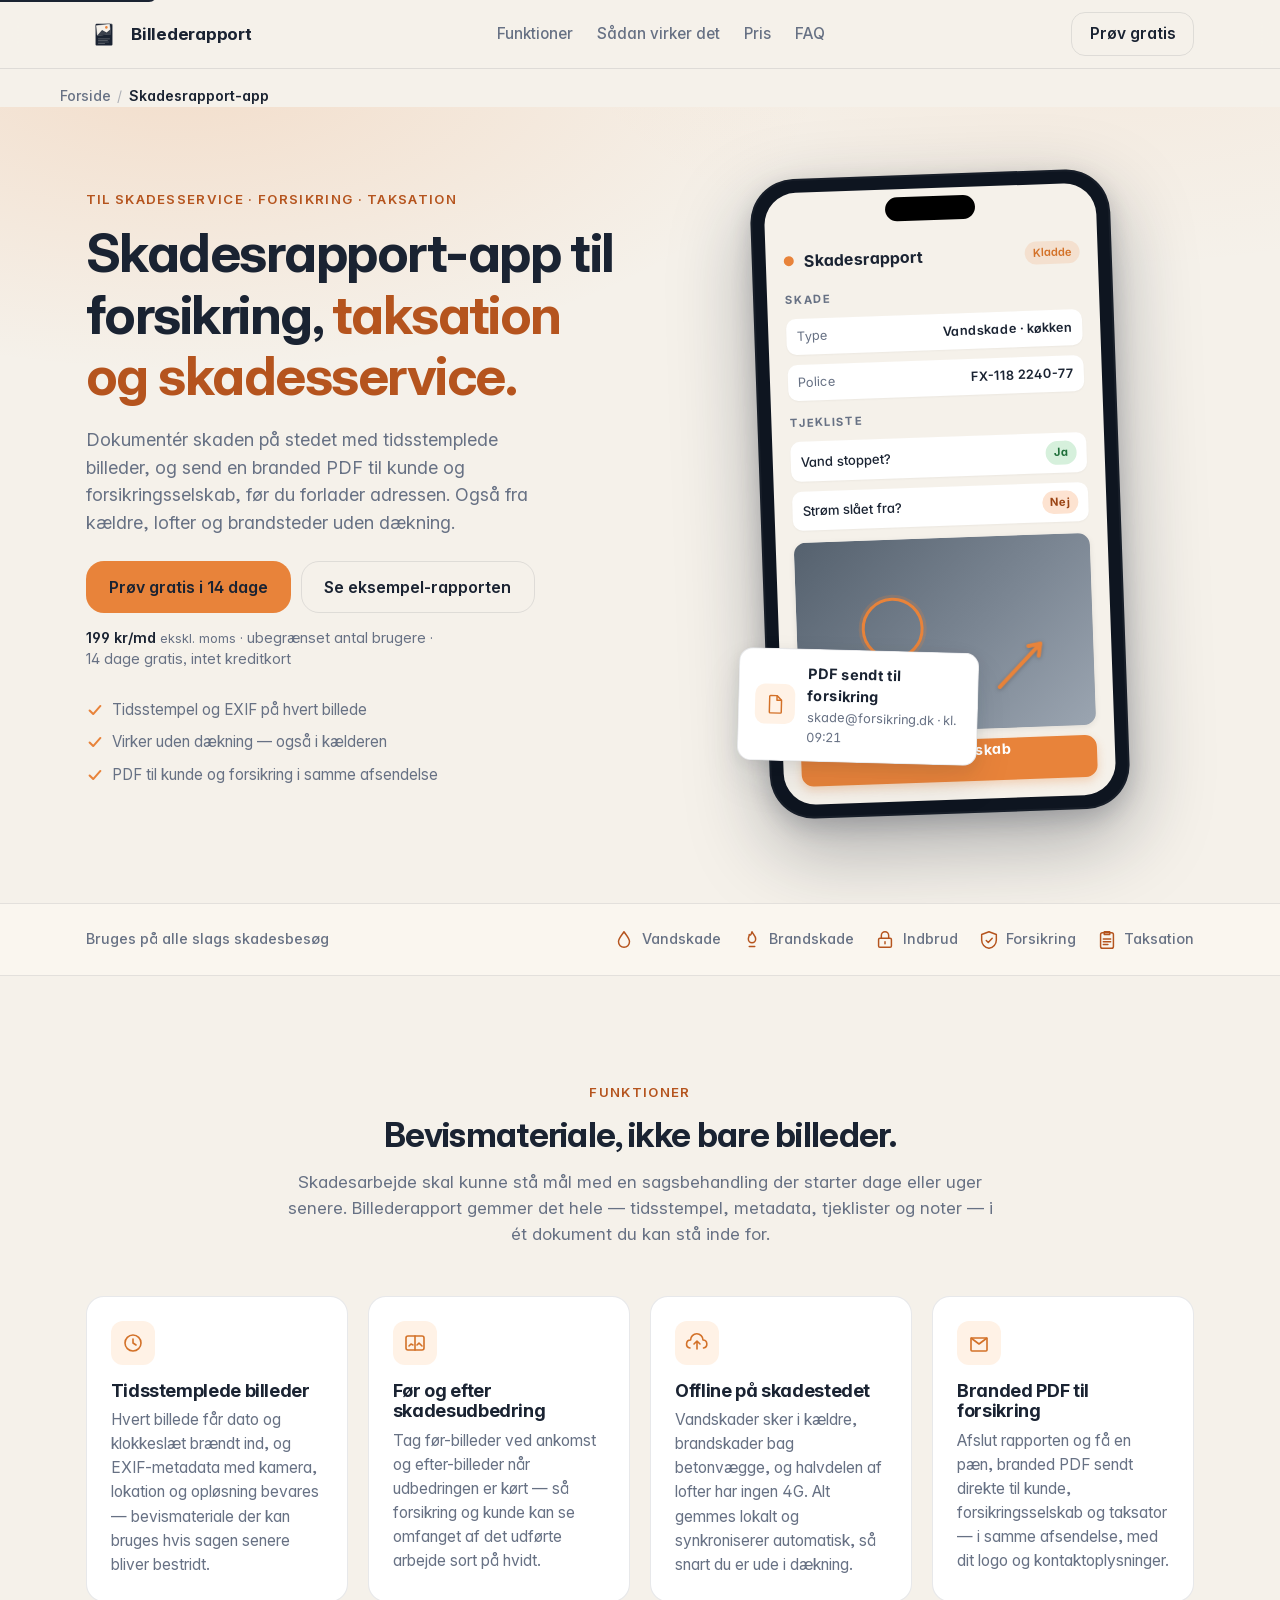
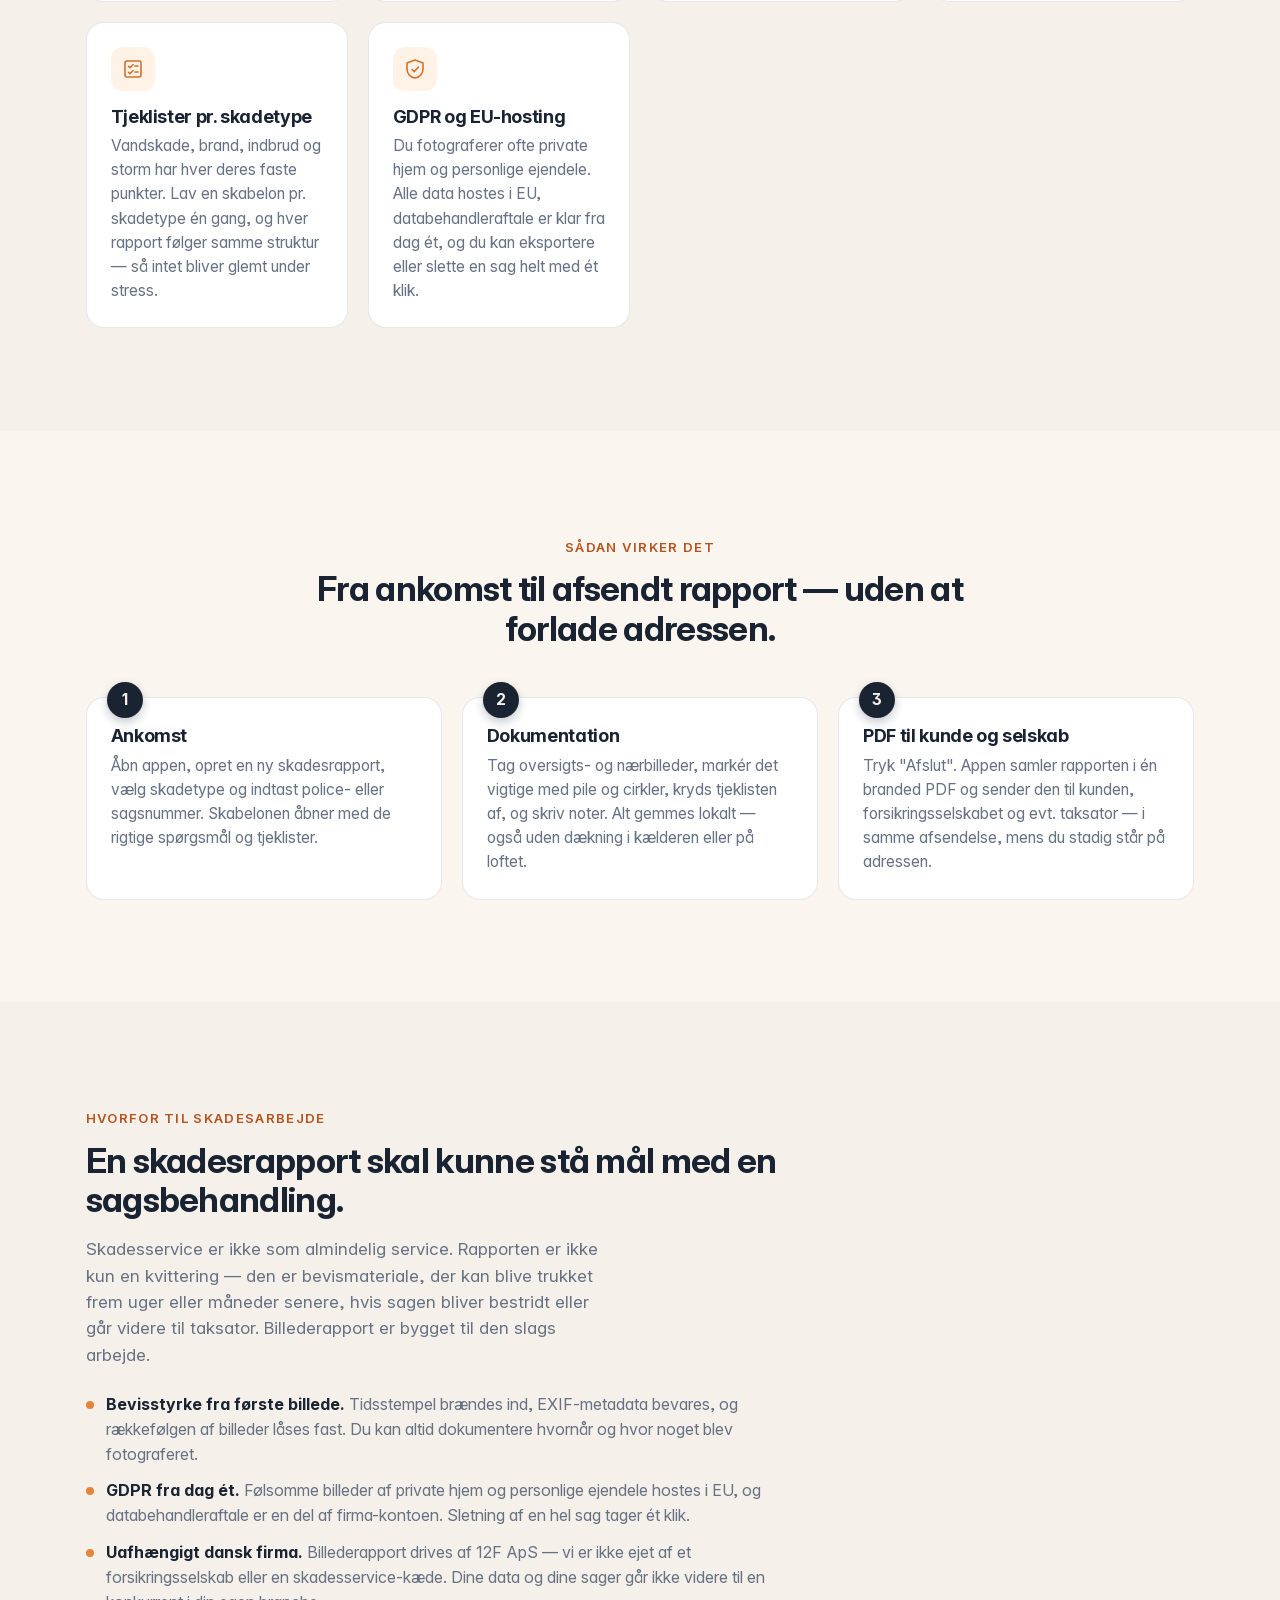
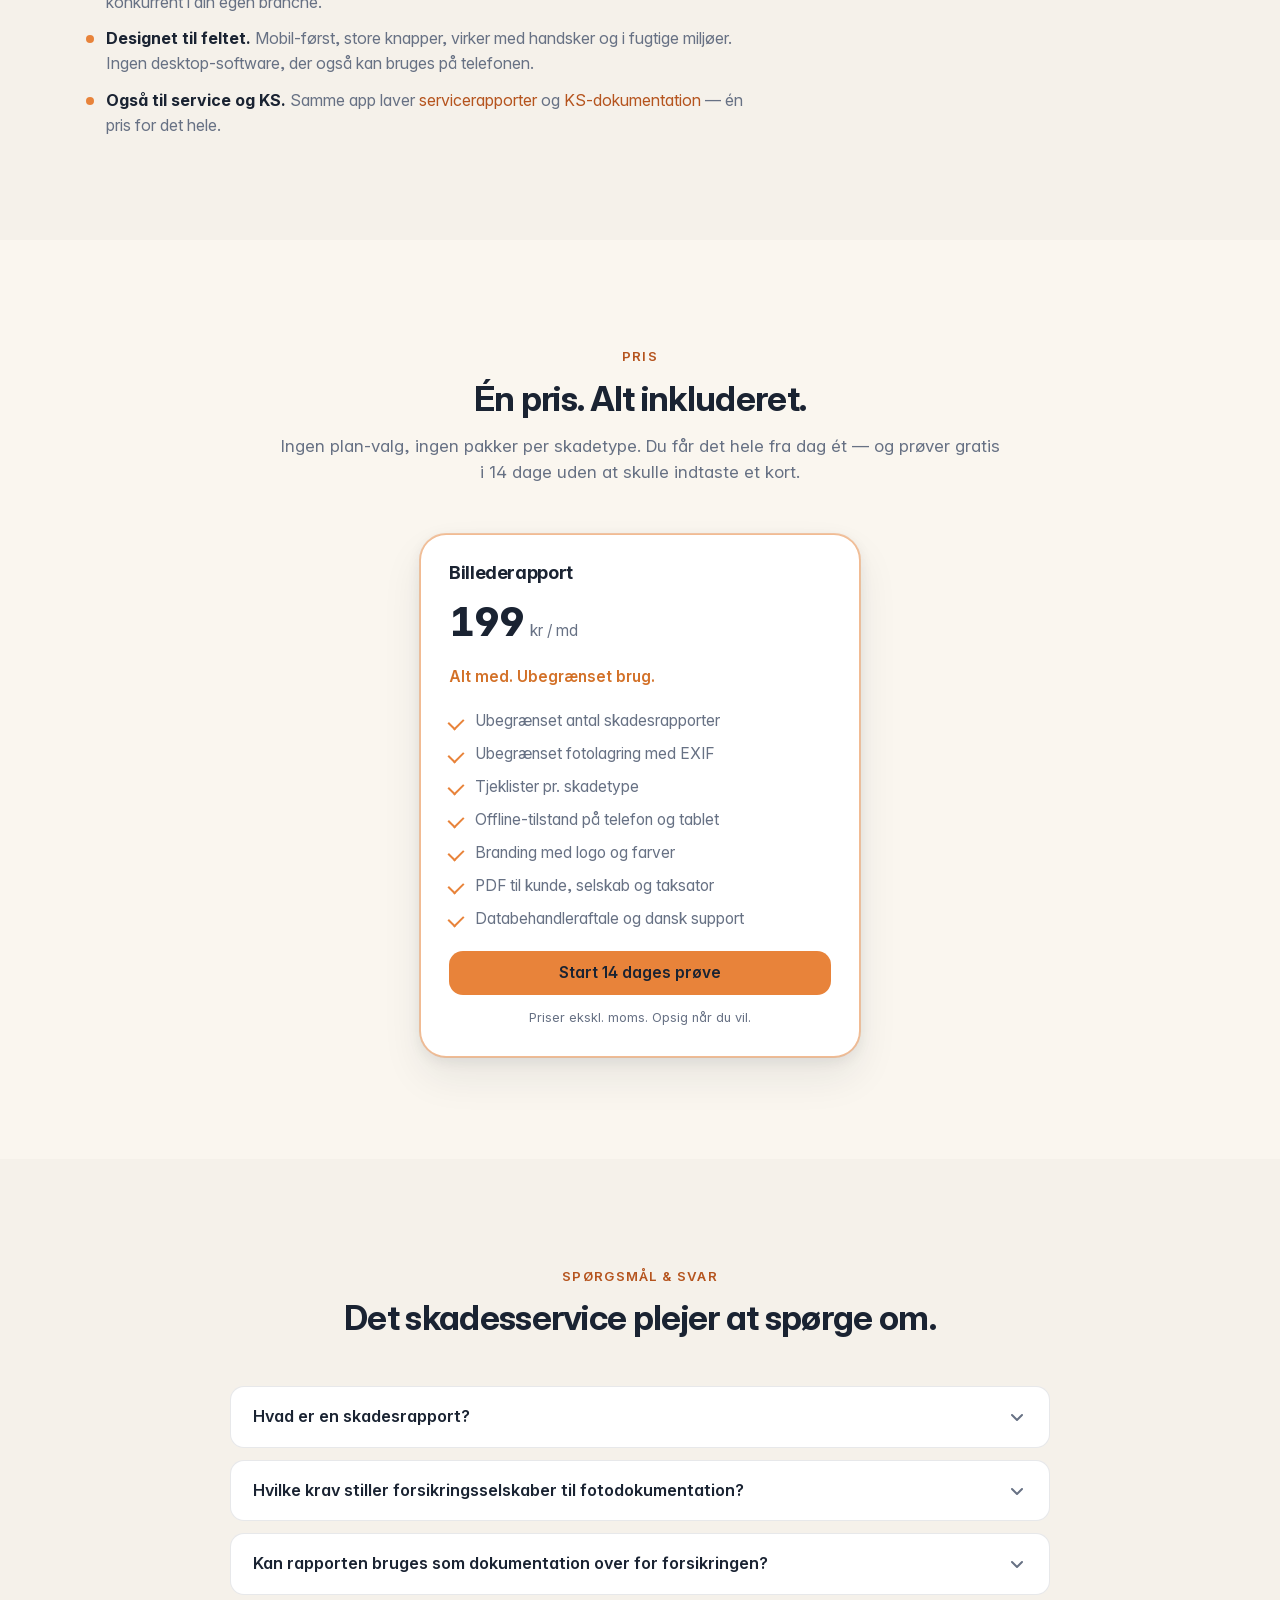
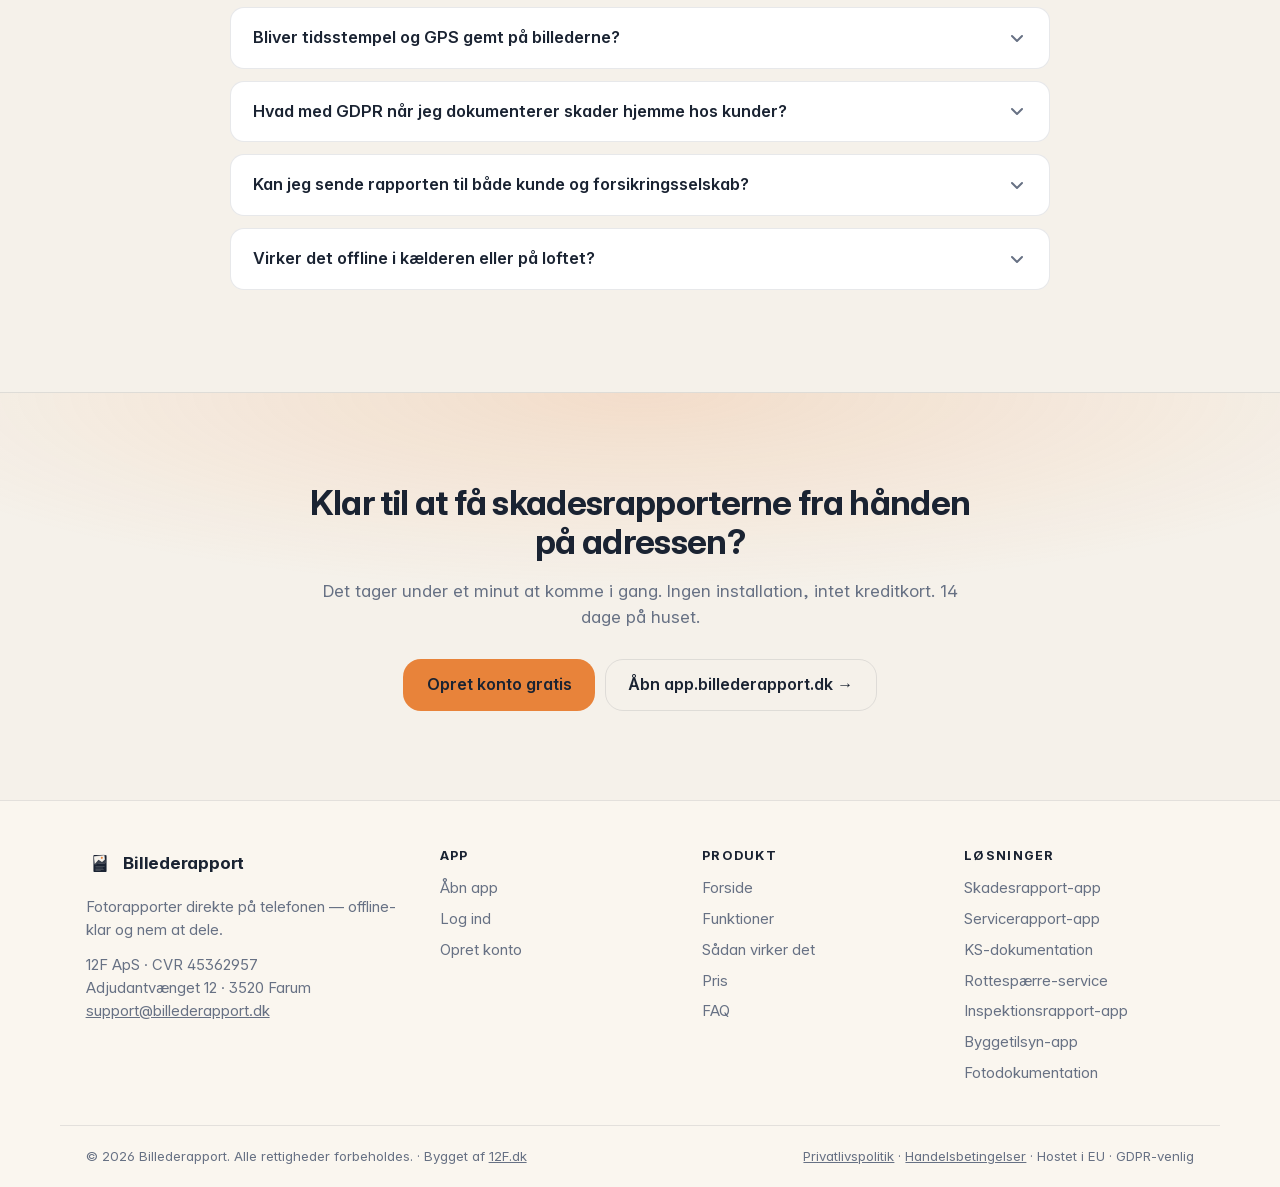
<file: skadesrapport-app/index.html>
<!doctype html>
<html lang="da">
  <head>
    <meta charset="utf-8" />
    <meta name="viewport" content="width=device-width, initial-scale=1, viewport-fit=cover" />
    <meta name="theme-color" content="#F5F1EA" media="(prefers-color-scheme: light)" />
    <meta name="theme-color" content="#0E1520" media="(prefers-color-scheme: dark)" />
    <meta name="color-scheme" content="light dark" />

    <title>Skadesrapport-app til forsikring og taksation | Billederapport</title>
    <meta name="description" content="Skadesrapport-app til skadesservice og taksation. Tidsstemplede billeder, virker offline, og branded PDF til kunde og selskab — inden du forlader adressen." />

    <meta property="og:type" content="website" />
    <meta property="og:locale" content="da_DK" />
    <meta property="og:title" content="Skadesrapport-app til forsikring og taksation" />
    <meta
      property="og:description"
      content="Dokumentér skaden på stedet — tidsstemplede billeder, offline, og branded PDF direkte til kunde og forsikringsselskab."
    />
    <meta property="og:image" content="https://billederapport.dk/assets/og/og-skadesrapport-app.png" />
    <meta property="og:image:width" content="1200" />
    <meta property="og:image:height" content="630" />
    <meta property="og:url" content="https://billederapport.dk/skadesrapport-app/" />
    <meta name="twitter:card" content="summary_large_image" />
    <meta name="twitter:image" content="https://billederapport.dk/assets/og/og-skadesrapport-app.png" />

    <link rel="icon" href="/favicon.ico" sizes="any" />
    <link rel="icon" type="image/svg+xml" href="/assets/logo/logo-color.svg" media="(prefers-color-scheme: light)" />
    <link rel="icon" type="image/svg+xml" href="/assets/logo/logo-dark.svg" media="(prefers-color-scheme: dark)" />
    <link rel="apple-touch-icon" sizes="180x180" href="/assets/logo/apple-touch-icon.png" />

    <link rel="canonical" href="https://billederapport.dk/skadesrapport-app/" />
    <link rel="alternate" hreflang="da-DK" href="https://billederapport.dk/skadesrapport-app/" />
    <link rel="alternate" hreflang="x-default" href="https://billederapport.dk/skadesrapport-app/" />

    <meta name="robots" content="index, follow, max-image-preview:large, max-snippet:-1, max-video-preview:-1" />
    <meta name="author" content="Billederapport" />
    <meta name="publisher" content="Billederapport" />
    <meta name="geo.region" content="DK" />
    <meta name="geo.placename" content="Denmark" />
    <meta name="language" content="Danish" />
    <meta name="keywords" content="skadesrapport app, skadesdokumentation app, forsikringsrapport, skadesrapport mobil, taksation, skadesservice, vandskade, brandskade, fotodokumentation, offline, GDPR" />

    <meta property="og:site_name" content="Billederapport" />
    <meta property="og:image:alt" content="Skadesrapport-app — fotodokumentation til forsikring og taksation" />
    <meta property="og:image:type" content="image/png" />
    <meta name="twitter:title" content="Skadesrapport-app til forsikring og taksation" />
    <meta name="twitter:description" content="Dokumentér skaden på stedet — tidsstemplede billeder, offline, og branded PDF direkte til kunde og forsikringsselskab." />
    <meta name="twitter:image:alt" content="Skadesrapport-app — fotodokumentation til forsikring og taksation" />

    <meta name="apple-mobile-web-app-title" content="Billederapport" />
    <meta name="application-name" content="Billederapport" />

    <link rel="preload" href="/assets/fonts/InterVariable-v2.woff2" as="font" type="font/woff2" crossorigin />
    <link rel="dns-prefetch" href="https://app.billederapport.dk" />
    <link rel="dns-prefetch" href="https://umami.robert-jensen.dk" />
    <style>
@font-face {
  font-family: 'InterVariable';
  font-style: normal;
  font-weight: 100 900;
  font-display: swap;
  src: url('/assets/fonts/InterVariable-v2.woff2') format('woff2-variations');
}

/* ---------- Tokens ---------- */
:root {
  --ink: #1a2332;
  --ink-soft: #3a4657;
  --ink-muted: #677184;
  --paper: #f5f1ea;
  --paper-soft: #faf6ef;
  --paper-strong: #ece6db;
  --accent: #e8833a;
  --accent-strong: #d37128;
  --accent-text: #b5541e;
  --accent-soft: #fff2e6;
  --dark-bg: #0e1520;
  --dark-surface: #141c2a;
  --dark-surface-2: #1c2637;
  --dark-border: #27344a;
  --ring: rgba(232, 131, 58, 0.35);
  --radius-sm: 8px;
  --radius: 14px;
  --radius-lg: 18px;
  --radius-xl: 26px;
  --shadow-sm: 0 1px 2px rgba(26, 35, 50, 0.06), 0 2px 6px rgba(26, 35, 50, 0.05);
  --shadow: 0 4px 14px rgba(26, 35, 50, 0.08), 0 20px 40px rgba(26, 35, 50, 0.08);
  --shadow-lg: 0 20px 60px rgba(26, 35, 50, 0.18);
  --bg: var(--paper);
  --surface: #ffffff;
  --surface-2: var(--paper-soft);
  --text: var(--ink);
  --text-muted: var(--ink-muted);
  --border: rgba(26, 35, 50, 0.1);
  --font-sans:
    'Inter', -apple-system, BlinkMacSystemFont, 'Segoe UI', Roboto, Helvetica,
    Arial, sans-serif;
}

@supports (font-variation-settings: normal) {
  :root {
    --font-sans:
      'InterVariable', -apple-system, BlinkMacSystemFont, 'Segoe UI', Roboto,
      Helvetica, Arial, sans-serif;
  }
}

@media (prefers-color-scheme: dark) {
  :root {
    --bg: var(--dark-bg);
    --surface: var(--dark-surface);
    --surface-2: var(--dark-surface-2);
    --text: #eef1f6;
    --text-muted: #8b97ad;
    --border: var(--dark-border);
    --paper-strong: #1c2637;
    --accent-soft: rgba(232, 131, 58, 0.14);
    --accent-text: #e8833a;
  }
}

/* ---------- Reset ---------- */
*,
*::before,
*::after {
  box-sizing: border-box;
}
html {
  -webkit-text-size-adjust: 100%;
  scroll-behavior: smooth;
  scroll-padding-top: 84px;
}
body {
  margin: 0;
  font-family: var(--font-sans);
  font-size: 17px;
  line-height: 1.55;
  color: var(--text);
  background: var(--bg);
  -webkit-font-smoothing: antialiased;
  -moz-osx-font-smoothing: grayscale;
  font-feature-settings: 'cv11', 'ss01', 'ss03';
}
img,
svg {
  display: block;
  max-width: 100%;
}
a {
  color: inherit;
}
h1,
h2,
h3,
h4 {
  margin: 0;
  color: var(--text);
  letter-spacing: -0.02em;
  font-weight: 700;
  line-height: 1.15;
}
h1 {
  font-size: clamp(2.1rem, 2.2vw + 1.6rem, 3.6rem);
  letter-spacing: -0.028em;
}
h2 {
  font-size: clamp(1.6rem, 1.2vw + 1.2rem, 2.4rem);
}
h3 {
  font-size: 1.125rem;
}
p {
  margin: 0;
}
ul,
ol {
  margin: 0;
  padding: 0;
  list-style: none;
}
button {
  font: inherit;
}

.skip-link {
  position: fixed;
  left: 0;
  top: -40px;
  background: var(--ink);
  color: var(--paper);
  padding: 0.5rem 0.75rem;
  border-radius: 0 0 8px 0;
  z-index: 100;
  text-decoration: none;
}
.skip-link:focus {
  top: 0;
}

/* ---------- Layout ---------- */
.container {
  width: 100%;
  max-width: 1160px;
  margin: 0 auto;
  padding: 0 clamp(1rem, 2vw, 2rem);
}

.section {
  padding: clamp(4rem, 8vw, 7rem) 0;
}
.section-alt {
  background: var(--surface-2);
}

.section-head {
  max-width: 720px;
  margin: 0 auto 3rem;
  text-align: center;
}
.section-head .section-lede {
  margin-top: 0.9rem;
  color: var(--text-muted);
  font-size: 1.0625rem;
}

.eyebrow {
  display: inline-block;
  margin-bottom: 0.75rem;
  color: var(--accent-text);
  font-size: 0.825rem;
  font-weight: 600;
  letter-spacing: 0.1em;
  text-transform: uppercase;
}

.accent {
  color: var(--accent-text);
}

/* ---------- Buttons ---------- */
.btn {
  display: inline-flex;
  align-items: center;
  justify-content: center;
  gap: 0.4rem;
  height: 44px;
  padding: 0 1.1rem;
  border-radius: var(--radius);
  font-size: 0.975rem;
  font-weight: 600;
  text-decoration: none;
  border: 1px solid transparent;
  transition:
    transform 0.08s ease,
    background-color 0.15s ease,
    border-color 0.15s ease,
    box-shadow 0.15s ease,
    opacity 0.15s ease;
  white-space: nowrap;
}
.btn:active {
  transform: scale(0.985);
}
.btn:focus-visible {
  outline: none;
  box-shadow: 0 0 0 3px var(--ring);
}
.btn-primary {
  background: var(--accent);
  color: var(--ink);
}
.btn-primary:hover {
  background: var(--accent-strong);
  color: var(--ink);
}
.btn-ghost {
  background: transparent;
  color: var(--text);
  border-color: var(--border);
}
.btn-ghost:hover {
  background: var(--surface-2);
}
.btn-lg {
  height: 52px;
  padding: 0 1.4rem;
  font-size: 1rem;
  border-radius: var(--radius-lg);
}
.btn-block {
  width: 100%;
}

.link {
  text-decoration: none;
  color: var(--text);
  font-weight: 500;
  opacity: 0.8;
}
.link:hover {
  opacity: 1;
}

/* Shared focus ring for non-button interactive elements */
.link:focus-visible,
.brand:focus-visible,
.nav-links a:focus-visible,
.nav-actions .link:focus-visible,
.footer-col a:focus-visible,
.cta-row a:focus-visible,
.crumbs a:focus-visible {
  outline: none;
  box-shadow: 0 0 0 3px var(--ring);
  border-radius: 6px;
  opacity: 1;
}

/* ---------- Header ---------- */
.site-header {
  position: sticky;
  top: 0;
  z-index: 20;
  background: color-mix(in srgb, var(--bg) 85%, transparent);
  backdrop-filter: saturate(1.2) blur(14px);
  -webkit-backdrop-filter: saturate(1.2) blur(14px);
  border-bottom: 1px solid var(--border);
}
.nav {
  display: flex;
  align-items: center;
  justify-content: space-between;
  height: 68px;
  gap: 1rem;
}
.brand {
  display: inline-flex;
  align-items: center;
  gap: 0.6rem;
  text-decoration: none;
  color: var(--text);
  font-weight: 700;
  letter-spacing: -0.015em;
}
.brand-name {
  font-size: 1.0625rem;
}
.brand-mark {
  border-radius: 8px;
}
.brand-mark-dark {
  display: none;
}
@media (prefers-color-scheme: dark) {
  .brand-mark-light {
    display: none;
  }
  .brand-mark-dark {
    display: block;
  }
}

.nav-links {
  display: none;
  gap: 1.5rem;
  font-size: 0.95rem;
}
.nav-links a {
  text-decoration: none;
  color: var(--text-muted);
  font-weight: 500;
}
.nav-links a:hover {
  color: var(--text);
}
.nav-actions {
  display: flex;
  align-items: center;
  gap: 0.5rem;
}
.nav-actions .link {
  display: inline-flex;
  align-items: center;
  justify-content: center;
  height: 40px;
  padding: 0 0.85rem;
  border-radius: var(--radius);
  border: 1px solid var(--border);
  font-size: 0.9rem;
  font-weight: 600;
  opacity: 1;
  color: var(--text);
  transition:
    background-color 0.15s ease,
    border-color 0.15s ease;
}
.nav-actions .link:hover {
  background: var(--surface-2);
}
@media (min-width: 760px) {
  .nav-links {
    display: flex;
  }
  .nav-actions {
    gap: 0.75rem;
  }
  .nav-actions .link {
    height: auto;
    padding: 0;
    border: none;
    font-size: 0.95rem;
    font-weight: 500;
    opacity: 0.8;
    border-radius: 0;
  }
  .nav-actions .link:hover {
    background: transparent;
    opacity: 1;
  }
}
@media (max-width: 399px) {
  .brand-name {
    display: none;
  }
  .nav-actions .link {
    padding: 0 0.7rem;
    font-size: 0.85rem;
  }
  .btn {
    padding: 0 0.85rem;
    font-size: 0.9rem;
  }
}

/* ---------- Breadcrumbs ---------- */
.crumbs {
  padding: 1rem 0 0;
  font-size: 0.875rem;
  color: var(--text-muted);
}
.crumbs ol {
  display: flex;
  flex-wrap: wrap;
  gap: 0.4rem;
  align-items: center;
}
.crumbs li {
  display: inline-flex;
  align-items: center;
  gap: 0.4rem;
}
.crumbs a {
  color: var(--text-muted);
  text-decoration: none;
  font-weight: 500;
}
.crumbs a:hover {
  color: var(--text);
}
.crumbs li[aria-current='page'] {
  color: var(--text);
  font-weight: 600;
}
.crumbs-sep {
  opacity: 0.5;
}

/* ---------- Hero ---------- */
.hero {
  position: relative;
  padding: clamp(2rem, 4vw, 3.5rem) 0 clamp(4rem, 7vw, 6rem);
  overflow: hidden;
}
.hero::before {
  content: '';
  position: absolute;
  inset: -20% -10% auto -10%;
  height: 70%;
  background: radial-gradient(
      60% 80% at 20% 20%,
      rgba(232, 131, 58, 0.18) 0%,
      transparent 70%
    ),
    radial-gradient(
      60% 80% at 80% 10%,
      rgba(232, 131, 58, 0.08) 0%,
      transparent 60%
    );
  z-index: 0;
  pointer-events: none;
}
.hero-grid {
  position: relative;
  display: grid;
  grid-template-columns: 1fr;
  gap: clamp(2.5rem, 5vw, 4.5rem);
  align-items: center;
}
@media (min-width: 900px) {
  .hero-grid {
    grid-template-columns: 1.05fr 1fr;
  }
}
.hero-copy .lede {
  margin-top: 1.15rem;
  color: var(--text-muted);
  font-size: 1.125rem;
  max-width: 42ch;
}
.cta-row {
  display: flex;
  flex-wrap: wrap;
  gap: 0.6rem;
  margin-top: 1.5rem;
}
.cta-row-centered {
  justify-content: center;
}
.hero-price {
  margin-top: 0.85rem;
  color: var(--text-muted);
  font-size: 0.9rem;
  line-height: 1.5;
}
.hero-price strong {
  color: var(--text);
  font-weight: 600;
}
.hero-price-vat {
  font-size: 0.8rem;
}
.hero-price-item {
  white-space: nowrap;
}

.trust-points {
  margin-top: 1.75rem;
  display: grid;
  gap: 0.55rem;
  color: var(--text-muted);
  font-size: 0.95rem;
}
.trust-points li {
  display: flex;
  align-items: center;
  gap: 0.55rem;
}
.trust-points svg {
  color: var(--accent);
  flex: 0 0 auto;
}

/* ---------- Hero visual: phone mock ---------- */
.hero-visual {
  position: relative;
  justify-self: center;
  width: 100%;
  max-width: 360px;
  aspect-ratio: 9 / 16;
  margin-top: 1rem;
}
.phone {
  position: relative;
  width: 100%;
  height: 100%;
  background: #0e1520;
  border-radius: 44px;
  padding: 14px;
  box-shadow:
    0 0 0 2px rgba(255, 255, 255, 0.04) inset,
    0 30px 80px rgba(26, 35, 50, 0.35),
    0 8px 22px rgba(26, 35, 50, 0.18);
  transform: rotate(-2deg);
}
.phone-notch {
  position: absolute;
  top: 22px;
  left: 50%;
  transform: translateX(-50%);
  width: 90px;
  height: 24px;
  background: #000;
  border-radius: 999px;
  z-index: 2;
}
.phone-screen {
  position: relative;
  width: 100%;
  height: 100%;
  background: var(--paper);
  color: var(--ink);
  border-radius: 32px;
  overflow: hidden;
  padding: 56px 18px 18px;
  display: flex;
  flex-direction: column;
  gap: 10px;
}
.mock-header {
  display: flex;
  align-items: center;
  gap: 0.6rem;
  margin-bottom: 4px;
}
.mock-dot {
  width: 10px;
  height: 10px;
  border-radius: 999px;
  background: var(--accent);
}
.mock-title {
  font-size: 1rem;
  font-weight: 700;
  color: var(--ink);
  flex: 1;
}
.mock-badge {
  font-size: 0.7rem;
  font-weight: 600;
  padding: 3px 8px;
  border-radius: 999px;
  background: rgba(232, 131, 58, 0.15);
  color: var(--accent-strong);
}
.mock-section-title {
  font-size: 0.7rem;
  font-weight: 700;
  letter-spacing: 0.1em;
  text-transform: uppercase;
  color: var(--ink-muted);
  margin-top: 4px;
}
.mock-row {
  display: flex;
  justify-content: space-between;
  gap: 0.75rem;
  background: #fff;
  border-radius: 10px;
  padding: 8px 10px;
  font-size: 0.8rem;
  box-shadow: 0 1px 2px rgba(0, 0, 0, 0.04);
}
.mock-label {
  color: var(--ink-muted);
}
.mock-value {
  color: var(--ink);
  font-weight: 600;
  text-align: right;
}
.mock-q {
  display: flex;
  justify-content: space-between;
  align-items: center;
  gap: 0.5rem;
  background: #fff;
  border-radius: 10px;
  padding: 8px 10px;
  font-size: 0.82rem;
  box-shadow: 0 1px 2px rgba(0, 0, 0, 0.04);
}
.mock-q-text {
  color: var(--ink);
  font-weight: 500;
}
.mock-pill {
  font-size: 0.7rem;
  padding: 3px 8px;
  border-radius: 999px;
  font-weight: 700;
}
.pill-ok {
  background: #d6f0dc;
  color: #1f6f3a;
}
.pill-no {
  background: #fde3d1;
  color: #9a4414;
}
.mock-photo {
  position: relative;
  flex: 1;
  min-height: 90px;
  margin-top: 2px;
  border-radius: 12px;
  background:
    linear-gradient(135deg, #55616e 0%, #7a8592 55%, #9ba5b1 100%),
    #8a94a0;
  overflow: hidden;
  box-shadow: 0 2px 6px rgba(0, 0, 0, 0.08);
}
.photo-anno-circle {
  position: absolute;
  left: 22%;
  top: 30%;
  width: 62px;
  height: 62px;
  border: 3px solid var(--accent);
  border-radius: 999px;
  box-shadow: 0 0 0 3px rgba(232, 131, 58, 0.2);
}
.photo-anno-arrow {
  position: absolute;
  right: 14%;
  bottom: 18%;
  filter: drop-shadow(0 1px 2px rgba(0, 0, 0, 0.25));
}
.photo-timestamp {
  position: absolute;
  left: 10px;
  bottom: 8px;
  font-size: 0.65rem;
  font-weight: 600;
  padding: 3px 8px;
  border-radius: 6px;
  background: rgba(14, 21, 32, 0.7);
  color: #fff;
  letter-spacing: 0.02em;
  font-variant-numeric: tabular-nums;
  font-feature-settings: 'tnum' 1, 'cv11', 'ss01', 'ss03';
}
.mock-cta {
  margin-top: auto;
  height: 42px;
  border: none;
  border-radius: 12px;
  background: var(--accent);
  color: #fff;
  font-weight: 700;
  font-size: 0.9rem;
  box-shadow: 0 4px 10px rgba(232, 131, 58, 0.3);
}

.hero-card {
  position: absolute;
  left: -6%;
  bottom: 8%;
  display: flex;
  align-items: center;
  gap: 0.75rem;
  padding: 0.8rem 1rem;
  background: var(--surface);
  border-radius: var(--radius);
  box-shadow: var(--shadow);
  border: 1px solid var(--border);
  max-width: 240px;
  transform: rotate(1.5deg);
}
.hero-card-icon {
  width: 40px;
  height: 40px;
  display: flex;
  align-items: center;
  justify-content: center;
  border-radius: 10px;
  background: var(--accent-soft);
  color: var(--accent-strong);
  flex: 0 0 auto;
}
.hero-card-title {
  font-size: 0.9rem;
  font-weight: 700;
  color: var(--text);
}
.hero-card-sub {
  font-size: 0.8rem;
  color: var(--text-muted);
  margin-top: 1px;
  font-variant-numeric: tabular-nums;
  font-feature-settings: 'tnum' 1, 'cv11', 'ss01', 'ss03';
}

@media (max-width: 899px) {
  .hero-card {
    position: static;
    left: auto;
    right: auto;
    bottom: auto;
    transform: none;
    margin: 1.25rem auto 0;
    max-width: 340px;
  }
}

@media (max-width: 480px) {
  .hero-visual {
    max-width: 300px;
  }
  .phone {
    transform: none;
  }
  .hero-card {
    max-width: 100%;
  }
}

@media (max-width: 420px) {
  .eyebrow {
    letter-spacing: 0.05em;
    font-size: 0.78rem;
  }
}

/* ---------- Strip ---------- */
.strip {
  padding: 1.5rem 0;
  border-top: 1px solid var(--border);
  border-bottom: 1px solid var(--border);
  background: var(--surface-2);
}
.strip-inner {
  display: flex;
  flex-wrap: wrap;
  align-items: center;
  gap: 1.2rem;
  justify-content: space-between;
}
.strip-text {
  color: var(--text-muted);
  font-size: 0.9rem;
  font-weight: 500;
}
.strip-icons {
  display: flex;
  flex-wrap: wrap;
  gap: 1.25rem;
  color: var(--text-muted);
  font-size: 0.9rem;
  font-weight: 500;
}
.strip-icons li {
  display: inline-flex;
  align-items: center;
  gap: 0.4rem;
}
.strip-icons svg {
  color: var(--accent-text);
  flex: 0 0 auto;
}

/* ---------- Features ---------- */
.feature-grid {
  display: grid;
  gap: 1.25rem;
  grid-template-columns: repeat(auto-fit, minmax(260px, 1fr));
}
.feature {
  padding: 1.5rem;
  background: var(--surface);
  border: 1px solid var(--border);
  border-radius: var(--radius-lg);
  transition:
    transform 0.15s ease,
    box-shadow 0.15s ease,
    border-color 0.15s ease;
}
.feature:hover {
  transform: translateY(-2px);
  box-shadow: var(--shadow);
  border-color: color-mix(in srgb, var(--accent) 30%, var(--border));
}
.feature-icon {
  width: 44px;
  height: 44px;
  border-radius: 12px;
  background: var(--accent-soft);
  color: var(--accent-strong);
  display: flex;
  align-items: center;
  justify-content: center;
  margin-bottom: 1rem;
}
.feature h3 {
  margin-bottom: 0.4rem;
}
.feature p {
  color: var(--text-muted);
  font-size: 0.975rem;
}

/* ---------- Steps ---------- */
.steps {
  display: grid;
  gap: 1.25rem;
  grid-template-columns: repeat(auto-fit, minmax(260px, 1fr));
  counter-reset: step;
}
.step {
  position: relative;
  padding: 1.75rem 1.5rem 1.5rem;
  background: var(--surface);
  border: 1px solid var(--border);
  border-radius: var(--radius-lg);
}
.step-num {
  position: absolute;
  top: -16px;
  left: 20px;
  width: 36px;
  height: 36px;
  display: flex;
  align-items: center;
  justify-content: center;
  border-radius: 999px;
  background: var(--ink);
  color: var(--paper);
  font-weight: 700;
  font-size: 0.95rem;
  box-shadow: 0 4px 10px rgba(26, 35, 50, 0.25);
}
@media (prefers-color-scheme: dark) {
  .step-num {
    background: var(--accent);
    color: #fff;
  }
}
.step h3 {
  margin-bottom: 0.45rem;
}
.step p {
  color: var(--text-muted);
  font-size: 0.975rem;
}

/* ---------- Why ---------- */
.why-copy .section-lede {
  margin-top: 1rem;
  color: var(--text-muted);
  font-size: 1.0625rem;
  max-width: 52ch;
}
.why-list {
  margin-top: 1.5rem;
  display: grid;
  gap: 0.75rem;
  color: var(--text-muted);
  font-size: 1rem;
  max-width: 68ch;
}
.why-list li {
  padding-left: 1.25rem;
  position: relative;
}
.why-list li::before {
  content: '';
  position: absolute;
  left: 0;
  top: 0.55em;
  width: 8px;
  height: 8px;
  border-radius: 999px;
  background: var(--accent);
}
.why-list strong {
  color: var(--text);
}
.why-list a {
  color: var(--accent-text);
  text-decoration: none;
}
.why-list a:hover {
  text-decoration: underline;
}
.why-list a:focus-visible {
  outline: none;
  box-shadow: 0 0 0 3px var(--ring);
  border-radius: 6px;
}

/* ---------- Plans ---------- */
.plans {
  display: grid;
  gap: 1.25rem;
  grid-template-columns: repeat(auto-fit, minmax(280px, 1fr));
  max-width: 820px;
  margin: 0 auto;
}
.plans-single {
  max-width: 440px;
  grid-template-columns: 1fr;
}
.plan-tagline {
  margin: -0.5rem 0 1.25rem;
  color: var(--accent-strong);
  font-weight: 600;
  font-size: 0.95rem;
}
.plan {
  position: relative;
  padding: 1.75rem;
  background: var(--surface);
  border: 1px solid var(--border);
  border-radius: var(--radius-xl);
  display: flex;
  flex-direction: column;
}
.plan-featured {
  border-color: color-mix(in srgb, var(--accent) 55%, transparent);
  box-shadow:
    0 0 0 1px color-mix(in srgb, var(--accent) 40%, transparent),
    var(--shadow);
}
.plan-badge {
  position: absolute;
  top: -12px;
  right: 20px;
  background: var(--accent);
  color: #fff;
  font-size: 0.75rem;
  font-weight: 700;
  letter-spacing: 0.06em;
  padding: 5px 10px;
  border-radius: 999px;
}
.plan-name {
  font-size: 1.125rem;
  color: var(--text);
}
.plan-price {
  margin: 0.5rem 0 1.25rem;
  display: flex;
  align-items: baseline;
  color: var(--text);
}
.plan-amount {
  font-size: 2.5rem;
  font-weight: 800;
  letter-spacing: -0.025em;
  color: var(--text);
  font-variant-numeric: tabular-nums;
  font-feature-settings: 'tnum' 1, 'cv11', 'ss01', 'ss03';
}
.plan-unit {
  margin-left: 0.35rem;
  color: var(--text-muted);
  font-size: 0.95rem;
}
.plan-list {
  flex: 1;
  display: grid;
  gap: 0.55rem;
  margin-bottom: 1.25rem;
  color: var(--text-muted);
}
.plan-list li {
  padding-left: 1.6rem;
  position: relative;
  font-size: 0.975rem;
}
.plan-list li::before {
  content: '';
  position: absolute;
  left: 0;
  top: 0.5em;
  width: 14px;
  height: 10px;
  border-left: 2px solid var(--accent);
  border-bottom: 2px solid var(--accent);
  transform: rotate(-45deg);
}
.plan-foot {
  margin-top: 0.85rem;
  font-size: 0.8rem;
  color: var(--text-muted);
  text-align: center;
}

/* ---------- CTA ---------- */
.cta {
  padding: clamp(3.5rem, 7vw, 6rem) 0;
  background:
    radial-gradient(
      90% 70% at 50% 0%,
      rgba(232, 131, 58, 0.18) 0%,
      transparent 70%
    ),
    var(--bg);
  border-top: 1px solid var(--border);
}
.cta-inner {
  text-align: center;
  max-width: 720px;
  margin: 0 auto;
}
.cta p {
  margin-top: 1rem;
  color: var(--text-muted);
  font-size: 1.0625rem;
}
.cta-inner .cta-row {
  margin-top: 1.75rem;
}

/* ---------- Footer ---------- */
.site-footer {
  background: var(--surface-2);
  border-top: 1px solid var(--border);
  padding: 3rem 0 1.25rem;
  color: var(--text-muted);
  font-size: 0.925rem;
}
.footer-grid {
  display: grid;
  gap: 2rem;
  grid-template-columns: 1fr;
}
@media (min-width: 680px) {
  .footer-grid {
    grid-template-columns: 1.4fr repeat(3, 1fr);
  }
}
.footer-tag {
  margin-top: 0.75rem;
  max-width: 36ch;
  color: var(--text-muted);
}
.footer-col {
  display: grid;
  gap: 0.5rem;
  align-content: start;
}
.footer-col h3 {
  font-size: 0.8rem;
  letter-spacing: 0.1em;
  text-transform: uppercase;
  color: var(--text);
  margin: 0 0 0.3rem;
  font-weight: 700;
}
.footer-col a {
  color: var(--text-muted);
  text-decoration: none;
}
.footer-col a:hover {
  color: var(--text);
}
.footer-bottom {
  margin-top: 2.5rem;
  padding-top: 1.25rem;
  border-top: 1px solid var(--border);
  display: flex;
  flex-wrap: wrap;
  justify-content: space-between;
  gap: 0.5rem;
  font-size: 0.825rem;
}
.footer-org {
  margin-top: 0.75rem;
  color: var(--text-muted);
}
.footer-org a {
  color: var(--text-muted);
}
.footer-org a:hover,
.footer-bottom a:hover {
  color: var(--text);
}
.footer-bottom a {
  color: var(--text-muted);
}
.footer-org a:focus-visible,
.footer-bottom a:focus-visible {
  outline: none;
  box-shadow: 0 0 0 3px var(--ring);
  border-radius: 6px;
}

/* ---------- Motion ---------- */
@media (prefers-reduced-motion: reduce) {
  *,
  *::before,
  *::after {
    transition-duration: 0.001ms !important;
    animation-duration: 0.001ms !important;
    scroll-behavior: auto !important;
  }
  .phone {
    transform: none;
  }
  .hero-card {
    transform: none;
  }
}

/* ---------- FAQ ---------- */
.faq-list {
  display: grid;
  gap: 12px;
  max-width: 820px;
  margin: 0 auto;
}
.faq-item {
  background: var(--surface);
  border: 1px solid var(--border);
  border-radius: var(--radius);
  overflow: hidden;
  transition: border-color 0.15s ease, box-shadow 0.15s ease;
}
.faq-item[open] {
  border-color: rgba(232, 131, 58, 0.45);
  box-shadow: var(--shadow);
}
.faq-item summary {
  display: flex;
  align-items: center;
  justify-content: space-between;
  gap: 16px;
  padding: 18px 22px;
  cursor: pointer;
  list-style: none;
  font-weight: 600;
  color: var(--text);
}
.faq-item summary::-webkit-details-marker {
  display: none;
}
.faq-item summary:focus-visible {
  outline: 3px solid var(--ring);
  outline-offset: 2px;
}
.faq-q {
  font-size: 1.02rem;
  line-height: 1.45;
}
.faq-chev {
  flex-shrink: 0;
  color: var(--ink-muted);
  transition: transform 0.18s ease;
}
.faq-item[open] .faq-chev {
  transform: rotate(180deg);
  color: var(--accent-text);
}
.faq-item p {
  margin: 0;
  padding: 0 22px 22px;
  color: var(--text-muted);
  line-height: 1.65;
  max-width: 70ch;
}
@media (max-width: 600px) {
  .faq-item summary {
    padding: 16px 18px;
  }
  .faq-item p {
    padding: 0 18px 18px;
  }
  .faq-q {
    font-size: 0.98rem;
  }
}
    </style>

    <script type="application/ld+json">
    {
      "@context": "https://schema.org",
      "@graph": [
        {
          "@type": "Organization",
          "@id": "https://billederapport.dk/#organization",
          "name": "Billederapport",
          "url": "https://billederapport.dk/",
          "logo": {
            "@type": "ImageObject",
            "url": "https://billederapport.dk/assets/logo/logo-color.svg",
            "width": 512,
            "height": 512
          },
          "image": "https://billederapport.dk/assets/og/og-card.png",
          "description": "Dansk-udviklet mobil app til fotorapporter, inspektioner og skadesdokumentation. Offline-klar, GDPR-venlig og hostet i EU.",
          "areaServed": { "@type": "Country", "name": "DK" },
          "legalName": "12F ApS",
          "vatID": "DK45362957",
          "address": {
            "@type": "PostalAddress",
            "streetAddress": "Adjudantvænget 12",
            "postalCode": "3520",
            "addressLocality": "Farum",
            "addressCountry": "DK"
          },
          "contactPoint": {
            "@type": "ContactPoint",
            "contactType": "customer support",
            "email": "support@billederapport.dk",
            "availableLanguage": "da"
          },
          "sameAs": []
        },
        {
          "@type": "WebSite",
          "@id": "https://billederapport.dk/#website",
          "url": "https://billederapport.dk/",
          "name": "Billederapport",
          "inLanguage": "da-DK",
          "publisher": { "@id": "https://billederapport.dk/#organization" }
        },
        {
          "@type": "SoftwareApplication",
          "@id": "https://billederapport.dk/#app",
          "name": "Billederapport",
          "operatingSystem": "Web, iOS, Android (PWA)",
          "applicationCategory": "BusinessApplication",
          "applicationSubCategory": "FieldServiceManagement",
          "url": "https://app.billederapport.dk",
          "downloadUrl": "https://app.billederapport.dk",
          "softwareVersion": "1.0",
          "inLanguage": "da-DK",
          "publisher": { "@id": "https://billederapport.dk/#organization" },
          "offers": {
            "@type": "Offer",
            "price": "199",
            "priceCurrency": "DKK",
            "category": "subscription",
            "availability": "https://schema.org/InStock",
            "url": "https://app.billederapport.dk/signup",
            "eligibleRegion": { "@type": "Country", "name": "DK" }
          }
        },
        {
          "@type": "WebPage",
          "@id": "https://billederapport.dk/skadesrapport-app/#webpage",
          "url": "https://billederapport.dk/skadesrapport-app/",
          "name": "Skadesrapport-app til forsikring og taksation",
          "description": "Skadesrapport app til skadesservice, forsikring og taksation. Dokumentér på stedet med tidsstemplede billeder, virk offline, og send branded PDF til kunde og selskab.",
          "inLanguage": "da-DK",
          "isPartOf": { "@id": "https://billederapport.dk/#website" },
          "about": { "@id": "https://billederapport.dk/#app" },
          "primaryImageOfPage": "https://billederapport.dk/assets/og/og-skadesrapport-app.png",
          "breadcrumb": { "@id": "https://billederapport.dk/skadesrapport-app/#breadcrumb" }
        },
        {
          "@type": "BreadcrumbList",
          "@id": "https://billederapport.dk/skadesrapport-app/#breadcrumb",
          "itemListElement": [
            {
              "@type": "ListItem",
              "position": 1,
              "name": "Forside",
              "item": "https://billederapport.dk/"
            },
            {
              "@type": "ListItem",
              "position": 2,
              "name": "Skadesrapport-app",
              "item": "https://billederapport.dk/skadesrapport-app/"
            }
          ]
        },
        {
          "@type": "FAQPage",
          "@id": "https://billederapport.dk/skadesrapport-app/#faq",
          "mainEntity": [
            {
              "@type": "Question",
              "name": "Hvad er en skadesrapport?",
              "acceptedAnswer": {
                "@type": "Answer",
                "text": "En skadesrapport er en struktureret dokumentation af en skade — typisk vand-, brand-, indbruds- eller stormskade. Den indeholder billeder af skadens omfang, en beskrivelse af årsag og forløb, samt relevante målinger og noter. Med Billederapport laver du rapporten på telefonen mens du står på skadestedet, og sender en færdig PDF til kunden og forsikringsselskabet, før du forlader adressen."
              }
            },
            {
              "@type": "Question",
              "name": "Hvilke krav stiller forsikringsselskaber til fotodokumentation?",
              "acceptedAnswer": {
                "@type": "Answer",
                "text": "De fleste selskaber forventer tidsstemplede billeder af skadens omfang, oversigtsbilleder af lokationen, nærbilleder af de specifikke skader, og — hvor relevant — billeder af årsag og indtrængningsvej. Med Billederapport bliver hvert billede automatisk mærket med dato og klokkeslæt, EXIF-metadata bevares, og du kan tilføje annotering med pile og cirkler direkte på billedet."
              }
            },
            {
              "@type": "Question",
              "name": "Kan rapporten bruges som dokumentation over for forsikringen?",
              "acceptedAnswer": {
                "@type": "Answer",
                "text": "Ja. PDF-rapporten samler billeder, noter, tjeklister og kundeoplysninger i ét dokument med dit firmas branding. Den kan vedhæftes en skadesanmeldelse, bruges som bilag i en taksationssag, eller sendes som dokumentation til forsikringsselskabet. Du bestemmer selv hvilke oplysninger der kommer med — fx om GPS-position eller EXIF-data skal være synlige i rapporten."
              }
            },
            {
              "@type": "Question",
              "name": "Bliver tidsstempel og GPS gemt på billederne?",
              "acceptedAnswer": {
                "@type": "Answer",
                "text": "Ja. Billeder taget med Billederapport får automatisk tidsstempel brændt visuelt ind i billedet og bevarer EXIF-metadata, herunder GPS-koordinater hvis det er aktiveret på telefonen. Det styrker rapportens bevisværdi over for forsikring og taksator, og gør det nemt at rekonstruere forløbet, hvis en sag bliver bestridt senere."
              }
            },
            {
              "@type": "Question",
              "name": "Hvad med GDPR når jeg dokumenterer skader hjemme hos kunder?",
              "acceptedAnswer": {
                "@type": "Answer",
                "text": "Alle billeder og kundedata hostes i EU, og Billederapport er bygget efter GDPR. Du indgår en databehandleraftale ved oprettelse af firma-konto, og du kan til enhver tid eksportere eller slette alle rapporter med ét klik. Det er især vigtigt på skadesarbejde, hvor du ofte fotograferer private hjem og personlige ejendele."
              }
            },
            {
              "@type": "Question",
              "name": "Kan jeg sende rapporten til både kunde og forsikringsselskab?",
              "acceptedAnswer": {
                "@type": "Answer",
                "text": "Ja. Tilføj flere modtagere på samme rapport, så både kunden, forsikringsselskabet og fx en taksator får den samme PDF — og du kun skal lave rapporten én gang. Hver modtager får rapporten direkte i mailen som vedhæftet PDF."
              }
            },
            {
              "@type": "Question",
              "name": "Virker det offline i kælderen eller på loftet?",
              "acceptedAnswer": {
                "@type": "Answer",
                "text": "Ja. Billederapport er offline-først, så du kan tage billeder, udfylde tjeklister og skrive noter helt uden dækning — også i kældre, på lofter, i tekniske rum og på brandsteder hvor der ofte ikke er mobilforbindelse. Når du kommer ud i dækning igen, synkroniseres rapporten automatisk, og PDF'en kan sendes."
              }
            }
          ]
        }
      ]
    }
    </script>
  </head>
  <body>
    <a class="skip-link" href="#main">Spring til indhold</a>

    <header class="site-header">
      <div class="container nav">
        <a class="brand" href="/" aria-label="Billederapport — forside">
          <img
            src="/assets/logo/logo-color.svg"
            alt=""
            width="36"
            height="36"
            class="brand-mark brand-mark-light"
          />
          <img
            src="/assets/logo/logo-dark.svg"
            alt=""
            width="36"
            height="36"
            class="brand-mark brand-mark-dark"
          />
          <span class="brand-name">Billederapport</span>
        </a>

        <nav aria-label="Hovedmenu" class="nav-links">
          <a href="#features">Funktioner</a>
          <a href="#how">Sådan virker det</a>
          <a href="#pricing">Pris</a>
          <a href="#faq">FAQ</a>
        </nav>

        <div class="nav-actions">
          <a class="btn btn-ghost" href="https://app.billederapport.dk/signup" data-umami-event="signup-click" data-umami-event-placement="nav">Prøv gratis</a>
        </div>
      </div>
    </header>

    <main id="main">
      <nav class="container crumbs" aria-label="Brødkrummer">
        <ol>
          <li><a href="/">Forside</a></li>
          <li class="crumbs-sep" aria-hidden="true">/</li>
          <li aria-current="page">Skadesrapport-app</li>
        </ol>
      </nav>

      <!-- HERO -->
      <section class="hero">
        <div class="container hero-grid">
          <div class="hero-copy">
            <p class="eyebrow">Til skadesservice · Forsikring · Taksation</p>
            <h1>
              Skadesrapport-app til forsikring,
              <span class="accent">taksation og skadesservice.</span>
            </h1>
            <p class="lede">
              Dokumentér skaden på stedet med tidsstemplede billeder, og send en
              branded PDF til kunde og forsikringsselskab, før du forlader
              adressen. Også fra kældre, lofter og brandsteder uden dækning.
            </p>

            <div class="cta-row">
              <a class="btn btn-primary btn-lg" href="https://app.billederapport.dk/signup" data-umami-event="signup-click" data-umami-event-placement="hero">
                Prøv gratis i 14 dage
              </a>
              <a class="btn btn-ghost btn-lg" href="/#rapport" data-umami-event="report-preview-click" data-umami-event-placement="hero">
                Se eksempel-rapporten
              </a>
            </div>
            <p class="hero-price"><span class="hero-price-item"><strong>199 kr/md</strong> <span class="hero-price-vat">ekskl. moms</span></span> · <span class="hero-price-item">ubegrænset antal brugere</span> · <span class="hero-price-item">14 dage gratis, intet kreditkort</span></p>

            <ul class="trust-points" aria-label="Fordele">
              <li>
                <svg aria-hidden="true" viewBox="0 0 20 20" width="18" height="18">
                  <path
                    d="M4 10.5l4 4 8-9"
                    fill="none"
                    stroke="currentColor"
                    stroke-width="2.25"
                    stroke-linecap="round"
                    stroke-linejoin="round"
                  />
                </svg>
                Tidsstempel og EXIF på hvert billede
              </li>
              <li>
                <svg aria-hidden="true" viewBox="0 0 20 20" width="18" height="18">
                  <path
                    d="M4 10.5l4 4 8-9"
                    fill="none"
                    stroke="currentColor"
                    stroke-width="2.25"
                    stroke-linecap="round"
                    stroke-linejoin="round"
                  />
                </svg>
                Virker uden dækning — også i kælderen
              </li>
              <li>
                <svg aria-hidden="true" viewBox="0 0 20 20" width="18" height="18">
                  <path
                    d="M4 10.5l4 4 8-9"
                    fill="none"
                    stroke="currentColor"
                    stroke-width="2.25"
                    stroke-linecap="round"
                    stroke-linejoin="round"
                  />
                </svg>
                PDF til kunde og forsikring i samme afsendelse
              </li>
            </ul>
          </div>

          <div class="hero-visual" aria-hidden="true">
            <div class="phone">
              <div class="phone-notch"></div>
              <div class="phone-screen">
                <div class="mock-header">
                  <span class="mock-dot"></span>
                  <span class="mock-title">Skadesrapport</span>
                  <span class="mock-badge">Kladde</span>
                </div>
                <div class="mock-section-title">Skade</div>
                <div class="mock-row">
                  <span class="mock-label">Type</span>
                  <span class="mock-value">Vandskade · køkken</span>
                </div>
                <div class="mock-row">
                  <span class="mock-label">Police</span>
                  <span class="mock-value">FX-118 2240-77</span>
                </div>

                <div class="mock-section-title">Tjekliste</div>
                <div class="mock-q">
                  <span class="mock-q-text">Vand stoppet?</span>
                  <span class="mock-pill pill-ok">Ja</span>
                </div>
                <div class="mock-q">
                  <span class="mock-q-text">Strøm slået fra?</span>
                  <span class="mock-pill pill-no">Nej</span>
                </div>

                <div class="mock-photo">
                  <div class="photo-anno photo-anno-circle"></div>
                  <div class="photo-anno photo-anno-arrow">
                    <svg viewBox="0 0 60 60" width="60" height="60" aria-hidden="true">
                      <path
                        d="M6 54 L48 12"
                        stroke="#E8833A"
                        stroke-width="4"
                        stroke-linecap="round"
                        fill="none"
                      />
                      <path
                        d="M48 12 L36 14 M48 12 L46 24"
                        stroke="#E8833A"
                        stroke-width="4"
                        stroke-linecap="round"
                        fill="none"
                      />
                    </svg>
                  </div>
                  <span class="photo-timestamp">15-05-2026 · 09:18</span>
                </div>

                <div class="mock-cta">Send PDF til kunde + selskab</div>
              </div>
            </div>

            <div class="hero-card">
              <div class="hero-card-icon">
                <svg viewBox="0 0 24 24" width="22" height="22" aria-hidden="true">
                  <path
                    d="M7 3h7l5 5v13a1 1 0 0 1-1 1H7a1 1 0 0 1-1-1V4a1 1 0 0 1 1-1Z"
                    fill="none"
                    stroke="currentColor"
                    stroke-width="1.6"
                    stroke-linejoin="round"
                  />
                  <path
                    d="M14 3v5h5"
                    fill="none"
                    stroke="currentColor"
                    stroke-width="1.6"
                    stroke-linejoin="round"
                  />
                </svg>
              </div>
              <div>
                <div class="hero-card-title">PDF sendt til forsikring</div>
                <div class="hero-card-sub">skade@forsikring.dk · kl. 09:21</div>
              </div>
            </div>
          </div>
        </div>
      </section>

      <!-- STRIP / SOCIAL PROOF -->
      <section class="strip" aria-label="Bruges til">
        <div class="container strip-inner">
          <span class="strip-text">Bruges på alle slags skadesbesøg</span>
          <ul class="strip-icons">
            <li>
              <svg viewBox="0 0 24 24" width="22" height="22" aria-hidden="true">
                <path
                  d="M12 3c2.5 4 6 7 6 11a6 6 0 1 1-12 0c0-4 3.5-7 6-11Z"
                  fill="none"
                  stroke="currentColor"
                  stroke-width="1.6"
                  stroke-linejoin="round"
                />
              </svg>
              Vandskade
            </li>
            <li>
              <svg viewBox="0 0 24 24" width="22" height="22" aria-hidden="true">
                <path
                  d="M12 3c1 3 4 4 4 8a4 4 0 1 1-8 0c0-2 1-3 1-5 1 1 2 1 3-3Z"
                  fill="none"
                  stroke="currentColor"
                  stroke-width="1.6"
                  stroke-linejoin="round"
                />
                <path
                  d="M9 19h6"
                  stroke="currentColor"
                  stroke-width="1.6"
                  stroke-linecap="round"
                />
              </svg>
              Brandskade
            </li>
            <li>
              <svg viewBox="0 0 24 24" width="22" height="22" aria-hidden="true">
                <rect
                  x="5"
                  y="10"
                  width="14"
                  height="10"
                  rx="1.5"
                  fill="none"
                  stroke="currentColor"
                  stroke-width="1.6"
                />
                <path
                  d="M8 10V7a4 4 0 0 1 8 0v3"
                  fill="none"
                  stroke="currentColor"
                  stroke-width="1.6"
                  stroke-linecap="round"
                />
                <path
                  d="M12 14v2"
                  stroke="currentColor"
                  stroke-width="1.6"
                  stroke-linecap="round"
                />
              </svg>
              Indbrud
            </li>
            <li>
              <svg viewBox="0 0 24 24" width="22" height="22" aria-hidden="true">
                <path
                  d="M12 3 4 6v6c0 4.5 3.2 8.4 8 9 4.8-.6 8-4.5 8-9V6l-8-3Z"
                  fill="none"
                  stroke="currentColor"
                  stroke-width="1.6"
                  stroke-linejoin="round"
                />
                <path
                  d="M9 12.5l2.2 2.2L15.5 10"
                  fill="none"
                  stroke="currentColor"
                  stroke-width="1.6"
                  stroke-linecap="round"
                  stroke-linejoin="round"
                />
              </svg>
              Forsikring
            </li>
            <li>
              <svg viewBox="0 0 24 24" width="22" height="22" aria-hidden="true">
                <rect
                  x="5"
                  y="4"
                  width="14"
                  height="17"
                  rx="2"
                  fill="none"
                  stroke="currentColor"
                  stroke-width="1.6"
                />
                <path
                  d="M9 3h6v3H9z"
                  fill="none"
                  stroke="currentColor"
                  stroke-width="1.6"
                  stroke-linejoin="round"
                />
                <path
                  d="M8 11h8M8 14h8M8 17h5"
                  stroke="currentColor"
                  stroke-width="1.6"
                  stroke-linecap="round"
                />
              </svg>
              Taksation
            </li>
          </ul>
        </div>
      </section>

      <!-- FEATURES -->
      <section id="features" class="section">
        <div class="container">
          <div class="section-head">
            <p class="eyebrow">Funktioner</p>
            <h2>Bevismateriale, ikke bare billeder.</h2>
            <p class="section-lede">
              Skadesarbejde skal kunne stå mål med en sagsbehandling der starter
              dage eller uger senere. Billederapport gemmer det hele — tidsstempel,
              metadata, tjeklister og noter — i ét dokument du kan stå inde for.
            </p>
          </div>

          <div class="feature-grid">
            <article class="feature">
              <div class="feature-icon">
                <svg viewBox="0 0 24 24" width="24" height="24" aria-hidden="true">
                  <circle cx="12" cy="12" r="8" fill="none" stroke="currentColor" stroke-width="1.6" />
                  <path
                    d="M12 8v4l3 2"
                    fill="none"
                    stroke="currentColor"
                    stroke-width="1.6"
                    stroke-linecap="round"
                    stroke-linejoin="round"
                  />
                </svg>
              </div>
              <h3>Tidsstemplede billeder</h3>
              <p>
                Hvert billede får dato og klokkeslæt brændt ind, og EXIF-metadata
                med kamera, lokation og opløsning bevares — bevismateriale der kan
                bruges hvis sagen senere bliver bestridt.
              </p>
            </article>

            <article class="feature">
              <div class="feature-icon">
                <svg viewBox="0 0 24 24" width="24" height="24" aria-hidden="true">
                  <rect
                    x="3"
                    y="5"
                    width="18"
                    height="14"
                    rx="2"
                    fill="none"
                    stroke="currentColor"
                    stroke-width="1.6"
                    stroke-linejoin="round"
                  />
                  <path
                    d="M12 5v14"
                    stroke="currentColor"
                    stroke-width="1.6"
                    stroke-linecap="round"
                  />
                  <path
                    d="M6 15l2-2 2 1"
                    fill="none"
                    stroke="currentColor"
                    stroke-width="1.6"
                    stroke-linecap="round"
                    stroke-linejoin="round"
                  />
                  <path
                    d="M14 14l2-2 3 3"
                    fill="none"
                    stroke="currentColor"
                    stroke-width="1.6"
                    stroke-linecap="round"
                    stroke-linejoin="round"
                  />
                </svg>
              </div>
              <h3>Før og efter skadesudbedring</h3>
              <p>
                Tag før-billeder ved ankomst og efter-billeder når udbedringen er
                kørt — så forsikring og kunde kan se omfanget af det udførte arbejde
                sort på hvidt.
              </p>
            </article>

            <article class="feature">
              <div class="feature-icon">
                <svg viewBox="0 0 24 24" width="24" height="24" aria-hidden="true">
                  <path
                    d="M5 17a4 4 0 0 1 .6-7.96A6 6 0 0 1 18 9a4 4 0 0 1 .5 7.94"
                    fill="none"
                    stroke="currentColor"
                    stroke-width="1.6"
                    stroke-linejoin="round"
                    stroke-linecap="round"
                  />
                  <path
                    d="M9 13l3-3 3 3M12 10v8"
                    fill="none"
                    stroke="currentColor"
                    stroke-width="1.6"
                    stroke-linecap="round"
                    stroke-linejoin="round"
                  />
                </svg>
              </div>
              <h3>Offline på skadestedet</h3>
              <p>
                Vandskader sker i kældre, brandskader bag betonvægge, og halvdelen
                af lofter har ingen 4G. Alt gemmes lokalt og synkroniserer
                automatisk, så snart du er ude i dækning.
              </p>
            </article>

            <article class="feature">
              <div class="feature-icon">
                <svg viewBox="0 0 24 24" width="24" height="24" aria-hidden="true">
                  <path
                    d="M4 7h16v12a1 1 0 0 1-1 1H5a1 1 0 0 1-1-1V7Z"
                    fill="none"
                    stroke="currentColor"
                    stroke-width="1.6"
                    stroke-linejoin="round"
                  />
                  <path
                    d="M4 7l8 6 8-6"
                    fill="none"
                    stroke="currentColor"
                    stroke-width="1.6"
                    stroke-linejoin="round"
                  />
                </svg>
              </div>
              <h3>Branded PDF til forsikring</h3>
              <p>
                Afslut rapporten og få en pæn, branded PDF sendt direkte til kunde,
                forsikringsselskab og taksator — i samme afsendelse, med dit logo
                og kontaktoplysninger.
              </p>
            </article>

            <article class="feature">
              <div class="feature-icon">
                <svg viewBox="0 0 24 24" width="24" height="24" aria-hidden="true">
                  <rect
                    x="4"
                    y="4"
                    width="16"
                    height="16"
                    rx="2"
                    fill="none"
                    stroke="currentColor"
                    stroke-width="1.6"
                    stroke-linejoin="round"
                  />
                  <path
                    d="M7.5 9.25l1.5 1.5 3-3"
                    fill="none"
                    stroke="currentColor"
                    stroke-width="1.6"
                    stroke-linecap="round"
                    stroke-linejoin="round"
                  />
                  <path
                    d="M14 9h3"
                    stroke="currentColor"
                    stroke-width="1.6"
                    stroke-linecap="round"
                  />
                  <path
                    d="M7.5 15.25l1.5 1.5 3-3"
                    fill="none"
                    stroke="currentColor"
                    stroke-width="1.6"
                    stroke-linecap="round"
                    stroke-linejoin="round"
                  />
                  <path
                    d="M14 15h3"
                    stroke="currentColor"
                    stroke-width="1.6"
                    stroke-linecap="round"
                  />
                </svg>
              </div>
              <h3>Tjeklister pr. skadetype</h3>
              <p>
                Vandskade, brand, indbrud og storm har hver deres faste punkter.
                Lav en skabelon pr. skadetype én gang, og hver rapport følger
                samme struktur — så intet bliver glemt under stress.
              </p>
            </article>

            <article class="feature">
              <div class="feature-icon">
                <svg viewBox="0 0 24 24" width="24" height="24" aria-hidden="true">
                  <path
                    d="M12 3 4 6v6c0 4.5 3.2 8.4 8 9 4.8-.6 8-4.5 8-9V6l-8-3Z"
                    fill="none"
                    stroke="currentColor"
                    stroke-width="1.6"
                    stroke-linejoin="round"
                  />
                  <path
                    d="M9 12.5l2.2 2.2L15.5 10"
                    fill="none"
                    stroke="currentColor"
                    stroke-width="1.6"
                    stroke-linecap="round"
                    stroke-linejoin="round"
                  />
                </svg>
              </div>
              <h3>GDPR og EU-hosting</h3>
              <p>
                Du fotograferer ofte private hjem og personlige ejendele.
                Alle data hostes i EU, databehandleraftale er klar fra dag ét,
                og du kan eksportere eller slette en sag helt med ét klik.
              </p>
            </article>
          </div>
        </div>
      </section>

      <!-- HOW IT WORKS -->
      <section id="how" class="section section-alt">
        <div class="container">
          <div class="section-head">
            <p class="eyebrow">Sådan virker det</p>
            <h2>Fra ankomst til afsendt rapport — uden at forlade adressen.</h2>
          </div>

          <ol class="steps">
            <li class="step">
              <div class="step-num">1</div>
              <h3>Ankomst</h3>
              <p>
                Åbn appen, opret en ny skadesrapport, vælg skadetype og indtast
                police- eller sagsnummer. Skabelonen åbner med de rigtige
                spørgsmål og tjeklister.
              </p>
            </li>
            <li class="step">
              <div class="step-num">2</div>
              <h3>Dokumentation</h3>
              <p>
                Tag oversigts- og nærbilleder, markér det vigtige med pile og
                cirkler, kryds tjeklisten af, og skriv noter. Alt gemmes lokalt
                — også uden dækning i kælderen eller på loftet.
              </p>
            </li>
            <li class="step">
              <div class="step-num">3</div>
              <h3>PDF til kunde og selskab</h3>
              <p>
                Tryk "Afslut". Appen samler rapporten i én branded PDF og sender
                den til kunden, forsikringsselskabet og evt. taksator — i samme
                afsendelse, mens du stadig står på adressen.
              </p>
            </li>
          </ol>
        </div>
      </section>

      <!-- WHY -->
      <section class="section">
        <div class="container">
          <div class="why-copy" style="max-width: 760px;">
            <p class="eyebrow">Hvorfor til skadesarbejde</p>
            <h2>En skadesrapport skal kunne stå mål med en sagsbehandling.</h2>
            <p class="section-lede">
              Skadesservice er ikke som almindelig service. Rapporten er ikke kun
              en kvittering — den er bevismateriale, der kan blive trukket frem
              uger eller måneder senere, hvis sagen bliver bestridt eller går
              videre til taksator. Billederapport er bygget til den slags arbejde.
            </p>

            <ul class="why-list">
              <li>
                <strong>Bevisstyrke fra første billede.</strong> Tidsstempel
                brændes ind, EXIF-metadata bevares, og rækkefølgen af billeder
                låses fast. Du kan altid dokumentere hvornår og hvor noget blev
                fotograferet.
              </li>
              <li>
                <strong>GDPR fra dag ét.</strong> Følsomme billeder af private
                hjem og personlige ejendele hostes i EU, og databehandleraftale
                er en del af firma-kontoen. Sletning af en hel sag tager ét klik.
              </li>
              <li>
                <strong>Uafhængigt dansk firma.</strong> Billederapport drives af
                12F ApS — vi er ikke ejet af et forsikringsselskab eller en
                skadesservice-kæde. Dine data og dine sager går ikke videre til
                en konkurrent i din egen branche.
              </li>
              <li>
                <strong>Designet til feltet.</strong> Mobil-først, store
                knapper, virker med handsker og i fugtige miljøer. Ingen
                desktop-software, der også kan bruges på telefonen.
              </li>
              <li>
                <strong>Også til service og KS.</strong> Samme app laver <a href="/servicerapport-app/">servicerapporter</a> og <a href="/ks-dokumentation/">KS-dokumentation</a> — én pris for det hele.
              </li>
            </ul>
          </div>
        </div>
      </section>

      <!-- PRICING -->
      <section id="pricing" class="section section-alt">
        <div class="container">
          <div class="section-head">
            <p class="eyebrow">Pris</p>
            <h2>Én pris. Alt inkluderet.</h2>
            <p class="section-lede">
              Ingen plan-valg, ingen pakker per skadetype. Du får det hele fra
              dag ét — og prøver gratis i 14 dage uden at skulle indtaste et kort.
            </p>
          </div>

          <div class="plans plans-single">
            <article class="plan plan-featured plan-only">
              <h3 class="plan-name">Billederapport</h3>
              <p class="plan-price">
                <span class="plan-amount">199</span>
                <span class="plan-unit">kr / md</span>
              </p>
              <p class="plan-tagline">Alt med. Ubegrænset brug.</p>
              <ul class="plan-list">
                <li>Ubegrænset antal skadesrapporter</li>
                <li>Ubegrænset fotolagring med EXIF</li>
                <li>Tjeklister pr. skadetype</li>
                <li>Offline-tilstand på telefon og tablet</li>
                <li>Branding med logo og farver</li>
                <li>PDF til kunde, selskab og taksator</li>
                <li>Databehandleraftale og dansk support</li>
              </ul>
              <a class="btn btn-primary btn-block" href="https://app.billederapport.dk/signup" data-umami-event="signup-click" data-umami-event-placement="pricing">
                Start 14 dages prøve
              </a>
              <p class="plan-foot">Priser ekskl. moms. Opsig når du vil.</p>
            </article>
          </div>
        </div>
      </section>

      <!-- FAQ -->
      <section id="faq" class="section">
        <div class="container">
          <div class="section-head">
            <p class="eyebrow">Spørgsmål &amp; svar</p>
            <h2>Det skadesservice plejer at spørge om.</h2>
          </div>

          <div class="faq-list">
            <details class="faq-item">
              <summary>
                <span class="faq-q">Hvad er en skadesrapport?</span>
                <svg class="faq-chev" aria-hidden="true" viewBox="0 0 20 20" width="20" height="20">
                  <path d="M5 8l5 5 5-5" fill="none" stroke="currentColor" stroke-width="2" stroke-linecap="round" stroke-linejoin="round" />
                </svg>
              </summary>
              <p>
                En skadesrapport er en struktureret dokumentation af en skade — typisk vand-, brand-, indbruds- eller stormskade. Den indeholder billeder af skadens omfang, en beskrivelse af årsag og forløb, samt relevante målinger og noter. Med Billederapport laver du rapporten på telefonen mens du står på skadestedet, og sender en færdig PDF til kunden og forsikringsselskabet, før du forlader adressen.
              </p>
            </details>

            <details class="faq-item">
              <summary>
                <span class="faq-q">Hvilke krav stiller forsikringsselskaber til fotodokumentation?</span>
                <svg class="faq-chev" aria-hidden="true" viewBox="0 0 20 20" width="20" height="20">
                  <path d="M5 8l5 5 5-5" fill="none" stroke="currentColor" stroke-width="2" stroke-linecap="round" stroke-linejoin="round" />
                </svg>
              </summary>
              <p>
                De fleste selskaber forventer tidsstemplede billeder af skadens omfang, oversigtsbilleder af lokationen, nærbilleder af de specifikke skader, og — hvor relevant — billeder af årsag og indtrængningsvej. Med Billederapport bliver hvert billede automatisk mærket med dato og klokkeslæt, EXIF-metadata bevares, og du kan tilføje annotering med pile og cirkler direkte på billedet.
              </p>
            </details>

            <details class="faq-item">
              <summary>
                <span class="faq-q">Kan rapporten bruges som dokumentation over for forsikringen?</span>
                <svg class="faq-chev" aria-hidden="true" viewBox="0 0 20 20" width="20" height="20">
                  <path d="M5 8l5 5 5-5" fill="none" stroke="currentColor" stroke-width="2" stroke-linecap="round" stroke-linejoin="round" />
                </svg>
              </summary>
              <p>
                Ja. PDF-rapporten samler billeder, noter, tjeklister og kundeoplysninger i ét dokument med dit firmas branding. Den kan vedhæftes en skadesanmeldelse, bruges som bilag i en taksationssag, eller sendes som dokumentation til forsikringsselskabet. Du bestemmer selv hvilke oplysninger der kommer med — fx om GPS-position eller EXIF-data skal være synlige i rapporten.
              </p>
            </details>

            <details class="faq-item">
              <summary>
                <span class="faq-q">Bliver tidsstempel og GPS gemt på billederne?</span>
                <svg class="faq-chev" aria-hidden="true" viewBox="0 0 20 20" width="20" height="20">
                  <path d="M5 8l5 5 5-5" fill="none" stroke="currentColor" stroke-width="2" stroke-linecap="round" stroke-linejoin="round" />
                </svg>
              </summary>
              <p>
                Ja. Billeder taget med Billederapport får automatisk tidsstempel brændt visuelt ind i billedet og bevarer EXIF-metadata, herunder GPS-koordinater hvis det er aktiveret på telefonen. Det styrker rapportens bevisværdi over for forsikring og taksator, og gør det nemt at rekonstruere forløbet, hvis en sag bliver bestridt senere.
              </p>
            </details>

            <details class="faq-item">
              <summary>
                <span class="faq-q">Hvad med GDPR når jeg dokumenterer skader hjemme hos kunder?</span>
                <svg class="faq-chev" aria-hidden="true" viewBox="0 0 20 20" width="20" height="20">
                  <path d="M5 8l5 5 5-5" fill="none" stroke="currentColor" stroke-width="2" stroke-linecap="round" stroke-linejoin="round" />
                </svg>
              </summary>
              <p>
                Alle billeder og kundedata hostes i EU, og Billederapport er bygget efter GDPR. Du indgår en databehandleraftale ved oprettelse af firma-konto, og du kan til enhver tid eksportere eller slette alle rapporter med ét klik. Det er især vigtigt på skadesarbejde, hvor du ofte fotograferer private hjem og personlige ejendele.
              </p>
            </details>

            <details class="faq-item">
              <summary>
                <span class="faq-q">Kan jeg sende rapporten til både kunde og forsikringsselskab?</span>
                <svg class="faq-chev" aria-hidden="true" viewBox="0 0 20 20" width="20" height="20">
                  <path d="M5 8l5 5 5-5" fill="none" stroke="currentColor" stroke-width="2" stroke-linecap="round" stroke-linejoin="round" />
                </svg>
              </summary>
              <p>
                Ja. Tilføj flere modtagere på samme rapport, så både kunden, forsikringsselskabet og fx en taksator får den samme PDF — og du kun skal lave rapporten én gang. Hver modtager får rapporten direkte i mailen som vedhæftet PDF.
              </p>
            </details>

            <details class="faq-item">
              <summary>
                <span class="faq-q">Virker det offline i kælderen eller på loftet?</span>
                <svg class="faq-chev" aria-hidden="true" viewBox="0 0 20 20" width="20" height="20">
                  <path d="M5 8l5 5 5-5" fill="none" stroke="currentColor" stroke-width="2" stroke-linecap="round" stroke-linejoin="round" />
                </svg>
              </summary>
              <p>
                Ja. Billederapport er offline-først, så du kan tage billeder, udfylde tjeklister og skrive noter helt uden dækning — også i kældre, på lofter, i tekniske rum og på brandsteder hvor der ofte ikke er mobilforbindelse. Når du kommer ud i dækning igen, synkroniseres rapporten automatisk, og PDF'en kan sendes.
              </p>
            </details>
          </div>
        </div>
      </section>

      <!-- CTA -->
      <section class="cta">
        <div class="container cta-inner">
          <h2>Klar til at få skadesrapporterne fra hånden på adressen?</h2>
          <p>
            Det tager under et minut at komme i gang. Ingen installation, intet
            kreditkort. 14 dage på huset.
          </p>
          <div class="cta-row cta-row-centered">
            <a class="btn btn-primary btn-lg" href="https://app.billederapport.dk/signup" data-umami-event="signup-click" data-umami-event-placement="cta-bottom">
              Opret konto gratis
            </a>
            <a class="btn btn-ghost btn-lg" href="https://app.billederapport.dk" target="_blank" rel="noopener" data-umami-event="open-app-click" data-umami-event-placement="cta-bottom">
              Åbn app.billederapport.dk →
            </a>
          </div>
        </div>
      </section>
    </main>

    <footer class="site-footer">
      <div class="container footer-grid">
        <div class="footer-brand">
          <a class="brand" href="/" aria-label="Billederapport">
            <img
              src="/assets/logo/logo-color.svg"
              alt=""
              width="28"
              height="28"
              class="brand-mark brand-mark-light"
            />
            <img
              src="/assets/logo/logo-dark.svg"
              alt=""
              width="28"
              height="28"
              class="brand-mark brand-mark-dark"
            />
            <span class="brand-name">Billederapport</span>
          </a>
          <p class="footer-tag">
            Fotorapporter direkte på telefonen — offline-klar og nem at dele.
          </p>
          <p class="footer-org">
            12F ApS · CVR 45362957<br />
            Adjudantvænget 12 · 3520 Farum<br />
            <a href="mailto:support@billederapport.dk">support@billederapport.dk</a>
          </p>
        </div>

        <nav class="footer-col" aria-label="App">
          <h3>App</h3>
          <a href="https://app.billederapport.dk" target="_blank" rel="noopener" data-umami-event="open-app-click" data-umami-event-placement="footer">Åbn app</a>
          <a href="https://app.billederapport.dk/login">Log ind</a>
          <a href="https://app.billederapport.dk/signup" data-umami-event="signup-click" data-umami-event-placement="footer">Opret konto</a>
        </nav>

        <nav class="footer-col" aria-label="Produkt">
          <h3>Produkt</h3>
          <a href="/">Forside</a>
          <a href="#features">Funktioner</a>
          <a href="#how">Sådan virker det</a>
          <a href="#pricing">Pris</a>
          <a href="#faq">FAQ</a>
        </nav>

        <nav class="footer-col" aria-label="Løsninger">
          <h3>Løsninger</h3>
          <a href="/skadesrapport-app/" aria-current="page">Skadesrapport-app</a>
          <a href="/servicerapport-app/">Servicerapport-app</a>
          <a href="/ks-dokumentation/">KS-dokumentation</a>
          <a href="/rottespaerre-servicerapport/">Rottespærre-service</a>
          <a href="/inspektionsrapport-app/">Inspektionsrapport-app</a>
          <a href="/byggetilsyn-app/">Byggetilsyn-app</a>
          <a href="/fotodokumentation-haandvaerker/">Fotodokumentation</a>
        </nav>
      </div>

      <div class="container footer-bottom">
        <span>© <span id="year">2026</span> Billederapport. Alle rettigheder forbeholdes. ·
          Bygget af <a href="https://www.12f.dk/" target="_blank" rel="noopener">12F.dk</a></span>
        <span>
          <a href="/privatlivspolitik/">Privatlivspolitik</a> ·
          <a href="/handelsbetingelser/">Handelsbetingelser</a> ·
          Hostet i EU · GDPR-venlig
        </span>
      </div>
    </footer>

    <script>
      document.getElementById('year').textContent = new Date().getFullYear();

      // FAQ open tracking (Umami)
      document.querySelectorAll('.faq-item').forEach(function (item) {
        item.addEventListener('toggle', function () {
          if (!item.open || !window.umami) return;
          var q = item.querySelector('.faq-q');
          window.umami.track('faq-open', { question: q ? q.textContent.trim() : '' });
        });
      });
    </script>
    <!-- Umami analytics: production-hostname guard — local dev (localhost/127.0.0.1/preview domains) never reports to the billederapport.dk production site. -->
<script>
(function(){var H="billederapport.dk",d=document;if(location.hostname===H||location.hostname==="www."+H){var s=d.createElement("script");s.src="https://umami.robert-jensen.dk/script.js";s.defer=true;s.dataset.websiteId="39882bf2-3493-429b-bb09-25e00528822a";s.dataset.performance="true";d.head.appendChild(s);}})();
</script>
  </body>
</html>
</file>
